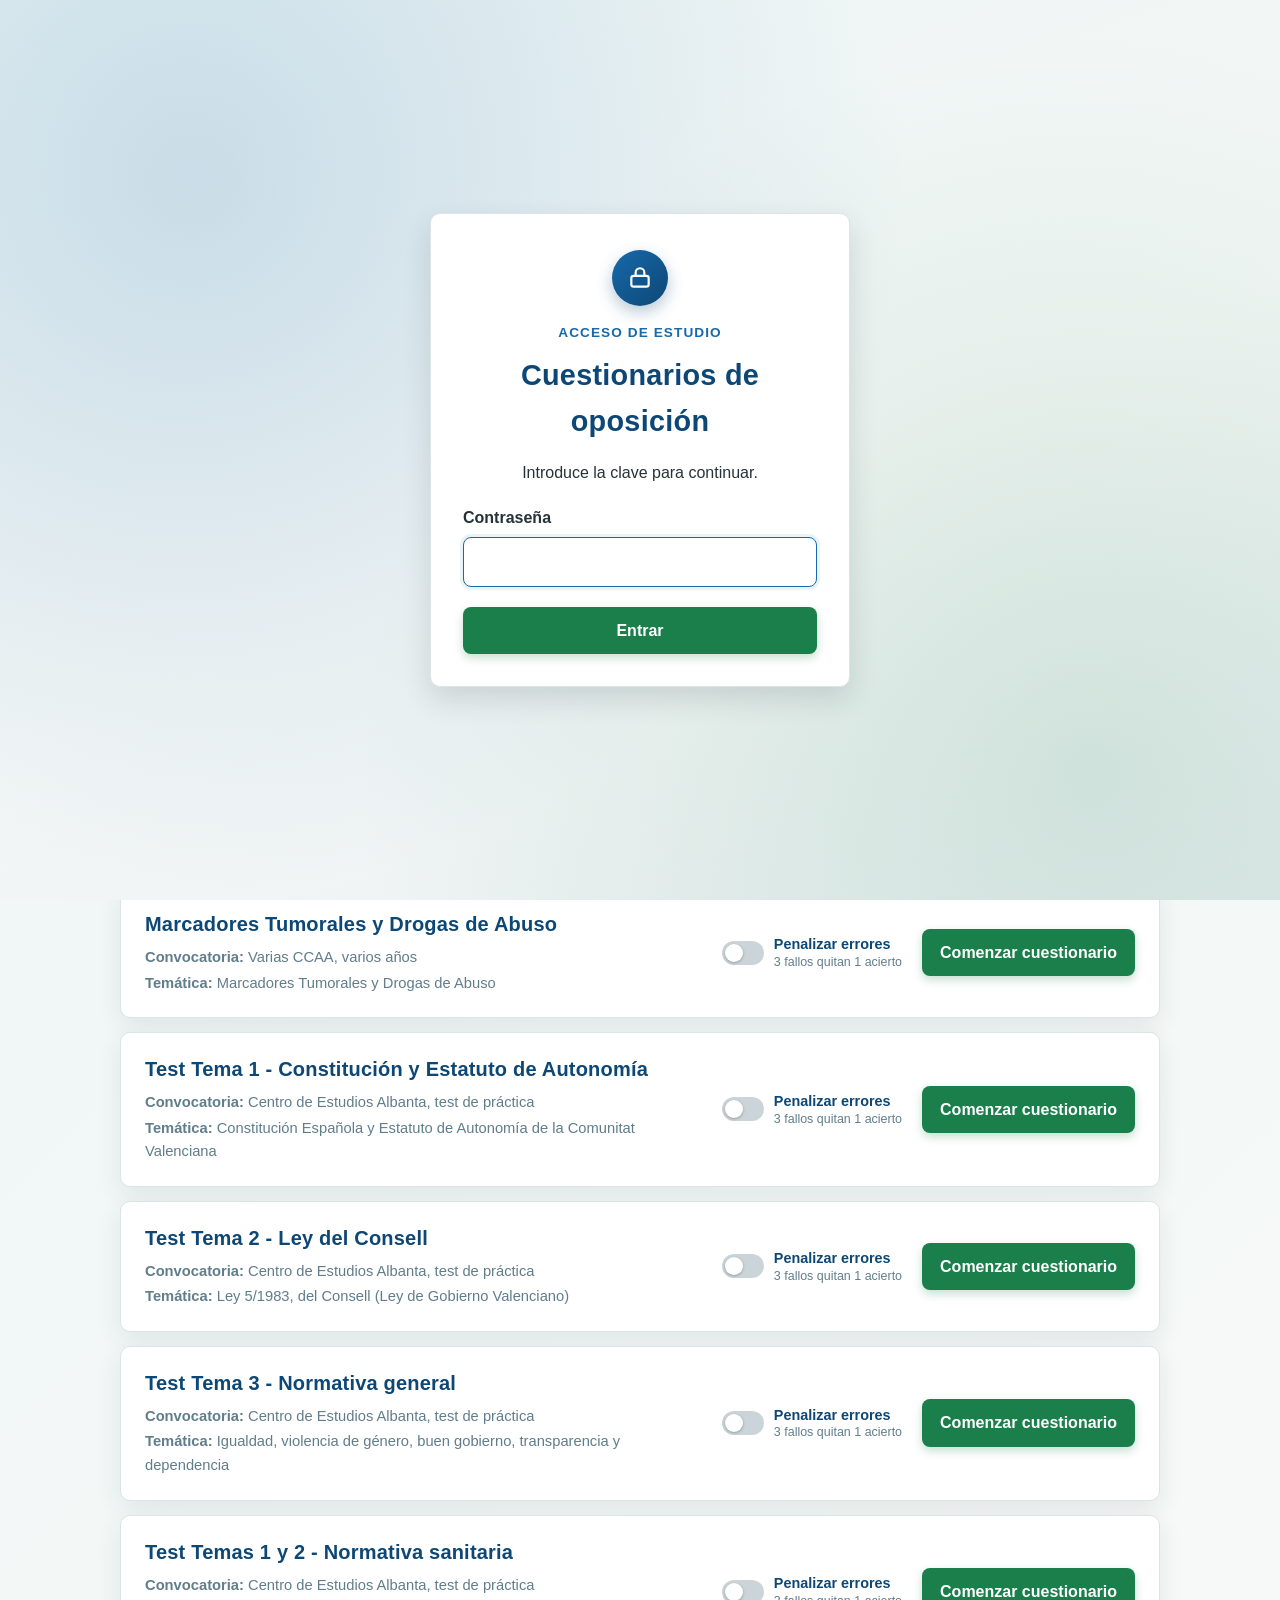
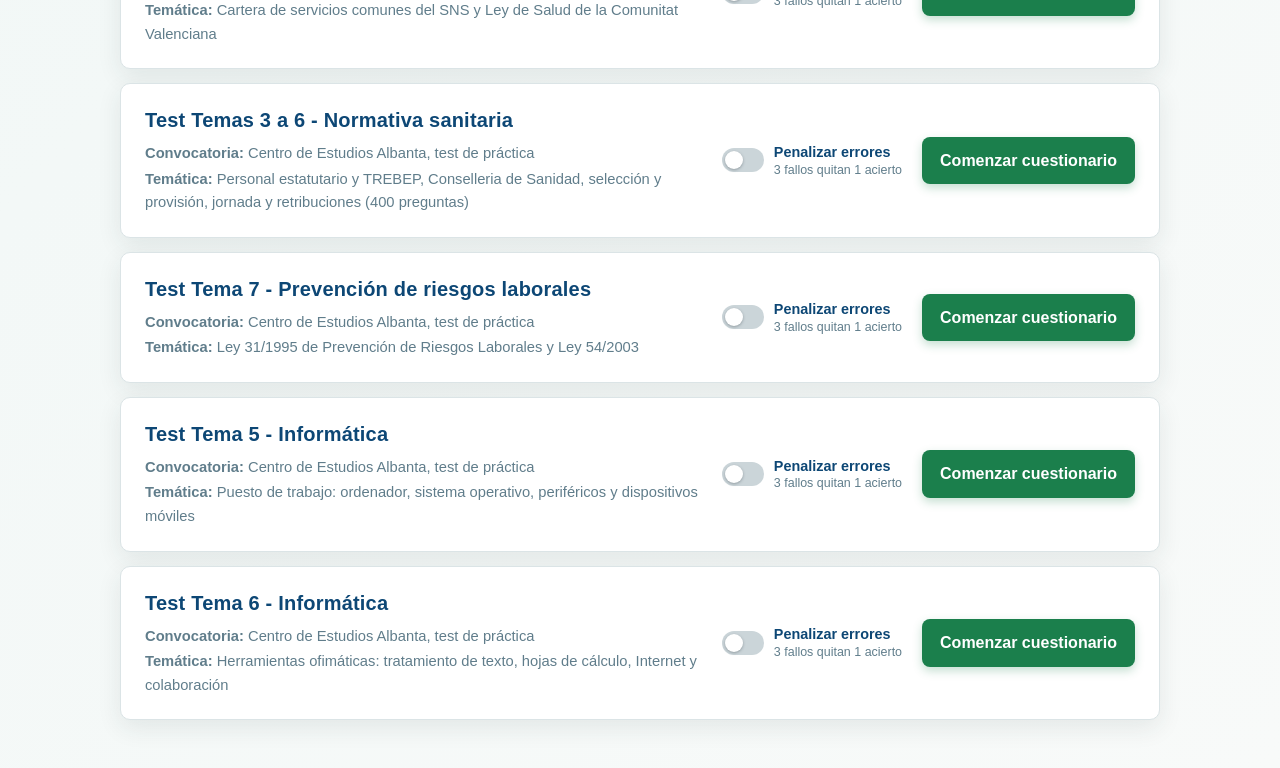
<file: index.html>
<!doctype html>
<html lang="es">
  <head>
    <meta charset="UTF-8" />
    <meta name="viewport" content="width=device-width, initial-scale=1" />
    <title>Cuestionarios de oposición</title>
    <link rel="stylesheet" href="css/styles.css" />
  </head>
  <body class="indice-page">
    <main class="indice-contenido">
      <div class="barra-flotante">
        <button
          type="button"
          class="ajustes-boton"
          id="ayuda-toggle"
          aria-haspopup="dialog"
          aria-label="Ayuda"
        >
          <svg
            viewBox="0 0 24 24"
            width="20"
            height="20"
            fill="none"
            stroke="currentColor"
            stroke-width="2"
            stroke-linecap="round"
            stroke-linejoin="round"
          >
            <circle cx="12" cy="12" r="10"></circle>
            <path d="M9.09 9a3 3 0 0 1 5.83 1c0 2-3 3-3 3"></path>
            <line x1="12" y1="17" x2="12.01" y2="17"></line>
          </svg>
        </button>
        <div class="ajustes-menu">
          <button
            type="button"
            class="ajustes-boton"
            id="ajustes-toggle"
            aria-haspopup="true"
            aria-expanded="false"
            aria-label="Opciones"
          >
            <svg
              viewBox="0 0 24 24"
              width="20"
              height="20"
              fill="none"
              stroke="currentColor"
              stroke-width="2"
              stroke-linecap="round"
              stroke-linejoin="round"
            >
              <circle cx="12" cy="12" r="3"></circle>
              <path
                d="M19.4 15a1.65 1.65 0 0 0 .33 1.82l.06.06a2 2 0 1 1-2.83 2.83l-.06-.06a1.65 1.65 0 0 0-1.82-.33 1.65 1.65 0 0 0-1 1.51V21a2 2 0 0 1-4 0v-.09A1.65 1.65 0 0 0 9 19.4a1.65 1.65 0 0 0-1.82.33l-.06.06a2 2 0 1 1-2.83-2.83l.06-.06a1.65 1.65 0 0 0 .33-1.82 1.65 1.65 0 0 0-1.51-1H3a2 2 0 0 1 0-4h.09A1.65 1.65 0 0 0 4.6 9a1.65 1.65 0 0 0-.33-1.82l-.06-.06a2 2 0 1 1 2.83-2.83l.06.06a1.65 1.65 0 0 0 1.82.33H9a1.65 1.65 0 0 0 1-1.51V3a2 2 0 0 1 4 0v.09a1.65 1.65 0 0 0 1 1.51 1.65 1.65 0 0 0 1.82-.33l.06-.06a2 2 0 1 1 2.83 2.83l-.06.06a1.65 1.65 0 0 0-.33 1.82V9a1.65 1.65 0 0 0 1.51 1H21a2 2 0 0 1 0 4h-.09a1.65 1.65 0 0 0-1.51 1z"
              ></path>
            </svg>
          </button>
          <div class="ajustes-lista" id="ajustes-lista" hidden>
            <button type="button" id="borrar-fallos" class="ajustes-item">
              Eliminar registros de respuestas
            </button>
            <button type="button" id="restablecer-todo" class="ajustes-item">
              Restablecer todo
            </button>
          </div>
        </div>
      </div>

      <div class="ayuda-overlay" id="ayuda-overlay" hidden>
        <div class="ayuda-panel" role="dialog" aria-label="Ayuda">
          <button
            type="button"
            class="ayuda-cerrar"
            id="ayuda-cerrar"
            aria-label="Cerrar"
          >
            <svg
              viewBox="0 0 24 24"
              width="16"
              height="16"
              fill="none"
              stroke="currentColor"
              stroke-width="2.5"
              stroke-linecap="round"
              stroke-linejoin="round"
            >
              <line x1="18" y1="6" x2="6" y2="18"></line>
              <line x1="6" y1="6" x2="18" y2="18"></line>
            </svg>
          </button>
          <h2>Cómo funciona</h2>
          <div class="ayuda-seccion">
            <h3>Hacer un cuestionario</h3>
            <p>
              Elige uno del listado y pulsa "Comenzar cuestionario". Marca tus
              respuestas y pulsa "Corregir examen" para ver los aciertos y
              fallos, o "Reiniciar cuestionario" para volver a empezar.
            </p>
          </div>
          <div class="ayuda-seccion">
            <h3>Continuar donde lo dejaste</h3>
            <p>
              Mientras no corrijas el examen, tus respuestas marcadas ese día
              se guardan solas en el navegador. Puedes salir con "Volver al
              índice" y el botón cambiará a "Continuar cuestionario". Al día
              siguiente el cuestionario vuelve a empezar en blanco.
            </p>
          </div>
          <div class="ayuda-seccion">
            <h3>Penalizar errores</h3>
            <p>
              Activa el interruptor de un cuestionario antes de entrar para
              que cada 3 fallos resten 1 acierto en el porcentaje final. Se
              desactiva solo cada vez que vuelves a entrar.
            </p>
          </div>
          <div class="ayuda-seccion">
            <h3>Llevar tus datos a otro dispositivo</h3>
            <p>
              En "Gestionar datos de estudio" puedes exportar un archivo con
              tus respuestas y fallos guardados, y luego importarlo en otro
              navegador u ordenador para seguir donde lo dejaste.
            </p>
          </div>
          <div class="ayuda-seccion">
            <h3>Opciones (icono de engranaje)</h3>
            <p>
              Desde ahí puedes borrar solo el registro de preguntas falladas,
              o restablecer todos los datos guardados si quieres empezar de
              cero.
            </p>
          </div>
          <div class="ayuda-seccion">
            <h3>Añadir un cuestionario nuevo</h3>
            <ol class="ayuda-pasos">
              <li>Abre la carpeta del proyecto en VSCode.</li>
              <li>
                Copia el PDF del examen dentro de la carpeta
                <code>assets/pdfs</code>.
              </li>
              <li>
                Arriba a la derecha, cambia el chat de Copilot a
                <strong>Claude Code</strong>.
              </li>
              <li>
                Escríbele algo como: "He dejado un nuevo PDF en assets/pdfs,
                genera un nuevo cuestionario a partir de él".
              </li>
              <li>
                Claude Code creará el cuestionario y lo añadirá al listado;
                revisa que todo esté correcto y ya estará disponible aquí.
              </li>
            </ol>
          </div>
          <p class="ayuda-nota">
            Todo se guarda únicamente en tu navegador: nada se envía a ningún
            servidor.
          </p>
        </div>
      </div>

      <div class="indice-hero">
        <p class="indice-kicker">Banco de estudio</p>
        <h1>Cuestionarios de oposición</h1>
        <p class="indice-descripcion">
          Selecciona un cuestionario para comenzar. La colección irá creciendo
          a medida que incorporemos nuevos exámenes.
        </p>
      </div>
      <details class="datos-locales">
        <summary>Gestionar datos de estudio</summary>
        <div class="datos-locales-contenido">
          <p>
            Exporta tus respuestas y preguntas falladas para trasladarlas a otro
            dispositivo.
          </p>
          <div class="indice-acciones" aria-label="Gestión de datos locales">
            <button
              class="boton boton-secundario"
              id="exportar-datos"
              type="button"
            >
              Exportar datos
            </button>
            <label class="boton boton-principal" for="importar-datos">
              Importar datos
              <input
                id="importar-datos"
                type="file"
                accept="application/json"
                hidden
              />
            </label>
          </div>
          <ol class="datos-instrucciones">
            <li>
              Pulsa <strong>Exportar datos</strong> en el dispositivo de origen.
            </li>
            <li>
              Transfiere <strong>datos-cuestionarios.json</strong> por correo,
              nube o USB.
            </li>
            <li>
              En el dispositivo nuevo, pulsa <strong>Importar datos</strong> y
              selecciona el archivo.
            </li>
          </ol>
        </div>
      </details>

      <section class="cuestionarios" aria-label="Cuestionarios disponibles">
        <article class="cuestionario" data-quiz-id="hematologia">
          <div class="cuestionario-info">
            <h2>Hematología</h2>
            <p><strong>Convocatoria:</strong> Andalucía, 2017</p>
            <p><strong>Temática:</strong> Hematología</p>
          </div>
          <div class="cuestionario-acciones">
            <label class="penalizacion-control">
              <span class="switch">
                <input type="checkbox" data-penalty-toggle />
                <span class="switch-riel"></span>
              </span>
              <span class="penalizacion-texto">
                Penalizar errores
                <small>3 fallos quitan 1 acierto</small>
              </span>
            </label>
            <a
              class="boton boton-principal quiz-link"
              href="assets/cuestionarios/hemato/Cuestionario_hemato.html"
              >Comenzar cuestionario</a
            >
          </div>
        </article>
        <article class="cuestionario" data-quiz-id="hemostiasia1">
          <div class="cuestionario-info">
            <h2>Hemostasia</h2>
            <p><strong>Convocatoria:</strong> Varias CCAA, varios años</p>
            <p><strong>Temática:</strong> Hemostasia</p>
          </div>
          <div class="cuestionario-acciones">
            <label class="penalizacion-control">
              <span class="switch">
                <input type="checkbox" data-penalty-toggle />
                <span class="switch-riel"></span>
              </span>
              <span class="penalizacion-texto">
                Penalizar errores
                <small>3 fallos quitan 1 acierto</small>
              </span>
            </label>
            <a
              class="boton boton-principal quiz-link"
              href="assets/cuestionarios/hemostiasia/hemostiasia1.html"
              >Comenzar cuestionario</a
            >
          </div>
        </article>
        <article class="cuestionario" data-quiz-id="banco-sangre1">
          <div class="cuestionario-info">
            <h2>Banco de Sangre</h2>
            <p><strong>Convocatoria:</strong> Varias CCAA, varios años</p>
            <p><strong>Temática:</strong> Banco de Sangre</p>
          </div>
          <div class="cuestionario-acciones">
            <label class="penalizacion-control">
              <span class="switch">
                <input type="checkbox" data-penalty-toggle />
                <span class="switch-riel"></span>
              </span>
              <span class="penalizacion-texto">
                Penalizar errores
                <small>3 fallos quitan 1 acierto</small>
              </span>
            </label>
            <a
              class="boton boton-principal quiz-link"
              href="assets/cuestionarios/banco-sangre/banco-sangre1.html"
              >Comenzar cuestionario</a
            >
          </div>
        </article>
        <article class="cuestionario" data-quiz-id="marcadores-tumorales1">
          <div class="cuestionario-info">
            <h2>Marcadores Tumorales y Drogas de Abuso</h2>
            <p><strong>Convocatoria:</strong> Varias CCAA, varios años</p>
            <p><strong>Temática:</strong> Marcadores Tumorales y Drogas de Abuso</p>
          </div>
          <div class="cuestionario-acciones">
            <label class="penalizacion-control">
              <span class="switch">
                <input type="checkbox" data-penalty-toggle />
                <span class="switch-riel"></span>
              </span>
              <span class="penalizacion-texto">
                Penalizar errores
                <small>3 fallos quitan 1 acierto</small>
              </span>
            </label>
            <a
              class="boton boton-principal quiz-link"
              href="assets/cuestionarios/marcadores-tumorales/marcadores-tumorales1.html"
              >Comenzar cuestionario</a
            >
          </div>
        </article>
        <article class="cuestionario" data-quiz-id="general-t1">
          <div class="cuestionario-info">
            <h2>Test Tema 1 - Constitución y Estatuto de Autonomía</h2>
            <p><strong>Convocatoria:</strong> Centro de Estudios Albanta, test de práctica</p>
            <p><strong>Temática:</strong> Constitución Española y Estatuto de Autonomía de la Comunitat Valenciana</p>
          </div>
          <div class="cuestionario-acciones">
            <label class="penalizacion-control">
              <span class="switch">
                <input type="checkbox" data-penalty-toggle />
                <span class="switch-riel"></span>
              </span>
              <span class="penalizacion-texto">
                Penalizar errores
                <small>3 fallos quitan 1 acierto</small>
              </span>
            </label>
            <a
              class="boton boton-principal quiz-link"
              href="assets/cuestionarios/general/general-t1.html"
              >Comenzar cuestionario</a
            >
          </div>
        </article>
        <article class="cuestionario" data-quiz-id="general-t2">
          <div class="cuestionario-info">
            <h2>Test Tema 2 - Ley del Consell</h2>
            <p><strong>Convocatoria:</strong> Centro de Estudios Albanta, test de práctica</p>
            <p><strong>Temática:</strong> Ley 5/1983, del Consell (Ley de Gobierno Valenciano)</p>
          </div>
          <div class="cuestionario-acciones">
            <label class="penalizacion-control">
              <span class="switch">
                <input type="checkbox" data-penalty-toggle />
                <span class="switch-riel"></span>
              </span>
              <span class="penalizacion-texto">
                Penalizar errores
                <small>3 fallos quitan 1 acierto</small>
              </span>
            </label>
            <a
              class="boton boton-principal quiz-link"
              href="assets/cuestionarios/general/general-t2.html"
              >Comenzar cuestionario</a
            >
          </div>
        </article>
        <article class="cuestionario" data-quiz-id="general-t3">
          <div class="cuestionario-info">
            <h2>Test Tema 3 - Normativa general</h2>
            <p><strong>Convocatoria:</strong> Centro de Estudios Albanta, test de práctica</p>
            <p><strong>Temática:</strong> Igualdad, violencia de género, buen gobierno, transparencia y dependencia</p>
          </div>
          <div class="cuestionario-acciones">
            <label class="penalizacion-control">
              <span class="switch">
                <input type="checkbox" data-penalty-toggle />
                <span class="switch-riel"></span>
              </span>
              <span class="penalizacion-texto">
                Penalizar errores
                <small>3 fallos quitan 1 acierto</small>
              </span>
            </label>
            <a
              class="boton boton-principal quiz-link"
              href="assets/cuestionarios/general/general-t3.html"
              >Comenzar cuestionario</a
            >
          </div>
        </article>
        <article class="cuestionario" data-quiz-id="sns-t1t2">
          <div class="cuestionario-info">
            <h2>Test Temas 1 y 2 - Normativa sanitaria</h2>
            <p><strong>Convocatoria:</strong> Centro de Estudios Albanta, test de práctica</p>
            <p><strong>Temática:</strong> Cartera de servicios comunes del SNS y Ley de Salud de la Comunitat Valenciana</p>
          </div>
          <div class="cuestionario-acciones">
            <label class="penalizacion-control">
              <span class="switch">
                <input type="checkbox" data-penalty-toggle />
                <span class="switch-riel"></span>
              </span>
              <span class="penalizacion-texto">
                Penalizar errores
                <small>3 fallos quitan 1 acierto</small>
              </span>
            </label>
            <a
              class="boton boton-principal quiz-link"
              href="assets/cuestionarios/sns/sns-t1t2.html"
              >Comenzar cuestionario</a
            >
          </div>
        </article>
        <article class="cuestionario" data-quiz-id="sns-t3t6">
          <div class="cuestionario-info">
            <h2>Test Temas 3 a 6 - Normativa sanitaria</h2>
            <p><strong>Convocatoria:</strong> Centro de Estudios Albanta, test de práctica</p>
            <p><strong>Temática:</strong> Personal estatutario y TREBEP, Conselleria de Sanidad, selección y provisión, jornada y retribuciones (400 preguntas)</p>
          </div>
          <div class="cuestionario-acciones">
            <label class="penalizacion-control">
              <span class="switch">
                <input type="checkbox" data-penalty-toggle />
                <span class="switch-riel"></span>
              </span>
              <span class="penalizacion-texto">
                Penalizar errores
                <small>3 fallos quitan 1 acierto</small>
              </span>
            </label>
            <a
              class="boton boton-principal quiz-link"
              href="assets/cuestionarios/sns/sns-t3t6.html"
              >Comenzar cuestionario</a
            >
          </div>
        </article>
        <article class="cuestionario" data-quiz-id="sns-t7">
          <div class="cuestionario-info">
            <h2>Test Tema 7 - Prevención de riesgos laborales</h2>
            <p><strong>Convocatoria:</strong> Centro de Estudios Albanta, test de práctica</p>
            <p><strong>Temática:</strong> Ley 31/1995 de Prevención de Riesgos Laborales y Ley 54/2003</p>
          </div>
          <div class="cuestionario-acciones">
            <label class="penalizacion-control">
              <span class="switch">
                <input type="checkbox" data-penalty-toggle />
                <span class="switch-riel"></span>
              </span>
              <span class="penalizacion-texto">
                Penalizar errores
                <small>3 fallos quitan 1 acierto</small>
              </span>
            </label>
            <a
              class="boton boton-principal quiz-link"
              href="assets/cuestionarios/sns/sns-t7.html"
              >Comenzar cuestionario</a
            >
          </div>
        </article>
        <article class="cuestionario" data-quiz-id="informatica-t5">
          <div class="cuestionario-info">
            <h2>Test Tema 5 - Informática</h2>
            <p><strong>Convocatoria:</strong> Centro de Estudios Albanta, test de práctica</p>
            <p><strong>Temática:</strong> Puesto de trabajo: ordenador, sistema operativo, periféricos y dispositivos móviles</p>
          </div>
          <div class="cuestionario-acciones">
            <label class="penalizacion-control">
              <span class="switch">
                <input type="checkbox" data-penalty-toggle />
                <span class="switch-riel"></span>
              </span>
              <span class="penalizacion-texto">
                Penalizar errores
                <small>3 fallos quitan 1 acierto</small>
              </span>
            </label>
            <a
              class="boton boton-principal quiz-link"
              href="assets/cuestionarios/informatica/informatica-t5.html"
              >Comenzar cuestionario</a
            >
          </div>
        </article>
        <article class="cuestionario" data-quiz-id="informatica-t6">
          <div class="cuestionario-info">
            <h2>Test Tema 6 - Informática</h2>
            <p><strong>Convocatoria:</strong> Centro de Estudios Albanta, test de práctica</p>
            <p><strong>Temática:</strong> Herramientas ofimáticas: tratamiento de texto, hojas de cálculo, Internet y colaboración</p>
          </div>
          <div class="cuestionario-acciones">
            <label class="penalizacion-control">
              <span class="switch">
                <input type="checkbox" data-penalty-toggle />
                <span class="switch-riel"></span>
              </span>
              <span class="penalizacion-texto">
                Penalizar errores
                <small>3 fallos quitan 1 acierto</small>
              </span>
            </label>
            <a
              class="boton boton-principal quiz-link"
              href="assets/cuestionarios/informatica/informatica-t6.html"
              >Comenzar cuestionario</a
            >
          </div>
        </article>
      </section>
    </main>
    <script src="js/access.js"></script>
    <script src="js/index.js"></script>
  </body>
</html>
</file>
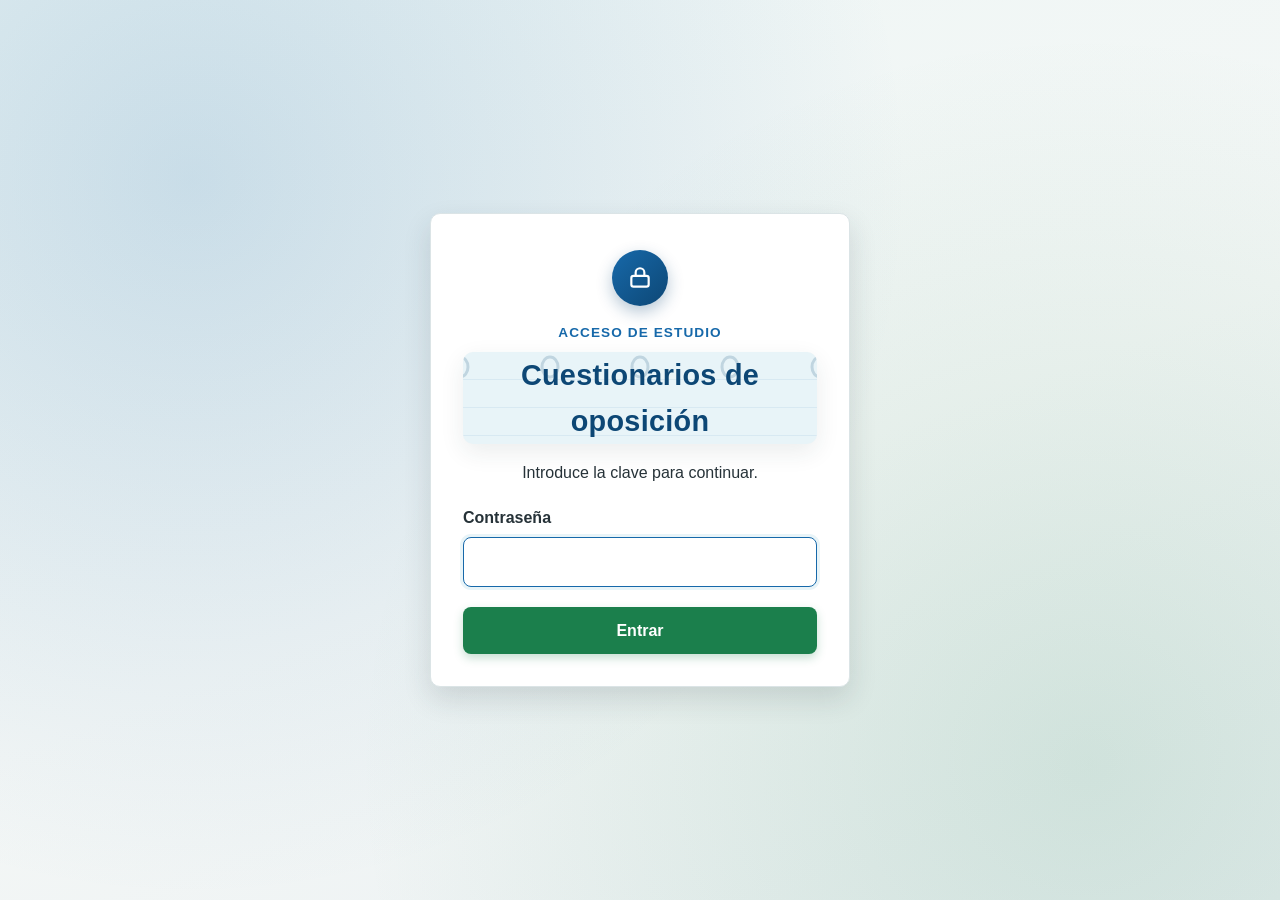
<file: assets/plantillas/plantilla-cuestionario.html>
<!doctype html>
<html lang="es">
  <head>
    <meta charset="UTF-8" />
    <meta name="viewport" content="width=device-width, initial-scale=1" />
    <title>[Título del cuestionario]</title>
    <link rel="stylesheet" href="../../../css/styles.css" />
  </head>
  <body class="quiz-page" data-quiz-id="[identificador-unico]">
    <a class="volver-indice" href="../../../index.html">Volver al índice</a>
    <h1>
      [Título del cuestionario]<br /><small>[Descripción o fuente]</small>
    </h1>

    <form id="quiz-form">
      <!-- Repite este bloque para cada convocatoria, comunidad o sección. -->
      <h2>[Comunidad o convocatoria] - [Año]</h2>

      <!-- Este bloque es opcional y sirve para describir un caso clínico. -->
      <!--
      <div class="intro-caso">
        [Enunciado del caso clínico o información previa]
      </div>
      -->

      <!-- Cada data-key debe ser único dentro de todos los cuestionarios. -->
      <div class="pregunta" data-key="[identificador-pregunta]">
        <div class="titulo-pregunta">[Número]. [Enunciado de la pregunta]</div>
        <ul class="opciones">
          <li>
            <label
              ><input type="radio" name="[identificador-pregunta]" value="a" />
              A) [Opción A]</label
            >
          </li>
          <li>
            <label
              ><input type="radio" name="[identificador-pregunta]" value="b" />
              B) [Opción B]</label
            >
          </li>
          <li>
            <label
              ><input type="radio" name="[identificador-pregunta]" value="c" />
              C) [Opción C]</label
            >
          </li>
          <li>
            <label
              ><input type="radio" name="[identificador-pregunta]" value="d" />
              D) [Opción D]</label
            >
          </li>
        </ul>
      </div>

      <!--
      Para una pregunta anulada:
      1. Mantén sus opciones y añade [ANULADA] al título.
      2. Usa "anulada" como valor en window.quizAnswers.
      -->
    </form>

    <div class="botones-container">
      <div id="resultado"></div>
      <button type="button" id="btn-continuar" hidden>
        Continuar cuestionario
      </button>
      <button type="button" id="btn-corregir">Corregir examen</button>
      <button type="button" id="btn-reiniciar">Reiniciar cuestionario</button>
    </div>

    <script>
      // Añade aquí una entrada por pregunta: "identificador": "a", "b", "c", "d" o "anulada".
      window.quizAnswers = {
        "[identificador-pregunta]": "[respuesta-correcta]",
      };
    </script>
    <script src="../../../js/access.js"></script>
    <script src="../../../js/quiz.js"></script>
  </body>
</html>
</file>
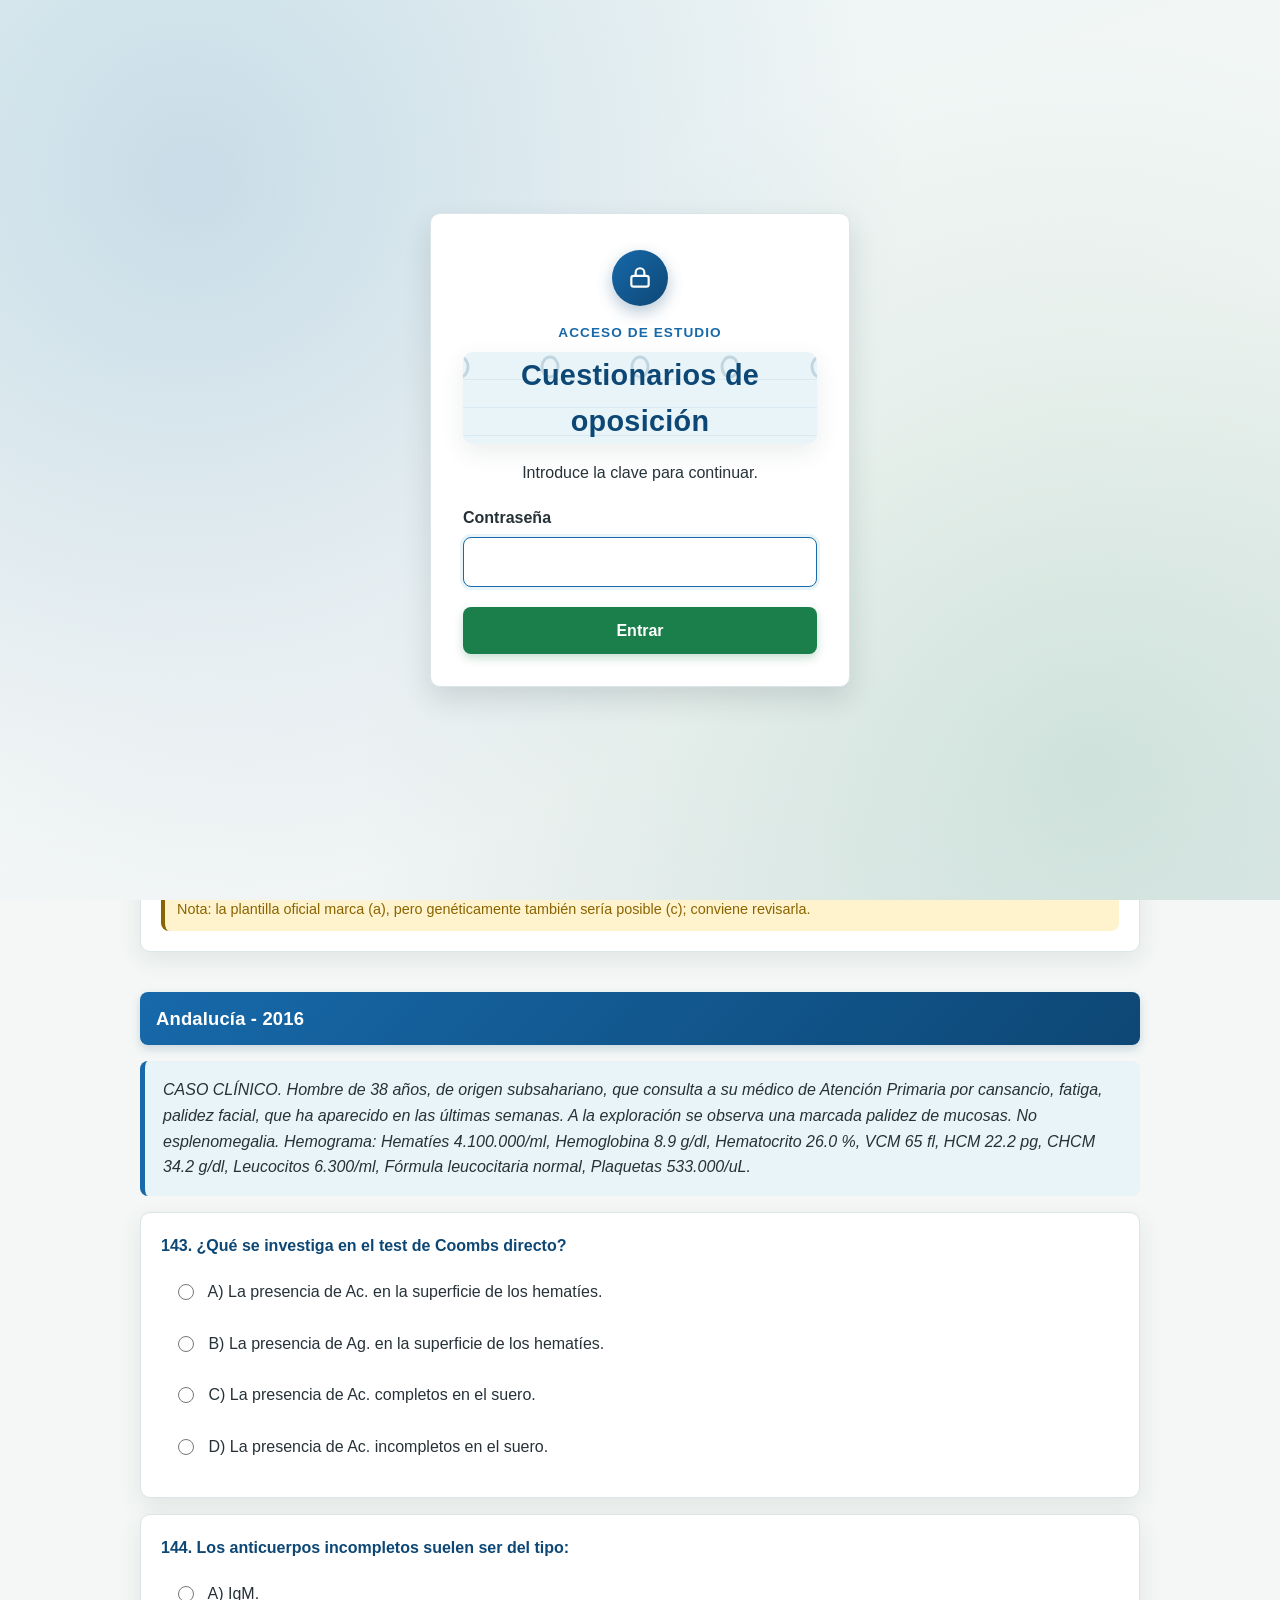
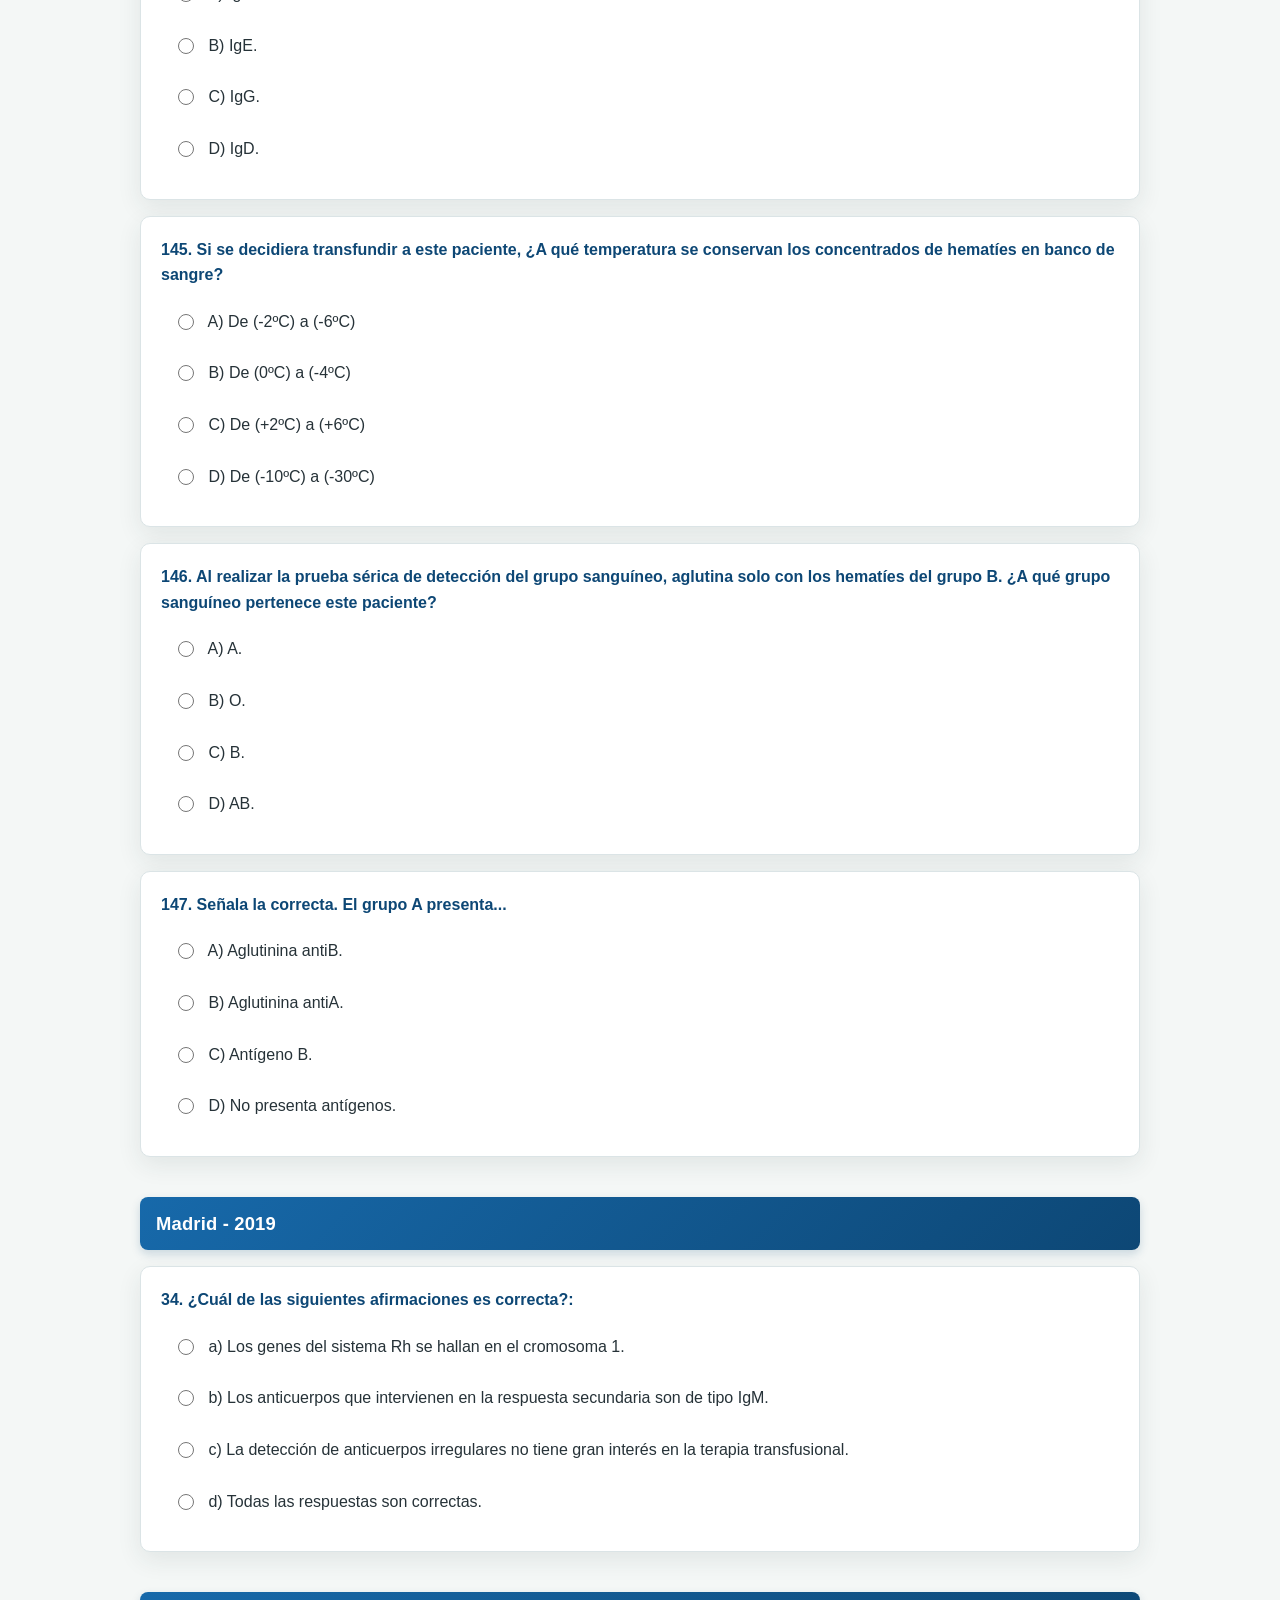
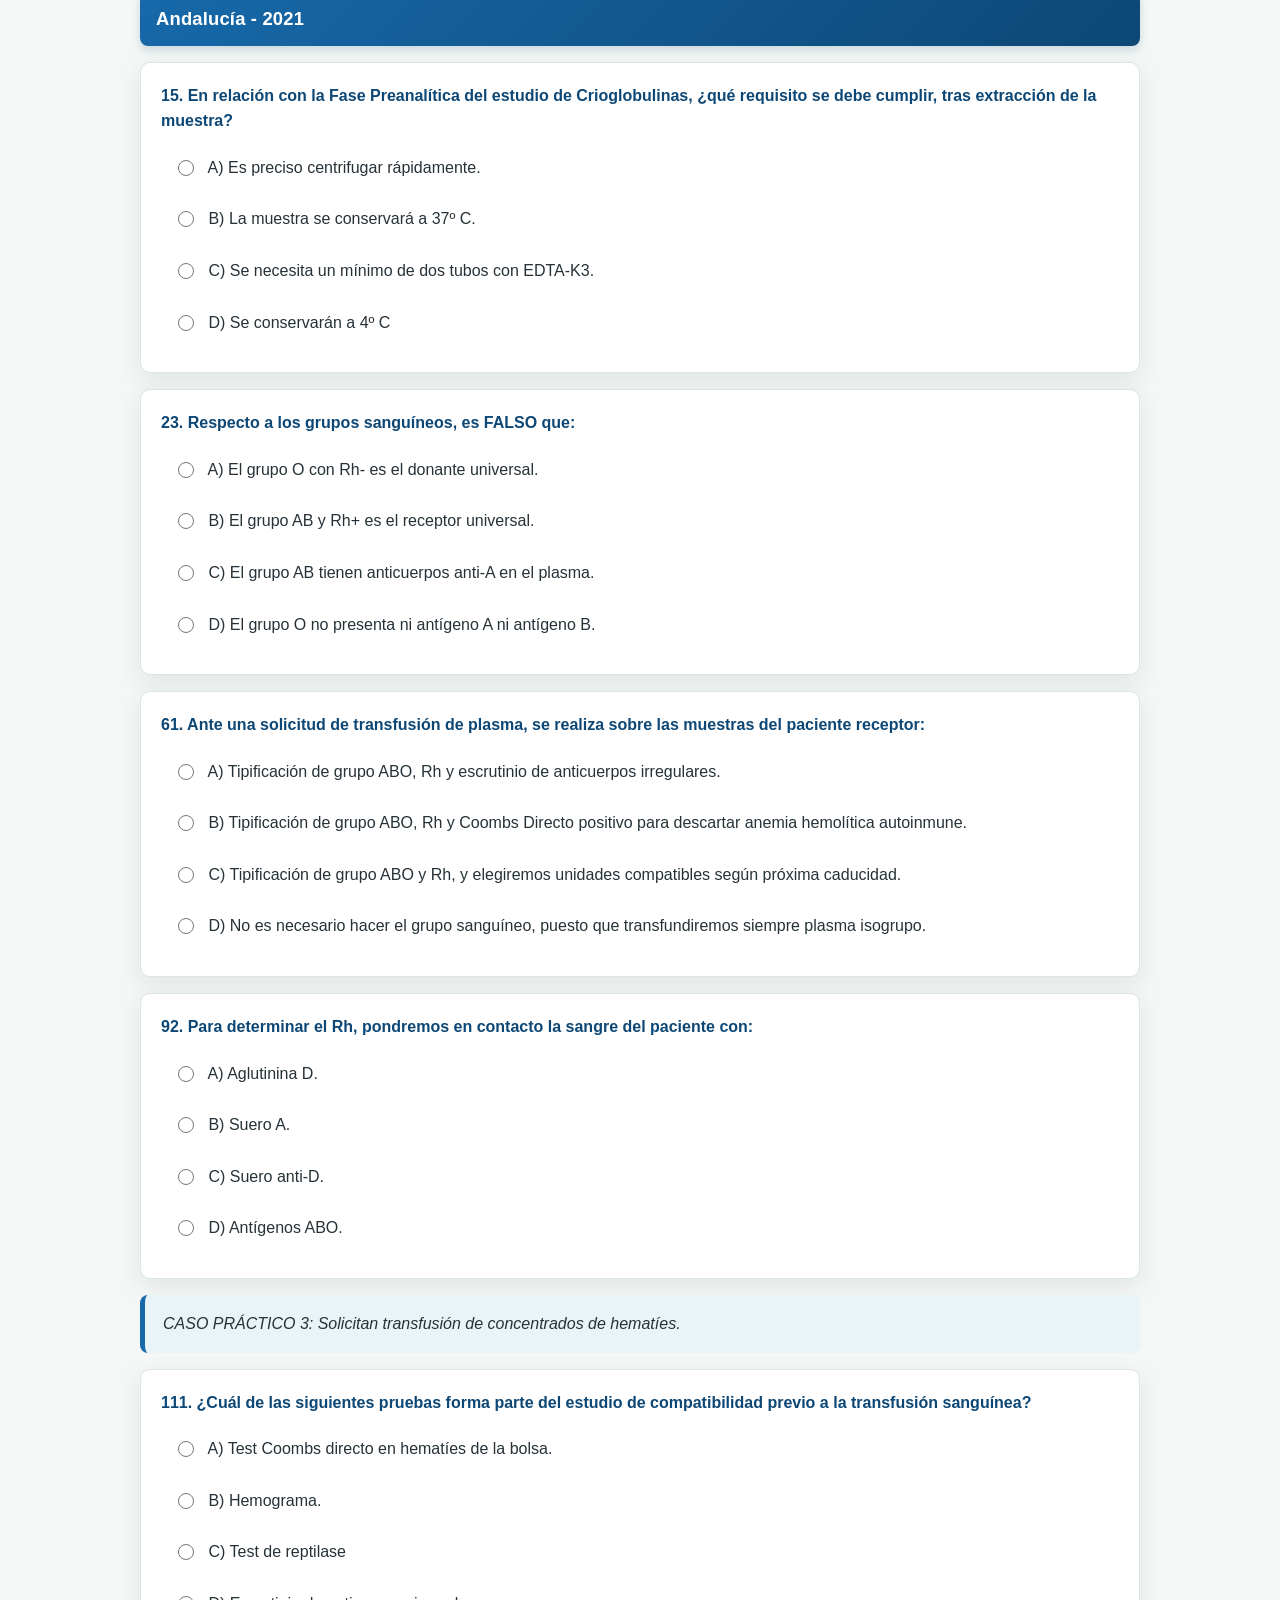
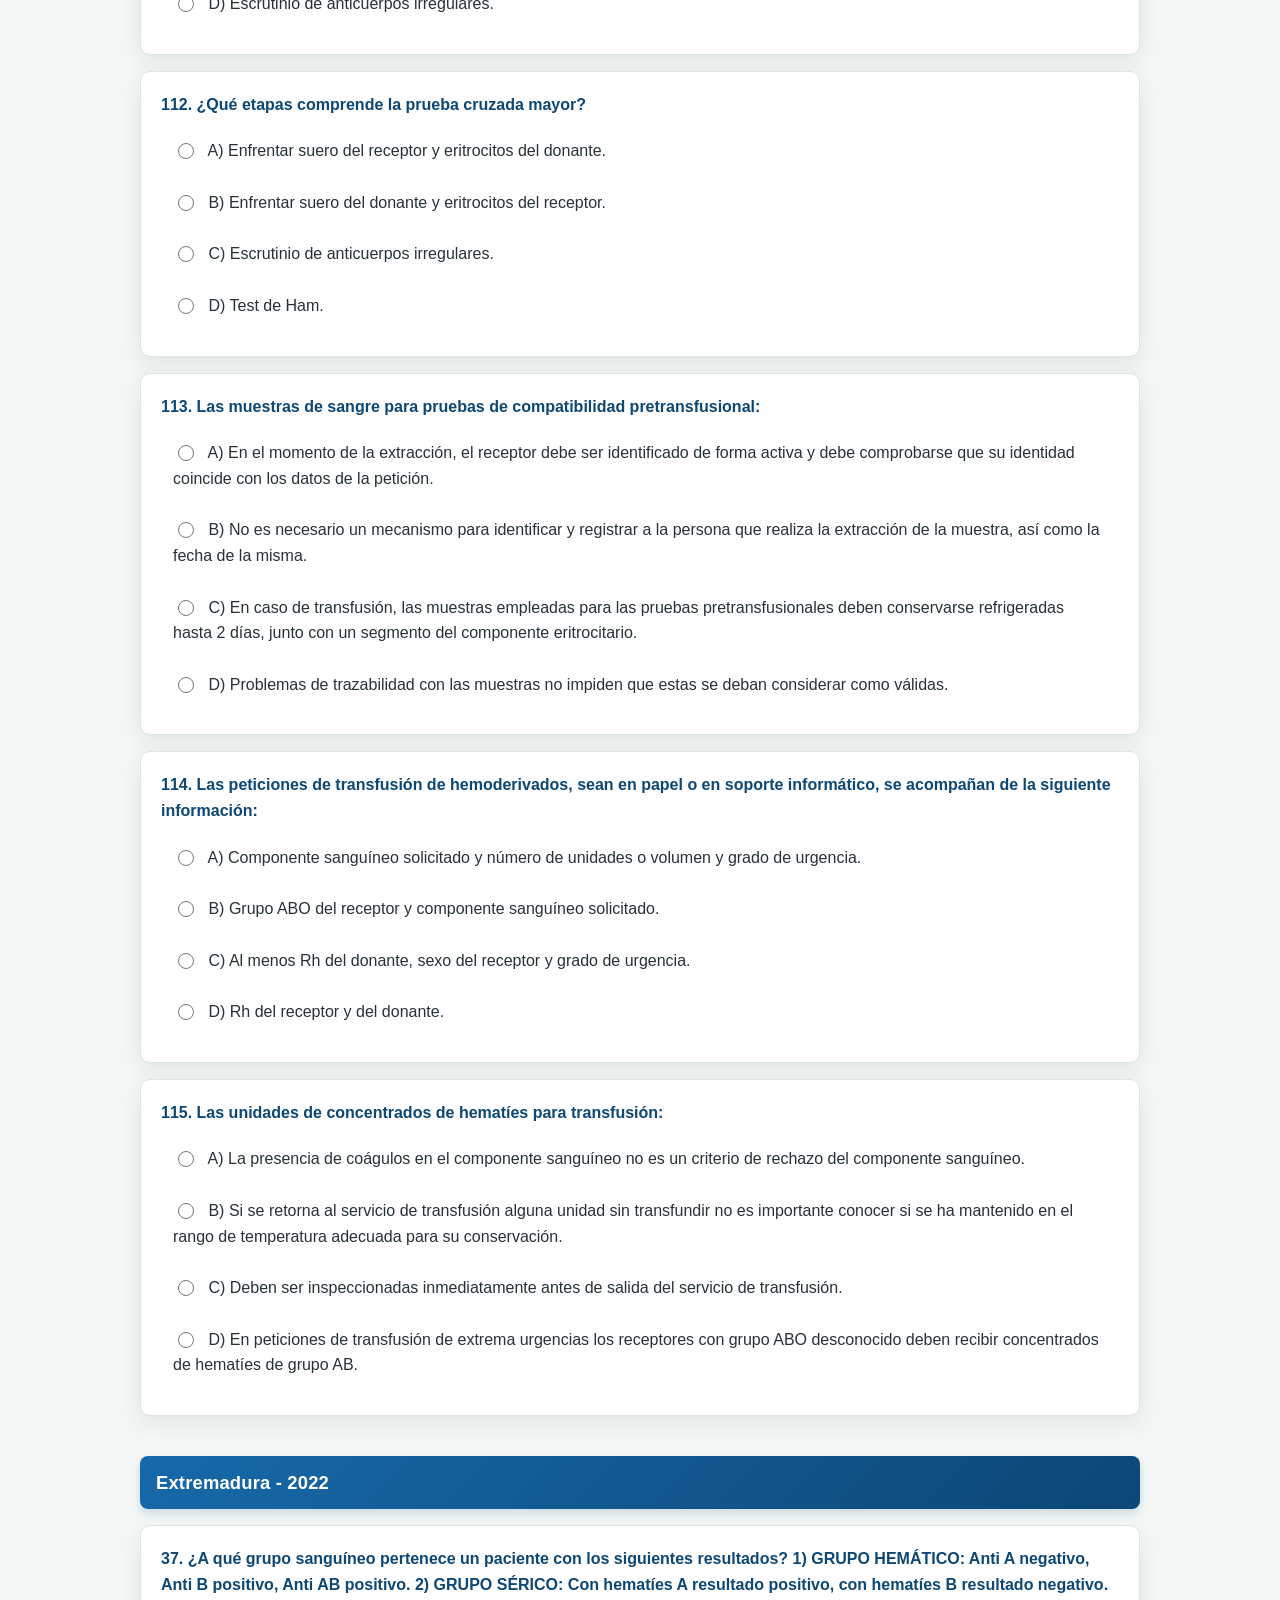
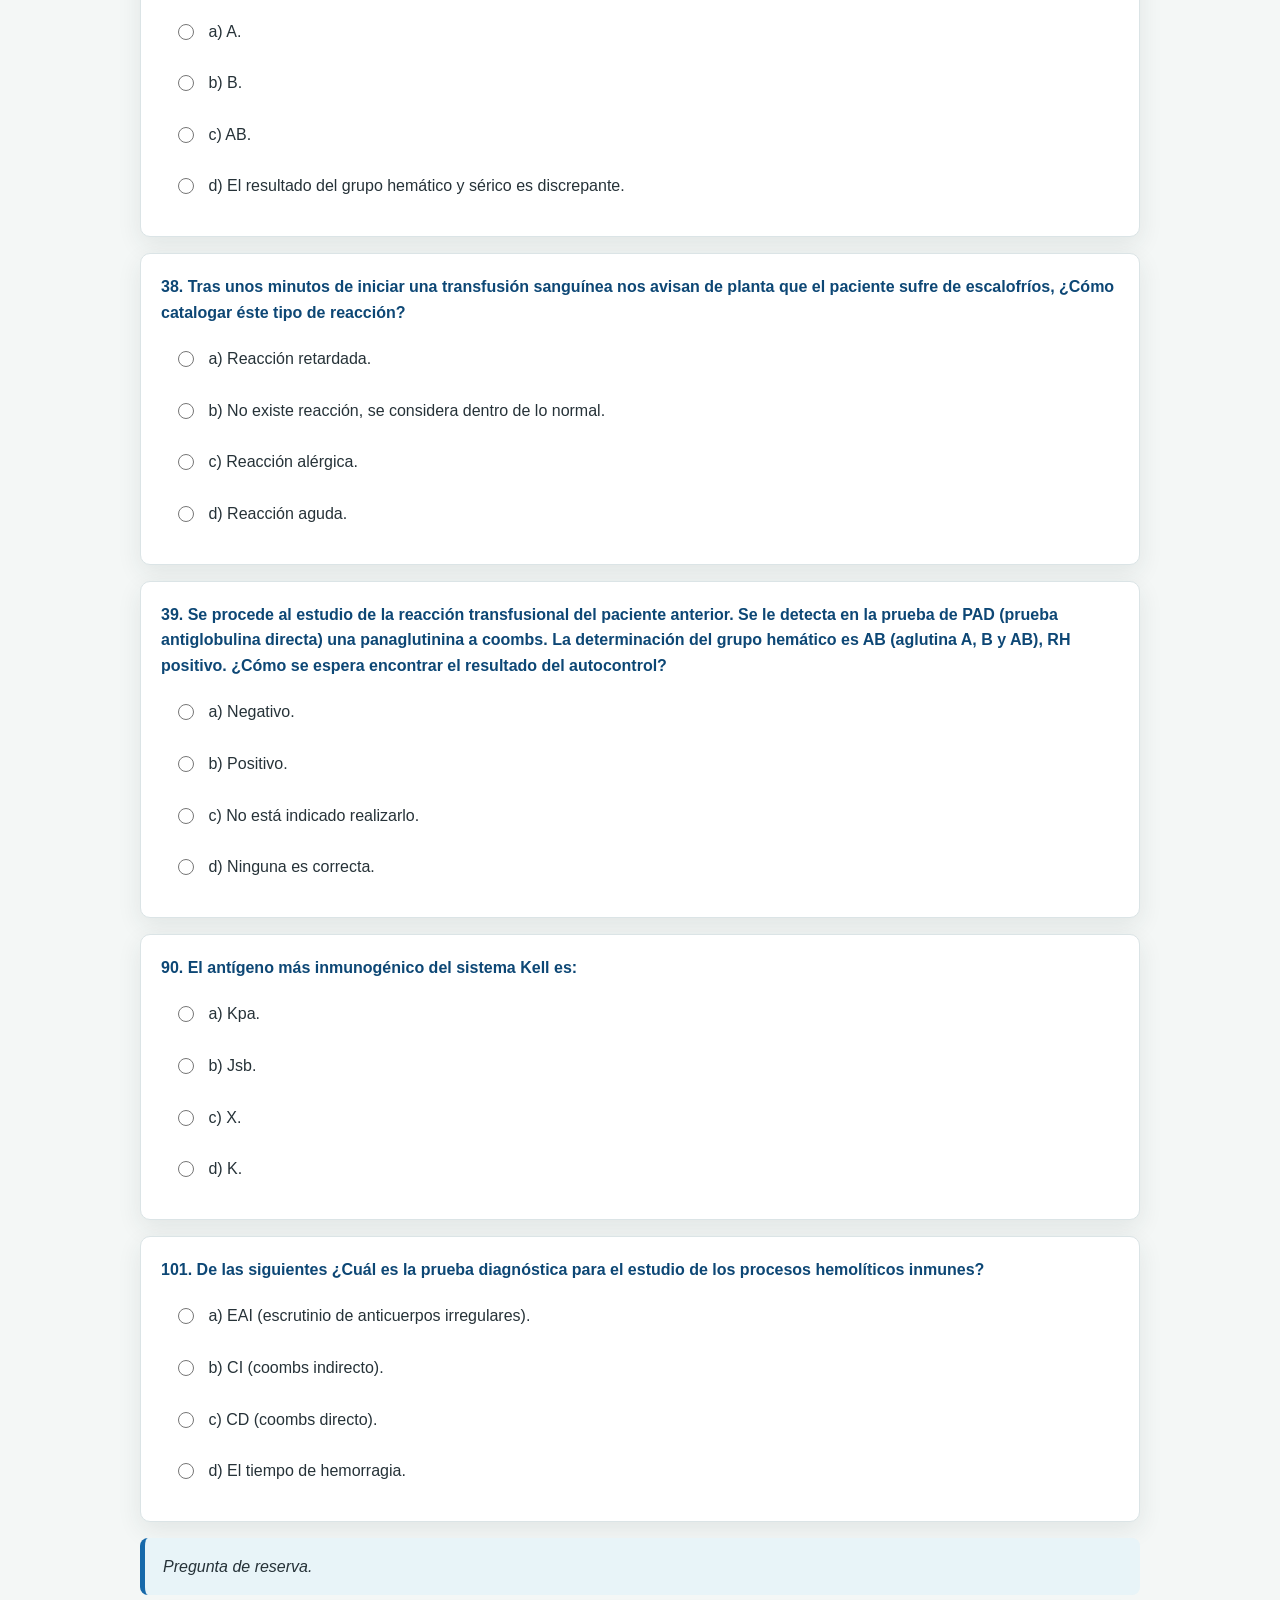
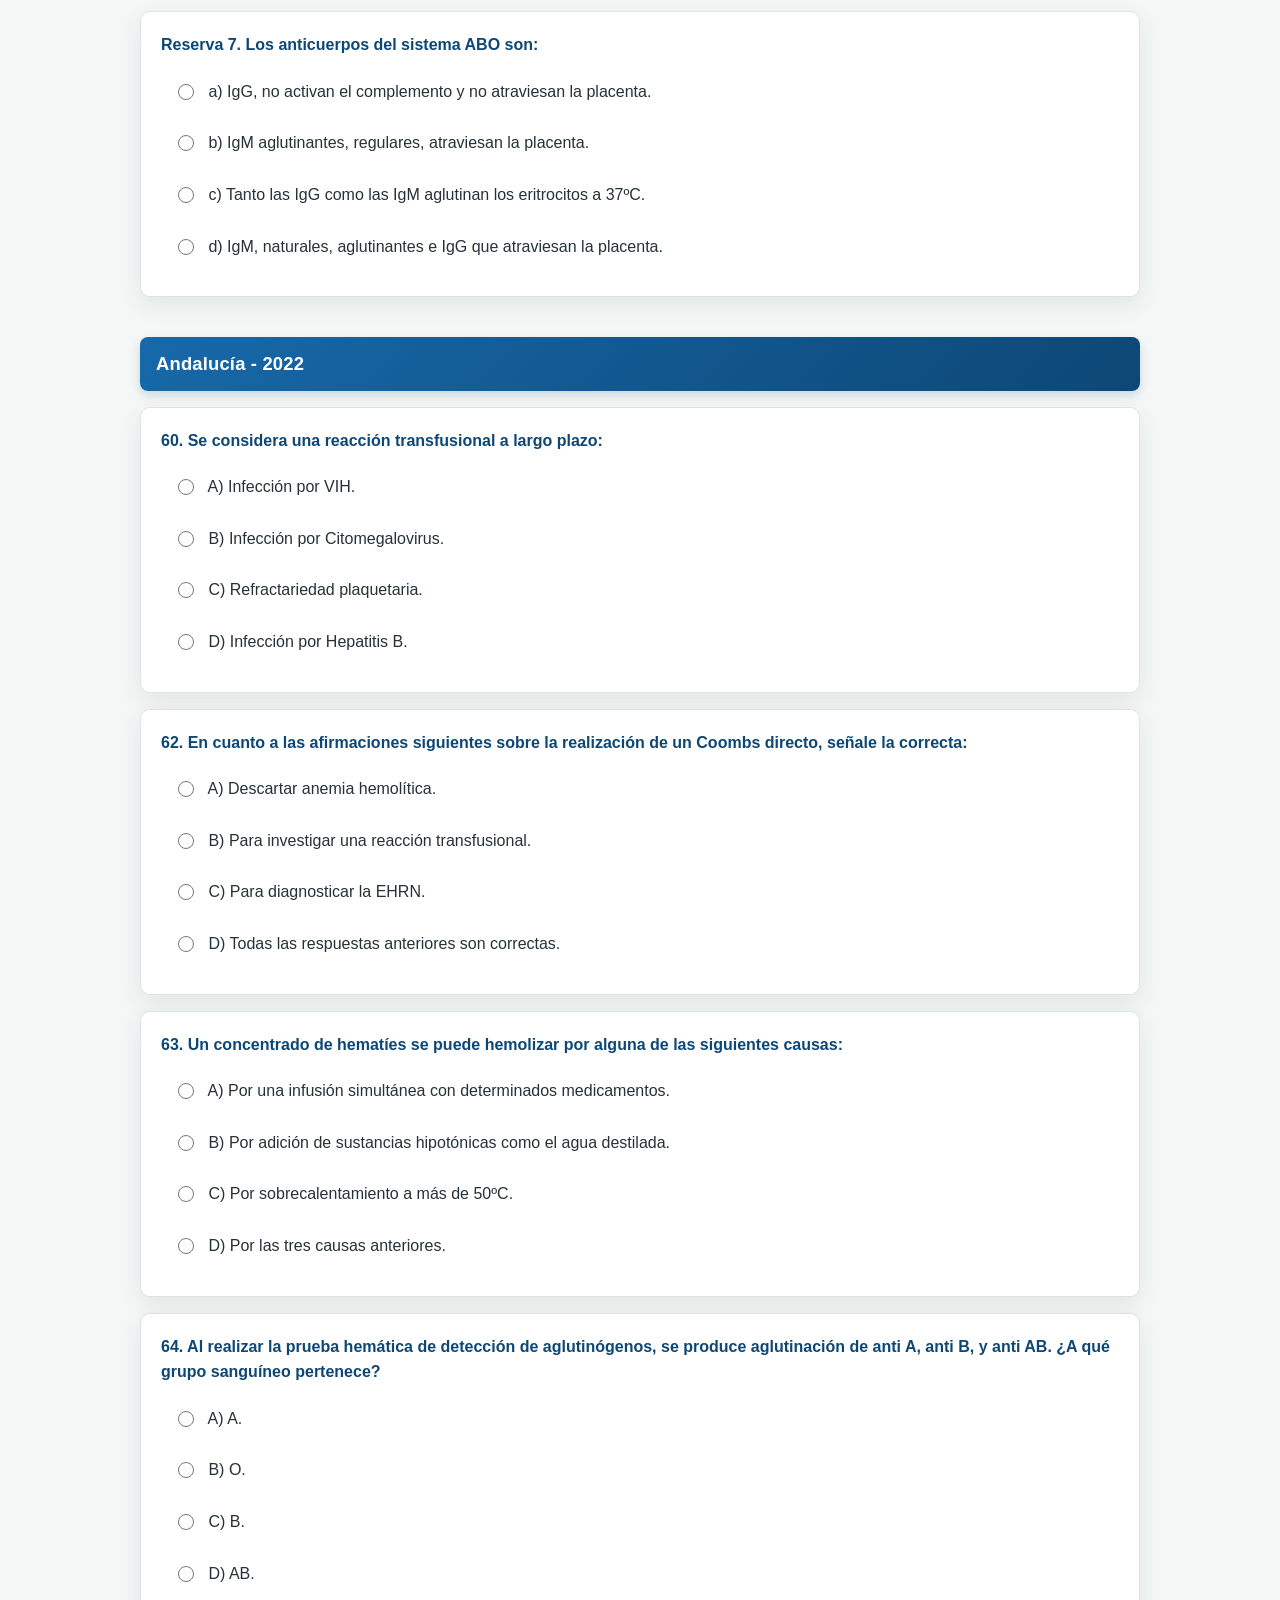
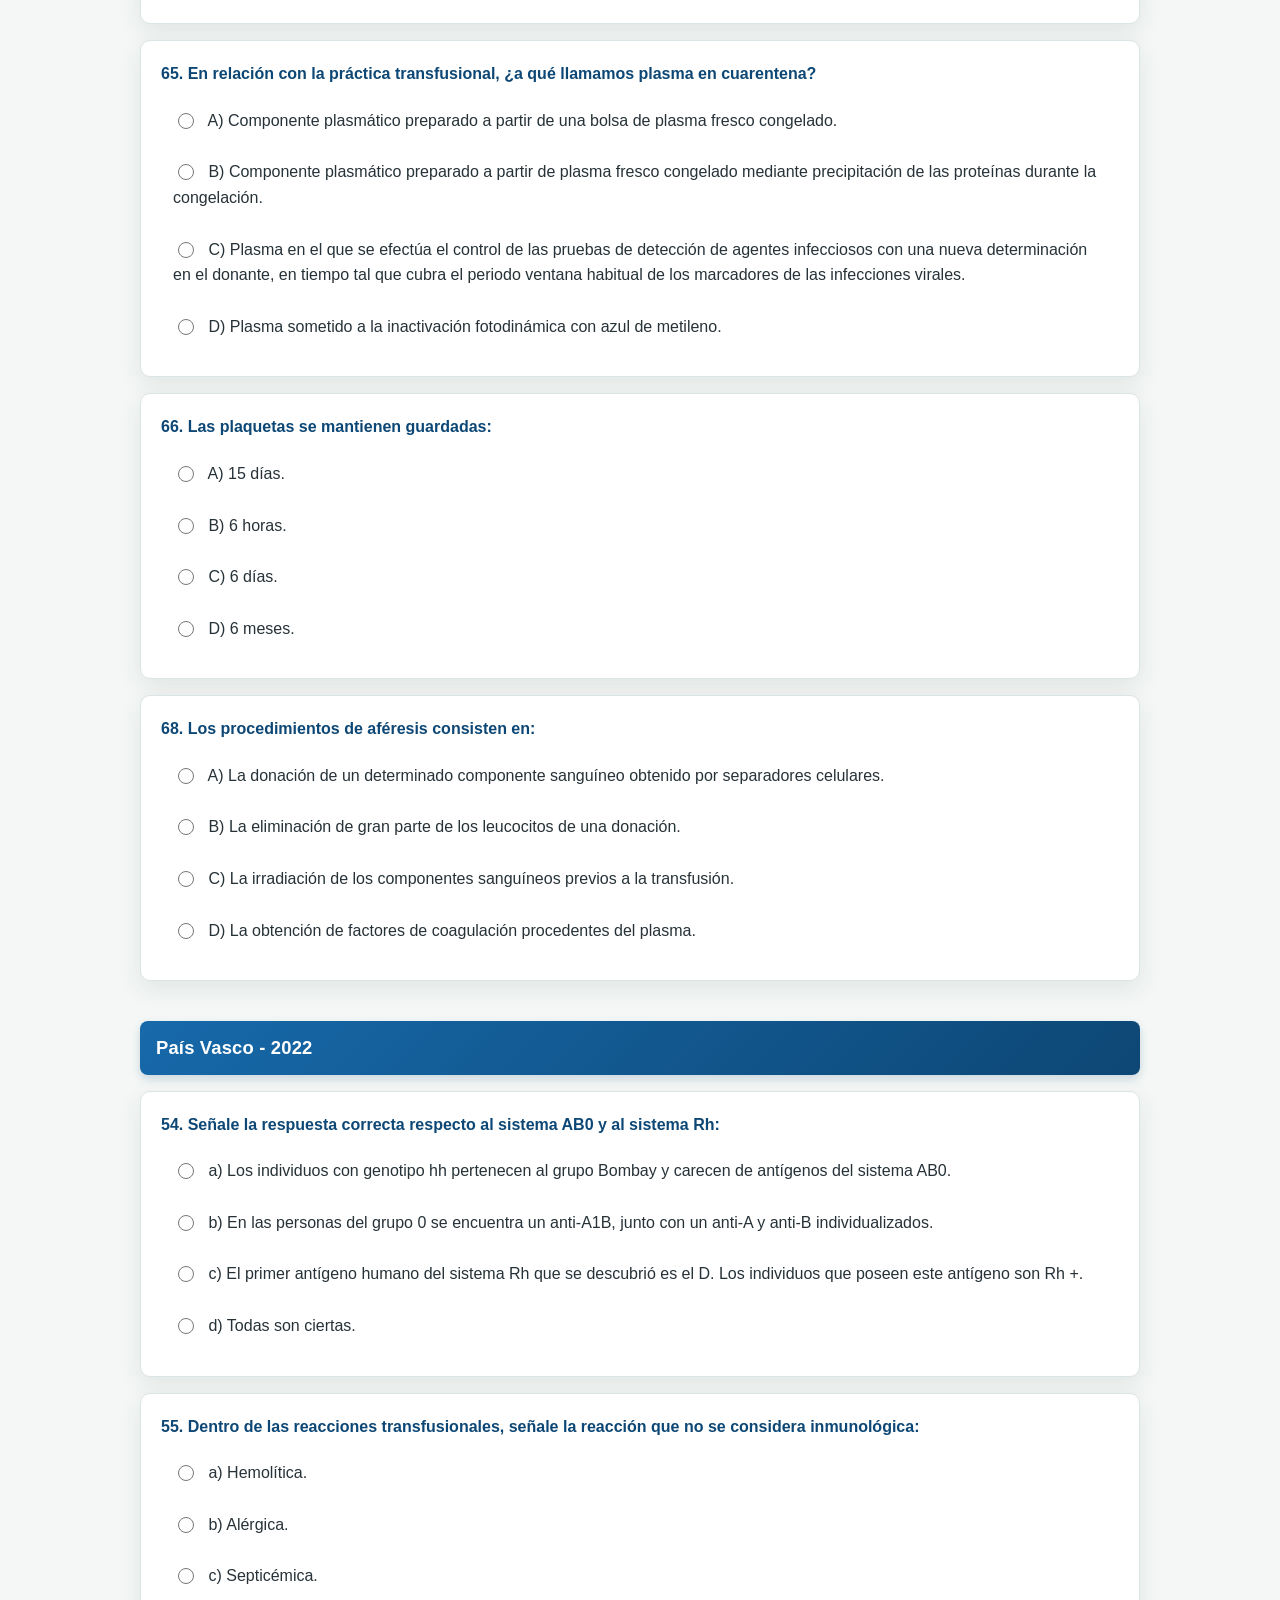
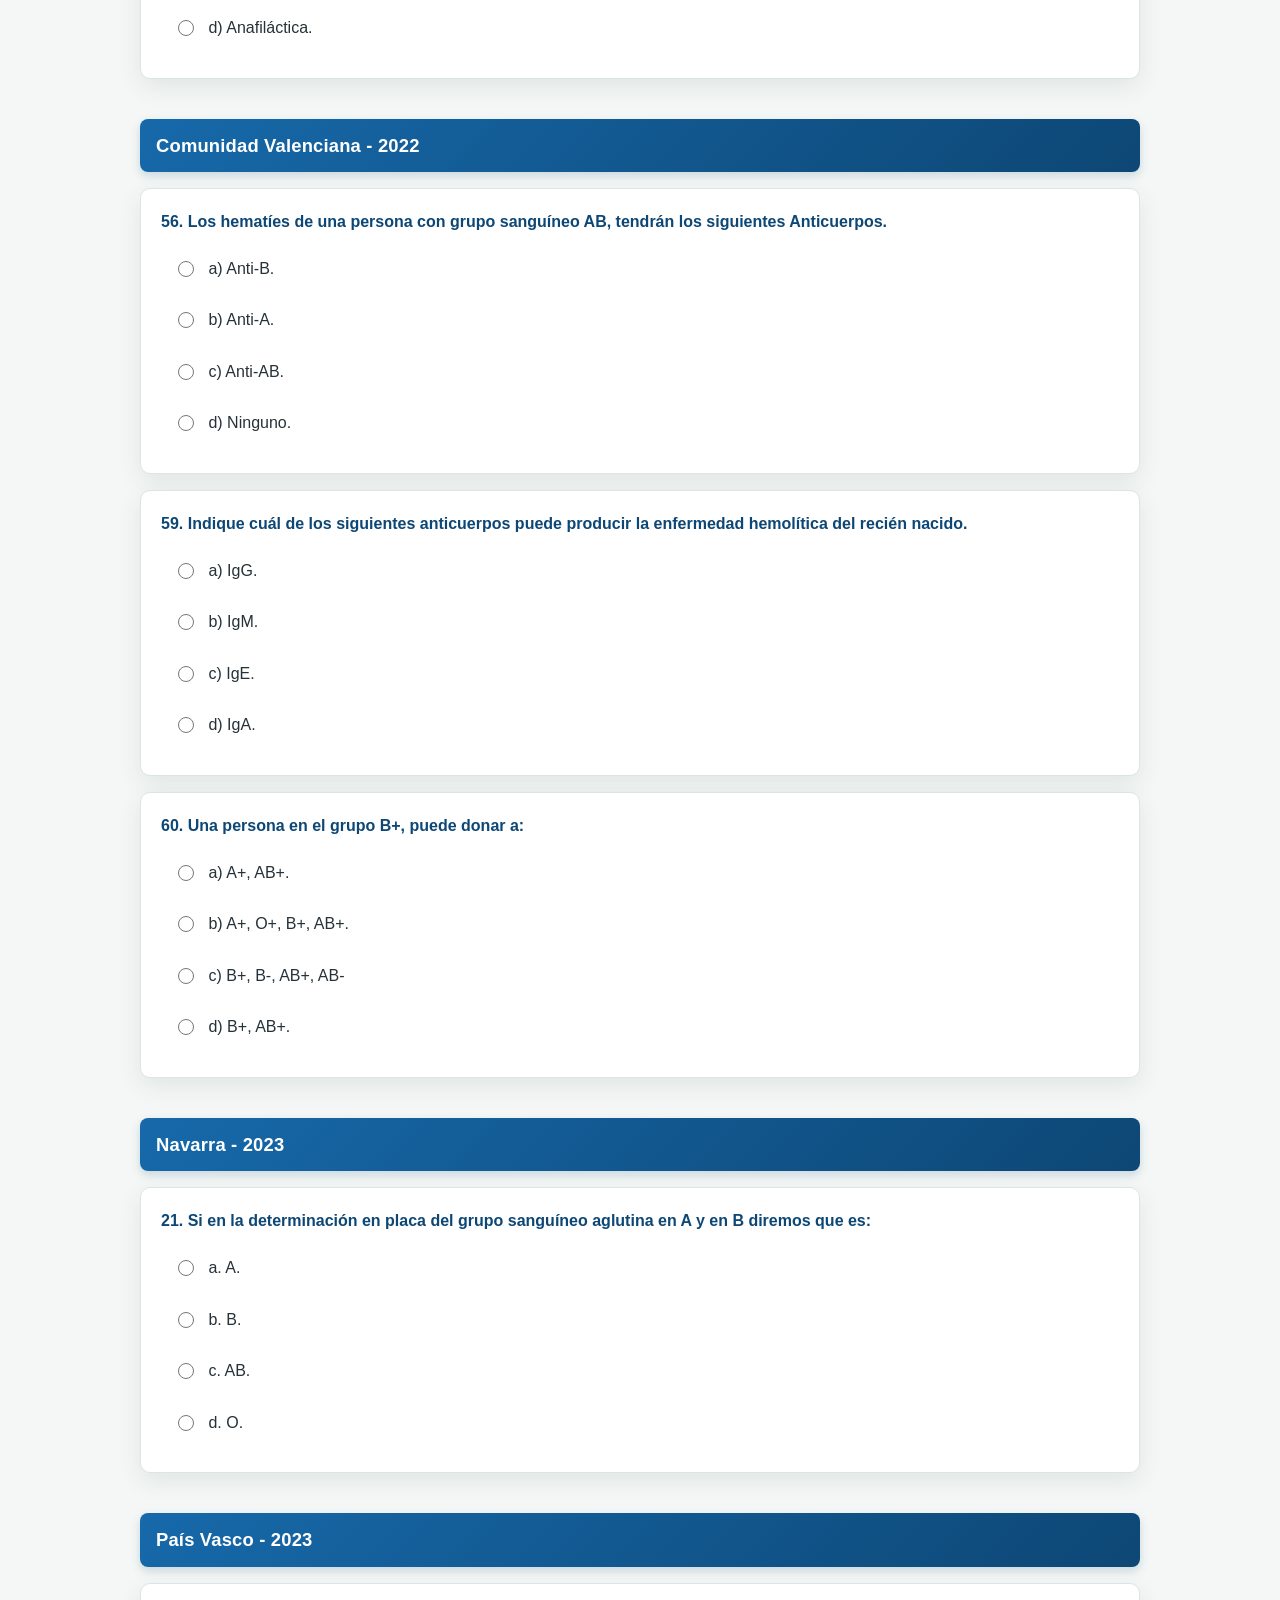
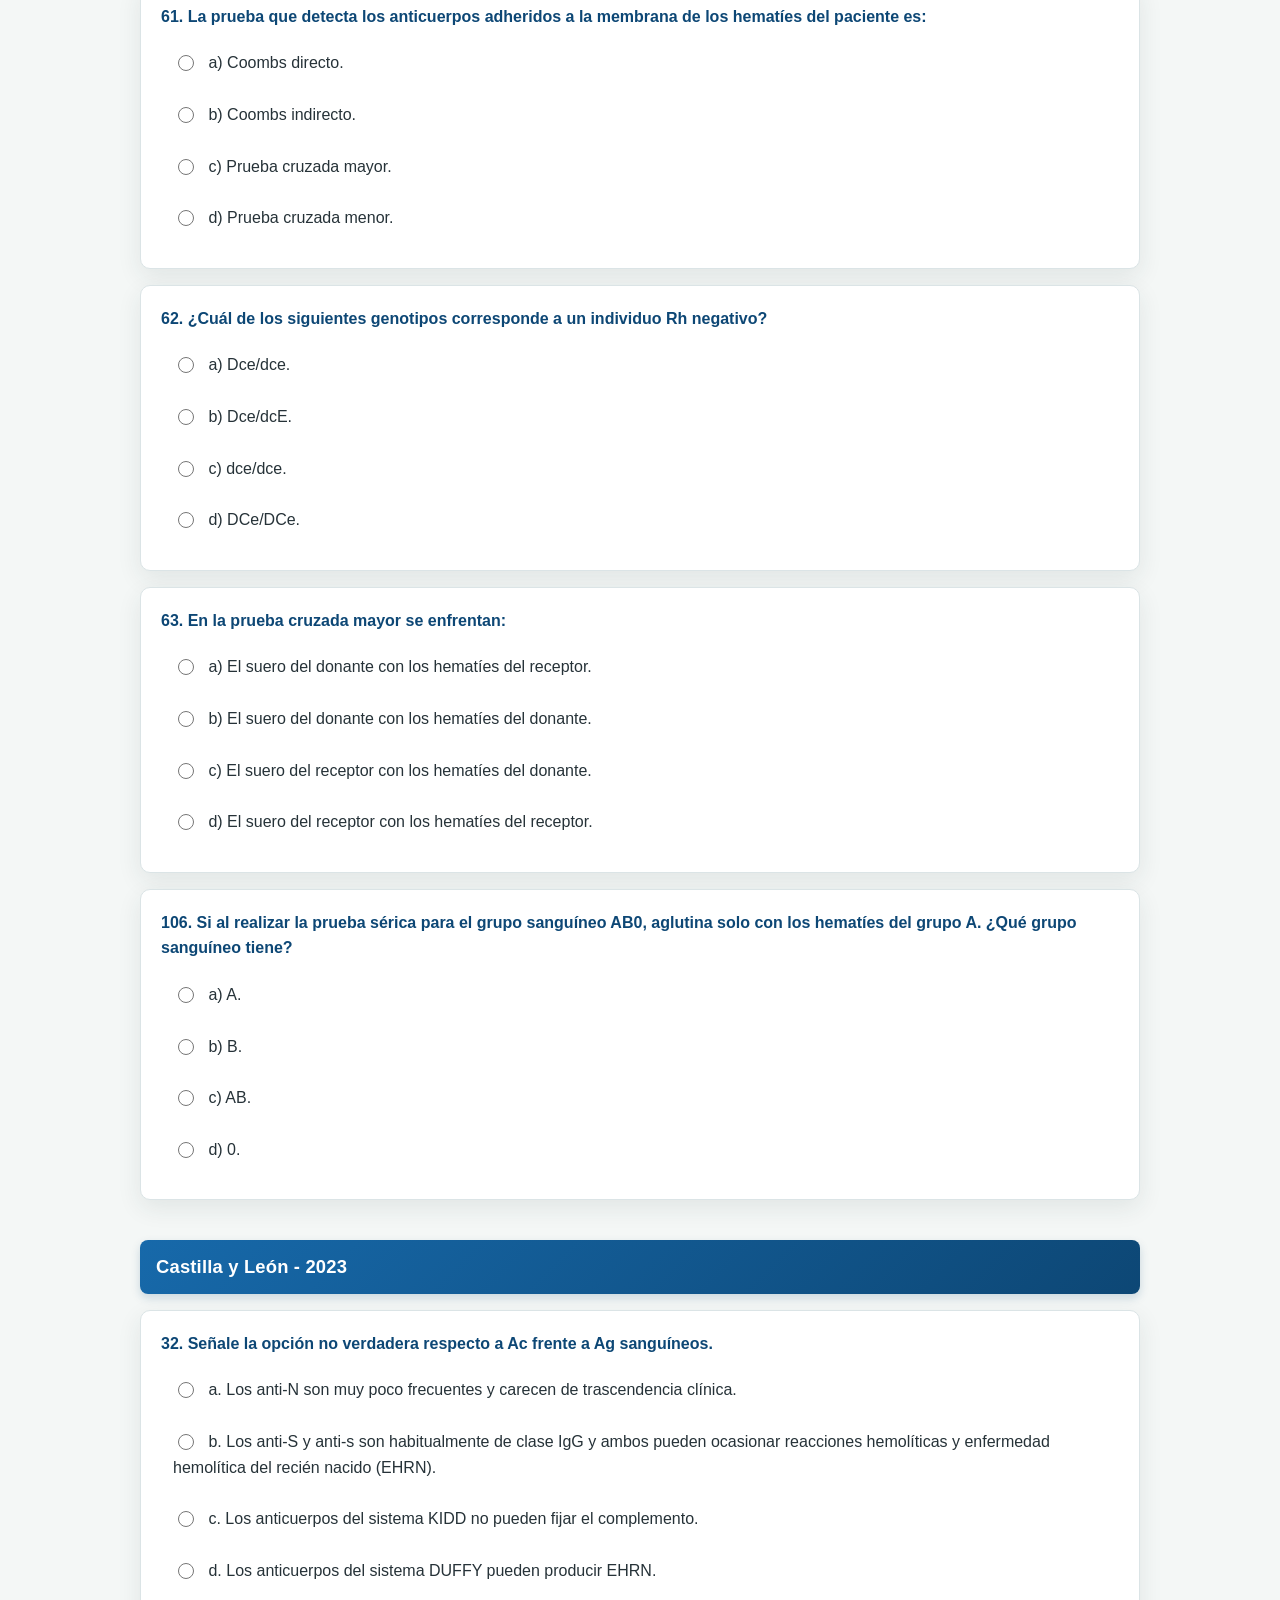
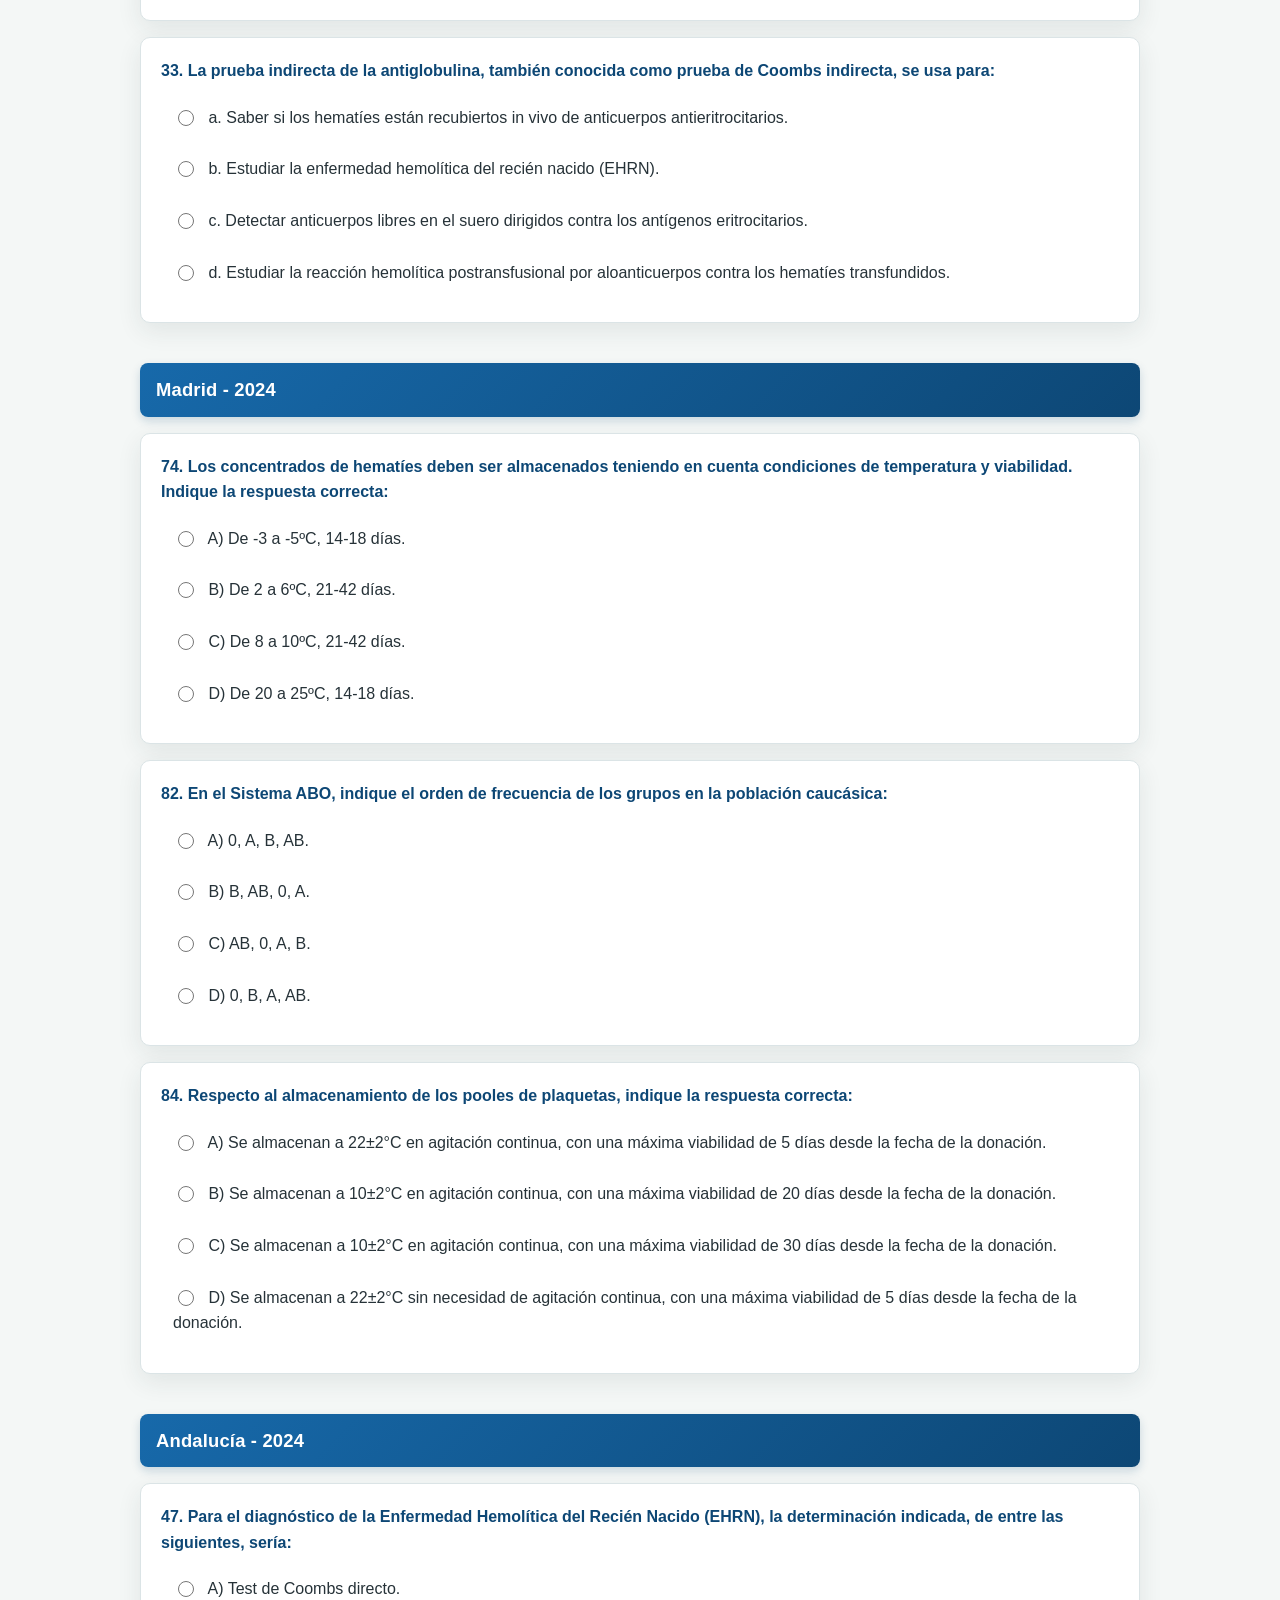
<file: assets/cuestionarios/banco-sangre/banco-sangre1.html>
<!doctype html>
<html lang="es">
  <head>
    <meta charset="UTF-8" />
    <meta name="viewport" content="width=device-width, initial-scale=1" />
    <title>Banco de Sangre</title>
    <link rel="stylesheet" href="../../../css/styles.css" />
  </head>
  <body class="quiz-page" data-quiz-id="banco-sangre1">
    <a class="volver-indice" href="../../../index.html">Volver al índice</a>
    <h1>Banco de Sangre<br /><small>Exámenes Oficiales TEL</small></h1>

    <form id="quiz-form">
      <h2>Andalucía - 2017</h2>

      <div class="pregunta" data-key="andalucia_2017_65">
        <div class="titulo-pregunta">
          65. El antígeno más inmunógeno del Sistema Kell, es:
        </div>
        <ul class="opciones">
          <li><label><input type="radio" name="andalucia_2017_65" value="a" /> A) X.</label></li>
          <li><label><input type="radio" name="andalucia_2017_65" value="b" /> B) Jsb.</label></li>
          <li><label><input type="radio" name="andalucia_2017_65" value="c" /> C) Kpa.</label></li>
          <li><label><input type="radio" name="andalucia_2017_65" value="d" /> D) K.</label></li>
        </ul>
      </div>

      <div class="pregunta" data-key="andalucia_2017_66">
        <div class="titulo-pregunta">
          66. Si el grupo sanguíneo del padre es A y el de la madre es B, el grupo del hijo:
        </div>
        <ul class="opciones">
          <li><label><input type="radio" name="andalucia_2017_66" value="a" /> A) Tiene que ser AB.</label></li>
          <li><label><input type="radio" name="andalucia_2017_66" value="b" /> B) Sólo puede ser A.</label></li>
          <li><label><input type="radio" name="andalucia_2017_66" value="c" /> C) Puede ser A, B, AB o O.</label></li>
          <li><label><input type="radio" name="andalucia_2017_66" value="d" /> D) Sólo puede ser B.</label></li>
        </ul>
        <div class="nota-pregunta">
          Nota: la plantilla oficial marca (a), pero genéticamente también sería
          posible (c); conviene revisarla.
        </div>
      </div>

      <h2>Andalucía - 2016</h2>

      <div class="intro-caso">
        CASO CLÍNICO. Hombre de 38 años, de origen subsahariano, que consulta a su
        médico de Atención Primaria por cansancio, fatiga, palidez facial, que ha
        aparecido en las últimas semanas. A la exploración se observa una marcada
        palidez de mucosas. No esplenomegalia. Hemograma: Hematíes 4.100.000/ml,
        Hemoglobina 8.9 g/dl, Hematocrito 26.0 %, VCM 65 fl, HCM 22.2 pg, CHCM 34.2
        g/dl, Leucocitos 6.300/ml, Fórmula leucocitaria normal, Plaquetas 533.000/uL.
      </div>

      <div class="pregunta" data-key="andalucia_2016_143">
        <div class="titulo-pregunta">
          143. ¿Qué se investiga en el test de Coombs directo?
        </div>
        <ul class="opciones">
          <li><label><input type="radio" name="andalucia_2016_143" value="a" /> A) La presencia de Ac. en la superficie de los hematíes.</label></li>
          <li><label><input type="radio" name="andalucia_2016_143" value="b" /> B) La presencia de Ag. en la superficie de los hematíes.</label></li>
          <li><label><input type="radio" name="andalucia_2016_143" value="c" /> C) La presencia de Ac. completos en el suero.</label></li>
          <li><label><input type="radio" name="andalucia_2016_143" value="d" /> D) La presencia de Ac. incompletos en el suero.</label></li>
        </ul>
      </div>

      <div class="pregunta" data-key="andalucia_2016_144">
        <div class="titulo-pregunta">
          144. Los anticuerpos incompletos suelen ser del tipo:
        </div>
        <ul class="opciones">
          <li><label><input type="radio" name="andalucia_2016_144" value="a" /> A) IgM.</label></li>
          <li><label><input type="radio" name="andalucia_2016_144" value="b" /> B) IgE.</label></li>
          <li><label><input type="radio" name="andalucia_2016_144" value="c" /> C) IgG.</label></li>
          <li><label><input type="radio" name="andalucia_2016_144" value="d" /> D) IgD.</label></li>
        </ul>
      </div>

      <div class="pregunta" data-key="andalucia_2016_145">
        <div class="titulo-pregunta">
          145. Si se decidiera transfundir a este paciente, ¿A qué temperatura se
          conservan los concentrados de hematíes en banco de sangre?
        </div>
        <ul class="opciones">
          <li><label><input type="radio" name="andalucia_2016_145" value="a" /> A) De (-2ºC) a (-6ºC)</label></li>
          <li><label><input type="radio" name="andalucia_2016_145" value="b" /> B) De (0ºC) a (-4ºC)</label></li>
          <li><label><input type="radio" name="andalucia_2016_145" value="c" /> C) De (+2ºC) a (+6ºC)</label></li>
          <li><label><input type="radio" name="andalucia_2016_145" value="d" /> D) De (-10ºC) a (-30ºC)</label></li>
        </ul>
      </div>

      <div class="pregunta" data-key="andalucia_2016_146">
        <div class="titulo-pregunta">
          146. Al realizar la prueba sérica de detección del grupo sanguíneo, aglutina
          solo con los hematíes del grupo B. ¿A qué grupo sanguíneo pertenece este
          paciente?
        </div>
        <ul class="opciones">
          <li><label><input type="radio" name="andalucia_2016_146" value="a" /> A) A.</label></li>
          <li><label><input type="radio" name="andalucia_2016_146" value="b" /> B) O.</label></li>
          <li><label><input type="radio" name="andalucia_2016_146" value="c" /> C) B.</label></li>
          <li><label><input type="radio" name="andalucia_2016_146" value="d" /> D) AB.</label></li>
        </ul>
      </div>

      <div class="pregunta" data-key="andalucia_2016_147">
        <div class="titulo-pregunta">
          147. Señala la correcta. El grupo A presenta...
        </div>
        <ul class="opciones">
          <li><label><input type="radio" name="andalucia_2016_147" value="a" /> A) Aglutinina antiB.</label></li>
          <li><label><input type="radio" name="andalucia_2016_147" value="b" /> B) Aglutinina antiA.</label></li>
          <li><label><input type="radio" name="andalucia_2016_147" value="c" /> C) Antígeno B.</label></li>
          <li><label><input type="radio" name="andalucia_2016_147" value="d" /> D) No presenta antígenos.</label></li>
        </ul>
      </div>

      <h2>Madrid - 2019</h2>

      <div class="pregunta" data-key="madrid_2019_34">
        <div class="titulo-pregunta">
          34. ¿Cuál de las siguientes afirmaciones es correcta?:
        </div>
        <ul class="opciones">
          <li><label><input type="radio" name="madrid_2019_34" value="a" /> a) Los genes del sistema Rh se hallan en el cromosoma 1.</label></li>
          <li><label><input type="radio" name="madrid_2019_34" value="b" /> b) Los anticuerpos que intervienen en la respuesta secundaria son de tipo IgM.</label></li>
          <li><label><input type="radio" name="madrid_2019_34" value="c" /> c) La detección de anticuerpos irregulares no tiene gran interés en la terapia transfusional.</label></li>
          <li><label><input type="radio" name="madrid_2019_34" value="d" /> d) Todas las respuestas son correctas.</label></li>
        </ul>
      </div>

      <h2>Andalucía - 2021</h2>

      <div class="pregunta" data-key="andalucia_2021_15">
        <div class="titulo-pregunta">
          15. En relación con la Fase Preanalítica del estudio de Crioglobulinas, ¿qué
          requisito se debe cumplir, tras extracción de la muestra?
        </div>
        <ul class="opciones">
          <li><label><input type="radio" name="andalucia_2021_15" value="a" /> A) Es preciso centrifugar rápidamente.</label></li>
          <li><label><input type="radio" name="andalucia_2021_15" value="b" /> B) La muestra se conservará a 37º C.</label></li>
          <li><label><input type="radio" name="andalucia_2021_15" value="c" /> C) Se necesita un mínimo de dos tubos con EDTA-K3.</label></li>
          <li><label><input type="radio" name="andalucia_2021_15" value="d" /> D) Se conservarán a 4º C</label></li>
        </ul>
      </div>

      <div class="pregunta" data-key="andalucia_2021_23">
        <div class="titulo-pregunta">
          23. Respecto a los grupos sanguíneos, es FALSO que:
        </div>
        <ul class="opciones">
          <li><label><input type="radio" name="andalucia_2021_23" value="a" /> A) El grupo O con Rh- es el donante universal.</label></li>
          <li><label><input type="radio" name="andalucia_2021_23" value="b" /> B) El grupo AB y Rh+ es el receptor universal.</label></li>
          <li><label><input type="radio" name="andalucia_2021_23" value="c" /> C) El grupo AB tienen anticuerpos anti-A en el plasma.</label></li>
          <li><label><input type="radio" name="andalucia_2021_23" value="d" /> D) El grupo O no presenta ni antígeno A ni antígeno B.</label></li>
        </ul>
      </div>

      <div class="pregunta" data-key="andalucia_2021_61">
        <div class="titulo-pregunta">
          61. Ante una solicitud de transfusión de plasma, se realiza sobre las muestras
          del paciente receptor:
        </div>
        <ul class="opciones">
          <li><label><input type="radio" name="andalucia_2021_61" value="a" /> A) Tipificación de grupo ABO, Rh y escrutinio de anticuerpos irregulares.</label></li>
          <li><label><input type="radio" name="andalucia_2021_61" value="b" /> B) Tipificación de grupo ABO, Rh y Coombs Directo positivo para descartar anemia hemolítica autoinmune.</label></li>
          <li><label><input type="radio" name="andalucia_2021_61" value="c" /> C) Tipificación de grupo ABO y Rh, y elegiremos unidades compatibles según próxima caducidad.</label></li>
          <li><label><input type="radio" name="andalucia_2021_61" value="d" /> D) No es necesario hacer el grupo sanguíneo, puesto que transfundiremos siempre plasma isogrupo.</label></li>
        </ul>
      </div>

      <div class="pregunta" data-key="andalucia_2021_92">
        <div class="titulo-pregunta">
          92. Para determinar el Rh, pondremos en contacto la sangre del paciente con:
        </div>
        <ul class="opciones">
          <li><label><input type="radio" name="andalucia_2021_92" value="a" /> A) Aglutinina D.</label></li>
          <li><label><input type="radio" name="andalucia_2021_92" value="b" /> B) Suero A.</label></li>
          <li><label><input type="radio" name="andalucia_2021_92" value="c" /> C) Suero anti-D.</label></li>
          <li><label><input type="radio" name="andalucia_2021_92" value="d" /> D) Antígenos ABO.</label></li>
        </ul>
      </div>

      <div class="intro-caso">
        CASO PRÁCTICO 3: Solicitan transfusión de concentrados de hematíes.
      </div>

      <div class="pregunta" data-key="andalucia_2021_111">
        <div class="titulo-pregunta">
          111. ¿Cuál de las siguientes pruebas forma parte del estudio de compatibilidad
          previo a la transfusión sanguínea?
        </div>
        <ul class="opciones">
          <li><label><input type="radio" name="andalucia_2021_111" value="a" /> A) Test Coombs directo en hematíes de la bolsa.</label></li>
          <li><label><input type="radio" name="andalucia_2021_111" value="b" /> B) Hemograma.</label></li>
          <li><label><input type="radio" name="andalucia_2021_111" value="c" /> C) Test de reptilase</label></li>
          <li><label><input type="radio" name="andalucia_2021_111" value="d" /> D) Escrutinio de anticuerpos irregulares.</label></li>
        </ul>
      </div>

      <div class="pregunta" data-key="andalucia_2021_112">
        <div class="titulo-pregunta">
          112. ¿Qué etapas comprende la prueba cruzada mayor?
        </div>
        <ul class="opciones">
          <li><label><input type="radio" name="andalucia_2021_112" value="a" /> A) Enfrentar suero del receptor y eritrocitos del donante.</label></li>
          <li><label><input type="radio" name="andalucia_2021_112" value="b" /> B) Enfrentar suero del donante y eritrocitos del receptor.</label></li>
          <li><label><input type="radio" name="andalucia_2021_112" value="c" /> C) Escrutinio de anticuerpos irregulares.</label></li>
          <li><label><input type="radio" name="andalucia_2021_112" value="d" /> D) Test de Ham.</label></li>
        </ul>
      </div>

      <div class="pregunta" data-key="andalucia_2021_113">
        <div class="titulo-pregunta">
          113. Las muestras de sangre para pruebas de compatibilidad pretransfusional:
        </div>
        <ul class="opciones">
          <li><label><input type="radio" name="andalucia_2021_113" value="a" /> A) En el momento de la extracción, el receptor debe ser identificado de forma activa y debe comprobarse que su identidad coincide con los datos de la petición.</label></li>
          <li><label><input type="radio" name="andalucia_2021_113" value="b" /> B) No es necesario un mecanismo para identificar y registrar a la persona que realiza la extracción de la muestra, así como la fecha de la misma.</label></li>
          <li><label><input type="radio" name="andalucia_2021_113" value="c" /> C) En caso de transfusión, las muestras empleadas para las pruebas pretransfusionales deben conservarse refrigeradas hasta 2 días, junto con un segmento del componente eritrocitario.</label></li>
          <li><label><input type="radio" name="andalucia_2021_113" value="d" /> D) Problemas de trazabilidad con las muestras no impiden que estas se deban considerar como válidas.</label></li>
        </ul>
      </div>

      <div class="pregunta" data-key="andalucia_2021_114">
        <div class="titulo-pregunta">
          114. Las peticiones de transfusión de hemoderivados, sean en papel o en soporte
          informático, se acompañan de la siguiente información:
        </div>
        <ul class="opciones">
          <li><label><input type="radio" name="andalucia_2021_114" value="a" /> A) Componente sanguíneo solicitado y número de unidades o volumen y grado de urgencia.</label></li>
          <li><label><input type="radio" name="andalucia_2021_114" value="b" /> B) Grupo ABO del receptor y componente sanguíneo solicitado.</label></li>
          <li><label><input type="radio" name="andalucia_2021_114" value="c" /> C) Al menos Rh del donante, sexo del receptor y grado de urgencia.</label></li>
          <li><label><input type="radio" name="andalucia_2021_114" value="d" /> D) Rh del receptor y del donante.</label></li>
        </ul>
      </div>

      <div class="pregunta" data-key="andalucia_2021_115">
        <div class="titulo-pregunta">
          115. Las unidades de concentrados de hematíes para transfusión:
        </div>
        <ul class="opciones">
          <li><label><input type="radio" name="andalucia_2021_115" value="a" /> A) La presencia de coágulos en el componente sanguíneo no es un criterio de rechazo del componente sanguíneo.</label></li>
          <li><label><input type="radio" name="andalucia_2021_115" value="b" /> B) Si se retorna al servicio de transfusión alguna unidad sin transfundir no es importante conocer si se ha mantenido en el rango de temperatura adecuada para su conservación.</label></li>
          <li><label><input type="radio" name="andalucia_2021_115" value="c" /> C) Deben ser inspeccionadas inmediatamente antes de salida del servicio de transfusión.</label></li>
          <li><label><input type="radio" name="andalucia_2021_115" value="d" /> D) En peticiones de transfusión de extrema urgencias los receptores con grupo ABO desconocido deben recibir concentrados de hematíes de grupo AB.</label></li>
        </ul>
      </div>

      <h2>Extremadura - 2022</h2>

      <div class="pregunta" data-key="extremadura_2022_37">
        <div class="titulo-pregunta">
          37. ¿A qué grupo sanguíneo pertenece un paciente con los siguientes
          resultados? 1) GRUPO HEMÁTICO: Anti A negativo, Anti B positivo, Anti AB
          positivo. 2) GRUPO SÉRICO: Con hematíes A resultado positivo, con hematíes B
          resultado negativo.
        </div>
        <ul class="opciones">
          <li><label><input type="radio" name="extremadura_2022_37" value="a" /> a) A.</label></li>
          <li><label><input type="radio" name="extremadura_2022_37" value="b" /> b) B.</label></li>
          <li><label><input type="radio" name="extremadura_2022_37" value="c" /> c) AB.</label></li>
          <li><label><input type="radio" name="extremadura_2022_37" value="d" /> d) El resultado del grupo hemático y sérico es discrepante.</label></li>
        </ul>
      </div>

      <div class="pregunta" data-key="extremadura_2022_38">
        <div class="titulo-pregunta">
          38. Tras unos minutos de iniciar una transfusión sanguínea nos avisan de
          planta que el paciente sufre de escalofríos, ¿Cómo catalogar éste tipo de
          reacción?
        </div>
        <ul class="opciones">
          <li><label><input type="radio" name="extremadura_2022_38" value="a" /> a) Reacción retardada.</label></li>
          <li><label><input type="radio" name="extremadura_2022_38" value="b" /> b) No existe reacción, se considera dentro de lo normal.</label></li>
          <li><label><input type="radio" name="extremadura_2022_38" value="c" /> c) Reacción alérgica.</label></li>
          <li><label><input type="radio" name="extremadura_2022_38" value="d" /> d) Reacción aguda.</label></li>
        </ul>
      </div>

      <div class="pregunta" data-key="extremadura_2022_39">
        <div class="titulo-pregunta">
          39. Se procede al estudio de la reacción transfusional del paciente anterior.
          Se le detecta en la prueba de PAD (prueba antiglobulina directa) una
          panaglutinina a coombs. La determinación del grupo hemático es AB (aglutina
          A, B y AB), RH positivo. ¿Cómo se espera encontrar el resultado del
          autocontrol?
        </div>
        <ul class="opciones">
          <li><label><input type="radio" name="extremadura_2022_39" value="a" /> a) Negativo.</label></li>
          <li><label><input type="radio" name="extremadura_2022_39" value="b" /> b) Positivo.</label></li>
          <li><label><input type="radio" name="extremadura_2022_39" value="c" /> c) No está indicado realizarlo.</label></li>
          <li><label><input type="radio" name="extremadura_2022_39" value="d" /> d) Ninguna es correcta.</label></li>
        </ul>
      </div>

      <div class="pregunta" data-key="extremadura_2022_90">
        <div class="titulo-pregunta">
          90. El antígeno más inmunogénico del sistema Kell es:
        </div>
        <ul class="opciones">
          <li><label><input type="radio" name="extremadura_2022_90" value="a" /> a) Kpa.</label></li>
          <li><label><input type="radio" name="extremadura_2022_90" value="b" /> b) Jsb.</label></li>
          <li><label><input type="radio" name="extremadura_2022_90" value="c" /> c) X.</label></li>
          <li><label><input type="radio" name="extremadura_2022_90" value="d" /> d) K.</label></li>
        </ul>
      </div>

      <div class="pregunta" data-key="extremadura_2022_101">
        <div class="titulo-pregunta">
          101. De las siguientes ¿Cuál es la prueba diagnóstica para el estudio de los
          procesos hemolíticos inmunes?
        </div>
        <ul class="opciones">
          <li><label><input type="radio" name="extremadura_2022_101" value="a" /> a) EAI (escrutinio de anticuerpos irregulares).</label></li>
          <li><label><input type="radio" name="extremadura_2022_101" value="b" /> b) CI (coombs indirecto).</label></li>
          <li><label><input type="radio" name="extremadura_2022_101" value="c" /> c) CD (coombs directo).</label></li>
          <li><label><input type="radio" name="extremadura_2022_101" value="d" /> d) El tiempo de hemorragia.</label></li>
        </ul>
      </div>

      <div class="intro-caso">Pregunta de reserva.</div>

      <div class="pregunta" data-key="extremadura_2022_reserva_7">
        <div class="titulo-pregunta">
          Reserva 7. Los anticuerpos del sistema ABO son:
        </div>
        <ul class="opciones">
          <li><label><input type="radio" name="extremadura_2022_reserva_7" value="a" /> a) IgG, no activan el complemento y no atraviesan la placenta.</label></li>
          <li><label><input type="radio" name="extremadura_2022_reserva_7" value="b" /> b) IgM aglutinantes, regulares, atraviesan la placenta.</label></li>
          <li><label><input type="radio" name="extremadura_2022_reserva_7" value="c" /> c) Tanto las IgG como las IgM aglutinan los eritrocitos a 37ºC.</label></li>
          <li><label><input type="radio" name="extremadura_2022_reserva_7" value="d" /> d) IgM, naturales, aglutinantes e IgG que atraviesan la placenta.</label></li>
        </ul>
      </div>

      <h2>Andalucía - 2022</h2>

      <div class="pregunta" data-key="andalucia_2022_60">
        <div class="titulo-pregunta">
          60. Se considera una reacción transfusional a largo plazo:
        </div>
        <ul class="opciones">
          <li><label><input type="radio" name="andalucia_2022_60" value="a" /> A) Infección por VIH.</label></li>
          <li><label><input type="radio" name="andalucia_2022_60" value="b" /> B) Infección por Citomegalovirus.</label></li>
          <li><label><input type="radio" name="andalucia_2022_60" value="c" /> C) Refractariedad plaquetaria.</label></li>
          <li><label><input type="radio" name="andalucia_2022_60" value="d" /> D) Infección por Hepatitis B.</label></li>
        </ul>
      </div>

      <div class="pregunta" data-key="andalucia_2022_62">
        <div class="titulo-pregunta">
          62. En cuanto a las afirmaciones siguientes sobre la realización de un
          Coombs directo, señale la correcta:
        </div>
        <ul class="opciones">
          <li><label><input type="radio" name="andalucia_2022_62" value="a" /> A) Descartar anemia hemolítica.</label></li>
          <li><label><input type="radio" name="andalucia_2022_62" value="b" /> B) Para investigar una reacción transfusional.</label></li>
          <li><label><input type="radio" name="andalucia_2022_62" value="c" /> C) Para diagnosticar la EHRN.</label></li>
          <li><label><input type="radio" name="andalucia_2022_62" value="d" /> D) Todas las respuestas anteriores son correctas.</label></li>
        </ul>
      </div>

      <div class="pregunta" data-key="andalucia_2022_63">
        <div class="titulo-pregunta">
          63. Un concentrado de hematíes se puede hemolizar por alguna de las
          siguientes causas:
        </div>
        <ul class="opciones">
          <li><label><input type="radio" name="andalucia_2022_63" value="a" /> A) Por una infusión simultánea con determinados medicamentos.</label></li>
          <li><label><input type="radio" name="andalucia_2022_63" value="b" /> B) Por adición de sustancias hipotónicas como el agua destilada.</label></li>
          <li><label><input type="radio" name="andalucia_2022_63" value="c" /> C) Por sobrecalentamiento a más de 50ºC.</label></li>
          <li><label><input type="radio" name="andalucia_2022_63" value="d" /> D) Por las tres causas anteriores.</label></li>
        </ul>
      </div>

      <div class="pregunta" data-key="andalucia_2022_64">
        <div class="titulo-pregunta">
          64. Al realizar la prueba hemática de detección de aglutinógenos, se produce
          aglutinación de anti A, anti B, y anti AB. ¿A qué grupo sanguíneo pertenece?
        </div>
        <ul class="opciones">
          <li><label><input type="radio" name="andalucia_2022_64" value="a" /> A) A.</label></li>
          <li><label><input type="radio" name="andalucia_2022_64" value="b" /> B) O.</label></li>
          <li><label><input type="radio" name="andalucia_2022_64" value="c" /> C) B.</label></li>
          <li><label><input type="radio" name="andalucia_2022_64" value="d" /> D) AB.</label></li>
        </ul>
      </div>

      <div class="pregunta" data-key="andalucia_2022_65">
        <div class="titulo-pregunta">
          65. En relación con la práctica transfusional, ¿a qué llamamos plasma en
          cuarentena?
        </div>
        <ul class="opciones">
          <li><label><input type="radio" name="andalucia_2022_65" value="a" /> A) Componente plasmático preparado a partir de una bolsa de plasma fresco congelado.</label></li>
          <li><label><input type="radio" name="andalucia_2022_65" value="b" /> B) Componente plasmático preparado a partir de plasma fresco congelado mediante precipitación de las proteínas durante la congelación.</label></li>
          <li><label><input type="radio" name="andalucia_2022_65" value="c" /> C) Plasma en el que se efectúa el control de las pruebas de detección de agentes infecciosos con una nueva determinación en el donante, en tiempo tal que cubra el periodo ventana habitual de los marcadores de las infecciones virales.</label></li>
          <li><label><input type="radio" name="andalucia_2022_65" value="d" /> D) Plasma sometido a la inactivación fotodinámica con azul de metileno.</label></li>
        </ul>
      </div>

      <div class="pregunta" data-key="andalucia_2022_66">
        <div class="titulo-pregunta">
          66. Las plaquetas se mantienen guardadas:
        </div>
        <ul class="opciones">
          <li><label><input type="radio" name="andalucia_2022_66" value="a" /> A) 15 días.</label></li>
          <li><label><input type="radio" name="andalucia_2022_66" value="b" /> B) 6 horas.</label></li>
          <li><label><input type="radio" name="andalucia_2022_66" value="c" /> C) 6 días.</label></li>
          <li><label><input type="radio" name="andalucia_2022_66" value="d" /> D) 6 meses.</label></li>
        </ul>
      </div>

      <div class="pregunta" data-key="andalucia_2022_68">
        <div class="titulo-pregunta">
          68. Los procedimientos de aféresis consisten en:
        </div>
        <ul class="opciones">
          <li><label><input type="radio" name="andalucia_2022_68" value="a" /> A) La donación de un determinado componente sanguíneo obtenido por separadores celulares.</label></li>
          <li><label><input type="radio" name="andalucia_2022_68" value="b" /> B) La eliminación de gran parte de los leucocitos de una donación.</label></li>
          <li><label><input type="radio" name="andalucia_2022_68" value="c" /> C) La irradiación de los componentes sanguíneos previos a la transfusión.</label></li>
          <li><label><input type="radio" name="andalucia_2022_68" value="d" /> D) La obtención de factores de coagulación procedentes del plasma.</label></li>
        </ul>
      </div>

      <h2>País Vasco - 2022</h2>

      <div class="pregunta" data-key="pais_vasco_2022_54">
        <div class="titulo-pregunta">
          54. Señale la respuesta correcta respecto al sistema AB0 y al sistema Rh:
        </div>
        <ul class="opciones">
          <li><label><input type="radio" name="pais_vasco_2022_54" value="a" /> a) Los individuos con genotipo hh pertenecen al grupo Bombay y carecen de antígenos del sistema AB0.</label></li>
          <li><label><input type="radio" name="pais_vasco_2022_54" value="b" /> b) En las personas del grupo 0 se encuentra un anti-A1B, junto con un anti-A y anti-B individualizados.</label></li>
          <li><label><input type="radio" name="pais_vasco_2022_54" value="c" /> c) El primer antígeno humano del sistema Rh que se descubrió es el D. Los individuos que poseen este antígeno son Rh +.</label></li>
          <li><label><input type="radio" name="pais_vasco_2022_54" value="d" /> d) Todas son ciertas.</label></li>
        </ul>
      </div>

      <div class="pregunta" data-key="pais_vasco_2022_55">
        <div class="titulo-pregunta">
          55. Dentro de las reacciones transfusionales, señale la reacción que no se
          considera inmunológica:
        </div>
        <ul class="opciones">
          <li><label><input type="radio" name="pais_vasco_2022_55" value="a" /> a) Hemolítica.</label></li>
          <li><label><input type="radio" name="pais_vasco_2022_55" value="b" /> b) Alérgica.</label></li>
          <li><label><input type="radio" name="pais_vasco_2022_55" value="c" /> c) Septicémica.</label></li>
          <li><label><input type="radio" name="pais_vasco_2022_55" value="d" /> d) Anafiláctica.</label></li>
        </ul>
      </div>

      <h2>Comunidad Valenciana - 2022</h2>

      <div class="pregunta" data-key="comunidad_valenciana_2022_56">
        <div class="titulo-pregunta">
          56. Los hematíes de una persona con grupo sanguíneo AB, tendrán los
          siguientes Anticuerpos.
        </div>
        <ul class="opciones">
          <li><label><input type="radio" name="comunidad_valenciana_2022_56" value="a" /> a) Anti-B.</label></li>
          <li><label><input type="radio" name="comunidad_valenciana_2022_56" value="b" /> b) Anti-A.</label></li>
          <li><label><input type="radio" name="comunidad_valenciana_2022_56" value="c" /> c) Anti-AB.</label></li>
          <li><label><input type="radio" name="comunidad_valenciana_2022_56" value="d" /> d) Ninguno.</label></li>
        </ul>
      </div>

      <div class="pregunta" data-key="comunidad_valenciana_2022_59">
        <div class="titulo-pregunta">
          59. Indique cuál de los siguientes anticuerpos puede producir la enfermedad
          hemolítica del recién nacido.
        </div>
        <ul class="opciones">
          <li><label><input type="radio" name="comunidad_valenciana_2022_59" value="a" /> a) IgG.</label></li>
          <li><label><input type="radio" name="comunidad_valenciana_2022_59" value="b" /> b) IgM.</label></li>
          <li><label><input type="radio" name="comunidad_valenciana_2022_59" value="c" /> c) IgE.</label></li>
          <li><label><input type="radio" name="comunidad_valenciana_2022_59" value="d" /> d) IgA.</label></li>
        </ul>
      </div>

      <div class="pregunta" data-key="comunidad_valenciana_2022_60">
        <div class="titulo-pregunta">
          60. Una persona en el grupo B+, puede donar a:
        </div>
        <ul class="opciones">
          <li><label><input type="radio" name="comunidad_valenciana_2022_60" value="a" /> a) A+, AB+.</label></li>
          <li><label><input type="radio" name="comunidad_valenciana_2022_60" value="b" /> b) A+, O+, B+, AB+.</label></li>
          <li><label><input type="radio" name="comunidad_valenciana_2022_60" value="c" /> c) B+, B-, AB+, AB-</label></li>
          <li><label><input type="radio" name="comunidad_valenciana_2022_60" value="d" /> d) B+, AB+.</label></li>
        </ul>
      </div>

      <h2>Navarra - 2023</h2>

      <div class="pregunta" data-key="navarra_2023_21">
        <div class="titulo-pregunta">
          21. Si en la determinación en placa del grupo sanguíneo aglutina en A y en B
          diremos que es:
        </div>
        <ul class="opciones">
          <li><label><input type="radio" name="navarra_2023_21" value="a" /> a. A.</label></li>
          <li><label><input type="radio" name="navarra_2023_21" value="b" /> b. B.</label></li>
          <li><label><input type="radio" name="navarra_2023_21" value="c" /> c. AB.</label></li>
          <li><label><input type="radio" name="navarra_2023_21" value="d" /> d. O.</label></li>
        </ul>
      </div>

      <h2>País Vasco - 2023</h2>

      <div class="pregunta" data-key="pais_vasco_2023_61">
        <div class="titulo-pregunta">
          61. La prueba que detecta los anticuerpos adheridos a la membrana de los
          hematíes del paciente es:
        </div>
        <ul class="opciones">
          <li><label><input type="radio" name="pais_vasco_2023_61" value="a" /> a) Coombs directo.</label></li>
          <li><label><input type="radio" name="pais_vasco_2023_61" value="b" /> b) Coombs indirecto.</label></li>
          <li><label><input type="radio" name="pais_vasco_2023_61" value="c" /> c) Prueba cruzada mayor.</label></li>
          <li><label><input type="radio" name="pais_vasco_2023_61" value="d" /> d) Prueba cruzada menor.</label></li>
        </ul>
      </div>

      <div class="pregunta" data-key="pais_vasco_2023_62">
        <div class="titulo-pregunta">
          62. ¿Cuál de los siguientes genotipos corresponde a un individuo Rh negativo?
        </div>
        <ul class="opciones">
          <li><label><input type="radio" name="pais_vasco_2023_62" value="a" /> a) Dce/dce.</label></li>
          <li><label><input type="radio" name="pais_vasco_2023_62" value="b" /> b) Dce/dcE.</label></li>
          <li><label><input type="radio" name="pais_vasco_2023_62" value="c" /> c) dce/dce.</label></li>
          <li><label><input type="radio" name="pais_vasco_2023_62" value="d" /> d) DCe/DCe.</label></li>
        </ul>
      </div>

      <div class="pregunta" data-key="pais_vasco_2023_63">
        <div class="titulo-pregunta">
          63. En la prueba cruzada mayor se enfrentan:
        </div>
        <ul class="opciones">
          <li><label><input type="radio" name="pais_vasco_2023_63" value="a" /> a) El suero del donante con los hematíes del receptor.</label></li>
          <li><label><input type="radio" name="pais_vasco_2023_63" value="b" /> b) El suero del donante con los hematíes del donante.</label></li>
          <li><label><input type="radio" name="pais_vasco_2023_63" value="c" /> c) El suero del receptor con los hematíes del donante.</label></li>
          <li><label><input type="radio" name="pais_vasco_2023_63" value="d" /> d) El suero del receptor con los hematíes del receptor.</label></li>
        </ul>
      </div>

      <div class="pregunta" data-key="pais_vasco_2023_106">
        <div class="titulo-pregunta">
          106. Si al realizar la prueba sérica para el grupo sanguíneo AB0, aglutina
          solo con los hematíes del grupo A. ¿Qué grupo sanguíneo tiene?
        </div>
        <ul class="opciones">
          <li><label><input type="radio" name="pais_vasco_2023_106" value="a" /> a) A.</label></li>
          <li><label><input type="radio" name="pais_vasco_2023_106" value="b" /> b) B.</label></li>
          <li><label><input type="radio" name="pais_vasco_2023_106" value="c" /> c) AB.</label></li>
          <li><label><input type="radio" name="pais_vasco_2023_106" value="d" /> d) 0.</label></li>
        </ul>
      </div>

      <h2>Castilla y León - 2023</h2>

      <div class="pregunta" data-key="castilla_y_leon_2023_32">
        <div class="titulo-pregunta">
          32. Señale la opción no verdadera respecto a Ac frente a Ag sanguíneos.
        </div>
        <ul class="opciones">
          <li><label><input type="radio" name="castilla_y_leon_2023_32" value="a" /> a. Los anti-N son muy poco frecuentes y carecen de trascendencia clínica.</label></li>
          <li><label><input type="radio" name="castilla_y_leon_2023_32" value="b" /> b. Los anti-S y anti-s son habitualmente de clase IgG y ambos pueden ocasionar reacciones hemolíticas y enfermedad hemolítica del recién nacido (EHRN).</label></li>
          <li><label><input type="radio" name="castilla_y_leon_2023_32" value="c" /> c. Los anticuerpos del sistema KIDD no pueden fijar el complemento.</label></li>
          <li><label><input type="radio" name="castilla_y_leon_2023_32" value="d" /> d. Los anticuerpos del sistema DUFFY pueden producir EHRN.</label></li>
        </ul>
      </div>

      <div class="pregunta" data-key="castilla_y_leon_2023_33">
        <div class="titulo-pregunta">
          33. La prueba indirecta de la antiglobulina, también conocida como prueba de
          Coombs indirecta, se usa para:
        </div>
        <ul class="opciones">
          <li><label><input type="radio" name="castilla_y_leon_2023_33" value="a" /> a. Saber si los hematíes están recubiertos in vivo de anticuerpos antieritrocitarios.</label></li>
          <li><label><input type="radio" name="castilla_y_leon_2023_33" value="b" /> b. Estudiar la enfermedad hemolítica del recién nacido (EHRN).</label></li>
          <li><label><input type="radio" name="castilla_y_leon_2023_33" value="c" /> c. Detectar anticuerpos libres en el suero dirigidos contra los antígenos eritrocitarios.</label></li>
          <li><label><input type="radio" name="castilla_y_leon_2023_33" value="d" /> d. Estudiar la reacción hemolítica postransfusional por aloanticuerpos contra los hematíes transfundidos.</label></li>
        </ul>
      </div>

      <h2>Madrid - 2024</h2>

      <div class="pregunta" data-key="madrid_2024_74">
        <div class="titulo-pregunta">
          74. Los concentrados de hematíes deben ser almacenados teniendo en cuenta
          condiciones de temperatura y viabilidad. Indique la respuesta correcta:
        </div>
        <ul class="opciones">
          <li><label><input type="radio" name="madrid_2024_74" value="a" /> A) De -3 a -5ºC, 14-18 días.</label></li>
          <li><label><input type="radio" name="madrid_2024_74" value="b" /> B) De 2 a 6ºC, 21-42 días.</label></li>
          <li><label><input type="radio" name="madrid_2024_74" value="c" /> C) De 8 a 10ºC, 21-42 días.</label></li>
          <li><label><input type="radio" name="madrid_2024_74" value="d" /> D) De 20 a 25ºC, 14-18 días.</label></li>
        </ul>
      </div>

      <div class="pregunta" data-key="madrid_2024_82">
        <div class="titulo-pregunta">
          82. En el Sistema ABO, indique el orden de frecuencia de los grupos en la
          población caucásica:
        </div>
        <ul class="opciones">
          <li><label><input type="radio" name="madrid_2024_82" value="a" /> A) 0, A, B, AB.</label></li>
          <li><label><input type="radio" name="madrid_2024_82" value="b" /> B) B, AB, 0, A.</label></li>
          <li><label><input type="radio" name="madrid_2024_82" value="c" /> C) AB, 0, A, B.</label></li>
          <li><label><input type="radio" name="madrid_2024_82" value="d" /> D) 0, B, A, AB.</label></li>
        </ul>
      </div>

      <div class="pregunta" data-key="madrid_2024_84">
        <div class="titulo-pregunta">
          84. Respecto al almacenamiento de los pooles de plaquetas, indique la
          respuesta correcta:
        </div>
        <ul class="opciones">
          <li><label><input type="radio" name="madrid_2024_84" value="a" /> A) Se almacenan a 22±2°C en agitación continua, con una máxima viabilidad de 5 días desde la fecha de la donación.</label></li>
          <li><label><input type="radio" name="madrid_2024_84" value="b" /> B) Se almacenan a 10±2°C en agitación continua, con una máxima viabilidad de 20 días desde la fecha de la donación.</label></li>
          <li><label><input type="radio" name="madrid_2024_84" value="c" /> C) Se almacenan a 10±2°C en agitación continua, con una máxima viabilidad de 30 días desde la fecha de la donación.</label></li>
          <li><label><input type="radio" name="madrid_2024_84" value="d" /> D) Se almacenan a 22±2°C sin necesidad de agitación continua, con una máxima viabilidad de 5 días desde la fecha de la donación.</label></li>
        </ul>
      </div>

      <h2>Andalucía - 2024</h2>

      <div class="pregunta" data-key="andalucia_2024_47">
        <div class="titulo-pregunta">
          47. Para el diagnóstico de la Enfermedad Hemolítica del Recién Nacido
          (EHRN), la determinación indicada, de entre las siguientes, sería:
        </div>
        <ul class="opciones">
          <li><label><input type="radio" name="andalucia_2024_47" value="a" /> A) Test de Coombs directo.</label></li>
          <li><label><input type="radio" name="andalucia_2024_47" value="b" /> B) Glucosa.</label></li>
          <li><label><input type="radio" name="andalucia_2024_47" value="c" /> C) Gasometría.</label></li>
          <li><label><input type="radio" name="andalucia_2024_47" value="d" /> D) Estudio de coagulación.</label></li>
        </ul>
      </div>

      <div class="pregunta" data-key="andalucia_2024_48">
        <div class="titulo-pregunta">
          48. Respecto a los grupos sanguíneos, ¿quiénes se consideran los "receptores
          universales"?
        </div>
        <ul class="opciones">
          <li><label><input type="radio" name="andalucia_2024_48" value="a" /> A) AB+.</label></li>
          <li><label><input type="radio" name="andalucia_2024_48" value="b" /> B) AB.</label></li>
          <li><label><input type="radio" name="andalucia_2024_48" value="c" /> C) O+.</label></li>
          <li><label><input type="radio" name="andalucia_2024_48" value="d" /> D) O-.</label></li>
        </ul>
      </div>

      <div class="pregunta" data-key="andalucia_2024_49">
        <div class="titulo-pregunta">
          49. En todas las etiquetas de los concentrados de hematíes a transfundir
          viene reflejada una serie de información, entre las que NO se encuentra:
        </div>
        <ul class="opciones">
          <li><label><input type="radio" name="andalucia_2024_49" value="a" /> A) El nombre del producto.</label></li>
          <li><label><input type="radio" name="andalucia_2024_49" value="b" /> B) El centro de procedencia.</label></li>
          <li><label><input type="radio" name="andalucia_2024_49" value="c" /> C) El conservante usado.</label></li>
          <li><label><input type="radio" name="andalucia_2024_49" value="d" /> D) Test de Coombs directo.</label></li>
        </ul>
      </div>

      <div class="pregunta" data-key="andalucia_2024_50">
        <div class="titulo-pregunta">
          50. Si estuviese indicado transfundir una bolsa de plasma fresco congelado,
          sabemos que una vez descongelado, y para que los factores de coagulación más
          lábiles –como el factor V y el factor VIII- estén en condiciones óptimas, no
          debe trascurrir más de:
        </div>
        <ul class="opciones">
          <li><label><input type="radio" name="andalucia_2024_50" value="a" /> A) Una semana descongelado.</label></li>
          <li><label><input type="radio" name="andalucia_2024_50" value="b" /> B) Dos días descongelado.</label></li>
          <li><label><input type="radio" name="andalucia_2024_50" value="c" /> C) 24 horas descongelado.</label></li>
          <li><label><input type="radio" name="andalucia_2024_50" value="d" /> D) Dos semanas descongelado.</label></li>
        </ul>
      </div>

      <div class="pregunta" data-key="andalucia_2024_51">
        <div class="titulo-pregunta">
          51. El contenido en centímetros cúbicos (cc) o mililitros de cada bolsa de
          sangre total extraída a un donante, es aproximadamente de:
        </div>
        <ul class="opciones">
          <li><label><input type="radio" name="andalucia_2024_51" value="a" /> A) 200 cc.</label></li>
          <li><label><input type="radio" name="andalucia_2024_51" value="b" /> B) 300 cc.</label></li>
          <li><label><input type="radio" name="andalucia_2024_51" value="c" /> C) 450 cc.</label></li>
          <li><label><input type="radio" name="andalucia_2024_51" value="d" /> D) 700 cc.</label></li>
        </ul>
      </div>

      <div class="pregunta" data-key="andalucia_2024_52">
        <div class="titulo-pregunta">
          52. Teniendo en cuenta los criterios de exclusión permanente para donantes,
          ¿cuál de los siguientes NO SERÍA uno de ellos?
        </div>
        <ul class="opciones">
          <li><label><input type="radio" name="andalucia_2024_52" value="a" /> A) Diabetes que precisa tratamiento con insulina.</label></li>
          <li><label><input type="radio" name="andalucia_2024_52" value="b" /> B) Hepatitis C.</label></li>
          <li><label><input type="radio" name="andalucia_2024_52" value="c" /> C) Hipertensión arterial grave.</label></li>
          <li><label><input type="radio" name="andalucia_2024_52" value="d" /> D) Tuberculosis.</label></li>
        </ul>
        <div class="nota-pregunta">
          Nota: el propio banco de preguntas marca esta respuesta como
          impugnable, dudando entre (d) y (a).
        </div>
      </div>

      <div class="pregunta" data-key="andalucia_2024_152">
        <div class="titulo-pregunta">
          152. En relación con la práctica transfusional, ¿a qué llamamos "plasma en
          cuarentena"?
        </div>
        <ul class="opciones">
          <li><label><input type="radio" name="andalucia_2024_152" value="a" /> A) Componente plasmático preparado a partir de una bolsa de plasma fresco congelado.</label></li>
          <li><label><input type="radio" name="andalucia_2024_152" value="b" /> B) Componente plasmático preparado a partir de plasma fresco congelado mediante precipitación de las proteínas durante la congelación.</label></li>
          <li><label><input type="radio" name="andalucia_2024_152" value="c" /> C) Plasma en el que se efectúa el control de las pruebas de detección de agentes infecciosos con una nueva determinación en el donante, en tiempo tal que cubra el periodo ventana habitual de los marcadores de las infecciones virales.</label></li>
          <li><label><input type="radio" name="andalucia_2024_152" value="d" /> D) Plasma sometido a la inactivación fotodinámica con azul de metileno.</label></li>
        </ul>
      </div>

      <h2>Aragón - 2024</h2>

      <div class="pregunta" data-key="aragon_2024_38">
        <div class="titulo-pregunta">
          38. De las siguientes causas de discrepancia hemático sérica: (señale la
          respuesta INCORRECTA)
        </div>
        <ul class="opciones">
          <li><label><input type="radio" name="aragon_2024_38" value="a" /> A) Paciente trasplantado de médula ósea no isogrupo.</label></li>
          <li><label><input type="radio" name="aragon_2024_38" value="b" /> B) Anti-A o Anti-B en concentraciones bajas o ausentes.</label></li>
          <li><label><input type="radio" name="aragon_2024_38" value="c" /> C) Presencia de crioglobulinas.</label></li>
          <li><label><input type="radio" name="aragon_2024_38" value="d" /> D) Presencia de Anti-Kell.</label></li>
        </ul>
      </div>

      <div class="pregunta" data-key="aragon_2024_83">
        <div class="titulo-pregunta">
          83. El tiempo que pueden permanecer las plaquetas con reducción de patógenos
          en incubador, en agitación y con el sistema cerrado sin transfundir es:
        </div>
        <ul class="opciones">
          <li><label><input type="radio" name="aragon_2024_83" value="a" /> A) Máximo 24 horas.</label></li>
          <li><label><input type="radio" name="aragon_2024_83" value="b" /> B) 3 días.</label></li>
          <li><label><input type="radio" name="aragon_2024_83" value="c" /> C) Máximo 7 días.</label></li>
          <li><label><input type="radio" name="aragon_2024_83" value="d" /> D) 1 mes.</label></li>
        </ul>
      </div>

      <div class="pregunta" data-key="aragon_2024_104">
        <div class="titulo-pregunta">
          104. De los siguientes sistemas de antígenos eritrocitarios, la presencia de
          uno de estos fenotipos da resistencia a su portador al Plasmodium vivax:
        </div>
        <ul class="opciones">
          <li><label><input type="radio" name="aragon_2024_104" value="a" /> A) Sistema KIDD Jk (a-b-).</label></li>
          <li><label><input type="radio" name="aragon_2024_104" value="b" /> B) Sistema KELL Kp (a+b-).</label></li>
          <li><label><input type="radio" name="aragon_2024_104" value="c" /> C) Sistema DUFFY Fy (a-b-).</label></li>
          <li><label><input type="radio" name="aragon_2024_104" value="d" /> D) Sistema DUFFY Fy (a-b+).</label></li>
        </ul>
      </div>
    </form>

    <div class="botones-container">
      <div id="resultado"></div>
      <button type="button" id="btn-continuar" hidden>
        Continuar cuestionario
      </button>
      <button type="button" id="btn-corregir">Corregir examen</button>
      <button type="button" id="btn-reiniciar">Reiniciar cuestionario</button>
    </div>

    <script>
      window.quizAnswers = {
        andalucia_2017_65: "d",
        andalucia_2017_66: "a",
        andalucia_2016_143: "a",
        andalucia_2016_144: "c",
        andalucia_2016_145: "c",
        andalucia_2016_146: "a",
        andalucia_2016_147: "a",
        madrid_2019_34: "a",
        andalucia_2021_15: "b",
        andalucia_2021_23: "c",
        andalucia_2021_61: "c",
        andalucia_2021_92: "c",
        andalucia_2021_111: "d",
        andalucia_2021_112: "a",
        andalucia_2021_113: "a",
        andalucia_2021_114: "a",
        andalucia_2021_115: "c",
        extremadura_2022_37: "b",
        extremadura_2022_38: "d",
        extremadura_2022_39: "b",
        extremadura_2022_90: "d",
        extremadura_2022_101: "c",
        extremadura_2022_reserva_7: "d",
        andalucia_2022_60: "c",
        andalucia_2022_62: "d",
        andalucia_2022_63: "d",
        andalucia_2022_64: "d",
        andalucia_2022_65: "c",
        andalucia_2022_66: "c",
        andalucia_2022_68: "a",
        pais_vasco_2022_54: "d",
        pais_vasco_2022_55: "c",
        comunidad_valenciana_2022_56: "d",
        comunidad_valenciana_2022_59: "a",
        comunidad_valenciana_2022_60: "d",
        navarra_2023_21: "c",
        pais_vasco_2023_61: "a",
        pais_vasco_2023_62: "c",
        pais_vasco_2023_63: "c",
        pais_vasco_2023_106: "b",
        castilla_y_leon_2023_32: "c",
        castilla_y_leon_2023_33: "c",
        madrid_2024_74: "b",
        madrid_2024_82: "a",
        madrid_2024_84: "a",
        andalucia_2024_47: "a",
        andalucia_2024_48: "a",
        andalucia_2024_49: "d",
        andalucia_2024_50: "c",
        andalucia_2024_51: "c",
        andalucia_2024_52: "d",
        andalucia_2024_152: "c",
        aragon_2024_38: "c",
        aragon_2024_83: "c",
        aragon_2024_104: "c",
      };
    </script>
    <script src="../../../js/access.js"></script>
    <script src="../../../js/quiz.js"></script>
  </body>
</html>
</file>
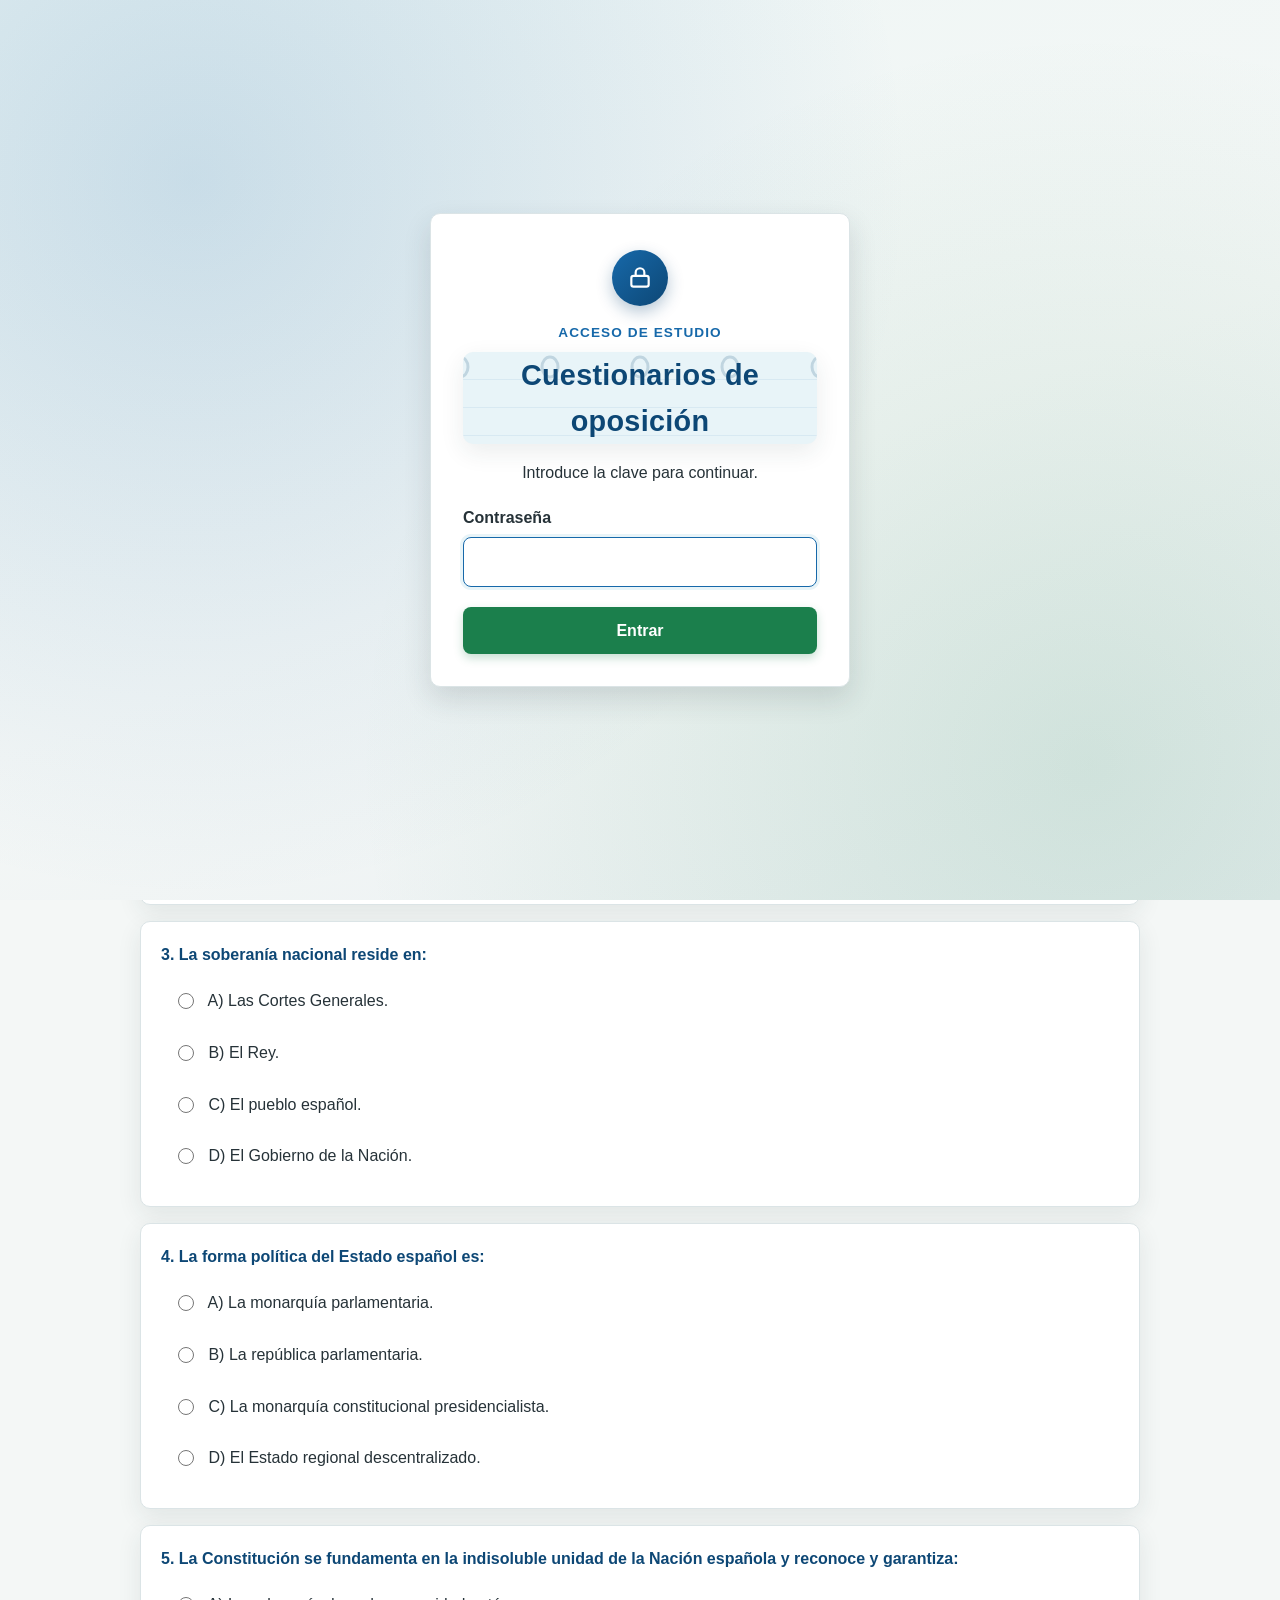
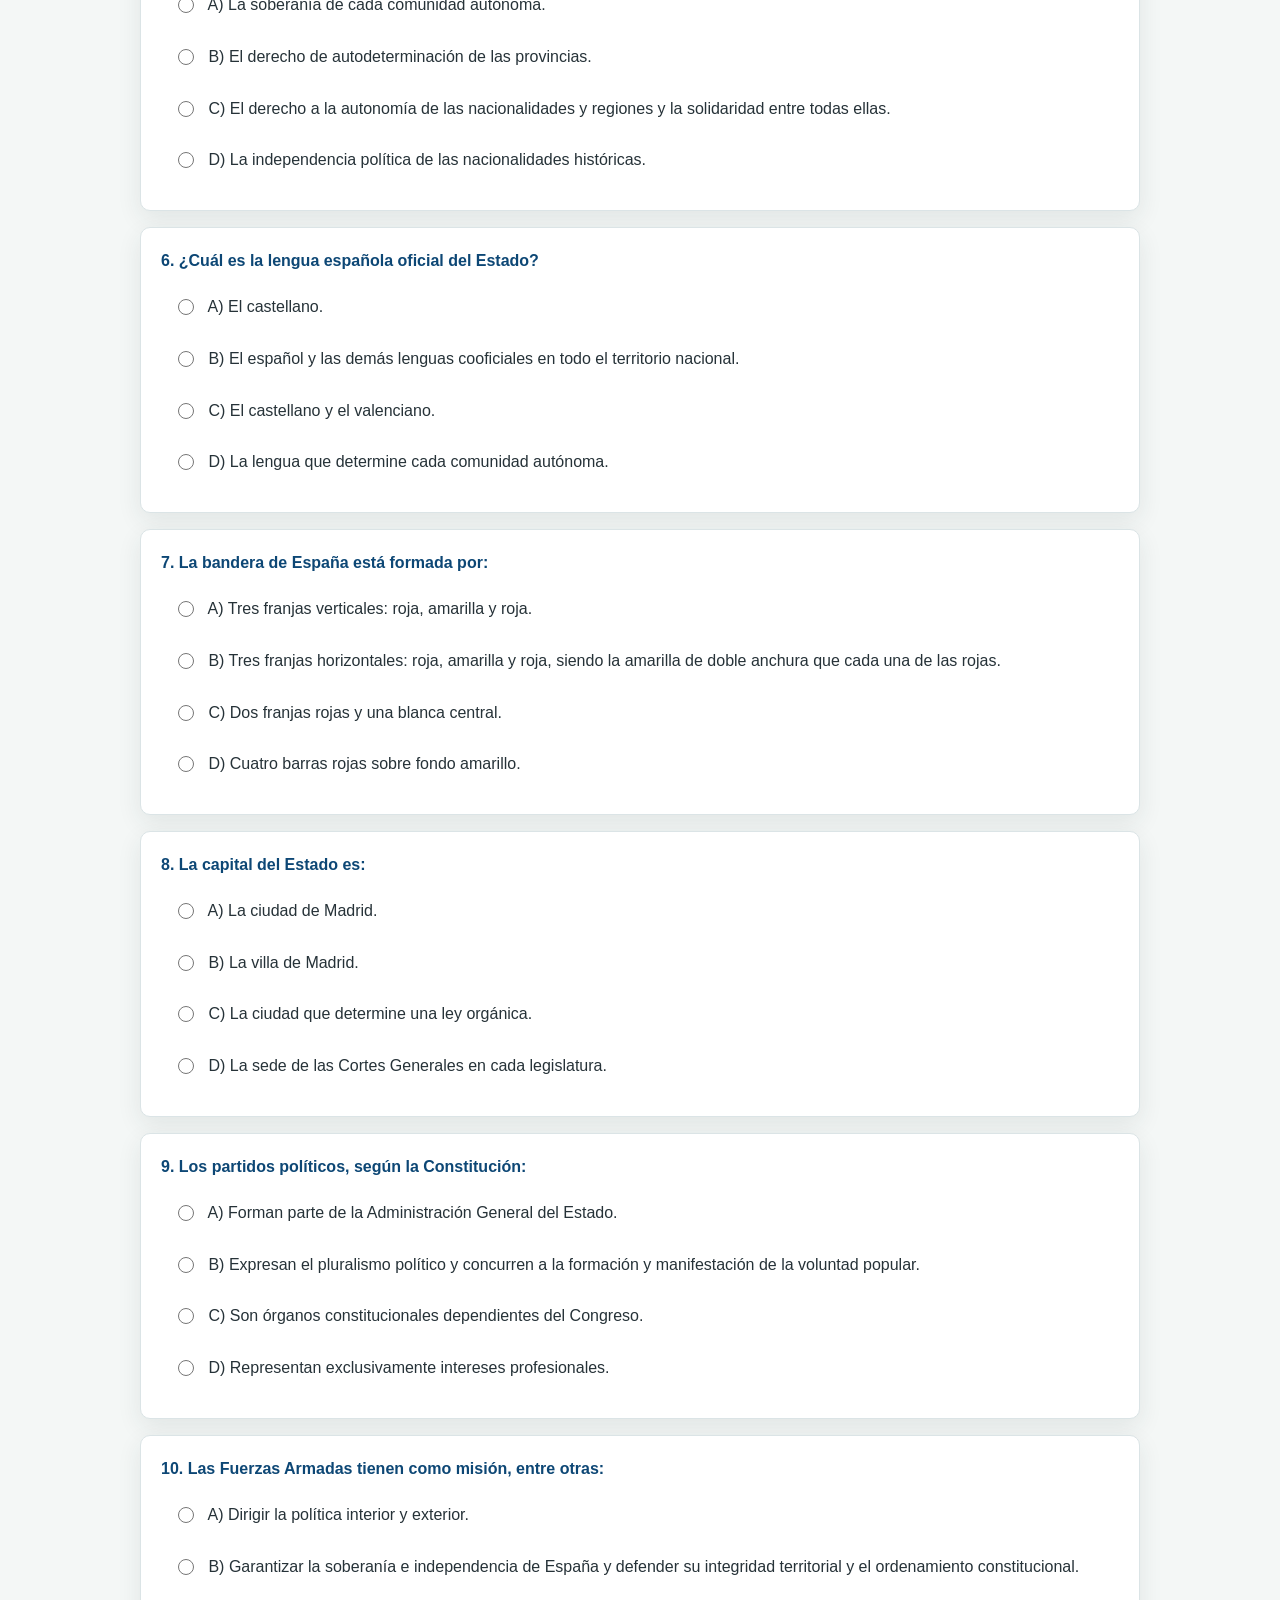
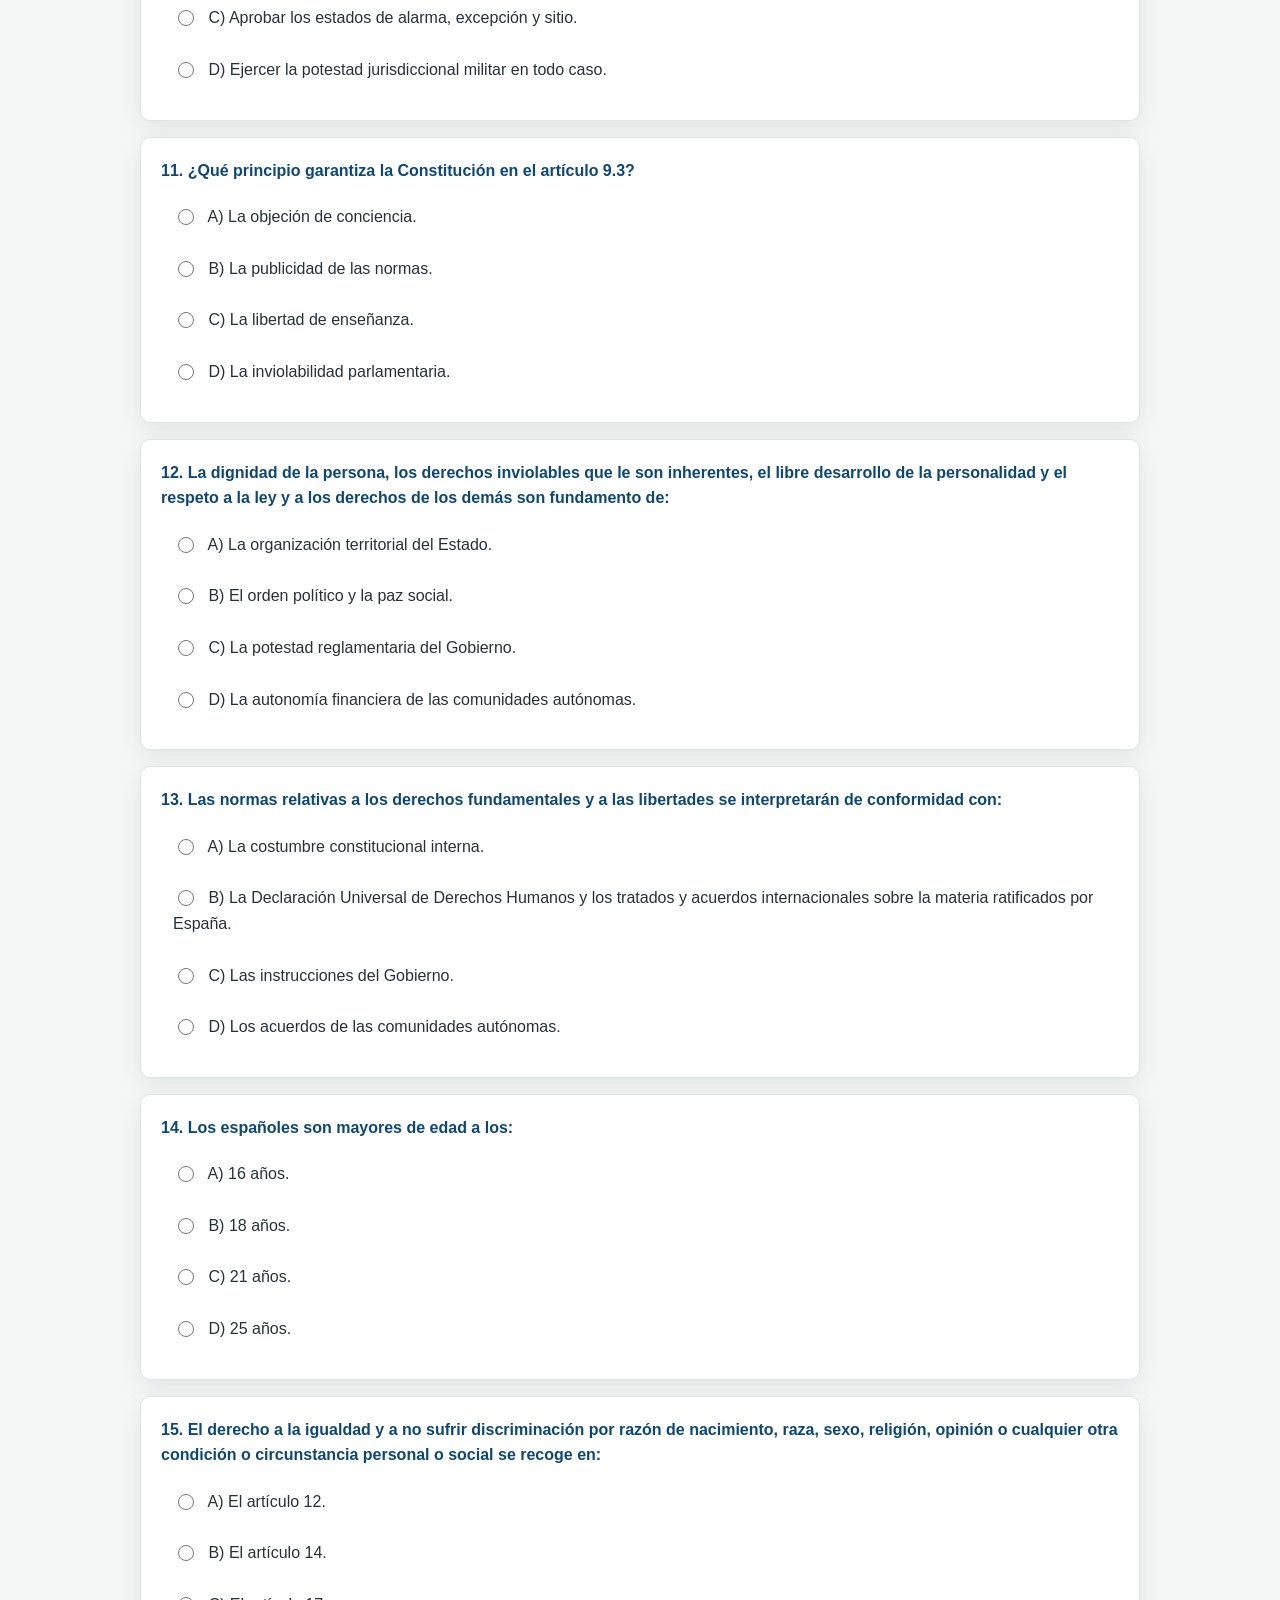
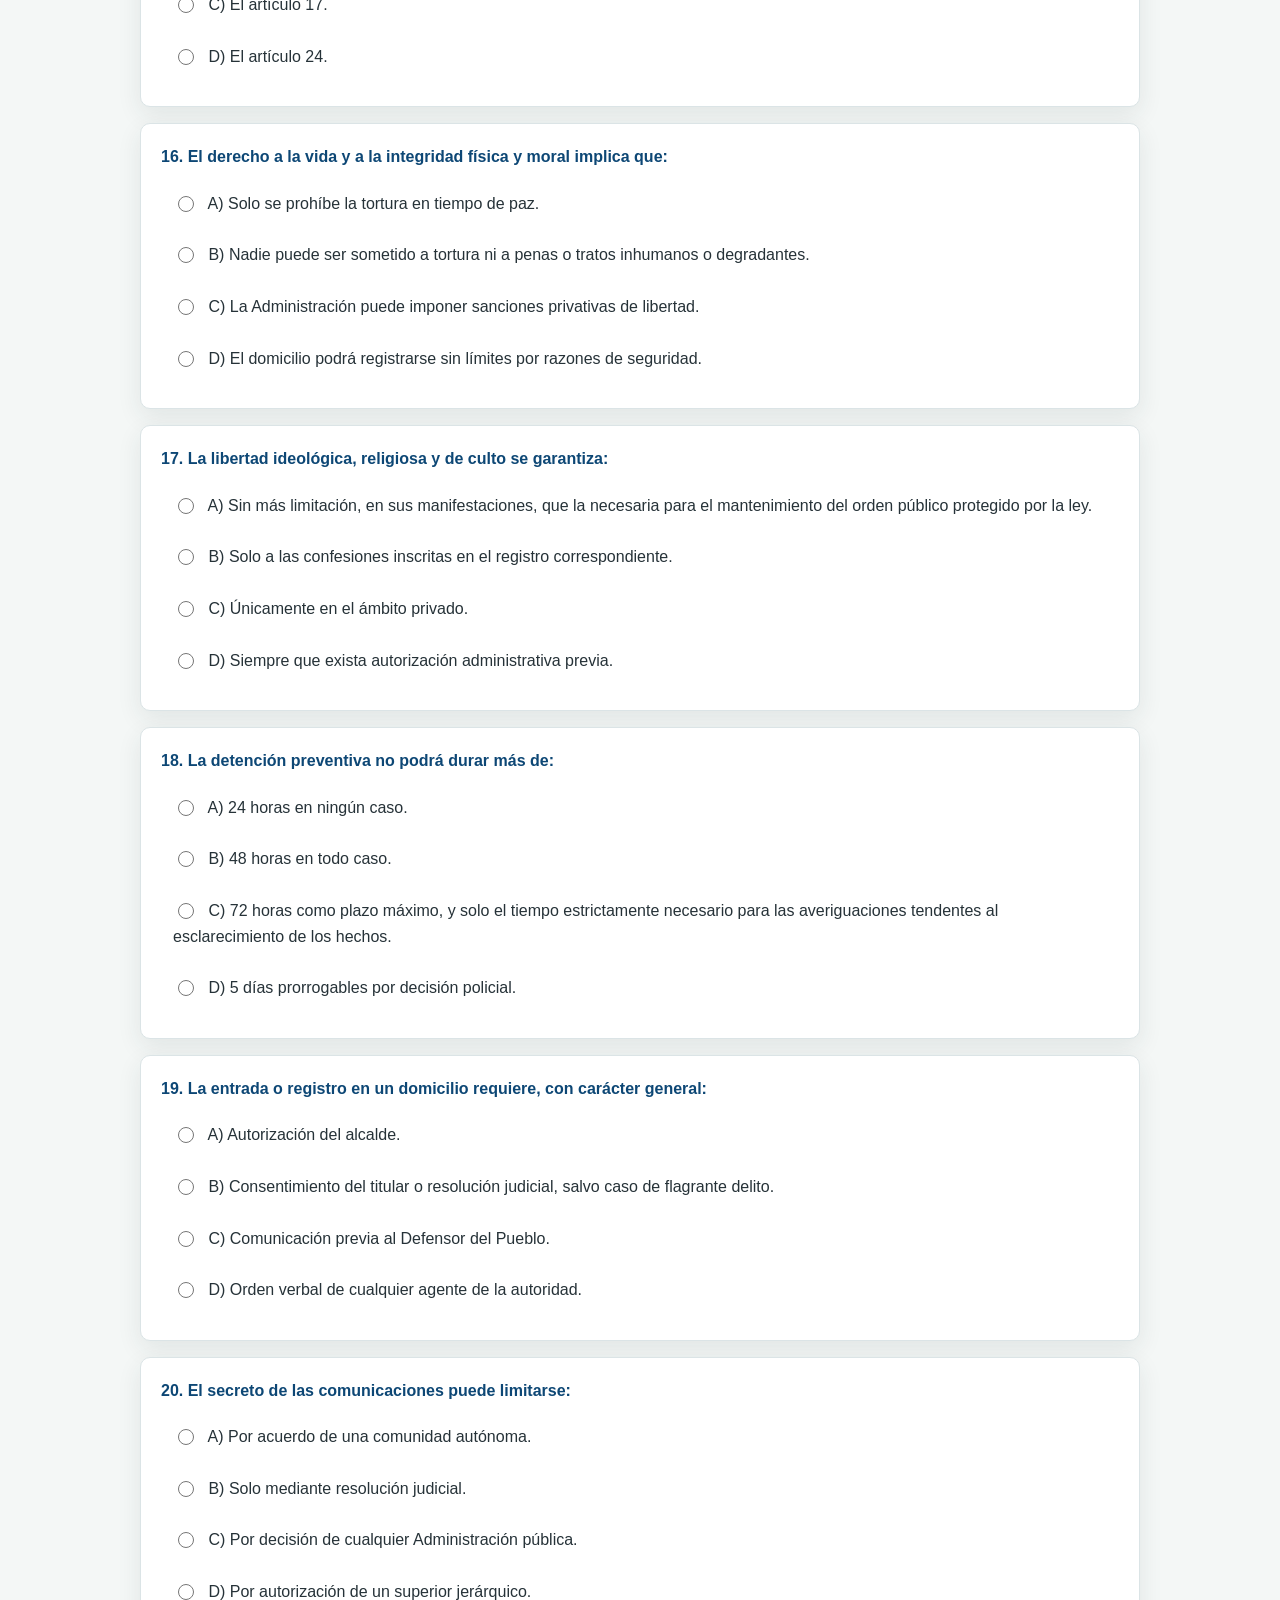
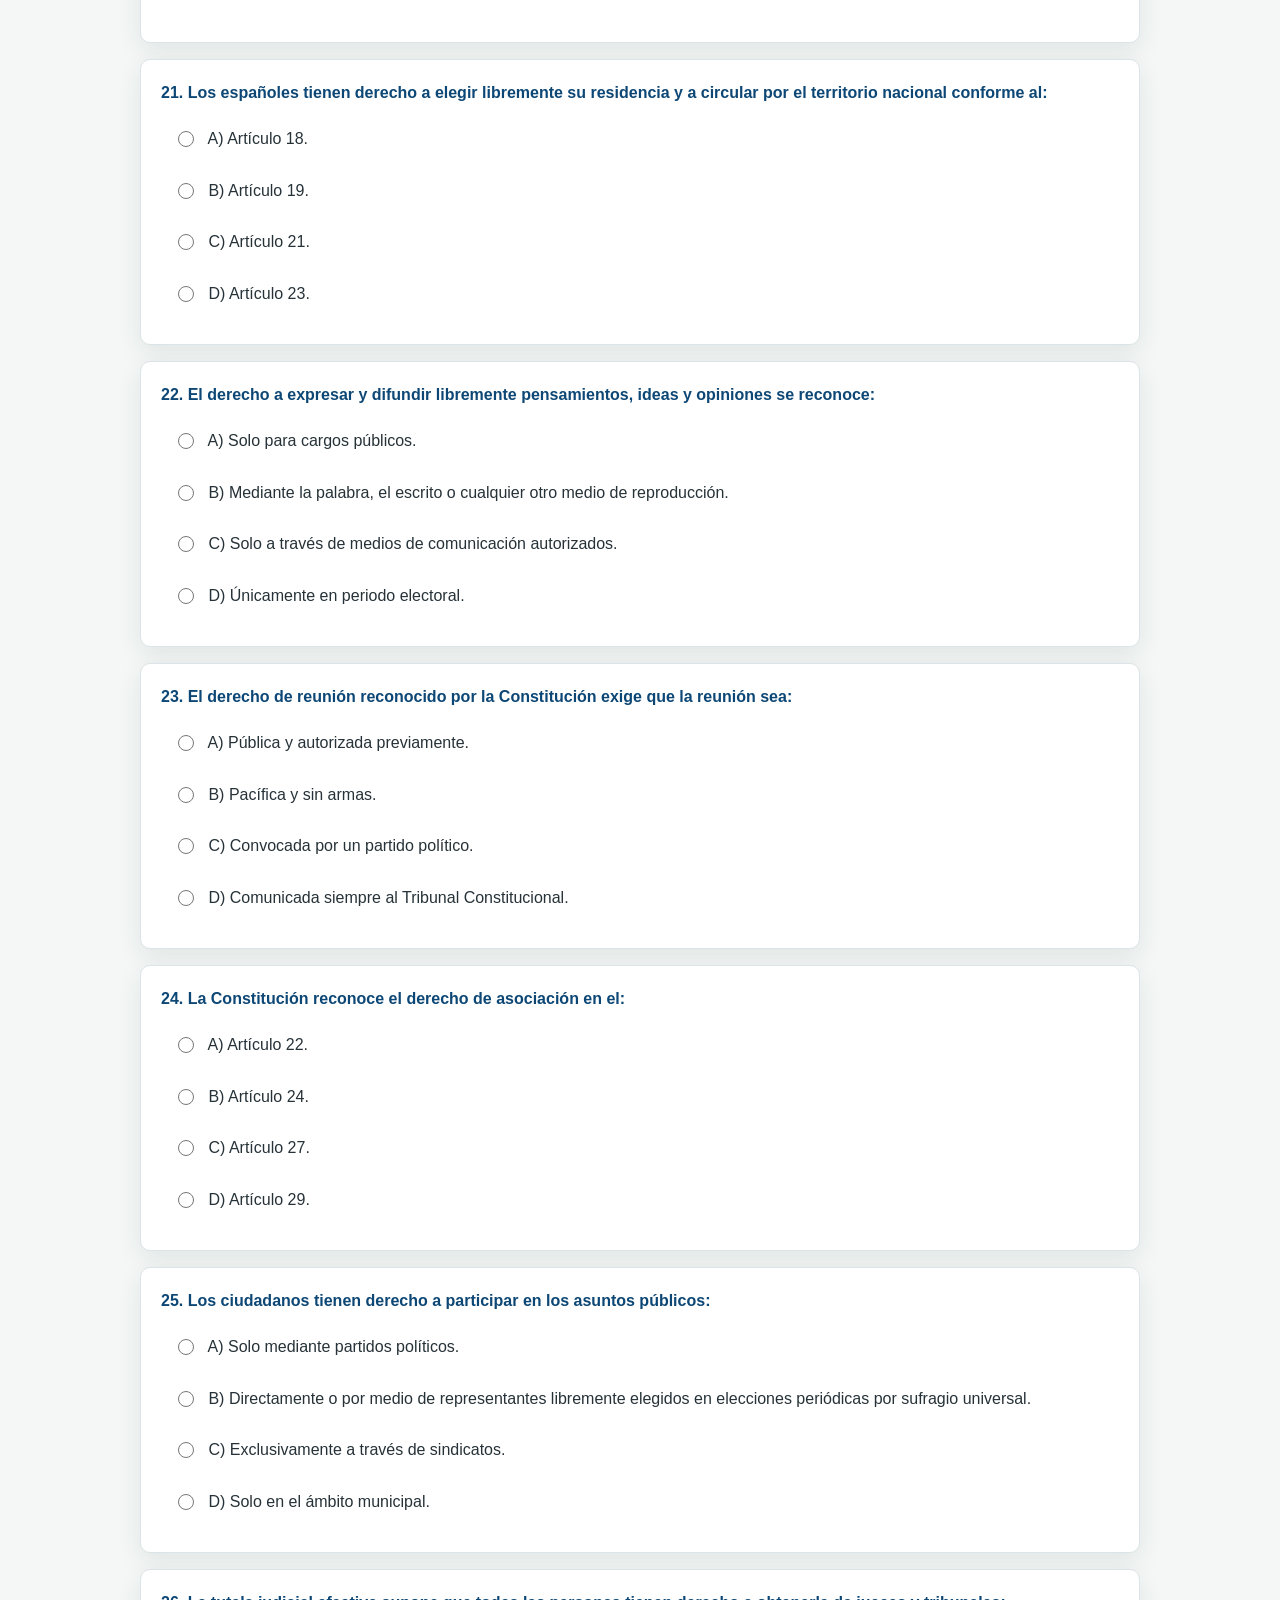
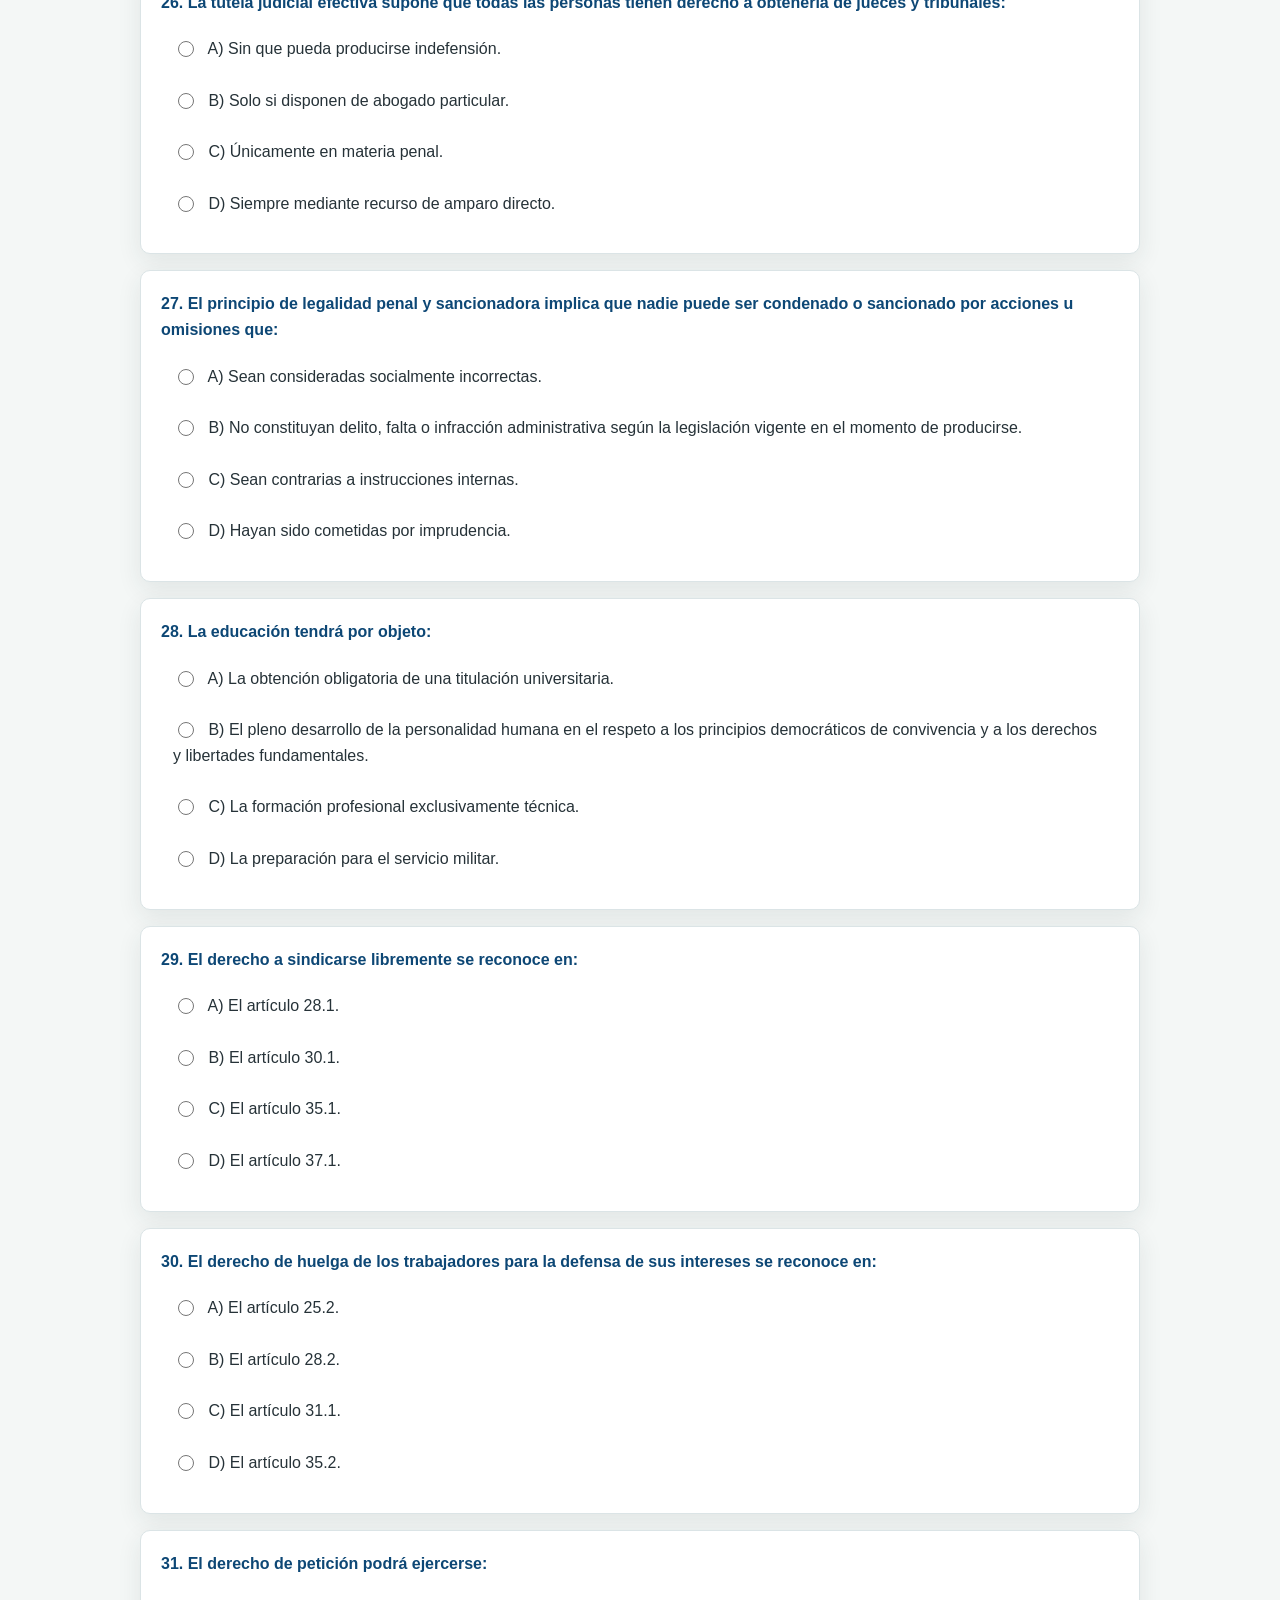
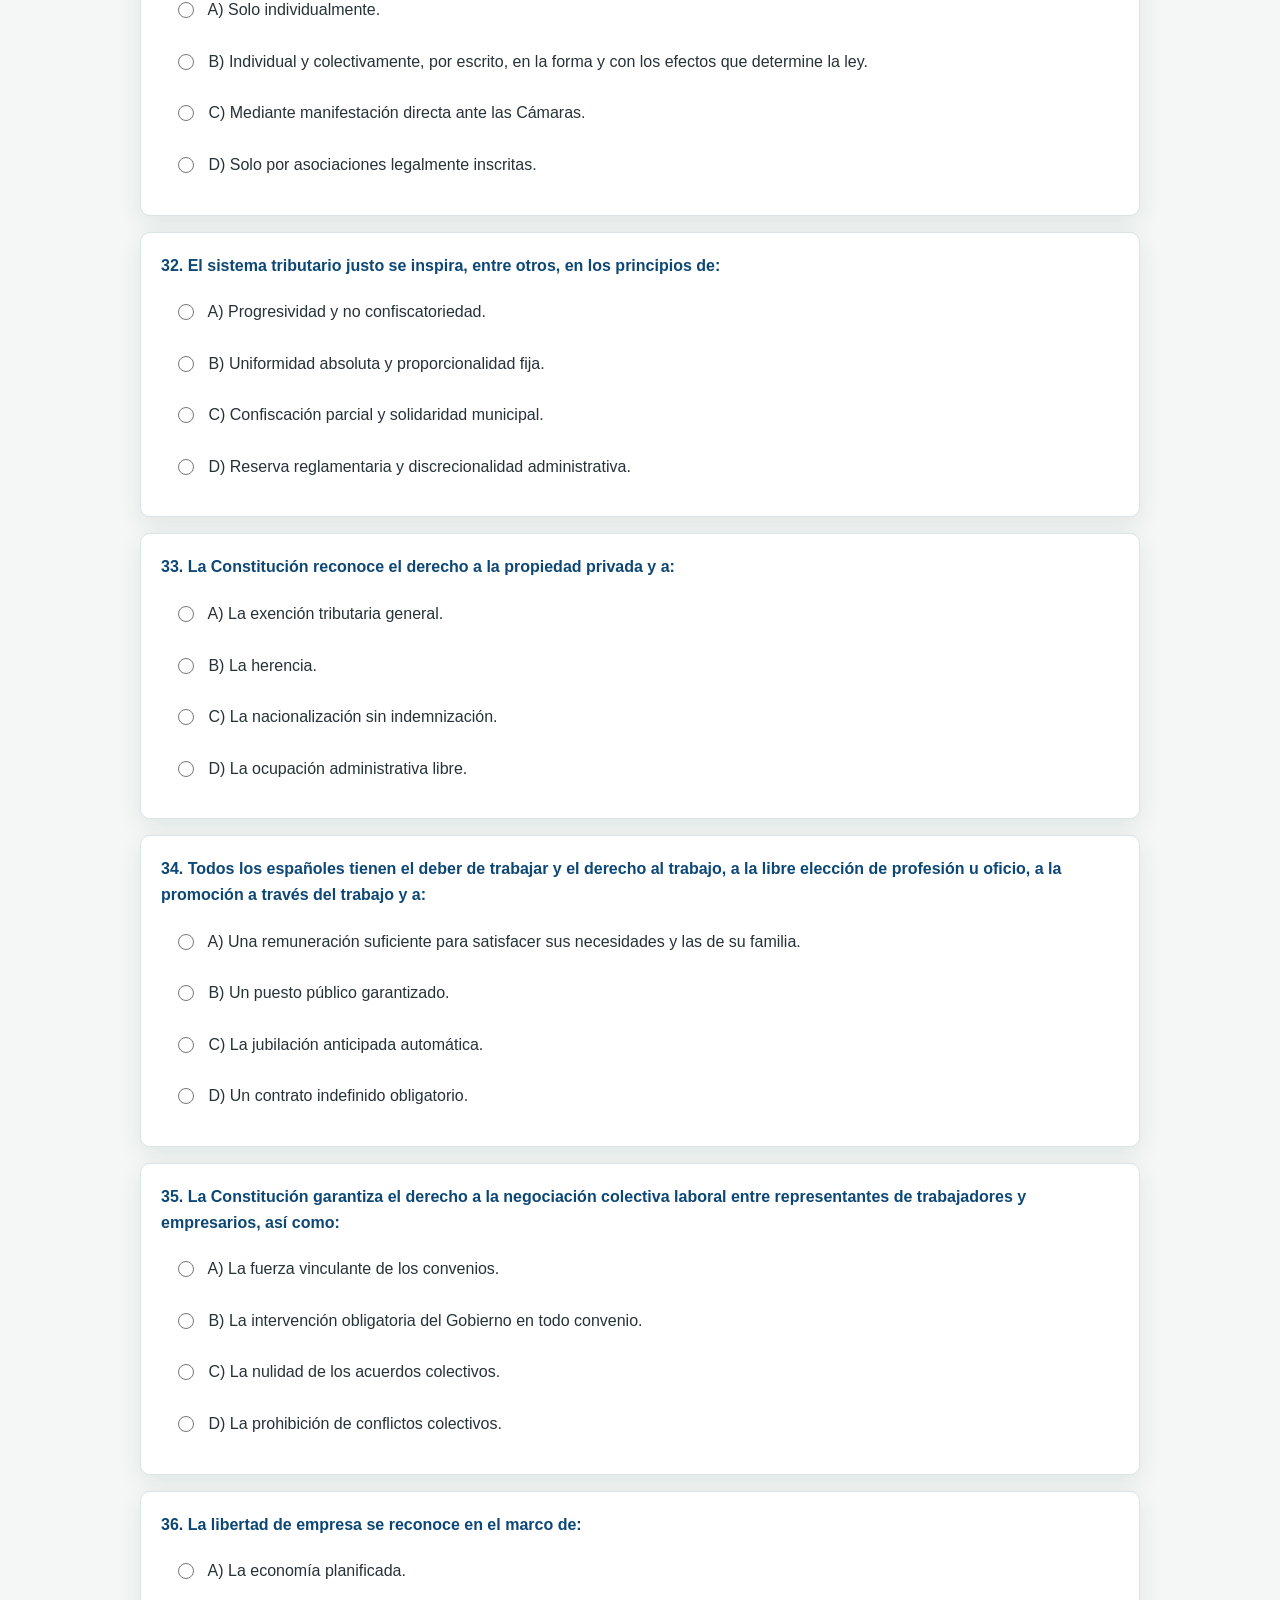
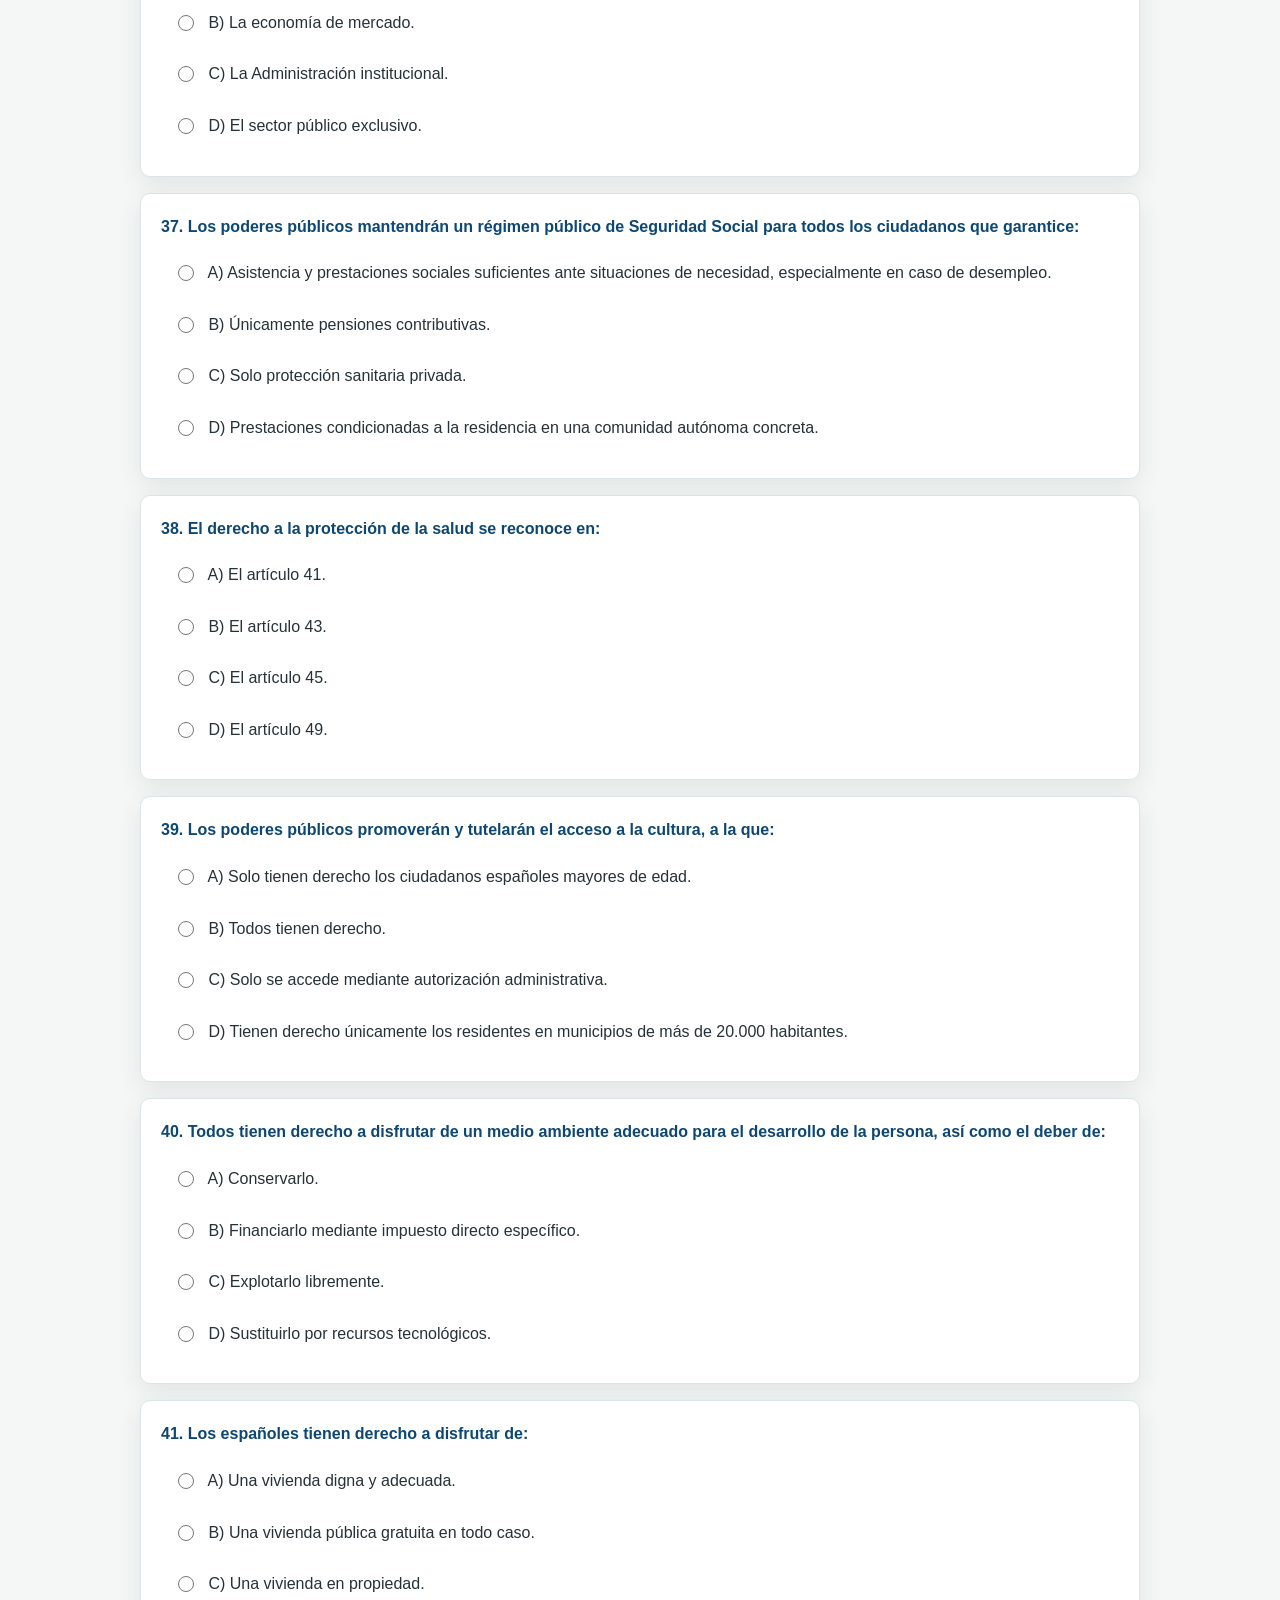
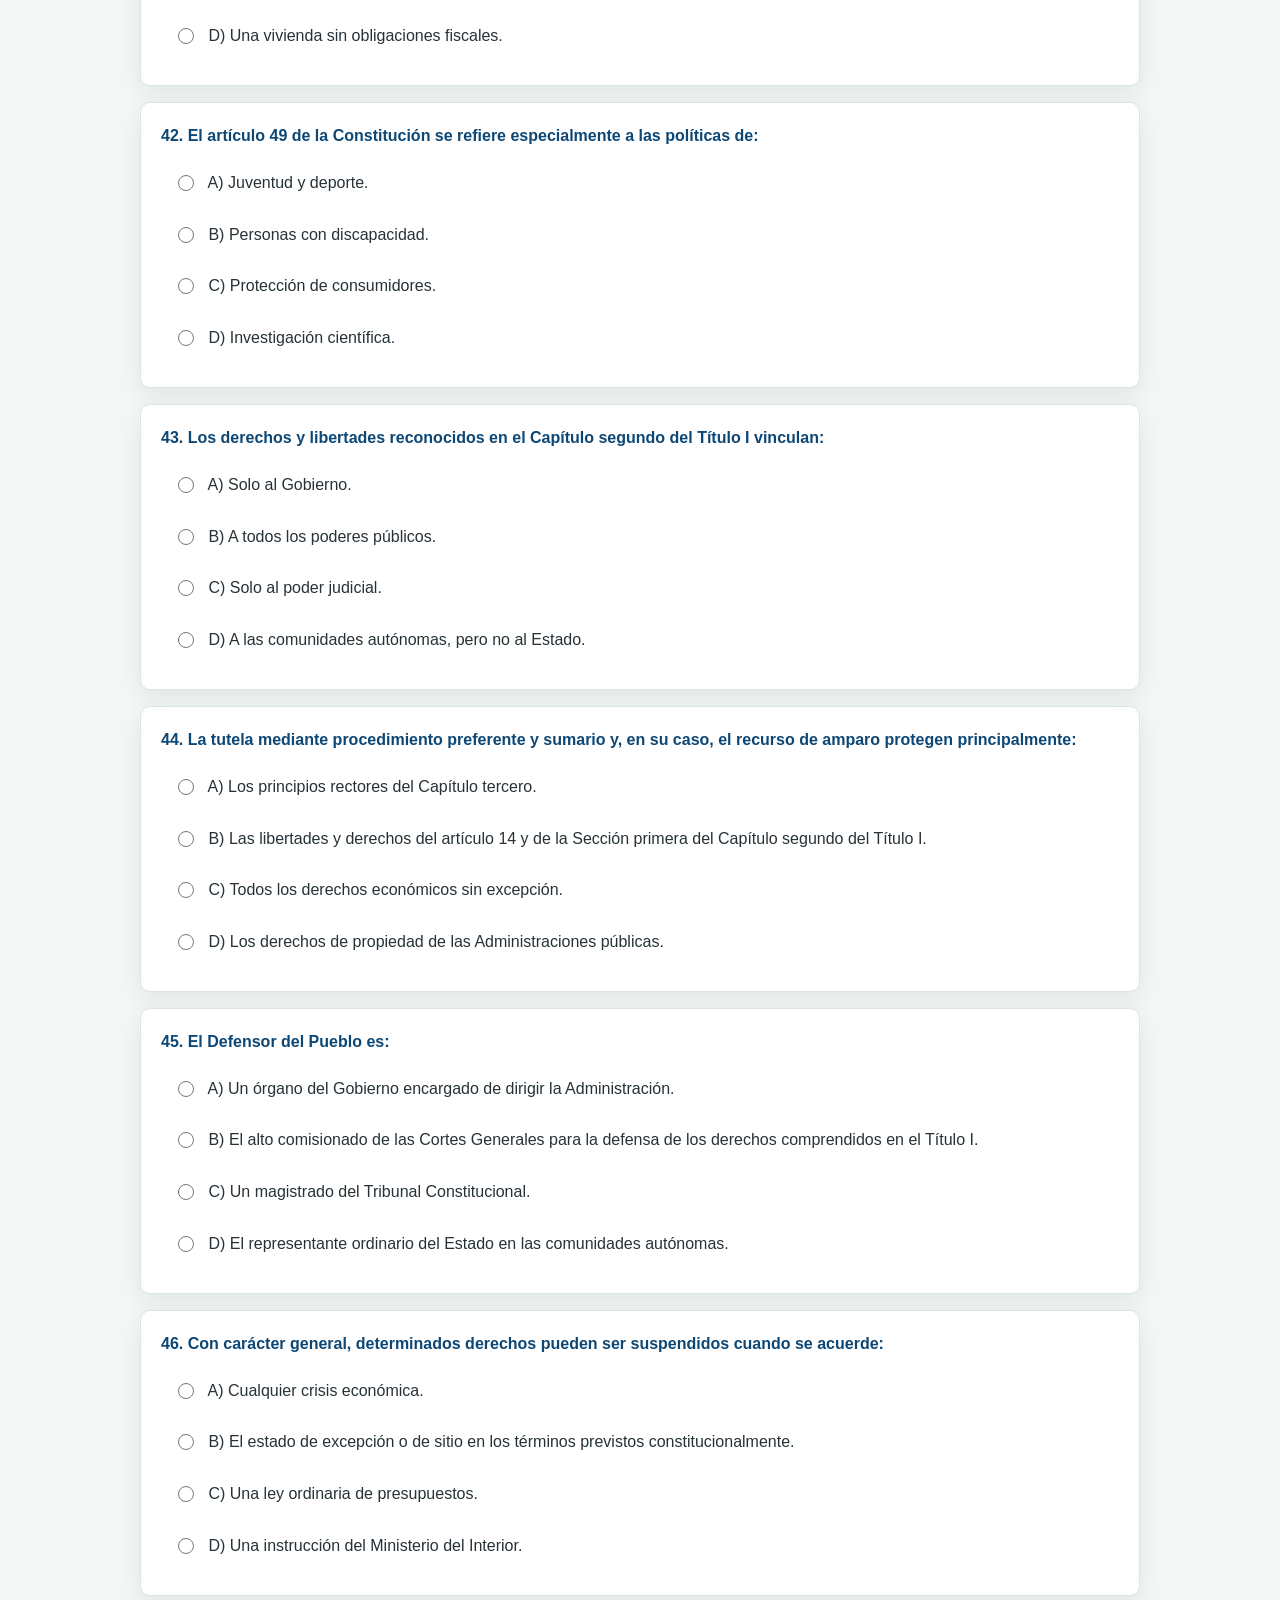
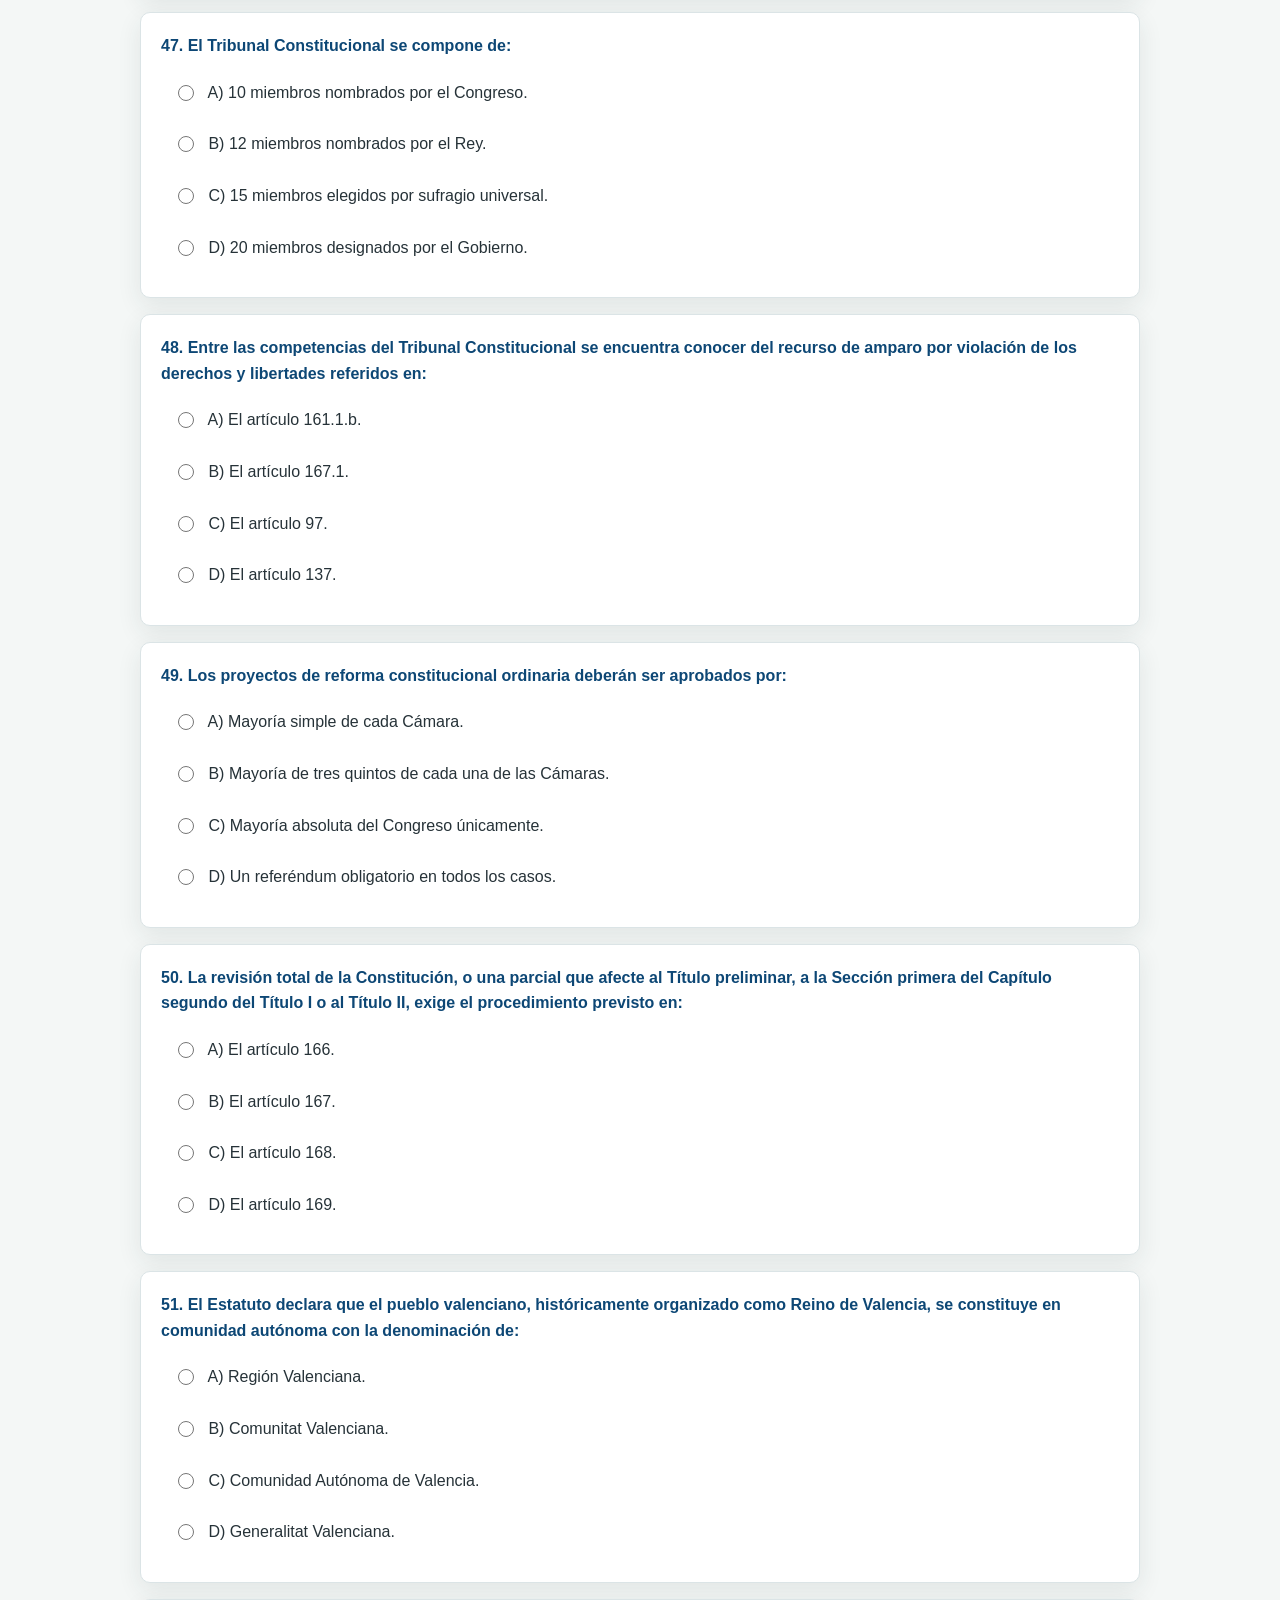
<file: assets/cuestionarios/general/general-t1.html>
<!doctype html>
<html lang="es">
  <head>
    <meta charset="UTF-8" />
    <meta name="viewport" content="width=device-width, initial-scale=1" />
    <title>Test Tema 1 - Constitución y Estatuto de Autonomía</title>
    <link rel="stylesheet" href="../../../css/styles.css" />
  </head>
  <body class="quiz-page" data-quiz-id="general-t1">
    <a class="volver-indice" href="../../../index.html">Volver al índice</a>
    <h1>
      Test Tema 1 - Constitución y Estatuto de Autonomía<br /><small
        >Centro de Estudios Albanta</small
      >
    </h1>

    <form id="quiz-form">
      <h2>Constitución Española y Estatuto de Autonomía de la Comunitat Valenciana</h2>

      <div class="pregunta" data-key="general_t1_1">
        <div class="titulo-pregunta">1. Según la Constitución Española, España se constituye en:</div>
        <ul class="opciones">
          <li>
            <label
              ><input type="radio" name="general_t1_1" value="a" />
              A) Un Estado federal y parlamentario.</label
            >
          </li>
          <li>
            <label
              ><input type="radio" name="general_t1_1" value="b" />
              B) Un Estado social y democrático de Derecho.</label
            >
          </li>
          <li>
            <label
              ><input type="radio" name="general_t1_1" value="c" />
              C) Una monarquía presidencialista.</label
            >
          </li>
          <li>
            <label
              ><input type="radio" name="general_t1_1" value="d" />
              D) Una confederación de nacionalidades y regiones.</label
            >
          </li>
        </ul>
      </div>

      <div class="pregunta" data-key="general_t1_2">
        <div class="titulo-pregunta">2. ¿Cuáles son los valores superiores del ordenamiento jurídico español?</div>
        <ul class="opciones">
          <li>
            <label
              ><input type="radio" name="general_t1_2" value="a" />
              A) Unidad, autonomía, solidaridad y justicia.</label
            >
          </li>
          <li>
            <label
              ><input type="radio" name="general_t1_2" value="b" />
              B) Libertad, justicia, igualdad y pluralismo político.</label
            >
          </li>
          <li>
            <label
              ><input type="radio" name="general_t1_2" value="c" />
              C) Legalidad, jerarquía normativa, publicidad y seguridad jurídica.</label
            >
          </li>
          <li>
            <label
              ><input type="radio" name="general_t1_2" value="d" />
              D) Soberanía, monarquía, autonomía y descentralización.</label
            >
          </li>
        </ul>
      </div>

      <div class="pregunta" data-key="general_t1_3">
        <div class="titulo-pregunta">3. La soberanía nacional reside en:</div>
        <ul class="opciones">
          <li>
            <label
              ><input type="radio" name="general_t1_3" value="a" />
              A) Las Cortes Generales.</label
            >
          </li>
          <li>
            <label
              ><input type="radio" name="general_t1_3" value="b" />
              B) El Rey.</label
            >
          </li>
          <li>
            <label
              ><input type="radio" name="general_t1_3" value="c" />
              C) El pueblo español.</label
            >
          </li>
          <li>
            <label
              ><input type="radio" name="general_t1_3" value="d" />
              D) El Gobierno de la Nación.</label
            >
          </li>
        </ul>
      </div>

      <div class="pregunta" data-key="general_t1_4">
        <div class="titulo-pregunta">4. La forma política del Estado español es:</div>
        <ul class="opciones">
          <li>
            <label
              ><input type="radio" name="general_t1_4" value="a" />
              A) La monarquía parlamentaria.</label
            >
          </li>
          <li>
            <label
              ><input type="radio" name="general_t1_4" value="b" />
              B) La república parlamentaria.</label
            >
          </li>
          <li>
            <label
              ><input type="radio" name="general_t1_4" value="c" />
              C) La monarquía constitucional presidencialista.</label
            >
          </li>
          <li>
            <label
              ><input type="radio" name="general_t1_4" value="d" />
              D) El Estado regional descentralizado.</label
            >
          </li>
        </ul>
      </div>

      <div class="pregunta" data-key="general_t1_5">
        <div class="titulo-pregunta">5. La Constitución se fundamenta en la indisoluble unidad de la Nación española y reconoce y garantiza:</div>
        <ul class="opciones">
          <li>
            <label
              ><input type="radio" name="general_t1_5" value="a" />
              A) La soberanía de cada comunidad autónoma.</label
            >
          </li>
          <li>
            <label
              ><input type="radio" name="general_t1_5" value="b" />
              B) El derecho de autodeterminación de las provincias.</label
            >
          </li>
          <li>
            <label
              ><input type="radio" name="general_t1_5" value="c" />
              C) El derecho a la autonomía de las nacionalidades y regiones y la solidaridad entre todas ellas.</label
            >
          </li>
          <li>
            <label
              ><input type="radio" name="general_t1_5" value="d" />
              D) La independencia política de las nacionalidades históricas.</label
            >
          </li>
        </ul>
      </div>

      <div class="pregunta" data-key="general_t1_6">
        <div class="titulo-pregunta">6. ¿Cuál es la lengua española oficial del Estado?</div>
        <ul class="opciones">
          <li>
            <label
              ><input type="radio" name="general_t1_6" value="a" />
              A) El castellano.</label
            >
          </li>
          <li>
            <label
              ><input type="radio" name="general_t1_6" value="b" />
              B) El español y las demás lenguas cooficiales en todo el territorio nacional.</label
            >
          </li>
          <li>
            <label
              ><input type="radio" name="general_t1_6" value="c" />
              C) El castellano y el valenciano.</label
            >
          </li>
          <li>
            <label
              ><input type="radio" name="general_t1_6" value="d" />
              D) La lengua que determine cada comunidad autónoma.</label
            >
          </li>
        </ul>
      </div>

      <div class="pregunta" data-key="general_t1_7">
        <div class="titulo-pregunta">7. La bandera de España está formada por:</div>
        <ul class="opciones">
          <li>
            <label
              ><input type="radio" name="general_t1_7" value="a" />
              A) Tres franjas verticales: roja, amarilla y roja.</label
            >
          </li>
          <li>
            <label
              ><input type="radio" name="general_t1_7" value="b" />
              B) Tres franjas horizontales: roja, amarilla y roja, siendo la amarilla de doble anchura que cada una de las rojas.</label
            >
          </li>
          <li>
            <label
              ><input type="radio" name="general_t1_7" value="c" />
              C) Dos franjas rojas y una blanca central.</label
            >
          </li>
          <li>
            <label
              ><input type="radio" name="general_t1_7" value="d" />
              D) Cuatro barras rojas sobre fondo amarillo.</label
            >
          </li>
        </ul>
      </div>

      <div class="pregunta" data-key="general_t1_8">
        <div class="titulo-pregunta">8. La capital del Estado es:</div>
        <ul class="opciones">
          <li>
            <label
              ><input type="radio" name="general_t1_8" value="a" />
              A) La ciudad de Madrid.</label
            >
          </li>
          <li>
            <label
              ><input type="radio" name="general_t1_8" value="b" />
              B) La villa de Madrid.</label
            >
          </li>
          <li>
            <label
              ><input type="radio" name="general_t1_8" value="c" />
              C) La ciudad que determine una ley orgánica.</label
            >
          </li>
          <li>
            <label
              ><input type="radio" name="general_t1_8" value="d" />
              D) La sede de las Cortes Generales en cada legislatura.</label
            >
          </li>
        </ul>
      </div>

      <div class="pregunta" data-key="general_t1_9">
        <div class="titulo-pregunta">9. Los partidos políticos, según la Constitución:</div>
        <ul class="opciones">
          <li>
            <label
              ><input type="radio" name="general_t1_9" value="a" />
              A) Forman parte de la Administración General del Estado.</label
            >
          </li>
          <li>
            <label
              ><input type="radio" name="general_t1_9" value="b" />
              B) Expresan el pluralismo político y concurren a la formación y manifestación de la voluntad popular.</label
            >
          </li>
          <li>
            <label
              ><input type="radio" name="general_t1_9" value="c" />
              C) Son órganos constitucionales dependientes del Congreso.</label
            >
          </li>
          <li>
            <label
              ><input type="radio" name="general_t1_9" value="d" />
              D) Representan exclusivamente intereses profesionales.</label
            >
          </li>
        </ul>
      </div>

      <div class="pregunta" data-key="general_t1_10">
        <div class="titulo-pregunta">10. Las Fuerzas Armadas tienen como misión, entre otras:</div>
        <ul class="opciones">
          <li>
            <label
              ><input type="radio" name="general_t1_10" value="a" />
              A) Dirigir la política interior y exterior.</label
            >
          </li>
          <li>
            <label
              ><input type="radio" name="general_t1_10" value="b" />
              B) Garantizar la soberanía e independencia de España y defender su integridad territorial y el ordenamiento constitucional.</label
            >
          </li>
          <li>
            <label
              ><input type="radio" name="general_t1_10" value="c" />
              C) Aprobar los estados de alarma, excepción y sitio.</label
            >
          </li>
          <li>
            <label
              ><input type="radio" name="general_t1_10" value="d" />
              D) Ejercer la potestad jurisdiccional militar en todo caso.</label
            >
          </li>
        </ul>
      </div>

      <div class="pregunta" data-key="general_t1_11">
        <div class="titulo-pregunta">11. ¿Qué principio garantiza la Constitución en el artículo 9.3?</div>
        <ul class="opciones">
          <li>
            <label
              ><input type="radio" name="general_t1_11" value="a" />
              A) La objeción de conciencia.</label
            >
          </li>
          <li>
            <label
              ><input type="radio" name="general_t1_11" value="b" />
              B) La publicidad de las normas.</label
            >
          </li>
          <li>
            <label
              ><input type="radio" name="general_t1_11" value="c" />
              C) La libertad de enseñanza.</label
            >
          </li>
          <li>
            <label
              ><input type="radio" name="general_t1_11" value="d" />
              D) La inviolabilidad parlamentaria.</label
            >
          </li>
        </ul>
      </div>

      <div class="pregunta" data-key="general_t1_12">
        <div class="titulo-pregunta">12. La dignidad de la persona, los derechos inviolables que le son inherentes, el libre desarrollo de la personalidad y el respeto a la ley y a los derechos de los demás son fundamento de:</div>
        <ul class="opciones">
          <li>
            <label
              ><input type="radio" name="general_t1_12" value="a" />
              A) La organización territorial del Estado.</label
            >
          </li>
          <li>
            <label
              ><input type="radio" name="general_t1_12" value="b" />
              B) El orden político y la paz social.</label
            >
          </li>
          <li>
            <label
              ><input type="radio" name="general_t1_12" value="c" />
              C) La potestad reglamentaria del Gobierno.</label
            >
          </li>
          <li>
            <label
              ><input type="radio" name="general_t1_12" value="d" />
              D) La autonomía financiera de las comunidades autónomas.</label
            >
          </li>
        </ul>
      </div>

      <div class="pregunta" data-key="general_t1_13">
        <div class="titulo-pregunta">13. Las normas relativas a los derechos fundamentales y a las libertades se interpretarán de conformidad con:</div>
        <ul class="opciones">
          <li>
            <label
              ><input type="radio" name="general_t1_13" value="a" />
              A) La costumbre constitucional interna.</label
            >
          </li>
          <li>
            <label
              ><input type="radio" name="general_t1_13" value="b" />
              B) La Declaración Universal de Derechos Humanos y los tratados y acuerdos internacionales sobre la materia ratificados por España.</label
            >
          </li>
          <li>
            <label
              ><input type="radio" name="general_t1_13" value="c" />
              C) Las instrucciones del Gobierno.</label
            >
          </li>
          <li>
            <label
              ><input type="radio" name="general_t1_13" value="d" />
              D) Los acuerdos de las comunidades autónomas.</label
            >
          </li>
        </ul>
      </div>

      <div class="pregunta" data-key="general_t1_14">
        <div class="titulo-pregunta">14. Los españoles son mayores de edad a los:</div>
        <ul class="opciones">
          <li>
            <label
              ><input type="radio" name="general_t1_14" value="a" />
              A) 16 años.</label
            >
          </li>
          <li>
            <label
              ><input type="radio" name="general_t1_14" value="b" />
              B) 18 años.</label
            >
          </li>
          <li>
            <label
              ><input type="radio" name="general_t1_14" value="c" />
              C) 21 años.</label
            >
          </li>
          <li>
            <label
              ><input type="radio" name="general_t1_14" value="d" />
              D) 25 años.</label
            >
          </li>
        </ul>
      </div>

      <div class="pregunta" data-key="general_t1_15">
        <div class="titulo-pregunta">15. El derecho a la igualdad y a no sufrir discriminación por razón de nacimiento, raza, sexo, religión, opinión o cualquier otra condición o circunstancia personal o social se recoge en:</div>
        <ul class="opciones">
          <li>
            <label
              ><input type="radio" name="general_t1_15" value="a" />
              A) El artículo 12.</label
            >
          </li>
          <li>
            <label
              ><input type="radio" name="general_t1_15" value="b" />
              B) El artículo 14.</label
            >
          </li>
          <li>
            <label
              ><input type="radio" name="general_t1_15" value="c" />
              C) El artículo 17.</label
            >
          </li>
          <li>
            <label
              ><input type="radio" name="general_t1_15" value="d" />
              D) El artículo 24.</label
            >
          </li>
        </ul>
      </div>

      <div class="pregunta" data-key="general_t1_16">
        <div class="titulo-pregunta">16. El derecho a la vida y a la integridad física y moral implica que:</div>
        <ul class="opciones">
          <li>
            <label
              ><input type="radio" name="general_t1_16" value="a" />
              A) Solo se prohíbe la tortura en tiempo de paz.</label
            >
          </li>
          <li>
            <label
              ><input type="radio" name="general_t1_16" value="b" />
              B) Nadie puede ser sometido a tortura ni a penas o tratos inhumanos o degradantes.</label
            >
          </li>
          <li>
            <label
              ><input type="radio" name="general_t1_16" value="c" />
              C) La Administración puede imponer sanciones privativas de libertad.</label
            >
          </li>
          <li>
            <label
              ><input type="radio" name="general_t1_16" value="d" />
              D) El domicilio podrá registrarse sin límites por razones de seguridad.</label
            >
          </li>
        </ul>
      </div>

      <div class="pregunta" data-key="general_t1_17">
        <div class="titulo-pregunta">17. La libertad ideológica, religiosa y de culto se garantiza:</div>
        <ul class="opciones">
          <li>
            <label
              ><input type="radio" name="general_t1_17" value="a" />
              A) Sin más limitación, en sus manifestaciones, que la necesaria para el mantenimiento del orden público protegido por la ley.</label
            >
          </li>
          <li>
            <label
              ><input type="radio" name="general_t1_17" value="b" />
              B) Solo a las confesiones inscritas en el registro correspondiente.</label
            >
          </li>
          <li>
            <label
              ><input type="radio" name="general_t1_17" value="c" />
              C) Únicamente en el ámbito privado.</label
            >
          </li>
          <li>
            <label
              ><input type="radio" name="general_t1_17" value="d" />
              D) Siempre que exista autorización administrativa previa.</label
            >
          </li>
        </ul>
      </div>

      <div class="pregunta" data-key="general_t1_18">
        <div class="titulo-pregunta">18. La detención preventiva no podrá durar más de:</div>
        <ul class="opciones">
          <li>
            <label
              ><input type="radio" name="general_t1_18" value="a" />
              A) 24 horas en ningún caso.</label
            >
          </li>
          <li>
            <label
              ><input type="radio" name="general_t1_18" value="b" />
              B) 48 horas en todo caso.</label
            >
          </li>
          <li>
            <label
              ><input type="radio" name="general_t1_18" value="c" />
              C) 72 horas como plazo máximo, y solo el tiempo estrictamente necesario para las averiguaciones tendentes al esclarecimiento de los hechos.</label
            >
          </li>
          <li>
            <label
              ><input type="radio" name="general_t1_18" value="d" />
              D) 5 días prorrogables por decisión policial.</label
            >
          </li>
        </ul>
      </div>

      <div class="pregunta" data-key="general_t1_19">
        <div class="titulo-pregunta">19. La entrada o registro en un domicilio requiere, con carácter general:</div>
        <ul class="opciones">
          <li>
            <label
              ><input type="radio" name="general_t1_19" value="a" />
              A) Autorización del alcalde.</label
            >
          </li>
          <li>
            <label
              ><input type="radio" name="general_t1_19" value="b" />
              B) Consentimiento del titular o resolución judicial, salvo caso de flagrante delito.</label
            >
          </li>
          <li>
            <label
              ><input type="radio" name="general_t1_19" value="c" />
              C) Comunicación previa al Defensor del Pueblo.</label
            >
          </li>
          <li>
            <label
              ><input type="radio" name="general_t1_19" value="d" />
              D) Orden verbal de cualquier agente de la autoridad.</label
            >
          </li>
        </ul>
      </div>

      <div class="pregunta" data-key="general_t1_20">
        <div class="titulo-pregunta">20. El secreto de las comunicaciones puede limitarse:</div>
        <ul class="opciones">
          <li>
            <label
              ><input type="radio" name="general_t1_20" value="a" />
              A) Por acuerdo de una comunidad autónoma.</label
            >
          </li>
          <li>
            <label
              ><input type="radio" name="general_t1_20" value="b" />
              B) Solo mediante resolución judicial.</label
            >
          </li>
          <li>
            <label
              ><input type="radio" name="general_t1_20" value="c" />
              C) Por decisión de cualquier Administración pública.</label
            >
          </li>
          <li>
            <label
              ><input type="radio" name="general_t1_20" value="d" />
              D) Por autorización de un superior jerárquico.</label
            >
          </li>
        </ul>
      </div>

      <div class="pregunta" data-key="general_t1_21">
        <div class="titulo-pregunta">21. Los españoles tienen derecho a elegir libremente su residencia y a circular por el territorio nacional conforme al:</div>
        <ul class="opciones">
          <li>
            <label
              ><input type="radio" name="general_t1_21" value="a" />
              A) Artículo 18.</label
            >
          </li>
          <li>
            <label
              ><input type="radio" name="general_t1_21" value="b" />
              B) Artículo 19.</label
            >
          </li>
          <li>
            <label
              ><input type="radio" name="general_t1_21" value="c" />
              C) Artículo 21.</label
            >
          </li>
          <li>
            <label
              ><input type="radio" name="general_t1_21" value="d" />
              D) Artículo 23.</label
            >
          </li>
        </ul>
      </div>

      <div class="pregunta" data-key="general_t1_22">
        <div class="titulo-pregunta">22. El derecho a expresar y difundir libremente pensamientos, ideas y opiniones se reconoce:</div>
        <ul class="opciones">
          <li>
            <label
              ><input type="radio" name="general_t1_22" value="a" />
              A) Solo para cargos públicos.</label
            >
          </li>
          <li>
            <label
              ><input type="radio" name="general_t1_22" value="b" />
              B) Mediante la palabra, el escrito o cualquier otro medio de reproducción.</label
            >
          </li>
          <li>
            <label
              ><input type="radio" name="general_t1_22" value="c" />
              C) Solo a través de medios de comunicación autorizados.</label
            >
          </li>
          <li>
            <label
              ><input type="radio" name="general_t1_22" value="d" />
              D) Únicamente en periodo electoral.</label
            >
          </li>
        </ul>
      </div>

      <div class="pregunta" data-key="general_t1_23">
        <div class="titulo-pregunta">23. El derecho de reunión reconocido por la Constitución exige que la reunión sea:</div>
        <ul class="opciones">
          <li>
            <label
              ><input type="radio" name="general_t1_23" value="a" />
              A) Pública y autorizada previamente.</label
            >
          </li>
          <li>
            <label
              ><input type="radio" name="general_t1_23" value="b" />
              B) Pacífica y sin armas.</label
            >
          </li>
          <li>
            <label
              ><input type="radio" name="general_t1_23" value="c" />
              C) Convocada por un partido político.</label
            >
          </li>
          <li>
            <label
              ><input type="radio" name="general_t1_23" value="d" />
              D) Comunicada siempre al Tribunal Constitucional.</label
            >
          </li>
        </ul>
      </div>

      <div class="pregunta" data-key="general_t1_24">
        <div class="titulo-pregunta">24. La Constitución reconoce el derecho de asociación en el:</div>
        <ul class="opciones">
          <li>
            <label
              ><input type="radio" name="general_t1_24" value="a" />
              A) Artículo 22.</label
            >
          </li>
          <li>
            <label
              ><input type="radio" name="general_t1_24" value="b" />
              B) Artículo 24.</label
            >
          </li>
          <li>
            <label
              ><input type="radio" name="general_t1_24" value="c" />
              C) Artículo 27.</label
            >
          </li>
          <li>
            <label
              ><input type="radio" name="general_t1_24" value="d" />
              D) Artículo 29.</label
            >
          </li>
        </ul>
      </div>

      <div class="pregunta" data-key="general_t1_25">
        <div class="titulo-pregunta">25. Los ciudadanos tienen derecho a participar en los asuntos públicos:</div>
        <ul class="opciones">
          <li>
            <label
              ><input type="radio" name="general_t1_25" value="a" />
              A) Solo mediante partidos políticos.</label
            >
          </li>
          <li>
            <label
              ><input type="radio" name="general_t1_25" value="b" />
              B) Directamente o por medio de representantes libremente elegidos en elecciones periódicas por sufragio universal.</label
            >
          </li>
          <li>
            <label
              ><input type="radio" name="general_t1_25" value="c" />
              C) Exclusivamente a través de sindicatos.</label
            >
          </li>
          <li>
            <label
              ><input type="radio" name="general_t1_25" value="d" />
              D) Solo en el ámbito municipal.</label
            >
          </li>
        </ul>
      </div>

      <div class="pregunta" data-key="general_t1_26">
        <div class="titulo-pregunta">26. La tutela judicial efectiva supone que todas las personas tienen derecho a obtenerla de jueces y tribunales:</div>
        <ul class="opciones">
          <li>
            <label
              ><input type="radio" name="general_t1_26" value="a" />
              A) Sin que pueda producirse indefensión.</label
            >
          </li>
          <li>
            <label
              ><input type="radio" name="general_t1_26" value="b" />
              B) Solo si disponen de abogado particular.</label
            >
          </li>
          <li>
            <label
              ><input type="radio" name="general_t1_26" value="c" />
              C) Únicamente en materia penal.</label
            >
          </li>
          <li>
            <label
              ><input type="radio" name="general_t1_26" value="d" />
              D) Siempre mediante recurso de amparo directo.</label
            >
          </li>
        </ul>
      </div>

      <div class="pregunta" data-key="general_t1_27">
        <div class="titulo-pregunta">27. El principio de legalidad penal y sancionadora implica que nadie puede ser condenado o sancionado por acciones u omisiones que:</div>
        <ul class="opciones">
          <li>
            <label
              ><input type="radio" name="general_t1_27" value="a" />
              A) Sean consideradas socialmente incorrectas.</label
            >
          </li>
          <li>
            <label
              ><input type="radio" name="general_t1_27" value="b" />
              B) No constituyan delito, falta o infracción administrativa según la legislación vigente en el momento de producirse.</label
            >
          </li>
          <li>
            <label
              ><input type="radio" name="general_t1_27" value="c" />
              C) Sean contrarias a instrucciones internas.</label
            >
          </li>
          <li>
            <label
              ><input type="radio" name="general_t1_27" value="d" />
              D) Hayan sido cometidas por imprudencia.</label
            >
          </li>
        </ul>
      </div>

      <div class="pregunta" data-key="general_t1_28">
        <div class="titulo-pregunta">28. La educación tendrá por objeto:</div>
        <ul class="opciones">
          <li>
            <label
              ><input type="radio" name="general_t1_28" value="a" />
              A) La obtención obligatoria de una titulación universitaria.</label
            >
          </li>
          <li>
            <label
              ><input type="radio" name="general_t1_28" value="b" />
              B) El pleno desarrollo de la personalidad humana en el respeto a los principios democráticos de convivencia y a los derechos y libertades fundamentales.</label
            >
          </li>
          <li>
            <label
              ><input type="radio" name="general_t1_28" value="c" />
              C) La formación profesional exclusivamente técnica.</label
            >
          </li>
          <li>
            <label
              ><input type="radio" name="general_t1_28" value="d" />
              D) La preparación para el servicio militar.</label
            >
          </li>
        </ul>
      </div>

      <div class="pregunta" data-key="general_t1_29">
        <div class="titulo-pregunta">29. El derecho a sindicarse libremente se reconoce en:</div>
        <ul class="opciones">
          <li>
            <label
              ><input type="radio" name="general_t1_29" value="a" />
              A) El artículo 28.1.</label
            >
          </li>
          <li>
            <label
              ><input type="radio" name="general_t1_29" value="b" />
              B) El artículo 30.1.</label
            >
          </li>
          <li>
            <label
              ><input type="radio" name="general_t1_29" value="c" />
              C) El artículo 35.1.</label
            >
          </li>
          <li>
            <label
              ><input type="radio" name="general_t1_29" value="d" />
              D) El artículo 37.1.</label
            >
          </li>
        </ul>
      </div>

      <div class="pregunta" data-key="general_t1_30">
        <div class="titulo-pregunta">30. El derecho de huelga de los trabajadores para la defensa de sus intereses se reconoce en:</div>
        <ul class="opciones">
          <li>
            <label
              ><input type="radio" name="general_t1_30" value="a" />
              A) El artículo 25.2.</label
            >
          </li>
          <li>
            <label
              ><input type="radio" name="general_t1_30" value="b" />
              B) El artículo 28.2.</label
            >
          </li>
          <li>
            <label
              ><input type="radio" name="general_t1_30" value="c" />
              C) El artículo 31.1.</label
            >
          </li>
          <li>
            <label
              ><input type="radio" name="general_t1_30" value="d" />
              D) El artículo 35.2.</label
            >
          </li>
        </ul>
      </div>

      <div class="pregunta" data-key="general_t1_31">
        <div class="titulo-pregunta">31. El derecho de petición podrá ejercerse:</div>
        <ul class="opciones">
          <li>
            <label
              ><input type="radio" name="general_t1_31" value="a" />
              A) Solo individualmente.</label
            >
          </li>
          <li>
            <label
              ><input type="radio" name="general_t1_31" value="b" />
              B) Individual y colectivamente, por escrito, en la forma y con los efectos que determine la ley.</label
            >
          </li>
          <li>
            <label
              ><input type="radio" name="general_t1_31" value="c" />
              C) Mediante manifestación directa ante las Cámaras.</label
            >
          </li>
          <li>
            <label
              ><input type="radio" name="general_t1_31" value="d" />
              D) Solo por asociaciones legalmente inscritas.</label
            >
          </li>
        </ul>
      </div>

      <div class="pregunta" data-key="general_t1_32">
        <div class="titulo-pregunta">32. El sistema tributario justo se inspira, entre otros, en los principios de:</div>
        <ul class="opciones">
          <li>
            <label
              ><input type="radio" name="general_t1_32" value="a" />
              A) Progresividad y no confiscatoriedad.</label
            >
          </li>
          <li>
            <label
              ><input type="radio" name="general_t1_32" value="b" />
              B) Uniformidad absoluta y proporcionalidad fija.</label
            >
          </li>
          <li>
            <label
              ><input type="radio" name="general_t1_32" value="c" />
              C) Confiscación parcial y solidaridad municipal.</label
            >
          </li>
          <li>
            <label
              ><input type="radio" name="general_t1_32" value="d" />
              D) Reserva reglamentaria y discrecionalidad administrativa.</label
            >
          </li>
        </ul>
      </div>

      <div class="pregunta" data-key="general_t1_33">
        <div class="titulo-pregunta">33. La Constitución reconoce el derecho a la propiedad privada y a:</div>
        <ul class="opciones">
          <li>
            <label
              ><input type="radio" name="general_t1_33" value="a" />
              A) La exención tributaria general.</label
            >
          </li>
          <li>
            <label
              ><input type="radio" name="general_t1_33" value="b" />
              B) La herencia.</label
            >
          </li>
          <li>
            <label
              ><input type="radio" name="general_t1_33" value="c" />
              C) La nacionalización sin indemnización.</label
            >
          </li>
          <li>
            <label
              ><input type="radio" name="general_t1_33" value="d" />
              D) La ocupación administrativa libre.</label
            >
          </li>
        </ul>
      </div>

      <div class="pregunta" data-key="general_t1_34">
        <div class="titulo-pregunta">34. Todos los españoles tienen el deber de trabajar y el derecho al trabajo, a la libre elección de profesión u oficio, a la promoción a través del trabajo y a:</div>
        <ul class="opciones">
          <li>
            <label
              ><input type="radio" name="general_t1_34" value="a" />
              A) Una remuneración suficiente para satisfacer sus necesidades y las de su familia.</label
            >
          </li>
          <li>
            <label
              ><input type="radio" name="general_t1_34" value="b" />
              B) Un puesto público garantizado.</label
            >
          </li>
          <li>
            <label
              ><input type="radio" name="general_t1_34" value="c" />
              C) La jubilación anticipada automática.</label
            >
          </li>
          <li>
            <label
              ><input type="radio" name="general_t1_34" value="d" />
              D) Un contrato indefinido obligatorio.</label
            >
          </li>
        </ul>
      </div>

      <div class="pregunta" data-key="general_t1_35">
        <div class="titulo-pregunta">35. La Constitución garantiza el derecho a la negociación colectiva laboral entre representantes de trabajadores y empresarios, así como:</div>
        <ul class="opciones">
          <li>
            <label
              ><input type="radio" name="general_t1_35" value="a" />
              A) La fuerza vinculante de los convenios.</label
            >
          </li>
          <li>
            <label
              ><input type="radio" name="general_t1_35" value="b" />
              B) La intervención obligatoria del Gobierno en todo convenio.</label
            >
          </li>
          <li>
            <label
              ><input type="radio" name="general_t1_35" value="c" />
              C) La nulidad de los acuerdos colectivos.</label
            >
          </li>
          <li>
            <label
              ><input type="radio" name="general_t1_35" value="d" />
              D) La prohibición de conflictos colectivos.</label
            >
          </li>
        </ul>
      </div>

      <div class="pregunta" data-key="general_t1_36">
        <div class="titulo-pregunta">36. La libertad de empresa se reconoce en el marco de:</div>
        <ul class="opciones">
          <li>
            <label
              ><input type="radio" name="general_t1_36" value="a" />
              A) La economía planificada.</label
            >
          </li>
          <li>
            <label
              ><input type="radio" name="general_t1_36" value="b" />
              B) La economía de mercado.</label
            >
          </li>
          <li>
            <label
              ><input type="radio" name="general_t1_36" value="c" />
              C) La Administración institucional.</label
            >
          </li>
          <li>
            <label
              ><input type="radio" name="general_t1_36" value="d" />
              D) El sector público exclusivo.</label
            >
          </li>
        </ul>
      </div>

      <div class="pregunta" data-key="general_t1_37">
        <div class="titulo-pregunta">37. Los poderes públicos mantendrán un régimen público de Seguridad Social para todos los ciudadanos que garantice:</div>
        <ul class="opciones">
          <li>
            <label
              ><input type="radio" name="general_t1_37" value="a" />
              A) Asistencia y prestaciones sociales suficientes ante situaciones de necesidad, especialmente en caso de desempleo.</label
            >
          </li>
          <li>
            <label
              ><input type="radio" name="general_t1_37" value="b" />
              B) Únicamente pensiones contributivas.</label
            >
          </li>
          <li>
            <label
              ><input type="radio" name="general_t1_37" value="c" />
              C) Solo protección sanitaria privada.</label
            >
          </li>
          <li>
            <label
              ><input type="radio" name="general_t1_37" value="d" />
              D) Prestaciones condicionadas a la residencia en una comunidad autónoma concreta.</label
            >
          </li>
        </ul>
      </div>

      <div class="pregunta" data-key="general_t1_38">
        <div class="titulo-pregunta">38. El derecho a la protección de la salud se reconoce en:</div>
        <ul class="opciones">
          <li>
            <label
              ><input type="radio" name="general_t1_38" value="a" />
              A) El artículo 41.</label
            >
          </li>
          <li>
            <label
              ><input type="radio" name="general_t1_38" value="b" />
              B) El artículo 43.</label
            >
          </li>
          <li>
            <label
              ><input type="radio" name="general_t1_38" value="c" />
              C) El artículo 45.</label
            >
          </li>
          <li>
            <label
              ><input type="radio" name="general_t1_38" value="d" />
              D) El artículo 49.</label
            >
          </li>
        </ul>
      </div>

      <div class="pregunta" data-key="general_t1_39">
        <div class="titulo-pregunta">39. Los poderes públicos promoverán y tutelarán el acceso a la cultura, a la que:</div>
        <ul class="opciones">
          <li>
            <label
              ><input type="radio" name="general_t1_39" value="a" />
              A) Solo tienen derecho los ciudadanos españoles mayores de edad.</label
            >
          </li>
          <li>
            <label
              ><input type="radio" name="general_t1_39" value="b" />
              B) Todos tienen derecho.</label
            >
          </li>
          <li>
            <label
              ><input type="radio" name="general_t1_39" value="c" />
              C) Solo se accede mediante autorización administrativa.</label
            >
          </li>
          <li>
            <label
              ><input type="radio" name="general_t1_39" value="d" />
              D) Tienen derecho únicamente los residentes en municipios de más de 20.000 habitantes.</label
            >
          </li>
        </ul>
      </div>

      <div class="pregunta" data-key="general_t1_40">
        <div class="titulo-pregunta">40. Todos tienen derecho a disfrutar de un medio ambiente adecuado para el desarrollo de la persona, así como el deber de:</div>
        <ul class="opciones">
          <li>
            <label
              ><input type="radio" name="general_t1_40" value="a" />
              A) Conservarlo.</label
            >
          </li>
          <li>
            <label
              ><input type="radio" name="general_t1_40" value="b" />
              B) Financiarlo mediante impuesto directo específico.</label
            >
          </li>
          <li>
            <label
              ><input type="radio" name="general_t1_40" value="c" />
              C) Explotarlo libremente.</label
            >
          </li>
          <li>
            <label
              ><input type="radio" name="general_t1_40" value="d" />
              D) Sustituirlo por recursos tecnológicos.</label
            >
          </li>
        </ul>
      </div>

      <div class="pregunta" data-key="general_t1_41">
        <div class="titulo-pregunta">41. Los españoles tienen derecho a disfrutar de:</div>
        <ul class="opciones">
          <li>
            <label
              ><input type="radio" name="general_t1_41" value="a" />
              A) Una vivienda digna y adecuada.</label
            >
          </li>
          <li>
            <label
              ><input type="radio" name="general_t1_41" value="b" />
              B) Una vivienda pública gratuita en todo caso.</label
            >
          </li>
          <li>
            <label
              ><input type="radio" name="general_t1_41" value="c" />
              C) Una vivienda en propiedad.</label
            >
          </li>
          <li>
            <label
              ><input type="radio" name="general_t1_41" value="d" />
              D) Una vivienda sin obligaciones fiscales.</label
            >
          </li>
        </ul>
      </div>

      <div class="pregunta" data-key="general_t1_42">
        <div class="titulo-pregunta">42. El artículo 49 de la Constitución se refiere especialmente a las políticas de:</div>
        <ul class="opciones">
          <li>
            <label
              ><input type="radio" name="general_t1_42" value="a" />
              A) Juventud y deporte.</label
            >
          </li>
          <li>
            <label
              ><input type="radio" name="general_t1_42" value="b" />
              B) Personas con discapacidad.</label
            >
          </li>
          <li>
            <label
              ><input type="radio" name="general_t1_42" value="c" />
              C) Protección de consumidores.</label
            >
          </li>
          <li>
            <label
              ><input type="radio" name="general_t1_42" value="d" />
              D) Investigación científica.</label
            >
          </li>
        </ul>
      </div>

      <div class="pregunta" data-key="general_t1_43">
        <div class="titulo-pregunta">43. Los derechos y libertades reconocidos en el Capítulo segundo del Título I vinculan:</div>
        <ul class="opciones">
          <li>
            <label
              ><input type="radio" name="general_t1_43" value="a" />
              A) Solo al Gobierno.</label
            >
          </li>
          <li>
            <label
              ><input type="radio" name="general_t1_43" value="b" />
              B) A todos los poderes públicos.</label
            >
          </li>
          <li>
            <label
              ><input type="radio" name="general_t1_43" value="c" />
              C) Solo al poder judicial.</label
            >
          </li>
          <li>
            <label
              ><input type="radio" name="general_t1_43" value="d" />
              D) A las comunidades autónomas, pero no al Estado.</label
            >
          </li>
        </ul>
      </div>

      <div class="pregunta" data-key="general_t1_44">
        <div class="titulo-pregunta">44. La tutela mediante procedimiento preferente y sumario y, en su caso, el recurso de amparo protegen principalmente:</div>
        <ul class="opciones">
          <li>
            <label
              ><input type="radio" name="general_t1_44" value="a" />
              A) Los principios rectores del Capítulo tercero.</label
            >
          </li>
          <li>
            <label
              ><input type="radio" name="general_t1_44" value="b" />
              B) Las libertades y derechos del artículo 14 y de la Sección primera del Capítulo segundo del Título I.</label
            >
          </li>
          <li>
            <label
              ><input type="radio" name="general_t1_44" value="c" />
              C) Todos los derechos económicos sin excepción.</label
            >
          </li>
          <li>
            <label
              ><input type="radio" name="general_t1_44" value="d" />
              D) Los derechos de propiedad de las Administraciones públicas.</label
            >
          </li>
        </ul>
      </div>

      <div class="pregunta" data-key="general_t1_45">
        <div class="titulo-pregunta">45. El Defensor del Pueblo es:</div>
        <ul class="opciones">
          <li>
            <label
              ><input type="radio" name="general_t1_45" value="a" />
              A) Un órgano del Gobierno encargado de dirigir la Administración.</label
            >
          </li>
          <li>
            <label
              ><input type="radio" name="general_t1_45" value="b" />
              B) El alto comisionado de las Cortes Generales para la defensa de los derechos comprendidos en el Título I.</label
            >
          </li>
          <li>
            <label
              ><input type="radio" name="general_t1_45" value="c" />
              C) Un magistrado del Tribunal Constitucional.</label
            >
          </li>
          <li>
            <label
              ><input type="radio" name="general_t1_45" value="d" />
              D) El representante ordinario del Estado en las comunidades autónomas.</label
            >
          </li>
        </ul>
      </div>

      <div class="pregunta" data-key="general_t1_46">
        <div class="titulo-pregunta">46. Con carácter general, determinados derechos pueden ser suspendidos cuando se acuerde:</div>
        <ul class="opciones">
          <li>
            <label
              ><input type="radio" name="general_t1_46" value="a" />
              A) Cualquier crisis económica.</label
            >
          </li>
          <li>
            <label
              ><input type="radio" name="general_t1_46" value="b" />
              B) El estado de excepción o de sitio en los términos previstos constitucionalmente.</label
            >
          </li>
          <li>
            <label
              ><input type="radio" name="general_t1_46" value="c" />
              C) Una ley ordinaria de presupuestos.</label
            >
          </li>
          <li>
            <label
              ><input type="radio" name="general_t1_46" value="d" />
              D) Una instrucción del Ministerio del Interior.</label
            >
          </li>
        </ul>
      </div>

      <div class="pregunta" data-key="general_t1_47">
        <div class="titulo-pregunta">47. El Tribunal Constitucional se compone de:</div>
        <ul class="opciones">
          <li>
            <label
              ><input type="radio" name="general_t1_47" value="a" />
              A) 10 miembros nombrados por el Congreso.</label
            >
          </li>
          <li>
            <label
              ><input type="radio" name="general_t1_47" value="b" />
              B) 12 miembros nombrados por el Rey.</label
            >
          </li>
          <li>
            <label
              ><input type="radio" name="general_t1_47" value="c" />
              C) 15 miembros elegidos por sufragio universal.</label
            >
          </li>
          <li>
            <label
              ><input type="radio" name="general_t1_47" value="d" />
              D) 20 miembros designados por el Gobierno.</label
            >
          </li>
        </ul>
      </div>

      <div class="pregunta" data-key="general_t1_48">
        <div class="titulo-pregunta">48. Entre las competencias del Tribunal Constitucional se encuentra conocer del recurso de amparo por violación de los derechos y libertades referidos en:</div>
        <ul class="opciones">
          <li>
            <label
              ><input type="radio" name="general_t1_48" value="a" />
              A) El artículo 161.1.b.</label
            >
          </li>
          <li>
            <label
              ><input type="radio" name="general_t1_48" value="b" />
              B) El artículo 167.1.</label
            >
          </li>
          <li>
            <label
              ><input type="radio" name="general_t1_48" value="c" />
              C) El artículo 97.</label
            >
          </li>
          <li>
            <label
              ><input type="radio" name="general_t1_48" value="d" />
              D) El artículo 137.</label
            >
          </li>
        </ul>
      </div>

      <div class="pregunta" data-key="general_t1_49">
        <div class="titulo-pregunta">49. Los proyectos de reforma constitucional ordinaria deberán ser aprobados por:</div>
        <ul class="opciones">
          <li>
            <label
              ><input type="radio" name="general_t1_49" value="a" />
              A) Mayoría simple de cada Cámara.</label
            >
          </li>
          <li>
            <label
              ><input type="radio" name="general_t1_49" value="b" />
              B) Mayoría de tres quintos de cada una de las Cámaras.</label
            >
          </li>
          <li>
            <label
              ><input type="radio" name="general_t1_49" value="c" />
              C) Mayoría absoluta del Congreso únicamente.</label
            >
          </li>
          <li>
            <label
              ><input type="radio" name="general_t1_49" value="d" />
              D) Un referéndum obligatorio en todos los casos.</label
            >
          </li>
        </ul>
      </div>

      <div class="pregunta" data-key="general_t1_50">
        <div class="titulo-pregunta">50. La revisión total de la Constitución, o una parcial que afecte al Título preliminar, a la Sección primera del Capítulo segundo del Título I o al Título II, exige el procedimiento previsto en:</div>
        <ul class="opciones">
          <li>
            <label
              ><input type="radio" name="general_t1_50" value="a" />
              A) El artículo 166.</label
            >
          </li>
          <li>
            <label
              ><input type="radio" name="general_t1_50" value="b" />
              B) El artículo 167.</label
            >
          </li>
          <li>
            <label
              ><input type="radio" name="general_t1_50" value="c" />
              C) El artículo 168.</label
            >
          </li>
          <li>
            <label
              ><input type="radio" name="general_t1_50" value="d" />
              D) El artículo 169.</label
            >
          </li>
        </ul>
      </div>

      <div class="pregunta" data-key="general_t1_51">
        <div class="titulo-pregunta">51. El Estatuto declara que el pueblo valenciano, históricamente organizado como Reino de Valencia, se constituye en comunidad autónoma con la denominación de:</div>
        <ul class="opciones">
          <li>
            <label
              ><input type="radio" name="general_t1_51" value="a" />
              A) Región Valenciana.</label
            >
          </li>
          <li>
            <label
              ><input type="radio" name="general_t1_51" value="b" />
              B) Comunitat Valenciana.</label
            >
          </li>
          <li>
            <label
              ><input type="radio" name="general_t1_51" value="c" />
              C) Comunidad Autónoma de Valencia.</label
            >
          </li>
          <li>
            <label
              ><input type="radio" name="general_t1_51" value="d" />
              D) Generalitat Valenciana.</label
            >
          </li>
        </ul>
      </div>

      <div class="pregunta" data-key="general_t1_52">
        <div class="titulo-pregunta">52. El Estatuto de Autonomía es:</div>
        <ul class="opciones">
          <li>
            <label
              ><input type="radio" name="general_t1_52" value="a" />
              A) Una ley ordinaria autonómica.</label
            >
          </li>
          <li>
            <label
              ><input type="radio" name="general_t1_52" value="b" />
              B) La norma institucional básica de la Comunitat Valenciana.</label
            >
          </li>
          <li>
            <label
              ><input type="radio" name="general_t1_52" value="c" />
              C) Un reglamento del Consell.</label
            >
          </li>
          <li>
            <label
              ><input type="radio" name="general_t1_52" value="d" />
              D) Una disposición administrativa de Les Corts.</label
            >
          </li>
        </ul>
      </div>

      <div class="pregunta" data-key="general_t1_53">
        <div class="titulo-pregunta">53. El territorio de la Comunitat Valenciana comprende:</div>
        <ul class="opciones">
          <li>
            <label
              ><input type="radio" name="general_t1_53" value="a" />
              A) Los municipios de las provincias de Alicante, Castellón y Valencia.</label
            >
          </li>
          <li>
            <label
              ><input type="radio" name="general_t1_53" value="b" />
              B) Solo las provincias de Valencia y Alicante.</label
            >
          </li>
          <li>
            <label
              ><input type="radio" name="general_t1_53" value="c" />
              C) Las comarcas que apruebe el Consell por decreto.</label
            >
          </li>
          <li>
            <label
              ><input type="radio" name="general_t1_53" value="d" />
              D) Los municipios adheridos mediante convenio.</label
            >
          </li>
        </ul>
      </div>

      <div class="pregunta" data-key="general_t1_54">
        <div class="titulo-pregunta">54. Tienen la condición política de valencianos:</div>
        <ul class="opciones">
          <li>
            <label
              ><input type="radio" name="general_t1_54" value="a" />
              A) Todos los españoles nacidos en la Comunitat Valenciana, aunque residan fuera.</label
            >
          </li>
          <li>
            <label
              ><input type="radio" name="general_t1_54" value="b" />
              B) Los ciudadanos españoles que tengan o adquieran vecindad administrativa en cualquiera de los municipios de la Comunitat Valenciana.</label
            >
          </li>
          <li>
            <label
              ><input type="radio" name="general_t1_54" value="c" />
              C) Todos los residentes extranjeros.</label
            >
          </li>
          <li>
            <label
              ><input type="radio" name="general_t1_54" value="d" />
              D) Solo quienes tengan vecindad civil valenciana.</label
            >
          </li>
        </ul>
      </div>

      <div class="pregunta" data-key="general_t1_55">
        <div class="titulo-pregunta">55. La bandera de la Comunitat Valenciana es:</div>
        <ul class="opciones">
          <li>
            <label
              ><input type="radio" name="general_t1_55" value="a" />
              A) La Senyera tradicional compuesta por cuatro barras rojas sobre fondo amarillo, coronadas sobre franja azul junto al asta.</label
            >
          </li>
          <li>
            <label
              ><input type="radio" name="general_t1_55" value="b" />
              B) Una bandera blanca con el escudo de la Generalitat.</label
            >
          </li>
          <li>
            <label
              ><input type="radio" name="general_t1_55" value="c" />
              C) Tres franjas horizontales roja, amarilla y roja.</label
            >
          </li>
          <li>
            <label
              ><input type="radio" name="general_t1_55" value="d" />
              D) Una bandera azul con cuatro estrellas.</label
            >
          </li>
        </ul>
      </div>

      <div class="pregunta" data-key="general_t1_56">
        <div class="titulo-pregunta">56. La lengua propia de la Comunitat Valenciana es:</div>
        <ul class="opciones">
          <li>
            <label
              ><input type="radio" name="general_t1_56" value="a" />
              A) El castellano.</label
            >
          </li>
          <li>
            <label
              ><input type="radio" name="general_t1_56" value="b" />
              B) El valenciano.</label
            >
          </li>
          <li>
            <label
              ><input type="radio" name="general_t1_56" value="c" />
              C) El catalán.</label
            >
          </li>
          <li>
            <label
              ><input type="radio" name="general_t1_56" value="d" />
              D) El valenciano y el castellano por igual como lenguas propias.</label
            >
          </li>
        </ul>
      </div>

      <div class="pregunta" data-key="general_t1_57">
        <div class="titulo-pregunta">57. El Estatuto establece que los dos idiomas oficiales de la Comunitat Valenciana son:</div>
        <ul class="opciones">
          <li>
            <label
              ><input type="radio" name="general_t1_57" value="a" />
              A) Valenciano y castellano.</label
            >
          </li>
          <li>
            <label
              ><input type="radio" name="general_t1_57" value="b" />
              B) Castellano e inglés.</label
            >
          </li>
          <li>
            <label
              ><input type="radio" name="general_t1_57" value="c" />
              C) Valenciano y francés.</label
            >
          </li>
          <li>
            <label
              ><input type="radio" name="general_t1_57" value="d" />
              D) Castellano únicamente, sin perjuicio de modalidades lingüísticas.</label
            >
          </li>
        </ul>
      </div>

      <div class="pregunta" data-key="general_t1_58">
        <div class="titulo-pregunta">58. La institución normativa del idioma valenciano es:</div>
        <ul class="opciones">
          <li>
            <label
              ><input type="radio" name="general_t1_58" value="a" />
              A) El Consell Jurídic Consultiu.</label
            >
          </li>
          <li>
            <label
              ><input type="radio" name="general_t1_58" value="b" />
              B) La Acadèmia Valenciana de la Llengua.</label
            >
          </li>
          <li>
            <label
              ><input type="radio" name="general_t1_58" value="c" />
              C) La Sindicatura de Comptes.</label
            >
          </li>
          <li>
            <label
              ><input type="radio" name="general_t1_58" value="d" />
              D) El Comité Econòmic i Social.</label
            >
          </li>
        </ul>
      </div>

      <div class="pregunta" data-key="general_t1_59">
        <div class="titulo-pregunta">59. El desarrollo legislativo de las competencias de la Generalitat procurará:</div>
        <ul class="opciones">
          <li>
            <label
              ><input type="radio" name="general_t1_59" value="a" />
              A) La recuperación de los contenidos de los Fueros del histórico Reino de Valencia.</label
            >
          </li>
          <li>
            <label
              ><input type="radio" name="general_t1_59" value="b" />
              B) La sustitución del Estatuto por normas reglamentarias.</label
            >
          </li>
          <li>
            <label
              ><input type="radio" name="general_t1_59" value="c" />
              C) La supresión del derecho civil valenciano.</label
            >
          </li>
          <li>
            <label
              ><input type="radio" name="general_t1_59" value="d" />
              D) La desaparición de las instituciones tradicionales.</label
            >
          </li>
        </ul>
      </div>

      <div class="pregunta" data-key="general_t1_60">
        <div class="titulo-pregunta">60. Los valencianos, como ciudadanos españoles y europeos, son titulares de los derechos, deberes y libertades reconocidos en:</div>
        <ul class="opciones">
          <li>
            <label
              ><input type="radio" name="general_t1_60" value="a" />
              A) Solo el Estatuto.</label
            >
          </li>
          <li>
            <label
              ><input type="radio" name="general_t1_60" value="b" />
              B) La Constitución Española, el ordenamiento de la Unión Europea y los instrumentos internacionales de protección de los derechos humanos.</label
            >
          </li>
          <li>
            <label
              ><input type="radio" name="general_t1_60" value="c" />
              C) Únicamente las leyes de Les Corts.</label
            >
          </li>
          <li>
            <label
              ><input type="radio" name="general_t1_60" value="d" />
              D) Los reglamentos municipales.</label
            >
          </li>
        </ul>
      </div>

      <div class="pregunta" data-key="general_t1_61">
        <div class="titulo-pregunta">61. El derecho a una buena administración y al acceso a documentos de las instituciones y administraciones públicas valencianas se reconoce en:</div>
        <ul class="opciones">
          <li>
            <label
              ><input type="radio" name="general_t1_61" value="a" />
              A) El artículo 9.1.</label
            >
          </li>
          <li>
            <label
              ><input type="radio" name="general_t1_61" value="b" />
              B) El artículo 13.1.</label
            >
          </li>
          <li>
            <label
              ><input type="radio" name="general_t1_61" value="c" />
              C) El artículo 20.1.</label
            >
          </li>
          <li>
            <label
              ><input type="radio" name="general_t1_61" value="d" />
              D) El artículo 67.1.</label
            >
          </li>
        </ul>
      </div>

      <div class="pregunta" data-key="general_t1_62">
        <div class="titulo-pregunta">62. La Generalitat debe velar para que mujeres y hombres puedan participar plenamente en la vida laboral, social, familiar y política sin discriminación:</div>
        <ul class="opciones">
          <li>
            <label
              ><input type="radio" name="general_t1_62" value="a" />
              A) De acuerdo con el artículo 11.</label
            >
          </li>
          <li>
            <label
              ><input type="radio" name="general_t1_62" value="b" />
              B) De acuerdo con el artículo 16.</label
            >
          </li>
          <li>
            <label
              ><input type="radio" name="general_t1_62" value="c" />
              C) De acuerdo con el artículo 50.</label
            >
          </li>
          <li>
            <label
              ><input type="radio" name="general_t1_62" value="d" />
              D) De acuerdo con el artículo 66.</label
            >
          </li>
        </ul>
      </div>

      <div class="pregunta" data-key="general_t1_63">
        <div class="titulo-pregunta">63. La Generalitat procurará a las personas afectadas por discapacidad su integración y participación social y profesional, especialmente mediante:</div>
        <ul class="opciones">
          <li>
            <label
              ><input type="radio" name="general_t1_63" value="a" />
              A) La eliminación de barreras arquitectónicas.</label
            >
          </li>
          <li>
            <label
              ><input type="radio" name="general_t1_63" value="b" />
              B) La supresión de prestaciones sociales.</label
            >
          </li>
          <li>
            <label
              ><input type="radio" name="general_t1_63" value="c" />
              C) La reserva de derechos solo a mayores de edad.</label
            >
          </li>
          <li>
            <label
              ><input type="radio" name="general_t1_63" value="d" />
              D) La exclusión de ayudas públicas.</label
            >
          </li>
        </ul>
      </div>

      <div class="pregunta" data-key="general_t1_64">
        <div class="titulo-pregunta">64. El Estatuto reconoce que la Generalitat garantizará el derecho de acceso a:</div>
        <ul class="opciones">
          <li>
            <label
              ><input type="radio" name="general_t1_64" value="a" />
              A) Una vivienda digna de los ciudadanos valencianos.</label
            >
          </li>
          <li>
            <label
              ><input type="radio" name="general_t1_64" value="b" />
              B) Una vivienda gratuita en régimen de propiedad.</label
            >
          </li>
          <li>
            <label
              ><input type="radio" name="general_t1_64" value="c" />
              C) Una vivienda solo para empleados públicos.</label
            >
          </li>
          <li>
            <label
              ><input type="radio" name="general_t1_64" value="d" />
              D) Una vivienda exclusivamente rural.</label
            >
          </li>
        </ul>
      </div>

      <div class="pregunta" data-key="general_t1_65">
        <div class="titulo-pregunta">65. El derecho de los valencianos a disponer de abastecimiento suficiente de agua de calidad se recoge en:</div>
        <ul class="opciones">
          <li>
            <label
              ><input type="radio" name="general_t1_65" value="a" />
              A) El artículo 15.</label
            >
          </li>
          <li>
            <label
              ><input type="radio" name="general_t1_65" value="b" />
              B) El artículo 17.1.</label
            >
          </li>
          <li>
            <label
              ><input type="radio" name="general_t1_65" value="c" />
              C) El artículo 27.1.</label
            >
          </li>
          <li>
            <label
              ><input type="radio" name="general_t1_65" value="d" />
              D) El artículo 54.1.</label
            >
          </li>
        </ul>
      </div>

      <div class="pregunta" data-key="general_t1_66">
        <div class="titulo-pregunta">66. El derecho a gozar de una vida y un medio ambiente seguro, sano y ecológicamente equilibrado se reconoce en:</div>
        <ul class="opciones">
          <li>
            <label
              ><input type="radio" name="general_t1_66" value="a" />
              A) El artículo 17.2.</label
            >
          </li>
          <li>
            <label
              ><input type="radio" name="general_t1_66" value="b" />
              B) El artículo 19.1.</label
            >
          </li>
          <li>
            <label
              ><input type="radio" name="general_t1_66" value="c" />
              C) El artículo 49.1.</label
            >
          </li>
          <li>
            <label
              ><input type="radio" name="general_t1_66" value="d" />
              D) El artículo 68.1.</label
            >
          </li>
        </ul>
      </div>

      <div class="pregunta" data-key="general_t1_67">
        <div class="titulo-pregunta">67. El Estatuto reconoce el derecho de acceso de los valencianos a las nuevas tecnologías y a que la Generalitat desarrolle políticas activas para impulsar:</div>
        <ul class="opciones">
          <li>
            <label
              ><input type="radio" name="general_t1_67" value="a" />
              A) La sociedad de la información.</label
            >
          </li>
          <li>
            <label
              ><input type="radio" name="general_t1_67" value="b" />
              B) La unidad provincial obligatoria.</label
            >
          </li>
          <li>
            <label
              ><input type="radio" name="general_t1_67" value="c" />
              C) La Administración militar.</label
            >
          </li>
          <li>
            <label
              ><input type="radio" name="general_t1_67" value="d" />
              D) La supresión de la enseñanza pública.</label
            >
          </li>
        </ul>
      </div>

      <div class="pregunta" data-key="general_t1_68">
        <div class="titulo-pregunta">68. El conjunto de instituciones de autogobierno de la Comunitat Valenciana constituye:</div>
        <ul class="opciones">
          <li>
            <label
              ><input type="radio" name="general_t1_68" value="a" />
              A) El Consell.</label
            >
          </li>
          <li>
            <label
              ><input type="radio" name="general_t1_68" value="b" />
              B) Les Corts.</label
            >
          </li>
          <li>
            <label
              ><input type="radio" name="general_t1_68" value="c" />
              C) La Generalitat.</label
            >
          </li>
          <li>
            <label
              ><input type="radio" name="general_t1_68" value="d" />
              D) La Administración local valenciana.</label
            >
          </li>
        </ul>
      </div>

      <div class="pregunta" data-key="general_t1_69">
        <div class="titulo-pregunta">69. Forman parte de la Generalitat, como instituciones básicas:</div>
        <ul class="opciones">
          <li>
            <label
              ><input type="radio" name="general_t1_69" value="a" />
              A) Les Corts, el President y el Consell.</label
            >
          </li>
          <li>
            <label
              ><input type="radio" name="general_t1_69" value="b" />
              B) Solo Les Corts y las diputaciones provinciales.</label
            >
          </li>
          <li>
            <label
              ><input type="radio" name="general_t1_69" value="c" />
              C) El Tribunal Constitucional y el Senado.</label
            >
          </li>
          <li>
            <label
              ><input type="radio" name="general_t1_69" value="d" />
              D) El Defensor del Pueblo y el Gobierno de España.</label
            >
          </li>
        </ul>
      </div>

      <div class="pregunta" data-key="general_t1_70">
        <div class="titulo-pregunta">70. La potestad legislativa dentro de la Comunitat Valenciana corresponde a:</div>
        <ul class="opciones">
          <li>
            <label
              ><input type="radio" name="general_t1_70" value="a" />
              A) El Consell.</label
            >
          </li>
          <li>
            <label
              ><input type="radio" name="general_t1_70" value="b" />
              B) Les Corts.</label
            >
          </li>
          <li>
            <label
              ><input type="radio" name="general_t1_70" value="c" />
              C) La Sindicatura de Comptes.</label
            >
          </li>
          <li>
            <label
              ><input type="radio" name="general_t1_70" value="d" />
              D) Las diputaciones provinciales.</label
            >
          </li>
        </ul>
      </div>

      <div class="pregunta" data-key="general_t1_71">
        <div class="titulo-pregunta">71. Les Corts tienen su sede en:</div>
        <ul class="opciones">
          <li>
            <label
              ><input type="radio" name="general_t1_71" value="a" />
              A) El Palau de la Generalitat.</label
            >
          </li>
          <li>
            <label
              ><input type="radio" name="general_t1_71" value="b" />
              B) El Palau dels Borja de la ciudad de Valencia.</label
            >
          </li>
          <li>
            <label
              ><input type="radio" name="general_t1_71" value="c" />
              C) La Diputación de Valencia.</label
            >
          </li>
          <li>
            <label
              ><input type="radio" name="general_t1_71" value="d" />
              D) El Tribunal Superior de Justicia de la Comunitat Valenciana.</label
            >
          </li>
        </ul>
      </div>

      <div class="pregunta" data-key="general_t1_72">
        <div class="titulo-pregunta">72. Entre las funciones de Les Corts se encuentra:</div>
        <ul class="opciones">
          <li>
            <label
              ><input type="radio" name="general_t1_72" value="a" />
              A) Elegir al President de la Generalitat.</label
            >
          </li>
          <li>
            <label
              ><input type="radio" name="general_t1_72" value="b" />
              B) Nombrar directamente a los jueces valencianos.</label
            >
          </li>
          <li>
            <label
              ><input type="radio" name="general_t1_72" value="c" />
              C) Autorizar todos los contratos privados.</label
            >
          </li>
          <li>
            <label
              ><input type="radio" name="general_t1_72" value="d" />
              D) Dirigir la política exterior del Estado.</label
            >
          </li>
        </ul>
      </div>

      <div class="pregunta" data-key="general_t1_73">
        <div class="titulo-pregunta">73. El número de diputados y diputadas de Les Corts no será inferior a:</div>
        <ul class="opciones">
          <li>
            <label
              ><input type="radio" name="general_t1_73" value="a" />
              A) 75.</label
            >
          </li>
          <li>
            <label
              ><input type="radio" name="general_t1_73" value="b" />
              B) 85.</label
            >
          </li>
          <li>
            <label
              ><input type="radio" name="general_t1_73" value="c" />
              C) 99.</label
            >
          </li>
          <li>
            <label
              ><input type="radio" name="general_t1_73" value="d" />
              D) 120.</label
            >
          </li>
        </ul>
      </div>

      <div class="pregunta" data-key="general_t1_74">
        <div class="titulo-pregunta">74. Los miembros de Les Corts son inviolables:</div>
        <ul class="opciones">
          <li>
            <label
              ><input type="radio" name="general_t1_74" value="a" />
              A) Por las opiniones manifestadas y votos emitidos en el ejercicio de sus funciones.</label
            >
          </li>
          <li>
            <label
              ><input type="radio" name="general_t1_74" value="b" />
              B) Por cualquier acto privado.</label
            >
          </li>
          <li>
            <label
              ><input type="radio" name="general_t1_74" value="c" />
              C) Solo durante los periodos electorales.</label
            >
          </li>
          <li>
            <label
              ><input type="radio" name="general_t1_74" value="d" />
              D) Solo ante la jurisdicción civil.</label
            >
          </li>
        </ul>
      </div>

      <div class="pregunta" data-key="general_t1_75">
        <div class="titulo-pregunta">75. La iniciativa legislativa corresponde, con carácter general, a:</div>
        <ul class="opciones">
          <li>
            <label
              ><input type="radio" name="general_t1_75" value="a" />
              A) Les Corts y el Consell.</label
            >
          </li>
          <li>
            <label
              ><input type="radio" name="general_t1_75" value="b" />
              B) Solo al President.</label
            >
          </li>
          <li>
            <label
              ><input type="radio" name="general_t1_75" value="c" />
              C) Solo al Gobierno de España.</label
            >
          </li>
          <li>
            <label
              ><input type="radio" name="general_t1_75" value="d" />
              D) Solo a los ayuntamientos.</label
            >
          </li>
        </ul>
      </div>

      <div class="pregunta" data-key="general_t1_76">
        <div class="titulo-pregunta">76. El President de la Generalitat será elegido por:</div>
        <ul class="opciones">
          <li>
            <label
              ><input type="radio" name="general_t1_76" value="a" />
              A) El Consell.</label
            >
          </li>
          <li>
            <label
              ><input type="radio" name="general_t1_76" value="b" />
              B) Les Corts de entre sus miembros y nombrado por el Rey.</label
            >
          </li>
          <li>
            <label
              ><input type="radio" name="general_t1_76" value="c" />
              C) Los alcaldes de la Comunitat Valenciana.</label
            >
          </li>
          <li>
            <label
              ><input type="radio" name="general_t1_76" value="d" />
              D) El Senado.</label
            >
          </li>
        </ul>
      </div>

      <div class="pregunta" data-key="general_t1_77">
        <div class="titulo-pregunta">77. Si el candidato a President no obtiene mayoría absoluta en primera votación, la segunda votación se celebrará:</div>
        <ul class="opciones">
          <li>
            <label
              ><input type="radio" name="general_t1_77" value="a" />
              A) A las 24 horas y exigirá mayoría absoluta.</label
            >
          </li>
          <li>
            <label
              ><input type="radio" name="general_t1_77" value="b" />
              B) A las 48 horas y bastará mayoría simple.</label
            >
          </li>
          <li>
            <label
              ><input type="radio" name="general_t1_77" value="c" />
              C) A los 15 días y exigirá mayoría de dos tercios.</label
            >
          </li>
          <li>
            <label
              ><input type="radio" name="general_t1_77" value="d" />
              D) Inmediatamente y bastará mayoría simple.</label
            >
          </li>
        </ul>
      </div>

      <div class="pregunta" data-key="general_t1_78">
        <div class="titulo-pregunta">78. El President de la Generalitat ostenta:</div>
        <ul class="opciones">
          <li>
            <label
              ><input type="radio" name="general_t1_78" value="a" />
              A) La representación ordinaria del Estado en la Comunitat Valenciana y la más alta representación de la Comunitat Valenciana.</label
            >
          </li>
          <li>
            <label
              ><input type="radio" name="general_t1_78" value="b" />
              B) La presidencia del Tribunal Superior de Justicia.</label
            >
          </li>
          <li>
            <label
              ><input type="radio" name="general_t1_78" value="c" />
              C) La dirección de Les Corts.</label
            >
          </li>
          <li>
            <label
              ><input type="radio" name="general_t1_78" value="d" />
              D) La jefatura de las diputaciones provinciales.</label
            >
          </li>
        </ul>
      </div>

      <div class="pregunta" data-key="general_t1_79">
        <div class="titulo-pregunta">79. El Consell es:</div>
        <ul class="opciones">
          <li>
            <label
              ><input type="radio" name="general_t1_79" value="a" />
              A) El órgano colegiado de gobierno de la Generalitat que ostenta la potestad ejecutiva y reglamentaria.</label
            >
          </li>
          <li>
            <label
              ><input type="radio" name="general_t1_79" value="b" />
              B) El órgano legislativo de la Comunitat Valenciana.</label
            >
          </li>
          <li>
            <label
              ><input type="radio" name="general_t1_79" value="c" />
              C) El órgano judicial superior valenciano.</label
            >
          </li>
          <li>
            <label
              ><input type="radio" name="general_t1_79" value="d" />
              D) Un órgano consultivo de las diputaciones.</label
            >
          </li>
        </ul>
      </div>

      <div class="pregunta" data-key="general_t1_80">
        <div class="titulo-pregunta">80. Los consellers son designados por:</div>
        <ul class="opciones">
          <li>
            <label
              ><input type="radio" name="general_t1_80" value="a" />
              A) El Rey.</label
            >
          </li>
          <li>
            <label
              ><input type="radio" name="general_t1_80" value="b" />
              B) El President de la Generalitat.</label
            >
          </li>
          <li>
            <label
              ><input type="radio" name="general_t1_80" value="c" />
              C) Les Corts por mayoría de dos tercios.</label
            >
          </li>
          <li>
            <label
              ><input type="radio" name="general_t1_80" value="d" />
              D) El Congreso de los Diputados.</label
            >
          </li>
        </ul>
      </div>

      <div class="pregunta" data-key="general_t1_81">
        <div class="titulo-pregunta">81. El Consell responde políticamente ante Les Corts:</div>
        <ul class="opciones">
          <li>
            <label
              ><input type="radio" name="general_t1_81" value="a" />
              A) De forma solidaria, sin perjuicio de la responsabilidad directa de sus miembros por su gestión.</label
            >
          </li>
          <li>
            <label
              ><input type="radio" name="general_t1_81" value="b" />
              B) Solo de forma individual.</label
            >
          </li>
          <li>
            <label
              ><input type="radio" name="general_t1_81" value="c" />
              C) Solo ante el Tribunal Constitucional.</label
            >
          </li>
          <li>
            <label
              ><input type="radio" name="general_t1_81" value="d" />
              D) Únicamente cuando lo solicite el Rey.</label
            >
          </li>
        </ul>
      </div>

      <div class="pregunta" data-key="general_t1_82">
        <div class="titulo-pregunta">82. El Síndic de Greuges es:</div>
        <ul class="opciones">
          <li>
            <label
              ><input type="radio" name="general_t1_82" value="a" />
              A) El alto comisionado de Les Corts para la defensa de los derechos y libertades reconocidos en la Constitución y en el Estatuto.</label
            >
          </li>
          <li>
            <label
              ><input type="radio" name="general_t1_82" value="b" />
              B) El órgano de control externo económico y presupuestario.</label
            >
          </li>
          <li>
            <label
              ><input type="radio" name="general_t1_82" value="c" />
              C) El órgano consultivo supremo del Consell.</label
            >
          </li>
          <li>
            <label
              ><input type="radio" name="general_t1_82" value="d" />
              D) El presidente de la Acadèmia Valenciana de la Llengua.</label
            >
          </li>
        </ul>
      </div>

      <div class="pregunta" data-key="general_t1_83">
        <div class="titulo-pregunta">83. La Sindicatura de Comptes ejerce:</div>
        <ul class="opciones">
          <li>
            <label
              ><input type="radio" name="general_t1_83" value="a" />
              A) El control externo económico y presupuestario de la actividad financiera de la Generalitat, de los entes locales y del resto del sector público valenciano.</label
            >
          </li>
          <li>
            <label
              ><input type="radio" name="general_t1_83" value="b" />
              B) La potestad reglamentaria del Consell.</label
            >
          </li>
          <li>
            <label
              ><input type="radio" name="general_t1_83" value="c" />
              C) La defensa judicial de los ciudadanos.</label
            >
          </li>
          <li>
            <label
              ><input type="radio" name="general_t1_83" value="d" />
              D) La función normativa del idioma valenciano.</label
            >
          </li>
        </ul>
      </div>

      <div class="pregunta" data-key="general_t1_84">
        <div class="titulo-pregunta">84. En el ejercicio de sus competencias, la Generalitat gozará de:</div>
        <ul class="opciones">
          <li>
            <label
              ><input type="radio" name="general_t1_84" value="a" />
              A) Las potestades y privilegios propios de la Administración del Estado.</label
            >
          </li>
          <li>
            <label
              ><input type="radio" name="general_t1_84" value="b" />
              B) La soberanía plena sobre el territorio.</label
            >
          </li>
          <li>
            <label
              ><input type="radio" name="general_t1_84" value="c" />
              C) La potestad de reformar la Constitución.</label
            >
          </li>
          <li>
            <label
              ><input type="radio" name="general_t1_84" value="d" />
              D) Competencias exclusivas en relaciones internacionales del Estado.</label
            >
          </li>
        </ul>
      </div>

      <div class="pregunta" data-key="general_t1_85">
        <div class="titulo-pregunta">85. La Generalitat tiene competencia exclusiva sobre la organización de sus instituciones de autogobierno:</div>
        <ul class="opciones">
          <li>
            <label
              ><input type="radio" name="general_t1_85" value="a" />
              A) En el marco del Estatuto.</label
            >
          </li>
          <li>
            <label
              ><input type="radio" name="general_t1_85" value="b" />
              B) Solo si lo autoriza el Senado.</label
            >
          </li>
          <li>
            <label
              ><input type="radio" name="general_t1_85" value="c" />
              C) Por delegación anual del Gobierno.</label
            >
          </li>
          <li>
            <label
              ><input type="radio" name="general_t1_85" value="d" />
              D) Únicamente mediante reglamento estatal.</label
            >
          </li>
        </ul>
      </div>

      <div class="pregunta" data-key="general_t1_86">
        <div class="titulo-pregunta">86. La conservación, desarrollo y modificación del Derecho civil foral valenciano es competencia:</div>
        <ul class="opciones">
          <li>
            <label
              ><input type="radio" name="general_t1_86" value="a" />
              A) Exclusiva de la Generalitat.</label
            >
          </li>
          <li>
            <label
              ><input type="radio" name="general_t1_86" value="b" />
              B) Exclusiva del Estado.</label
            >
          </li>
          <li>
            <label
              ><input type="radio" name="general_t1_86" value="c" />
              C) Compartida con los ayuntamientos.</label
            >
          </li>
          <li>
            <label
              ><input type="radio" name="general_t1_86" value="d" />
              D) De las diputaciones provinciales.</label
            >
          </li>
        </ul>
      </div>

      <div class="pregunta" data-key="general_t1_87">
        <div class="titulo-pregunta">87. La cultura aparece en el Estatuto como:</div>
        <ul class="opciones">
          <li>
            <label
              ><input type="radio" name="general_t1_87" value="a" />
              A) Competencia exclusiva de la Generalitat.</label
            >
          </li>
          <li>
            <label
              ><input type="radio" name="general_t1_87" value="b" />
              B) Competencia exclusiva del Estado.</label
            >
          </li>
          <li>
            <label
              ><input type="radio" name="general_t1_87" value="c" />
              C) Materia prohibida a las comunidades autónomas.</label
            >
          </li>
          <li>
            <label
              ><input type="radio" name="general_t1_87" value="d" />
              D) Competencia municipal obligatoria.</label
            >
          </li>
        </ul>
      </div>

      <div class="pregunta" data-key="general_t1_88">
        <div class="titulo-pregunta">88. La ordenación del territorio y del litoral, urbanismo y vivienda figuran como competencia exclusiva de la Generalitat en:</div>
        <ul class="opciones">
          <li>
            <label
              ><input type="radio" name="general_t1_88" value="a" />
              A) El artículo 49.1.9.ª.</label
            >
          </li>
          <li>
            <label
              ><input type="radio" name="general_t1_88" value="b" />
              B) El artículo 50.6.</label
            >
          </li>
          <li>
            <label
              ><input type="radio" name="general_t1_88" value="c" />
              C) El artículo 61.1.</label
            >
          </li>
          <li>
            <label
              ><input type="radio" name="general_t1_88" value="d" />
              D) El artículo 70.2.</label
            >
          </li>
        </ul>
      </div>

      <div class="pregunta" data-key="general_t1_89">
        <div class="titulo-pregunta">89. La protección civil y la seguridad pública aparecen en el Estatuto como competencia de la Generalitat, sin perjuicio de la competencia estatal en materia de seguridad pública, en:</div>
        <ul class="opciones">
          <li>
            <label
              ><input type="radio" name="general_t1_89" value="a" />
              A) El artículo 49.3.14.ª.</label
            >
          </li>
          <li>
            <label
              ><input type="radio" name="general_t1_89" value="b" />
              B) El artículo 17.2.</label
            >
          </li>
          <li>
            <label
              ><input type="radio" name="general_t1_89" value="c" />
              C) El artículo 28.1.</label
            >
          </li>
          <li>
            <label
              ><input type="radio" name="general_t1_89" value="d" />
              D) El artículo 72.g.</label
            >
          </li>
        </ul>
      </div>

      <div class="pregunta" data-key="general_t1_90">
        <div class="titulo-pregunta">90. En el marco de la legislación básica del Estado, corresponde a la Generalitat el desarrollo legislativo y la ejecución en materia de:</div>
        <ul class="opciones">
          <li>
            <label
              ><input type="radio" name="general_t1_90" value="a" />
              A) Protección del medio ambiente, sin perjuicio de sus facultades para establecer normas adicionales de protección.</label
            >
          </li>
          <li>
            <label
              ><input type="radio" name="general_t1_90" value="b" />
              B) Defensa nacional.</label
            >
          </li>
          <li>
            <label
              ><input type="radio" name="general_t1_90" value="c" />
              C) Nacionalidad, inmigración y extranjería en exclusiva.</label
            >
          </li>
          <li>
            <label
              ><input type="radio" name="general_t1_90" value="d" />
              D) Relaciones internacionales del Estado.</label
            >
          </li>
        </ul>
      </div>

      <div class="pregunta" data-key="general_t1_91">
        <div class="titulo-pregunta">91. En materia de legislación laboral, corresponde a la Generalitat:</div>
        <ul class="opciones">
          <li>
            <label
              ><input type="radio" name="general_t1_91" value="a" />
              A) La ejecución de la legislación del Estado, sin perjuicio de la alta inspección estatal, y el fomento activo de la ocupación.</label
            >
          </li>
          <li>
            <label
              ><input type="radio" name="general_t1_91" value="b" />
              B) La aprobación del Estatuto de los Trabajadores.</label
            >
          </li>
          <li>
            <label
              ><input type="radio" name="general_t1_91" value="c" />
              C) La regulación exclusiva de las condiciones básicas de todos los trabajadores del Estado.</label
            >
          </li>
          <li>
            <label
              ><input type="radio" name="general_t1_91" value="d" />
              D) La supresión de la alta inspección del Estado.</label
            >
          </li>
        </ul>
      </div>

      <div class="pregunta" data-key="general_t1_92">
        <div class="titulo-pregunta">92. La organización, administración y gestión de todas las instituciones sanitarias públicas dentro del territorio de la Comunitat Valenciana es:</div>
        <ul class="opciones">
          <li>
            <label
              ><input type="radio" name="general_t1_92" value="a" />
              A) Competencia exclusiva de la Generalitat.</label
            >
          </li>
          <li>
            <label
              ><input type="radio" name="general_t1_92" value="b" />
              B) Competencia exclusiva de los ayuntamientos.</label
            >
          </li>
          <li>
            <label
              ><input type="radio" name="general_t1_92" value="c" />
              C) Competencia exclusiva del Senado.</label
            >
          </li>
          <li>
            <label
              ><input type="radio" name="general_t1_92" value="d" />
              D) Competencia de las diputaciones provinciales sin intervención autonómica.</label
            >
          </li>
        </ul>
      </div>

      <div class="pregunta" data-key="general_t1_93">
        <div class="titulo-pregunta">93. Los convenios de colaboración para la gestión y prestación de servicios en materias de competencia exclusiva, celebrados con el Estado u otras comunidades autónomas, deberán ser:</div>
        <ul class="opciones">
          <li>
            <label
              ><input type="radio" name="general_t1_93" value="a" />
              A) Aprobados por Les Corts y comunicados a las Cortes Generales.</label
            >
          </li>
          <li>
            <label
              ><input type="radio" name="general_t1_93" value="b" />
              B) Aprobados únicamente por el President.</label
            >
          </li>
          <li>
            <label
              ><input type="radio" name="general_t1_93" value="c" />
              C) Autorizados por cada ayuntamiento afectado.</label
            >
          </li>
          <li>
            <label
              ><input type="radio" name="general_t1_93" value="d" />
              D) Sometidos siempre a referéndum autonómico.</label
            >
          </li>
        </ul>
      </div>

      <div class="pregunta" data-key="general_t1_94">
        <div class="titulo-pregunta">94. Las relaciones de la Comunitat Valenciana con el Estado y las demás comunidades autónomas se fundamentan en:</div>
        <ul class="opciones">
          <li>
            <label
              ><input type="radio" name="general_t1_94" value="a" />
              A) Lealtad institucional y solidaridad.</label
            >
          </li>
          <li>
            <label
              ><input type="radio" name="general_t1_94" value="b" />
              B) Jerarquía administrativa y subordinación municipal.</label
            >
          </li>
          <li>
            <label
              ><input type="radio" name="general_t1_94" value="c" />
              C) Independencia y soberanía plena.</label
            >
          </li>
          <li>
            <label
              ><input type="radio" name="general_t1_94" value="d" />
              D) Competencia económica y exclusividad territorial.</label
            >
          </li>
        </ul>
      </div>

      <div class="pregunta" data-key="general_t1_95">
        <div class="titulo-pregunta">95. La Comunitat Valenciana tendrá una Delegación en Bruselas como órgano administrativo de:</div>
        <ul class="opciones">
          <li>
            <label
              ><input type="radio" name="general_t1_95" value="a" />
              A) Representación, defensa y promoción de sus intereses multisectoriales ante las instituciones y órganos de la Unión Europea.</label
            >
          </li>
          <li>
            <label
              ><input type="radio" name="general_t1_95" value="b" />
              B) Control de los tribunales europeos.</label
            >
          </li>
          <li>
            <label
              ><input type="radio" name="general_t1_95" value="c" />
              C) Aprobación de tratados internacionales.</label
            >
          </li>
          <li>
            <label
              ><input type="radio" name="general_t1_95" value="d" />
              D) Dirección de la política exterior española.</label
            >
          </li>
        </ul>
      </div>

      <div class="pregunta" data-key="general_t1_96">
        <div class="titulo-pregunta">96. En materia de acción exterior, la Generalitat podrá:</div>
        <ul class="opciones">
          <li>
            <label
              ><input type="radio" name="general_t1_96" value="a" />
              A) Participar en la acción exterior del Estado cuando incida en el ámbito de sus competencias.</label
            >
          </li>
          <li>
            <label
              ><input type="radio" name="general_t1_96" value="b" />
              B) Celebrar tratados internacionales vinculantes por sí sola.</label
            >
          </li>
          <li>
            <label
              ><input type="radio" name="general_t1_96" value="c" />
              C) Dirigir la representación diplomática de España.</label
            >
          </li>
          <li>
            <label
              ><input type="radio" name="general_t1_96" value="d" />
              D) Sustituir al Gobierno del Estado ante la Unión Europea.</label
            >
          </li>
        </ul>
      </div>

      <div class="pregunta" data-key="general_t1_97">
        <div class="titulo-pregunta">97. Las entidades locales comprendidas en el territorio de la Comunitat Valenciana administran con autonomía:</div>
        <ul class="opciones">
          <li>
            <label
              ><input type="radio" name="general_t1_97" value="a" />
              A) Sus asuntos propios, de acuerdo con la Constitución y el Estatuto.</label
            >
          </li>
          <li>
            <label
              ><input type="radio" name="general_t1_97" value="b" />
              B) Todas las competencias estatales.</label
            >
          </li>
          <li>
            <label
              ><input type="radio" name="general_t1_97" value="c" />
              C) Las relaciones internacionales municipales.</label
            >
          </li>
          <li>
            <label
              ><input type="radio" name="general_t1_97" value="d" />
              D) Las competencias sanitarias estatales sin límite.</label
            >
          </li>
        </ul>
      </div>

      <div class="pregunta" data-key="general_t1_98">
        <div class="titulo-pregunta">98. Los municipios estarán regidos por:</div>
        <ul class="opciones">
          <li>
            <label
              ><input type="radio" name="general_t1_98" value="a" />
              A) Ayuntamientos de carácter representativo, elegidos por sufragio universal, igual, libre, directo y secreto.</label
            >
          </li>
          <li>
            <label
              ><input type="radio" name="general_t1_98" value="b" />
              B) Consejos comarcales nombrados por la Generalitat.</label
            >
          </li>
          <li>
            <label
              ><input type="radio" name="general_t1_98" value="c" />
              C) Diputaciones provinciales elegidas por sorteo.</label
            >
          </li>
          <li>
            <label
              ><input type="radio" name="general_t1_98" value="d" />
              D) Órganos administrativos designados por el Estado.</label
            >
          </li>
        </ul>
      </div>

      <div class="pregunta" data-key="general_t1_99">
        <div class="titulo-pregunta">99. Las Diputaciones Provinciales son expresión, dentro de la Comunitat Valenciana, de:</div>
        <ul class="opciones">
          <li>
            <label
              ><input type="radio" name="general_t1_99" value="a" />
              A) La autonomía provincial.</label
            >
          </li>
          <li>
            <label
              ><input type="radio" name="general_t1_99" value="b" />
              B) La soberanía de cada provincia.</label
            >
          </li>
          <li>
            <label
              ><input type="radio" name="general_t1_99" value="c" />
              C) La Administración periférica del Estado exclusivamente.</label
            >
          </li>
          <li>
            <label
              ><input type="radio" name="general_t1_99" value="d" />
              D) La acción exterior valenciana.</label
            >
          </li>
        </ul>
      </div>

      <div class="pregunta" data-key="general_t1_100">
        <div class="titulo-pregunta">100. La financiación de la Generalitat se basa en los principios de:</div>
        <ul class="opciones">
          <li>
            <label
              ><input type="radio" name="general_t1_100" value="a" />
              A) Autonomía, suficiencia y solidaridad.</label
            >
          </li>
          <li>
            <label
              ><input type="radio" name="general_t1_100" value="b" />
              B) Unidad, jerarquía y dependencia.</label
            >
          </li>
          <li>
            <label
              ><input type="radio" name="general_t1_100" value="c" />
              C) Proporcionalidad, confiscación y centralización.</label
            >
          </li>
          <li>
            <label
              ><input type="radio" name="general_t1_100" value="d" />
              D) Eficacia, publicidad y tutela judicial.</label
            >
          </li>
        </ul>
      </div>
    </form>

    <div class="botones-container">
      <div id="resultado"></div>
      <button type="button" id="btn-continuar" hidden>
        Continuar cuestionario
      </button>
      <button type="button" id="btn-corregir">Corregir examen</button>
      <button type="button" id="btn-reiniciar">Reiniciar cuestionario</button>
    </div>

    <script>
      window.quizAnswers = {
        general_t1_1: "b",
        general_t1_2: "b",
        general_t1_3: "c",
        general_t1_4: "a",
        general_t1_5: "c",
        general_t1_6: "a",
        general_t1_7: "b",
        general_t1_8: "b",
        general_t1_9: "b",
        general_t1_10: "b",
        general_t1_11: "b",
        general_t1_12: "b",
        general_t1_13: "b",
        general_t1_14: "b",
        general_t1_15: "b",
        general_t1_16: "b",
        general_t1_17: "a",
        general_t1_18: "c",
        general_t1_19: "b",
        general_t1_20: "b",
        general_t1_21: "b",
        general_t1_22: "b",
        general_t1_23: "b",
        general_t1_24: "a",
        general_t1_25: "b",
        general_t1_26: "a",
        general_t1_27: "b",
        general_t1_28: "b",
        general_t1_29: "a",
        general_t1_30: "b",
        general_t1_31: "b",
        general_t1_32: "a",
        general_t1_33: "b",
        general_t1_34: "a",
        general_t1_35: "a",
        general_t1_36: "b",
        general_t1_37: "a",
        general_t1_38: "b",
        general_t1_39: "b",
        general_t1_40: "a",
        general_t1_41: "a",
        general_t1_42: "b",
        general_t1_43: "b",
        general_t1_44: "b",
        general_t1_45: "b",
        general_t1_46: "b",
        general_t1_47: "b",
        general_t1_48: "a",
        general_t1_49: "b",
        general_t1_50: "c",
        general_t1_51: "b",
        general_t1_52: "b",
        general_t1_53: "a",
        general_t1_54: "b",
        general_t1_55: "a",
        general_t1_56: "b",
        general_t1_57: "a",
        general_t1_58: "b",
        general_t1_59: "a",
        general_t1_60: "b",
        general_t1_61: "a",
        general_t1_62: "a",
        general_t1_63: "a",
        general_t1_64: "a",
        general_t1_65: "b",
        general_t1_66: "a",
        general_t1_67: "a",
        general_t1_68: "c",
        general_t1_69: "a",
        general_t1_70: "b",
        general_t1_71: "b",
        general_t1_72: "a",
        general_t1_73: "c",
        general_t1_74: "a",
        general_t1_75: "a",
        general_t1_76: "b",
        general_t1_77: "b",
        general_t1_78: "a",
        general_t1_79: "a",
        general_t1_80: "b",
        general_t1_81: "a",
        general_t1_82: "a",
        general_t1_83: "a",
        general_t1_84: "a",
        general_t1_85: "a",
        general_t1_86: "a",
        general_t1_87: "a",
        general_t1_88: "a",
        general_t1_89: "a",
        general_t1_90: "a",
        general_t1_91: "a",
        general_t1_92: "a",
        general_t1_93: "a",
        general_t1_94: "a",
        general_t1_95: "a",
        general_t1_96: "a",
        general_t1_97: "a",
        general_t1_98: "a",
        general_t1_99: "a",
        general_t1_100: "a",
      };
    </script>
    <script src="../../../js/access.js"></script>
    <script src="../../../js/quiz.js"></script>
  </body>
</html>
</file>
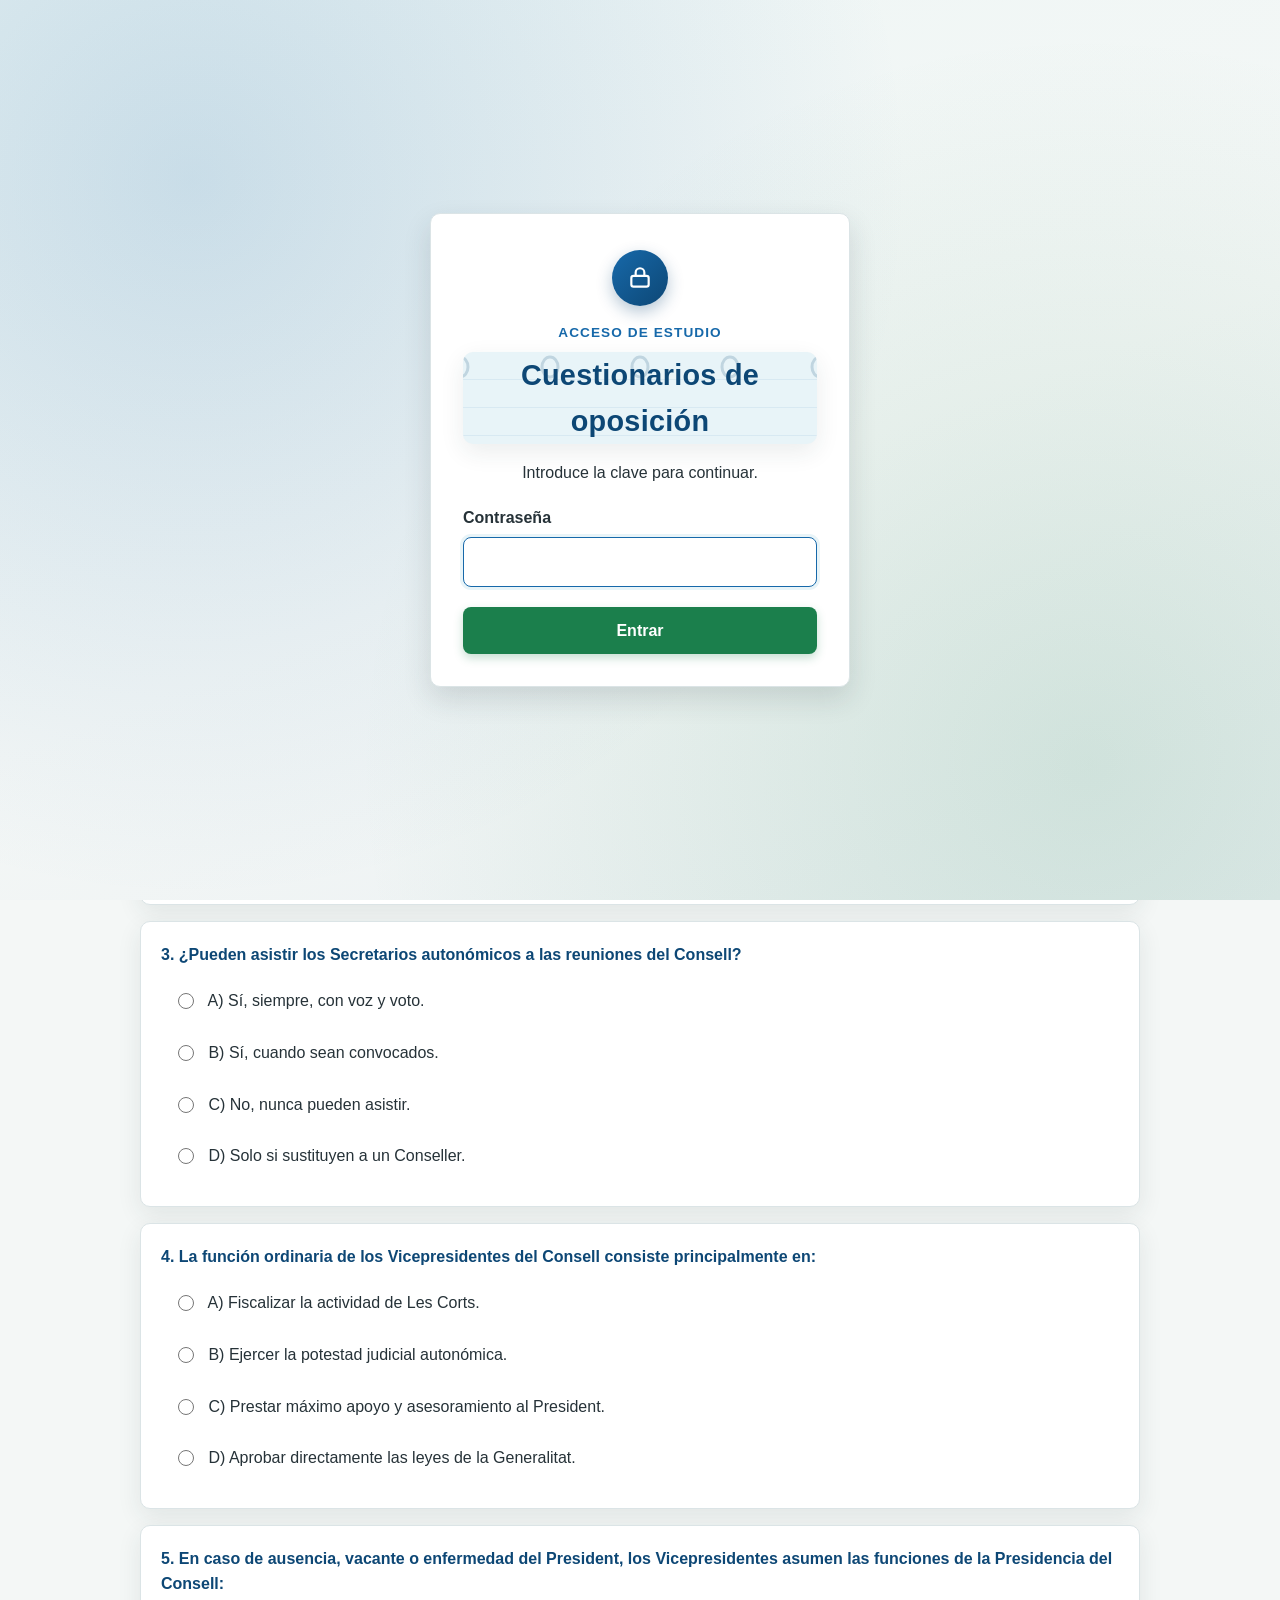
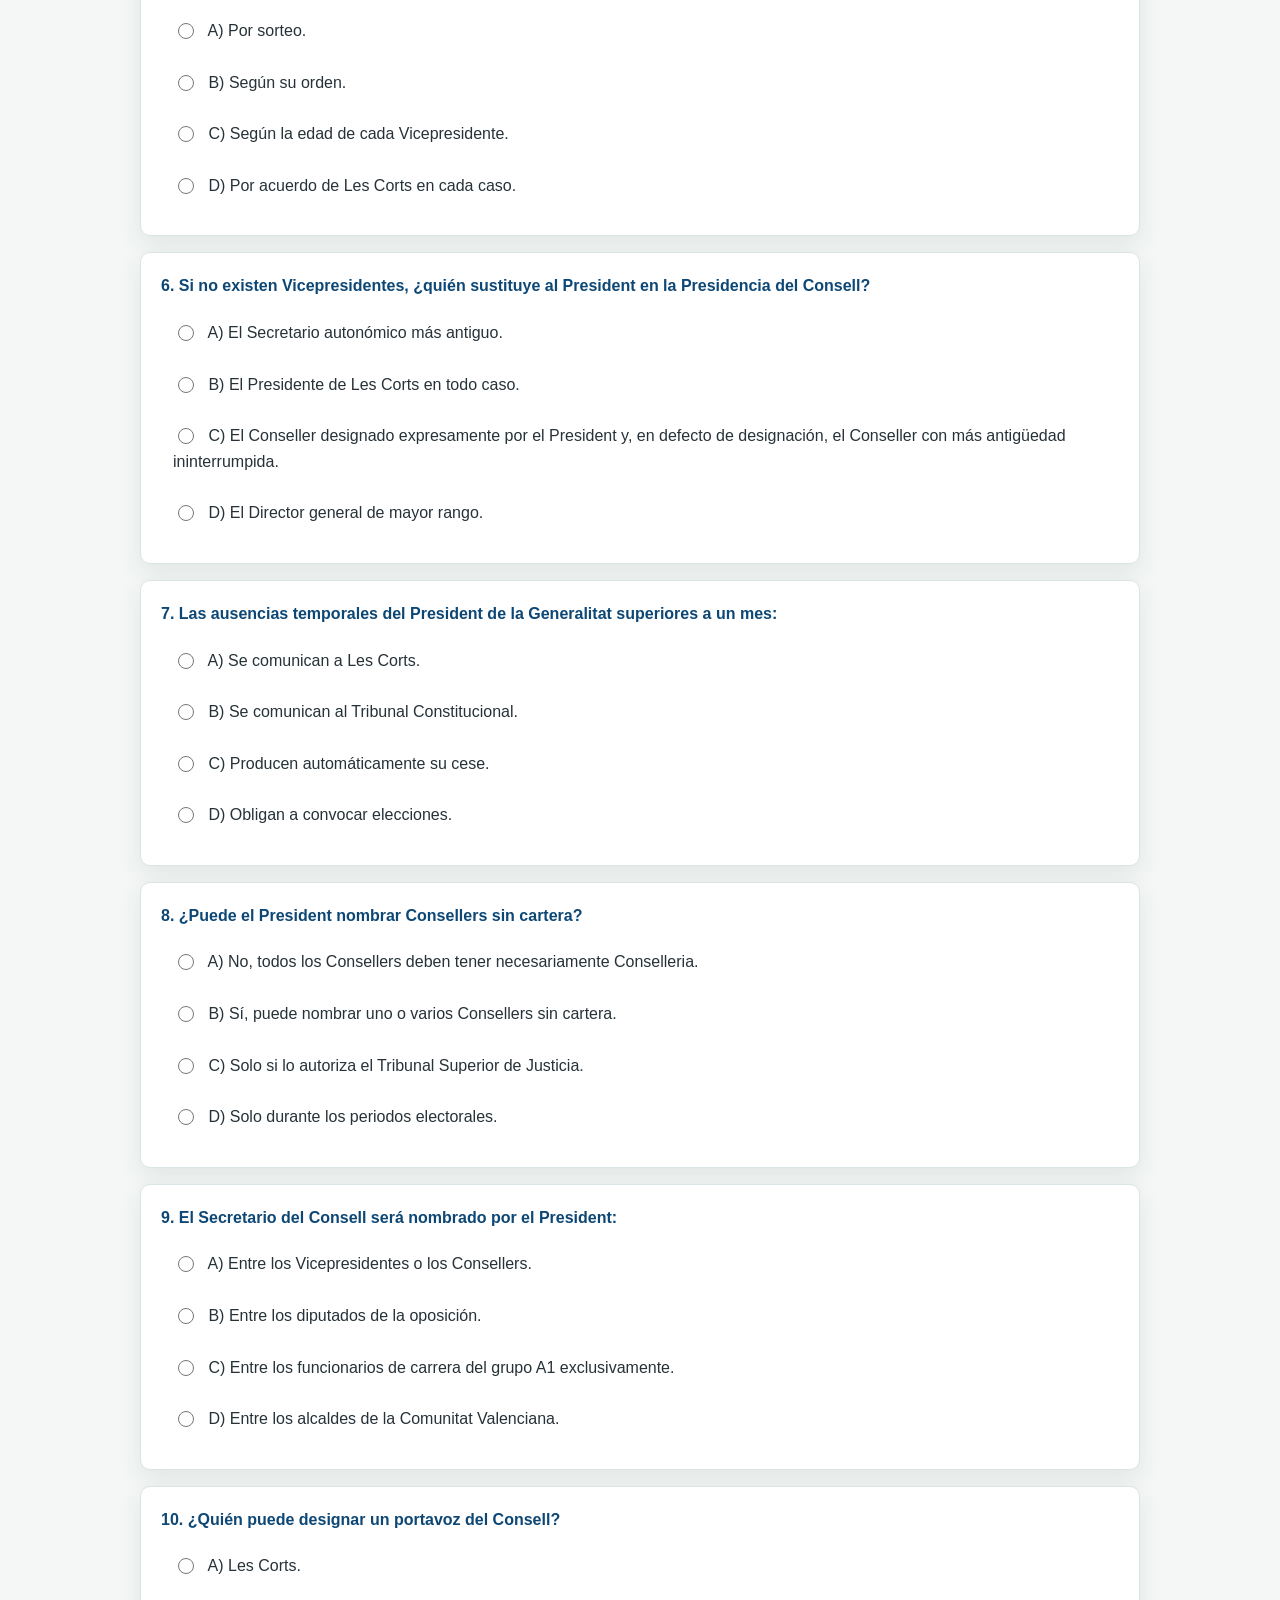
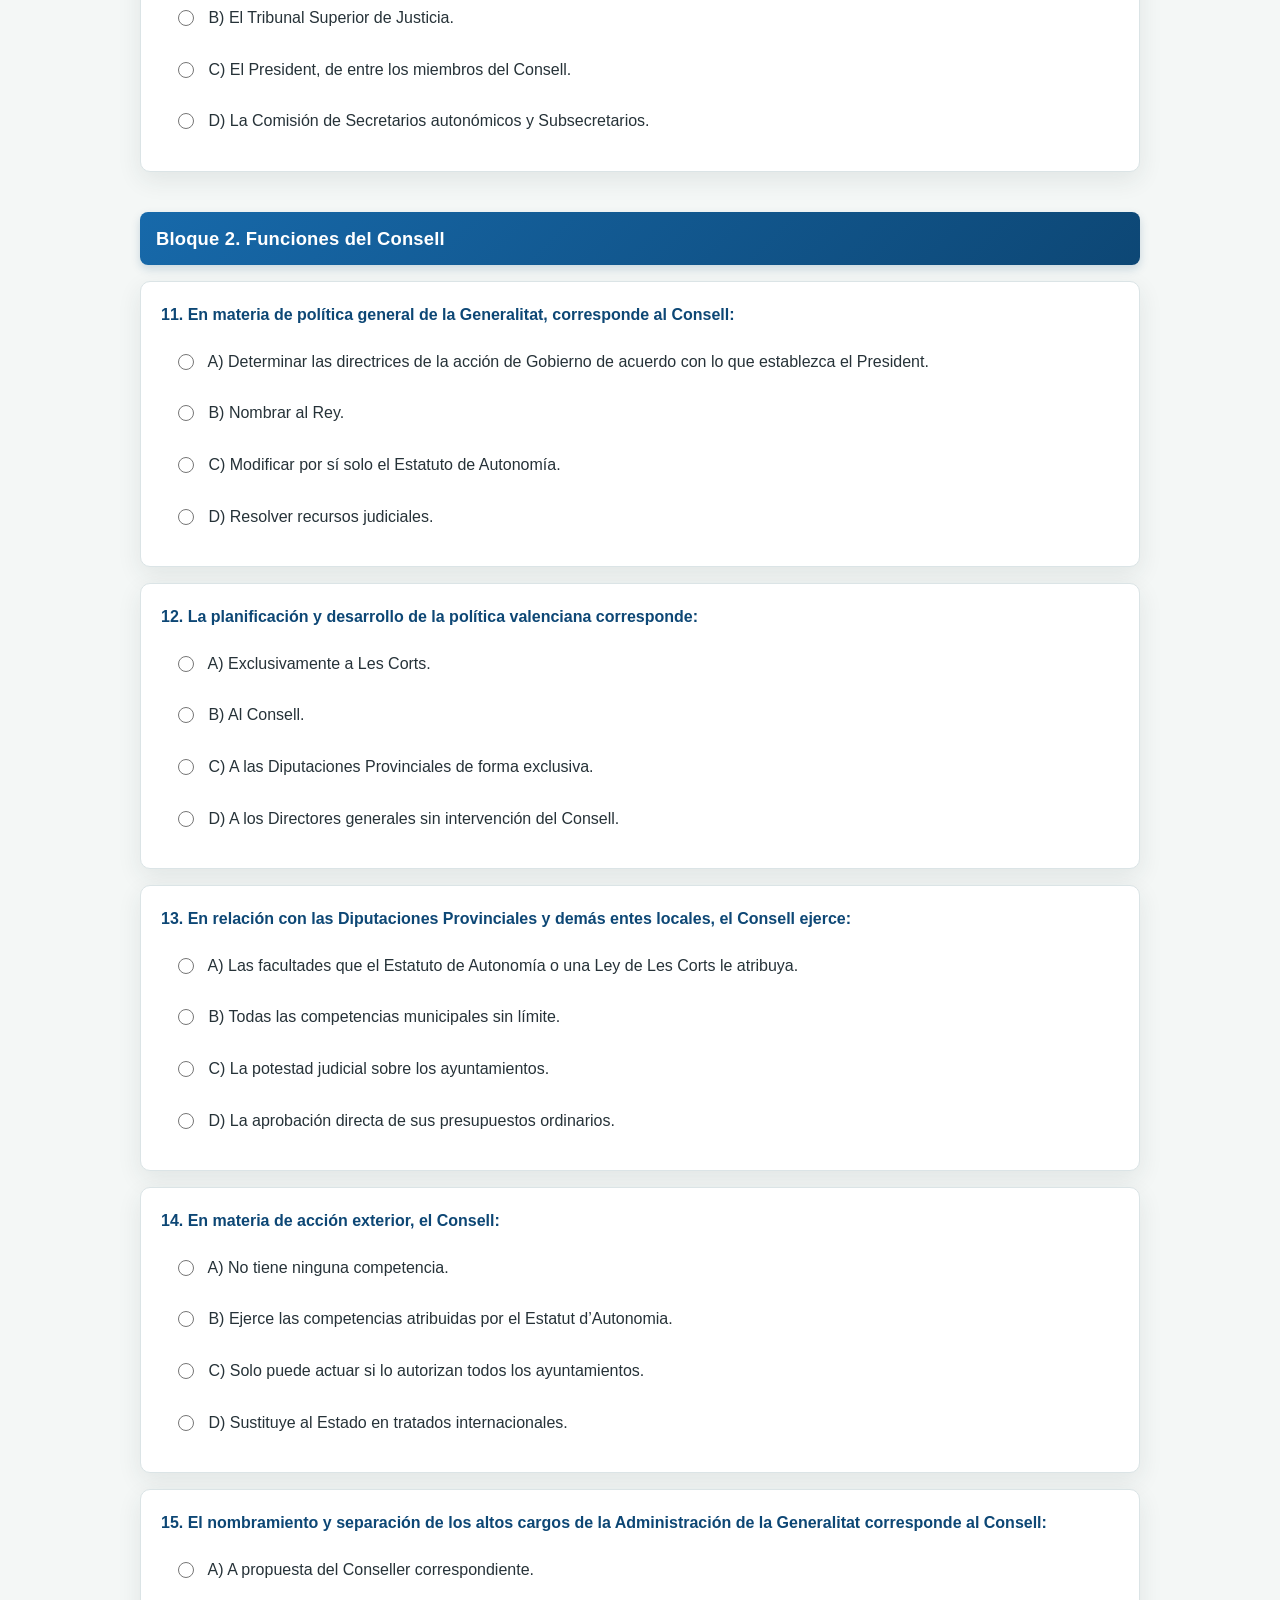
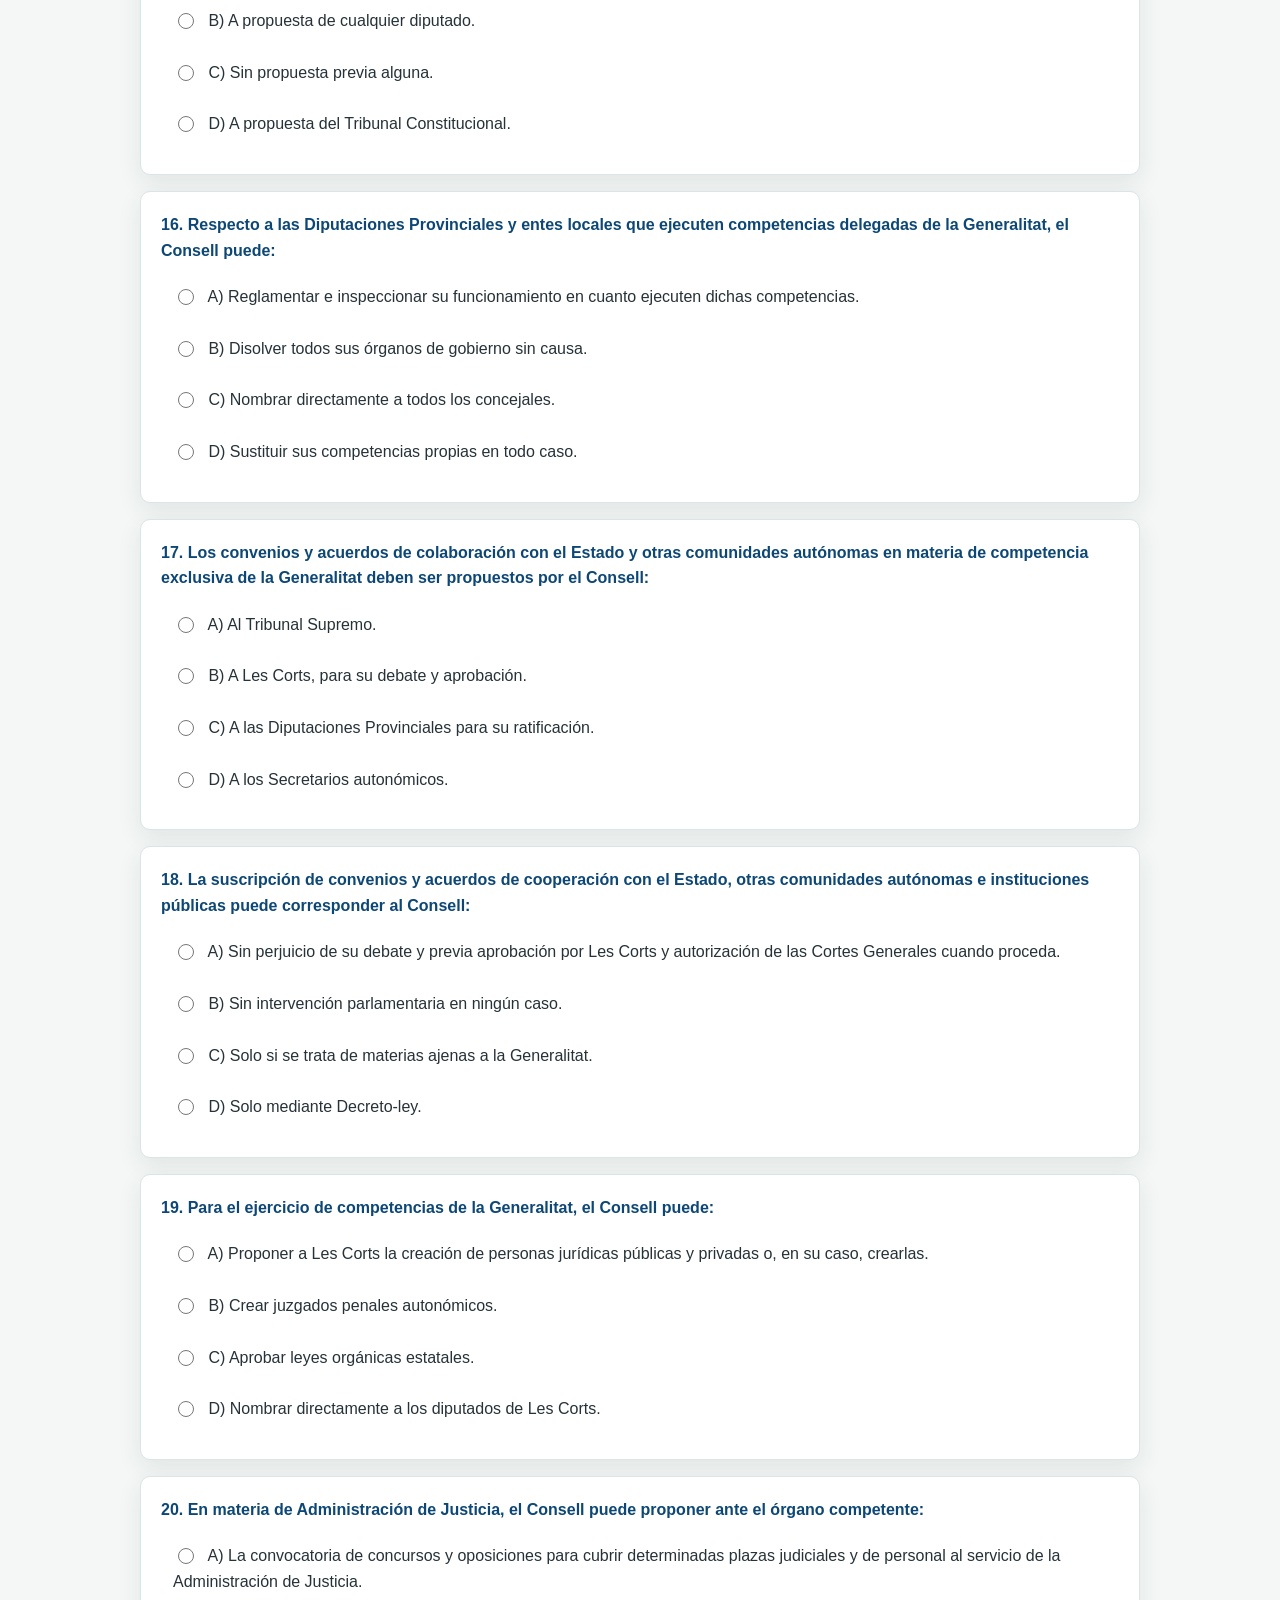
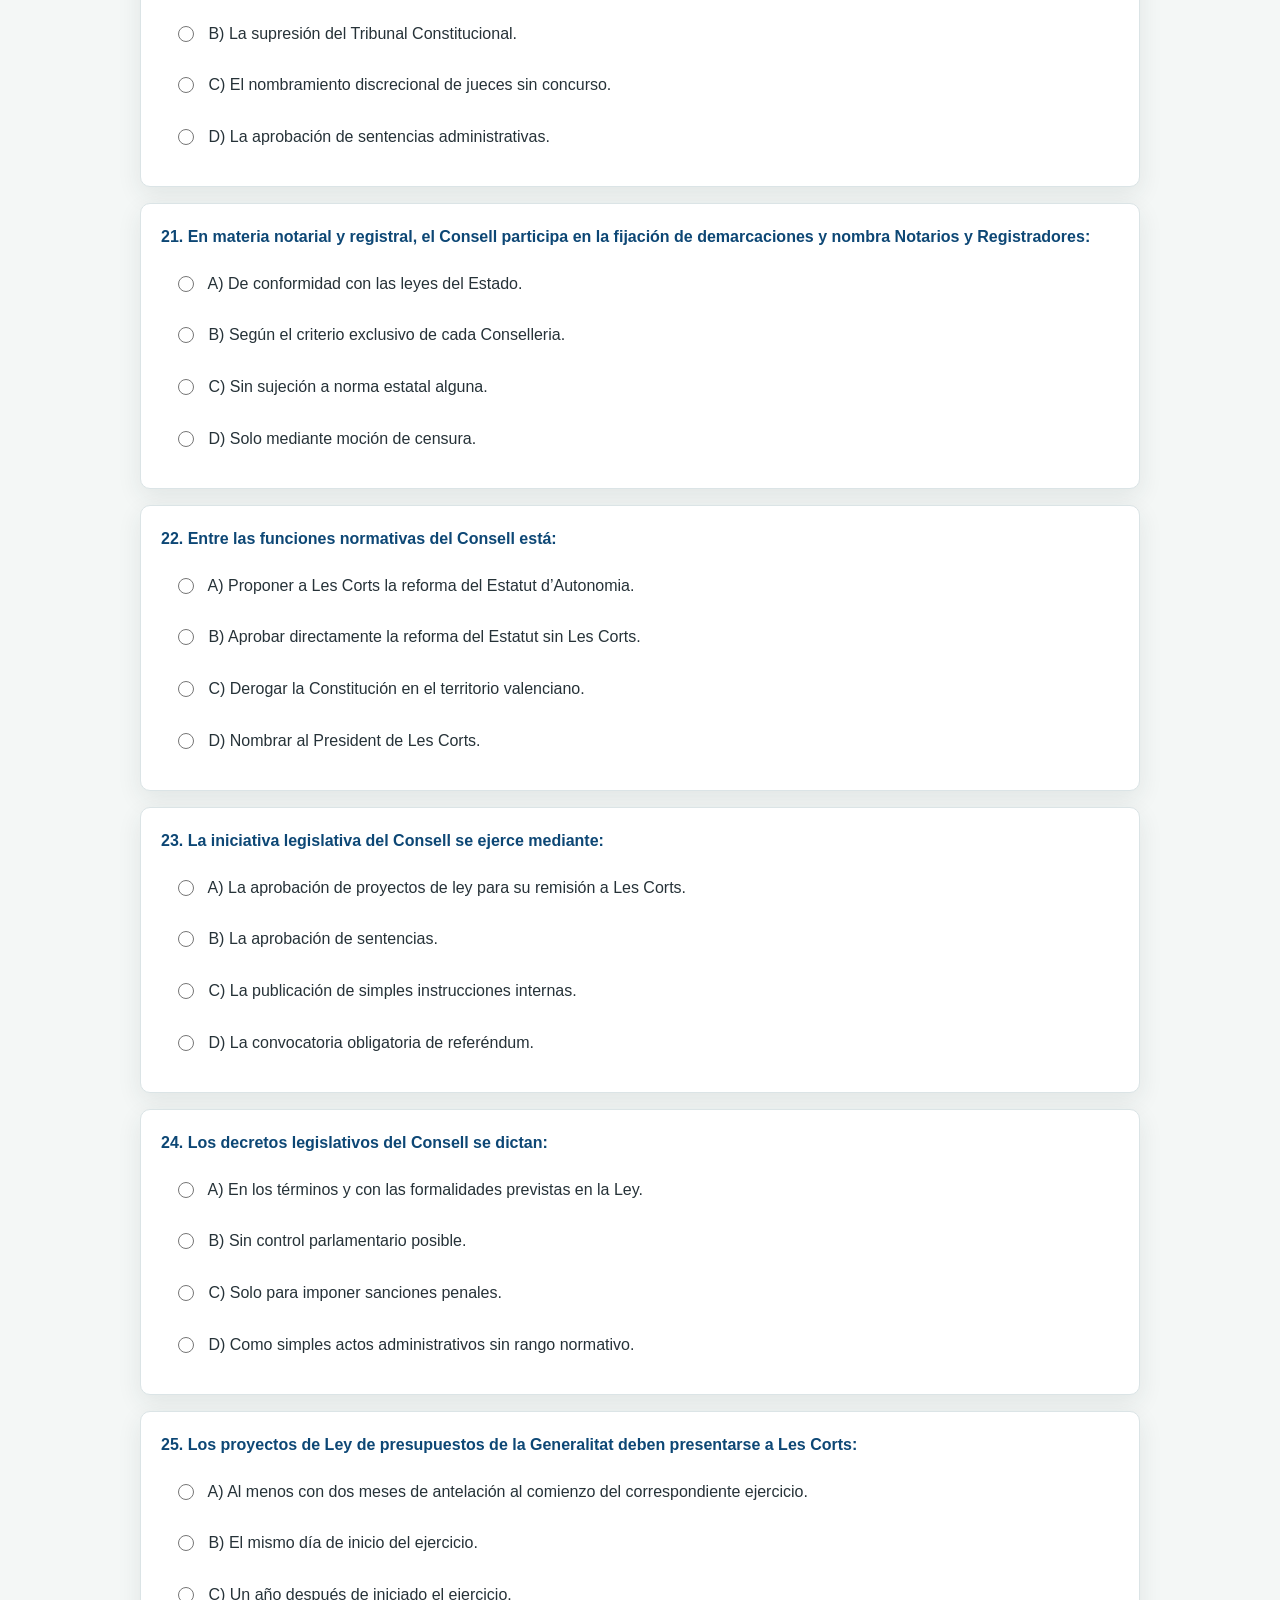
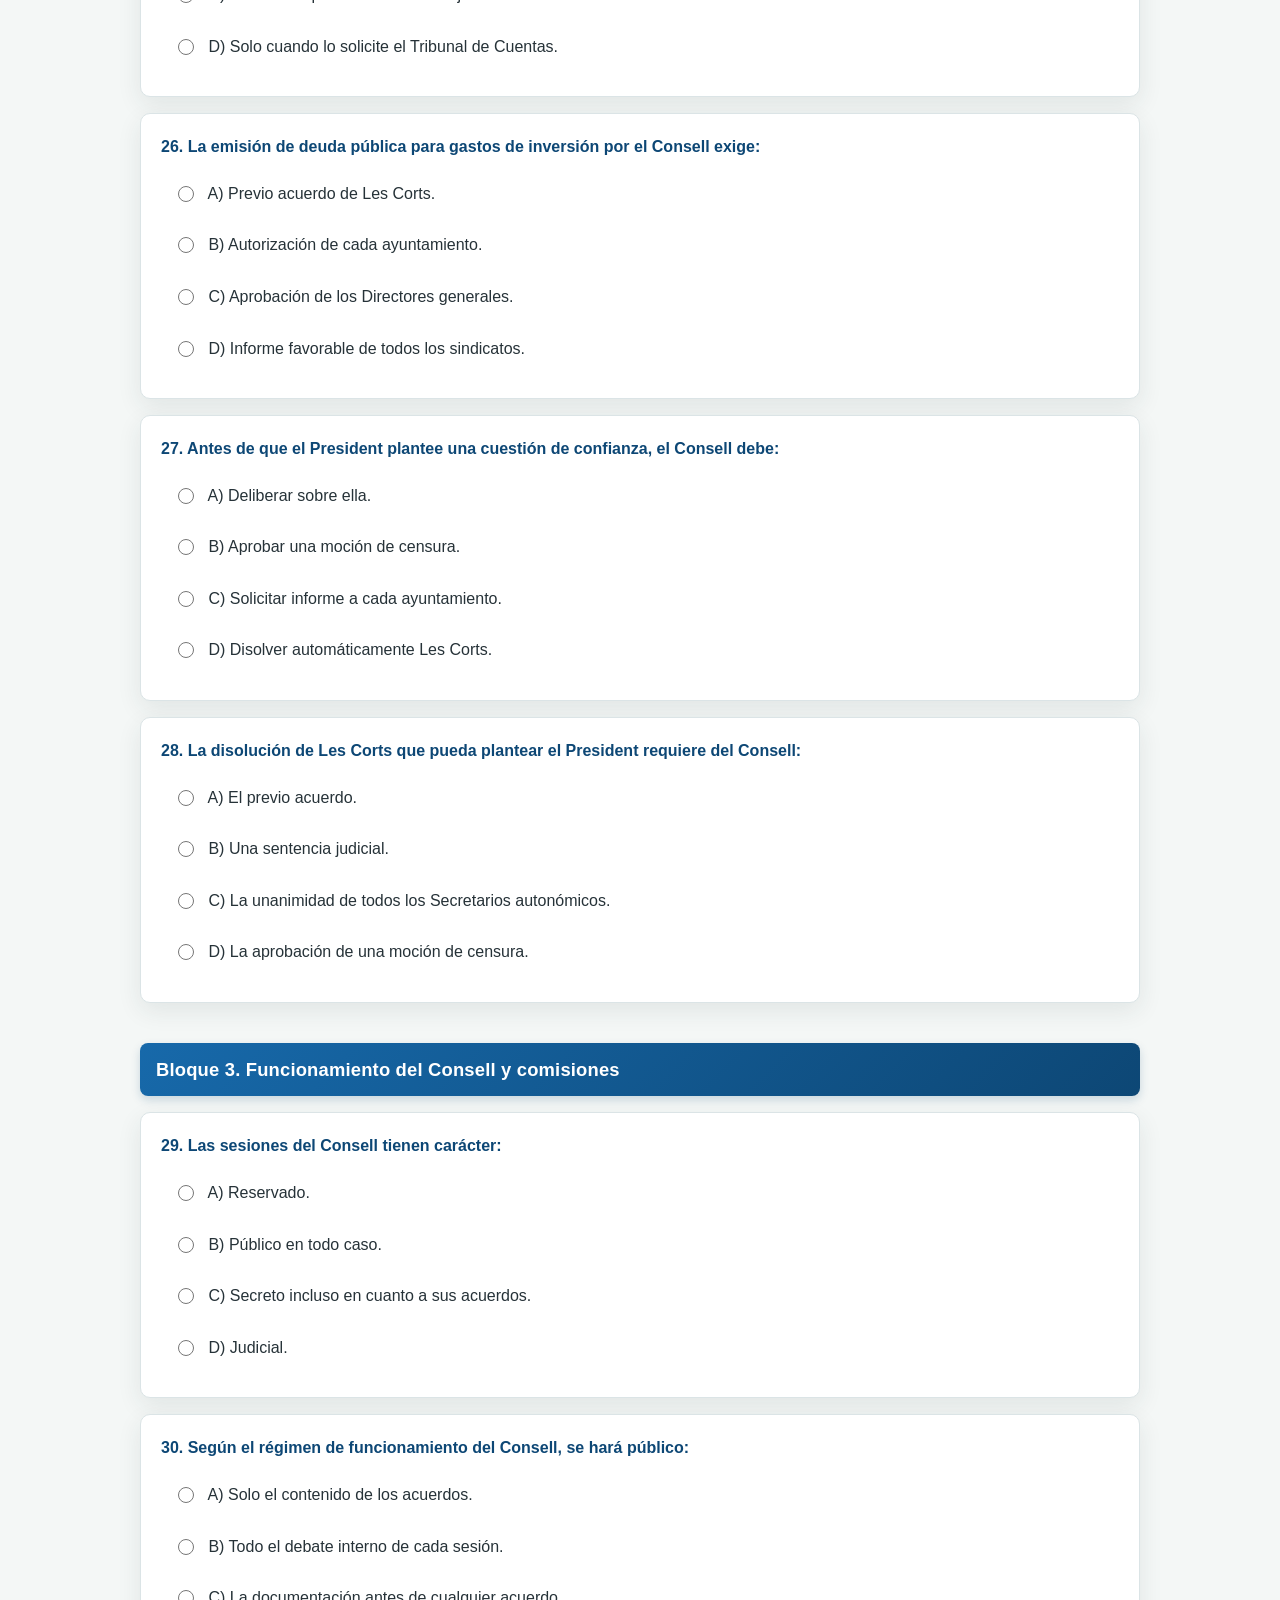
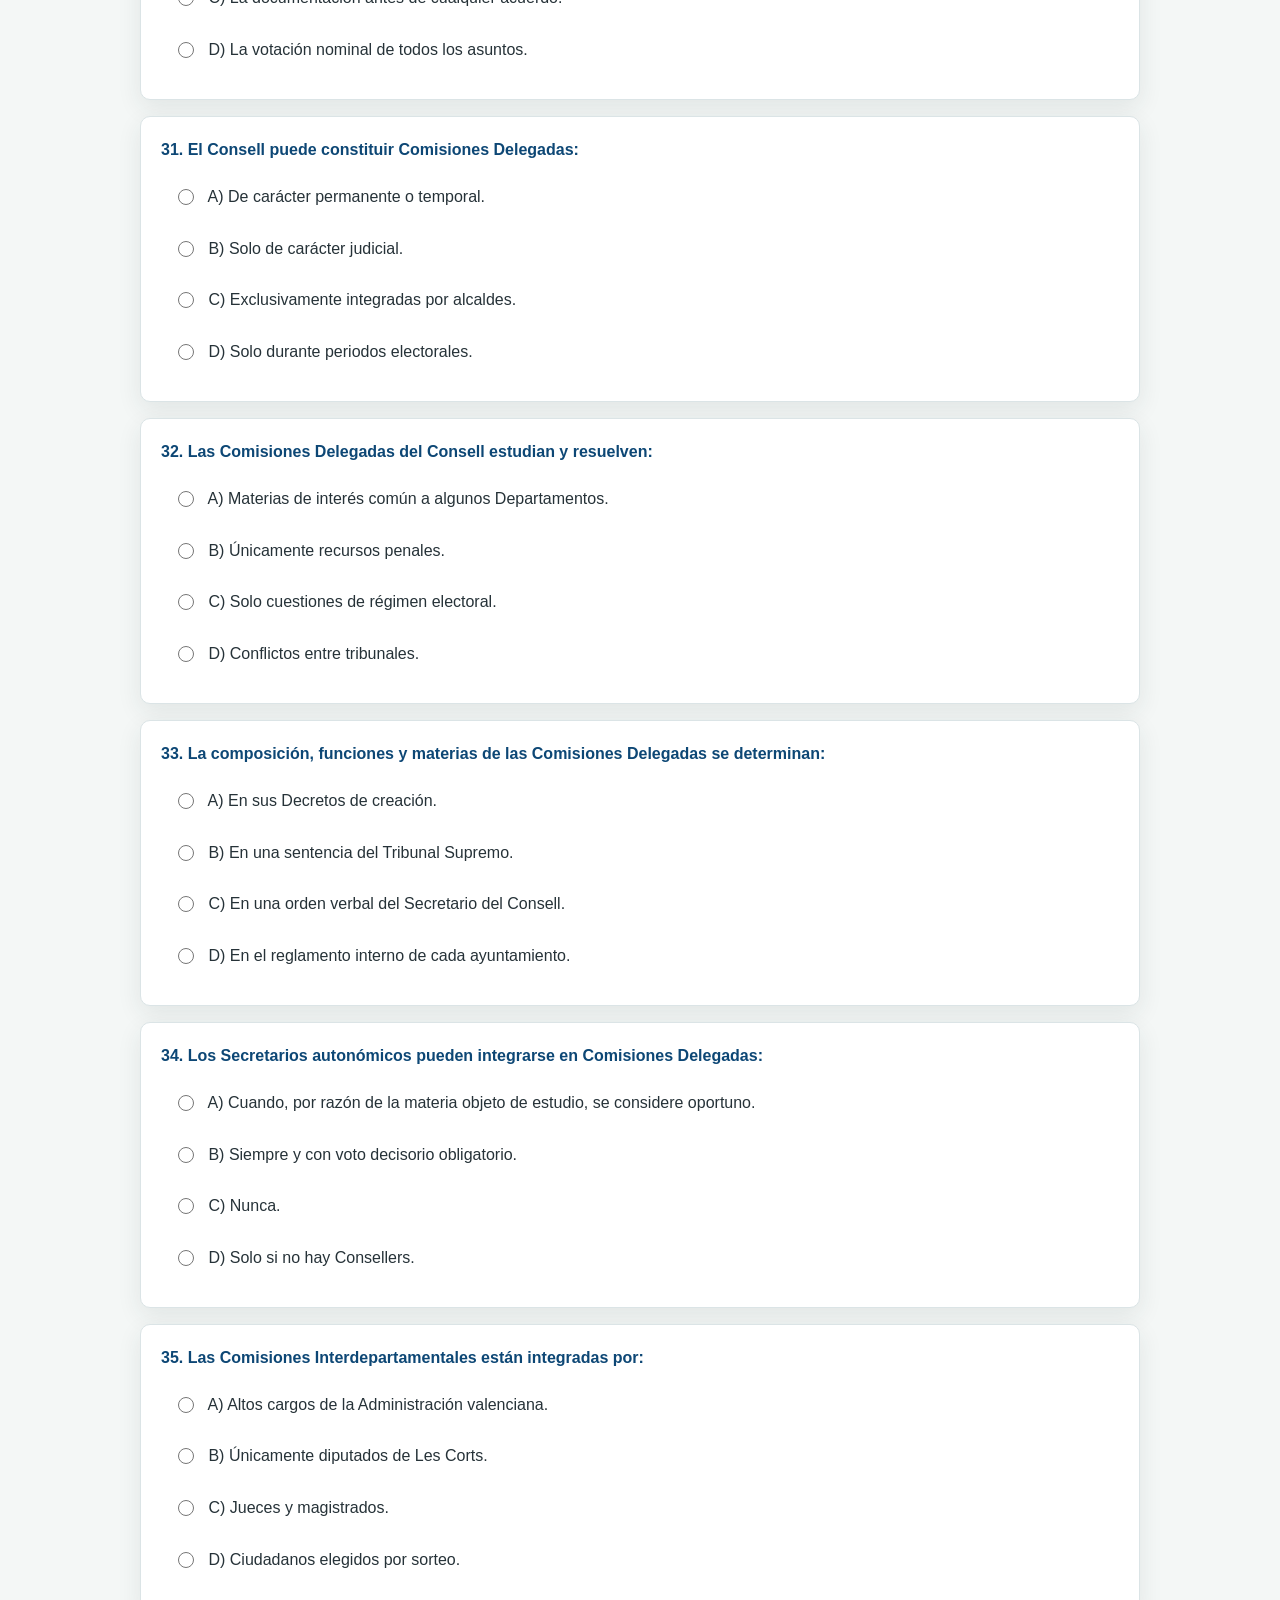
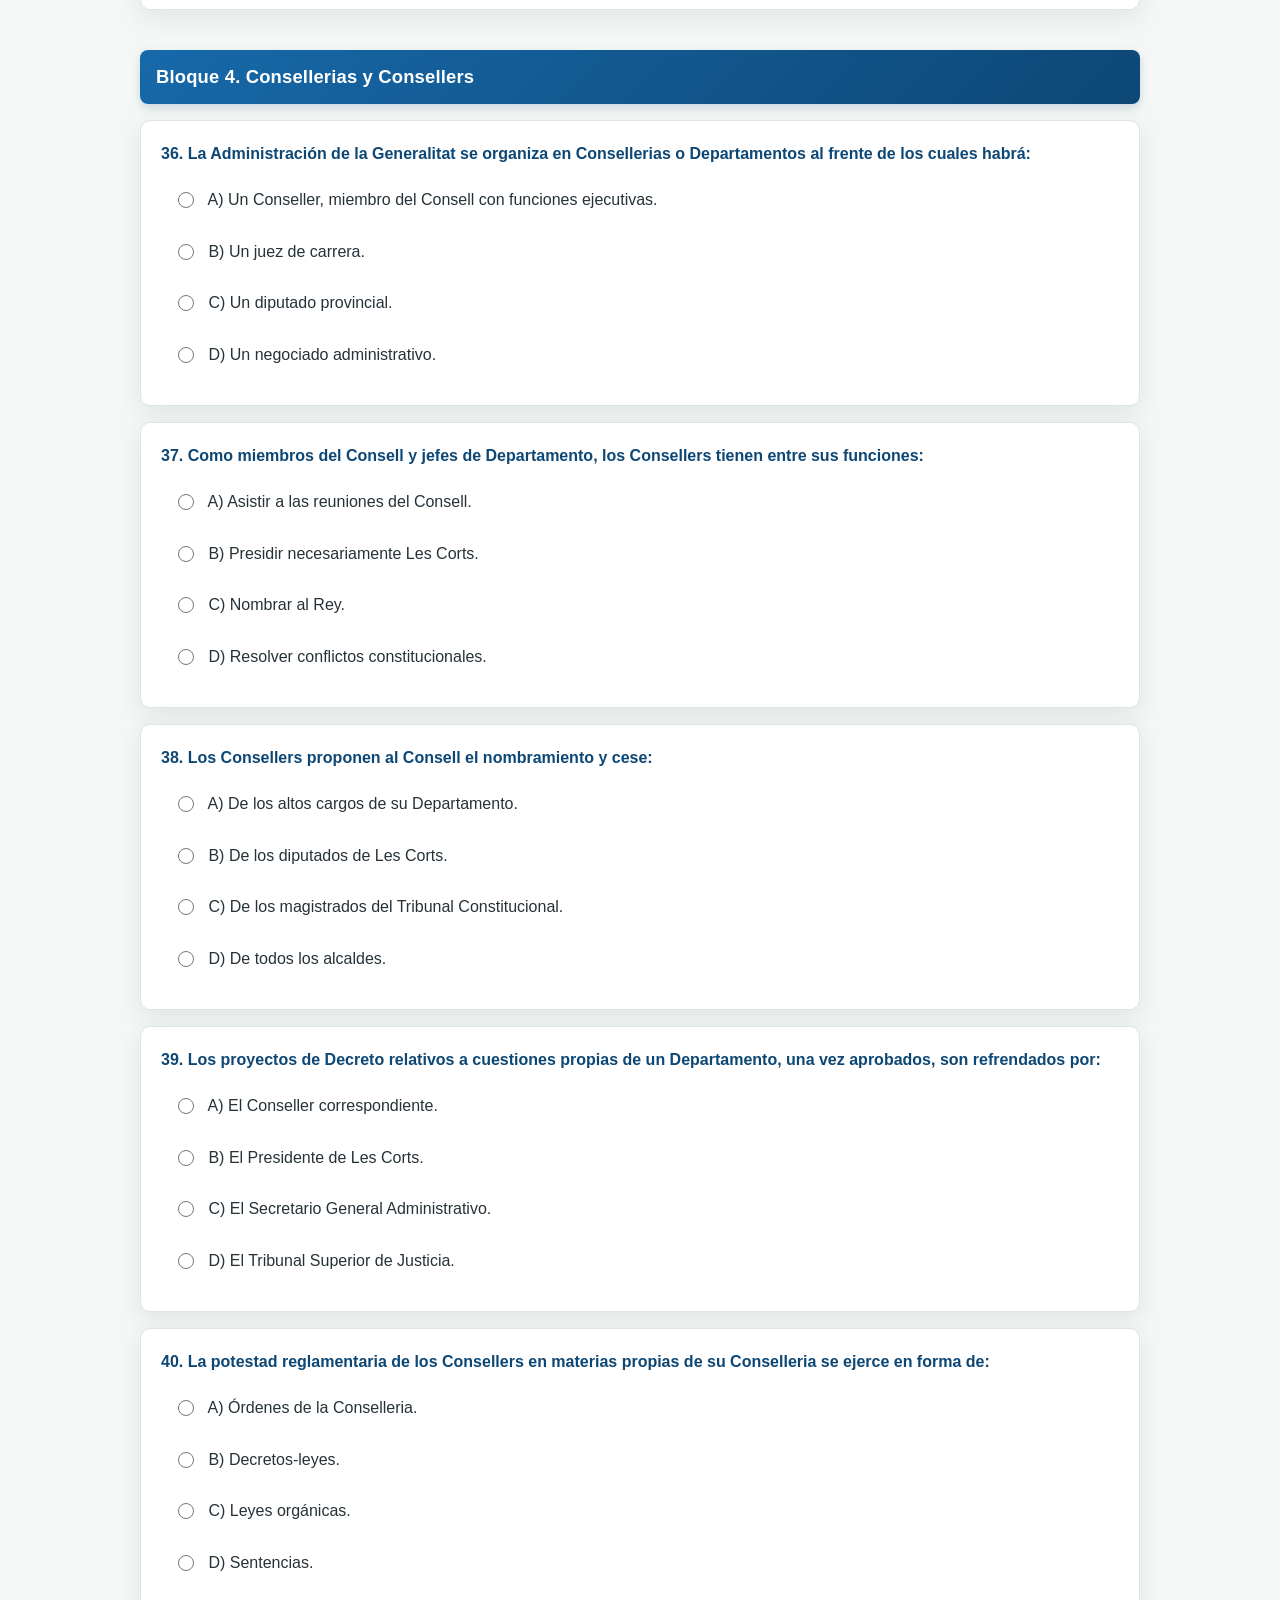
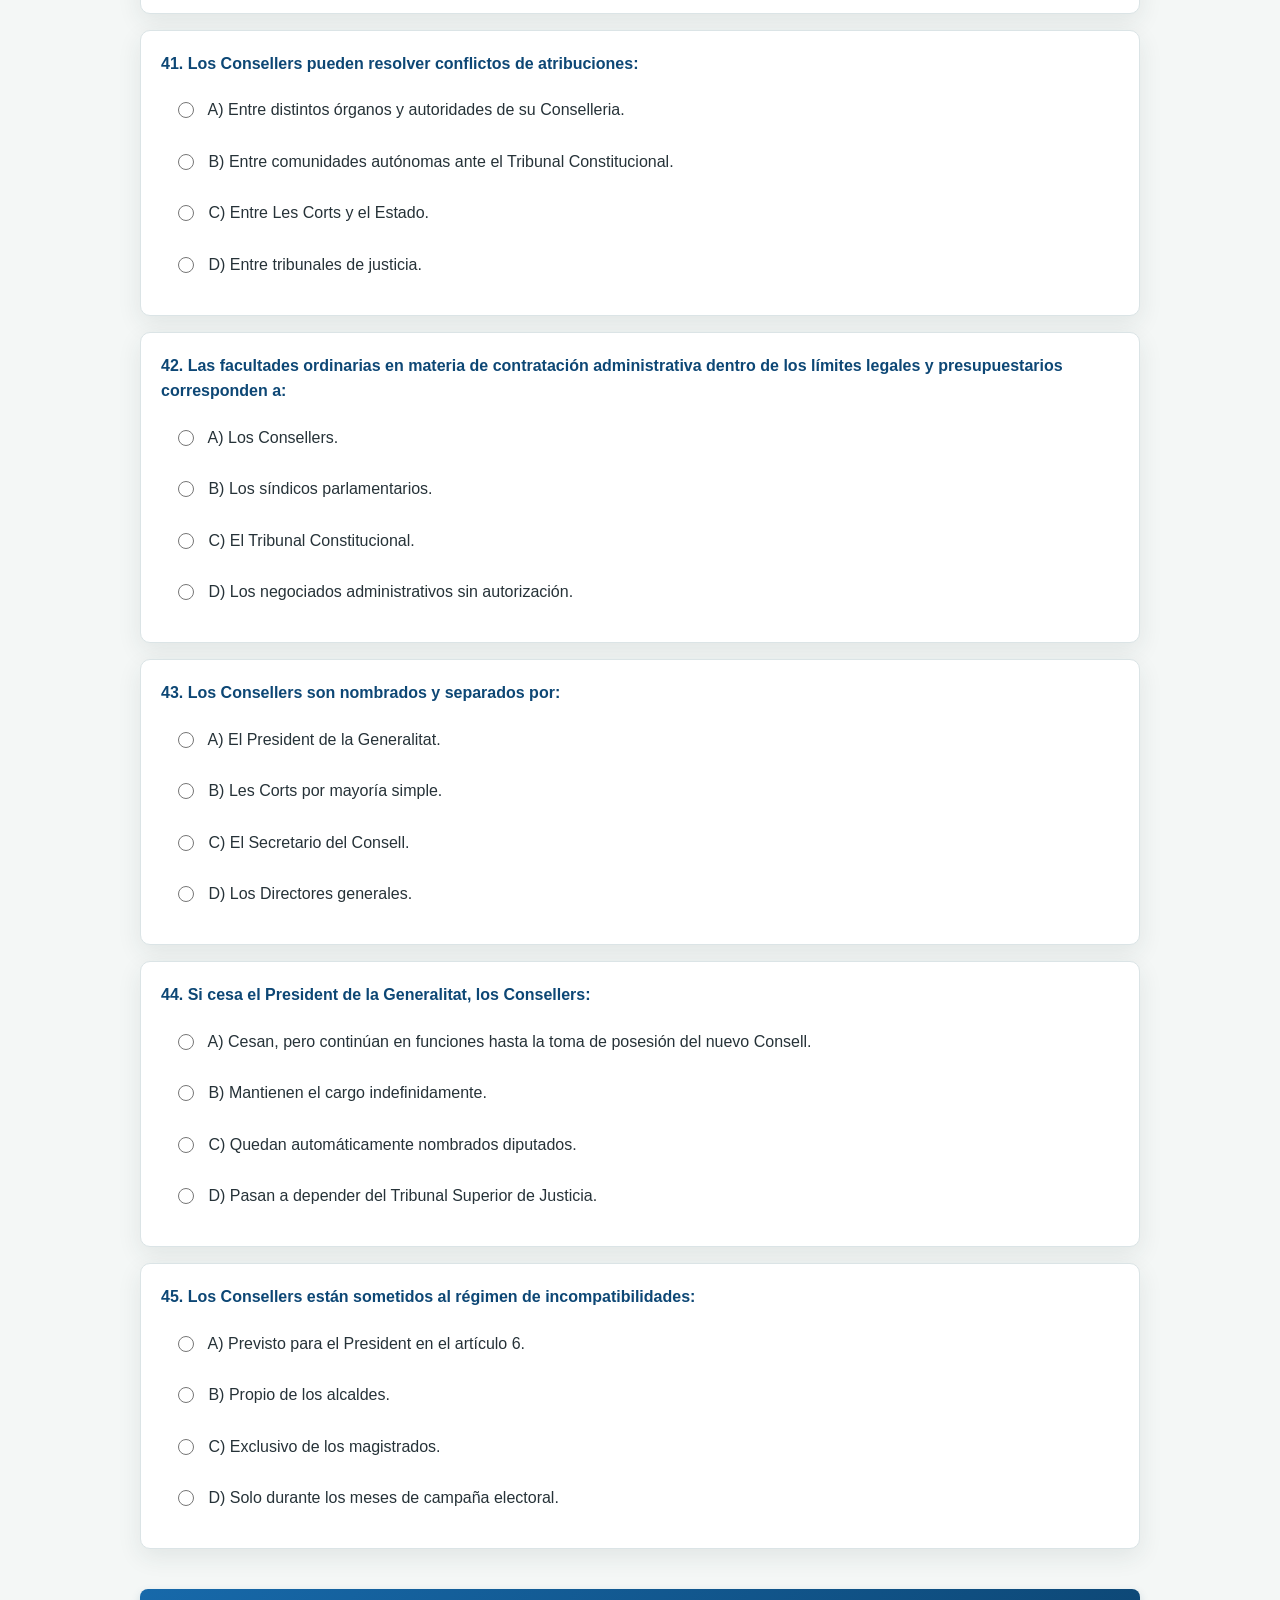
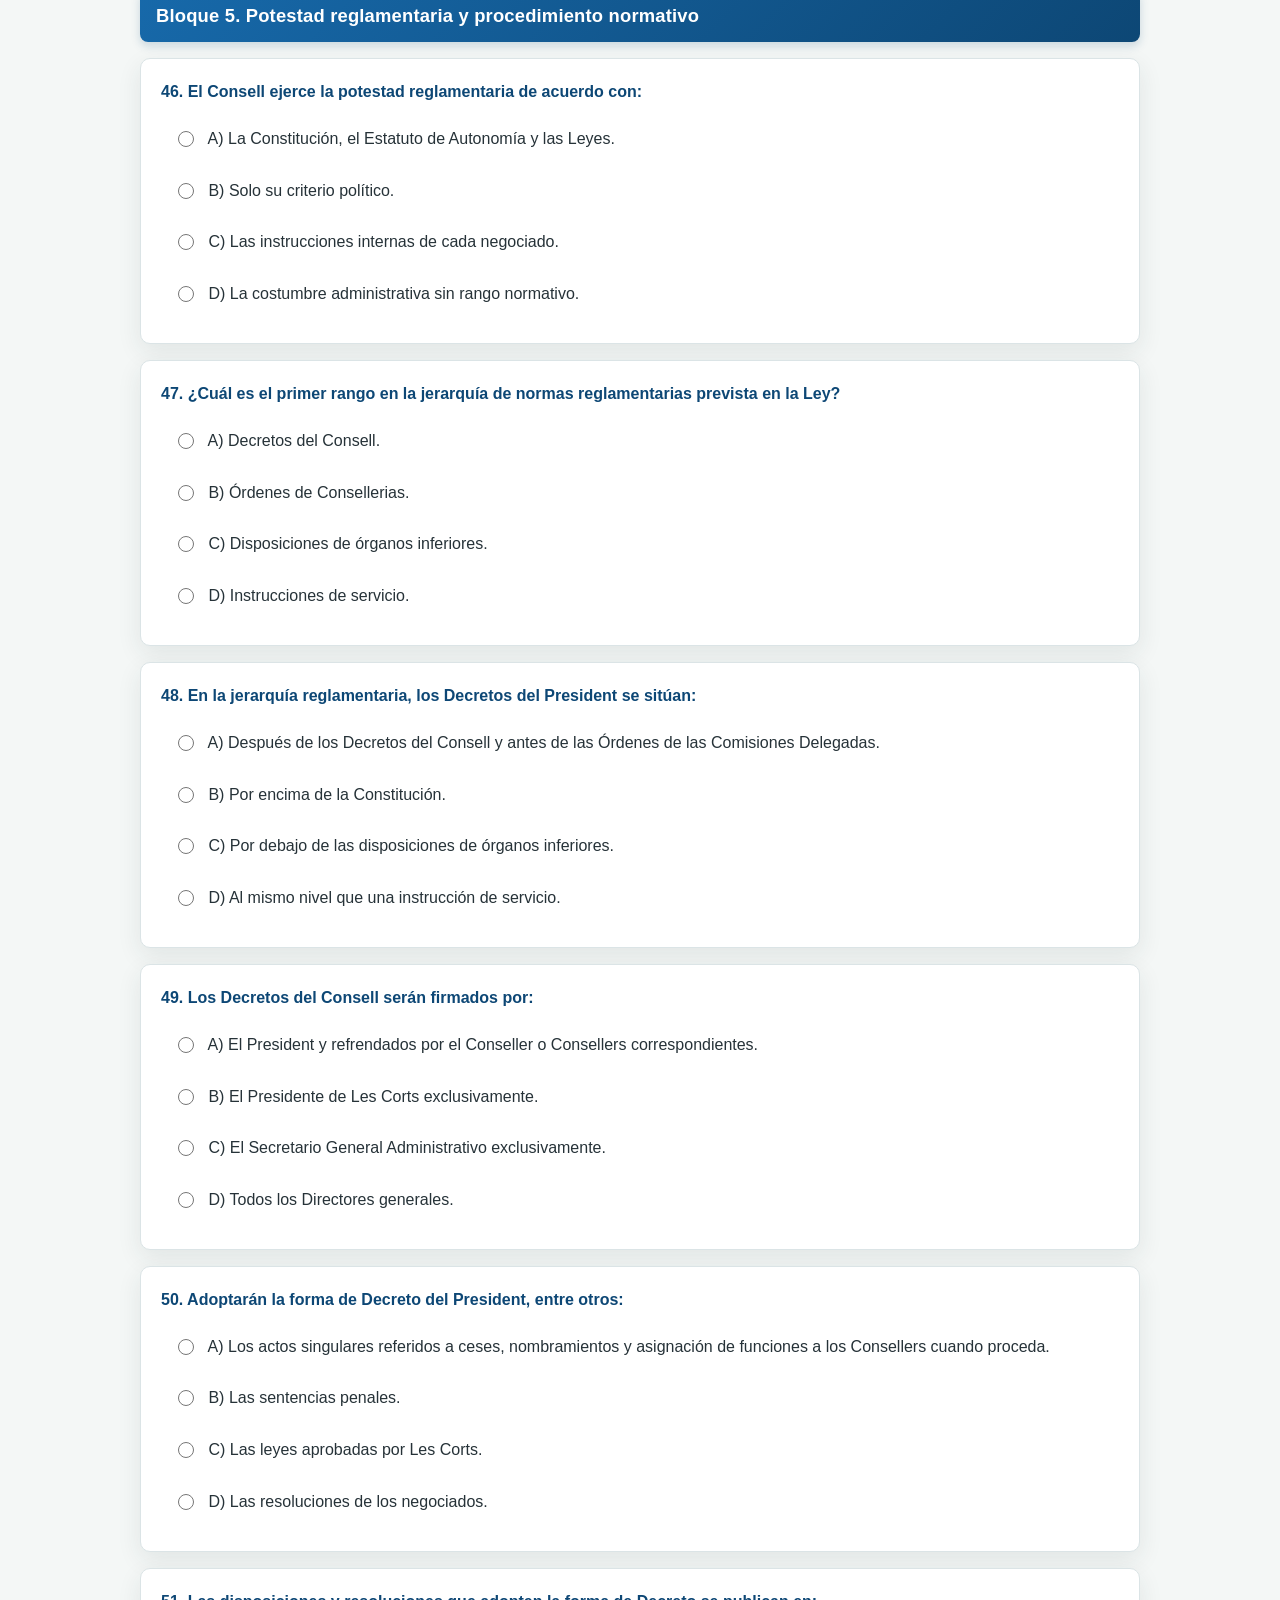
<file: assets/cuestionarios/general/general-t2.html>
<!doctype html>
<html lang="es">
  <head>
    <meta charset="UTF-8" />
    <meta name="viewport" content="width=device-width, initial-scale=1" />
    <title>Test Tema 2 - Ley del Consell</title>
    <link rel="stylesheet" href="../../../css/styles.css" />
  </head>
  <body class="quiz-page" data-quiz-id="general-t2">
    <a class="volver-indice" href="../../../index.html">Volver al índice</a>
    <h1>
      Test Tema 2 - Ley del Consell<br /><small
        >Ley 5/1983, del Consell - Centro de Estudios Albanta</small
      >
    </h1>

    <form id="quiz-form">

      <h2>Bloque 1. El Consell: concepto, composición y vicepresidencias</h2>

      <div class="pregunta" data-key="general_t2_1">
        <div class="titulo-pregunta">1. Según la Ley 5/1983, ¿qué es el Consell?</div>
        <ul class="opciones">
          <li>
            <label
              ><input type="radio" name="general_t2_1" value="a" />
              A) Un órgano consultivo de Les Corts.</label
            >
          </li>
          <li>
            <label
              ><input type="radio" name="general_t2_1" value="b" />
              B) El órgano colegiado que ostenta la potestad ejecutiva y reglamentaria y dirige la Administración de la Generalitat.</label
            >
          </li>
          <li>
            <label
              ><input type="radio" name="general_t2_1" value="c" />
              C) Un órgano judicial de la Comunitat Valenciana.</label
            >
          </li>
          <li>
            <label
              ><input type="radio" name="general_t2_1" value="d" />
              D) Una comisión permanente de coordinación parlamentaria.</label
            >
          </li>
        </ul>
      </div>

      <div class="pregunta" data-key="general_t2_2">
        <div class="titulo-pregunta">2. ¿Quiénes integran el Consell, con carácter general?</div>
        <ul class="opciones">
          <li>
            <label
              ><input type="radio" name="general_t2_2" value="a" />
              A) El President de la Generalitat, los diputados autonómicos y los alcaldes.</label
            >
          </li>
          <li>
            <label
              ><input type="radio" name="general_t2_2" value="b" />
              B) El President de la Generalitat, el Presidente de Les Corts y los síndicos parlamentarios.</label
            >
          </li>
          <li>
            <label
              ><input type="radio" name="general_t2_2" value="c" />
              C) El President de la Generalitat, el Vicepresidente o Vicepresidentes, en su caso, y los Consellers.</label
            >
          </li>
          <li>
            <label
              ><input type="radio" name="general_t2_2" value="d" />
              D) Los Secretarios autonómicos y los Subsecretarios exclusivamente.</label
            >
          </li>
        </ul>
      </div>

      <div class="pregunta" data-key="general_t2_3">
        <div class="titulo-pregunta">3. ¿Pueden asistir los Secretarios autonómicos a las reuniones del Consell?</div>
        <ul class="opciones">
          <li>
            <label
              ><input type="radio" name="general_t2_3" value="a" />
              A) Sí, siempre, con voz y voto.</label
            >
          </li>
          <li>
            <label
              ><input type="radio" name="general_t2_3" value="b" />
              B) Sí, cuando sean convocados.</label
            >
          </li>
          <li>
            <label
              ><input type="radio" name="general_t2_3" value="c" />
              C) No, nunca pueden asistir.</label
            >
          </li>
          <li>
            <label
              ><input type="radio" name="general_t2_3" value="d" />
              D) Solo si sustituyen a un Conseller.</label
            >
          </li>
        </ul>
      </div>

      <div class="pregunta" data-key="general_t2_4">
        <div class="titulo-pregunta">4. La función ordinaria de los Vicepresidentes del Consell consiste principalmente en:</div>
        <ul class="opciones">
          <li>
            <label
              ><input type="radio" name="general_t2_4" value="a" />
              A) Fiscalizar la actividad de Les Corts.</label
            >
          </li>
          <li>
            <label
              ><input type="radio" name="general_t2_4" value="b" />
              B) Ejercer la potestad judicial autonómica.</label
            >
          </li>
          <li>
            <label
              ><input type="radio" name="general_t2_4" value="c" />
              C) Prestar máximo apoyo y asesoramiento al President.</label
            >
          </li>
          <li>
            <label
              ><input type="radio" name="general_t2_4" value="d" />
              D) Aprobar directamente las leyes de la Generalitat.</label
            >
          </li>
        </ul>
      </div>

      <div class="pregunta" data-key="general_t2_5">
        <div class="titulo-pregunta">5. En caso de ausencia, vacante o enfermedad del President, los Vicepresidentes asumen las funciones de la Presidencia del Consell:</div>
        <ul class="opciones">
          <li>
            <label
              ><input type="radio" name="general_t2_5" value="a" />
              A) Por sorteo.</label
            >
          </li>
          <li>
            <label
              ><input type="radio" name="general_t2_5" value="b" />
              B) Según su orden.</label
            >
          </li>
          <li>
            <label
              ><input type="radio" name="general_t2_5" value="c" />
              C) Según la edad de cada Vicepresidente.</label
            >
          </li>
          <li>
            <label
              ><input type="radio" name="general_t2_5" value="d" />
              D) Por acuerdo de Les Corts en cada caso.</label
            >
          </li>
        </ul>
      </div>

      <div class="pregunta" data-key="general_t2_6">
        <div class="titulo-pregunta">6. Si no existen Vicepresidentes, ¿quién sustituye al President en la Presidencia del Consell?</div>
        <ul class="opciones">
          <li>
            <label
              ><input type="radio" name="general_t2_6" value="a" />
              A) El Secretario autonómico más antiguo.</label
            >
          </li>
          <li>
            <label
              ><input type="radio" name="general_t2_6" value="b" />
              B) El Presidente de Les Corts en todo caso.</label
            >
          </li>
          <li>
            <label
              ><input type="radio" name="general_t2_6" value="c" />
              C) El Conseller designado expresamente por el President y, en defecto de designación, el Conseller con más antigüedad ininterrumpida.</label
            >
          </li>
          <li>
            <label
              ><input type="radio" name="general_t2_6" value="d" />
              D) El Director general de mayor rango.</label
            >
          </li>
        </ul>
      </div>

      <div class="pregunta" data-key="general_t2_7">
        <div class="titulo-pregunta">7. Las ausencias temporales del President de la Generalitat superiores a un mes:</div>
        <ul class="opciones">
          <li>
            <label
              ><input type="radio" name="general_t2_7" value="a" />
              A) Se comunican a Les Corts.</label
            >
          </li>
          <li>
            <label
              ><input type="radio" name="general_t2_7" value="b" />
              B) Se comunican al Tribunal Constitucional.</label
            >
          </li>
          <li>
            <label
              ><input type="radio" name="general_t2_7" value="c" />
              C) Producen automáticamente su cese.</label
            >
          </li>
          <li>
            <label
              ><input type="radio" name="general_t2_7" value="d" />
              D) Obligan a convocar elecciones.</label
            >
          </li>
        </ul>
      </div>

      <div class="pregunta" data-key="general_t2_8">
        <div class="titulo-pregunta">8. ¿Puede el President nombrar Consellers sin cartera?</div>
        <ul class="opciones">
          <li>
            <label
              ><input type="radio" name="general_t2_8" value="a" />
              A) No, todos los Consellers deben tener necesariamente Conselleria.</label
            >
          </li>
          <li>
            <label
              ><input type="radio" name="general_t2_8" value="b" />
              B) Sí, puede nombrar uno o varios Consellers sin cartera.</label
            >
          </li>
          <li>
            <label
              ><input type="radio" name="general_t2_8" value="c" />
              C) Solo si lo autoriza el Tribunal Superior de Justicia.</label
            >
          </li>
          <li>
            <label
              ><input type="radio" name="general_t2_8" value="d" />
              D) Solo durante los periodos electorales.</label
            >
          </li>
        </ul>
      </div>

      <div class="pregunta" data-key="general_t2_9">
        <div class="titulo-pregunta">9. El Secretario del Consell será nombrado por el President:</div>
        <ul class="opciones">
          <li>
            <label
              ><input type="radio" name="general_t2_9" value="a" />
              A) Entre los Vicepresidentes o los Consellers.</label
            >
          </li>
          <li>
            <label
              ><input type="radio" name="general_t2_9" value="b" />
              B) Entre los diputados de la oposición.</label
            >
          </li>
          <li>
            <label
              ><input type="radio" name="general_t2_9" value="c" />
              C) Entre los funcionarios de carrera del grupo A1 exclusivamente.</label
            >
          </li>
          <li>
            <label
              ><input type="radio" name="general_t2_9" value="d" />
              D) Entre los alcaldes de la Comunitat Valenciana.</label
            >
          </li>
        </ul>
      </div>

      <div class="pregunta" data-key="general_t2_10">
        <div class="titulo-pregunta">10. ¿Quién puede designar un portavoz del Consell?</div>
        <ul class="opciones">
          <li>
            <label
              ><input type="radio" name="general_t2_10" value="a" />
              A) Les Corts.</label
            >
          </li>
          <li>
            <label
              ><input type="radio" name="general_t2_10" value="b" />
              B) El Tribunal Superior de Justicia.</label
            >
          </li>
          <li>
            <label
              ><input type="radio" name="general_t2_10" value="c" />
              C) El President, de entre los miembros del Consell.</label
            >
          </li>
          <li>
            <label
              ><input type="radio" name="general_t2_10" value="d" />
              D) La Comisión de Secretarios autonómicos y Subsecretarios.</label
            >
          </li>
        </ul>
      </div>

      <h2>Bloque 2. Funciones del Consell</h2>

      <div class="pregunta" data-key="general_t2_11">
        <div class="titulo-pregunta">11. En materia de política general de la Generalitat, corresponde al Consell:</div>
        <ul class="opciones">
          <li>
            <label
              ><input type="radio" name="general_t2_11" value="a" />
              A) Determinar las directrices de la acción de Gobierno de acuerdo con lo que establezca el President.</label
            >
          </li>
          <li>
            <label
              ><input type="radio" name="general_t2_11" value="b" />
              B) Nombrar al Rey.</label
            >
          </li>
          <li>
            <label
              ><input type="radio" name="general_t2_11" value="c" />
              C) Modificar por sí solo el Estatuto de Autonomía.</label
            >
          </li>
          <li>
            <label
              ><input type="radio" name="general_t2_11" value="d" />
              D) Resolver recursos judiciales.</label
            >
          </li>
        </ul>
      </div>

      <div class="pregunta" data-key="general_t2_12">
        <div class="titulo-pregunta">12. La planificación y desarrollo de la política valenciana corresponde:</div>
        <ul class="opciones">
          <li>
            <label
              ><input type="radio" name="general_t2_12" value="a" />
              A) Exclusivamente a Les Corts.</label
            >
          </li>
          <li>
            <label
              ><input type="radio" name="general_t2_12" value="b" />
              B) Al Consell.</label
            >
          </li>
          <li>
            <label
              ><input type="radio" name="general_t2_12" value="c" />
              C) A las Diputaciones Provinciales de forma exclusiva.</label
            >
          </li>
          <li>
            <label
              ><input type="radio" name="general_t2_12" value="d" />
              D) A los Directores generales sin intervención del Consell.</label
            >
          </li>
        </ul>
      </div>

      <div class="pregunta" data-key="general_t2_13">
        <div class="titulo-pregunta">13. En relación con las Diputaciones Provinciales y demás entes locales, el Consell ejerce:</div>
        <ul class="opciones">
          <li>
            <label
              ><input type="radio" name="general_t2_13" value="a" />
              A) Las facultades que el Estatuto de Autonomía o una Ley de Les Corts le atribuya.</label
            >
          </li>
          <li>
            <label
              ><input type="radio" name="general_t2_13" value="b" />
              B) Todas las competencias municipales sin límite.</label
            >
          </li>
          <li>
            <label
              ><input type="radio" name="general_t2_13" value="c" />
              C) La potestad judicial sobre los ayuntamientos.</label
            >
          </li>
          <li>
            <label
              ><input type="radio" name="general_t2_13" value="d" />
              D) La aprobación directa de sus presupuestos ordinarios.</label
            >
          </li>
        </ul>
      </div>

      <div class="pregunta" data-key="general_t2_14">
        <div class="titulo-pregunta">14. En materia de acción exterior, el Consell:</div>
        <ul class="opciones">
          <li>
            <label
              ><input type="radio" name="general_t2_14" value="a" />
              A) No tiene ninguna competencia.</label
            >
          </li>
          <li>
            <label
              ><input type="radio" name="general_t2_14" value="b" />
              B) Ejerce las competencias atribuidas por el Estatut d’Autonomia.</label
            >
          </li>
          <li>
            <label
              ><input type="radio" name="general_t2_14" value="c" />
              C) Solo puede actuar si lo autorizan todos los ayuntamientos.</label
            >
          </li>
          <li>
            <label
              ><input type="radio" name="general_t2_14" value="d" />
              D) Sustituye al Estado en tratados internacionales.</label
            >
          </li>
        </ul>
      </div>

      <div class="pregunta" data-key="general_t2_15">
        <div class="titulo-pregunta">15. El nombramiento y separación de los altos cargos de la Administración de la Generalitat corresponde al Consell:</div>
        <ul class="opciones">
          <li>
            <label
              ><input type="radio" name="general_t2_15" value="a" />
              A) A propuesta del Conseller correspondiente.</label
            >
          </li>
          <li>
            <label
              ><input type="radio" name="general_t2_15" value="b" />
              B) A propuesta de cualquier diputado.</label
            >
          </li>
          <li>
            <label
              ><input type="radio" name="general_t2_15" value="c" />
              C) Sin propuesta previa alguna.</label
            >
          </li>
          <li>
            <label
              ><input type="radio" name="general_t2_15" value="d" />
              D) A propuesta del Tribunal Constitucional.</label
            >
          </li>
        </ul>
      </div>

      <div class="pregunta" data-key="general_t2_16">
        <div class="titulo-pregunta">16. Respecto a las Diputaciones Provinciales y entes locales que ejecuten competencias delegadas de la Generalitat, el Consell puede:</div>
        <ul class="opciones">
          <li>
            <label
              ><input type="radio" name="general_t2_16" value="a" />
              A) Reglamentar e inspeccionar su funcionamiento en cuanto ejecuten dichas competencias.</label
            >
          </li>
          <li>
            <label
              ><input type="radio" name="general_t2_16" value="b" />
              B) Disolver todos sus órganos de gobierno sin causa.</label
            >
          </li>
          <li>
            <label
              ><input type="radio" name="general_t2_16" value="c" />
              C) Nombrar directamente a todos los concejales.</label
            >
          </li>
          <li>
            <label
              ><input type="radio" name="general_t2_16" value="d" />
              D) Sustituir sus competencias propias en todo caso.</label
            >
          </li>
        </ul>
      </div>

      <div class="pregunta" data-key="general_t2_17">
        <div class="titulo-pregunta">17. Los convenios y acuerdos de colaboración con el Estado y otras comunidades autónomas en materia de competencia exclusiva de la Generalitat deben ser propuestos por el Consell:</div>
        <ul class="opciones">
          <li>
            <label
              ><input type="radio" name="general_t2_17" value="a" />
              A) Al Tribunal Supremo.</label
            >
          </li>
          <li>
            <label
              ><input type="radio" name="general_t2_17" value="b" />
              B) A Les Corts, para su debate y aprobación.</label
            >
          </li>
          <li>
            <label
              ><input type="radio" name="general_t2_17" value="c" />
              C) A las Diputaciones Provinciales para su ratificación.</label
            >
          </li>
          <li>
            <label
              ><input type="radio" name="general_t2_17" value="d" />
              D) A los Secretarios autonómicos.</label
            >
          </li>
        </ul>
      </div>

      <div class="pregunta" data-key="general_t2_18">
        <div class="titulo-pregunta">18. La suscripción de convenios y acuerdos de cooperación con el Estado, otras comunidades autónomas e instituciones públicas puede corresponder al Consell:</div>
        <ul class="opciones">
          <li>
            <label
              ><input type="radio" name="general_t2_18" value="a" />
              A) Sin perjuicio de su debate y previa aprobación por Les Corts y autorización de las Cortes Generales cuando proceda.</label
            >
          </li>
          <li>
            <label
              ><input type="radio" name="general_t2_18" value="b" />
              B) Sin intervención parlamentaria en ningún caso.</label
            >
          </li>
          <li>
            <label
              ><input type="radio" name="general_t2_18" value="c" />
              C) Solo si se trata de materias ajenas a la Generalitat.</label
            >
          </li>
          <li>
            <label
              ><input type="radio" name="general_t2_18" value="d" />
              D) Solo mediante Decreto-ley.</label
            >
          </li>
        </ul>
      </div>

      <div class="pregunta" data-key="general_t2_19">
        <div class="titulo-pregunta">19. Para el ejercicio de competencias de la Generalitat, el Consell puede:</div>
        <ul class="opciones">
          <li>
            <label
              ><input type="radio" name="general_t2_19" value="a" />
              A) Proponer a Les Corts la creación de personas jurídicas públicas y privadas o, en su caso, crearlas.</label
            >
          </li>
          <li>
            <label
              ><input type="radio" name="general_t2_19" value="b" />
              B) Crear juzgados penales autonómicos.</label
            >
          </li>
          <li>
            <label
              ><input type="radio" name="general_t2_19" value="c" />
              C) Aprobar leyes orgánicas estatales.</label
            >
          </li>
          <li>
            <label
              ><input type="radio" name="general_t2_19" value="d" />
              D) Nombrar directamente a los diputados de Les Corts.</label
            >
          </li>
        </ul>
      </div>

      <div class="pregunta" data-key="general_t2_20">
        <div class="titulo-pregunta">20. En materia de Administración de Justicia, el Consell puede proponer ante el órgano competente:</div>
        <ul class="opciones">
          <li>
            <label
              ><input type="radio" name="general_t2_20" value="a" />
              A) La convocatoria de concursos y oposiciones para cubrir determinadas plazas judiciales y de personal al servicio de la Administración de Justicia.</label
            >
          </li>
          <li>
            <label
              ><input type="radio" name="general_t2_20" value="b" />
              B) La supresión del Tribunal Constitucional.</label
            >
          </li>
          <li>
            <label
              ><input type="radio" name="general_t2_20" value="c" />
              C) El nombramiento discrecional de jueces sin concurso.</label
            >
          </li>
          <li>
            <label
              ><input type="radio" name="general_t2_20" value="d" />
              D) La aprobación de sentencias administrativas.</label
            >
          </li>
        </ul>
      </div>

      <div class="pregunta" data-key="general_t2_21">
        <div class="titulo-pregunta">21. En materia notarial y registral, el Consell participa en la fijación de demarcaciones y nombra Notarios y Registradores:</div>
        <ul class="opciones">
          <li>
            <label
              ><input type="radio" name="general_t2_21" value="a" />
              A) De conformidad con las leyes del Estado.</label
            >
          </li>
          <li>
            <label
              ><input type="radio" name="general_t2_21" value="b" />
              B) Según el criterio exclusivo de cada Conselleria.</label
            >
          </li>
          <li>
            <label
              ><input type="radio" name="general_t2_21" value="c" />
              C) Sin sujeción a norma estatal alguna.</label
            >
          </li>
          <li>
            <label
              ><input type="radio" name="general_t2_21" value="d" />
              D) Solo mediante moción de censura.</label
            >
          </li>
        </ul>
      </div>

      <div class="pregunta" data-key="general_t2_22">
        <div class="titulo-pregunta">22. Entre las funciones normativas del Consell está:</div>
        <ul class="opciones">
          <li>
            <label
              ><input type="radio" name="general_t2_22" value="a" />
              A) Proponer a Les Corts la reforma del Estatut d’Autonomia.</label
            >
          </li>
          <li>
            <label
              ><input type="radio" name="general_t2_22" value="b" />
              B) Aprobar directamente la reforma del Estatut sin Les Corts.</label
            >
          </li>
          <li>
            <label
              ><input type="radio" name="general_t2_22" value="c" />
              C) Derogar la Constitución en el territorio valenciano.</label
            >
          </li>
          <li>
            <label
              ><input type="radio" name="general_t2_22" value="d" />
              D) Nombrar al President de Les Corts.</label
            >
          </li>
        </ul>
      </div>

      <div class="pregunta" data-key="general_t2_23">
        <div class="titulo-pregunta">23. La iniciativa legislativa del Consell se ejerce mediante:</div>
        <ul class="opciones">
          <li>
            <label
              ><input type="radio" name="general_t2_23" value="a" />
              A) La aprobación de proyectos de ley para su remisión a Les Corts.</label
            >
          </li>
          <li>
            <label
              ><input type="radio" name="general_t2_23" value="b" />
              B) La aprobación de sentencias.</label
            >
          </li>
          <li>
            <label
              ><input type="radio" name="general_t2_23" value="c" />
              C) La publicación de simples instrucciones internas.</label
            >
          </li>
          <li>
            <label
              ><input type="radio" name="general_t2_23" value="d" />
              D) La convocatoria obligatoria de referéndum.</label
            >
          </li>
        </ul>
      </div>

      <div class="pregunta" data-key="general_t2_24">
        <div class="titulo-pregunta">24. Los decretos legislativos del Consell se dictan:</div>
        <ul class="opciones">
          <li>
            <label
              ><input type="radio" name="general_t2_24" value="a" />
              A) En los términos y con las formalidades previstas en la Ley.</label
            >
          </li>
          <li>
            <label
              ><input type="radio" name="general_t2_24" value="b" />
              B) Sin control parlamentario posible.</label
            >
          </li>
          <li>
            <label
              ><input type="radio" name="general_t2_24" value="c" />
              C) Solo para imponer sanciones penales.</label
            >
          </li>
          <li>
            <label
              ><input type="radio" name="general_t2_24" value="d" />
              D) Como simples actos administrativos sin rango normativo.</label
            >
          </li>
        </ul>
      </div>

      <div class="pregunta" data-key="general_t2_25">
        <div class="titulo-pregunta">25. Los proyectos de Ley de presupuestos de la Generalitat deben presentarse a Les Corts:</div>
        <ul class="opciones">
          <li>
            <label
              ><input type="radio" name="general_t2_25" value="a" />
              A) Al menos con dos meses de antelación al comienzo del correspondiente ejercicio.</label
            >
          </li>
          <li>
            <label
              ><input type="radio" name="general_t2_25" value="b" />
              B) El mismo día de inicio del ejercicio.</label
            >
          </li>
          <li>
            <label
              ><input type="radio" name="general_t2_25" value="c" />
              C) Un año después de iniciado el ejercicio.</label
            >
          </li>
          <li>
            <label
              ><input type="radio" name="general_t2_25" value="d" />
              D) Solo cuando lo solicite el Tribunal de Cuentas.</label
            >
          </li>
        </ul>
      </div>

      <div class="pregunta" data-key="general_t2_26">
        <div class="titulo-pregunta">26. La emisión de deuda pública para gastos de inversión por el Consell exige:</div>
        <ul class="opciones">
          <li>
            <label
              ><input type="radio" name="general_t2_26" value="a" />
              A) Previo acuerdo de Les Corts.</label
            >
          </li>
          <li>
            <label
              ><input type="radio" name="general_t2_26" value="b" />
              B) Autorización de cada ayuntamiento.</label
            >
          </li>
          <li>
            <label
              ><input type="radio" name="general_t2_26" value="c" />
              C) Aprobación de los Directores generales.</label
            >
          </li>
          <li>
            <label
              ><input type="radio" name="general_t2_26" value="d" />
              D) Informe favorable de todos los sindicatos.</label
            >
          </li>
        </ul>
      </div>

      <div class="pregunta" data-key="general_t2_27">
        <div class="titulo-pregunta">27. Antes de que el President plantee una cuestión de confianza, el Consell debe:</div>
        <ul class="opciones">
          <li>
            <label
              ><input type="radio" name="general_t2_27" value="a" />
              A) Deliberar sobre ella.</label
            >
          </li>
          <li>
            <label
              ><input type="radio" name="general_t2_27" value="b" />
              B) Aprobar una moción de censura.</label
            >
          </li>
          <li>
            <label
              ><input type="radio" name="general_t2_27" value="c" />
              C) Solicitar informe a cada ayuntamiento.</label
            >
          </li>
          <li>
            <label
              ><input type="radio" name="general_t2_27" value="d" />
              D) Disolver automáticamente Les Corts.</label
            >
          </li>
        </ul>
      </div>

      <div class="pregunta" data-key="general_t2_28">
        <div class="titulo-pregunta">28. La disolución de Les Corts que pueda plantear el President requiere del Consell:</div>
        <ul class="opciones">
          <li>
            <label
              ><input type="radio" name="general_t2_28" value="a" />
              A) El previo acuerdo.</label
            >
          </li>
          <li>
            <label
              ><input type="radio" name="general_t2_28" value="b" />
              B) Una sentencia judicial.</label
            >
          </li>
          <li>
            <label
              ><input type="radio" name="general_t2_28" value="c" />
              C) La unanimidad de todos los Secretarios autonómicos.</label
            >
          </li>
          <li>
            <label
              ><input type="radio" name="general_t2_28" value="d" />
              D) La aprobación de una moción de censura.</label
            >
          </li>
        </ul>
      </div>

      <h2>Bloque 3. Funcionamiento del Consell y comisiones</h2>

      <div class="pregunta" data-key="general_t2_29">
        <div class="titulo-pregunta">29. Las sesiones del Consell tienen carácter:</div>
        <ul class="opciones">
          <li>
            <label
              ><input type="radio" name="general_t2_29" value="a" />
              A) Reservado.</label
            >
          </li>
          <li>
            <label
              ><input type="radio" name="general_t2_29" value="b" />
              B) Público en todo caso.</label
            >
          </li>
          <li>
            <label
              ><input type="radio" name="general_t2_29" value="c" />
              C) Secreto incluso en cuanto a sus acuerdos.</label
            >
          </li>
          <li>
            <label
              ><input type="radio" name="general_t2_29" value="d" />
              D) Judicial.</label
            >
          </li>
        </ul>
      </div>

      <div class="pregunta" data-key="general_t2_30">
        <div class="titulo-pregunta">30. Según el régimen de funcionamiento del Consell, se hará público:</div>
        <ul class="opciones">
          <li>
            <label
              ><input type="radio" name="general_t2_30" value="a" />
              A) Solo el contenido de los acuerdos.</label
            >
          </li>
          <li>
            <label
              ><input type="radio" name="general_t2_30" value="b" />
              B) Todo el debate interno de cada sesión.</label
            >
          </li>
          <li>
            <label
              ><input type="radio" name="general_t2_30" value="c" />
              C) La documentación antes de cualquier acuerdo.</label
            >
          </li>
          <li>
            <label
              ><input type="radio" name="general_t2_30" value="d" />
              D) La votación nominal de todos los asuntos.</label
            >
          </li>
        </ul>
      </div>

      <div class="pregunta" data-key="general_t2_31">
        <div class="titulo-pregunta">31. El Consell puede constituir Comisiones Delegadas:</div>
        <ul class="opciones">
          <li>
            <label
              ><input type="radio" name="general_t2_31" value="a" />
              A) De carácter permanente o temporal.</label
            >
          </li>
          <li>
            <label
              ><input type="radio" name="general_t2_31" value="b" />
              B) Solo de carácter judicial.</label
            >
          </li>
          <li>
            <label
              ><input type="radio" name="general_t2_31" value="c" />
              C) Exclusivamente integradas por alcaldes.</label
            >
          </li>
          <li>
            <label
              ><input type="radio" name="general_t2_31" value="d" />
              D) Solo durante periodos electorales.</label
            >
          </li>
        </ul>
      </div>

      <div class="pregunta" data-key="general_t2_32">
        <div class="titulo-pregunta">32. Las Comisiones Delegadas del Consell estudian y resuelven:</div>
        <ul class="opciones">
          <li>
            <label
              ><input type="radio" name="general_t2_32" value="a" />
              A) Materias de interés común a algunos Departamentos.</label
            >
          </li>
          <li>
            <label
              ><input type="radio" name="general_t2_32" value="b" />
              B) Únicamente recursos penales.</label
            >
          </li>
          <li>
            <label
              ><input type="radio" name="general_t2_32" value="c" />
              C) Solo cuestiones de régimen electoral.</label
            >
          </li>
          <li>
            <label
              ><input type="radio" name="general_t2_32" value="d" />
              D) Conflictos entre tribunales.</label
            >
          </li>
        </ul>
      </div>

      <div class="pregunta" data-key="general_t2_33">
        <div class="titulo-pregunta">33. La composición, funciones y materias de las Comisiones Delegadas se determinan:</div>
        <ul class="opciones">
          <li>
            <label
              ><input type="radio" name="general_t2_33" value="a" />
              A) En sus Decretos de creación.</label
            >
          </li>
          <li>
            <label
              ><input type="radio" name="general_t2_33" value="b" />
              B) En una sentencia del Tribunal Supremo.</label
            >
          </li>
          <li>
            <label
              ><input type="radio" name="general_t2_33" value="c" />
              C) En una orden verbal del Secretario del Consell.</label
            >
          </li>
          <li>
            <label
              ><input type="radio" name="general_t2_33" value="d" />
              D) En el reglamento interno de cada ayuntamiento.</label
            >
          </li>
        </ul>
      </div>

      <div class="pregunta" data-key="general_t2_34">
        <div class="titulo-pregunta">34. Los Secretarios autonómicos pueden integrarse en Comisiones Delegadas:</div>
        <ul class="opciones">
          <li>
            <label
              ><input type="radio" name="general_t2_34" value="a" />
              A) Cuando, por razón de la materia objeto de estudio, se considere oportuno.</label
            >
          </li>
          <li>
            <label
              ><input type="radio" name="general_t2_34" value="b" />
              B) Siempre y con voto decisorio obligatorio.</label
            >
          </li>
          <li>
            <label
              ><input type="radio" name="general_t2_34" value="c" />
              C) Nunca.</label
            >
          </li>
          <li>
            <label
              ><input type="radio" name="general_t2_34" value="d" />
              D) Solo si no hay Consellers.</label
            >
          </li>
        </ul>
      </div>

      <div class="pregunta" data-key="general_t2_35">
        <div class="titulo-pregunta">35. Las Comisiones Interdepartamentales están integradas por:</div>
        <ul class="opciones">
          <li>
            <label
              ><input type="radio" name="general_t2_35" value="a" />
              A) Altos cargos de la Administración valenciana.</label
            >
          </li>
          <li>
            <label
              ><input type="radio" name="general_t2_35" value="b" />
              B) Únicamente diputados de Les Corts.</label
            >
          </li>
          <li>
            <label
              ><input type="radio" name="general_t2_35" value="c" />
              C) Jueces y magistrados.</label
            >
          </li>
          <li>
            <label
              ><input type="radio" name="general_t2_35" value="d" />
              D) Ciudadanos elegidos por sorteo.</label
            >
          </li>
        </ul>
      </div>

      <h2>Bloque 4. Consellerias y Consellers</h2>

      <div class="pregunta" data-key="general_t2_36">
        <div class="titulo-pregunta">36. La Administración de la Generalitat se organiza en Consellerias o Departamentos al frente de los cuales habrá:</div>
        <ul class="opciones">
          <li>
            <label
              ><input type="radio" name="general_t2_36" value="a" />
              A) Un Conseller, miembro del Consell con funciones ejecutivas.</label
            >
          </li>
          <li>
            <label
              ><input type="radio" name="general_t2_36" value="b" />
              B) Un juez de carrera.</label
            >
          </li>
          <li>
            <label
              ><input type="radio" name="general_t2_36" value="c" />
              C) Un diputado provincial.</label
            >
          </li>
          <li>
            <label
              ><input type="radio" name="general_t2_36" value="d" />
              D) Un negociado administrativo.</label
            >
          </li>
        </ul>
      </div>

      <div class="pregunta" data-key="general_t2_37">
        <div class="titulo-pregunta">37. Como miembros del Consell y jefes de Departamento, los Consellers tienen entre sus funciones:</div>
        <ul class="opciones">
          <li>
            <label
              ><input type="radio" name="general_t2_37" value="a" />
              A) Asistir a las reuniones del Consell.</label
            >
          </li>
          <li>
            <label
              ><input type="radio" name="general_t2_37" value="b" />
              B) Presidir necesariamente Les Corts.</label
            >
          </li>
          <li>
            <label
              ><input type="radio" name="general_t2_37" value="c" />
              C) Nombrar al Rey.</label
            >
          </li>
          <li>
            <label
              ><input type="radio" name="general_t2_37" value="d" />
              D) Resolver conflictos constitucionales.</label
            >
          </li>
        </ul>
      </div>

      <div class="pregunta" data-key="general_t2_38">
        <div class="titulo-pregunta">38. Los Consellers proponen al Consell el nombramiento y cese:</div>
        <ul class="opciones">
          <li>
            <label
              ><input type="radio" name="general_t2_38" value="a" />
              A) De los altos cargos de su Departamento.</label
            >
          </li>
          <li>
            <label
              ><input type="radio" name="general_t2_38" value="b" />
              B) De los diputados de Les Corts.</label
            >
          </li>
          <li>
            <label
              ><input type="radio" name="general_t2_38" value="c" />
              C) De los magistrados del Tribunal Constitucional.</label
            >
          </li>
          <li>
            <label
              ><input type="radio" name="general_t2_38" value="d" />
              D) De todos los alcaldes.</label
            >
          </li>
        </ul>
      </div>

      <div class="pregunta" data-key="general_t2_39">
        <div class="titulo-pregunta">39. Los proyectos de Decreto relativos a cuestiones propias de un Departamento, una vez aprobados, son refrendados por:</div>
        <ul class="opciones">
          <li>
            <label
              ><input type="radio" name="general_t2_39" value="a" />
              A) El Conseller correspondiente.</label
            >
          </li>
          <li>
            <label
              ><input type="radio" name="general_t2_39" value="b" />
              B) El Presidente de Les Corts.</label
            >
          </li>
          <li>
            <label
              ><input type="radio" name="general_t2_39" value="c" />
              C) El Secretario General Administrativo.</label
            >
          </li>
          <li>
            <label
              ><input type="radio" name="general_t2_39" value="d" />
              D) El Tribunal Superior de Justicia.</label
            >
          </li>
        </ul>
      </div>

      <div class="pregunta" data-key="general_t2_40">
        <div class="titulo-pregunta">40. La potestad reglamentaria de los Consellers en materias propias de su Conselleria se ejerce en forma de:</div>
        <ul class="opciones">
          <li>
            <label
              ><input type="radio" name="general_t2_40" value="a" />
              A) Órdenes de la Conselleria.</label
            >
          </li>
          <li>
            <label
              ><input type="radio" name="general_t2_40" value="b" />
              B) Decretos-leyes.</label
            >
          </li>
          <li>
            <label
              ><input type="radio" name="general_t2_40" value="c" />
              C) Leyes orgánicas.</label
            >
          </li>
          <li>
            <label
              ><input type="radio" name="general_t2_40" value="d" />
              D) Sentencias.</label
            >
          </li>
        </ul>
      </div>

      <div class="pregunta" data-key="general_t2_41">
        <div class="titulo-pregunta">41. Los Consellers pueden resolver conflictos de atribuciones:</div>
        <ul class="opciones">
          <li>
            <label
              ><input type="radio" name="general_t2_41" value="a" />
              A) Entre distintos órganos y autoridades de su Conselleria.</label
            >
          </li>
          <li>
            <label
              ><input type="radio" name="general_t2_41" value="b" />
              B) Entre comunidades autónomas ante el Tribunal Constitucional.</label
            >
          </li>
          <li>
            <label
              ><input type="radio" name="general_t2_41" value="c" />
              C) Entre Les Corts y el Estado.</label
            >
          </li>
          <li>
            <label
              ><input type="radio" name="general_t2_41" value="d" />
              D) Entre tribunales de justicia.</label
            >
          </li>
        </ul>
      </div>

      <div class="pregunta" data-key="general_t2_42">
        <div class="titulo-pregunta">42. Las facultades ordinarias en materia de contratación administrativa dentro de los límites legales y presupuestarios corresponden a:</div>
        <ul class="opciones">
          <li>
            <label
              ><input type="radio" name="general_t2_42" value="a" />
              A) Los Consellers.</label
            >
          </li>
          <li>
            <label
              ><input type="radio" name="general_t2_42" value="b" />
              B) Los síndicos parlamentarios.</label
            >
          </li>
          <li>
            <label
              ><input type="radio" name="general_t2_42" value="c" />
              C) El Tribunal Constitucional.</label
            >
          </li>
          <li>
            <label
              ><input type="radio" name="general_t2_42" value="d" />
              D) Los negociados administrativos sin autorización.</label
            >
          </li>
        </ul>
      </div>

      <div class="pregunta" data-key="general_t2_43">
        <div class="titulo-pregunta">43. Los Consellers son nombrados y separados por:</div>
        <ul class="opciones">
          <li>
            <label
              ><input type="radio" name="general_t2_43" value="a" />
              A) El President de la Generalitat.</label
            >
          </li>
          <li>
            <label
              ><input type="radio" name="general_t2_43" value="b" />
              B) Les Corts por mayoría simple.</label
            >
          </li>
          <li>
            <label
              ><input type="radio" name="general_t2_43" value="c" />
              C) El Secretario del Consell.</label
            >
          </li>
          <li>
            <label
              ><input type="radio" name="general_t2_43" value="d" />
              D) Los Directores generales.</label
            >
          </li>
        </ul>
      </div>

      <div class="pregunta" data-key="general_t2_44">
        <div class="titulo-pregunta">44. Si cesa el President de la Generalitat, los Consellers:</div>
        <ul class="opciones">
          <li>
            <label
              ><input type="radio" name="general_t2_44" value="a" />
              A) Cesan, pero continúan en funciones hasta la toma de posesión del nuevo Consell.</label
            >
          </li>
          <li>
            <label
              ><input type="radio" name="general_t2_44" value="b" />
              B) Mantienen el cargo indefinidamente.</label
            >
          </li>
          <li>
            <label
              ><input type="radio" name="general_t2_44" value="c" />
              C) Quedan automáticamente nombrados diputados.</label
            >
          </li>
          <li>
            <label
              ><input type="radio" name="general_t2_44" value="d" />
              D) Pasan a depender del Tribunal Superior de Justicia.</label
            >
          </li>
        </ul>
      </div>

      <div class="pregunta" data-key="general_t2_45">
        <div class="titulo-pregunta">45. Los Consellers están sometidos al régimen de incompatibilidades:</div>
        <ul class="opciones">
          <li>
            <label
              ><input type="radio" name="general_t2_45" value="a" />
              A) Previsto para el President en el artículo 6.</label
            >
          </li>
          <li>
            <label
              ><input type="radio" name="general_t2_45" value="b" />
              B) Propio de los alcaldes.</label
            >
          </li>
          <li>
            <label
              ><input type="radio" name="general_t2_45" value="c" />
              C) Exclusivo de los magistrados.</label
            >
          </li>
          <li>
            <label
              ><input type="radio" name="general_t2_45" value="d" />
              D) Solo durante los meses de campaña electoral.</label
            >
          </li>
        </ul>
      </div>

      <h2>Bloque 5. Potestad reglamentaria y procedimiento normativo</h2>

      <div class="pregunta" data-key="general_t2_46">
        <div class="titulo-pregunta">46. El Consell ejerce la potestad reglamentaria de acuerdo con:</div>
        <ul class="opciones">
          <li>
            <label
              ><input type="radio" name="general_t2_46" value="a" />
              A) La Constitución, el Estatuto de Autonomía y las Leyes.</label
            >
          </li>
          <li>
            <label
              ><input type="radio" name="general_t2_46" value="b" />
              B) Solo su criterio político.</label
            >
          </li>
          <li>
            <label
              ><input type="radio" name="general_t2_46" value="c" />
              C) Las instrucciones internas de cada negociado.</label
            >
          </li>
          <li>
            <label
              ><input type="radio" name="general_t2_46" value="d" />
              D) La costumbre administrativa sin rango normativo.</label
            >
          </li>
        </ul>
      </div>

      <div class="pregunta" data-key="general_t2_47">
        <div class="titulo-pregunta">47. ¿Cuál es el primer rango en la jerarquía de normas reglamentarias prevista en la Ley?</div>
        <ul class="opciones">
          <li>
            <label
              ><input type="radio" name="general_t2_47" value="a" />
              A) Decretos del Consell.</label
            >
          </li>
          <li>
            <label
              ><input type="radio" name="general_t2_47" value="b" />
              B) Órdenes de Consellerias.</label
            >
          </li>
          <li>
            <label
              ><input type="radio" name="general_t2_47" value="c" />
              C) Disposiciones de órganos inferiores.</label
            >
          </li>
          <li>
            <label
              ><input type="radio" name="general_t2_47" value="d" />
              D) Instrucciones de servicio.</label
            >
          </li>
        </ul>
      </div>

      <div class="pregunta" data-key="general_t2_48">
        <div class="titulo-pregunta">48. En la jerarquía reglamentaria, los Decretos del President se sitúan:</div>
        <ul class="opciones">
          <li>
            <label
              ><input type="radio" name="general_t2_48" value="a" />
              A) Después de los Decretos del Consell y antes de las Órdenes de las Comisiones Delegadas.</label
            >
          </li>
          <li>
            <label
              ><input type="radio" name="general_t2_48" value="b" />
              B) Por encima de la Constitución.</label
            >
          </li>
          <li>
            <label
              ><input type="radio" name="general_t2_48" value="c" />
              C) Por debajo de las disposiciones de órganos inferiores.</label
            >
          </li>
          <li>
            <label
              ><input type="radio" name="general_t2_48" value="d" />
              D) Al mismo nivel que una instrucción de servicio.</label
            >
          </li>
        </ul>
      </div>

      <div class="pregunta" data-key="general_t2_49">
        <div class="titulo-pregunta">49. Los Decretos del Consell serán firmados por:</div>
        <ul class="opciones">
          <li>
            <label
              ><input type="radio" name="general_t2_49" value="a" />
              A) El President y refrendados por el Conseller o Consellers correspondientes.</label
            >
          </li>
          <li>
            <label
              ><input type="radio" name="general_t2_49" value="b" />
              B) El Presidente de Les Corts exclusivamente.</label
            >
          </li>
          <li>
            <label
              ><input type="radio" name="general_t2_49" value="c" />
              C) El Secretario General Administrativo exclusivamente.</label
            >
          </li>
          <li>
            <label
              ><input type="radio" name="general_t2_49" value="d" />
              D) Todos los Directores generales.</label
            >
          </li>
        </ul>
      </div>

      <div class="pregunta" data-key="general_t2_50">
        <div class="titulo-pregunta">50. Adoptarán la forma de Decreto del President, entre otros:</div>
        <ul class="opciones">
          <li>
            <label
              ><input type="radio" name="general_t2_50" value="a" />
              A) Los actos singulares referidos a ceses, nombramientos y asignación de funciones a los Consellers cuando proceda.</label
            >
          </li>
          <li>
            <label
              ><input type="radio" name="general_t2_50" value="b" />
              B) Las sentencias penales.</label
            >
          </li>
          <li>
            <label
              ><input type="radio" name="general_t2_50" value="c" />
              C) Las leyes aprobadas por Les Corts.</label
            >
          </li>
          <li>
            <label
              ><input type="radio" name="general_t2_50" value="d" />
              D) Las resoluciones de los negociados.</label
            >
          </li>
        </ul>
      </div>

      <div class="pregunta" data-key="general_t2_51">
        <div class="titulo-pregunta">51. Las disposiciones y resoluciones que adopten la forma de Decreto se publican en:</div>
        <ul class="opciones">
          <li>
            <label
              ><input type="radio" name="general_t2_51" value="a" />
              A) El Diari Oficial de la Comunitat Valenciana.</label
            >
          </li>
          <li>
            <label
              ><input type="radio" name="general_t2_51" value="b" />
              B) El tablón de anuncios de cada ayuntamiento exclusivamente.</label
            >
          </li>
          <li>
            <label
              ><input type="radio" name="general_t2_51" value="c" />
              C) El Diario Oficial de la Unión Europea siempre.</label
            >
          </li>
          <li>
            <label
              ><input type="radio" name="general_t2_51" value="d" />
              D) El boletín interno de cada Conselleria sin publicidad oficial.</label
            >
          </li>
        </ul>
      </div>

      <div class="pregunta" data-key="general_t2_52">
        <div class="titulo-pregunta">52. Las Órdenes de las Comisiones Delegadas del Consell son firmadas por:</div>
        <ul class="opciones">
          <li>
            <label
              ><input type="radio" name="general_t2_52" value="a" />
              A) El Presidente de la Comisión y refrendadas por el Secretario de la misma.</label
            >
          </li>
          <li>
            <label
              ><input type="radio" name="general_t2_52" value="b" />
              B) El Rey y el President.</label
            >
          </li>
          <li>
            <label
              ><input type="radio" name="general_t2_52" value="c" />
              C) Todos los Consellers individualmente.</label
            >
          </li>
          <li>
            <label
              ><input type="radio" name="general_t2_52" value="d" />
              D) La Mesa de Les Corts.</label
            >
          </li>
        </ul>
      </div>

      <div class="pregunta" data-key="general_t2_53">
        <div class="titulo-pregunta">53. Las Órdenes de Conselleria proceden del ejercicio de la potestad reglamentaria de los titulares de las Consellerias y quedan circunscritas:</div>
        <ul class="opciones">
          <li>
            <label
              ><input type="radio" name="general_t2_53" value="a" />
              A) A las materias de su departamento.</label
            >
          </li>
          <li>
            <label
              ><input type="radio" name="general_t2_53" value="b" />
              B) A cualquier materia estatal.</label
            >
          </li>
          <li>
            <label
              ><input type="radio" name="general_t2_53" value="c" />
              C) A la reforma del Estatuto.</label
            >
          </li>
          <li>
            <label
              ><input type="radio" name="general_t2_53" value="d" />
              D) A la potestad judicial.</label
            >
          </li>
        </ul>
      </div>

      <div class="pregunta" data-key="general_t2_54">
        <div class="titulo-pregunta">54. En el ejercicio de la potestad reglamentaria no se puede:</div>
        <ul class="opciones">
          <li>
            <label
              ><input type="radio" name="general_t2_54" value="a" />
              A) Establecer penas ni imponer exacciones, tasas parafiscales y otras cargas similares.</label
            >
          </li>
          <li>
            <label
              ><input type="radio" name="general_t2_54" value="b" />
              B) Regular materias organizativas cuando proceda.</label
            >
          </li>
          <li>
            <label
              ><input type="radio" name="general_t2_54" value="c" />
              C) Publicar decretos.</label
            >
          </li>
          <li>
            <label
              ><input type="radio" name="general_t2_54" value="d" />
              D) Dictar órdenes de Conselleria dentro de su materia.</label
            >
          </li>
        </ul>
      </div>

      <div class="pregunta" data-key="general_t2_55">
        <div class="titulo-pregunta">55. Las disposiciones generales que regulen materias reservadas a la Ley sin autorización expresa son:</div>
        <ul class="opciones">
          <li>
            <label
              ><input type="radio" name="general_t2_55" value="a" />
              A) Nulas de pleno derecho.</label
            >
          </li>
          <li>
            <label
              ><input type="radio" name="general_t2_55" value="b" />
              B) Válidas si las firma un Director general.</label
            >
          </li>
          <li>
            <label
              ><input type="radio" name="general_t2_55" value="c" />
              C) Válidas durante treinta días.</label
            >
          </li>
          <li>
            <label
              ><input type="radio" name="general_t2_55" value="d" />
              D) Convertidas automáticamente en leyes.</label
            >
          </li>
        </ul>
      </div>

      <div class="pregunta" data-key="general_t2_56">
        <div class="titulo-pregunta">56. El anteproyecto de Ley elaborado por la Conselleria competente debe ir acompañado de:</div>
        <ul class="opciones">
          <li>
            <label
              ><input type="radio" name="general_t2_56" value="a" />
              A) Estudios e informes que justifiquen su necesidad y oportunidad, y memoria económica.</label
            >
          </li>
          <li>
            <label
              ><input type="radio" name="general_t2_56" value="b" />
              B) Solo una nota verbal.</label
            >
          </li>
          <li>
            <label
              ><input type="radio" name="general_t2_56" value="c" />
              C) Una sentencia judicial previa.</label
            >
          </li>
          <li>
            <label
              ><input type="radio" name="general_t2_56" value="d" />
              D) Un informe de cada ayuntamiento.</label
            >
          </li>
        </ul>
      </div>

      <div class="pregunta" data-key="general_t2_57">
        <div class="titulo-pregunta">57. En la elaboración de anteproyectos de Ley es preceptivo, en todo caso:</div>
        <ul class="opciones">
          <li>
            <label
              ><input type="radio" name="general_t2_57" value="a" />
              A) El informe del subsecretario o subsecretarios competentes y de la Abogacía General de la Generalitat.</label
            >
          </li>
          <li>
            <label
              ><input type="radio" name="general_t2_57" value="b" />
              B) El referéndum autonómico.</label
            >
          </li>
          <li>
            <label
              ><input type="radio" name="general_t2_57" value="c" />
              C) La aprobación previa del Tribunal Supremo.</label
            >
          </li>
          <li>
            <label
              ><input type="radio" name="general_t2_57" value="d" />
              D) La firma de todos los Secretarios autonómicos.</label
            >
          </li>
        </ul>
      </div>

      <div class="pregunta" data-key="general_t2_58">
        <div class="titulo-pregunta">58. En la elaboración de Reglamentos, cuando el proyecto afecte a derechos e intereses legítimos de los ciudadanos, se dará audiencia por plazo de:</div>
        <ul class="opciones">
          <li>
            <label
              ><input type="radio" name="general_t2_58" value="a" />
              A) Quince días.</label
            >
          </li>
          <li>
            <label
              ><input type="radio" name="general_t2_58" value="b" />
              B) Dos meses.</label
            >
          </li>
          <li>
            <label
              ><input type="radio" name="general_t2_58" value="c" />
              C) Cuarenta y ocho horas.</label
            >
          </li>
          <li>
            <label
              ><input type="radio" name="general_t2_58" value="d" />
              D) Un año.</label
            >
          </li>
        </ul>
      </div>

      <div class="pregunta" data-key="general_t2_59">
        <div class="titulo-pregunta">59. Los Reglamentos exclusivamente organizativos de la Presidencia y las Consellerias no requieren preceptivamente determinados trámites, entre ellos:</div>
        <ul class="opciones">
          <li>
            <label
              ><input type="radio" name="general_t2_59" value="a" />
              A) Audiencia, informe de la Abogacía General y dictamen del Consell Jurídic Consultiu.</label
            >
          </li>
          <li>
            <label
              ><input type="radio" name="general_t2_59" value="b" />
              B) Publicación en el Diari Oficial.</label
            >
          </li>
          <li>
            <label
              ><input type="radio" name="general_t2_59" value="c" />
              C) Existencia de órgano competente.</label
            >
          </li>
          <li>
            <label
              ><input type="radio" name="general_t2_59" value="d" />
              D) Aprobación por el órgano que corresponda.</label
            >
          </li>
        </ul>
      </div>

      <h2>Bloque 6. Relaciones entre el Consell y Les Corts</h2>

      <div class="pregunta" data-key="general_t2_60">
        <div class="titulo-pregunta">60. El Consell realizará ante Les Corts una declaración de política general:</div>
        <ul class="opciones">
          <li>
            <label
              ><input type="radio" name="general_t2_60" value="a" />
              A) En el primer pleno del primer período ordinario de sesiones anual, en septiembre.</label
            >
          </li>
          <li>
            <label
              ><input type="radio" name="general_t2_60" value="b" />
              B) Cada semana.</label
            >
          </li>
          <li>
            <label
              ><input type="radio" name="general_t2_60" value="c" />
              C) Solo al final de la legislatura.</label
            >
          </li>
          <li>
            <label
              ><input type="radio" name="general_t2_60" value="d" />
              D) Nunca ante Les Corts.</label
            >
          </li>
        </ul>
      </div>

      <div class="pregunta" data-key="general_t2_61">
        <div class="titulo-pregunta">61. La declaración de política general ante Les Corts será seguida de debate y podrá concluir con:</div>
        <ul class="opciones">
          <li>
            <label
              ><input type="radio" name="general_t2_61" value="a" />
              A) La aprobación de resoluciones.</label
            >
          </li>
          <li>
            <label
              ><input type="radio" name="general_t2_61" value="b" />
              B) Una sentencia judicial.</label
            >
          </li>
          <li>
            <label
              ><input type="radio" name="general_t2_61" value="c" />
              C) La elección automática de un nuevo President.</label
            >
          </li>
          <li>
            <label
              ><input type="radio" name="general_t2_61" value="d" />
              D) La aprobación directa de los presupuestos.</label
            >
          </li>
        </ul>
      </div>

      <div class="pregunta" data-key="general_t2_62">
        <div class="titulo-pregunta">62. En los años en que se celebre debate de investidura por elecciones a Les Corts u otra causa:</div>
        <ul class="opciones">
          <li>
            <label
              ><input type="radio" name="general_t2_62" value="a" />
              A) No tendrá lugar el debate de política general.</label
            >
          </li>
          <li>
            <label
              ><input type="radio" name="general_t2_62" value="b" />
              B) Habrá dos debates de política general obligatorios.</label
            >
          </li>
          <li>
            <label
              ><input type="radio" name="general_t2_62" value="c" />
              C) Se suspenderá la actividad de Les Corts todo el año.</label
            >
          </li>
          <li>
            <label
              ><input type="radio" name="general_t2_62" value="d" />
              D) Cesará automáticamente el Consell.</label
            >
          </li>
        </ul>
      </div>

      <div class="pregunta" data-key="general_t2_63">
        <div class="titulo-pregunta">63. Los miembros del Consell deberán comparecer ante el Pleno o Comisiones de Les Corts:</div>
        <ul class="opciones">
          <li>
            <label
              ><input type="radio" name="general_t2_63" value="a" />
              A) A petición propia o por acuerdo de Les Corts.</label
            >
          </li>
          <li>
            <label
              ><input type="radio" name="general_t2_63" value="b" />
              B) Solo por orden judicial.</label
            >
          </li>
          <li>
            <label
              ><input type="radio" name="general_t2_63" value="c" />
              C) Nunca ante Comisiones.</label
            >
          </li>
          <li>
            <label
              ><input type="radio" name="general_t2_63" value="d" />
              D) Solo si han cesado.</label
            >
          </li>
        </ul>
      </div>

      <div class="pregunta" data-key="general_t2_64">
        <div class="titulo-pregunta">64. El Consell debe facilitar a Les Corts los datos, informes o documentos solicitados en plazo no superior a:</div>
        <ul class="opciones">
          <li>
            <label
              ><input type="radio" name="general_t2_64" value="a" />
              A) Treinta días, o manifestar las razones fundadas en derecho que lo impidan.</label
            >
          </li>
          <li>
            <label
              ><input type="radio" name="general_t2_64" value="b" />
              B) Cinco días sin excepciones.</label
            >
          </li>
          <li>
            <label
              ><input type="radio" name="general_t2_64" value="c" />
              C) Dos años.</label
            >
          </li>
          <li>
            <label
              ><input type="radio" name="general_t2_64" value="d" />
              D) Setenta y dos horas siempre.</label
            >
          </li>
        </ul>
      </div>

      <div class="pregunta" data-key="general_t2_65">
        <div class="titulo-pregunta">65. Los miembros del Consell tienen acceso a las sesiones de Les Corts y:</div>
        <ul class="opciones">
          <li>
            <label
              ><input type="radio" name="general_t2_65" value="a" />
              A) La facultad de hacerse oír en ellas.</label
            >
          </li>
          <li>
            <label
              ><input type="radio" name="general_t2_65" value="b" />
              B) El derecho a votar como diputados aunque no lo sean.</label
            >
          </li>
          <li>
            <label
              ><input type="radio" name="general_t2_65" value="c" />
              C) La potestad de anular debates.</label
            >
          </li>
          <li>
            <label
              ><input type="radio" name="general_t2_65" value="d" />
              D) La facultad de sustituir a la Mesa.</label
            >
          </li>
        </ul>
      </div>

      <div class="pregunta" data-key="general_t2_66">
        <div class="titulo-pregunta">66. La relación ordinaria entre el Consell y Les Corts se canaliza a través de:</div>
        <ul class="opciones">
          <li>
            <label
              ><input type="radio" name="general_t2_66" value="a" />
              A) La Presidencia de la Generalitat y el representante del Consell en la Junta de Portavoces.</label
            >
          </li>
          <li>
            <label
              ><input type="radio" name="general_t2_66" value="b" />
              B) Los servicios periféricos.</label
            >
          </li>
          <li>
            <label
              ><input type="radio" name="general_t2_66" value="c" />
              C) Las subdirecciones generales.</label
            >
          </li>
          <li>
            <label
              ><input type="radio" name="general_t2_66" value="d" />
              D) Los negociados administrativos.</label
            >
          </li>
        </ul>
      </div>

      <div class="pregunta" data-key="general_t2_67">
        <div class="titulo-pregunta">67. El Consell responde solidariamente de su gestión política ante Les Corts:</div>
        <ul class="opciones">
          <li>
            <label
              ><input type="radio" name="general_t2_67" value="a" />
              A) Sin perjuicio de la responsabilidad directa de sus miembros por su gestión.</label
            >
          </li>
          <li>
            <label
              ><input type="radio" name="general_t2_67" value="b" />
              B) Sin que exista responsabilidad directa de sus miembros.</label
            >
          </li>
          <li>
            <label
              ><input type="radio" name="general_t2_67" value="c" />
              C) Solo ante el Tribunal Supremo.</label
            >
          </li>
          <li>
            <label
              ><input type="radio" name="general_t2_67" value="d" />
              D) Únicamente ante los ayuntamientos.</label
            >
          </li>
        </ul>
      </div>

      <div class="pregunta" data-key="general_t2_68">
        <div class="titulo-pregunta">68. La responsabilidad política del Consell es exigible mediante:</div>
        <ul class="opciones">
          <li>
            <label
              ><input type="radio" name="general_t2_68" value="a" />
              A) La moción de censura y la cuestión de confianza.</label
            >
          </li>
          <li>
            <label
              ><input type="radio" name="general_t2_68" value="b" />
              B) El recurso de alzada y el recurso potestativo de reposición.</label
            >
          </li>
          <li>
            <label
              ><input type="radio" name="general_t2_68" value="c" />
              C) La subasta pública.</label
            >
          </li>
          <li>
            <label
              ><input type="radio" name="general_t2_68" value="d" />
              D) La encomienda de gestión.</label
            >
          </li>
        </ul>
      </div>

      <div class="pregunta" data-key="general_t2_69">
        <div class="titulo-pregunta">69. La moción de censura permite a Les Corts exigir responsabilidad política:</div>
        <ul class="opciones">
          <li>
            <label
              ><input type="radio" name="general_t2_69" value="a" />
              A) Al President de la Generalitat.</label
            >
          </li>
          <li>
            <label
              ><input type="radio" name="general_t2_69" value="b" />
              B) A los jueces ordinarios.</label
            >
          </li>
          <li>
            <label
              ><input type="radio" name="general_t2_69" value="c" />
              C) A los alcaldes de todos los municipios.</label
            >
          </li>
          <li>
            <label
              ><input type="radio" name="general_t2_69" value="d" />
              D) A los funcionarios de base.</label
            >
          </li>
        </ul>
      </div>

      <div class="pregunta" data-key="general_t2_70">
        <div class="titulo-pregunta">70. La moción de censura debe ser propuesta, al menos, por:</div>
        <ul class="opciones">
          <li>
            <label
              ><input type="radio" name="general_t2_70" value="a" />
              A) La quinta parte de los diputados, en escrito motivado.</label
            >
          </li>
          <li>
            <label
              ><input type="radio" name="general_t2_70" value="b" />
              B) Un solo diputado sin motivación.</label
            >
          </li>
          <li>
            <label
              ><input type="radio" name="general_t2_70" value="c" />
              C) La mitad de los ayuntamientos.</label
            >
          </li>
          <li>
            <label
              ><input type="radio" name="general_t2_70" value="d" />
              D) El Secretario del Consell.</label
            >
          </li>
        </ul>
      </div>

      <div class="pregunta" data-key="general_t2_71">
        <div class="titulo-pregunta">71. La moción de censura debe incluir:</div>
        <ul class="opciones">
          <li>
            <label
              ><input type="radio" name="general_t2_71" value="a" />
              A) Un candidato a la Presidencia de la Generalitat que haya aceptado la candidatura.</label
            >
          </li>
          <li>
            <label
              ><input type="radio" name="general_t2_71" value="b" />
              B) Una terna de jueces.</label
            >
          </li>
          <li>
            <label
              ><input type="radio" name="general_t2_71" value="c" />
              C) Una reforma presupuestaria completa.</label
            >
          </li>
          <li>
            <label
              ><input type="radio" name="general_t2_71" value="d" />
              D) La disolución automática de Les Corts.</label
            >
          </li>
        </ul>
      </div>

      <div class="pregunta" data-key="general_t2_72">
        <div class="titulo-pregunta">72. La moción de censura no puede ser votada hasta que transcurran como mínimo:</div>
        <ul class="opciones">
          <li>
            <label
              ><input type="radio" name="general_t2_72" value="a" />
              A) Cinco días desde su presentación.</label
            >
          </li>
          <li>
            <label
              ><input type="radio" name="general_t2_72" value="b" />
              B) Veinticuatro horas desde su presentación.</label
            >
          </li>
          <li>
            <label
              ><input type="radio" name="general_t2_72" value="c" />
              C) Dos meses desde su presentación.</label
            >
          </li>
          <li>
            <label
              ><input type="radio" name="general_t2_72" value="d" />
              D) Un año desde su presentación.</label
            >
          </li>
        </ul>
      </div>

      <div class="pregunta" data-key="general_t2_73">
        <div class="titulo-pregunta">73. Para aprobar una moción de censura se requiere:</div>
        <ul class="opciones">
          <li>
            <label
              ><input type="radio" name="general_t2_73" value="a" />
              A) El voto favorable de la mayoría absoluta de los miembros de Les Corts.</label
            >
          </li>
          <li>
            <label
              ><input type="radio" name="general_t2_73" value="b" />
              B) Mayoría simple de los presentes.</label
            >
          </li>
          <li>
            <label
              ><input type="radio" name="general_t2_73" value="c" />
              C) Unanimidad de todos los diputados.</label
            >
          </li>
          <li>
            <label
              ><input type="radio" name="general_t2_73" value="d" />
              D) Informe favorable del Consell.</label
            >
          </li>
        </ul>
      </div>

      <div class="pregunta" data-key="general_t2_74">
        <div class="titulo-pregunta">74. La cuestión de confianza puede plantearla el President ante Les Corts:</div>
        <ul class="opciones">
          <li>
            <label
              ><input type="radio" name="general_t2_74" value="a" />
              A) Previa deliberación del Consell.</label
            >
          </li>
          <li>
            <label
              ><input type="radio" name="general_t2_74" value="b" />
              B) Sin intervención alguna del Consell.</label
            >
          </li>
          <li>
            <label
              ><input type="radio" name="general_t2_74" value="c" />
              C) Solo a petición de los ayuntamientos.</label
            >
          </li>
          <li>
            <label
              ><input type="radio" name="general_t2_74" value="d" />
              D) Por acuerdo de los Directores generales.</label
            >
          </li>
        </ul>
      </div>

      <h2>Bloque 7. Delegación legislativa, decretos-leyes y elecciones</h2>

      <div class="pregunta" data-key="general_t2_75">
        <div class="titulo-pregunta">75. Les Corts pueden delegar en el Consell la potestad de dictar normas con rango de Ley denominadas:</div>
        <ul class="opciones">
          <li>
            <label
              ><input type="radio" name="general_t2_75" value="a" />
              A) Decretos Legislativos.</label
            >
          </li>
          <li>
            <label
              ><input type="radio" name="general_t2_75" value="b" />
              B) Órdenes de servicio.</label
            >
          </li>
          <li>
            <label
              ><input type="radio" name="general_t2_75" value="c" />
              C) Resoluciones singulares.</label
            >
          </li>
          <li>
            <label
              ><input type="radio" name="general_t2_75" value="d" />
              D) Instrucciones internas.</label
            >
          </li>
        </ul>
      </div>

      <div class="pregunta" data-key="general_t2_76">
        <div class="titulo-pregunta">76. No pueden ser objeto de delegación legislativa al Consell las materias que afecten:</div>
        <ul class="opciones">
          <li>
            <label
              ><input type="radio" name="general_t2_76" value="a" />
              A) Al desarrollo de derechos fundamentales y libertades públicas.</label
            >
          </li>
          <li>
            <label
              ><input type="radio" name="general_t2_76" value="b" />
              B) A la organización interna de una oficina administrativa sin efectos externos.</label
            >
          </li>
          <li>
            <label
              ><input type="radio" name="general_t2_76" value="c" />
              C) A la recopilación de datos estadísticos internos.</label
            >
          </li>
          <li>
            <label
              ><input type="radio" name="general_t2_76" value="d" />
              D) A la designación de un representante en un órgano colegiado.</label
            >
          </li>
        </ul>
      </div>

      <div class="pregunta" data-key="general_t2_77">
        <div class="titulo-pregunta">77. La delegación legislativa al Consell:</div>
        <ul class="opciones">
          <li>
            <label
              ><input type="radio" name="general_t2_77" value="a" />
              A) Debe conferirse de forma expresa, para materia concreta y con fijación de plazo.</label
            >
          </li>
          <li>
            <label
              ><input type="radio" name="general_t2_77" value="b" />
              B) Puede entenderse concedida de modo implícito.</label
            >
          </li>
          <li>
            <label
              ><input type="radio" name="general_t2_77" value="c" />
              C) Puede otorgarse por tiempo indeterminado.</label
            >
          </li>
          <li>
            <label
              ><input type="radio" name="general_t2_77" value="d" />
              D) No requiere materia concreta.</label
            >
          </li>
        </ul>
      </div>

      <div class="pregunta" data-key="general_t2_78">
        <div class="titulo-pregunta">78. Cuando la delegación legislativa tenga por objeto formar textos articulados, debe otorgarse mediante:</div>
        <ul class="opciones">
          <li>
            <label
              ><input type="radio" name="general_t2_78" value="a" />
              A) Ley de bases.</label
            >
          </li>
          <li>
            <label
              ><input type="radio" name="general_t2_78" value="b" />
              B) Orden de Conselleria.</label
            >
          </li>
          <li>
            <label
              ><input type="radio" name="general_t2_78" value="c" />
              C) Decreto del President.</label
            >
          </li>
          <li>
            <label
              ><input type="radio" name="general_t2_78" value="d" />
              D) Instrucción de servicio.</label
            >
          </li>
        </ul>
      </div>

      <div class="pregunta" data-key="general_t2_79">
        <div class="titulo-pregunta">79. En casos de extraordinaria y urgente necesidad, el Consell puede dictar:</div>
        <ul class="opciones">
          <li>
            <label
              ><input type="radio" name="general_t2_79" value="a" />
              A) Decretos-leyes.</label
            >
          </li>
          <li>
            <label
              ><input type="radio" name="general_t2_79" value="b" />
              B) Sentencias.</label
            >
          </li>
          <li>
            <label
              ><input type="radio" name="general_t2_79" value="c" />
              C) Leyes orgánicas estatales.</label
            >
          </li>
          <li>
            <label
              ><input type="radio" name="general_t2_79" value="d" />
              D) Tratados internacionales.</label
            >
          </li>
        </ul>
      </div>

      <div class="pregunta" data-key="general_t2_80">
        <div class="titulo-pregunta">80. Los decretos-leyes deben someterse a debate y votación de totalidad en Les Corts sobre convalidación o derogación dentro del plazo de:</div>
        <ul class="opciones">
          <li>
            <label
              ><input type="radio" name="general_t2_80" value="a" />
              A) Treinta días siguientes a su promulgación.</label
            >
          </li>
          <li>
            <label
              ><input type="radio" name="general_t2_80" value="b" />
              B) Dos días desde su aprobación.</label
            >
          </li>
          <li>
            <label
              ><input type="radio" name="general_t2_80" value="c" />
              C) Un año desde su promulgación.</label
            >
          </li>
          <li>
            <label
              ><input type="radio" name="general_t2_80" value="d" />
              D) Cinco años.</label
            >
          </li>
        </ul>
      </div>

      <div class="pregunta" data-key="general_t2_81">
        <div class="titulo-pregunta">81. El Decreto de convocatoria de elecciones a Les Corts debe especificar, entre otros extremos:</div>
        <ul class="opciones">
          <li>
            <label
              ><input type="radio" name="general_t2_81" value="a" />
              A) El número de diputados a elegir en cada circunscripción, la duración de la campaña, el día de la votación y la constitución de Les Corts.</label
            >
          </li>
          <li>
            <label
              ><input type="radio" name="general_t2_81" value="b" />
              B) El nombramiento de todos los Consellers.</label
            >
          </li>
          <li>
            <label
              ><input type="radio" name="general_t2_81" value="c" />
              C) La aprobación de todos los presupuestos municipales.</label
            >
          </li>
          <li>
            <label
              ><input type="radio" name="general_t2_81" value="d" />
              D) La composición del Tribunal Constitucional.</label
            >
          </li>
        </ul>
      </div>

      <h2>Bloque 8. Administración Pública de la Generalitat</h2>

      <div class="pregunta" data-key="general_t2_82">
        <div class="titulo-pregunta">82. La Administración Pública de la Generalitat se organiza y actúa con:</div>
        <ul class="opciones">
          <li>
            <label
              ><input type="radio" name="general_t2_82" value="a" />
              A) Personalidad jurídica única.</label
            >
          </li>
          <li>
            <label
              ><input type="radio" name="general_t2_82" value="b" />
              B) Personalidad jurídica diferente para cada negociado.</label
            >
          </li>
          <li>
            <label
              ><input type="radio" name="general_t2_82" value="c" />
              C) Personalidad judicial propia.</label
            >
          </li>
          <li>
            <label
              ><input type="radio" name="general_t2_82" value="d" />
              D) Personalidad privada obligatoria.</label
            >
          </li>
        </ul>
      </div>

      <div class="pregunta" data-key="general_t2_83">
        <div class="titulo-pregunta">83. Entre los criterios de organización y actuación de la Administración Pública de la Generalitat están:</div>
        <ul class="opciones">
          <li>
            <label
              ><input type="radio" name="general_t2_83" value="a" />
              A) Eficacia, publicidad, jerarquía, descentralización, desconcentración y coordinación.</label
            >
          </li>
          <li>
            <label
              ><input type="radio" name="general_t2_83" value="b" />
              B) Secreto, arbitrariedad y ausencia de jerarquía.</label
            >
          </li>
          <li>
            <label
              ><input type="radio" name="general_t2_83" value="c" />
              C) Exclusivamente centralización y opacidad.</label
            >
          </li>
          <li>
            <label
              ><input type="radio" name="general_t2_83" value="d" />
              D) Solo economía de medios, sin sometimiento a la ley.</label
            >
          </li>
        </ul>
      </div>

      <div class="pregunta" data-key="general_t2_84">
        <div class="titulo-pregunta">84. La Administración Pública de la Generalitat actúa con sometimiento pleno:</div>
        <ul class="opciones">
          <li>
            <label
              ><input type="radio" name="general_t2_84" value="a" />
              A) A la ley y al derecho.</label
            >
          </li>
          <li>
            <label
              ><input type="radio" name="general_t2_84" value="b" />
              B) A la mera conveniencia política sin límites.</label
            >
          </li>
          <li>
            <label
              ><input type="radio" name="general_t2_84" value="c" />
              C) A instrucciones privadas.</label
            >
          </li>
          <li>
            <label
              ><input type="radio" name="general_t2_84" value="d" />
              D) A acuerdos verbales sin valor normativo.</label
            >
          </li>
        </ul>
      </div>

      <div class="pregunta" data-key="general_t2_85">
        <div class="titulo-pregunta">85. La creación de un órgano administrativo que suponga incremento del gasto público debe ir precedida de:</div>
        <ul class="opciones">
          <li>
            <label
              ><input type="radio" name="general_t2_85" value="a" />
              A) Un estudio económico del coste, rendimiento o utilidad y posibilidad de aprovechamiento de medios de otras Administraciones.</label
            >
          </li>
          <li>
            <label
              ><input type="radio" name="general_t2_85" value="b" />
              B) Una simple comunicación verbal.</label
            >
          </li>
          <li>
            <label
              ><input type="radio" name="general_t2_85" value="c" />
              C) Una moción de censura.</label
            >
          </li>
          <li>
            <label
              ><input type="radio" name="general_t2_85" value="d" />
              D) Una convocatoria electoral.</label
            >
          </li>
        </ul>
      </div>

      <div class="pregunta" data-key="general_t2_86">
        <div class="titulo-pregunta">86. El ejercicio de competencias propias de cada órgano puede delegarse:</div>
        <ul class="opciones">
          <li>
            <label
              ><input type="radio" name="general_t2_86" value="a" />
              A) En el órgano jerárquico inmediato inferior, salvo que por eficacia sea aconsejable atribuirlo a otro órgano.</label
            >
          </li>
          <li>
            <label
              ><input type="radio" name="general_t2_86" value="b" />
              B) En cualquier particular sin límite.</label
            >
          </li>
          <li>
            <label
              ><input type="radio" name="general_t2_86" value="c" />
              C) Siempre en Les Corts.</label
            >
          </li>
          <li>
            <label
              ><input type="radio" name="general_t2_86" value="d" />
              D) Solo en órganos judiciales.</label
            >
          </li>
        </ul>
      </div>

      <div class="pregunta" data-key="general_t2_87">
        <div class="titulo-pregunta">87. Según la Ley, no cabe la delegación de:</div>
        <ul class="opciones">
          <li>
            <label
              ><input type="radio" name="general_t2_87" value="a" />
              A) Competencias delegadas.</label
            >
          </li>
          <li>
            <label
              ><input type="radio" name="general_t2_87" value="b" />
              B) Competencias propias en ningún caso.</label
            >
          </li>
          <li>
            <label
              ><input type="radio" name="general_t2_87" value="c" />
              C) Funciones materiales de apoyo.</label
            >
          </li>
          <li>
            <label
              ><input type="radio" name="general_t2_87" value="d" />
              D) Tareas de archivo.</label
            >
          </li>
        </ul>
      </div>

      <div class="pregunta" data-key="general_t2_88">
        <div class="titulo-pregunta">88. Las delegaciones y sus renovaciones deben publicarse en:</div>
        <ul class="opciones">
          <li>
            <label
              ><input type="radio" name="general_t2_88" value="a" />
              A) El Diari Oficial de la Comunitat Valenciana.</label
            >
          </li>
          <li>
            <label
              ><input type="radio" name="general_t2_88" value="b" />
              B) Un tablón privado.</label
            >
          </li>
          <li>
            <label
              ><input type="radio" name="general_t2_88" value="c" />
              C) El boletín interno de un servicio sin publicidad.</label
            >
          </li>
          <li>
            <label
              ><input type="radio" name="general_t2_88" value="d" />
              D) La prensa local exclusivamente.</label
            >
          </li>
        </ul>
      </div>

      <div class="pregunta" data-key="general_t2_89">
        <div class="titulo-pregunta">89. El Reglamento orgánico de cada Conselleria se aprueba:</div>
        <ul class="opciones">
          <li>
            <label
              ><input type="radio" name="general_t2_89" value="a" />
              A) Por el Consell, a propuesta del Conseller respectivo.</label
            >
          </li>
          <li>
            <label
              ><input type="radio" name="general_t2_89" value="b" />
              B) Por el Secretario General Administrativo sin intervención del Consell.</label
            >
          </li>
          <li>
            <label
              ><input type="radio" name="general_t2_89" value="c" />
              C) Por cada servicio periférico.</label
            >
          </li>
          <li>
            <label
              ><input type="radio" name="general_t2_89" value="d" />
              D) Por los negociados.</label
            >
          </li>
        </ul>
      </div>

      <div class="pregunta" data-key="general_t2_90">
        <div class="titulo-pregunta">90. La organización de las Consellerias se estructura en:</div>
        <ul class="opciones">
          <li>
            <label
              ><input type="radio" name="general_t2_90" value="a" />
              A) Órganos superiores, nivel directivo y nivel administrativo.</label
            >
          </li>
          <li>
            <label
              ><input type="radio" name="general_t2_90" value="b" />
              B) Solo órganos judiciales y fiscales.</label
            >
          </li>
          <li>
            <label
              ><input type="radio" name="general_t2_90" value="c" />
              C) Diputaciones, ayuntamientos y mancomunidades.</label
            >
          </li>
          <li>
            <label
              ><input type="radio" name="general_t2_90" value="d" />
              D) Pleno, comisiones y ponencias.</label
            >
          </li>
        </ul>
      </div>

      <div class="pregunta" data-key="general_t2_91">
        <div class="titulo-pregunta">91. Son órganos superiores del Departamento:</div>
        <ul class="opciones">
          <li>
            <label
              ><input type="radio" name="general_t2_91" value="a" />
              A) El Conseller y los Secretarios autonómicos.</label
            >
          </li>
          <li>
            <label
              ><input type="radio" name="general_t2_91" value="b" />
              B) Los Subsecretarios y los negociados.</label
            >
          </li>
          <li>
            <label
              ><input type="radio" name="general_t2_91" value="c" />
              C) Los Directores generales y las secciones.</label
            >
          </li>
          <li>
            <label
              ><input type="radio" name="general_t2_91" value="d" />
              D) Los servicios periféricos exclusivamente.</label
            >
          </li>
        </ul>
      </div>

      <div class="pregunta" data-key="general_t2_92">
        <div class="titulo-pregunta">92. El nivel directivo está integrado por:</div>
        <ul class="opciones">
          <li>
            <label
              ><input type="radio" name="general_t2_92" value="a" />
              A) Subsecretarios, Directores generales y demás altos cargos con rango de Director general.</label
            >
          </li>
          <li>
            <label
              ><input type="radio" name="general_t2_92" value="b" />
              B) Negociados y unidades exclusivamente.</label
            >
          </li>
          <li>
            <label
              ><input type="radio" name="general_t2_92" value="c" />
              C) Diputados y senadores.</label
            >
          </li>
          <li>
            <label
              ><input type="radio" name="general_t2_92" value="d" />
              D) Órganos judiciales.</label
            >
          </li>
        </ul>
      </div>

      <div class="pregunta" data-key="general_t2_93">
        <div class="titulo-pregunta">93. Los Secretarios autonómicos dirigen y coordinan:</div>
        <ul class="opciones">
          <li>
            <label
              ><input type="radio" name="general_t2_93" value="a" />
              A) Los Centros Directivos adscritos bajo su dependencia.</label
            >
          </li>
          <li>
            <label
              ><input type="radio" name="general_t2_93" value="b" />
              B) Las salas de justicia.</label
            >
          </li>
          <li>
            <label
              ><input type="radio" name="general_t2_93" value="c" />
              C) Los grupos parlamentarios.</label
            >
          </li>
          <li>
            <label
              ><input type="radio" name="general_t2_93" value="d" />
              D) Las diputaciones provinciales siempre.</label
            >
          </li>
        </ul>
      </div>

      <div class="pregunta" data-key="general_t2_94">
        <div class="titulo-pregunta">94. Bajo la directa dependencia del President y de cada Conseller se creará:</div>
        <ul class="opciones">
          <li>
            <label
              ><input type="radio" name="general_t2_94" value="a" />
              A) La Subsecretaría.</label
            >
          </li>
          <li>
            <label
              ><input type="radio" name="general_t2_94" value="b" />
              B) El Tribunal Administrativo Autonómico Penal.</label
            >
          </li>
          <li>
            <label
              ><input type="radio" name="general_t2_94" value="c" />
              C) La Mesa de Les Corts.</label
            >
          </li>
          <li>
            <label
              ><input type="radio" name="general_t2_94" value="d" />
              D) La Comisión Electoral Permanente.</label
            >
          </li>
        </ul>
      </div>

      <div class="pregunta" data-key="general_t2_95">
        <div class="titulo-pregunta">95. El nivel administrativo se organiza en:</div>
        <ul class="opciones">
          <li>
            <label
              ><input type="radio" name="general_t2_95" value="a" />
              A) Subdirecciones generales, servicios, secciones, unidades y negociados, pudiendo establecerse otras unidades.</label
            >
          </li>
          <li>
            <label
              ><input type="radio" name="general_t2_95" value="b" />
              B) Solo Conseller y Secretarios autonómicos.</label
            >
          </li>
          <li>
            <label
              ><input type="radio" name="general_t2_95" value="c" />
              C) Solo Pleno y Comisiones.</label
            >
          </li>
          <li>
            <label
              ><input type="radio" name="general_t2_95" value="d" />
              D) Únicamente órganos judiciales.</label
            >
          </li>
        </ul>
      </div>

      <div class="pregunta" data-key="general_t2_96">
        <div class="titulo-pregunta">96. Los servicios periféricos tienen competencia:</div>
        <ul class="opciones">
          <li>
            <label
              ><input type="radio" name="general_t2_96" value="a" />
              A) Solo en su propio ámbito territorial.</label
            >
          </li>
          <li>
            <label
              ><input type="radio" name="general_t2_96" value="b" />
              B) Sobre todo el territorio de la Comunitat Valenciana siempre.</label
            >
          </li>
          <li>
            <label
              ><input type="radio" name="general_t2_96" value="c" />
              C) Sobre todo el Estado.</label
            >
          </li>
          <li>
            <label
              ><input type="radio" name="general_t2_96" value="d" />
              D) Solo en Les Corts.</label
            >
          </li>
        </ul>
      </div>

      <h2>Bloque 9. Responsabilidad y desarrollo de la norma</h2>

      <div class="pregunta" data-key="general_t2_97">
        <div class="titulo-pregunta">97. La responsabilidad penal y civil del President de la Generalitat y de los miembros del Consell se exige ante:</div>
        <ul class="opciones">
          <li>
            <label
              ><input type="radio" name="general_t2_97" value="a" />
              A) El Tribunal Superior de Justícia de la Comunitat Valenciana o, en su caso, el Tribunal Supremo.</label
            >
          </li>
          <li>
            <label
              ><input type="radio" name="general_t2_97" value="b" />
              B) La Comisión de Secretarios autonómicos y Subsecretarios.</label
            >
          </li>
          <li>
            <label
              ><input type="radio" name="general_t2_97" value="c" />
              C) Los servicios periféricos.</label
            >
          </li>
          <li>
            <label
              ><input type="radio" name="general_t2_97" value="d" />
              D) La Secretaría General Administrativa.</label
            >
          </li>
        </ul>
      </div>

      <div class="pregunta" data-key="general_t2_98">
        <div class="titulo-pregunta">98. Las responsabilidades penales y civiles de autoridades y funcionarios de la Generalitat se exigen conforme a:</div>
        <ul class="opciones">
          <li>
            <label
              ><input type="radio" name="general_t2_98" value="a" />
              A) Las disposiciones generales del Estado en la materia, con la salvedad prevista sobre el Tribunal Superior de Justicia Valenciano.</label
            >
          </li>
          <li>
            <label
              ><input type="radio" name="general_t2_98" value="b" />
              B) Las normas internas de cada negociado exclusivamente.</label
            >
          </li>
          <li>
            <label
              ><input type="radio" name="general_t2_98" value="c" />
              C) El acuerdo verbal del Conseller.</label
            >
          </li>
          <li>
            <label
              ><input type="radio" name="general_t2_98" value="d" />
              D) La costumbre administrativa local.</label
            >
          </li>
        </ul>
      </div>

      <div class="pregunta" data-key="general_t2_99">
        <div class="titulo-pregunta">99. La responsabilidad patrimonial de la Administración Pública de la Generalitat es exigible por:</div>
        <ul class="opciones">
          <li>
            <label
              ><input type="radio" name="general_t2_99" value="a" />
              A) Toda lesión que sufran los ciudadanos en sus bienes y derechos como consecuencia del funcionamiento de los servicios públicos, salvo fuerza mayor.</label
            >
          </li>
          <li>
            <label
              ><input type="radio" name="general_t2_99" value="b" />
              B) Cualquier daño causado exclusivamente por fuerza mayor.</label
            >
          </li>
          <li>
            <label
              ><input type="radio" name="general_t2_99" value="c" />
              C) Solo daños penales cometidos por particulares.</label
            >
          </li>
          <li>
            <label
              ><input type="radio" name="general_t2_99" value="d" />
              D) Únicamente desacuerdos políticos sin lesión.</label
            >
          </li>
        </ul>
      </div>

      <div class="pregunta" data-key="general_t2_100">
        <div class="titulo-pregunta">100. Para la aplicación y desarrollo de la Ley 5/1983, se autoriza al Consell a:</div>
        <ul class="opciones">
          <li>
            <label
              ><input type="radio" name="general_t2_100" value="a" />
              A) Adoptar las disposiciones reglamentarias precisas.</label
            >
          </li>
          <li>
            <label
              ><input type="radio" name="general_t2_100" value="b" />
              B) Modificar por decreto la Constitución.</label
            >
          </li>
          <li>
            <label
              ><input type="radio" name="general_t2_100" value="c" />
              C) Dictar sentencias judiciales.</label
            >
          </li>
          <li>
            <label
              ><input type="radio" name="general_t2_100" value="d" />
              D) Nombrar directamente a los diputados.</label
            >
          </li>
        </ul>
      </div>
    </form>

    <div class="botones-container">
      <div id="resultado"></div>
      <button type="button" id="btn-continuar" hidden>
        Continuar cuestionario
      </button>
      <button type="button" id="btn-corregir">Corregir examen</button>
      <button type="button" id="btn-reiniciar">Reiniciar cuestionario</button>
    </div>

    <script>
      window.quizAnswers = {
        general_t2_1: "b",
        general_t2_2: "c",
        general_t2_3: "b",
        general_t2_4: "c",
        general_t2_5: "b",
        general_t2_6: "c",
        general_t2_7: "a",
        general_t2_8: "b",
        general_t2_9: "a",
        general_t2_10: "c",
        general_t2_11: "a",
        general_t2_12: "b",
        general_t2_13: "a",
        general_t2_14: "b",
        general_t2_15: "a",
        general_t2_16: "a",
        general_t2_17: "b",
        general_t2_18: "a",
        general_t2_19: "a",
        general_t2_20: "a",
        general_t2_21: "a",
        general_t2_22: "a",
        general_t2_23: "a",
        general_t2_24: "a",
        general_t2_25: "a",
        general_t2_26: "a",
        general_t2_27: "a",
        general_t2_28: "a",
        general_t2_29: "a",
        general_t2_30: "a",
        general_t2_31: "a",
        general_t2_32: "a",
        general_t2_33: "a",
        general_t2_34: "a",
        general_t2_35: "a",
        general_t2_36: "a",
        general_t2_37: "a",
        general_t2_38: "a",
        general_t2_39: "a",
        general_t2_40: "a",
        general_t2_41: "a",
        general_t2_42: "a",
        general_t2_43: "a",
        general_t2_44: "a",
        general_t2_45: "a",
        general_t2_46: "a",
        general_t2_47: "a",
        general_t2_48: "a",
        general_t2_49: "a",
        general_t2_50: "a",
        general_t2_51: "a",
        general_t2_52: "a",
        general_t2_53: "a",
        general_t2_54: "a",
        general_t2_55: "a",
        general_t2_56: "a",
        general_t2_57: "a",
        general_t2_58: "a",
        general_t2_59: "a",
        general_t2_60: "a",
        general_t2_61: "a",
        general_t2_62: "a",
        general_t2_63: "a",
        general_t2_64: "a",
        general_t2_65: "a",
        general_t2_66: "a",
        general_t2_67: "a",
        general_t2_68: "a",
        general_t2_69: "a",
        general_t2_70: "a",
        general_t2_71: "a",
        general_t2_72: "a",
        general_t2_73: "a",
        general_t2_74: "a",
        general_t2_75: "a",
        general_t2_76: "a",
        general_t2_77: "a",
        general_t2_78: "a",
        general_t2_79: "a",
        general_t2_80: "a",
        general_t2_81: "a",
        general_t2_82: "a",
        general_t2_83: "a",
        general_t2_84: "a",
        general_t2_85: "a",
        general_t2_86: "a",
        general_t2_87: "a",
        general_t2_88: "a",
        general_t2_89: "a",
        general_t2_90: "a",
        general_t2_91: "a",
        general_t2_92: "a",
        general_t2_93: "a",
        general_t2_94: "a",
        general_t2_95: "a",
        general_t2_96: "a",
        general_t2_97: "a",
        general_t2_98: "a",
        general_t2_99: "a",
        general_t2_100: "a",
      };
    </script>
    <script src="../../../js/access.js"></script>
    <script src="../../../js/quiz.js"></script>
  </body>
</html>
</file>
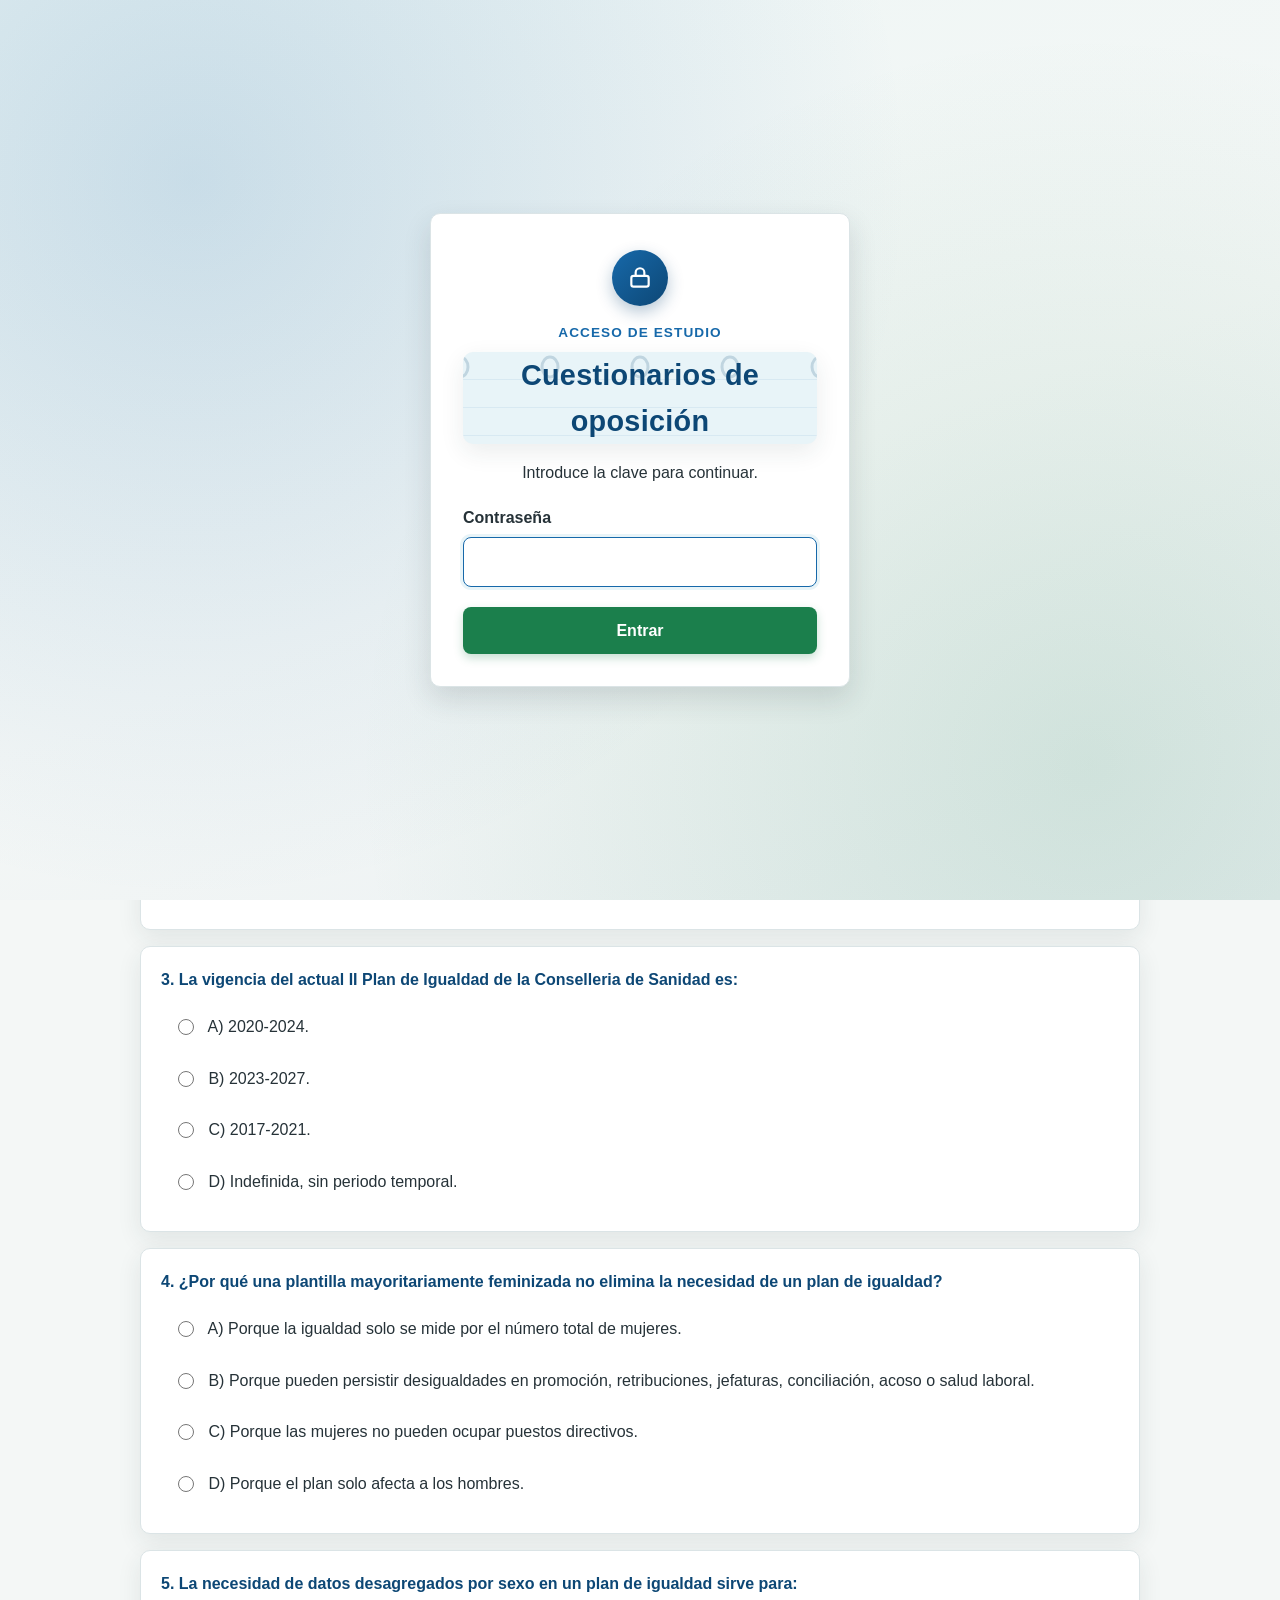
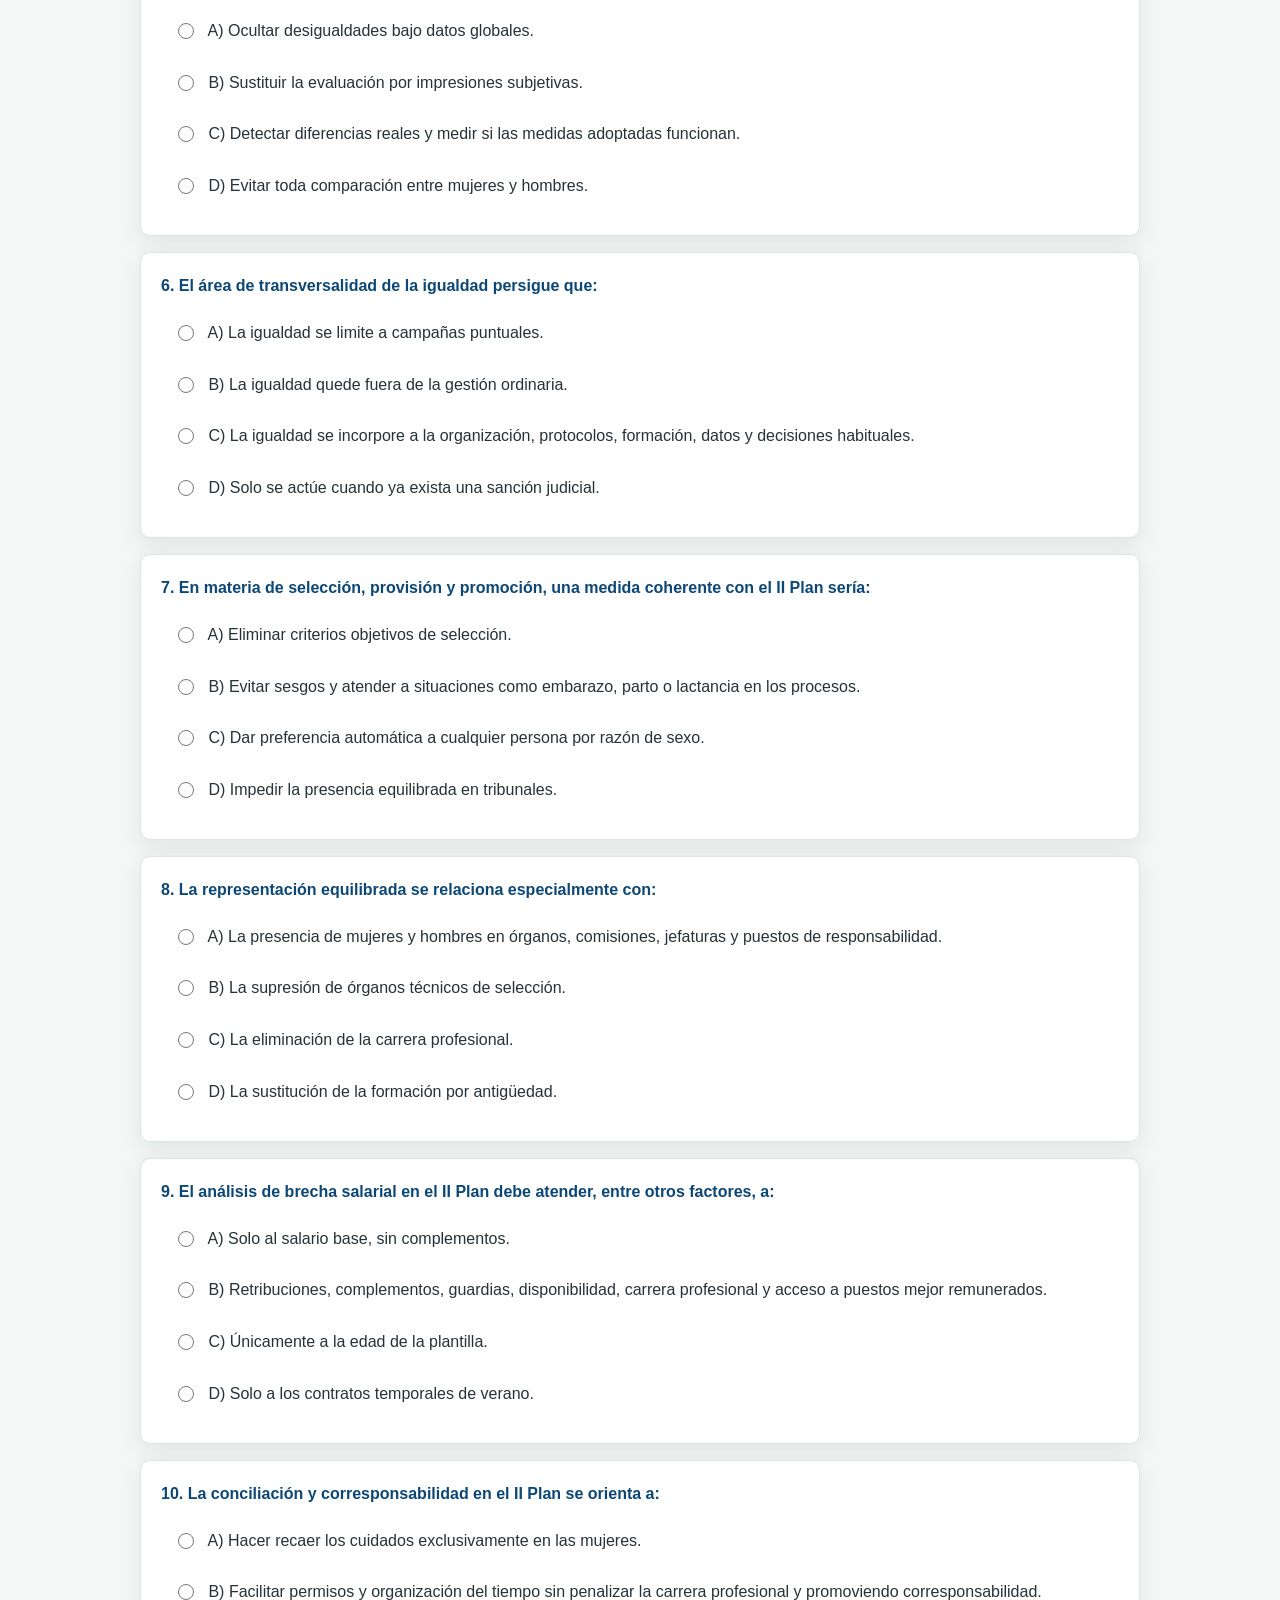
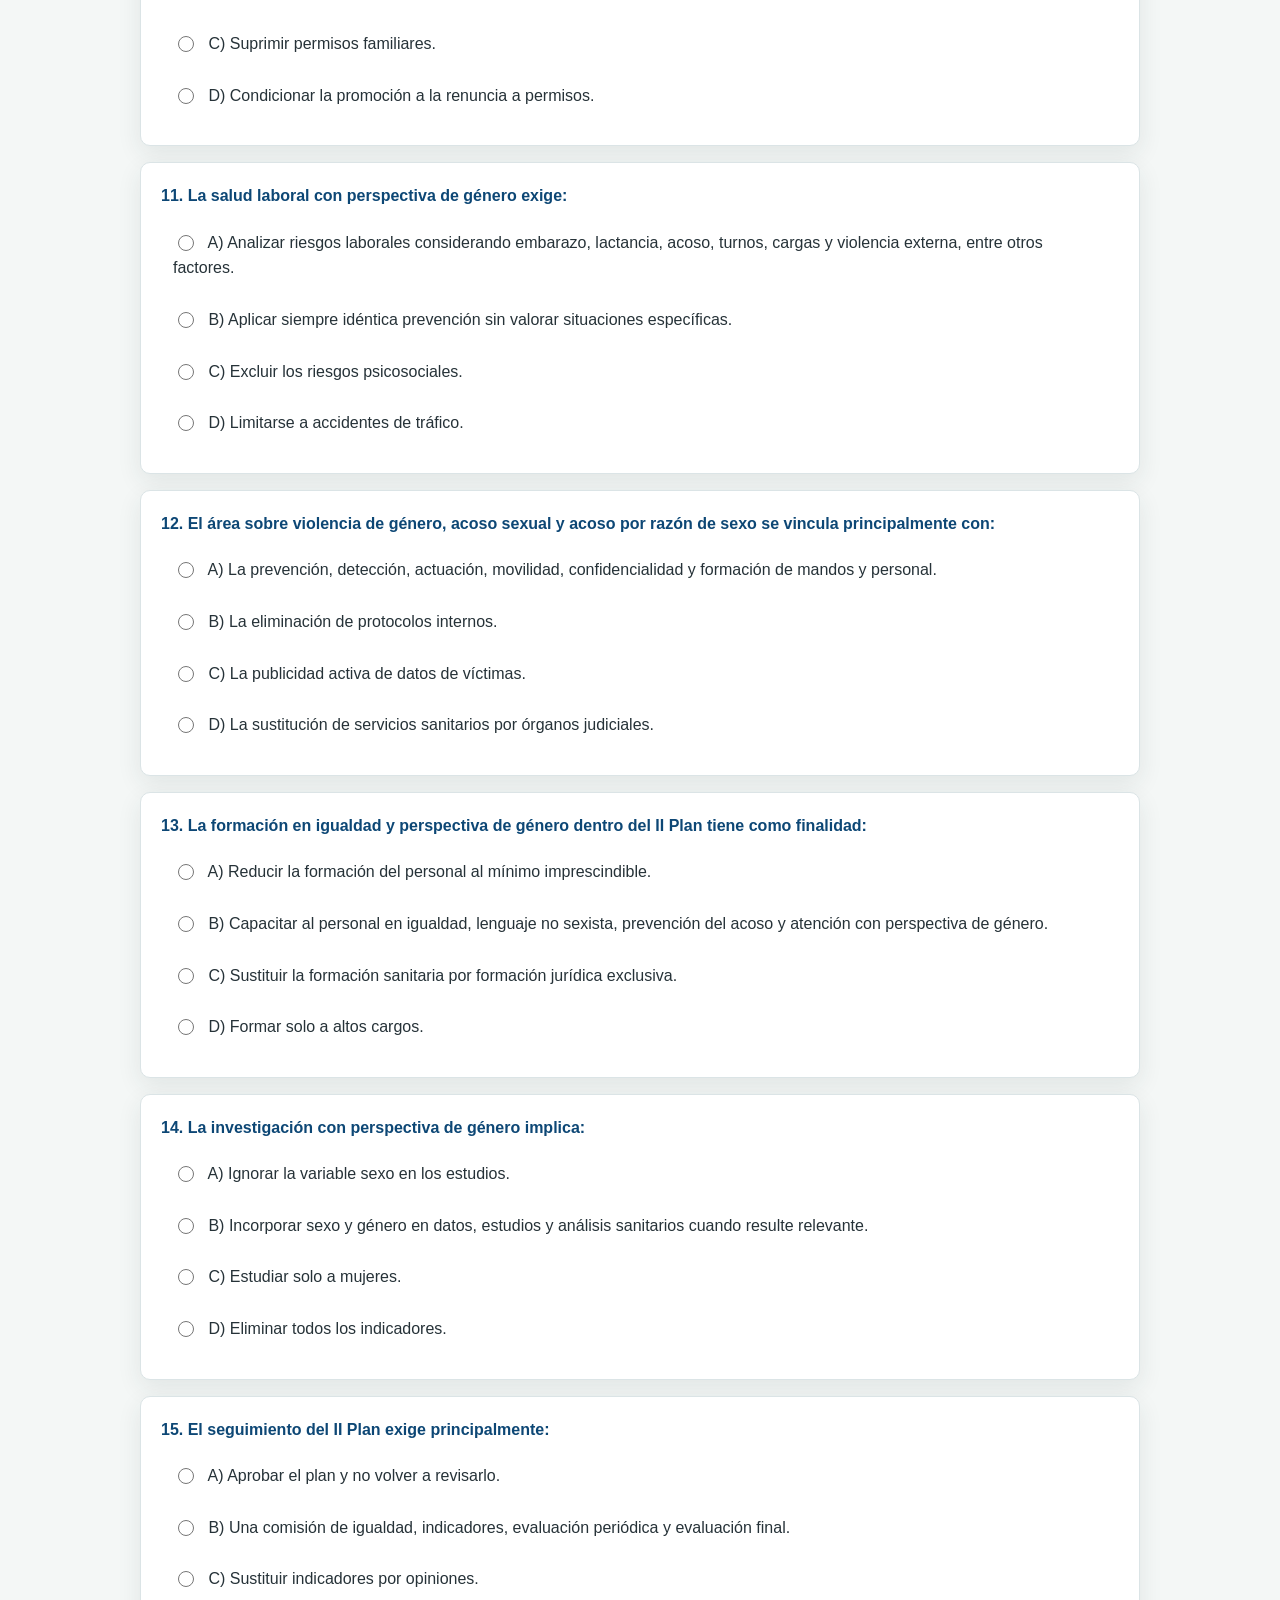
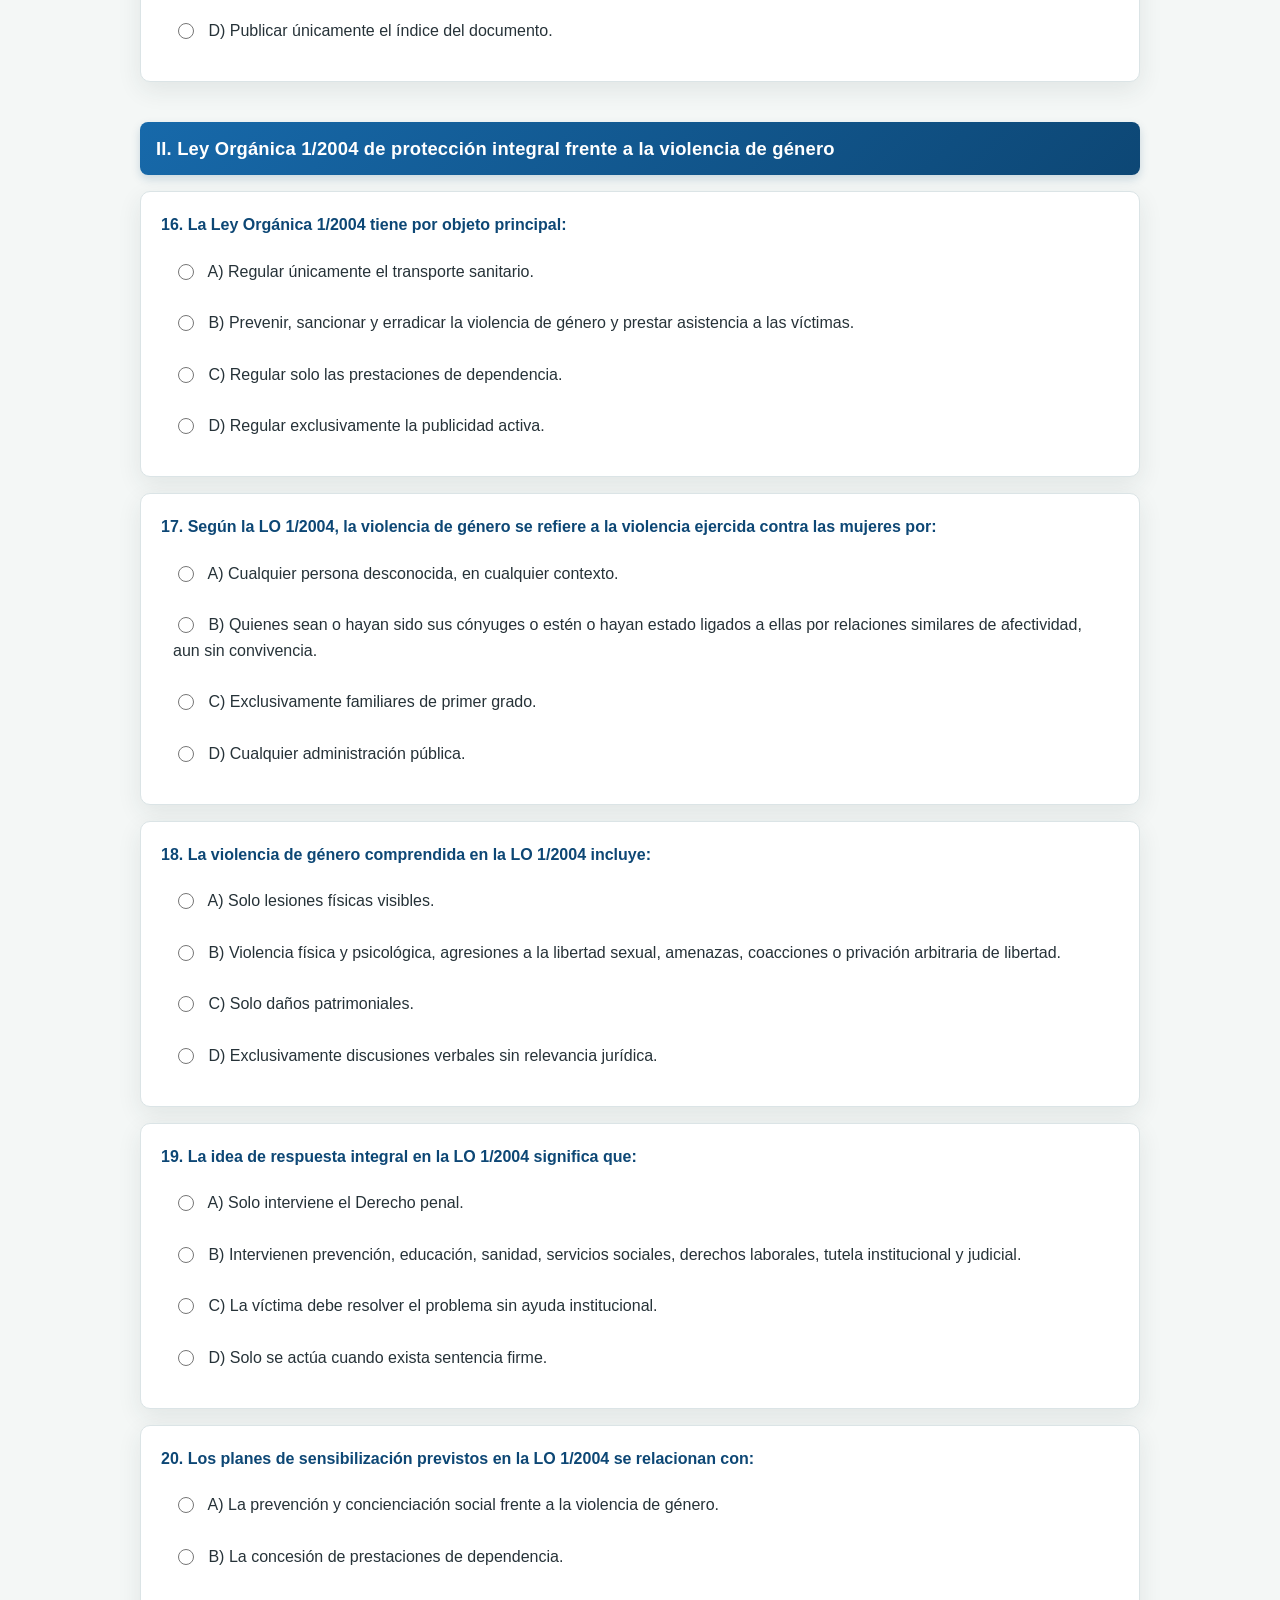
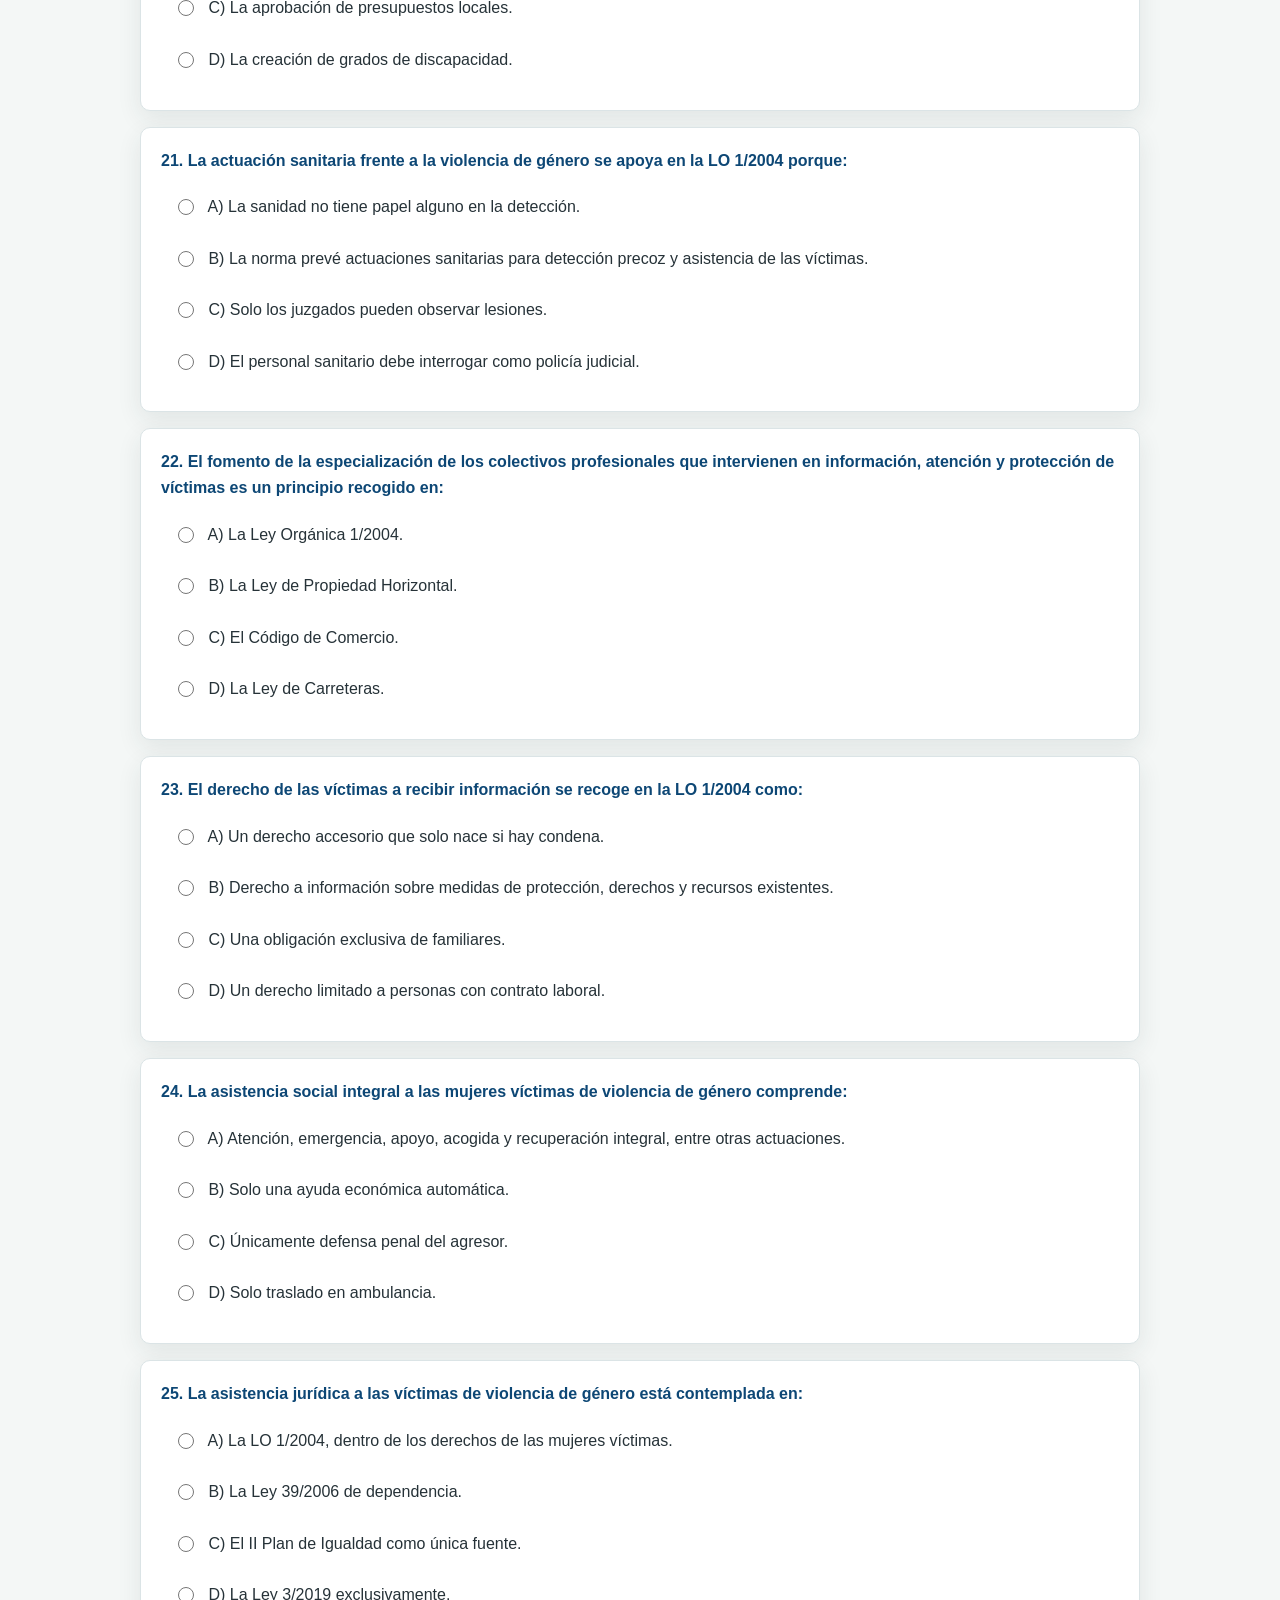
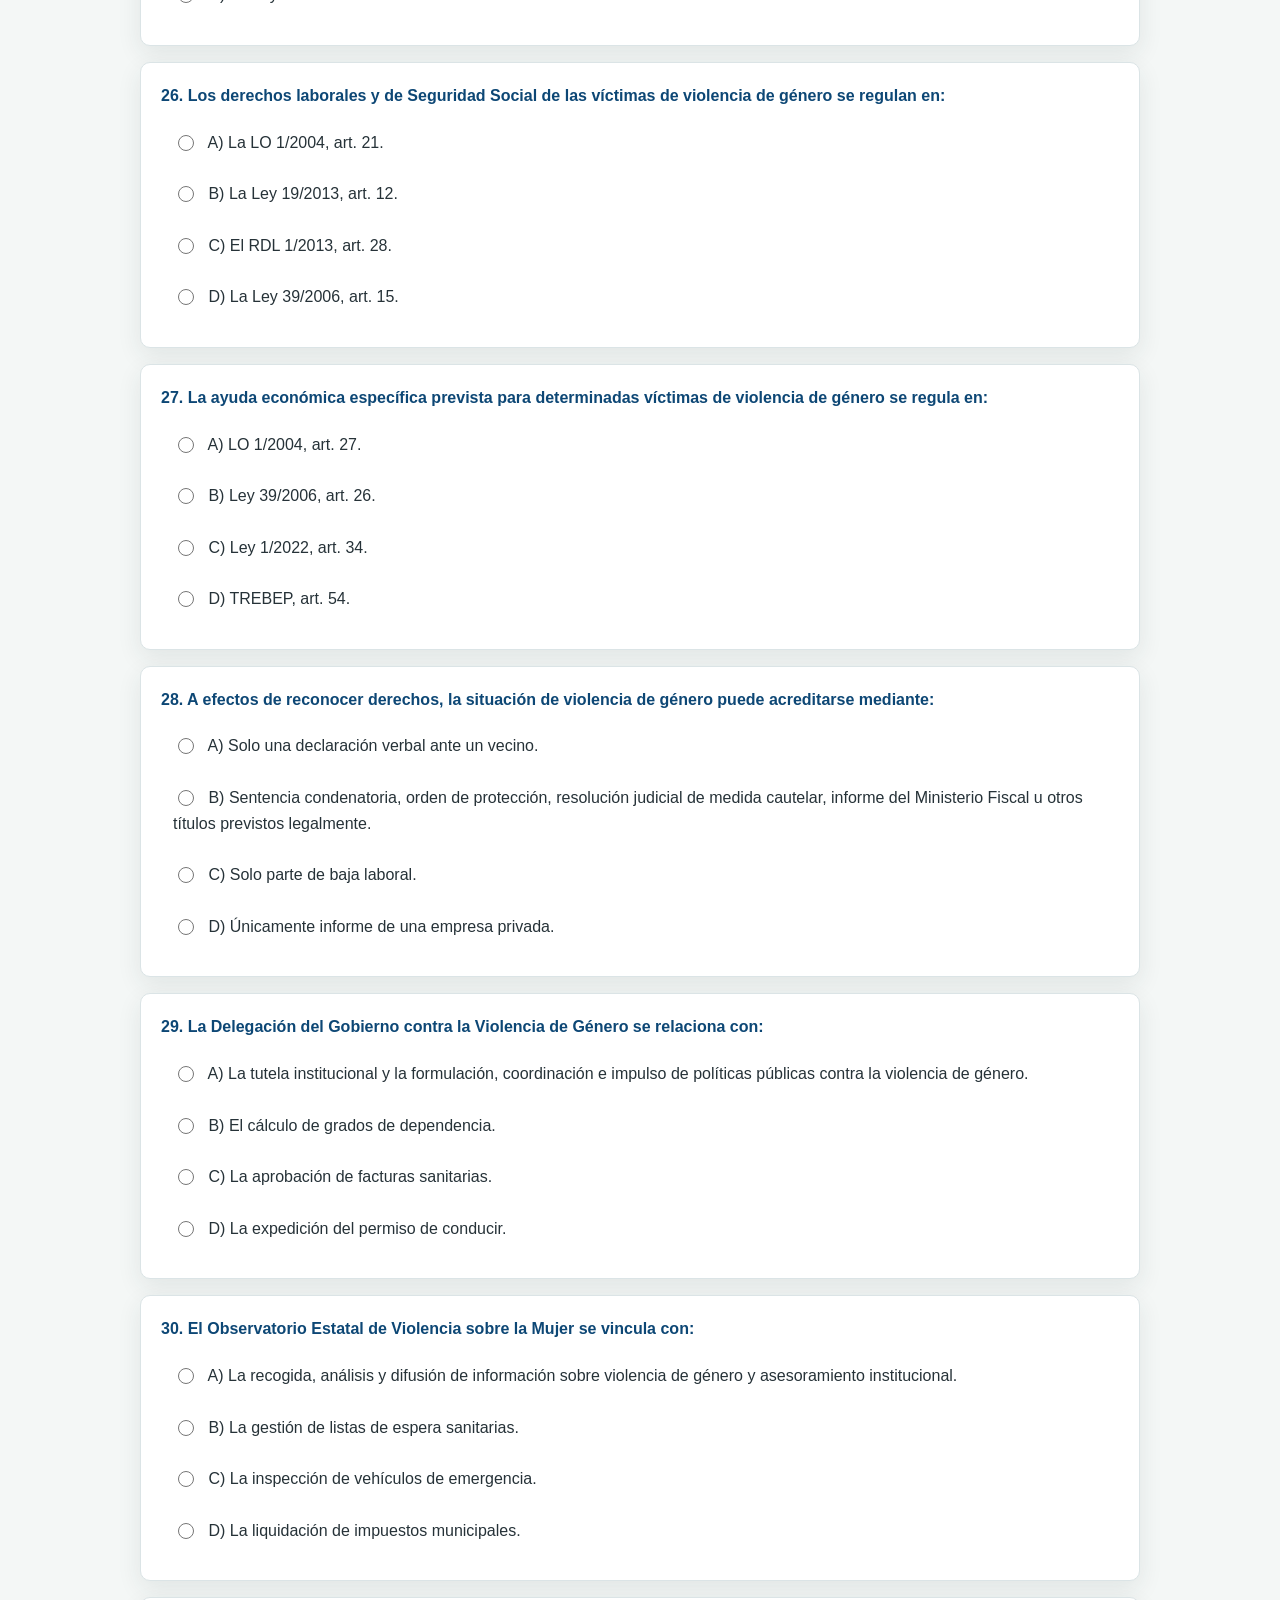
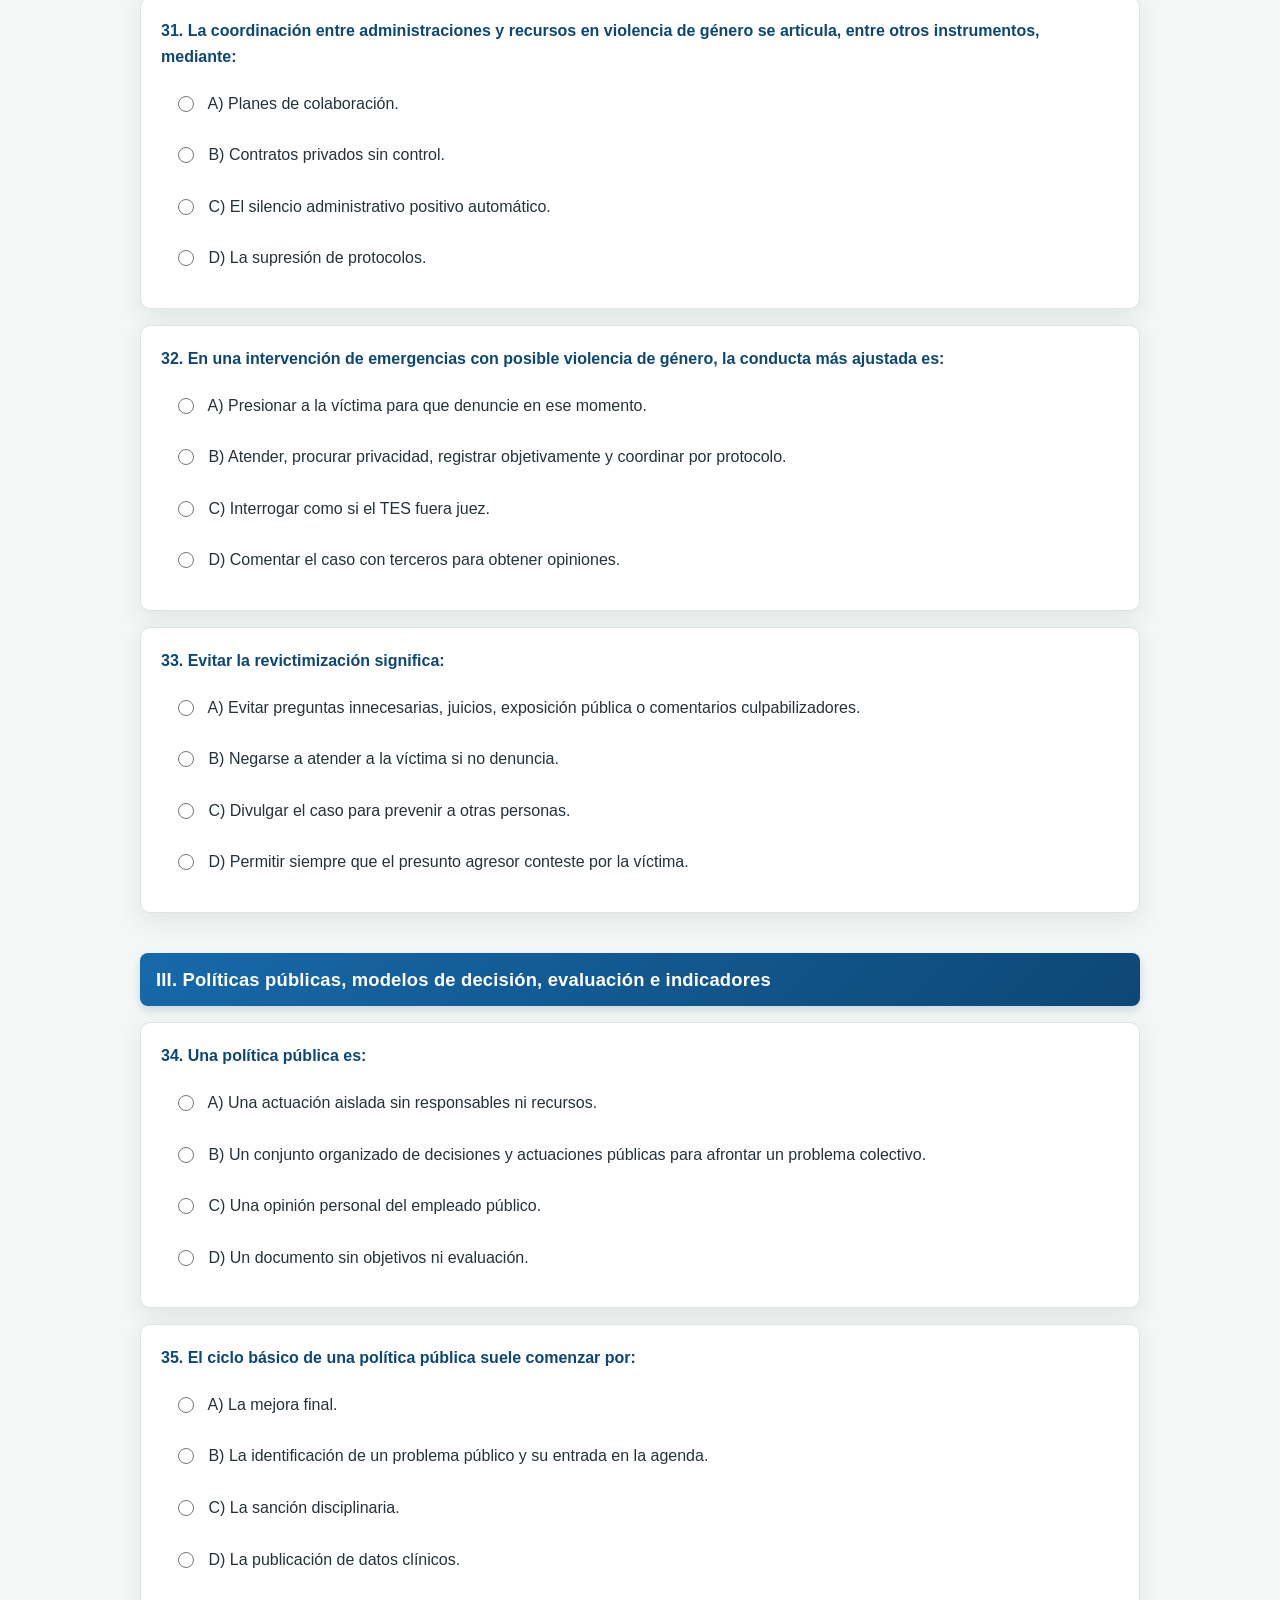
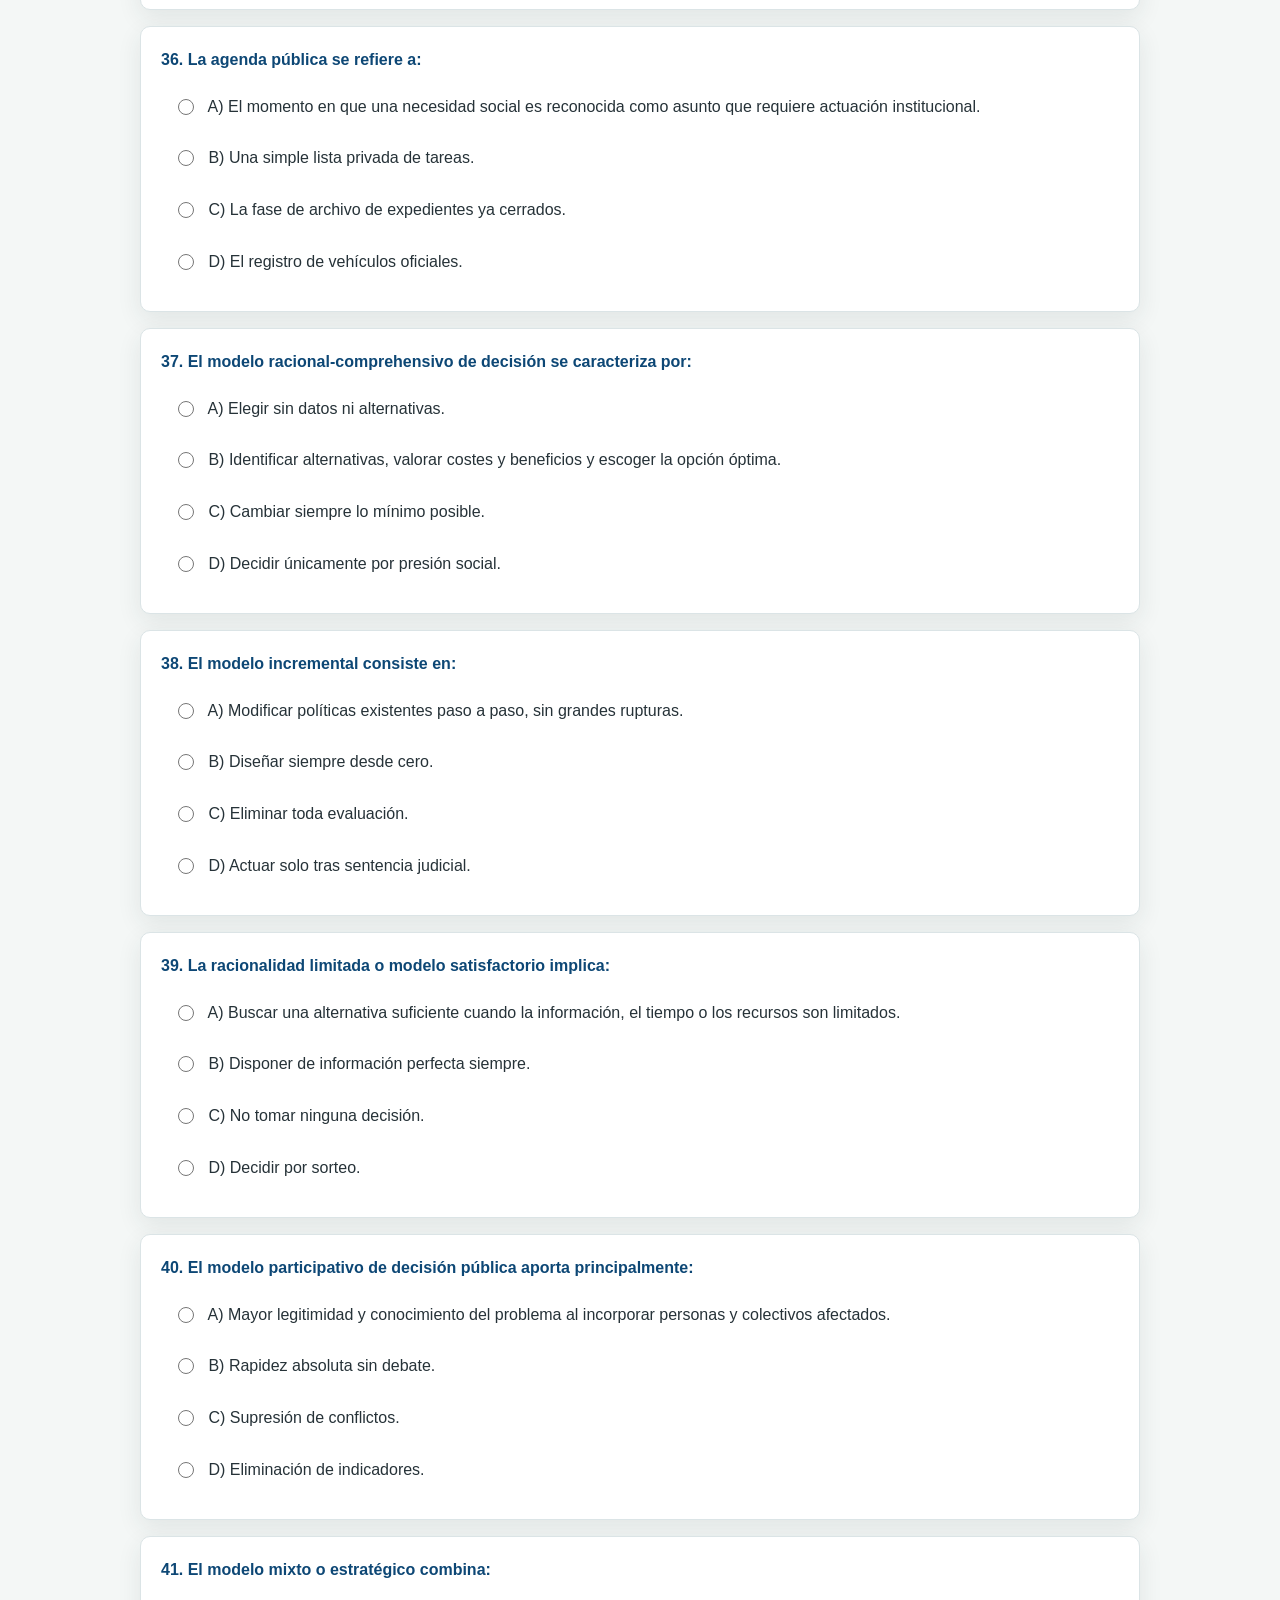
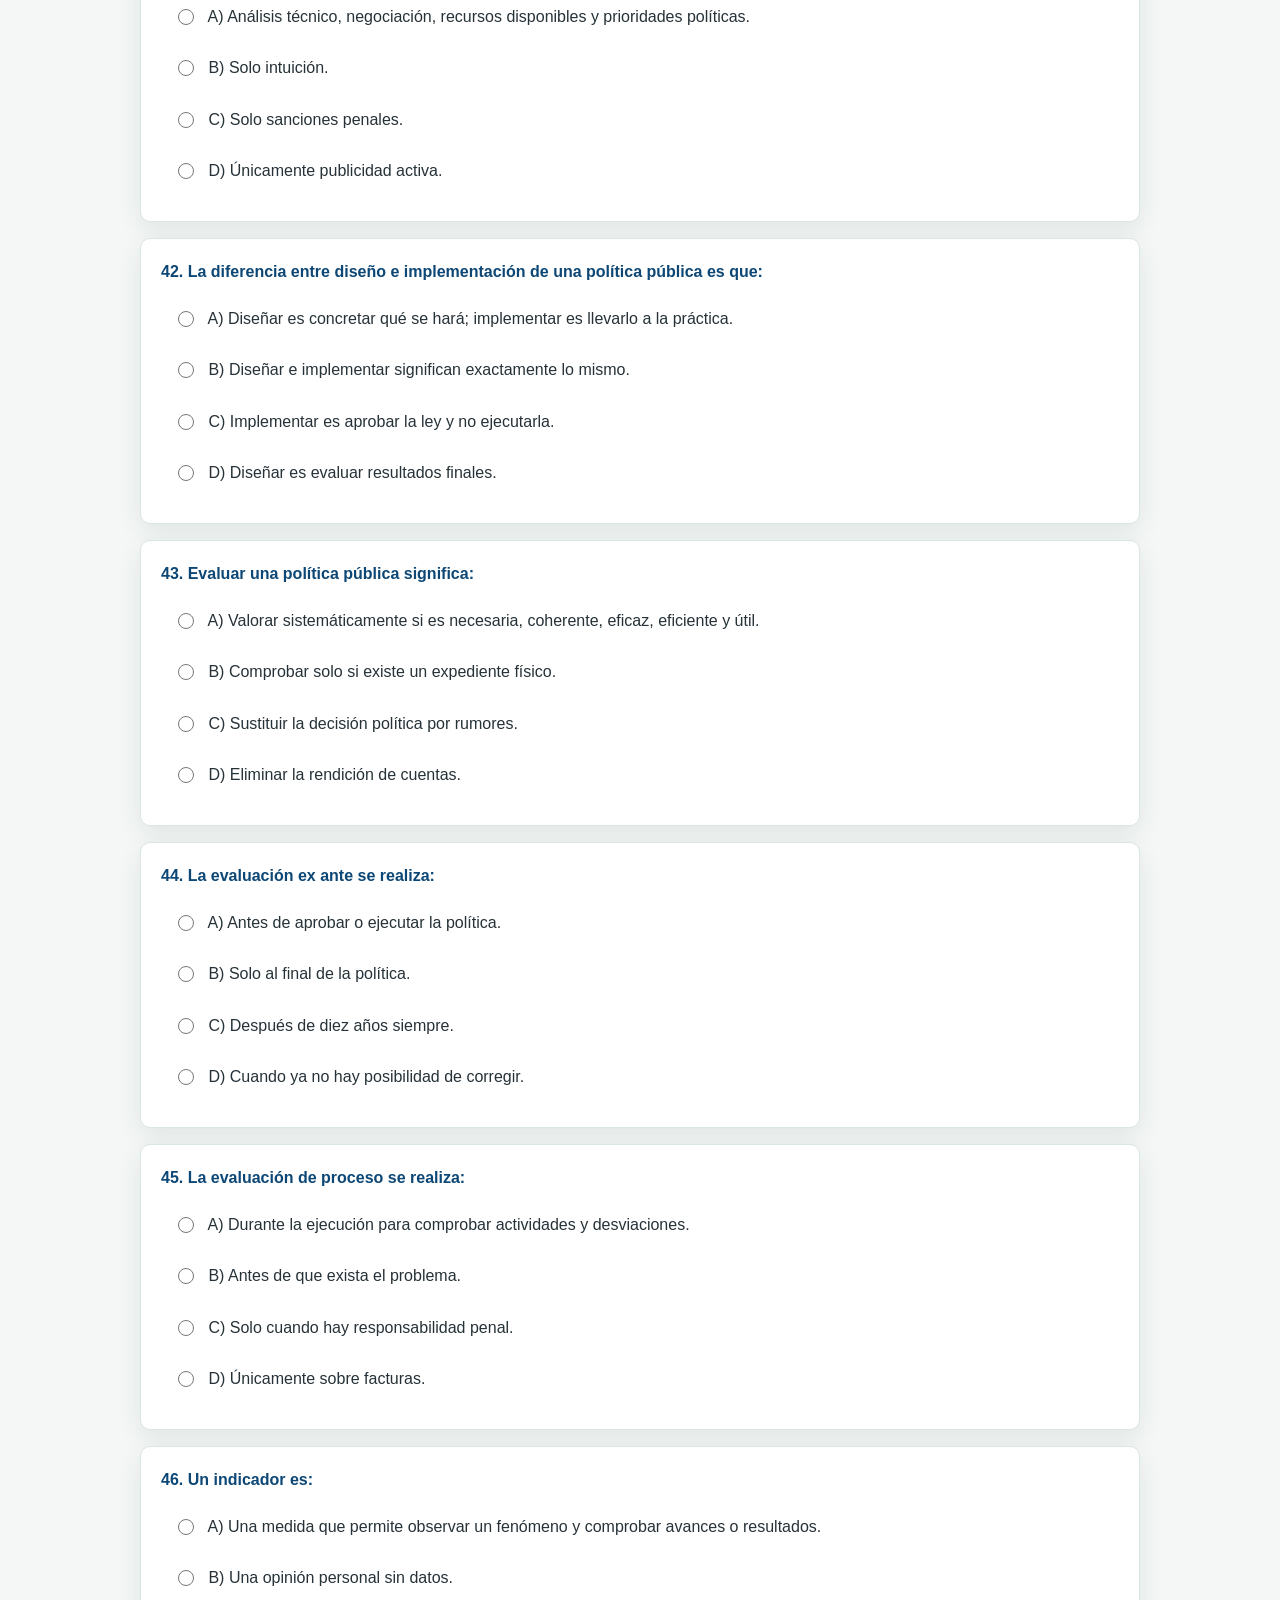
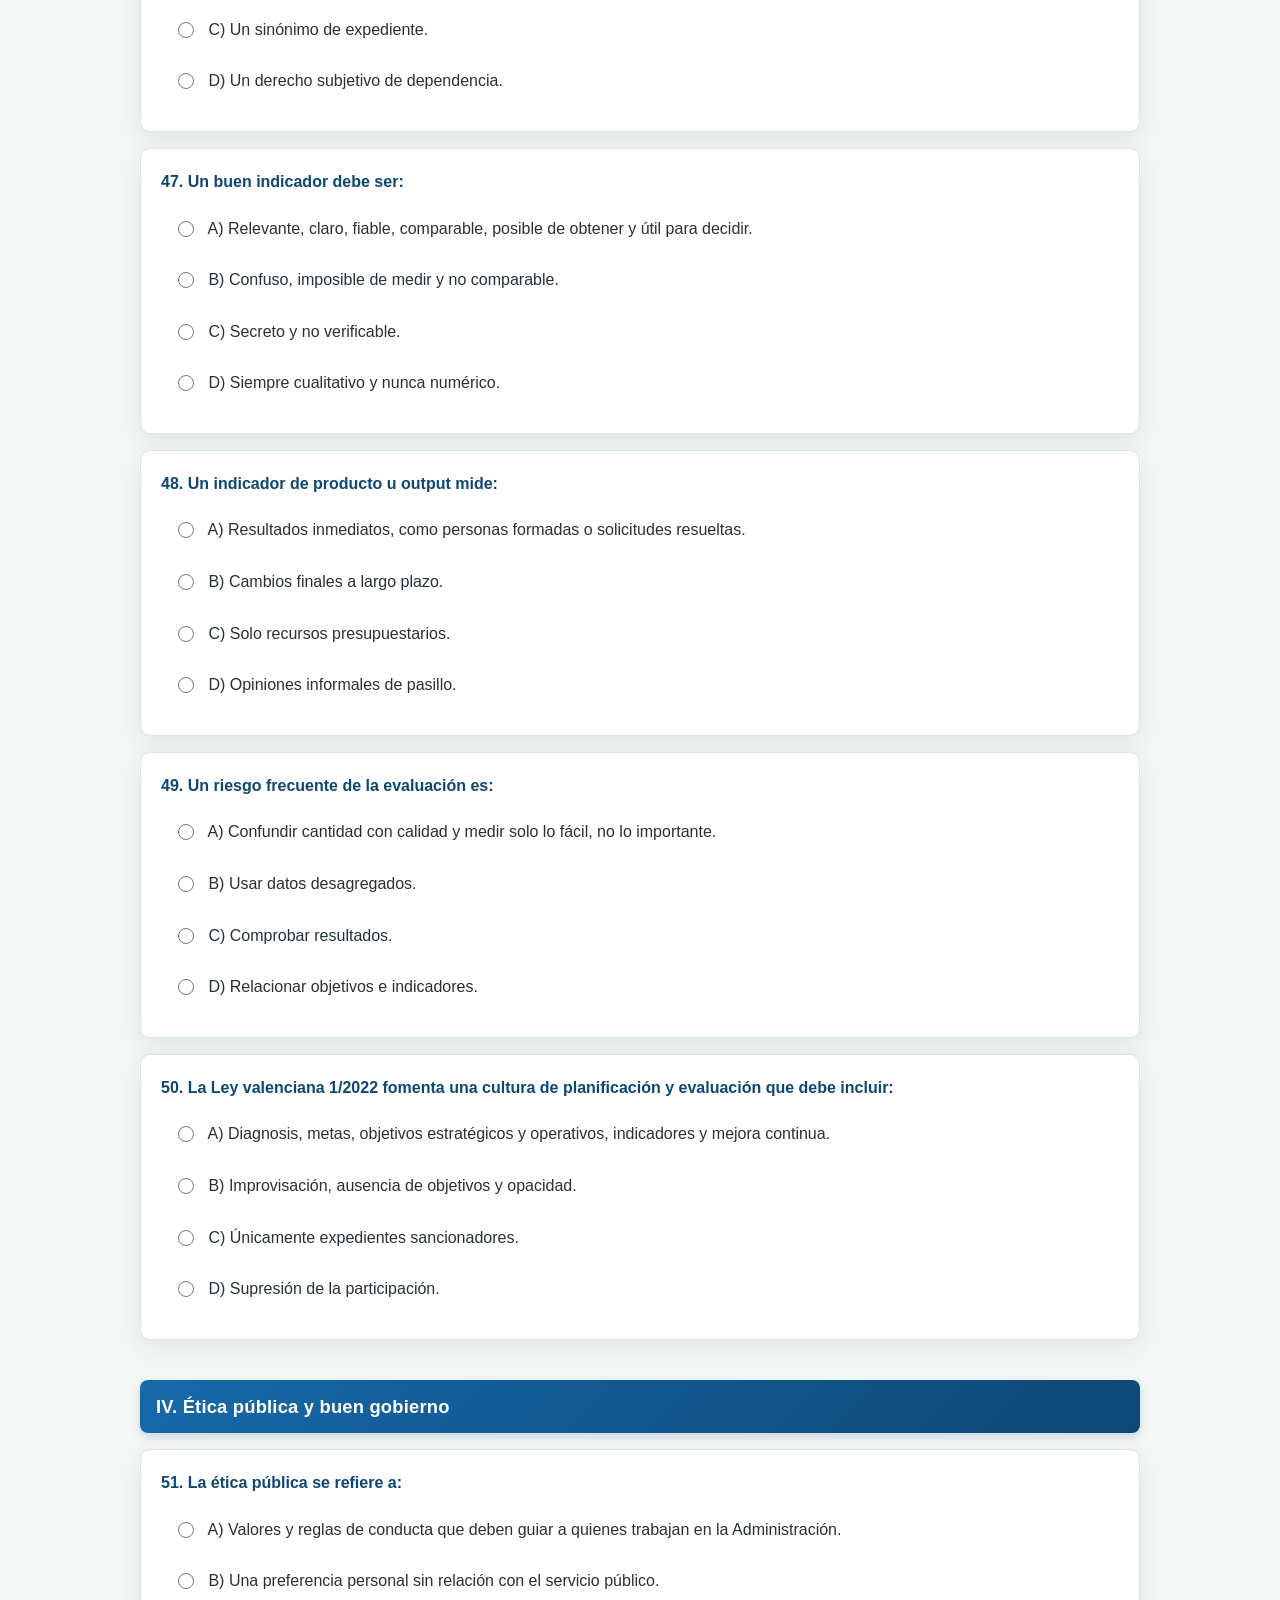
<file: assets/cuestionarios/general/general-t3.html>
<!doctype html>
<html lang="es">
  <head>
    <meta charset="UTF-8" />
    <meta name="viewport" content="width=device-width, initial-scale=1" />
    <title>Test Tema 3 - Normativa general</title>
    <link rel="stylesheet" href="../../../css/styles.css" />
  </head>
  <body class="quiz-page" data-quiz-id="general-t3">
    <a class="volver-indice" href="../../../index.html">Volver al índice</a>
    <h1>
      Test Tema 3 - Normativa general<br /><small
        >Igualdad, violencia de género, buen gobierno, transparencia y dependencia - Centro de Estudios Albanta</small
      >
    </h1>

    <form id="quiz-form">

      <h2>I. II Plan de Igualdad de la Conselleria de Sanidad</h2>

      <div class="pregunta" data-key="general_t3_1">
        <div class="titulo-pregunta">1. El II Plan de Igualdad de la Conselleria de Sanidad debe entenderse principalmente como:</div>
        <ul class="opciones">
          <li>
            <label
              ><input type="radio" name="general_t3_1" value="a" />
              A) Una norma penal de protección frente a la violencia de género.</label
            >
          </li>
          <li>
            <label
              ><input type="radio" name="general_t3_1" value="b" />
              B) Un instrumento de planificación interna basado en diagnóstico, medidas, responsables, indicadores y evaluación.</label
            >
          </li>
          <li>
            <label
              ><input type="radio" name="general_t3_1" value="c" />
              C) Un reglamento exclusivo para pacientes y personas usuarias.</label
            >
          </li>
          <li>
            <label
              ><input type="radio" name="general_t3_1" value="d" />
              D) Una instrucción sobre conducción de ambulancias.</label
            >
          </li>
        </ul>
      </div>

      <div class="pregunta" data-key="general_t3_2">
        <div class="titulo-pregunta">2. ¿A qué personal se aplica el II Plan de Igualdad de la Conselleria de Sanidad?</div>
        <ul class="opciones">
          <li>
            <label
              ><input type="radio" name="general_t3_2" value="a" />
              A) Solo al personal estatutario fijo.</label
            >
          </li>
          <li>
            <label
              ><input type="radio" name="general_t3_2" value="b" />
              B) Solo al personal sanitario facultativo.</label
            >
          </li>
          <li>
            <label
              ><input type="radio" name="general_t3_2" value="c" />
              C) A todo el personal gestionado por la Conselleria, con independencia de que su relación sea estatutaria, funcionarial o laboral.</label
            >
          </li>
          <li>
            <label
              ><input type="radio" name="general_t3_2" value="d" />
              D) Exclusivamente al personal directivo.</label
            >
          </li>
        </ul>
      </div>

      <div class="pregunta" data-key="general_t3_3">
        <div class="titulo-pregunta">3. La vigencia del actual II Plan de Igualdad de la Conselleria de Sanidad es:</div>
        <ul class="opciones">
          <li>
            <label
              ><input type="radio" name="general_t3_3" value="a" />
              A) 2020-2024.</label
            >
          </li>
          <li>
            <label
              ><input type="radio" name="general_t3_3" value="b" />
              B) 2023-2027.</label
            >
          </li>
          <li>
            <label
              ><input type="radio" name="general_t3_3" value="c" />
              C) 2017-2021.</label
            >
          </li>
          <li>
            <label
              ><input type="radio" name="general_t3_3" value="d" />
              D) Indefinida, sin periodo temporal.</label
            >
          </li>
        </ul>
      </div>

      <div class="pregunta" data-key="general_t3_4">
        <div class="titulo-pregunta">4. ¿Por qué una plantilla mayoritariamente feminizada no elimina la necesidad de un plan de igualdad?</div>
        <ul class="opciones">
          <li>
            <label
              ><input type="radio" name="general_t3_4" value="a" />
              A) Porque la igualdad solo se mide por el número total de mujeres.</label
            >
          </li>
          <li>
            <label
              ><input type="radio" name="general_t3_4" value="b" />
              B) Porque pueden persistir desigualdades en promoción, retribuciones, jefaturas, conciliación, acoso o salud laboral.</label
            >
          </li>
          <li>
            <label
              ><input type="radio" name="general_t3_4" value="c" />
              C) Porque las mujeres no pueden ocupar puestos directivos.</label
            >
          </li>
          <li>
            <label
              ><input type="radio" name="general_t3_4" value="d" />
              D) Porque el plan solo afecta a los hombres.</label
            >
          </li>
        </ul>
      </div>

      <div class="pregunta" data-key="general_t3_5">
        <div class="titulo-pregunta">5. La necesidad de datos desagregados por sexo en un plan de igualdad sirve para:</div>
        <ul class="opciones">
          <li>
            <label
              ><input type="radio" name="general_t3_5" value="a" />
              A) Ocultar desigualdades bajo datos globales.</label
            >
          </li>
          <li>
            <label
              ><input type="radio" name="general_t3_5" value="b" />
              B) Sustituir la evaluación por impresiones subjetivas.</label
            >
          </li>
          <li>
            <label
              ><input type="radio" name="general_t3_5" value="c" />
              C) Detectar diferencias reales y medir si las medidas adoptadas funcionan.</label
            >
          </li>
          <li>
            <label
              ><input type="radio" name="general_t3_5" value="d" />
              D) Evitar toda comparación entre mujeres y hombres.</label
            >
          </li>
        </ul>
      </div>

      <div class="pregunta" data-key="general_t3_6">
        <div class="titulo-pregunta">6. El área de transversalidad de la igualdad persigue que:</div>
        <ul class="opciones">
          <li>
            <label
              ><input type="radio" name="general_t3_6" value="a" />
              A) La igualdad se limite a campañas puntuales.</label
            >
          </li>
          <li>
            <label
              ><input type="radio" name="general_t3_6" value="b" />
              B) La igualdad quede fuera de la gestión ordinaria.</label
            >
          </li>
          <li>
            <label
              ><input type="radio" name="general_t3_6" value="c" />
              C) La igualdad se incorpore a la organización, protocolos, formación, datos y decisiones habituales.</label
            >
          </li>
          <li>
            <label
              ><input type="radio" name="general_t3_6" value="d" />
              D) Solo se actúe cuando ya exista una sanción judicial.</label
            >
          </li>
        </ul>
      </div>

      <div class="pregunta" data-key="general_t3_7">
        <div class="titulo-pregunta">7. En materia de selección, provisión y promoción, una medida coherente con el II Plan sería:</div>
        <ul class="opciones">
          <li>
            <label
              ><input type="radio" name="general_t3_7" value="a" />
              A) Eliminar criterios objetivos de selección.</label
            >
          </li>
          <li>
            <label
              ><input type="radio" name="general_t3_7" value="b" />
              B) Evitar sesgos y atender a situaciones como embarazo, parto o lactancia en los procesos.</label
            >
          </li>
          <li>
            <label
              ><input type="radio" name="general_t3_7" value="c" />
              C) Dar preferencia automática a cualquier persona por razón de sexo.</label
            >
          </li>
          <li>
            <label
              ><input type="radio" name="general_t3_7" value="d" />
              D) Impedir la presencia equilibrada en tribunales.</label
            >
          </li>
        </ul>
      </div>

      <div class="pregunta" data-key="general_t3_8">
        <div class="titulo-pregunta">8. La representación equilibrada se relaciona especialmente con:</div>
        <ul class="opciones">
          <li>
            <label
              ><input type="radio" name="general_t3_8" value="a" />
              A) La presencia de mujeres y hombres en órganos, comisiones, jefaturas y puestos de responsabilidad.</label
            >
          </li>
          <li>
            <label
              ><input type="radio" name="general_t3_8" value="b" />
              B) La supresión de órganos técnicos de selección.</label
            >
          </li>
          <li>
            <label
              ><input type="radio" name="general_t3_8" value="c" />
              C) La eliminación de la carrera profesional.</label
            >
          </li>
          <li>
            <label
              ><input type="radio" name="general_t3_8" value="d" />
              D) La sustitución de la formación por antigüedad.</label
            >
          </li>
        </ul>
      </div>

      <div class="pregunta" data-key="general_t3_9">
        <div class="titulo-pregunta">9. El análisis de brecha salarial en el II Plan debe atender, entre otros factores, a:</div>
        <ul class="opciones">
          <li>
            <label
              ><input type="radio" name="general_t3_9" value="a" />
              A) Solo al salario base, sin complementos.</label
            >
          </li>
          <li>
            <label
              ><input type="radio" name="general_t3_9" value="b" />
              B) Retribuciones, complementos, guardias, disponibilidad, carrera profesional y acceso a puestos mejor remunerados.</label
            >
          </li>
          <li>
            <label
              ><input type="radio" name="general_t3_9" value="c" />
              C) Únicamente a la edad de la plantilla.</label
            >
          </li>
          <li>
            <label
              ><input type="radio" name="general_t3_9" value="d" />
              D) Solo a los contratos temporales de verano.</label
            >
          </li>
        </ul>
      </div>

      <div class="pregunta" data-key="general_t3_10">
        <div class="titulo-pregunta">10. La conciliación y corresponsabilidad en el II Plan se orienta a:</div>
        <ul class="opciones">
          <li>
            <label
              ><input type="radio" name="general_t3_10" value="a" />
              A) Hacer recaer los cuidados exclusivamente en las mujeres.</label
            >
          </li>
          <li>
            <label
              ><input type="radio" name="general_t3_10" value="b" />
              B) Facilitar permisos y organización del tiempo sin penalizar la carrera profesional y promoviendo corresponsabilidad.</label
            >
          </li>
          <li>
            <label
              ><input type="radio" name="general_t3_10" value="c" />
              C) Suprimir permisos familiares.</label
            >
          </li>
          <li>
            <label
              ><input type="radio" name="general_t3_10" value="d" />
              D) Condicionar la promoción a la renuncia a permisos.</label
            >
          </li>
        </ul>
      </div>

      <div class="pregunta" data-key="general_t3_11">
        <div class="titulo-pregunta">11. La salud laboral con perspectiva de género exige:</div>
        <ul class="opciones">
          <li>
            <label
              ><input type="radio" name="general_t3_11" value="a" />
              A) Analizar riesgos laborales considerando embarazo, lactancia, acoso, turnos, cargas y violencia externa, entre otros factores.</label
            >
          </li>
          <li>
            <label
              ><input type="radio" name="general_t3_11" value="b" />
              B) Aplicar siempre idéntica prevención sin valorar situaciones específicas.</label
            >
          </li>
          <li>
            <label
              ><input type="radio" name="general_t3_11" value="c" />
              C) Excluir los riesgos psicosociales.</label
            >
          </li>
          <li>
            <label
              ><input type="radio" name="general_t3_11" value="d" />
              D) Limitarse a accidentes de tráfico.</label
            >
          </li>
        </ul>
      </div>

      <div class="pregunta" data-key="general_t3_12">
        <div class="titulo-pregunta">12. El área sobre violencia de género, acoso sexual y acoso por razón de sexo se vincula principalmente con:</div>
        <ul class="opciones">
          <li>
            <label
              ><input type="radio" name="general_t3_12" value="a" />
              A) La prevención, detección, actuación, movilidad, confidencialidad y formación de mandos y personal.</label
            >
          </li>
          <li>
            <label
              ><input type="radio" name="general_t3_12" value="b" />
              B) La eliminación de protocolos internos.</label
            >
          </li>
          <li>
            <label
              ><input type="radio" name="general_t3_12" value="c" />
              C) La publicidad activa de datos de víctimas.</label
            >
          </li>
          <li>
            <label
              ><input type="radio" name="general_t3_12" value="d" />
              D) La sustitución de servicios sanitarios por órganos judiciales.</label
            >
          </li>
        </ul>
      </div>

      <div class="pregunta" data-key="general_t3_13">
        <div class="titulo-pregunta">13. La formación en igualdad y perspectiva de género dentro del II Plan tiene como finalidad:</div>
        <ul class="opciones">
          <li>
            <label
              ><input type="radio" name="general_t3_13" value="a" />
              A) Reducir la formación del personal al mínimo imprescindible.</label
            >
          </li>
          <li>
            <label
              ><input type="radio" name="general_t3_13" value="b" />
              B) Capacitar al personal en igualdad, lenguaje no sexista, prevención del acoso y atención con perspectiva de género.</label
            >
          </li>
          <li>
            <label
              ><input type="radio" name="general_t3_13" value="c" />
              C) Sustituir la formación sanitaria por formación jurídica exclusiva.</label
            >
          </li>
          <li>
            <label
              ><input type="radio" name="general_t3_13" value="d" />
              D) Formar solo a altos cargos.</label
            >
          </li>
        </ul>
      </div>

      <div class="pregunta" data-key="general_t3_14">
        <div class="titulo-pregunta">14. La investigación con perspectiva de género implica:</div>
        <ul class="opciones">
          <li>
            <label
              ><input type="radio" name="general_t3_14" value="a" />
              A) Ignorar la variable sexo en los estudios.</label
            >
          </li>
          <li>
            <label
              ><input type="radio" name="general_t3_14" value="b" />
              B) Incorporar sexo y género en datos, estudios y análisis sanitarios cuando resulte relevante.</label
            >
          </li>
          <li>
            <label
              ><input type="radio" name="general_t3_14" value="c" />
              C) Estudiar solo a mujeres.</label
            >
          </li>
          <li>
            <label
              ><input type="radio" name="general_t3_14" value="d" />
              D) Eliminar todos los indicadores.</label
            >
          </li>
        </ul>
      </div>

      <div class="pregunta" data-key="general_t3_15">
        <div class="titulo-pregunta">15. El seguimiento del II Plan exige principalmente:</div>
        <ul class="opciones">
          <li>
            <label
              ><input type="radio" name="general_t3_15" value="a" />
              A) Aprobar el plan y no volver a revisarlo.</label
            >
          </li>
          <li>
            <label
              ><input type="radio" name="general_t3_15" value="b" />
              B) Una comisión de igualdad, indicadores, evaluación periódica y evaluación final.</label
            >
          </li>
          <li>
            <label
              ><input type="radio" name="general_t3_15" value="c" />
              C) Sustituir indicadores por opiniones.</label
            >
          </li>
          <li>
            <label
              ><input type="radio" name="general_t3_15" value="d" />
              D) Publicar únicamente el índice del documento.</label
            >
          </li>
        </ul>
      </div>

      <h2>II. Ley Orgánica 1/2004 de protección integral frente a la violencia de género</h2>

      <div class="pregunta" data-key="general_t3_16">
        <div class="titulo-pregunta">16. La Ley Orgánica 1/2004 tiene por objeto principal:</div>
        <ul class="opciones">
          <li>
            <label
              ><input type="radio" name="general_t3_16" value="a" />
              A) Regular únicamente el transporte sanitario.</label
            >
          </li>
          <li>
            <label
              ><input type="radio" name="general_t3_16" value="b" />
              B) Prevenir, sancionar y erradicar la violencia de género y prestar asistencia a las víctimas.</label
            >
          </li>
          <li>
            <label
              ><input type="radio" name="general_t3_16" value="c" />
              C) Regular solo las prestaciones de dependencia.</label
            >
          </li>
          <li>
            <label
              ><input type="radio" name="general_t3_16" value="d" />
              D) Regular exclusivamente la publicidad activa.</label
            >
          </li>
        </ul>
      </div>

      <div class="pregunta" data-key="general_t3_17">
        <div class="titulo-pregunta">17. Según la LO 1/2004, la violencia de género se refiere a la violencia ejercida contra las mujeres por:</div>
        <ul class="opciones">
          <li>
            <label
              ><input type="radio" name="general_t3_17" value="a" />
              A) Cualquier persona desconocida, en cualquier contexto.</label
            >
          </li>
          <li>
            <label
              ><input type="radio" name="general_t3_17" value="b" />
              B) Quienes sean o hayan sido sus cónyuges o estén o hayan estado ligados a ellas por relaciones similares de afectividad, aun sin convivencia.</label
            >
          </li>
          <li>
            <label
              ><input type="radio" name="general_t3_17" value="c" />
              C) Exclusivamente familiares de primer grado.</label
            >
          </li>
          <li>
            <label
              ><input type="radio" name="general_t3_17" value="d" />
              D) Cualquier administración pública.</label
            >
          </li>
        </ul>
      </div>

      <div class="pregunta" data-key="general_t3_18">
        <div class="titulo-pregunta">18. La violencia de género comprendida en la LO 1/2004 incluye:</div>
        <ul class="opciones">
          <li>
            <label
              ><input type="radio" name="general_t3_18" value="a" />
              A) Solo lesiones físicas visibles.</label
            >
          </li>
          <li>
            <label
              ><input type="radio" name="general_t3_18" value="b" />
              B) Violencia física y psicológica, agresiones a la libertad sexual, amenazas, coacciones o privación arbitraria de libertad.</label
            >
          </li>
          <li>
            <label
              ><input type="radio" name="general_t3_18" value="c" />
              C) Solo daños patrimoniales.</label
            >
          </li>
          <li>
            <label
              ><input type="radio" name="general_t3_18" value="d" />
              D) Exclusivamente discusiones verbales sin relevancia jurídica.</label
            >
          </li>
        </ul>
      </div>

      <div class="pregunta" data-key="general_t3_19">
        <div class="titulo-pregunta">19. La idea de respuesta integral en la LO 1/2004 significa que:</div>
        <ul class="opciones">
          <li>
            <label
              ><input type="radio" name="general_t3_19" value="a" />
              A) Solo interviene el Derecho penal.</label
            >
          </li>
          <li>
            <label
              ><input type="radio" name="general_t3_19" value="b" />
              B) Intervienen prevención, educación, sanidad, servicios sociales, derechos laborales, tutela institucional y judicial.</label
            >
          </li>
          <li>
            <label
              ><input type="radio" name="general_t3_19" value="c" />
              C) La víctima debe resolver el problema sin ayuda institucional.</label
            >
          </li>
          <li>
            <label
              ><input type="radio" name="general_t3_19" value="d" />
              D) Solo se actúa cuando exista sentencia firme.</label
            >
          </li>
        </ul>
      </div>

      <div class="pregunta" data-key="general_t3_20">
        <div class="titulo-pregunta">20. Los planes de sensibilización previstos en la LO 1/2004 se relacionan con:</div>
        <ul class="opciones">
          <li>
            <label
              ><input type="radio" name="general_t3_20" value="a" />
              A) La prevención y concienciación social frente a la violencia de género.</label
            >
          </li>
          <li>
            <label
              ><input type="radio" name="general_t3_20" value="b" />
              B) La concesión de prestaciones de dependencia.</label
            >
          </li>
          <li>
            <label
              ><input type="radio" name="general_t3_20" value="c" />
              C) La aprobación de presupuestos locales.</label
            >
          </li>
          <li>
            <label
              ><input type="radio" name="general_t3_20" value="d" />
              D) La creación de grados de discapacidad.</label
            >
          </li>
        </ul>
      </div>

      <div class="pregunta" data-key="general_t3_21">
        <div class="titulo-pregunta">21. La actuación sanitaria frente a la violencia de género se apoya en la LO 1/2004 porque:</div>
        <ul class="opciones">
          <li>
            <label
              ><input type="radio" name="general_t3_21" value="a" />
              A) La sanidad no tiene papel alguno en la detección.</label
            >
          </li>
          <li>
            <label
              ><input type="radio" name="general_t3_21" value="b" />
              B) La norma prevé actuaciones sanitarias para detección precoz y asistencia de las víctimas.</label
            >
          </li>
          <li>
            <label
              ><input type="radio" name="general_t3_21" value="c" />
              C) Solo los juzgados pueden observar lesiones.</label
            >
          </li>
          <li>
            <label
              ><input type="radio" name="general_t3_21" value="d" />
              D) El personal sanitario debe interrogar como policía judicial.</label
            >
          </li>
        </ul>
      </div>

      <div class="pregunta" data-key="general_t3_22">
        <div class="titulo-pregunta">22. El fomento de la especialización de los colectivos profesionales que intervienen en información, atención y protección de víctimas es un principio recogido en:</div>
        <ul class="opciones">
          <li>
            <label
              ><input type="radio" name="general_t3_22" value="a" />
              A) La Ley Orgánica 1/2004.</label
            >
          </li>
          <li>
            <label
              ><input type="radio" name="general_t3_22" value="b" />
              B) La Ley de Propiedad Horizontal.</label
            >
          </li>
          <li>
            <label
              ><input type="radio" name="general_t3_22" value="c" />
              C) El Código de Comercio.</label
            >
          </li>
          <li>
            <label
              ><input type="radio" name="general_t3_22" value="d" />
              D) La Ley de Carreteras.</label
            >
          </li>
        </ul>
      </div>

      <div class="pregunta" data-key="general_t3_23">
        <div class="titulo-pregunta">23. El derecho de las víctimas a recibir información se recoge en la LO 1/2004 como:</div>
        <ul class="opciones">
          <li>
            <label
              ><input type="radio" name="general_t3_23" value="a" />
              A) Un derecho accesorio que solo nace si hay condena.</label
            >
          </li>
          <li>
            <label
              ><input type="radio" name="general_t3_23" value="b" />
              B) Derecho a información sobre medidas de protección, derechos y recursos existentes.</label
            >
          </li>
          <li>
            <label
              ><input type="radio" name="general_t3_23" value="c" />
              C) Una obligación exclusiva de familiares.</label
            >
          </li>
          <li>
            <label
              ><input type="radio" name="general_t3_23" value="d" />
              D) Un derecho limitado a personas con contrato laboral.</label
            >
          </li>
        </ul>
      </div>

      <div class="pregunta" data-key="general_t3_24">
        <div class="titulo-pregunta">24. La asistencia social integral a las mujeres víctimas de violencia de género comprende:</div>
        <ul class="opciones">
          <li>
            <label
              ><input type="radio" name="general_t3_24" value="a" />
              A) Atención, emergencia, apoyo, acogida y recuperación integral, entre otras actuaciones.</label
            >
          </li>
          <li>
            <label
              ><input type="radio" name="general_t3_24" value="b" />
              B) Solo una ayuda económica automática.</label
            >
          </li>
          <li>
            <label
              ><input type="radio" name="general_t3_24" value="c" />
              C) Únicamente defensa penal del agresor.</label
            >
          </li>
          <li>
            <label
              ><input type="radio" name="general_t3_24" value="d" />
              D) Solo traslado en ambulancia.</label
            >
          </li>
        </ul>
      </div>

      <div class="pregunta" data-key="general_t3_25">
        <div class="titulo-pregunta">25. La asistencia jurídica a las víctimas de violencia de género está contemplada en:</div>
        <ul class="opciones">
          <li>
            <label
              ><input type="radio" name="general_t3_25" value="a" />
              A) La LO 1/2004, dentro de los derechos de las mujeres víctimas.</label
            >
          </li>
          <li>
            <label
              ><input type="radio" name="general_t3_25" value="b" />
              B) La Ley 39/2006 de dependencia.</label
            >
          </li>
          <li>
            <label
              ><input type="radio" name="general_t3_25" value="c" />
              C) El II Plan de Igualdad como única fuente.</label
            >
          </li>
          <li>
            <label
              ><input type="radio" name="general_t3_25" value="d" />
              D) La Ley 3/2019 exclusivamente.</label
            >
          </li>
        </ul>
      </div>

      <div class="pregunta" data-key="general_t3_26">
        <div class="titulo-pregunta">26. Los derechos laborales y de Seguridad Social de las víctimas de violencia de género se regulan en:</div>
        <ul class="opciones">
          <li>
            <label
              ><input type="radio" name="general_t3_26" value="a" />
              A) La LO 1/2004, art. 21.</label
            >
          </li>
          <li>
            <label
              ><input type="radio" name="general_t3_26" value="b" />
              B) La Ley 19/2013, art. 12.</label
            >
          </li>
          <li>
            <label
              ><input type="radio" name="general_t3_26" value="c" />
              C) El RDL 1/2013, art. 28.</label
            >
          </li>
          <li>
            <label
              ><input type="radio" name="general_t3_26" value="d" />
              D) La Ley 39/2006, art. 15.</label
            >
          </li>
        </ul>
      </div>

      <div class="pregunta" data-key="general_t3_27">
        <div class="titulo-pregunta">27. La ayuda económica específica prevista para determinadas víctimas de violencia de género se regula en:</div>
        <ul class="opciones">
          <li>
            <label
              ><input type="radio" name="general_t3_27" value="a" />
              A) LO 1/2004, art. 27.</label
            >
          </li>
          <li>
            <label
              ><input type="radio" name="general_t3_27" value="b" />
              B) Ley 39/2006, art. 26.</label
            >
          </li>
          <li>
            <label
              ><input type="radio" name="general_t3_27" value="c" />
              C) Ley 1/2022, art. 34.</label
            >
          </li>
          <li>
            <label
              ><input type="radio" name="general_t3_27" value="d" />
              D) TREBEP, art. 54.</label
            >
          </li>
        </ul>
      </div>

      <div class="pregunta" data-key="general_t3_28">
        <div class="titulo-pregunta">28. A efectos de reconocer derechos, la situación de violencia de género puede acreditarse mediante:</div>
        <ul class="opciones">
          <li>
            <label
              ><input type="radio" name="general_t3_28" value="a" />
              A) Solo una declaración verbal ante un vecino.</label
            >
          </li>
          <li>
            <label
              ><input type="radio" name="general_t3_28" value="b" />
              B) Sentencia condenatoria, orden de protección, resolución judicial de medida cautelar, informe del Ministerio Fiscal u otros títulos previstos legalmente.</label
            >
          </li>
          <li>
            <label
              ><input type="radio" name="general_t3_28" value="c" />
              C) Solo parte de baja laboral.</label
            >
          </li>
          <li>
            <label
              ><input type="radio" name="general_t3_28" value="d" />
              D) Únicamente informe de una empresa privada.</label
            >
          </li>
        </ul>
      </div>

      <div class="pregunta" data-key="general_t3_29">
        <div class="titulo-pregunta">29. La Delegación del Gobierno contra la Violencia de Género se relaciona con:</div>
        <ul class="opciones">
          <li>
            <label
              ><input type="radio" name="general_t3_29" value="a" />
              A) La tutela institucional y la formulación, coordinación e impulso de políticas públicas contra la violencia de género.</label
            >
          </li>
          <li>
            <label
              ><input type="radio" name="general_t3_29" value="b" />
              B) El cálculo de grados de dependencia.</label
            >
          </li>
          <li>
            <label
              ><input type="radio" name="general_t3_29" value="c" />
              C) La aprobación de facturas sanitarias.</label
            >
          </li>
          <li>
            <label
              ><input type="radio" name="general_t3_29" value="d" />
              D) La expedición del permiso de conducir.</label
            >
          </li>
        </ul>
      </div>

      <div class="pregunta" data-key="general_t3_30">
        <div class="titulo-pregunta">30. El Observatorio Estatal de Violencia sobre la Mujer se vincula con:</div>
        <ul class="opciones">
          <li>
            <label
              ><input type="radio" name="general_t3_30" value="a" />
              A) La recogida, análisis y difusión de información sobre violencia de género y asesoramiento institucional.</label
            >
          </li>
          <li>
            <label
              ><input type="radio" name="general_t3_30" value="b" />
              B) La gestión de listas de espera sanitarias.</label
            >
          </li>
          <li>
            <label
              ><input type="radio" name="general_t3_30" value="c" />
              C) La inspección de vehículos de emergencia.</label
            >
          </li>
          <li>
            <label
              ><input type="radio" name="general_t3_30" value="d" />
              D) La liquidación de impuestos municipales.</label
            >
          </li>
        </ul>
      </div>

      <div class="pregunta" data-key="general_t3_31">
        <div class="titulo-pregunta">31. La coordinación entre administraciones y recursos en violencia de género se articula, entre otros instrumentos, mediante:</div>
        <ul class="opciones">
          <li>
            <label
              ><input type="radio" name="general_t3_31" value="a" />
              A) Planes de colaboración.</label
            >
          </li>
          <li>
            <label
              ><input type="radio" name="general_t3_31" value="b" />
              B) Contratos privados sin control.</label
            >
          </li>
          <li>
            <label
              ><input type="radio" name="general_t3_31" value="c" />
              C) El silencio administrativo positivo automático.</label
            >
          </li>
          <li>
            <label
              ><input type="radio" name="general_t3_31" value="d" />
              D) La supresión de protocolos.</label
            >
          </li>
        </ul>
      </div>

      <div class="pregunta" data-key="general_t3_32">
        <div class="titulo-pregunta">32. En una intervención de emergencias con posible violencia de género, la conducta más ajustada es:</div>
        <ul class="opciones">
          <li>
            <label
              ><input type="radio" name="general_t3_32" value="a" />
              A) Presionar a la víctima para que denuncie en ese momento.</label
            >
          </li>
          <li>
            <label
              ><input type="radio" name="general_t3_32" value="b" />
              B) Atender, procurar privacidad, registrar objetivamente y coordinar por protocolo.</label
            >
          </li>
          <li>
            <label
              ><input type="radio" name="general_t3_32" value="c" />
              C) Interrogar como si el TES fuera juez.</label
            >
          </li>
          <li>
            <label
              ><input type="radio" name="general_t3_32" value="d" />
              D) Comentar el caso con terceros para obtener opiniones.</label
            >
          </li>
        </ul>
      </div>

      <div class="pregunta" data-key="general_t3_33">
        <div class="titulo-pregunta">33. Evitar la revictimización significa:</div>
        <ul class="opciones">
          <li>
            <label
              ><input type="radio" name="general_t3_33" value="a" />
              A) Evitar preguntas innecesarias, juicios, exposición pública o comentarios culpabilizadores.</label
            >
          </li>
          <li>
            <label
              ><input type="radio" name="general_t3_33" value="b" />
              B) Negarse a atender a la víctima si no denuncia.</label
            >
          </li>
          <li>
            <label
              ><input type="radio" name="general_t3_33" value="c" />
              C) Divulgar el caso para prevenir a otras personas.</label
            >
          </li>
          <li>
            <label
              ><input type="radio" name="general_t3_33" value="d" />
              D) Permitir siempre que el presunto agresor conteste por la víctima.</label
            >
          </li>
        </ul>
      </div>

      <h2>III. Políticas públicas, modelos de decisión, evaluación e indicadores</h2>

      <div class="pregunta" data-key="general_t3_34">
        <div class="titulo-pregunta">34. Una política pública es:</div>
        <ul class="opciones">
          <li>
            <label
              ><input type="radio" name="general_t3_34" value="a" />
              A) Una actuación aislada sin responsables ni recursos.</label
            >
          </li>
          <li>
            <label
              ><input type="radio" name="general_t3_34" value="b" />
              B) Un conjunto organizado de decisiones y actuaciones públicas para afrontar un problema colectivo.</label
            >
          </li>
          <li>
            <label
              ><input type="radio" name="general_t3_34" value="c" />
              C) Una opinión personal del empleado público.</label
            >
          </li>
          <li>
            <label
              ><input type="radio" name="general_t3_34" value="d" />
              D) Un documento sin objetivos ni evaluación.</label
            >
          </li>
        </ul>
      </div>

      <div class="pregunta" data-key="general_t3_35">
        <div class="titulo-pregunta">35. El ciclo básico de una política pública suele comenzar por:</div>
        <ul class="opciones">
          <li>
            <label
              ><input type="radio" name="general_t3_35" value="a" />
              A) La mejora final.</label
            >
          </li>
          <li>
            <label
              ><input type="radio" name="general_t3_35" value="b" />
              B) La identificación de un problema público y su entrada en la agenda.</label
            >
          </li>
          <li>
            <label
              ><input type="radio" name="general_t3_35" value="c" />
              C) La sanción disciplinaria.</label
            >
          </li>
          <li>
            <label
              ><input type="radio" name="general_t3_35" value="d" />
              D) La publicación de datos clínicos.</label
            >
          </li>
        </ul>
      </div>

      <div class="pregunta" data-key="general_t3_36">
        <div class="titulo-pregunta">36. La agenda pública se refiere a:</div>
        <ul class="opciones">
          <li>
            <label
              ><input type="radio" name="general_t3_36" value="a" />
              A) El momento en que una necesidad social es reconocida como asunto que requiere actuación institucional.</label
            >
          </li>
          <li>
            <label
              ><input type="radio" name="general_t3_36" value="b" />
              B) Una simple lista privada de tareas.</label
            >
          </li>
          <li>
            <label
              ><input type="radio" name="general_t3_36" value="c" />
              C) La fase de archivo de expedientes ya cerrados.</label
            >
          </li>
          <li>
            <label
              ><input type="radio" name="general_t3_36" value="d" />
              D) El registro de vehículos oficiales.</label
            >
          </li>
        </ul>
      </div>

      <div class="pregunta" data-key="general_t3_37">
        <div class="titulo-pregunta">37. El modelo racional-comprehensivo de decisión se caracteriza por:</div>
        <ul class="opciones">
          <li>
            <label
              ><input type="radio" name="general_t3_37" value="a" />
              A) Elegir sin datos ni alternativas.</label
            >
          </li>
          <li>
            <label
              ><input type="radio" name="general_t3_37" value="b" />
              B) Identificar alternativas, valorar costes y beneficios y escoger la opción óptima.</label
            >
          </li>
          <li>
            <label
              ><input type="radio" name="general_t3_37" value="c" />
              C) Cambiar siempre lo mínimo posible.</label
            >
          </li>
          <li>
            <label
              ><input type="radio" name="general_t3_37" value="d" />
              D) Decidir únicamente por presión social.</label
            >
          </li>
        </ul>
      </div>

      <div class="pregunta" data-key="general_t3_38">
        <div class="titulo-pregunta">38. El modelo incremental consiste en:</div>
        <ul class="opciones">
          <li>
            <label
              ><input type="radio" name="general_t3_38" value="a" />
              A) Modificar políticas existentes paso a paso, sin grandes rupturas.</label
            >
          </li>
          <li>
            <label
              ><input type="radio" name="general_t3_38" value="b" />
              B) Diseñar siempre desde cero.</label
            >
          </li>
          <li>
            <label
              ><input type="radio" name="general_t3_38" value="c" />
              C) Eliminar toda evaluación.</label
            >
          </li>
          <li>
            <label
              ><input type="radio" name="general_t3_38" value="d" />
              D) Actuar solo tras sentencia judicial.</label
            >
          </li>
        </ul>
      </div>

      <div class="pregunta" data-key="general_t3_39">
        <div class="titulo-pregunta">39. La racionalidad limitada o modelo satisfactorio implica:</div>
        <ul class="opciones">
          <li>
            <label
              ><input type="radio" name="general_t3_39" value="a" />
              A) Buscar una alternativa suficiente cuando la información, el tiempo o los recursos son limitados.</label
            >
          </li>
          <li>
            <label
              ><input type="radio" name="general_t3_39" value="b" />
              B) Disponer de información perfecta siempre.</label
            >
          </li>
          <li>
            <label
              ><input type="radio" name="general_t3_39" value="c" />
              C) No tomar ninguna decisión.</label
            >
          </li>
          <li>
            <label
              ><input type="radio" name="general_t3_39" value="d" />
              D) Decidir por sorteo.</label
            >
          </li>
        </ul>
      </div>

      <div class="pregunta" data-key="general_t3_40">
        <div class="titulo-pregunta">40. El modelo participativo de decisión pública aporta principalmente:</div>
        <ul class="opciones">
          <li>
            <label
              ><input type="radio" name="general_t3_40" value="a" />
              A) Mayor legitimidad y conocimiento del problema al incorporar personas y colectivos afectados.</label
            >
          </li>
          <li>
            <label
              ><input type="radio" name="general_t3_40" value="b" />
              B) Rapidez absoluta sin debate.</label
            >
          </li>
          <li>
            <label
              ><input type="radio" name="general_t3_40" value="c" />
              C) Supresión de conflictos.</label
            >
          </li>
          <li>
            <label
              ><input type="radio" name="general_t3_40" value="d" />
              D) Eliminación de indicadores.</label
            >
          </li>
        </ul>
      </div>

      <div class="pregunta" data-key="general_t3_41">
        <div class="titulo-pregunta">41. El modelo mixto o estratégico combina:</div>
        <ul class="opciones">
          <li>
            <label
              ><input type="radio" name="general_t3_41" value="a" />
              A) Análisis técnico, negociación, recursos disponibles y prioridades políticas.</label
            >
          </li>
          <li>
            <label
              ><input type="radio" name="general_t3_41" value="b" />
              B) Solo intuición.</label
            >
          </li>
          <li>
            <label
              ><input type="radio" name="general_t3_41" value="c" />
              C) Solo sanciones penales.</label
            >
          </li>
          <li>
            <label
              ><input type="radio" name="general_t3_41" value="d" />
              D) Únicamente publicidad activa.</label
            >
          </li>
        </ul>
      </div>

      <div class="pregunta" data-key="general_t3_42">
        <div class="titulo-pregunta">42. La diferencia entre diseño e implementación de una política pública es que:</div>
        <ul class="opciones">
          <li>
            <label
              ><input type="radio" name="general_t3_42" value="a" />
              A) Diseñar es concretar qué se hará; implementar es llevarlo a la práctica.</label
            >
          </li>
          <li>
            <label
              ><input type="radio" name="general_t3_42" value="b" />
              B) Diseñar e implementar significan exactamente lo mismo.</label
            >
          </li>
          <li>
            <label
              ><input type="radio" name="general_t3_42" value="c" />
              C) Implementar es aprobar la ley y no ejecutarla.</label
            >
          </li>
          <li>
            <label
              ><input type="radio" name="general_t3_42" value="d" />
              D) Diseñar es evaluar resultados finales.</label
            >
          </li>
        </ul>
      </div>

      <div class="pregunta" data-key="general_t3_43">
        <div class="titulo-pregunta">43. Evaluar una política pública significa:</div>
        <ul class="opciones">
          <li>
            <label
              ><input type="radio" name="general_t3_43" value="a" />
              A) Valorar sistemáticamente si es necesaria, coherente, eficaz, eficiente y útil.</label
            >
          </li>
          <li>
            <label
              ><input type="radio" name="general_t3_43" value="b" />
              B) Comprobar solo si existe un expediente físico.</label
            >
          </li>
          <li>
            <label
              ><input type="radio" name="general_t3_43" value="c" />
              C) Sustituir la decisión política por rumores.</label
            >
          </li>
          <li>
            <label
              ><input type="radio" name="general_t3_43" value="d" />
              D) Eliminar la rendición de cuentas.</label
            >
          </li>
        </ul>
      </div>

      <div class="pregunta" data-key="general_t3_44">
        <div class="titulo-pregunta">44. La evaluación ex ante se realiza:</div>
        <ul class="opciones">
          <li>
            <label
              ><input type="radio" name="general_t3_44" value="a" />
              A) Antes de aprobar o ejecutar la política.</label
            >
          </li>
          <li>
            <label
              ><input type="radio" name="general_t3_44" value="b" />
              B) Solo al final de la política.</label
            >
          </li>
          <li>
            <label
              ><input type="radio" name="general_t3_44" value="c" />
              C) Después de diez años siempre.</label
            >
          </li>
          <li>
            <label
              ><input type="radio" name="general_t3_44" value="d" />
              D) Cuando ya no hay posibilidad de corregir.</label
            >
          </li>
        </ul>
      </div>

      <div class="pregunta" data-key="general_t3_45">
        <div class="titulo-pregunta">45. La evaluación de proceso se realiza:</div>
        <ul class="opciones">
          <li>
            <label
              ><input type="radio" name="general_t3_45" value="a" />
              A) Durante la ejecución para comprobar actividades y desviaciones.</label
            >
          </li>
          <li>
            <label
              ><input type="radio" name="general_t3_45" value="b" />
              B) Antes de que exista el problema.</label
            >
          </li>
          <li>
            <label
              ><input type="radio" name="general_t3_45" value="c" />
              C) Solo cuando hay responsabilidad penal.</label
            >
          </li>
          <li>
            <label
              ><input type="radio" name="general_t3_45" value="d" />
              D) Únicamente sobre facturas.</label
            >
          </li>
        </ul>
      </div>

      <div class="pregunta" data-key="general_t3_46">
        <div class="titulo-pregunta">46. Un indicador es:</div>
        <ul class="opciones">
          <li>
            <label
              ><input type="radio" name="general_t3_46" value="a" />
              A) Una medida que permite observar un fenómeno y comprobar avances o resultados.</label
            >
          </li>
          <li>
            <label
              ><input type="radio" name="general_t3_46" value="b" />
              B) Una opinión personal sin datos.</label
            >
          </li>
          <li>
            <label
              ><input type="radio" name="general_t3_46" value="c" />
              C) Un sinónimo de expediente.</label
            >
          </li>
          <li>
            <label
              ><input type="radio" name="general_t3_46" value="d" />
              D) Un derecho subjetivo de dependencia.</label
            >
          </li>
        </ul>
      </div>

      <div class="pregunta" data-key="general_t3_47">
        <div class="titulo-pregunta">47. Un buen indicador debe ser:</div>
        <ul class="opciones">
          <li>
            <label
              ><input type="radio" name="general_t3_47" value="a" />
              A) Relevante, claro, fiable, comparable, posible de obtener y útil para decidir.</label
            >
          </li>
          <li>
            <label
              ><input type="radio" name="general_t3_47" value="b" />
              B) Confuso, imposible de medir y no comparable.</label
            >
          </li>
          <li>
            <label
              ><input type="radio" name="general_t3_47" value="c" />
              C) Secreto y no verificable.</label
            >
          </li>
          <li>
            <label
              ><input type="radio" name="general_t3_47" value="d" />
              D) Siempre cualitativo y nunca numérico.</label
            >
          </li>
        </ul>
      </div>

      <div class="pregunta" data-key="general_t3_48">
        <div class="titulo-pregunta">48. Un indicador de producto u output mide:</div>
        <ul class="opciones">
          <li>
            <label
              ><input type="radio" name="general_t3_48" value="a" />
              A) Resultados inmediatos, como personas formadas o solicitudes resueltas.</label
            >
          </li>
          <li>
            <label
              ><input type="radio" name="general_t3_48" value="b" />
              B) Cambios finales a largo plazo.</label
            >
          </li>
          <li>
            <label
              ><input type="radio" name="general_t3_48" value="c" />
              C) Solo recursos presupuestarios.</label
            >
          </li>
          <li>
            <label
              ><input type="radio" name="general_t3_48" value="d" />
              D) Opiniones informales de pasillo.</label
            >
          </li>
        </ul>
      </div>

      <div class="pregunta" data-key="general_t3_49">
        <div class="titulo-pregunta">49. Un riesgo frecuente de la evaluación es:</div>
        <ul class="opciones">
          <li>
            <label
              ><input type="radio" name="general_t3_49" value="a" />
              A) Confundir cantidad con calidad y medir solo lo fácil, no lo importante.</label
            >
          </li>
          <li>
            <label
              ><input type="radio" name="general_t3_49" value="b" />
              B) Usar datos desagregados.</label
            >
          </li>
          <li>
            <label
              ><input type="radio" name="general_t3_49" value="c" />
              C) Comprobar resultados.</label
            >
          </li>
          <li>
            <label
              ><input type="radio" name="general_t3_49" value="d" />
              D) Relacionar objetivos e indicadores.</label
            >
          </li>
        </ul>
      </div>

      <div class="pregunta" data-key="general_t3_50">
        <div class="titulo-pregunta">50. La Ley valenciana 1/2022 fomenta una cultura de planificación y evaluación que debe incluir:</div>
        <ul class="opciones">
          <li>
            <label
              ><input type="radio" name="general_t3_50" value="a" />
              A) Diagnosis, metas, objetivos estratégicos y operativos, indicadores y mejora continua.</label
            >
          </li>
          <li>
            <label
              ><input type="radio" name="general_t3_50" value="b" />
              B) Improvisación, ausencia de objetivos y opacidad.</label
            >
          </li>
          <li>
            <label
              ><input type="radio" name="general_t3_50" value="c" />
              C) Únicamente expedientes sancionadores.</label
            >
          </li>
          <li>
            <label
              ><input type="radio" name="general_t3_50" value="d" />
              D) Supresión de la participación.</label
            >
          </li>
        </ul>
      </div>

      <h2>IV. Ética pública y buen gobierno</h2>

      <div class="pregunta" data-key="general_t3_51">
        <div class="titulo-pregunta">51. La ética pública se refiere a:</div>
        <ul class="opciones">
          <li>
            <label
              ><input type="radio" name="general_t3_51" value="a" />
              A) Valores y reglas de conducta que deben guiar a quienes trabajan en la Administración.</label
            >
          </li>
          <li>
            <label
              ><input type="radio" name="general_t3_51" value="b" />
              B) Una preferencia personal sin relación con el servicio público.</label
            >
          </li>
          <li>
            <label
              ><input type="radio" name="general_t3_51" value="c" />
              C) Solo la cortesía externa, sin consecuencias.</label
            >
          </li>
          <li>
            <label
              ><input type="radio" name="general_t3_51" value="d" />
              D) Una materia exclusiva de pacientes.</label
            >
          </li>
        </ul>
      </div>

      <div class="pregunta" data-key="general_t3_52">
        <div class="titulo-pregunta">52. El buen gobierno se centra especialmente en:</div>
        <ul class="opciones">
          <li>
            <label
              ><input type="radio" name="general_t3_52" value="a" />
              A) La forma ética, transparente, planificada y responsable de dirigir instituciones públicas.</label
            >
          </li>
          <li>
            <label
              ><input type="radio" name="general_t3_52" value="b" />
              B) La ausencia de planificación.</label
            >
          </li>
          <li>
            <label
              ><input type="radio" name="general_t3_52" value="c" />
              C) El uso de información pública sin límites.</label
            >
          </li>
          <li>
            <label
              ><input type="radio" name="general_t3_52" value="d" />
              D) La discrecionalidad sin rendición de cuentas.</label
            >
          </li>
        </ul>
      </div>

      <div class="pregunta" data-key="general_t3_53">
        <div class="titulo-pregunta">53. Según el TREBEP, los empleados públicos deben actuar con principios como:</div>
        <ul class="opciones">
          <li>
            <label
              ><input type="radio" name="general_t3_53" value="a" />
              A) Objetividad, integridad, neutralidad, responsabilidad, imparcialidad, confidencialidad, transparencia y respeto a la igualdad.</label
            >
          </li>
          <li>
            <label
              ><input type="radio" name="general_t3_53" value="b" />
              B) Favoritismo, opacidad y arbitrariedad.</label
            >
          </li>
          <li>
            <label
              ><input type="radio" name="general_t3_53" value="c" />
              C) Interés privado por encima del general.</label
            >
          </li>
          <li>
            <label
              ><input type="radio" name="general_t3_53" value="d" />
              D) Uso personal de recursos públicos.</label
            >
          </li>
        </ul>
      </div>

      <div class="pregunta" data-key="general_t3_54">
        <div class="titulo-pregunta">54. Un principio ético básico del empleado público es:</div>
        <ul class="opciones">
          <li>
            <label
              ><input type="radio" name="general_t3_54" value="a" />
              A) Actuar conforme a la Constitución y al resto del ordenamiento jurídico.</label
            >
          </li>
          <li>
            <label
              ><input type="radio" name="general_t3_54" value="b" />
              B) Obedecer instrucciones manifiestamente ilegales.</label
            >
          </li>
          <li>
            <label
              ><input type="radio" name="general_t3_54" value="c" />
              C) Priorizar siempre intereses familiares.</label
            >
          </li>
          <li>
            <label
              ><input type="radio" name="general_t3_54" value="d" />
              D) Divulgar información sanitaria si resulta llamativa.</label
            >
          </li>
        </ul>
      </div>

      <div class="pregunta" data-key="general_t3_55">
        <div class="titulo-pregunta">55. El trato con atención y respeto a la ciudadanía, superiores y restantes empleados públicos es:</div>
        <ul class="opciones">
          <li>
            <label
              ><input type="radio" name="general_t3_55" value="a" />
              A) Un principio de conducta del personal empleado público.</label
            >
          </li>
          <li>
            <label
              ><input type="radio" name="general_t3_55" value="b" />
              B) Una recomendación sin respaldo jurídico.</label
            >
          </li>
          <li>
            <label
              ><input type="radio" name="general_t3_55" value="c" />
              C) Una regla solo para altos cargos.</label
            >
          </li>
          <li>
            <label
              ><input type="radio" name="general_t3_55" value="d" />
              D) Una obligación únicamente en expedientes sancionadores.</label
            >
          </li>
        </ul>
      </div>

      <div class="pregunta" data-key="general_t3_56">
        <div class="titulo-pregunta">56. Un conflicto de intereses aparece cuando:</div>
        <ul class="opciones">
          <li>
            <label
              ><input type="radio" name="general_t3_56" value="a" />
              A) Un interés personal, familiar, económico o de otro tipo puede comprometer la imparcialidad del deber público.</label
            >
          </li>
          <li>
            <label
              ><input type="radio" name="general_t3_56" value="b" />
              B) Una persona trabaja con diligencia.</label
            >
          </li>
          <li>
            <label
              ><input type="radio" name="general_t3_56" value="c" />
              C) Se cumple el horario.</label
            >
          </li>
          <li>
            <label
              ><input type="radio" name="general_t3_56" value="d" />
              D) Se protege la confidencialidad.</label
            >
          </li>
        </ul>
      </div>

      <div class="pregunta" data-key="general_t3_57">
        <div class="titulo-pregunta">57. Aceptar regalos o ventajas que puedan condicionar la imparcialidad vulnera:</div>
        <ul class="opciones">
          <li>
            <label
              ><input type="radio" name="general_t3_57" value="a" />
              A) La integridad y el deber de servicio al interés general.</label
            >
          </li>
          <li>
            <label
              ><input type="radio" name="general_t3_57" value="b" />
              B) El principio de accesibilidad.</label
            >
          </li>
          <li>
            <label
              ><input type="radio" name="general_t3_57" value="c" />
              C) La publicidad activa.</label
            >
          </li>
          <li>
            <label
              ><input type="radio" name="general_t3_57" value="d" />
              D) La teleasistencia.</label
            >
          </li>
        </ul>
      </div>

      <div class="pregunta" data-key="general_t3_58">
        <div class="titulo-pregunta">58. La confidencialidad en emergencias sanitarias exige:</div>
        <ul class="opciones">
          <li>
            <label
              ><input type="radio" name="general_t3_58" value="a" />
              A) Proteger datos personales y sanitarios y no comentar intervenciones fuera de los cauces profesionales.</label
            >
          </li>
          <li>
            <label
              ><input type="radio" name="general_t3_58" value="b" />
              B) Publicar imágenes de accidentes si no aparece el nombre.</label
            >
          </li>
          <li>
            <label
              ><input type="radio" name="general_t3_58" value="c" />
              C) Facilitar datos a cualquier familiar sin comprobar legitimación.</label
            >
          </li>
          <li>
            <label
              ><input type="radio" name="general_t3_58" value="d" />
              D) Usar mensajería privada para difundir casos.</label
            >
          </li>
        </ul>
      </div>

      <div class="pregunta" data-key="general_t3_59">
        <div class="titulo-pregunta">59. El uso del uniforme, ambulancia o información del servicio en redes sociales para promoción personal puede vulnerar:</div>
        <ul class="opciones">
          <li>
            <label
              ><input type="radio" name="general_t3_59" value="a" />
              A) Integridad, confidencialidad, imagen institucional e intimidad de las personas atendidas.</label
            >
          </li>
          <li>
            <label
              ><input type="radio" name="general_t3_59" value="b" />
              B) El derecho de acceso a información pública.</label
            >
          </li>
          <li>
            <label
              ><input type="radio" name="general_t3_59" value="c" />
              C) La prestación económica vinculada al servicio.</label
            >
          </li>
          <li>
            <label
              ><input type="radio" name="general_t3_59" value="d" />
              D) La racionalidad limitada.</label
            >
          </li>
        </ul>
      </div>

      <div class="pregunta" data-key="general_t3_60">
        <div class="titulo-pregunta">60. En la atención a personas vulnerables, el trato digno implica:</div>
        <ul class="opciones">
          <li>
            <label
              ><input type="radio" name="general_t3_60" value="a" />
              A) Explicar lo posible, adaptar la comunicación, proteger intimidad y evitar comentarios humillantes.</label
            >
          </li>
          <li>
            <label
              ><input type="radio" name="general_t3_60" value="b" />
              B) Infantilizar siempre a la persona.</label
            >
          </li>
          <li>
            <label
              ><input type="radio" name="general_t3_60" value="c" />
              C) Ignorar su autonomía.</label
            >
          </li>
          <li>
            <label
              ><input type="radio" name="general_t3_60" value="d" />
              D) Reducir a la persona a su diagnóstico.</label
            >
          </li>
        </ul>
      </div>

      <div class="pregunta" data-key="general_t3_61">
        <div class="titulo-pregunta">61. La Ley 1/2022 exige a los altos cargos principios como:</div>
        <ul class="opciones">
          <li>
            <label
              ><input type="radio" name="general_t3_61" value="a" />
              A) Integridad, ejemplaridad, transparencia, rendición de cuentas y buena administración.</label
            >
          </li>
          <li>
            <label
              ><input type="radio" name="general_t3_61" value="b" />
              B) Secreto absoluto de toda actividad pública.</label
            >
          </li>
          <li>
            <label
              ><input type="radio" name="general_t3_61" value="c" />
              C) Supresión de la evaluación.</label
            >
          </li>
          <li>
            <label
              ><input type="radio" name="general_t3_61" value="d" />
              D) Actuación sin control jurídico.</label
            >
          </li>
        </ul>
      </div>

      <div class="pregunta" data-key="general_t3_62">
        <div class="titulo-pregunta">62. Los códigos éticos o de conducta previstos por la Ley 1/2022 sirven para:</div>
        <ul class="opciones">
          <li>
            <label
              ><input type="radio" name="general_t3_62" value="a" />
              A) Concretar valores, normas de conducta, principios rectores y política de regalos.</label
            >
          </li>
          <li>
            <label
              ><input type="radio" name="general_t3_62" value="b" />
              B) Eliminar las obligaciones de transparencia.</label
            >
          </li>
          <li>
            <label
              ><input type="radio" name="general_t3_62" value="c" />
              C) Sustituir el ordenamiento jurídico.</label
            >
          </li>
          <li>
            <label
              ><input type="radio" name="general_t3_62" value="d" />
              D) Permitir regalos sin límite.</label
            >
          </li>
        </ul>
      </div>

      <h2>V. Transparencia en la Administración valenciana</h2>

      <div class="pregunta" data-key="general_t3_63">
        <div class="titulo-pregunta">63. La Ley 1/2022 de Transparencia y Buen Gobierno de la Comunitat Valenciana tiene por objeto:</div>
        <ul class="opciones">
          <li>
            <label
              ><input type="radio" name="general_t3_63" value="a" />
              A) Regular publicidad activa, derecho de acceso, reutilización y el Consejo Valenciano de Transparencia, entre otros aspectos.</label
            >
          </li>
          <li>
            <label
              ><input type="radio" name="general_t3_63" value="b" />
              B) Regular solo permisos laborales.</label
            >
          </li>
          <li>
            <label
              ><input type="radio" name="general_t3_63" value="c" />
              C) Crear grados de dependencia.</label
            >
          </li>
          <li>
            <label
              ><input type="radio" name="general_t3_63" value="d" />
              D) Regular exclusivamente la historia clínica.</label
            >
          </li>
        </ul>
      </div>

      <div class="pregunta" data-key="general_t3_64">
        <div class="titulo-pregunta">64. La publicidad activa consiste en:</div>
        <ul class="opciones">
          <li>
            <label
              ><input type="radio" name="general_t3_64" value="a" />
              A) Publicar de oficio información relevante sin esperar a que alguien la solicite.</label
            >
          </li>
          <li>
            <label
              ><input type="radio" name="general_t3_64" value="b" />
              B) Entregar datos clínicos de pacientes a cualquier ciudadano.</label
            >
          </li>
          <li>
            <label
              ><input type="radio" name="general_t3_64" value="c" />
              C) Publicar solo cuando lo ordene un juez.</label
            >
          </li>
          <li>
            <label
              ><input type="radio" name="general_t3_64" value="d" />
              D) Sustituir el derecho de acceso por silencio.</label
            >
          </li>
        </ul>
      </div>

      <div class="pregunta" data-key="general_t3_65">
        <div class="titulo-pregunta">65. El derecho de acceso a la información pública permite:</div>
        <ul class="opciones">
          <li>
            <label
              ><input type="radio" name="general_t3_65" value="a" />
              A) Solicitar información pública sin necesidad de motivar la solicitud ni invocar la ley.</label
            >
          </li>
          <li>
            <label
              ><input type="radio" name="general_t3_65" value="b" />
              B) Exigir datos sanitarios identificables de cualquier paciente.</label
            >
          </li>
          <li>
            <label
              ><input type="radio" name="general_t3_65" value="c" />
              C) Entrar en cualquier despacho público.</label
            >
          </li>
          <li>
            <label
              ><input type="radio" name="general_t3_65" value="d" />
              D) Anular la protección de datos personales.</label
            >
          </li>
        </ul>
      </div>

      <div class="pregunta" data-key="general_t3_66">
        <div class="titulo-pregunta">66. Los criterios generales de publicación de la información en publicidad activa exigen que sea:</div>
        <ul class="opciones">
          <li>
            <label
              ><input type="radio" name="general_t3_66" value="a" />
              A) Veraz, objetiva, actualizada, clara, estructurada, comprensible, accesible y fácilmente localizable.</label
            >
          </li>
          <li>
            <label
              ><input type="radio" name="general_t3_66" value="b" />
              B) Desordenada, difícil de encontrar y sin actualizar.</label
            >
          </li>
          <li>
            <label
              ><input type="radio" name="general_t3_66" value="c" />
              C) Exclusivamente en papel.</label
            >
          </li>
          <li>
            <label
              ><input type="radio" name="general_t3_66" value="d" />
              D) Incomprensible para evitar consultas.</label
            >
          </li>
        </ul>
      </div>

      <div class="pregunta" data-key="general_t3_67">
        <div class="titulo-pregunta">67. La información pública publicada o facilitada debe tratar los datos personales:</div>
        <ul class="opciones">
          <li>
            <label
              ><input type="radio" name="general_t3_67" value="a" />
              A) Conforme a principios de protección de datos, proporcionalidad, minimización y protección desde el diseño y por defecto.</label
            >
          </li>
          <li>
            <label
              ><input type="radio" name="general_t3_67" value="b" />
              B) Sin límite alguno.</label
            >
          </li>
          <li>
            <label
              ><input type="radio" name="general_t3_67" value="c" />
              C) Solo si lo pide un medio de comunicación.</label
            >
          </li>
          <li>
            <label
              ><input type="radio" name="general_t3_67" value="d" />
              D) Siempre publicando nombre y DNI completo.</label
            >
          </li>
        </ul>
      </div>

      <div class="pregunta" data-key="general_t3_68">
        <div class="titulo-pregunta">68. Cuando la publicidad activa contenga datos especialmente sensibles o relativos a menores o personas vulnerables:</div>
        <ul class="opciones">
          <li>
            <label
              ><input type="radio" name="general_t3_68" value="a" />
              A) Debe publicarse sin cambios.</label
            >
          </li>
          <li>
            <label
              ><input type="radio" name="general_t3_68" value="b" />
              B) Debe anonimizarse para impedir la identificación, salvo previsión legal específica.</label
            >
          </li>
          <li>
            <label
              ><input type="radio" name="general_t3_68" value="c" />
              C) Debe difundirse por redes sociales.</label
            >
          </li>
          <li>
            <label
              ><input type="radio" name="general_t3_68" value="d" />
              D) Debe entregarse solo verbalmente.</label
            >
          </li>
        </ul>
      </div>

      <div class="pregunta" data-key="general_t3_69">
        <div class="titulo-pregunta">69. El plazo ordinario para resolver y notificar una solicitud de acceso a información pública en la Ley 1/2022 es:</div>
        <ul class="opciones">
          <li>
            <label
              ><input type="radio" name="general_t3_69" value="a" />
              A) Diez días naturales.</label
            >
          </li>
          <li>
            <label
              ><input type="radio" name="general_t3_69" value="b" />
              B) Un mes desde la entrada de la solicitud en el registro competente.</label
            >
          </li>
          <li>
            <label
              ><input type="radio" name="general_t3_69" value="c" />
              C) Seis meses siempre.</label
            >
          </li>
          <li>
            <label
              ><input type="radio" name="general_t3_69" value="d" />
              D) No existe plazo.</label
            >
          </li>
        </ul>
      </div>

      <div class="pregunta" data-key="general_t3_70">
        <div class="titulo-pregunta">70. Si el volumen o complejidad de la información lo requiere, el plazo para resolver una solicitud de acceso puede:</div>
        <ul class="opciones">
          <li>
            <label
              ><input type="radio" name="general_t3_70" value="a" />
              A) Prorrogarse por un mes más mediante resolución motivada.</label
            >
          </li>
          <li>
            <label
              ><input type="radio" name="general_t3_70" value="b" />
              B) Prorrogarse indefinidamente sin motivación.</label
            >
          </li>
          <li>
            <label
              ><input type="radio" name="general_t3_70" value="c" />
              C) Reducirse siempre a 24 horas.</label
            >
          </li>
          <li>
            <label
              ><input type="radio" name="general_t3_70" value="d" />
              D) Convertirse en un expediente de dependencia.</label
            >
          </li>
        </ul>
      </div>

      <div class="pregunta" data-key="general_t3_71">
        <div class="titulo-pregunta">71. Transcurrido el plazo máximo sin resolución en una solicitud de acceso, la Ley 1/2022 establece que:</div>
        <ul class="opciones">
          <li>
            <label
              ><input type="radio" name="general_t3_71" value="a" />
              A) La solicitud se considera estimada automáticamente.</label
            >
          </li>
          <li>
            <label
              ><input type="radio" name="general_t3_71" value="b" />
              B) La solicitud se considera desestimada a efectos de recurso o reclamación.</label
            >
          </li>
          <li>
            <label
              ><input type="radio" name="general_t3_71" value="c" />
              C) Se publican todos los datos solicitados.</label
            >
          </li>
          <li>
            <label
              ><input type="radio" name="general_t3_71" value="d" />
              D) La Administración queda exenta de resolver.</label
            >
          </li>
        </ul>
      </div>

      <div class="pregunta" data-key="general_t3_72">
        <div class="titulo-pregunta">72. Los límites al derecho de acceso deben aplicarse:</div>
        <ul class="opciones">
          <li>
            <label
              ><input type="radio" name="general_t3_72" value="a" />
              A) De manera proporcional, motivada y restrictiva en beneficio del derecho de acceso.</label
            >
          </li>
          <li>
            <label
              ><input type="radio" name="general_t3_72" value="b" />
              B) Automáticamente para negar cualquier solicitud.</label
            >
          </li>
          <li>
            <label
              ><input type="radio" name="general_t3_72" value="c" />
              C) Sin motivar.</label
            >
          </li>
          <li>
            <label
              ><input type="radio" name="general_t3_72" value="d" />
              D) Solo por preferencia política.</label
            >
          </li>
        </ul>
      </div>

      <div class="pregunta" data-key="general_t3_73">
        <div class="titulo-pregunta">73. Cuando solo una parte de la información está afectada por un límite, procede en principio:</div>
        <ul class="opciones">
          <li>
            <label
              ><input type="radio" name="general_t3_73" value="a" />
              A) Facilitar acceso parcial, omitiendo la parte afectada si no distorsiona la información.</label
            >
          </li>
          <li>
            <label
              ><input type="radio" name="general_t3_73" value="b" />
              B) Denegar siempre toda la solicitud.</label
            >
          </li>
          <li>
            <label
              ><input type="radio" name="general_t3_73" value="c" />
              C) Publicar datos personales completos.</label
            >
          </li>
          <li>
            <label
              ><input type="radio" name="general_t3_73" value="d" />
              D) Destruir el expediente.</label
            >
          </li>
        </ul>
      </div>

      <div class="pregunta" data-key="general_t3_74">
        <div class="titulo-pregunta">74. El Consejo Valenciano de Transparencia es:</div>
        <ul class="opciones">
          <li>
            <label
              ><input type="radio" name="general_t3_74" value="a" />
              A) La autoridad de garantía en materia de transparencia en la Comunitat Valenciana.</label
            >
          </li>
          <li>
            <label
              ><input type="radio" name="general_t3_74" value="b" />
              B) Un órgano judicial penal.</label
            >
          </li>
          <li>
            <label
              ><input type="radio" name="general_t3_74" value="c" />
              C) Un servicio de ambulancias.</label
            >
          </li>
          <li>
            <label
              ><input type="radio" name="general_t3_74" value="d" />
              D) Una comisión de igualdad interna sanitaria.</label
            >
          </li>
        </ul>
      </div>

      <div class="pregunta" data-key="general_t3_75">
        <div class="titulo-pregunta">75. Una función del Consejo Valenciano de Transparencia es:</div>
        <ul class="opciones">
          <li>
            <label
              ><input type="radio" name="general_t3_75" value="a" />
              A) Resolver reclamaciones contra resoluciones en materia de acceso a la información pública.</label
            >
          </li>
          <li>
            <label
              ><input type="radio" name="general_t3_75" value="b" />
              B) Reconocer grados de dependencia.</label
            >
          </li>
          <li>
            <label
              ><input type="radio" name="general_t3_75" value="c" />
              C) Autorizar traslados sanitarios.</label
            >
          </li>
          <li>
            <label
              ><input type="radio" name="general_t3_75" value="d" />
              D) Aprobar protocolos clínicos.</label
            >
          </li>
        </ul>
      </div>

      <div class="pregunta" data-key="general_t3_76">
        <div class="titulo-pregunta">76. Las unidades de transparencia y participación en cada departamento del Consell tienen como finalidad:</div>
        <ul class="opciones">
          <li>
            <label
              ><input type="radio" name="general_t3_76" value="a" />
              A) Coordinar actuaciones en transparencia, acceso a información pública, datos abiertos y participación.</label
            >
          </li>
          <li>
            <label
              ><input type="radio" name="general_t3_76" value="b" />
              B) Suprimir el portal de transparencia.</label
            >
          </li>
          <li>
            <label
              ><input type="radio" name="general_t3_76" value="c" />
              C) Gestionar exclusivamente nóminas.</label
            >
          </li>
          <li>
            <label
              ><input type="radio" name="general_t3_76" value="d" />
              D) Resolver procedimientos penales.</label
            >
          </li>
        </ul>
      </div>

      <div class="pregunta" data-key="general_t3_77">
        <div class="titulo-pregunta">77. En sanidad, transparencia pública y confidencialidad asistencial se relacionan así:</div>
        <ul class="opciones">
          <li>
            <label
              ><input type="radio" name="general_t3_77" value="a" />
              A) Son compatibles: se informa sobre actividad pública, pero se protegen datos de salud e intimidad.</label
            >
          </li>
          <li>
            <label
              ><input type="radio" name="general_t3_77" value="b" />
              B) La transparencia permite publicar cualquier historia clínica.</label
            >
          </li>
          <li>
            <label
              ><input type="radio" name="general_t3_77" value="c" />
              C) La confidencialidad elimina toda transparencia institucional.</label
            >
          </li>
          <li>
            <label
              ><input type="radio" name="general_t3_77" value="d" />
              D) La publicidad activa sustituye al secreto profesional.</label
            >
          </li>
        </ul>
      </div>

      <div class="pregunta" data-key="general_t3_78">
        <div class="titulo-pregunta">78. La planificación estratégica en materia de transparencia en la Generalitat se prevé para:</div>
        <ul class="opciones">
          <li>
            <label
              ><input type="radio" name="general_t3_78" value="a" />
              A) Programar, implantar, seguir y mejorar las actuaciones de transparencia.</label
            >
          </li>
          <li>
            <label
              ><input type="radio" name="general_t3_78" value="b" />
              B) Eliminar la publicidad activa.</label
            >
          </li>
          <li>
            <label
              ><input type="radio" name="general_t3_78" value="c" />
              C) Evitar la evaluación.</label
            >
          </li>
          <li>
            <label
              ><input type="radio" name="general_t3_78" value="d" />
              D) Sustituir el Consejo Valenciano de Transparencia.</label
            >
          </li>
        </ul>
      </div>

      <h2>VI. Dependencia y diversidad funcional</h2>

      <div class="pregunta" data-key="general_t3_79">
        <div class="titulo-pregunta">79. La Ley 39/2006 tiene por objeto:</div>
        <ul class="opciones">
          <li>
            <label
              ><input type="radio" name="general_t3_79" value="a" />
              A) Regular condiciones básicas del derecho subjetivo a la promoción de la autonomía personal y atención a la dependencia mediante el SAAD.</label
            >
          </li>
          <li>
            <label
              ><input type="radio" name="general_t3_79" value="b" />
              B) Regular únicamente la violencia de género.</label
            >
          </li>
          <li>
            <label
              ><input type="radio" name="general_t3_79" value="c" />
              C) Regular solo la transparencia autonómica.</label
            >
          </li>
          <li>
            <label
              ><input type="radio" name="general_t3_79" value="d" />
              D) Regular la ética de altos cargos.</label
            >
          </li>
        </ul>
      </div>

      <div class="pregunta" data-key="general_t3_80">
        <div class="titulo-pregunta">80. La dependencia se define legalmente como:</div>
        <ul class="opciones">
          <li>
            <label
              ><input type="radio" name="general_t3_80" value="a" />
              A) Estado permanente en que, por edad, enfermedad o discapacidad y pérdida de autonomía, se precisan apoyos para actividades básicas o autonomía personal.</label
            >
          </li>
          <li>
            <label
              ><input type="radio" name="general_t3_80" value="b" />
              B) Una situación económica coyuntural sin relación con apoyos.</label
            >
          </li>
          <li>
            <label
              ><input type="radio" name="general_t3_80" value="c" />
              C) Una discapacidad reconocida automáticamente.</label
            >
          </li>
          <li>
            <label
              ><input type="radio" name="general_t3_80" value="d" />
              D) Un expediente de transparencia.</label
            >
          </li>
        </ul>
      </div>

      <div class="pregunta" data-key="general_t3_81">
        <div class="titulo-pregunta">81. Las actividades básicas de la vida diaria incluyen:</div>
        <ul class="opciones">
          <li>
            <label
              ><input type="radio" name="general_t3_81" value="a" />
              A) Tareas elementales como cuidado personal, movilidad esencial, actividades domésticas básicas u orientación.</label
            >
          </li>
          <li>
            <label
              ><input type="radio" name="general_t3_81" value="b" />
              B) Solo actividades deportivas.</label
            >
          </li>
          <li>
            <label
              ><input type="radio" name="general_t3_81" value="c" />
              C) Únicamente gestiones bancarias complejas.</label
            >
          </li>
          <li>
            <label
              ><input type="radio" name="general_t3_81" value="d" />
              D) Solo conducir vehículos.</label
            >
          </li>
        </ul>
      </div>

      <div class="pregunta" data-key="general_t3_82">
        <div class="titulo-pregunta">82. Entre los principios de la Ley 39/2006 se encuentra:</div>
        <ul class="opciones">
          <li>
            <label
              ><input type="radio" name="general_t3_82" value="a" />
              A) La atención integral e integrada y la colaboración de servicios sociales y sanitarios.</label
            >
          </li>
          <li>
            <label
              ><input type="radio" name="general_t3_82" value="b" />
              B) La exclusión de la iniciativa pública.</label
            >
          </li>
          <li>
            <label
              ><input type="radio" name="general_t3_82" value="c" />
              C) La ausencia de perspectiva de género.</label
            >
          </li>
          <li>
            <label
              ><input type="radio" name="general_t3_82" value="d" />
              D) La imposibilidad de permanencia en el entorno habitual.</label
            >
          </li>
        </ul>
      </div>

      <div class="pregunta" data-key="general_t3_83">
        <div class="titulo-pregunta">83. Las personas en situación de dependencia tienen derecho, entre otros, a:</div>
        <ul class="opciones">
          <li>
            <label
              ><input type="radio" name="general_t3_83" value="a" />
              A) Respeto de su dignidad e intimidad e información completa en términos comprensibles y accesibles.</label
            >
          </li>
          <li>
            <label
              ><input type="radio" name="general_t3_83" value="b" />
              B) Que sus datos se divulguen por interés general.</label
            >
          </li>
          <li>
            <label
              ><input type="radio" name="general_t3_83" value="c" />
              C) No participar nunca en decisiones.</label
            >
          </li>
          <li>
            <label
              ><input type="radio" name="general_t3_83" value="d" />
              D) Perder todos los derechos por necesitar apoyo.</label
            >
          </li>
        </ul>
      </div>

      <div class="pregunta" data-key="general_t3_84">
        <div class="titulo-pregunta">84. Son titulares de derechos de la Ley 39/2006 quienes, cumpliendo requisitos, se encuentren:</div>
        <ul class="opciones">
          <li>
            <label
              ><input type="radio" name="general_t3_84" value="a" />
              A) En situación de dependencia en alguno de los grados establecidos.</label
            >
          </li>
          <li>
            <label
              ><input type="radio" name="general_t3_84" value="b" />
              B) En situación de conflicto laboral.</label
            >
          </li>
          <li>
            <label
              ><input type="radio" name="general_t3_84" value="c" />
              C) Solicitando información pública sobre contratos.</label
            >
          </li>
          <li>
            <label
              ><input type="radio" name="general_t3_84" value="d" />
              D) En cualquier situación sin requisitos.</label
            >
          </li>
        </ul>
      </div>

      <div class="pregunta" data-key="general_t3_85">
        <div class="titulo-pregunta">85. Los grados de dependencia son:</div>
        <ul class="opciones">
          <li>
            <label
              ><input type="radio" name="general_t3_85" value="a" />
              A) Grado I moderada, Grado II severa y Grado III gran dependencia.</label
            >
          </li>
          <li>
            <label
              ><input type="radio" name="general_t3_85" value="b" />
              B) Leve, media y alta sin regulación.</label
            >
          </li>
          <li>
            <label
              ><input type="radio" name="general_t3_85" value="c" />
              C) A, B y C.</label
            >
          </li>
          <li>
            <label
              ><input type="radio" name="general_t3_85" value="d" />
              D) Inicial, intermedio y final.</label
            >
          </li>
        </ul>
      </div>

      <div class="pregunta" data-key="general_t3_86">
        <div class="titulo-pregunta">86. La valoración de la dependencia se realiza mediante:</div>
        <ul class="opciones">
          <li>
            <label
              ><input type="radio" name="general_t3_86" value="a" />
              A) Órganos de valoración autonómicos y baremo aprobado conforme al sistema legal.</label
            >
          </li>
          <li>
            <label
              ><input type="radio" name="general_t3_86" value="b" />
              B) Opinión informal de vecinos.</label
            >
          </li>
          <li>
            <label
              ><input type="radio" name="general_t3_86" value="c" />
              C) Decisión del conductor de la ambulancia.</label
            >
          </li>
          <li>
            <label
              ><input type="radio" name="general_t3_86" value="d" />
              D) Autodeclaración sin procedimiento.</label
            >
          </li>
        </ul>
      </div>

      <div class="pregunta" data-key="general_t3_87">
        <div class="titulo-pregunta">87. El reconocimiento de la situación de dependencia se efectúa mediante resolución de:</div>
        <ul class="opciones">
          <li>
            <label
              ><input type="radio" name="general_t3_87" value="a" />
              A) La Administración autonómica correspondiente a la residencia del solicitante.</label
            >
          </li>
          <li>
            <label
              ><input type="radio" name="general_t3_87" value="b" />
              B) La empresa privada que presta el servicio.</label
            >
          </li>
          <li>
            <label
              ><input type="radio" name="general_t3_87" value="c" />
              C) El juzgado de violencia sobre la mujer.</label
            >
          </li>
          <li>
            <label
              ><input type="radio" name="general_t3_87" value="d" />
              D) El Consejo Valenciano de Transparencia.</label
            >
          </li>
        </ul>
      </div>

      <div class="pregunta" data-key="general_t3_88">
        <div class="titulo-pregunta">88. El Programa Individual de Atención (PIA) sirve para:</div>
        <ul class="opciones">
          <li>
            <label
              ><input type="radio" name="general_t3_88" value="a" />
              A) Determinar las modalidades de intervención más adecuadas a las necesidades de la persona.</label
            >
          </li>
          <li>
            <label
              ><input type="radio" name="general_t3_88" value="b" />
              B) Imponer una sanción administrativa.</label
            >
          </li>
          <li>
            <label
              ><input type="radio" name="general_t3_88" value="c" />
              C) Publicar datos de salud.</label
            >
          </li>
          <li>
            <label
              ><input type="radio" name="general_t3_88" value="d" />
              D) Sustituir la valoración de grado.</label
            >
          </li>
        </ul>
      </div>

      <div class="pregunta" data-key="general_t3_89">
        <div class="titulo-pregunta">89. El catálogo de servicios de dependencia incluye, entre otros:</div>
        <ul class="opciones">
          <li>
            <label
              ><input type="radio" name="general_t3_89" value="a" />
              A) Prevención y promoción de autonomía, teleasistencia, ayuda a domicilio, centro de día/noche y atención residencial.</label
            >
          </li>
          <li>
            <label
              ><input type="radio" name="general_t3_89" value="b" />
              B) Solo una prestación económica única.</label
            >
          </li>
          <li>
            <label
              ><input type="radio" name="general_t3_89" value="c" />
              C) Únicamente transporte privado.</label
            >
          </li>
          <li>
            <label
              ><input type="radio" name="general_t3_89" value="d" />
              D) Exclusivamente asistencia jurídica.</label
            >
          </li>
        </ul>
      </div>

      <div class="pregunta" data-key="general_t3_90">
        <div class="titulo-pregunta">90. El grado de dependencia y la prestación reconocida pueden revisarse por:</div>
        <ul class="opciones">
          <li>
            <label
              ><input type="radio" name="general_t3_90" value="a" />
              A) Mejoría o empeoramiento de la situación, error de diagnóstico o aplicación del baremo, entre otras causas.</label
            >
          </li>
          <li>
            <label
              ><input type="radio" name="general_t3_90" value="b" />
              B) Simple cambio de opinión de un tercero sin procedimiento.</label
            >
          </li>
          <li>
            <label
              ><input type="radio" name="general_t3_90" value="c" />
              C) Solicitud de información pública.</label
            >
          </li>
          <li>
            <label
              ><input type="radio" name="general_t3_90" value="d" />
              D) La mera publicación del plan de igualdad.</label
            >
          </li>
        </ul>
      </div>

      <div class="pregunta" data-key="general_t3_91">
        <div class="titulo-pregunta">91. La discapacidad, según el RDL 1/2013, resulta de:</div>
        <ul class="opciones">
          <li>
            <label
              ><input type="radio" name="general_t3_91" value="a" />
              A) La interacción entre deficiencias previsiblemente permanentes y barreras que limitan la participación plena y efectiva.</label
            >
          </li>
          <li>
            <label
              ><input type="radio" name="general_t3_91" value="b" />
              B) Una incapacidad absoluta automática.</label
            >
          </li>
          <li>
            <label
              ><input type="radio" name="general_t3_91" value="c" />
              C) La edad por sí sola.</label
            >
          </li>
          <li>
            <label
              ><input type="radio" name="general_t3_91" value="d" />
              D) Una situación de dependencia siempre idéntica.</label
            >
          </li>
        </ul>
      </div>

      <div class="pregunta" data-key="general_t3_92">
        <div class="titulo-pregunta">92. Entre los principios del RDL 1/2013 están:</div>
        <ul class="opciones">
          <li>
            <label
              ><input type="radio" name="general_t3_92" value="a" />
              A) Dignidad, autonomía individual, vida independiente, no discriminación, igualdad de oportunidades e igualdad entre mujeres y hombres.</label
            >
          </li>
          <li>
            <label
              ><input type="radio" name="general_t3_92" value="b" />
              B) Segregación, aislamiento y trato paternalista.</label
            >
          </li>
          <li>
            <label
              ><input type="radio" name="general_t3_92" value="c" />
              C) Opacidad y ausencia de apoyos.</label
            >
          </li>
          <li>
            <label
              ><input type="radio" name="general_t3_92" value="d" />
              D) Exclusión de la participación social.</label
            >
          </li>
        </ul>
      </div>

      <div class="pregunta" data-key="general_t3_93">
        <div class="titulo-pregunta">93. El derecho a la protección de la salud de las personas con discapacidad implica:</div>
        <ul class="opciones">
          <li>
            <label
              ><input type="radio" name="general_t3_93" value="a" />
              A) Atención sin discriminación por discapacidad y coordinación social y sanitaria cuando sea necesaria.</label
            >
          </li>
          <li>
            <label
              ><input type="radio" name="general_t3_93" value="b" />
              B) Atención solo si la persona no tiene apoyos.</label
            >
          </li>
          <li>
            <label
              ><input type="radio" name="general_t3_93" value="c" />
              C) Exclusión de la salud mental.</label
            >
          </li>
          <li>
            <label
              ><input type="radio" name="general_t3_93" value="d" />
              D) Publicación de datos clínicos.</label
            >
          </li>
        </ul>
      </div>

      <div class="pregunta" data-key="general_t3_94">
        <div class="titulo-pregunta">94. El respeto a la autonomía de las personas con discapacidad exige que:</div>
        <ul class="opciones">
          <li>
            <label
              ><input type="radio" name="general_t3_94" value="a" />
              A) La información y el consentimiento se faciliten en formatos adecuados, accesibles y comprensibles.</label
            >
          </li>
          <li>
            <label
              ><input type="radio" name="general_t3_94" value="b" />
              B) Siempre decidan terceros sin escuchar a la persona.</label
            >
          </li>
          <li>
            <label
              ><input type="radio" name="general_t3_94" value="c" />
              C) La persona no reciba información.</label
            >
          </li>
          <li>
            <label
              ><input type="radio" name="general_t3_94" value="d" />
              D) Se prescinda de apoyos para la toma de decisiones.</label
            >
          </li>
        </ul>
      </div>

      <div class="pregunta" data-key="general_t3_95">
        <div class="titulo-pregunta">95. El derecho a la igualdad de las personas con discapacidad comporta que:</div>
        <ul class="opciones">
          <li>
            <label
              ><input type="radio" name="general_t3_95" value="a" />
              A) Tienen los mismos derechos que los demás ciudadanos y las administraciones deben promover medidas para hacerlos reales y efectivos.</label
            >
          </li>
          <li>
            <label
              ><input type="radio" name="general_t3_95" value="b" />
              B) Solo tienen derechos si viven en centros residenciales.</label
            >
          </li>
          <li>
            <label
              ><input type="radio" name="general_t3_95" value="c" />
              C) La igualdad se logra ignorando barreras.</label
            >
          </li>
          <li>
            <label
              ><input type="radio" name="general_t3_95" value="d" />
              D) No procede acción positiva en ningún caso.</label
            >
          </li>
        </ul>
      </div>

      <div class="pregunta" data-key="general_t3_96">
        <div class="titulo-pregunta">96. La accesibilidad universal se vincula con:</div>
        <ul class="opciones">
          <li>
            <label
              ><input type="radio" name="general_t3_96" value="a" />
              A) Entornos, procesos, bienes, productos, servicios, objetos e instrumentos comprensibles, utilizables y practicables por todas las personas en condiciones de seguridad y autonomía.</label
            >
          </li>
          <li>
            <label
              ><input type="radio" name="general_t3_96" value="b" />
              B) La eliminación de ajustes razonables.</label
            >
          </li>
          <li>
            <label
              ><input type="radio" name="general_t3_96" value="c" />
              C) La publicación de documentos ilegibles.</label
            >
          </li>
          <li>
            <label
              ><input type="radio" name="general_t3_96" value="d" />
              D) La sustitución del consentimiento informado.</label
            >
          </li>
        </ul>
      </div>

      <div class="pregunta" data-key="general_t3_97">
        <div class="titulo-pregunta">97. Las relaciones con las Administraciones Públicas deben cumplir condiciones básicas de accesibilidad y no discriminación en:</div>
        <ul class="opciones">
          <li>
            <label
              ><input type="radio" name="general_t3_97" value="a" />
              A) Oficinas, dispositivos, servicios de atención ciudadana y participación pública.</label
            >
          </li>
          <li>
            <label
              ><input type="radio" name="general_t3_97" value="b" />
              B) Solo medios de transporte privados.</label
            >
          </li>
          <li>
            <label
              ><input type="radio" name="general_t3_97" value="c" />
              C) Exclusivamente locales de ocio.</label
            >
          </li>
          <li>
            <label
              ><input type="radio" name="general_t3_97" value="d" />
              D) Únicamente contratos mercantiles.</label
            >
          </li>
        </ul>
      </div>

      <div class="pregunta" data-key="general_t3_98">
        <div class="titulo-pregunta">98. Los ajustes razonables son:</div>
        <ul class="opciones">
          <li>
            <label
              ><input type="radio" name="general_t3_98" value="a" />
              A) Adaptaciones necesarias y adecuadas que no impongan carga desproporcionada para garantizar igualdad de las personas con discapacidad.</label
            >
          </li>
          <li>
            <label
              ><input type="radio" name="general_t3_98" value="b" />
              B) Un trato de favor injustificado.</label
            >
          </li>
          <li>
            <label
              ><input type="radio" name="general_t3_98" value="c" />
              C) Una sanción disciplinaria.</label
            >
          </li>
          <li>
            <label
              ><input type="radio" name="general_t3_98" value="d" />
              D) Un trámite de transparencia.</label
            >
          </li>
        </ul>
      </div>

      <div class="pregunta" data-key="general_t3_99">
        <div class="titulo-pregunta">99. La Ley 3/2019 de servicios sociales inclusivos de la Comunitat Valenciana configura el Sistema Público Valenciano de Servicios Sociales como:</div>
        <ul class="opciones">
          <li>
            <label
              ><input type="radio" name="general_t3_99" value="a" />
              A) Un sistema orientado a derechos sociales, inclusión, autonomía, apoyo y protección frente a vulnerabilidad, dependencia o urgencia social.</label
            >
          </li>
          <li>
            <label
              ><input type="radio" name="general_t3_99" value="b" />
              B) Un sistema privado sin responsabilidad pública.</label
            >
          </li>
          <li>
            <label
              ><input type="radio" name="general_t3_99" value="c" />
              C) Un régimen penal especial.</label
            >
          </li>
          <li>
            <label
              ><input type="radio" name="general_t3_99" value="d" />
              D) Un sistema exclusivamente sanitario.</label
            >
          </li>
        </ul>
      </div>

      <div class="pregunta" data-key="general_t3_100">
        <div class="titulo-pregunta">100. La diferencia principal entre dependencia y discapacidad/diversidad funcional es que:</div>
        <ul class="opciones">
          <li>
            <label
              ><input type="radio" name="general_t3_100" value="a" />
              A) La dependencia valora necesidad de ayuda para actividades básicas y autonomía; la discapacidad se relaciona con barreras, derechos, accesibilidad e inclusión.</label
            >
          </li>
          <li>
            <label
              ><input type="radio" name="general_t3_100" value="b" />
              B) Son exactamente el mismo procedimiento.</label
            >
          </li>
          <li>
            <label
              ><input type="radio" name="general_t3_100" value="c" />
              C) La discapacidad siempre implica gran dependencia.</label
            >
          </li>
          <li>
            <label
              ><input type="radio" name="general_t3_100" value="d" />
              D) La dependencia nunca requiere apoyos.</label
            >
          </li>
        </ul>
      </div>
    </form>

    <div class="botones-container">
      <div id="resultado"></div>
      <button type="button" id="btn-continuar" hidden>
        Continuar cuestionario
      </button>
      <button type="button" id="btn-corregir">Corregir examen</button>
      <button type="button" id="btn-reiniciar">Reiniciar cuestionario</button>
    </div>

    <script>
      window.quizAnswers = {
        general_t3_1: "b",
        general_t3_2: "c",
        general_t3_3: "b",
        general_t3_4: "b",
        general_t3_5: "c",
        general_t3_6: "c",
        general_t3_7: "b",
        general_t3_8: "a",
        general_t3_9: "b",
        general_t3_10: "b",
        general_t3_11: "a",
        general_t3_12: "a",
        general_t3_13: "b",
        general_t3_14: "b",
        general_t3_15: "b",
        general_t3_16: "b",
        general_t3_17: "b",
        general_t3_18: "b",
        general_t3_19: "b",
        general_t3_20: "a",
        general_t3_21: "b",
        general_t3_22: "a",
        general_t3_23: "b",
        general_t3_24: "a",
        general_t3_25: "a",
        general_t3_26: "a",
        general_t3_27: "a",
        general_t3_28: "b",
        general_t3_29: "a",
        general_t3_30: "a",
        general_t3_31: "a",
        general_t3_32: "b",
        general_t3_33: "a",
        general_t3_34: "b",
        general_t3_35: "b",
        general_t3_36: "a",
        general_t3_37: "b",
        general_t3_38: "a",
        general_t3_39: "a",
        general_t3_40: "a",
        general_t3_41: "a",
        general_t3_42: "a",
        general_t3_43: "a",
        general_t3_44: "a",
        general_t3_45: "a",
        general_t3_46: "a",
        general_t3_47: "a",
        general_t3_48: "a",
        general_t3_49: "a",
        general_t3_50: "a",
        general_t3_51: "a",
        general_t3_52: "a",
        general_t3_53: "a",
        general_t3_54: "a",
        general_t3_55: "a",
        general_t3_56: "a",
        general_t3_57: "a",
        general_t3_58: "a",
        general_t3_59: "a",
        general_t3_60: "a",
        general_t3_61: "a",
        general_t3_62: "a",
        general_t3_63: "a",
        general_t3_64: "a",
        general_t3_65: "a",
        general_t3_66: "a",
        general_t3_67: "a",
        general_t3_68: "b",
        general_t3_69: "b",
        general_t3_70: "a",
        general_t3_71: "b",
        general_t3_72: "a",
        general_t3_73: "a",
        general_t3_74: "a",
        general_t3_75: "a",
        general_t3_76: "a",
        general_t3_77: "a",
        general_t3_78: "a",
        general_t3_79: "a",
        general_t3_80: "a",
        general_t3_81: "a",
        general_t3_82: "a",
        general_t3_83: "a",
        general_t3_84: "a",
        general_t3_85: "a",
        general_t3_86: "a",
        general_t3_87: "a",
        general_t3_88: "a",
        general_t3_89: "a",
        general_t3_90: "a",
        general_t3_91: "a",
        general_t3_92: "a",
        general_t3_93: "a",
        general_t3_94: "a",
        general_t3_95: "a",
        general_t3_96: "a",
        general_t3_97: "a",
        general_t3_98: "a",
        general_t3_99: "a",
        general_t3_100: "a",
      };
    </script>
    <script src="../../../js/access.js"></script>
    <script src="../../../js/quiz.js"></script>
  </body>
</html>
</file>
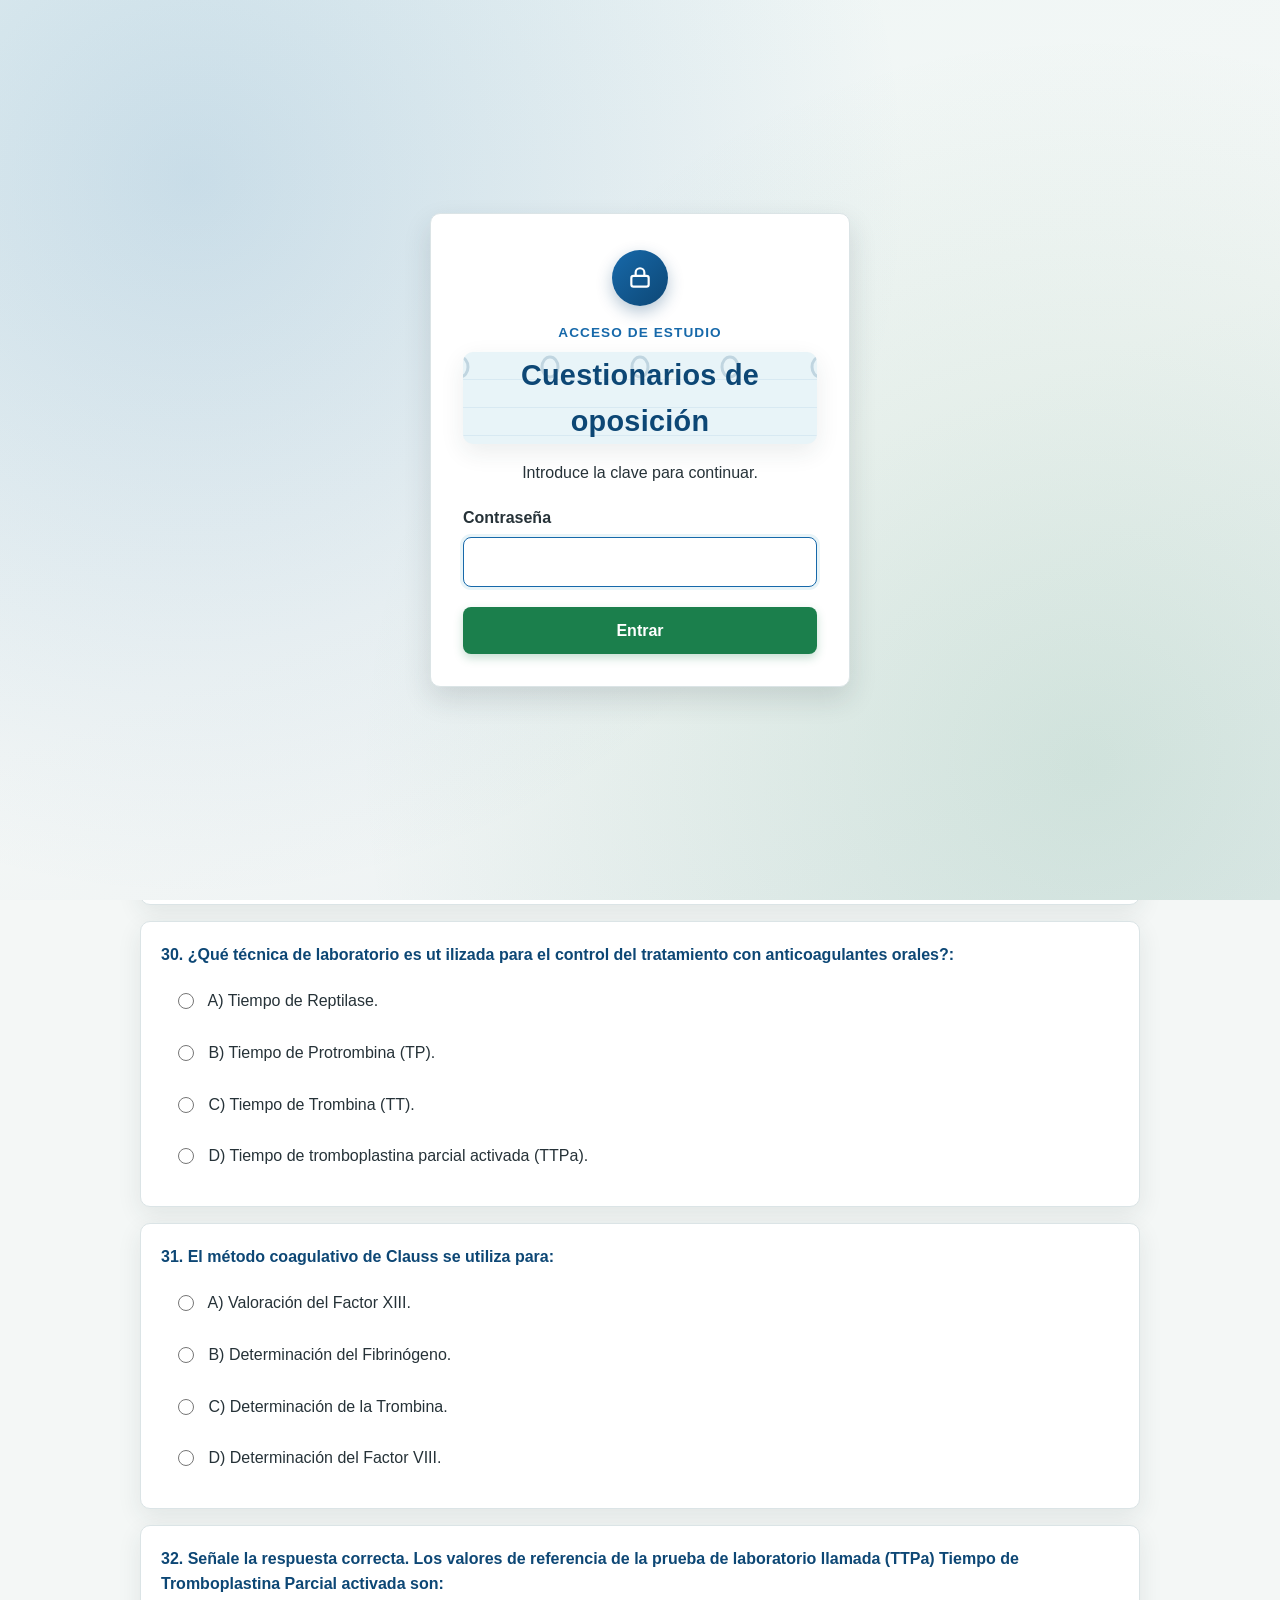
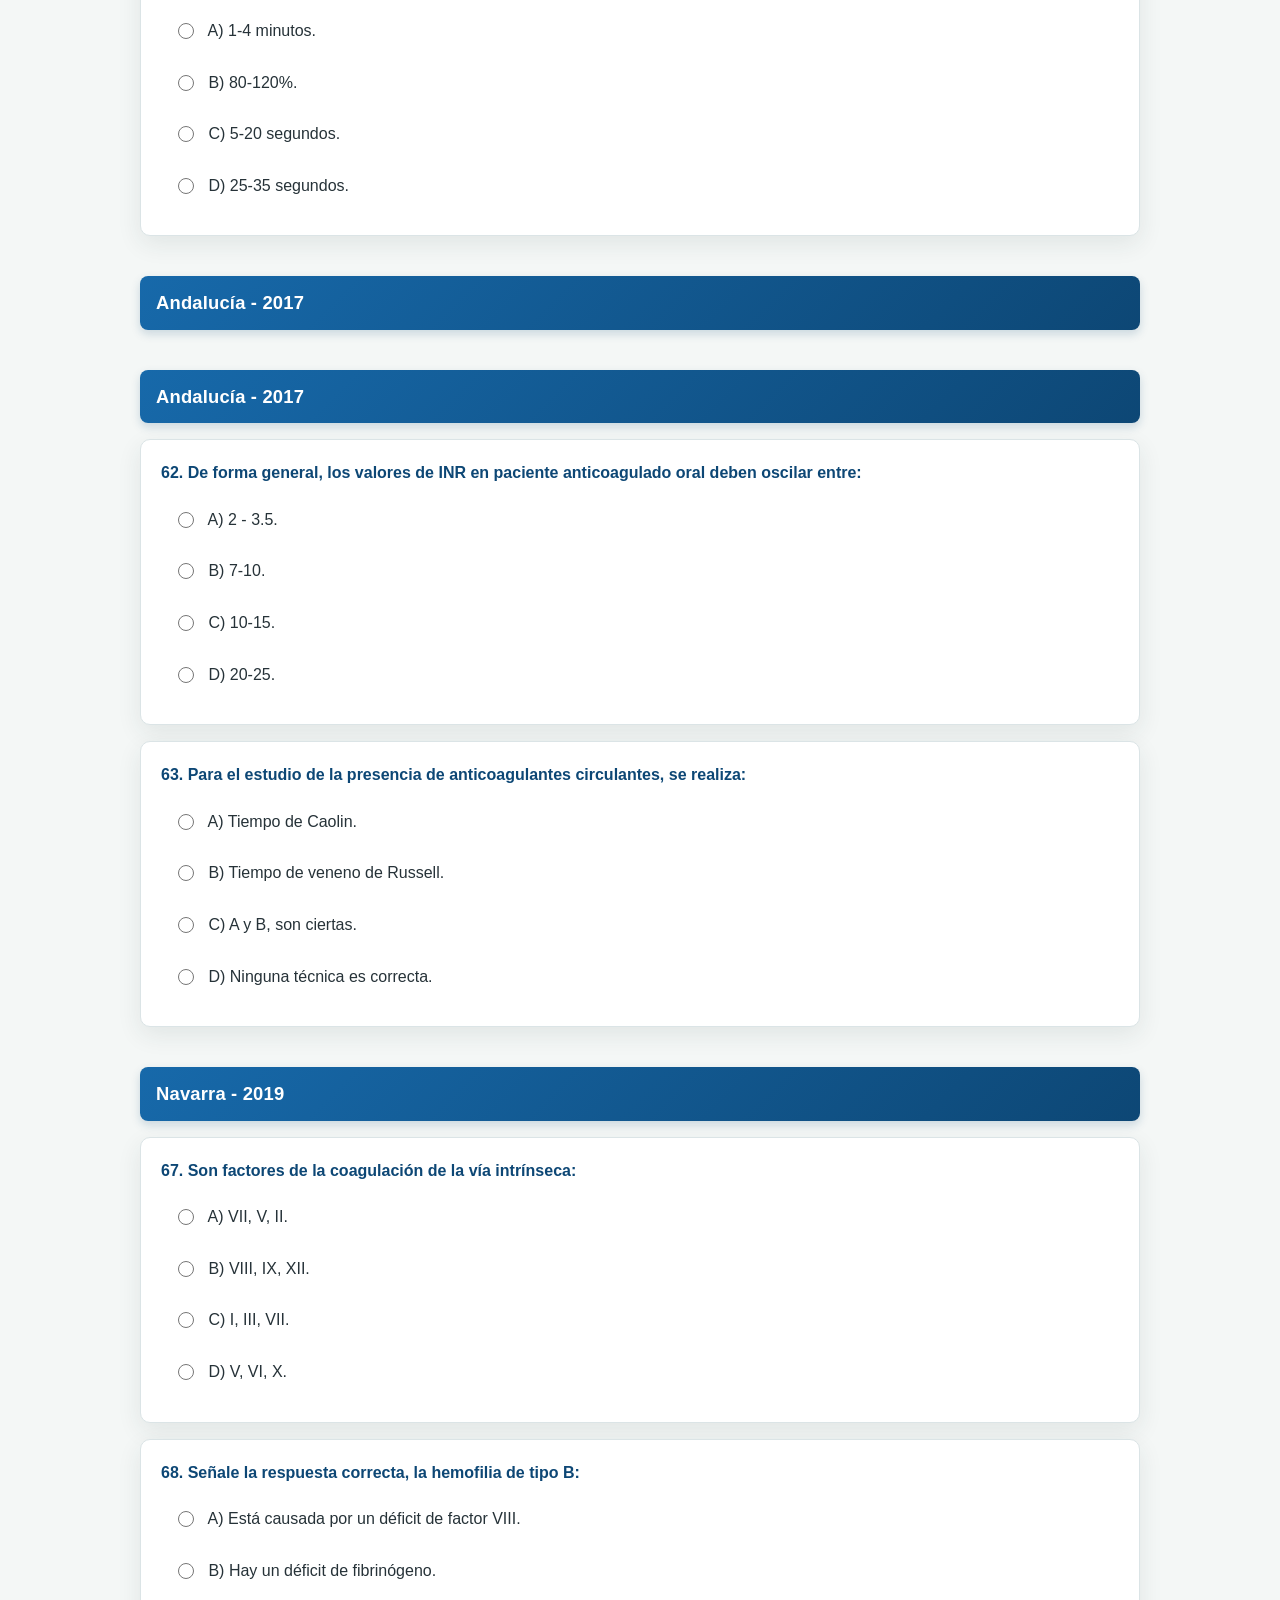
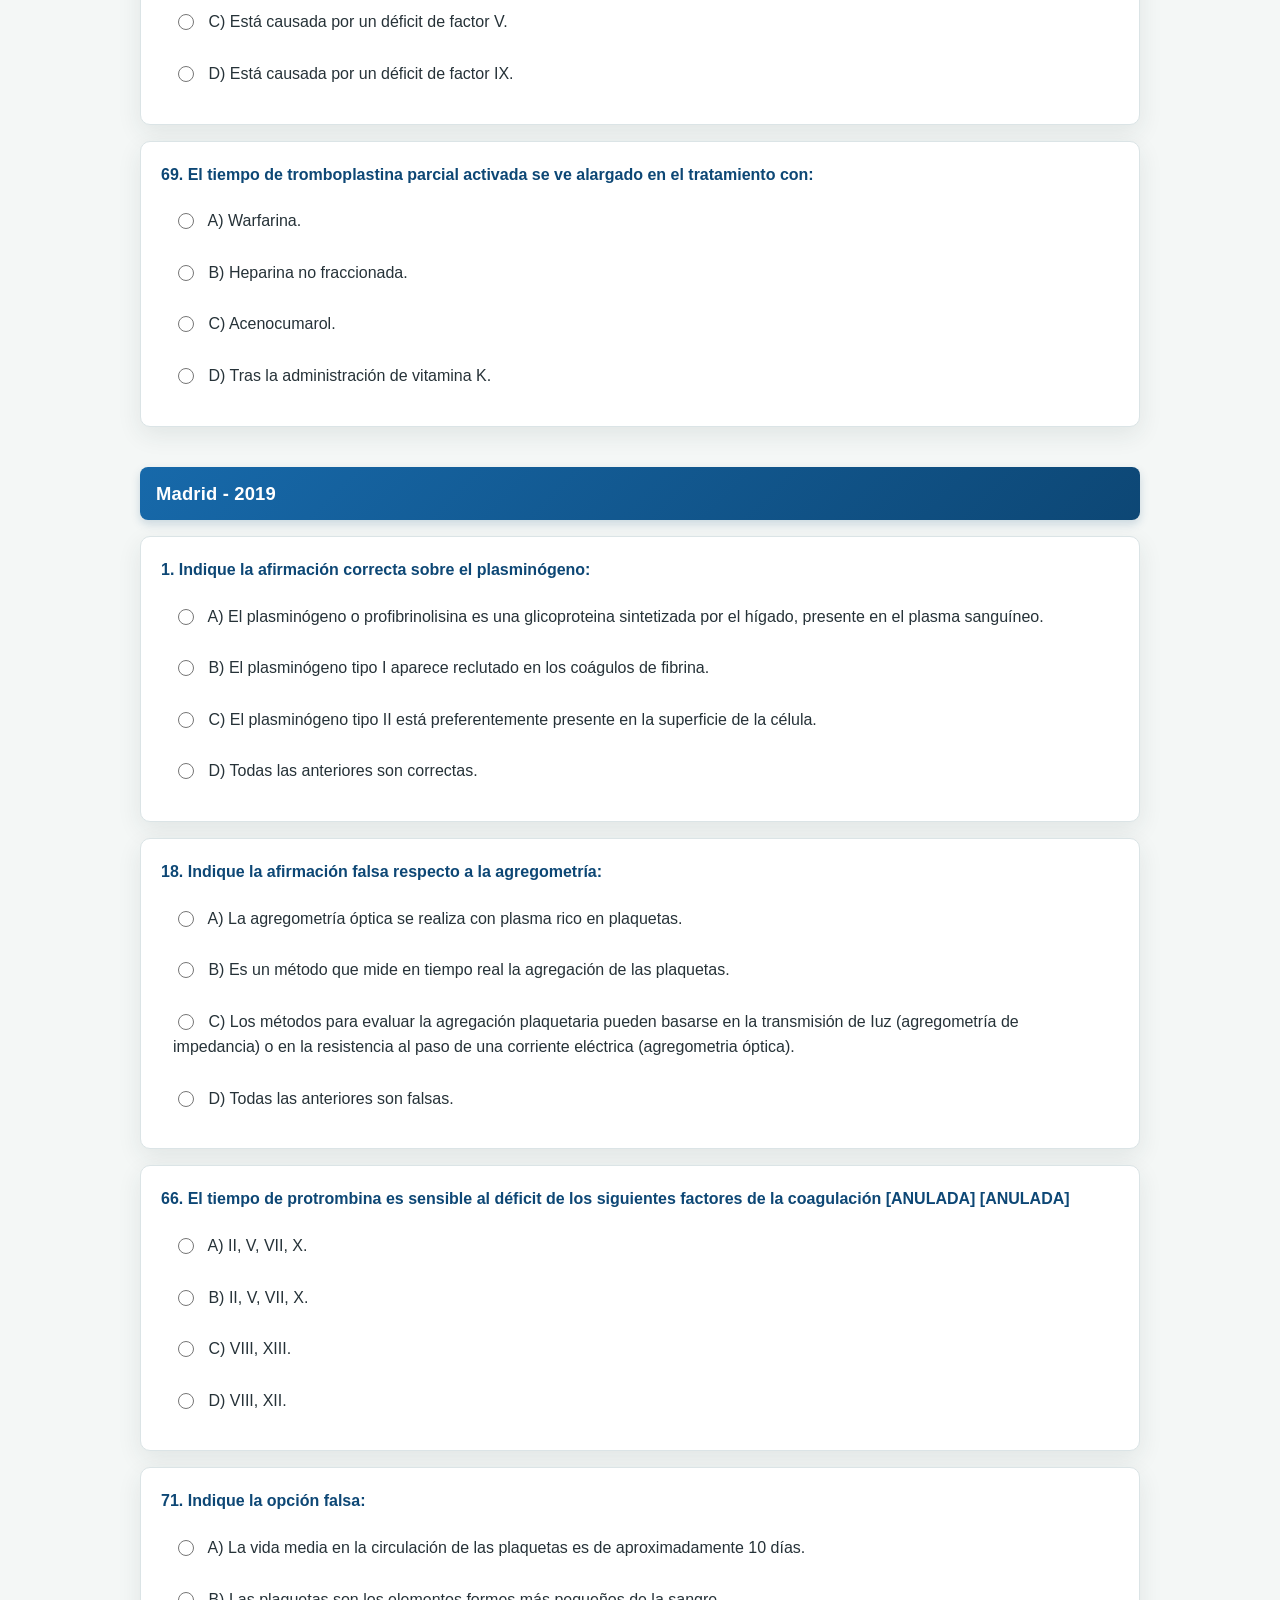
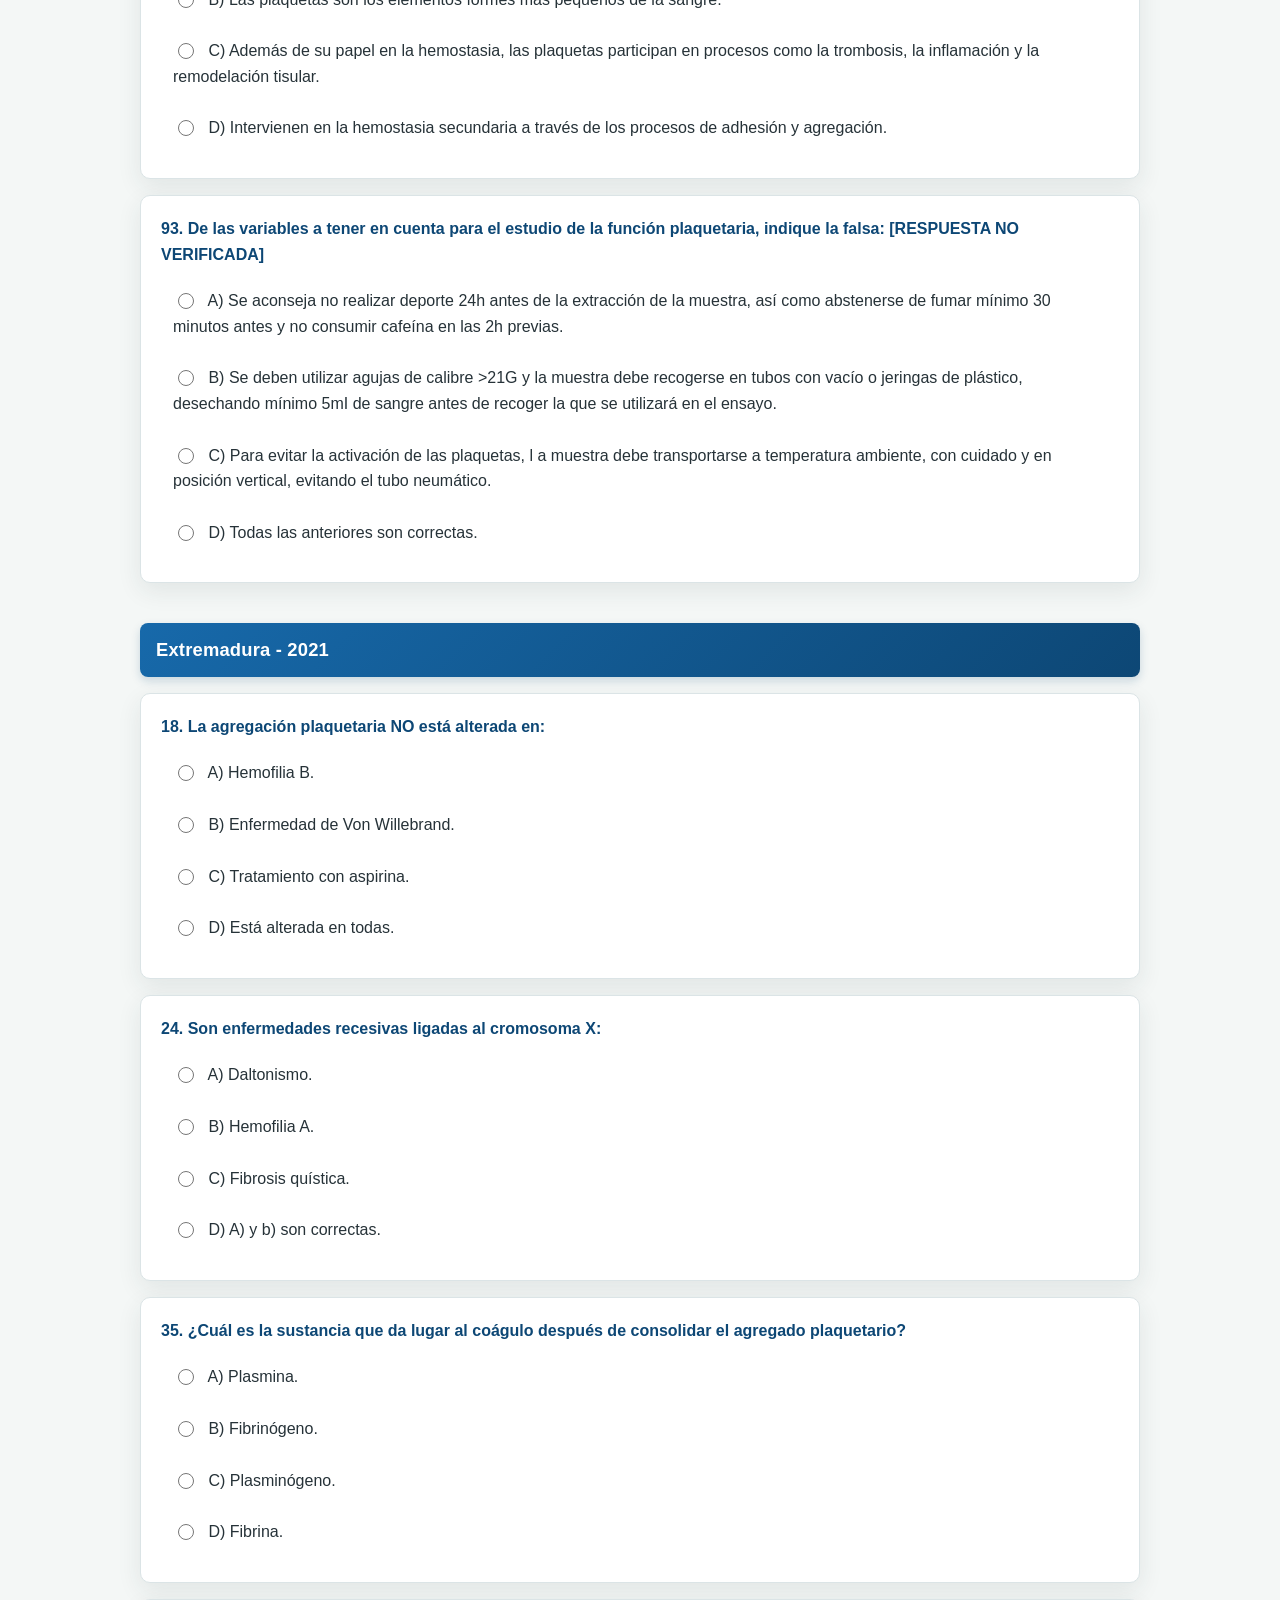
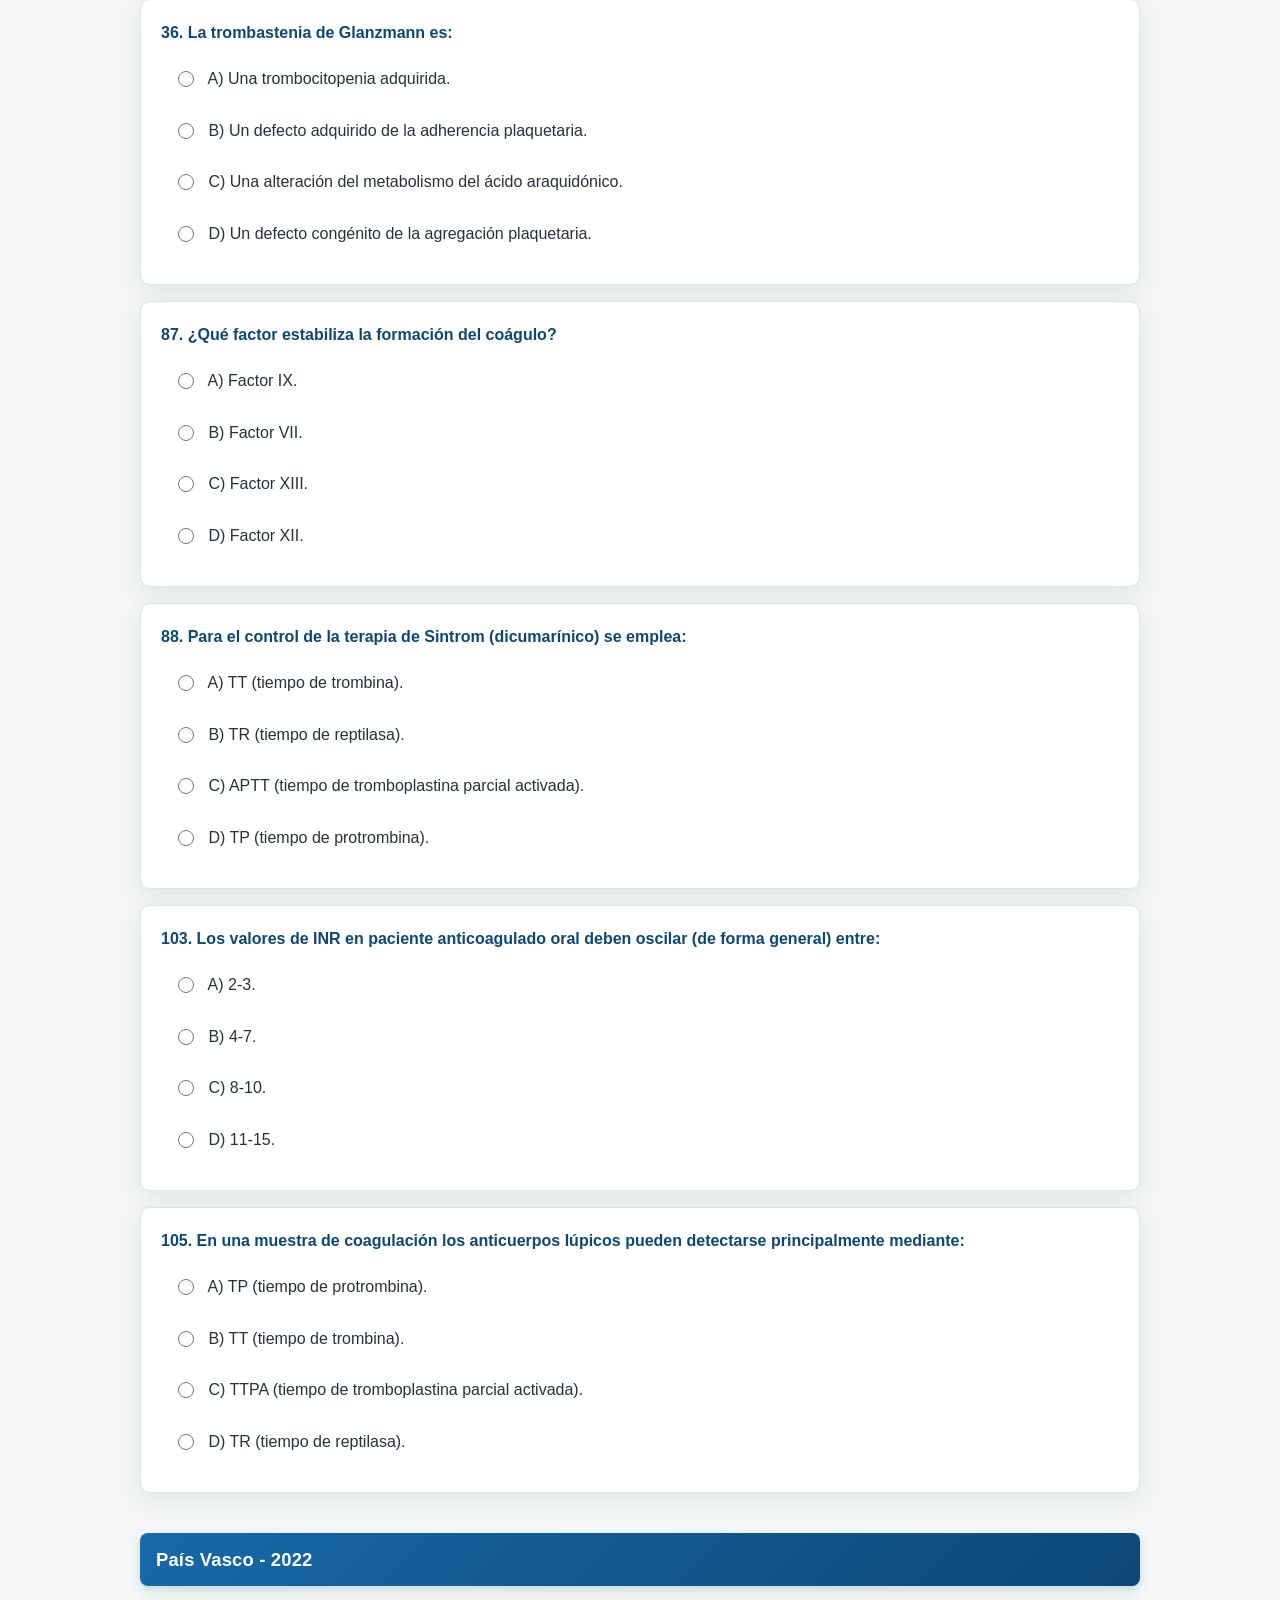
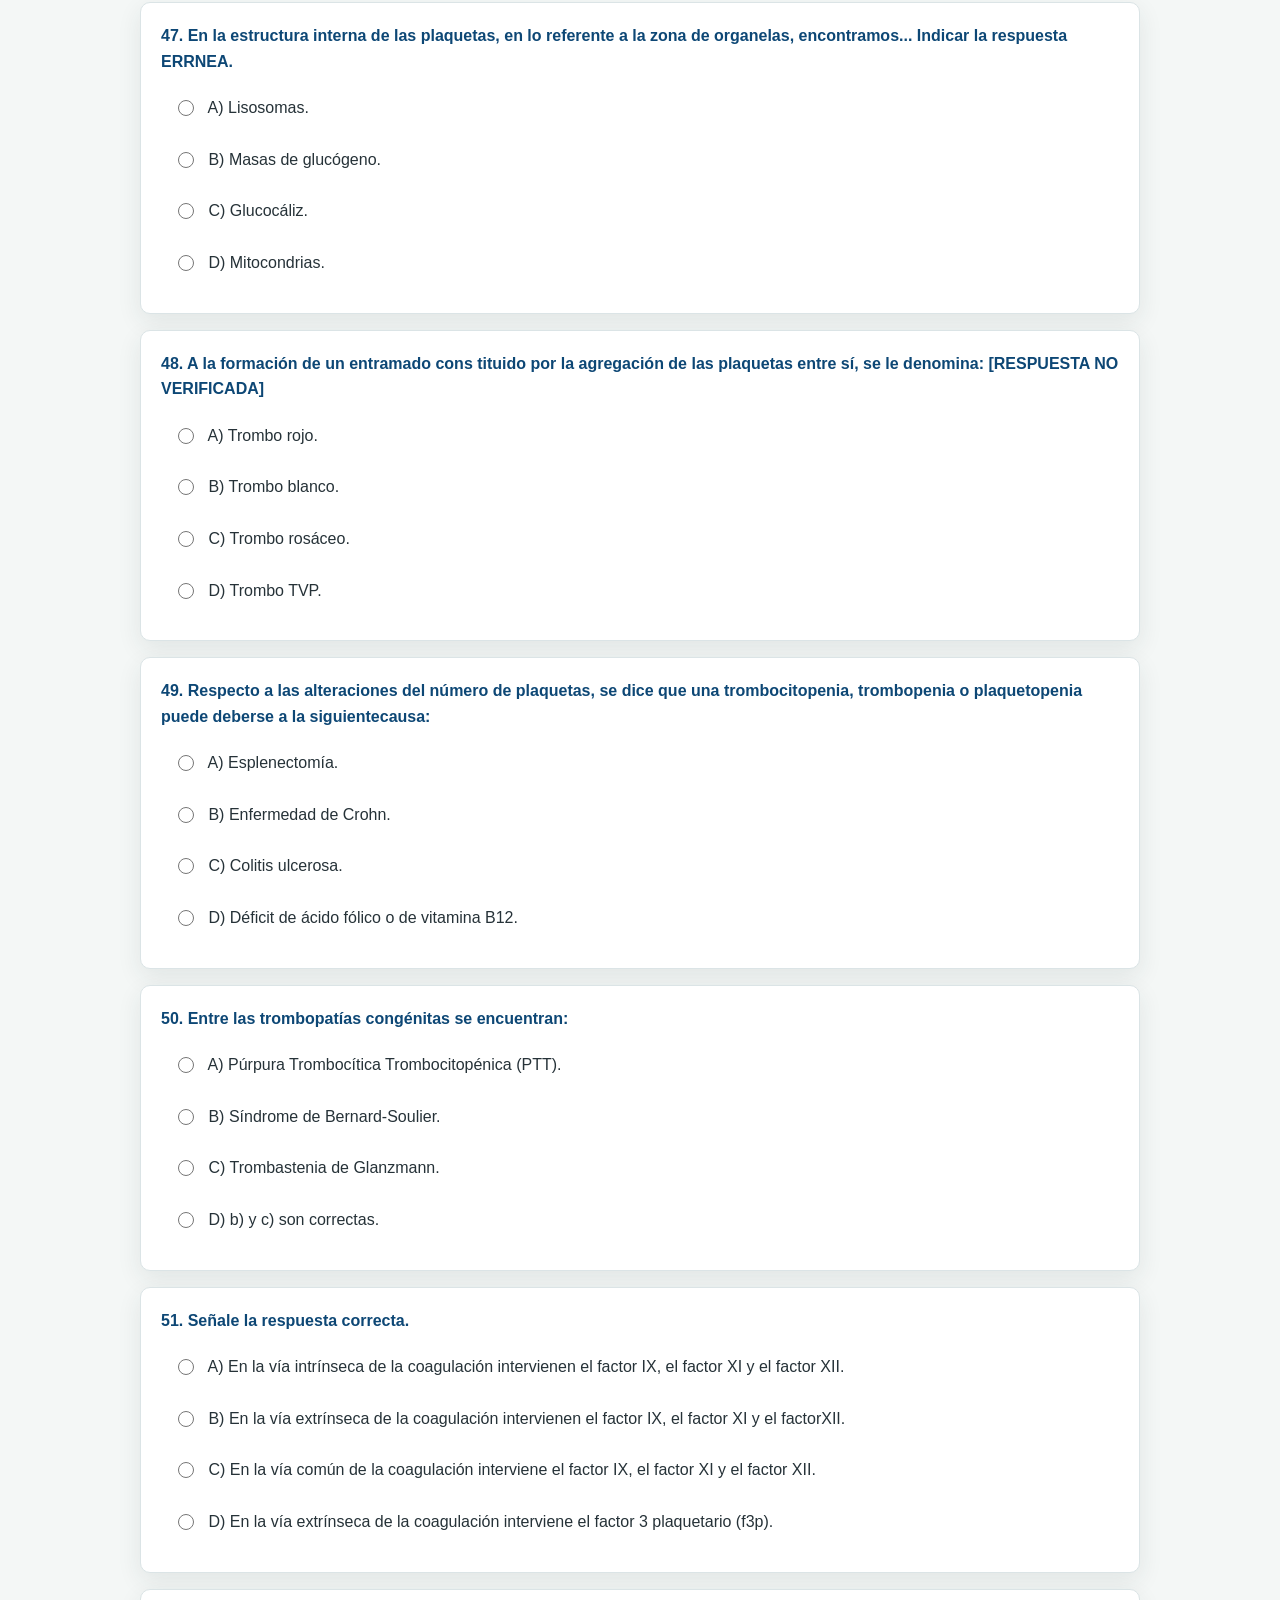
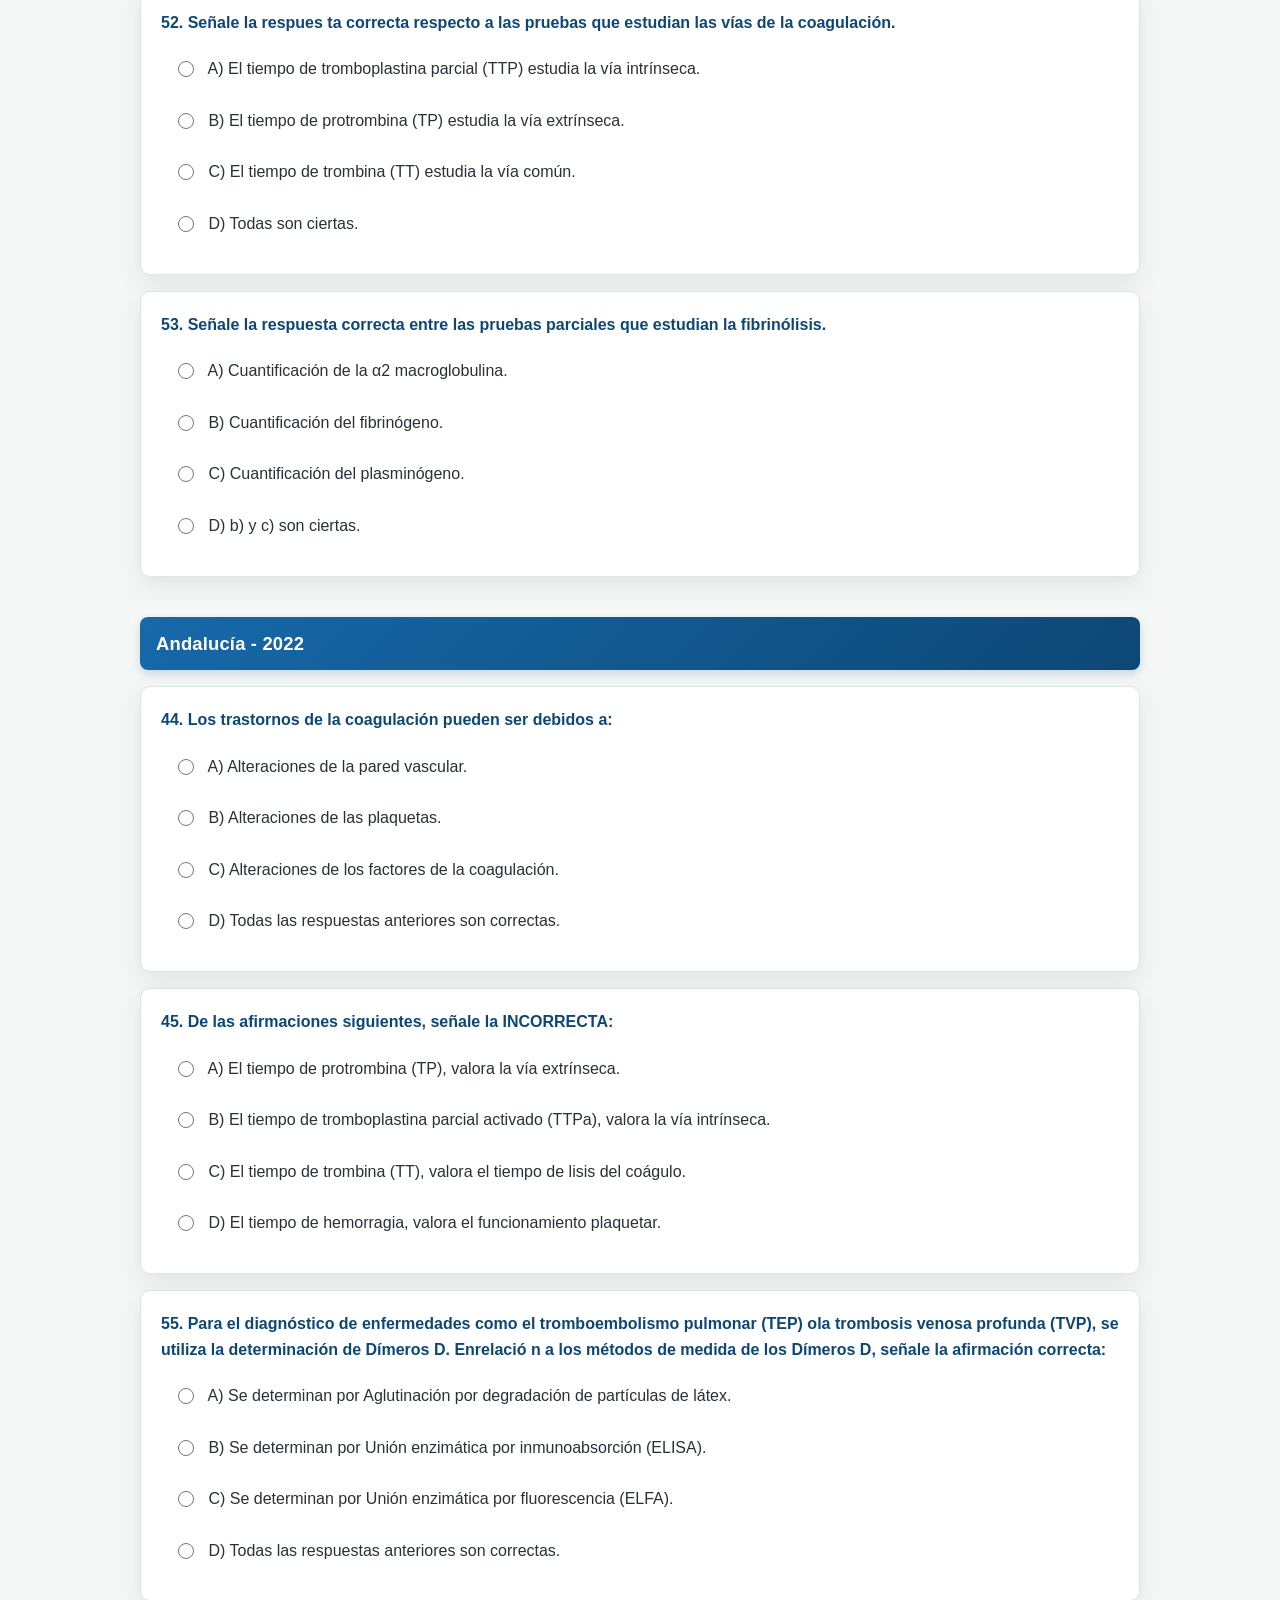
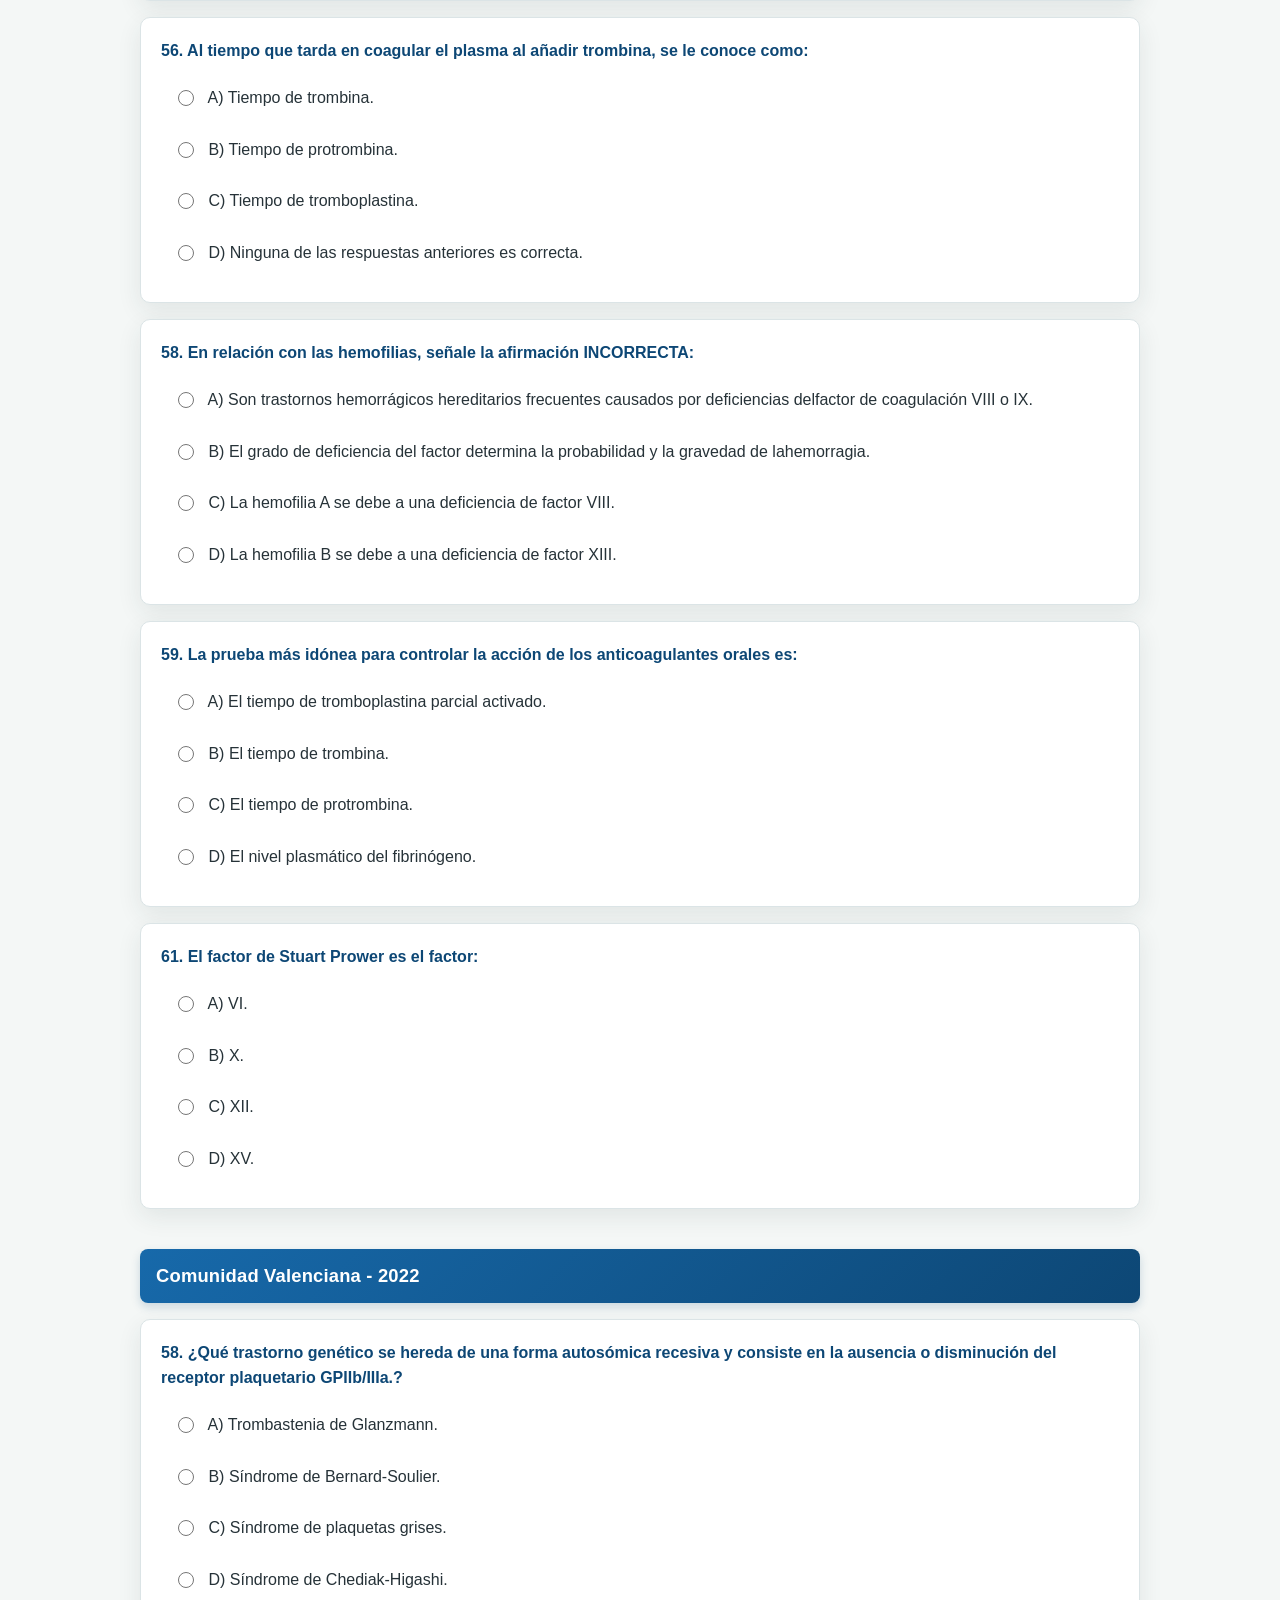
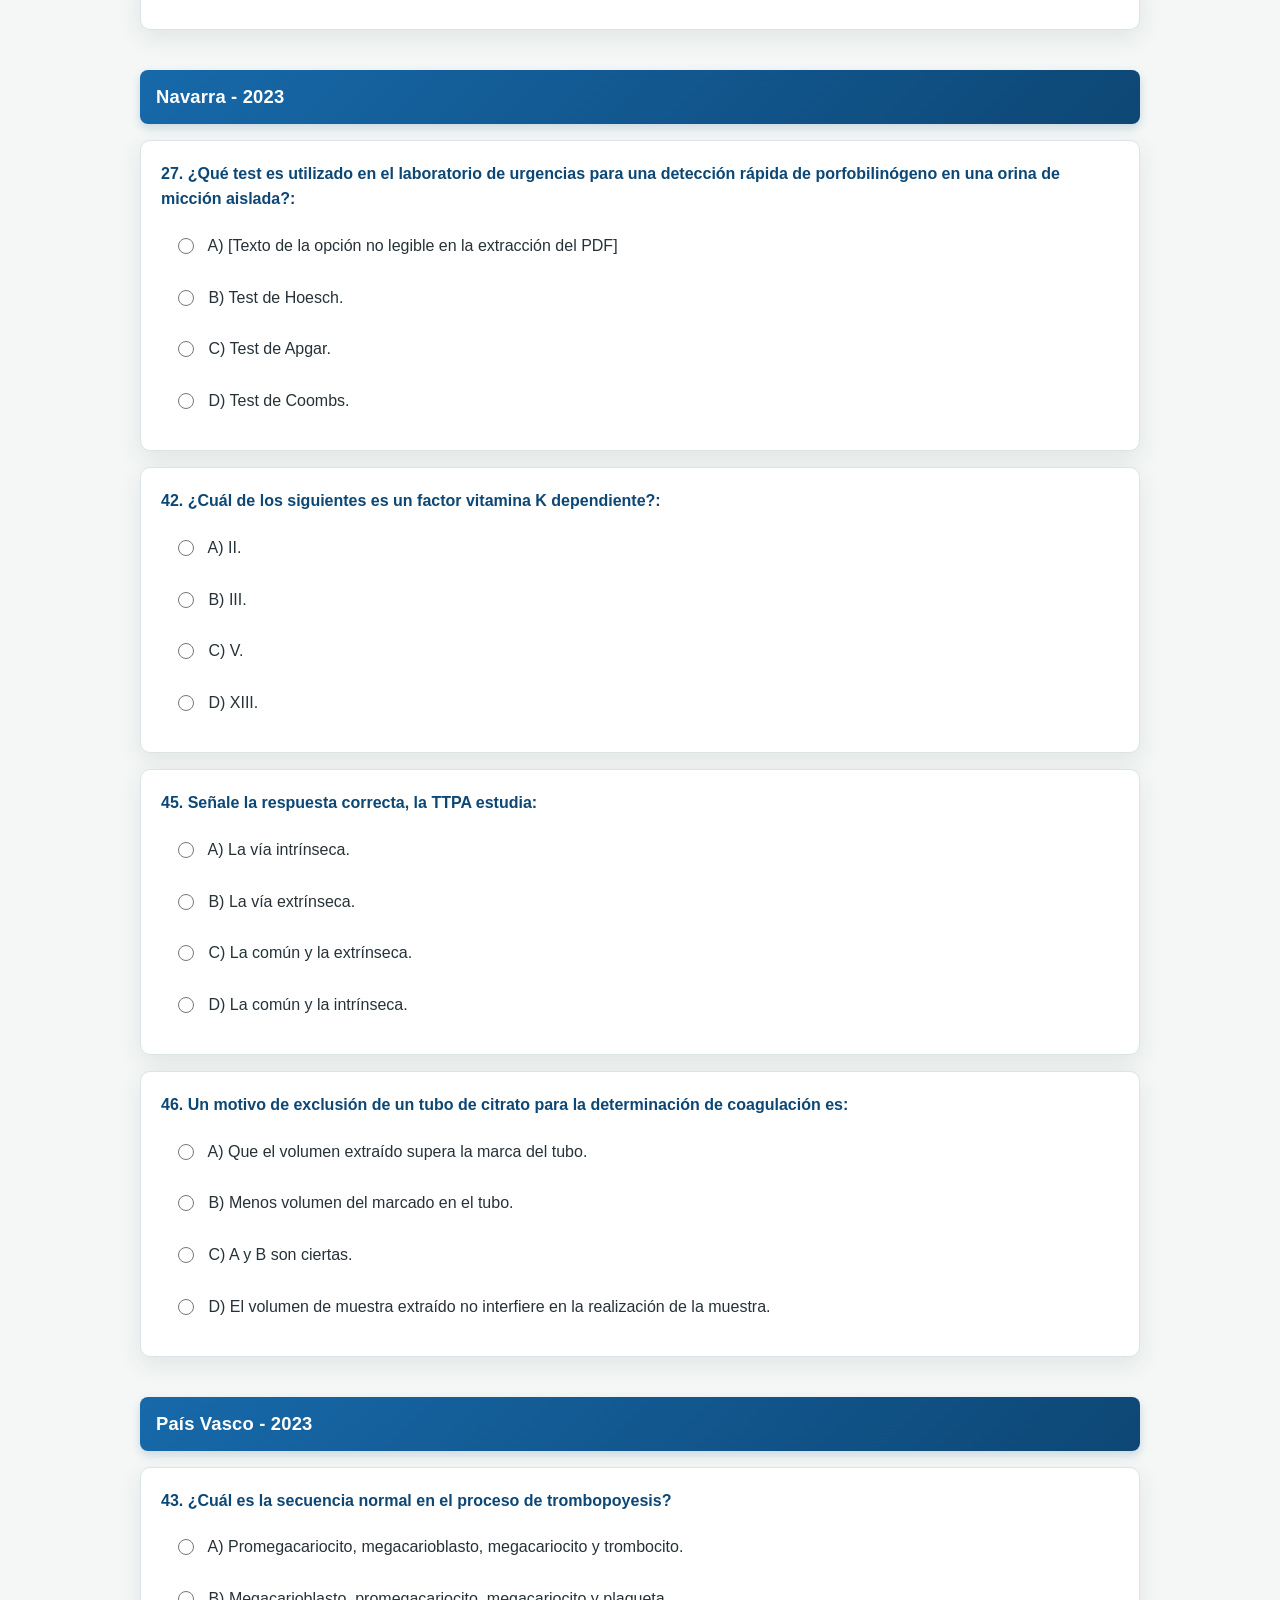
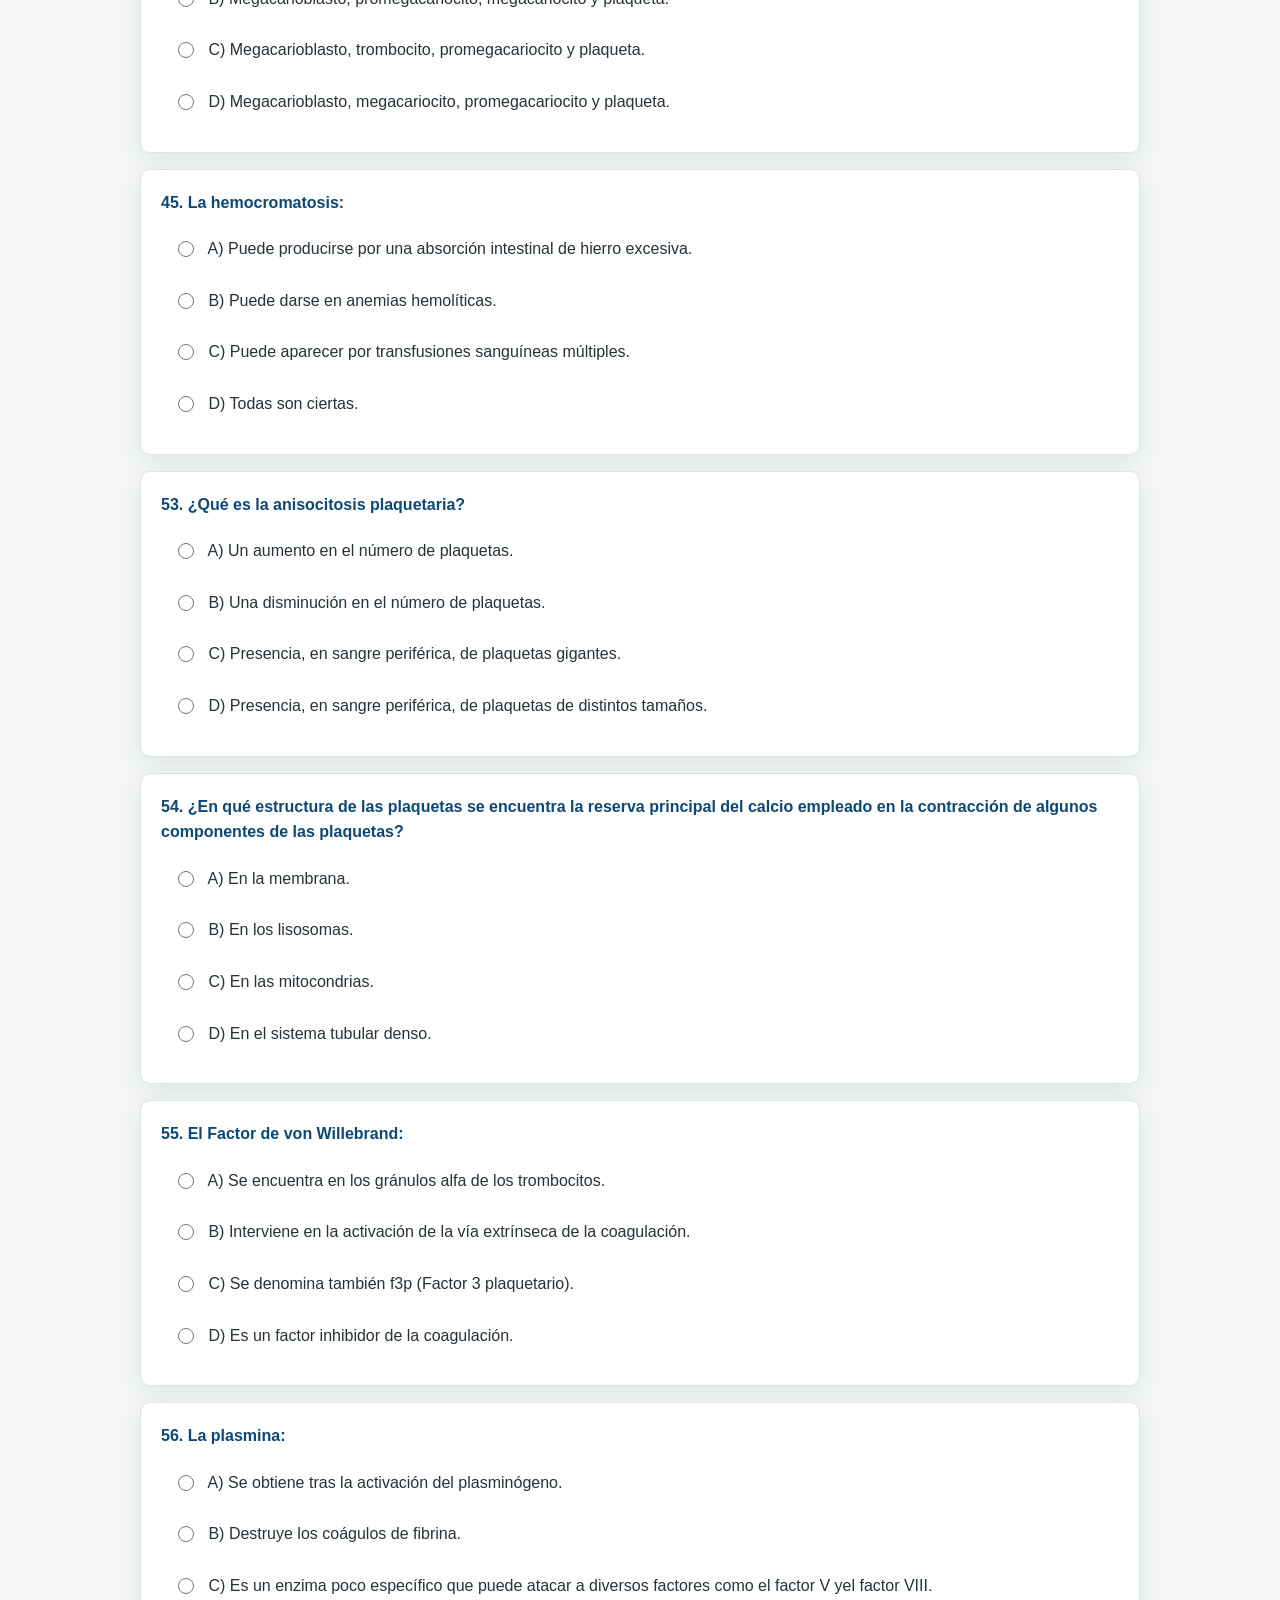
<file: assets/cuestionarios/hemostiasia/hemostiasia1.html>
<!doctype html>
<html lang="es">
  <head>
    <meta charset="UTF-8" />
    <meta name="viewport" content="width=device-width, initial-scale=1" />
    <title>Hemostasia</title>
    <link rel="stylesheet" href="../../../css/styles.css" />
  </head>
  <body class="quiz-page" data-quiz-id="hemostiasia1">
    <a class="volver-indice" href="../../../index.html">Volver al índice</a>
    <h1>Hemostasia<br /><small>Exámenes Oficiales TEL</small></h1>
    <form id="quiz-form">
      <h2>La Rioja - 2019</h2>
      <div class="pregunta" data-key="la_rioja_2019_28">
        <div class="titulo-pregunta">
          28. ¿Cuál de los siguientes factores de coagulación NO es dependiente
          de la vitamina K?:
        </div>
        <ul class="opciones">
          <li>
            <label
              ><input type="radio" name="la_rioja_2019_28" value="a" /> A)
              Protrombina o Factor II.</label
            >
          </li>
          <li>
            <label
              ><input type="radio" name="la_rioja_2019_28" value="b" /> B)
              Factor VIII.</label
            >
          </li>
          <li>
            <label
              ><input type="radio" name="la_rioja_2019_28" value="c" /> C)
              Factor IX.</label
            >
          </li>
          <li>
            <label
              ><input type="radio" name="la_rioja_2019_28" value="d" /> D)
              Factor VII.</label
            >
          </li>
        </ul>
      </div>
      <div class="pregunta" data-key="la_rioja_2019_29">
        <div class="titulo-pregunta">
          29. ¿Qué inhibidor fisiológico de la coagulación ejerce una acción
          proteolítica sobre los factores V y VIII?:
        </div>
        <ul class="opciones">
          <li>
            <label
              ><input type="radio" name="la_rioja_2019_29" value="a" /> A)
              Antitrombina III.</label
            >
          </li>
          <li>
            <label
              ><input type="radio" name="la_rioja_2019_29" value="b" /> B)
              Proteína C.</label
            >
          </li>
          <li>
            <label
              ><input type="radio" name="la_rioja_2019_29" value="c" /> C)
              Proteína S.</label
            >
          </li>
          <li>
            <label
              ><input type="radio" name="la_rioja_2019_29" value="d" /> D)
              Cofactor II de la heparina.</label
            >
          </li>
        </ul>
      </div>
      <div class="pregunta" data-key="la_rioja_2019_30">
        <div class="titulo-pregunta">
          30. ¿Qué técnica de laboratorio es ut ilizada para el control del
          tratamiento con anticoagulantes orales?:
        </div>
        <ul class="opciones">
          <li>
            <label
              ><input type="radio" name="la_rioja_2019_30" value="a" /> A)
              Tiempo de Reptilase.</label
            >
          </li>
          <li>
            <label
              ><input type="radio" name="la_rioja_2019_30" value="b" /> B)
              Tiempo de Protrombina (TP).</label
            >
          </li>
          <li>
            <label
              ><input type="radio" name="la_rioja_2019_30" value="c" /> C)
              Tiempo de Trombina (TT).</label
            >
          </li>
          <li>
            <label
              ><input type="radio" name="la_rioja_2019_30" value="d" /> D)
              Tiempo de tromboplastina parcial activada (TTPa).</label
            >
          </li>
        </ul>
      </div>
      <div class="pregunta" data-key="la_rioja_2019_31">
        <div class="titulo-pregunta">
          31. El método coagulativo de Clauss se utiliza para:
        </div>
        <ul class="opciones">
          <li>
            <label
              ><input type="radio" name="la_rioja_2019_31" value="a" /> A)
              Valoración del Factor XIII.</label
            >
          </li>
          <li>
            <label
              ><input type="radio" name="la_rioja_2019_31" value="b" /> B)
              Determinación del Fibrinógeno.</label
            >
          </li>
          <li>
            <label
              ><input type="radio" name="la_rioja_2019_31" value="c" /> C)
              Determinación de la Trombina.</label
            >
          </li>
          <li>
            <label
              ><input type="radio" name="la_rioja_2019_31" value="d" /> D)
              Determinación del Factor VIII.</label
            >
          </li>
        </ul>
      </div>
      <div class="pregunta" data-key="la_rioja_2019_32">
        <div class="titulo-pregunta">
          32. Señale la respuesta correcta. Los valores de referencia de la
          prueba de laboratorio llamada (TTPa) Tiempo de Tromboplastina Parcial
          activada son:
        </div>
        <ul class="opciones">
          <li>
            <label
              ><input type="radio" name="la_rioja_2019_32" value="a" /> A) 1-4
              minutos.</label
            >
          </li>
          <li>
            <label
              ><input type="radio" name="la_rioja_2019_32" value="b" /> B)
              80-120%.</label
            >
          </li>
          <li>
            <label
              ><input type="radio" name="la_rioja_2019_32" value="c" /> C) 5-20
              segundos.</label
            >
          </li>
          <li>
            <label
              ><input type="radio" name="la_rioja_2019_32" value="d" /> D) 25-35
              segundos.</label
            >
          </li>
        </ul>
      </div>
      <h2>Andalucía - 2017</h2>
      <h2>Andalucía - 2017</h2>
      <div class="pregunta" data-key="andalucia_2017_62">
        <div class="titulo-pregunta">
          62. De forma general, los valores de INR en paciente anticoagulado
          oral deben oscilar entre:
        </div>
        <ul class="opciones">
          <li>
            <label
              ><input type="radio" name="andalucia_2017_62" value="a" /> A) 2 -
              3.5.</label
            >
          </li>
          <li>
            <label
              ><input type="radio" name="andalucia_2017_62" value="b" /> B)
              7-10.</label
            >
          </li>
          <li>
            <label
              ><input type="radio" name="andalucia_2017_62" value="c" /> C)
              10-15.</label
            >
          </li>
          <li>
            <label
              ><input type="radio" name="andalucia_2017_62" value="d" /> D)
              20-25.</label
            >
          </li>
        </ul>
      </div>
      <div class="pregunta" data-key="andalucia_2017_63">
        <div class="titulo-pregunta">
          63. Para el estudio de la presencia de anticoagulantes circulantes, se
          realiza:
        </div>
        <ul class="opciones">
          <li>
            <label
              ><input type="radio" name="andalucia_2017_63" value="a" /> A)
              Tiempo de Caolin.</label
            >
          </li>
          <li>
            <label
              ><input type="radio" name="andalucia_2017_63" value="b" /> B)
              Tiempo de veneno de Russell.</label
            >
          </li>
          <li>
            <label
              ><input type="radio" name="andalucia_2017_63" value="c" /> C) A y
              B, son ciertas.</label
            >
          </li>
          <li>
            <label
              ><input type="radio" name="andalucia_2017_63" value="d" /> D)
              Ninguna técnica es correcta.</label
            >
          </li>
        </ul>
      </div>
      <h2>Navarra - 2019</h2>
      <div class="pregunta" data-key="navarra_2019_67">
        <div class="titulo-pregunta">
          67. Son factores de la coagulación de la vía intrínseca:
        </div>
        <ul class="opciones">
          <li>
            <label
              ><input type="radio" name="navarra_2019_67" value="a" /> A) VII,
              V, II.</label
            >
          </li>
          <li>
            <label
              ><input type="radio" name="navarra_2019_67" value="b" /> B) VIII,
              IX, XII.</label
            >
          </li>
          <li>
            <label
              ><input type="radio" name="navarra_2019_67" value="c" /> C) I,
              III, VII.</label
            >
          </li>
          <li>
            <label
              ><input type="radio" name="navarra_2019_67" value="d" /> D) V, VI,
              X.</label
            >
          </li>
        </ul>
      </div>
      <div class="pregunta" data-key="navarra_2019_68">
        <div class="titulo-pregunta">
          68. Señale la respuesta correcta, la hemofilia de tipo B:
        </div>
        <ul class="opciones">
          <li>
            <label
              ><input type="radio" name="navarra_2019_68" value="a" /> A) Está
              causada por un déficit de factor VIII.</label
            >
          </li>
          <li>
            <label
              ><input type="radio" name="navarra_2019_68" value="b" /> B) Hay un
              déficit de fibrinógeno.</label
            >
          </li>
          <li>
            <label
              ><input type="radio" name="navarra_2019_68" value="c" /> C) Está
              causada por un déficit de factor V.</label
            >
          </li>
          <li>
            <label
              ><input type="radio" name="navarra_2019_68" value="d" /> D) Está
              causada por un déficit de factor IX.</label
            >
          </li>
        </ul>
      </div>
      <div class="pregunta" data-key="navarra_2019_69">
        <div class="titulo-pregunta">
          69. El tiempo de tromboplastina parcial activada se ve alargado en el
          tratamiento con:
        </div>
        <ul class="opciones">
          <li>
            <label
              ><input type="radio" name="navarra_2019_69" value="a" /> A)
              Warfarina.</label
            >
          </li>
          <li>
            <label
              ><input type="radio" name="navarra_2019_69" value="b" /> B)
              Heparina no fraccionada.</label
            >
          </li>
          <li>
            <label
              ><input type="radio" name="navarra_2019_69" value="c" /> C)
              Acenocumarol.</label
            >
          </li>
          <li>
            <label
              ><input type="radio" name="navarra_2019_69" value="d" /> D) Tras
              la administración de vitamina K.</label
            >
          </li>
        </ul>
      </div>
      <h2>Madrid - 2019</h2>
      <div class="pregunta" data-key="madrid_2019_1">
        <div class="titulo-pregunta">
          1. Indique la afirmación correcta sobre el plasminógeno:
        </div>
        <ul class="opciones">
          <li>
            <label
              ><input type="radio" name="madrid_2019_1" value="a" /> A) El
              plasminógeno o profibrinolisina es una glicoproteina sintetizada
              por el hígado, presente en el plasma sanguíneo.</label
            >
          </li>
          <li>
            <label
              ><input type="radio" name="madrid_2019_1" value="b" /> B) El
              plasminógeno tipo I aparece reclutado en los coágulos de
              fibrina.</label
            >
          </li>
          <li>
            <label
              ><input type="radio" name="madrid_2019_1" value="c" /> C) El
              plasminógeno tipo II está preferentemente presente en la
              superficie de la célula.</label
            >
          </li>
          <li>
            <label
              ><input type="radio" name="madrid_2019_1" value="d" /> D) Todas
              las anteriores son correctas.</label
            >
          </li>
        </ul>
      </div>
      <div class="pregunta" data-key="madrid_2019_18">
        <div class="titulo-pregunta">
          18. Indique la afirmación falsa respecto a la agregometría:
        </div>
        <ul class="opciones">
          <li>
            <label
              ><input type="radio" name="madrid_2019_18" value="a" /> A) La
              agregometría óptica se realiza con plasma rico en
              plaquetas.</label
            >
          </li>
          <li>
            <label
              ><input type="radio" name="madrid_2019_18" value="b" /> B) Es un
              método que mide en tiempo real la agregación de las
              plaquetas.</label
            >
          </li>
          <li>
            <label
              ><input type="radio" name="madrid_2019_18" value="c" /> C) Los
              métodos para evaluar la agregación plaquetaria pueden basarse en
              la transmisión de Iuz (agregometría de impedancia) o en la
              resistencia al paso de una corriente eléctrica (agregometria
              óptica).</label
            >
          </li>
          <li>
            <label
              ><input type="radio" name="madrid_2019_18" value="d" /> D) Todas
              las anteriores son falsas.</label
            >
          </li>
        </ul>
      </div>
      <div class="pregunta" data-key="madrid_2019_66">
        <div class="titulo-pregunta">
          66. El tiempo de protrombina es sensible al déficit de los siguientes
          factores de la coagulación [ANULADA] [ANULADA]
        </div>
        <ul class="opciones">
          <li>
            <label
              ><input type="radio" name="madrid_2019_66" value="a" /> A) II, V,
              VII, X.</label
            >
          </li>
          <li>
            <label
              ><input type="radio" name="madrid_2019_66" value="b" /> B) II, V,
              VII, X.</label
            >
          </li>
          <li>
            <label
              ><input type="radio" name="madrid_2019_66" value="c" /> C) VIII,
              XIII.</label
            >
          </li>
          <li>
            <label
              ><input type="radio" name="madrid_2019_66" value="d" /> D) VIII,
              XII.</label
            >
          </li>
        </ul>
      </div>
      <div class="pregunta" data-key="madrid_2019_71">
        <div class="titulo-pregunta">71. Indique la opción falsa:</div>
        <ul class="opciones">
          <li>
            <label
              ><input type="radio" name="madrid_2019_71" value="a" /> A) La vida
              media en la circulación de las plaquetas es de aproximadamente 10
              días.</label
            >
          </li>
          <li>
            <label
              ><input type="radio" name="madrid_2019_71" value="b" /> B) Las
              plaquetas son los elementos formes más pequeños de la
              sangre.</label
            >
          </li>
          <li>
            <label
              ><input type="radio" name="madrid_2019_71" value="c" /> C) Además
              de su papel en la hemostasia, las plaquetas participan en procesos
              como la trombosis, la inflamación y la remodelación
              tisular.</label
            >
          </li>
          <li>
            <label
              ><input type="radio" name="madrid_2019_71" value="d" /> D)
              Intervienen en la hemostasia secundaria a través de los procesos
              de adhesión y agregación.</label
            >
          </li>
        </ul>
      </div>
      <div class="pregunta" data-key="madrid_2019_93">
        <div class="titulo-pregunta">
          93. De las variables a tener en cuenta para el estudio de la función
          plaquetaria, indique la falsa: [RESPUESTA NO VERIFICADA]
        </div>
        <ul class="opciones">
          <li>
            <label
              ><input type="radio" name="madrid_2019_93" value="a" /> A) Se
              aconseja no realizar deporte 24h antes de la extracción de la
              muestra, así como abstenerse de fumar mínimo 30 minutos antes y no
              consumir cafeína en las 2h previas.</label
            >
          </li>
          <li>
            <label
              ><input type="radio" name="madrid_2019_93" value="b" /> B) Se
              deben utilizar agujas de calibre &gt;21G y la muestra debe
              recogerse en tubos con vacío o jeringas de plástico, desechando
              mínimo 5mI de sangre antes de recoger la que se utilizará en el
              ensayo.</label
            >
          </li>
          <li>
            <label
              ><input type="radio" name="madrid_2019_93" value="c" /> C) Para
              evitar la activación de las plaquetas, l a muestra debe
              transportarse a temperatura ambiente, con cuidado y en posición
              vertical, evitando el tubo neumático.</label
            >
          </li>
          <li>
            <label
              ><input type="radio" name="madrid_2019_93" value="d" /> D) Todas
              las anteriores son correctas.</label
            >
          </li>
        </ul>
      </div>
      <h2>Extremadura - 2021</h2>
      <div class="pregunta" data-key="extremadura_2021_18">
        <div class="titulo-pregunta">
          18. La agregación plaquetaria NO está alterada en:
        </div>
        <ul class="opciones">
          <li>
            <label
              ><input type="radio" name="extremadura_2021_18" value="a" /> A)
              Hemofilia B.</label
            >
          </li>
          <li>
            <label
              ><input type="radio" name="extremadura_2021_18" value="b" /> B)
              Enfermedad de Von Willebrand.</label
            >
          </li>
          <li>
            <label
              ><input type="radio" name="extremadura_2021_18" value="c" /> C)
              Tratamiento con aspirina.</label
            >
          </li>
          <li>
            <label
              ><input type="radio" name="extremadura_2021_18" value="d" /> D)
              Está alterada en todas.</label
            >
          </li>
        </ul>
      </div>
      <div class="pregunta" data-key="extremadura_2021_24">
        <div class="titulo-pregunta">
          24. Son enfermedades recesivas ligadas al cromosoma X:
        </div>
        <ul class="opciones">
          <li>
            <label
              ><input type="radio" name="extremadura_2021_24" value="a" /> A)
              Daltonismo.</label
            >
          </li>
          <li>
            <label
              ><input type="radio" name="extremadura_2021_24" value="b" /> B)
              Hemofilia A.</label
            >
          </li>
          <li>
            <label
              ><input type="radio" name="extremadura_2021_24" value="c" /> C)
              Fibrosis quística.</label
            >
          </li>
          <li>
            <label
              ><input type="radio" name="extremadura_2021_24" value="d" /> D) A)
              y b) son correctas.</label
            >
          </li>
        </ul>
      </div>
      <div class="pregunta" data-key="extremadura_2021_35">
        <div class="titulo-pregunta">
          35. ¿Cuál es la sustancia que da lugar al coágulo después de
          consolidar el agregado plaquetario?
        </div>
        <ul class="opciones">
          <li>
            <label
              ><input type="radio" name="extremadura_2021_35" value="a" /> A)
              Plasmina.</label
            >
          </li>
          <li>
            <label
              ><input type="radio" name="extremadura_2021_35" value="b" /> B)
              Fibrinógeno.</label
            >
          </li>
          <li>
            <label
              ><input type="radio" name="extremadura_2021_35" value="c" /> C)
              Plasminógeno.</label
            >
          </li>
          <li>
            <label
              ><input type="radio" name="extremadura_2021_35" value="d" /> D)
              Fibrina.</label
            >
          </li>
        </ul>
      </div>
      <div class="pregunta" data-key="extremadura_2021_36">
        <div class="titulo-pregunta">36. La trombastenia de Glanzmann es:</div>
        <ul class="opciones">
          <li>
            <label
              ><input type="radio" name="extremadura_2021_36" value="a" /> A)
              Una trombocitopenia adquirida.</label
            >
          </li>
          <li>
            <label
              ><input type="radio" name="extremadura_2021_36" value="b" /> B) Un
              defecto adquirido de la adherencia plaquetaria.</label
            >
          </li>
          <li>
            <label
              ><input type="radio" name="extremadura_2021_36" value="c" /> C)
              Una alteración del metabolismo del ácido araquidónico.</label
            >
          </li>
          <li>
            <label
              ><input type="radio" name="extremadura_2021_36" value="d" /> D) Un
              defecto congénito de la agregación plaquetaria.</label
            >
          </li>
        </ul>
      </div>
      <div class="pregunta" data-key="extremadura_2021_87">
        <div class="titulo-pregunta">
          87. ¿Qué factor estabiliza la formación del coágulo?
        </div>
        <ul class="opciones">
          <li>
            <label
              ><input type="radio" name="extremadura_2021_87" value="a" /> A)
              Factor IX.</label
            >
          </li>
          <li>
            <label
              ><input type="radio" name="extremadura_2021_87" value="b" /> B)
              Factor VII.</label
            >
          </li>
          <li>
            <label
              ><input type="radio" name="extremadura_2021_87" value="c" /> C)
              Factor XIII.</label
            >
          </li>
          <li>
            <label
              ><input type="radio" name="extremadura_2021_87" value="d" /> D)
              Factor XII.</label
            >
          </li>
        </ul>
      </div>
      <div class="pregunta" data-key="extremadura_2021_88">
        <div class="titulo-pregunta">
          88. Para el control de la terapia de Sintrom (dicumarínico) se emplea:
        </div>
        <ul class="opciones">
          <li>
            <label
              ><input type="radio" name="extremadura_2021_88" value="a" /> A) TT
              (tiempo de trombina).</label
            >
          </li>
          <li>
            <label
              ><input type="radio" name="extremadura_2021_88" value="b" /> B) TR
              (tiempo de reptilasa).</label
            >
          </li>
          <li>
            <label
              ><input type="radio" name="extremadura_2021_88" value="c" /> C)
              APTT (tiempo de tromboplastina parcial activada).</label
            >
          </li>
          <li>
            <label
              ><input type="radio" name="extremadura_2021_88" value="d" /> D) TP
              (tiempo de protrombina).</label
            >
          </li>
        </ul>
      </div>
      <div class="pregunta" data-key="extremadura_2021_103">
        <div class="titulo-pregunta">
          103. Los valores de INR en paciente anticoagulado oral deben oscilar
          (de forma general) entre:
        </div>
        <ul class="opciones">
          <li>
            <label
              ><input type="radio" name="extremadura_2021_103" value="a" /> A)
              2-3.</label
            >
          </li>
          <li>
            <label
              ><input type="radio" name="extremadura_2021_103" value="b" /> B)
              4-7.</label
            >
          </li>
          <li>
            <label
              ><input type="radio" name="extremadura_2021_103" value="c" /> C)
              8-10.</label
            >
          </li>
          <li>
            <label
              ><input type="radio" name="extremadura_2021_103" value="d" /> D)
              11-15.</label
            >
          </li>
        </ul>
      </div>
      <div class="pregunta" data-key="extremadura_2021_105">
        <div class="titulo-pregunta">
          105. En una muestra de coagulación los anticuerpos lúpicos pueden
          detectarse principalmente mediante:
        </div>
        <ul class="opciones">
          <li>
            <label
              ><input type="radio" name="extremadura_2021_105" value="a" /> A)
              TP (tiempo de protrombina).</label
            >
          </li>
          <li>
            <label
              ><input type="radio" name="extremadura_2021_105" value="b" /> B)
              TT (tiempo de trombina).</label
            >
          </li>
          <li>
            <label
              ><input type="radio" name="extremadura_2021_105" value="c" /> C)
              TTPA (tiempo de tromboplastina parcial activada).</label
            >
          </li>
          <li>
            <label
              ><input type="radio" name="extremadura_2021_105" value="d" /> D)
              TR (tiempo de reptilasa).</label
            >
          </li>
        </ul>
      </div>
      <h2>País Vasco - 2022</h2>
      <div class="pregunta" data-key="pais_vasco_2022_47">
        <div class="titulo-pregunta">
          47. En la estructura interna de las plaquetas, en lo referente a la
          zona de organelas, encontramos... Indicar la respuesta ERRNEA.
        </div>
        <ul class="opciones">
          <li>
            <label
              ><input type="radio" name="pais_vasco_2022_47" value="a" /> A)
              Lisosomas.</label
            >
          </li>
          <li>
            <label
              ><input type="radio" name="pais_vasco_2022_47" value="b" /> B)
              Masas de glucógeno.</label
            >
          </li>
          <li>
            <label
              ><input type="radio" name="pais_vasco_2022_47" value="c" /> C)
              Glucocáliz.</label
            >
          </li>
          <li>
            <label
              ><input type="radio" name="pais_vasco_2022_47" value="d" /> D)
              Mitocondrias.</label
            >
          </li>
        </ul>
      </div>
      <div class="pregunta" data-key="pais_vasco_2022_48">
        <div class="titulo-pregunta">
          48. A la formación de un entramado cons tituido por la agregación de
          las plaquetas entre sí, se le denomina: [RESPUESTA NO VERIFICADA]
        </div>
        <ul class="opciones">
          <li>
            <label
              ><input type="radio" name="pais_vasco_2022_48" value="a" /> A)
              Trombo rojo.</label
            >
          </li>
          <li>
            <label
              ><input type="radio" name="pais_vasco_2022_48" value="b" /> B)
              Trombo blanco.</label
            >
          </li>
          <li>
            <label
              ><input type="radio" name="pais_vasco_2022_48" value="c" /> C)
              Trombo rosáceo.</label
            >
          </li>
          <li>
            <label
              ><input type="radio" name="pais_vasco_2022_48" value="d" /> D)
              Trombo TVP.</label
            >
          </li>
        </ul>
      </div>
      <div class="pregunta" data-key="pais_vasco_2022_49">
        <div class="titulo-pregunta">
          49. Respecto a las alteraciones del número de plaquetas, se dice que
          una trombocitopenia, trombopenia o plaquetopenia puede deberse a la
          siguientecausa:
        </div>
        <ul class="opciones">
          <li>
            <label
              ><input type="radio" name="pais_vasco_2022_49" value="a" /> A)
              Esplenectomía.</label
            >
          </li>
          <li>
            <label
              ><input type="radio" name="pais_vasco_2022_49" value="b" /> B)
              Enfermedad de Crohn.</label
            >
          </li>
          <li>
            <label
              ><input type="radio" name="pais_vasco_2022_49" value="c" /> C)
              Colitis ulcerosa.</label
            >
          </li>
          <li>
            <label
              ><input type="radio" name="pais_vasco_2022_49" value="d" /> D)
              Déficit de ácido fólico o de vitamina B12.</label
            >
          </li>
        </ul>
      </div>
      <div class="pregunta" data-key="pais_vasco_2022_50">
        <div class="titulo-pregunta">
          50. Entre las trombopatías congénitas se encuentran:
        </div>
        <ul class="opciones">
          <li>
            <label
              ><input type="radio" name="pais_vasco_2022_50" value="a" /> A)
              Púrpura Trombocítica Trombocitopénica (PTT).</label
            >
          </li>
          <li>
            <label
              ><input type="radio" name="pais_vasco_2022_50" value="b" /> B)
              Síndrome de Bernard-Soulier.</label
            >
          </li>
          <li>
            <label
              ><input type="radio" name="pais_vasco_2022_50" value="c" /> C)
              Trombastenia de Glanzmann.</label
            >
          </li>
          <li>
            <label
              ><input type="radio" name="pais_vasco_2022_50" value="d" /> D) b)
              y c) son correctas.</label
            >
          </li>
        </ul>
      </div>
      <div class="pregunta" data-key="pais_vasco_2022_51">
        <div class="titulo-pregunta">51. Señale la respuesta correcta.</div>
        <ul class="opciones">
          <li>
            <label
              ><input type="radio" name="pais_vasco_2022_51" value="a" /> A) En
              la vía intrínseca de la coagulación intervienen el factor IX, el
              factor XI y el factor XII.</label
            >
          </li>
          <li>
            <label
              ><input type="radio" name="pais_vasco_2022_51" value="b" /> B) En
              la vía extrínseca de la coagulación intervienen el factor IX, el
              factor XI y el factorXII.</label
            >
          </li>
          <li>
            <label
              ><input type="radio" name="pais_vasco_2022_51" value="c" /> C) En
              la vía común de la coagulación interviene el factor IX, el factor
              XI y el factor XII.</label
            >
          </li>
          <li>
            <label
              ><input type="radio" name="pais_vasco_2022_51" value="d" /> D) En
              la vía extrínseca de la coagulación interviene el factor 3
              plaquetario (f3p).</label
            >
          </li>
        </ul>
      </div>
      <div class="pregunta" data-key="pais_vasco_2022_52">
        <div class="titulo-pregunta">
          52. Señale la respues ta correcta respecto a las pruebas que estudian
          las vías de la coagulación.
        </div>
        <ul class="opciones">
          <li>
            <label
              ><input type="radio" name="pais_vasco_2022_52" value="a" /> A) El
              tiempo de tromboplastina parcial (TTP) estudia la vía
              intrínseca.</label
            >
          </li>
          <li>
            <label
              ><input type="radio" name="pais_vasco_2022_52" value="b" /> B) El
              tiempo de protrombina (TP) estudia la vía extrínseca.</label
            >
          </li>
          <li>
            <label
              ><input type="radio" name="pais_vasco_2022_52" value="c" /> C) El
              tiempo de trombina (TT) estudia la vía común.</label
            >
          </li>
          <li>
            <label
              ><input type="radio" name="pais_vasco_2022_52" value="d" /> D)
              Todas son ciertas.</label
            >
          </li>
        </ul>
      </div>
      <div class="pregunta" data-key="pais_vasco_2022_53">
        <div class="titulo-pregunta">
          53. Señale la respuesta correcta entre las pruebas parciales que
          estudian la fibrinólisis.
        </div>
        <ul class="opciones">
          <li>
            <label
              ><input type="radio" name="pais_vasco_2022_53" value="a" /> A)
              Cuantificación de la α2 macroglobulina.</label
            >
          </li>
          <li>
            <label
              ><input type="radio" name="pais_vasco_2022_53" value="b" /> B)
              Cuantificación del fibrinógeno.</label
            >
          </li>
          <li>
            <label
              ><input type="radio" name="pais_vasco_2022_53" value="c" /> C)
              Cuantificación del plasminógeno.</label
            >
          </li>
          <li>
            <label
              ><input type="radio" name="pais_vasco_2022_53" value="d" /> D) b)
              y c) son ciertas.</label
            >
          </li>
        </ul>
      </div>
      <h2>Andalucía - 2022</h2>
      <div class="pregunta" data-key="andalucia_2022_44">
        <div class="titulo-pregunta">
          44. Los trastornos de la coagulación pueden ser debidos a:
        </div>
        <ul class="opciones">
          <li>
            <label
              ><input type="radio" name="andalucia_2022_44" value="a" /> A)
              Alteraciones de la pared vascular.</label
            >
          </li>
          <li>
            <label
              ><input type="radio" name="andalucia_2022_44" value="b" /> B)
              Alteraciones de las plaquetas.</label
            >
          </li>
          <li>
            <label
              ><input type="radio" name="andalucia_2022_44" value="c" /> C)
              Alteraciones de los factores de la coagulación.</label
            >
          </li>
          <li>
            <label
              ><input type="radio" name="andalucia_2022_44" value="d" /> D)
              Todas las respuestas anteriores son correctas.</label
            >
          </li>
        </ul>
      </div>
      <div class="pregunta" data-key="andalucia_2022_45">
        <div class="titulo-pregunta">
          45. De las afirmaciones siguientes, señale la INCORRECTA:
        </div>
        <ul class="opciones">
          <li>
            <label
              ><input type="radio" name="andalucia_2022_45" value="a" /> A) El
              tiempo de protrombina (TP), valora la vía extrínseca.</label
            >
          </li>
          <li>
            <label
              ><input type="radio" name="andalucia_2022_45" value="b" /> B) El
              tiempo de tromboplastina parcial activado (TTPa), valora la vía
              intrínseca.</label
            >
          </li>
          <li>
            <label
              ><input type="radio" name="andalucia_2022_45" value="c" /> C) El
              tiempo de trombina (TT), valora el tiempo de lisis del
              coágulo.</label
            >
          </li>
          <li>
            <label
              ><input type="radio" name="andalucia_2022_45" value="d" /> D) El
              tiempo de hemorragia, valora el funcionamiento plaquetar.</label
            >
          </li>
        </ul>
      </div>
      <div class="pregunta" data-key="andalucia_2022_55">
        <div class="titulo-pregunta">
          55. Para el diagnóstico de enfermedades como el tromboembolismo
          pulmonar (TEP) ola trombosis venosa profunda (TVP), se utiliza la
          determinación de Dímeros D. Enrelació n a los métodos de medida de los
          Dímeros D, señale la afirmación correcta:
        </div>
        <ul class="opciones">
          <li>
            <label
              ><input type="radio" name="andalucia_2022_55" value="a" /> A) Se
              determinan por Aglutinación por degradación de partículas de
              látex.</label
            >
          </li>
          <li>
            <label
              ><input type="radio" name="andalucia_2022_55" value="b" /> B) Se
              determinan por Unión enzimática por inmunoabsorción
              (ELISA).</label
            >
          </li>
          <li>
            <label
              ><input type="radio" name="andalucia_2022_55" value="c" /> C) Se
              determinan por Unión enzimática por fluorescencia (ELFA).</label
            >
          </li>
          <li>
            <label
              ><input type="radio" name="andalucia_2022_55" value="d" /> D)
              Todas las respuestas anteriores son correctas.</label
            >
          </li>
        </ul>
      </div>
      <div class="pregunta" data-key="andalucia_2022_56">
        <div class="titulo-pregunta">
          56. Al tiempo que tarda en coagular el plasma al añadir trombina, se
          le conoce como:
        </div>
        <ul class="opciones">
          <li>
            <label
              ><input type="radio" name="andalucia_2022_56" value="a" /> A)
              Tiempo de trombina.</label
            >
          </li>
          <li>
            <label
              ><input type="radio" name="andalucia_2022_56" value="b" /> B)
              Tiempo de protrombina.</label
            >
          </li>
          <li>
            <label
              ><input type="radio" name="andalucia_2022_56" value="c" /> C)
              Tiempo de tromboplastina.</label
            >
          </li>
          <li>
            <label
              ><input type="radio" name="andalucia_2022_56" value="d" /> D)
              Ninguna de las respuestas anteriores es correcta.</label
            >
          </li>
        </ul>
      </div>
      <div class="pregunta" data-key="andalucia_2022_58">
        <div class="titulo-pregunta">
          58. En relación con las hemofilias, señale la afirmación INCORRECTA:
        </div>
        <ul class="opciones">
          <li>
            <label
              ><input type="radio" name="andalucia_2022_58" value="a" /> A) Son
              trastornos hemorrágicos hereditarios frecuentes causados por
              deficiencias delfactor de coagulación VIII o IX.</label
            >
          </li>
          <li>
            <label
              ><input type="radio" name="andalucia_2022_58" value="b" /> B) El
              grado de deficiencia del factor determina la probabilidad y la
              gravedad de lahemorragia.</label
            >
          </li>
          <li>
            <label
              ><input type="radio" name="andalucia_2022_58" value="c" /> C) La
              hemofilia A se debe a una deficiencia de factor VIII.</label
            >
          </li>
          <li>
            <label
              ><input type="radio" name="andalucia_2022_58" value="d" /> D) La
              hemofilia B se debe a una deficiencia de factor XIII.</label
            >
          </li>
        </ul>
      </div>
      <div class="pregunta" data-key="andalucia_2022_59">
        <div class="titulo-pregunta">
          59. La prueba más idónea para controlar la acción de los
          anticoagulantes orales es:
        </div>
        <ul class="opciones">
          <li>
            <label
              ><input type="radio" name="andalucia_2022_59" value="a" /> A) El
              tiempo de tromboplastina parcial activado.</label
            >
          </li>
          <li>
            <label
              ><input type="radio" name="andalucia_2022_59" value="b" /> B) El
              tiempo de trombina.</label
            >
          </li>
          <li>
            <label
              ><input type="radio" name="andalucia_2022_59" value="c" /> C) El
              tiempo de protrombina.</label
            >
          </li>
          <li>
            <label
              ><input type="radio" name="andalucia_2022_59" value="d" /> D) El
              nivel plasmático del fibrinógeno.</label
            >
          </li>
        </ul>
      </div>
      <div class="pregunta" data-key="andalucia_2022_61">
        <div class="titulo-pregunta">
          61. El factor de Stuart Prower es el factor:
        </div>
        <ul class="opciones">
          <li>
            <label
              ><input type="radio" name="andalucia_2022_61" value="a" /> A)
              VI.</label
            >
          </li>
          <li>
            <label
              ><input type="radio" name="andalucia_2022_61" value="b" /> B)
              X.</label
            >
          </li>
          <li>
            <label
              ><input type="radio" name="andalucia_2022_61" value="c" /> C)
              XII.</label
            >
          </li>
          <li>
            <label
              ><input type="radio" name="andalucia_2022_61" value="d" /> D)
              XV.</label
            >
          </li>
        </ul>
      </div>
      <h2>Comunidad Valenciana - 2022</h2>
      <div class="pregunta" data-key="comunidad_valenciana_2022_58">
        <div class="titulo-pregunta">
          58. ¿Qué trastorno genético se hereda de una forma autosómica recesiva
          y consiste en la ausencia o disminución del receptor plaquetario
          GPIIb/IIIa.?
        </div>
        <ul class="opciones">
          <li>
            <label
              ><input
                type="radio"
                name="comunidad_valenciana_2022_58"
                value="a"
              />
              A) Trombastenia de Glanzmann.</label
            >
          </li>
          <li>
            <label
              ><input
                type="radio"
                name="comunidad_valenciana_2022_58"
                value="b"
              />
              B) Síndrome de Bernard-Soulier.</label
            >
          </li>
          <li>
            <label
              ><input
                type="radio"
                name="comunidad_valenciana_2022_58"
                value="c"
              />
              C) Síndrome de plaquetas grises.</label
            >
          </li>
          <li>
            <label
              ><input
                type="radio"
                name="comunidad_valenciana_2022_58"
                value="d"
              />
              D) Síndrome de Chediak-Higashi.</label
            >
          </li>
        </ul>
      </div>
      <h2>Navarra - 2023</h2>
      <div class="pregunta" data-key="navarra_2023_27">
        <div class="titulo-pregunta">
          27. ¿Qué test es utilizado en el laboratorio de urgencias para una
          detección rápida de porfobilinógeno en una orina de micción aislada?:
        </div>
        <ul class="opciones">
          <li>
            <label
              ><input type="radio" name="navarra_2023_27" value="a" /> A) [Texto
              de la opción no legible en la extracción del PDF]</label
            >
          </li>
          <li>
            <label
              ><input type="radio" name="navarra_2023_27" value="b" /> B) Test
              de Hoesch.</label
            >
          </li>
          <li>
            <label
              ><input type="radio" name="navarra_2023_27" value="c" /> C) Test
              de Apgar.</label
            >
          </li>
          <li>
            <label
              ><input type="radio" name="navarra_2023_27" value="d" /> D) Test
              de Coombs.</label
            >
          </li>
        </ul>
      </div>
      <div class="pregunta" data-key="navarra_2023_42">
        <div class="titulo-pregunta">
          42. ¿Cuál de los siguientes es un factor vitamina K dependiente?:
        </div>
        <ul class="opciones">
          <li>
            <label
              ><input type="radio" name="navarra_2023_42" value="a" /> A)
              II.</label
            >
          </li>
          <li>
            <label
              ><input type="radio" name="navarra_2023_42" value="b" /> B)
              III.</label
            >
          </li>
          <li>
            <label
              ><input type="radio" name="navarra_2023_42" value="c" /> C)
              V.</label
            >
          </li>
          <li>
            <label
              ><input type="radio" name="navarra_2023_42" value="d" /> D)
              XIII.</label
            >
          </li>
        </ul>
      </div>
      <div class="pregunta" data-key="navarra_2023_45">
        <div class="titulo-pregunta">
          45. Señale la respuesta correcta, la TTPA estudia:
        </div>
        <ul class="opciones">
          <li>
            <label
              ><input type="radio" name="navarra_2023_45" value="a" /> A) La vía
              intrínseca.</label
            >
          </li>
          <li>
            <label
              ><input type="radio" name="navarra_2023_45" value="b" /> B) La vía
              extrínseca.</label
            >
          </li>
          <li>
            <label
              ><input type="radio" name="navarra_2023_45" value="c" /> C) La
              común y la extrínseca.</label
            >
          </li>
          <li>
            <label
              ><input type="radio" name="navarra_2023_45" value="d" /> D) La
              común y la intrínseca.</label
            >
          </li>
        </ul>
      </div>
      <div class="pregunta" data-key="navarra_2023_46">
        <div class="titulo-pregunta">
          46. Un motivo de exclusión de un tubo de citrato para la determinación
          de coagulación es:
        </div>
        <ul class="opciones">
          <li>
            <label
              ><input type="radio" name="navarra_2023_46" value="a" /> A) Que el
              volumen extraído supera la marca del tubo.</label
            >
          </li>
          <li>
            <label
              ><input type="radio" name="navarra_2023_46" value="b" /> B) Menos
              volumen del marcado en el tubo.</label
            >
          </li>
          <li>
            <label
              ><input type="radio" name="navarra_2023_46" value="c" /> C) A y B
              son ciertas.</label
            >
          </li>
          <li>
            <label
              ><input type="radio" name="navarra_2023_46" value="d" /> D) El
              volumen de muestra extraído no interfiere en la realización de la
              muestra.</label
            >
          </li>
        </ul>
      </div>
      <h2>País Vasco - 2023</h2>
      <div class="pregunta" data-key="pais_vasco_2023_43">
        <div class="titulo-pregunta">
          43. ¿Cuál es la secuencia normal en el proceso de trombopoyesis?
        </div>
        <ul class="opciones">
          <li>
            <label
              ><input type="radio" name="pais_vasco_2023_43" value="a" /> A)
              Promegacariocito, megacarioblasto, megacariocito y
              trombocito.</label
            >
          </li>
          <li>
            <label
              ><input type="radio" name="pais_vasco_2023_43" value="b" /> B)
              Megacarioblasto, promegacariocito, megacariocito y
              plaqueta.</label
            >
          </li>
          <li>
            <label
              ><input type="radio" name="pais_vasco_2023_43" value="c" /> C)
              Megacarioblasto, trombocito, promegacariocito y plaqueta.</label
            >
          </li>
          <li>
            <label
              ><input type="radio" name="pais_vasco_2023_43" value="d" /> D)
              Megacarioblasto, megacariocito, promegacariocito y
              plaqueta.</label
            >
          </li>
        </ul>
      </div>
      <div class="pregunta" data-key="pais_vasco_2023_45">
        <div class="titulo-pregunta">45. La hemocromatosis:</div>
        <ul class="opciones">
          <li>
            <label
              ><input type="radio" name="pais_vasco_2023_45" value="a" /> A)
              Puede producirse por una absorción intestinal de hierro
              excesiva.</label
            >
          </li>
          <li>
            <label
              ><input type="radio" name="pais_vasco_2023_45" value="b" /> B)
              Puede darse en anemias hemolíticas.</label
            >
          </li>
          <li>
            <label
              ><input type="radio" name="pais_vasco_2023_45" value="c" /> C)
              Puede aparecer por transfusiones sanguíneas múltiples.</label
            >
          </li>
          <li>
            <label
              ><input type="radio" name="pais_vasco_2023_45" value="d" /> D)
              Todas son ciertas.</label
            >
          </li>
        </ul>
      </div>
      <div class="pregunta" data-key="pais_vasco_2023_53">
        <div class="titulo-pregunta">
          53. ¿Qué es la anisocitosis plaquetaria?
        </div>
        <ul class="opciones">
          <li>
            <label
              ><input type="radio" name="pais_vasco_2023_53" value="a" /> A) Un
              aumento en el número de plaquetas.</label
            >
          </li>
          <li>
            <label
              ><input type="radio" name="pais_vasco_2023_53" value="b" /> B) Una
              disminución en el número de plaquetas.</label
            >
          </li>
          <li>
            <label
              ><input type="radio" name="pais_vasco_2023_53" value="c" /> C)
              Presencia, en sangre periférica, de plaquetas gigantes.</label
            >
          </li>
          <li>
            <label
              ><input type="radio" name="pais_vasco_2023_53" value="d" /> D)
              Presencia, en sangre periférica, de plaquetas de distintos
              tamaños.</label
            >
          </li>
        </ul>
      </div>
      <div class="pregunta" data-key="pais_vasco_2023_54">
        <div class="titulo-pregunta">
          54. ¿En qué estructura de las plaquetas se encuentra la reserva
          principal del calcio empleado en la contracción de algunos componentes
          de las plaquetas?
        </div>
        <ul class="opciones">
          <li>
            <label
              ><input type="radio" name="pais_vasco_2023_54" value="a" /> A) En
              la membrana.</label
            >
          </li>
          <li>
            <label
              ><input type="radio" name="pais_vasco_2023_54" value="b" /> B) En
              los lisosomas.</label
            >
          </li>
          <li>
            <label
              ><input type="radio" name="pais_vasco_2023_54" value="c" /> C) En
              las mitocondrias.</label
            >
          </li>
          <li>
            <label
              ><input type="radio" name="pais_vasco_2023_54" value="d" /> D) En
              el sistema tubular denso.</label
            >
          </li>
        </ul>
      </div>
      <div class="pregunta" data-key="pais_vasco_2023_55">
        <div class="titulo-pregunta">55. El Factor de von Willebrand:</div>
        <ul class="opciones">
          <li>
            <label
              ><input type="radio" name="pais_vasco_2023_55" value="a" /> A) Se
              encuentra en los gránulos alfa de los trombocitos.</label
            >
          </li>
          <li>
            <label
              ><input type="radio" name="pais_vasco_2023_55" value="b" /> B)
              Interviene en la activación de la vía extrínseca de la
              coagulación.</label
            >
          </li>
          <li>
            <label
              ><input type="radio" name="pais_vasco_2023_55" value="c" /> C) Se
              denomina también f3p (Factor 3 plaquetario).</label
            >
          </li>
          <li>
            <label
              ><input type="radio" name="pais_vasco_2023_55" value="d" /> D) Es
              un factor inhibidor de la coagulación.</label
            >
          </li>
        </ul>
      </div>
      <div class="pregunta" data-key="pais_vasco_2023_56">
        <div class="titulo-pregunta">56. La plasmina:</div>
        <ul class="opciones">
          <li>
            <label
              ><input type="radio" name="pais_vasco_2023_56" value="a" /> A) Se
              obtiene tras la activación del plasminógeno.</label
            >
          </li>
          <li>
            <label
              ><input type="radio" name="pais_vasco_2023_56" value="b" /> B)
              Destruye los coágulos de fibrina.</label
            >
          </li>
          <li>
            <label
              ><input type="radio" name="pais_vasco_2023_56" value="c" /> C) Es
              un enzima poco específico que puede atacar a diversos factores
              como el factor V yel factor VIII.</label
            >
          </li>
          <li>
            <label
              ><input type="radio" name="pais_vasco_2023_56" value="d" /> D)
              Todas son ciertas.</label
            >
          </li>
        </ul>
      </div>
      <div class="pregunta" data-key="pais_vasco_2023_57">
        <div class="titulo-pregunta">
          57. Para realizar el control del tratamiento anticoagulante con
          dicumarínicos administrados vía oral, se emplea la siguiente prueba:
        </div>
        <ul class="opciones">
          <li>
            <label
              ><input type="radio" name="pais_vasco_2023_57" value="a" /> A)
              Determinación enzimática del factor XIII.</label
            >
          </li>
          <li>
            <label
              ><input type="radio" name="pais_vasco_2023_57" value="b" /> B) TR
              (Tiempo de Reptilasa).</label
            >
          </li>
          <li>
            <label
              ><input type="radio" name="pais_vasco_2023_57" value="c" /> C) TP
              (Tiempo de Protrombina).</label
            >
          </li>
          <li>
            <label
              ><input type="radio" name="pais_vasco_2023_57" value="d" /> D)
              TTPA (Tiempo de Tromboplastina Parcial Activada).</label
            >
          </li>
        </ul>
      </div>
      <div class="pregunta" data-key="pais_vasco_2023_58">
        <div class="titulo-pregunta">
          58. ¿A qué tipo de alteración se debe la Hemofilia A?
        </div>
        <ul class="opciones">
          <li>
            <label
              ><input type="radio" name="pais_vasco_2023_58" value="a" /> A)
              Déficit de factor XI.</label
            >
          </li>
          <li>
            <label
              ><input type="radio" name="pais_vasco_2023_58" value="b" /> B)
              Déficit de factor VIII.</label
            >
          </li>
          <li>
            <label
              ><input type="radio" name="pais_vasco_2023_58" value="c" /> C)
              Exceso de Fibrinógeno.</label
            >
          </li>
          <li>
            <label
              ><input type="radio" name="pais_vasco_2023_58" value="d" /> D)
              Déficit de factor V.</label
            >
          </li>
        </ul>
      </div>
      <div class="pregunta" data-key="pais_vasco_2023_59">
        <div class="titulo-pregunta">59. Respecto al fibrinógeno:</div>
        <ul class="opciones">
          <li>
            <label
              ><input type="radio" name="pais_vasco_2023_59" value="a" /> A) Es
              un factor de coagulación presente en el suero.</label
            >
          </li>
          <li>
            <label
              ><input type="radio" name="pais_vasco_2023_59" value="b" /> B) Es
              el factor II de la coagulación.</label
            >
          </li>
          <li>
            <label
              ><input type="radio" name="pais_vasco_2023_59" value="c" /> C) No
              es sensible a la trombina.</label
            >
          </li>
          <li>
            <label
              ><input type="radio" name="pais_vasco_2023_59" value="d" /> D) Es
              una glucoprot eína cuya fracción proteica está constituida por
              tres pares de cadenaspolipeptídicas.</label
            >
          </li>
        </ul>
      </div>
      <div class="pregunta" data-key="pais_vasco_2023_60">
        <div class="titulo-pregunta">
          60. En las determinaciones cronométricas para el estudio de la
          coagulación ES FALSO QUE:
        </div>
        <ul class="opciones">
          <li>
            <label
              ><input type="radio" name="pais_vasco_2023_60" value="a" /> A)
              Cada prueba está diseñada para que la formación del coágulo
              dependa de un fa ctor o grupo de factores.</label
            >
          </li>
          <li>
            <label
              ><input type="radio" name="pais_vasco_2023_60" value="b" /> B) El
              instrumento utilizado es el coagulómetro.</label
            >
          </li>
          <li>
            <label
              ><input type="radio" name="pais_vasco_2023_60" value="c" /> C) La
              mayoría de ellas necesita el uso de una solución de cloruro
              cálcico para poner en marcha el proceso coagulatorio.</label
            >
          </li>
          <li>
            <label
              ><input type="radio" name="pais_vasco_2023_60" value="d" /> D) El
              tiempo de coagulación se acorta si el plasma carece del factor o
              factores analizados.</label
            >
          </li>
        </ul>
      </div>
      <h2>Castilla y León 2023</h2>
      <div class="pregunta" data-key="castilla_y_leon_2023_27">
        <div class="titulo-pregunta">
          27. La deficiencia congénita o disfunción de GPIb-IX-V, está asociada
          a:
        </div>
        <ul class="opciones">
          <li>
            <label
              ><input type="radio" name="castilla_y_leon_2023_27" value="a" />
              A) Enfermedad de Von Willebrand.</label
            >
          </li>
          <li>
            <label
              ><input type="radio" name="castilla_y_leon_2023_27" value="b" />
              B) Hemofilia.</label
            >
          </li>
          <li>
            <label
              ><input type="radio" name="castilla_y_leon_2023_27" value="c" />
              C) Tromboastenia de Glanzmann.</label
            >
          </li>
          <li>
            <label
              ><input type="radio" name="castilla_y_leon_2023_27" value="d" />
              D) Síndrome de Bernard-Soulier.</label
            >
          </li>
        </ul>
      </div>
      <div class="pregunta" data-key="castilla_y_leon_2023_28">
        <div class="titulo-pregunta">
          28. Un tiempo de protrombina prolongado nos indica:
        </div>
        <ul class="opciones">
          <li>
            <label
              ><input type="radio" name="castilla_y_leon_2023_28" value="a" />
              A) Déficit de factor VIII.</label
            >
          </li>
          <li>
            <label
              ><input type="radio" name="castilla_y_leon_2023_28" value="b" />
              B) Posible existencia de anticoagulante lúpico.</label
            >
          </li>
          <li>
            <label
              ><input type="radio" name="castilla_y_leon_2023_28" value="c" />
              C) Déficit aislado de factor II.</label
            >
          </li>
          <li>
            <label
              ><input type="radio" name="castilla_y_leon_2023_28" value="d" />
              D) Enfermedad de Von Willebrand.</label
            >
          </li>
        </ul>
      </div>
      <div class="pregunta" data-key="castilla_y_leon_2023_29">
        <div class="titulo-pregunta">
          29. Ante una alteración prolongada del tiempo parcial de
          tromboplastina activada(TTPA) podemos encontrar:
        </div>
        <ul class="opciones">
          <li>
            <label
              ><input type="radio" name="castilla_y_leon_2023_29" value="a" />
              A) Heparina no fraccionada en el plasma.</label
            >
          </li>
          <li>
            <label
              ><input type="radio" name="castilla_y_leon_2023_29" value="b" />
              B) Posible existencia de anticoagulante lúpico.</label
            >
          </li>
          <li>
            <label
              ><input type="radio" name="castilla_y_leon_2023_29" value="c" />
              C) Alteración de factores de la vía intrínseca.</label
            >
          </li>
          <li>
            <label
              ><input type="radio" name="castilla_y_leon_2023_29" value="d" />
              D) Todas son correctas.</label
            >
          </li>
        </ul>
      </div>
      <div class="pregunta" data-key="castilla_y_leon_2023_84">
        <div class="titulo-pregunta">
          84. En la determinación del fibrinógeno en plasma:
        </div>
        <ul class="opciones">
          <li>
            <label
              ><input type="radio" name="castilla_y_leon_2023_84" value="a" />
              A) Con una concentración elevada de trombina, el tiempo de
              coagulación del plasma es inversamente proporcional a la
              concentración de fibrinógeno.</label
            >
          </li>
          <li>
            <label
              ><input type="radio" name="castilla_y_leon_2023_84" value="b" />
              B) Con una concentración disminuida de trombina, el tiempo de
              coagulación del plasma es directamente proporcional a la
              concentración de fibrinógeno.</label
            >
          </li>
          <li>
            <label
              ><input type="radio" name="castilla_y_leon_2023_84" value="c" />
              C) Con una concentración elevada de trombina, el tiempo de
              coagulación del plasma es directamente proporcional a la
              concentración de fibrinógeno.</label
            >
          </li>
          <li>
            <label
              ><input type="radio" name="castilla_y_leon_2023_84" value="d" />
              D) Con una concentración disminuida de trombina, el tiempo de
              coagula ción del plasma es inversamente proporcional a la
              concentración de fibrinógeno.</label
            >
          </li>
        </ul>
      </div>
      <h2>MADRID 2024</h2>
      <div class="pregunta" data-key="madrid_2024_63">
        <div class="titulo-pregunta">
          63. La coagulación intravascular diseminada es una causa de
          trombocitopenia adquirida de origen periférico debida a:
        </div>
        <ul class="opciones">
          <li>
            <label
              ><input type="radio" name="madrid_2024_63" value="a" /> A)
              Distribución anormal.</label
            >
          </li>
          <li>
            <label
              ><input type="radio" name="madrid_2024_63" value="b" /> B)
              Hiperconsumo.</label
            >
          </li>
          <li>
            <label
              ><input type="radio" name="madrid_2024_63" value="c" /> C)
              Etiología inmune.</label
            >
          </li>
          <li>
            <label
              ><input type="radio" name="madrid_2024_63" value="d" /> D) A y C
              son correctas.</label
            >
          </li>
        </ul>
      </div>
      <h2>ANDALUCÍA 2024</h2>
      <div class="pregunta" data-key="andalucia_2024_45">
        <div class="titulo-pregunta">
          45. ¿Cuál NO se considera una prueba básica para el diagnóstico de una
          hemofilia?
        </div>
        <ul class="opciones">
          <li>
            <label
              ><input type="radio" name="andalucia_2024_45" value="a" /> A)
              Hemograma.</label
            >
          </li>
          <li>
            <label
              ><input type="radio" name="andalucia_2024_45" value="b" /> B)
              Estudio de factores de coagulación.</label
            >
          </li>
          <li>
            <label
              ><input type="radio" name="andalucia_2024_45" value="c" /> C)
              TTPA.</label
            >
          </li>
          <li>
            <label
              ><input type="radio" name="andalucia_2024_45" value="d" /> D)
              Dímeros D.</label
            >
          </li>
        </ul>
      </div>
      <div class="pregunta" data-key="andalucia_2024_46">
        <div class="titulo-pregunta">
          46. ¿El déficit de qué factor de la coagulación produce la hemofilia
          A?
        </div>
        <ul class="opciones">
          <li>
            <label
              ><input type="radio" name="andalucia_2024_46" value="a" /> A)
              Trombina.</label
            >
          </li>
          <li>
            <label
              ><input type="radio" name="andalucia_2024_46" value="b" /> B)
              Factor IX.</label
            >
          </li>
          <li>
            <label
              ><input type="radio" name="andalucia_2024_46" value="c" /> C)
              Factor XIII.</label
            >
          </li>
          <li>
            <label
              ><input type="radio" name="andalucia_2024_46" value="d" /> D)
              Factor VIII.</label
            >
          </li>
        </ul>
      </div>
      <div class="pregunta" data-key="andalucia_2024_151">
        <div class="titulo-pregunta">
          151. Cuando se produce agregación plaquetaria, dichas plaquetas
          segregan una sustancia que se denomina:
        </div>
        <ul class="opciones">
          <li>
            <label
              ><input type="radio" name="andalucia_2024_151" value="a" /> A)
              Insulina.</label
            >
          </li>
          <li>
            <label
              ><input type="radio" name="andalucia_2024_151" value="b" /> B)
              Renina.</label
            >
          </li>
          <li>
            <label
              ><input type="radio" name="andalucia_2024_151" value="c" /> C)
              Bromelina.</label
            >
          </li>
          <li>
            <label
              ><input type="radio" name="andalucia_2024_151" value="d" /> D)
              Serotonina.</label
            >
          </li>
        </ul>
      </div>
      <h2>ARAGN 2024</h2>
      <div class="pregunta" data-key="aragon_2024_99">
        <div class="titulo-pregunta">
          99. Respecto al factor XIII de la coagulación, señale la respuesta
          correcta:
        </div>
        <ul class="opciones">
          <li>
            <label
              ><input type="radio" name="aragon_2024_99" value="a" /> A) Es un
              factor de contacto.</label
            >
          </li>
          <li>
            <label
              ><input type="radio" name="aragon_2024_99" value="b" /> B) Es el
              factor estabilizante de la fibrina.</label
            >
          </li>
          <li>
            <label
              ><input type="radio" name="aragon_2024_99" value="c" /> C) No
              puede ser activado por la trombina.</label
            >
          </li>
          <li>
            <label
              ><input type="radio" name="aragon_2024_99" value="d" /> D) Es el
              factor de contacto predominante en suero.</label
            >
          </li>
        </ul>
      </div>
      <div class="pregunta" data-key="aragon_2024_102">
        <div class="titulo-pregunta">
          102. Las trombopenias pueden ser debidas a varios de los siguientes
          mecanismos EXCEPTO:
        </div>
        <ul class="opciones">
          <li>
            <label
              ><input type="radio" name="aragon_2024_102" value="a" /> A)
              Trombopoyesis ineficaz.</label
            >
          </li>
          <li>
            <label
              ><input type="radio" name="aragon_2024_102" value="b" /> B)
              Destrucción de plaquetas circulantes por autoanticuerpos.</label
            >
          </li>
          <li>
            <label
              ><input type="radio" name="aragon_2024_102" value="c" /> C)
              Hiperesplenismo.</label
            >
          </li>
          <li>
            <label
              ><input type="radio" name="aragon_2024_102" value="d" /> D)
              Trombocitosis plaquetaria por estrés.</label
            >
          </li>
        </ul>
      </div>
    </form>
    <div class="botones-container">
      <div id="resultado"></div>
      <button type="button" id="btn-continuar" hidden>
        Continuar cuestionario
      </button>
      <button type="button" id="btn-corregir">Corregir examen</button>
      <button type="button" id="btn-reiniciar">Reiniciar cuestionario</button>
    </div>
    <script>
      window.quizAnswers = {
        la_rioja_2019_28: "b",
        la_rioja_2019_29: "b",
        la_rioja_2019_30: "b",
        la_rioja_2019_31: "b",
        la_rioja_2019_32: "d",
        andalucia_2017_62: "a",
        andalucia_2017_63: "c",
        navarra_2019_67: "b",
        navarra_2019_68: "d",
        navarra_2019_69: "b",
        madrid_2019_1: "d",
        madrid_2019_18: "c",
        madrid_2019_66: "anulada",
        madrid_2019_71: "d",
        madrid_2019_93: "sin_verificar",
        extremadura_2021_18: "a",
        extremadura_2021_24: "d",
        extremadura_2021_35: "d",
        extremadura_2021_36: "d",
        extremadura_2021_87: "c",
        extremadura_2021_88: "d",
        extremadura_2021_103: "a",
        extremadura_2021_105: "c",
        pais_vasco_2022_47: "b",
        pais_vasco_2022_48: "sin_verificar",
        pais_vasco_2022_49: "d",
        pais_vasco_2022_50: "d",
        pais_vasco_2022_51: "a",
        pais_vasco_2022_52: "d",
        pais_vasco_2022_53: "d",
        andalucia_2022_44: "d",
        andalucia_2022_45: "c",
        andalucia_2022_55: "d",
        andalucia_2022_56: "a",
        andalucia_2022_58: "d",
        andalucia_2022_59: "c",
        andalucia_2022_61: "b",
        comunidad_valenciana_2022_58: "d",
        navarra_2023_27: "b",
        navarra_2023_42: "a",
        navarra_2023_45: "a",
        navarra_2023_46: "c",
        pais_vasco_2023_43: "b",
        pais_vasco_2023_45: "d",
        pais_vasco_2023_53: "d",
        pais_vasco_2023_54: "d",
        pais_vasco_2023_55: "a",
        pais_vasco_2023_56: "d",
        pais_vasco_2023_57: "c",
        pais_vasco_2023_58: "b",
        pais_vasco_2023_59: "d",
        pais_vasco_2023_60: "d",
        castilla_y_leon_2023_27: "d",
        castilla_y_leon_2023_28: "c",
        castilla_y_leon_2023_29: "d",
        castilla_y_leon_2023_84: "a",
        madrid_2024_63: "b",
        andalucia_2024_45: "d",
        andalucia_2024_46: "d",
        andalucia_2024_151: "d",
        aragon_2024_99: "b",
        aragon_2024_102: "d",
      };
    </script>
    <script src="../../../js/access.js"></script>
    <script src="../../../js/quiz.js"></script>
  </body>
</html>
</file>
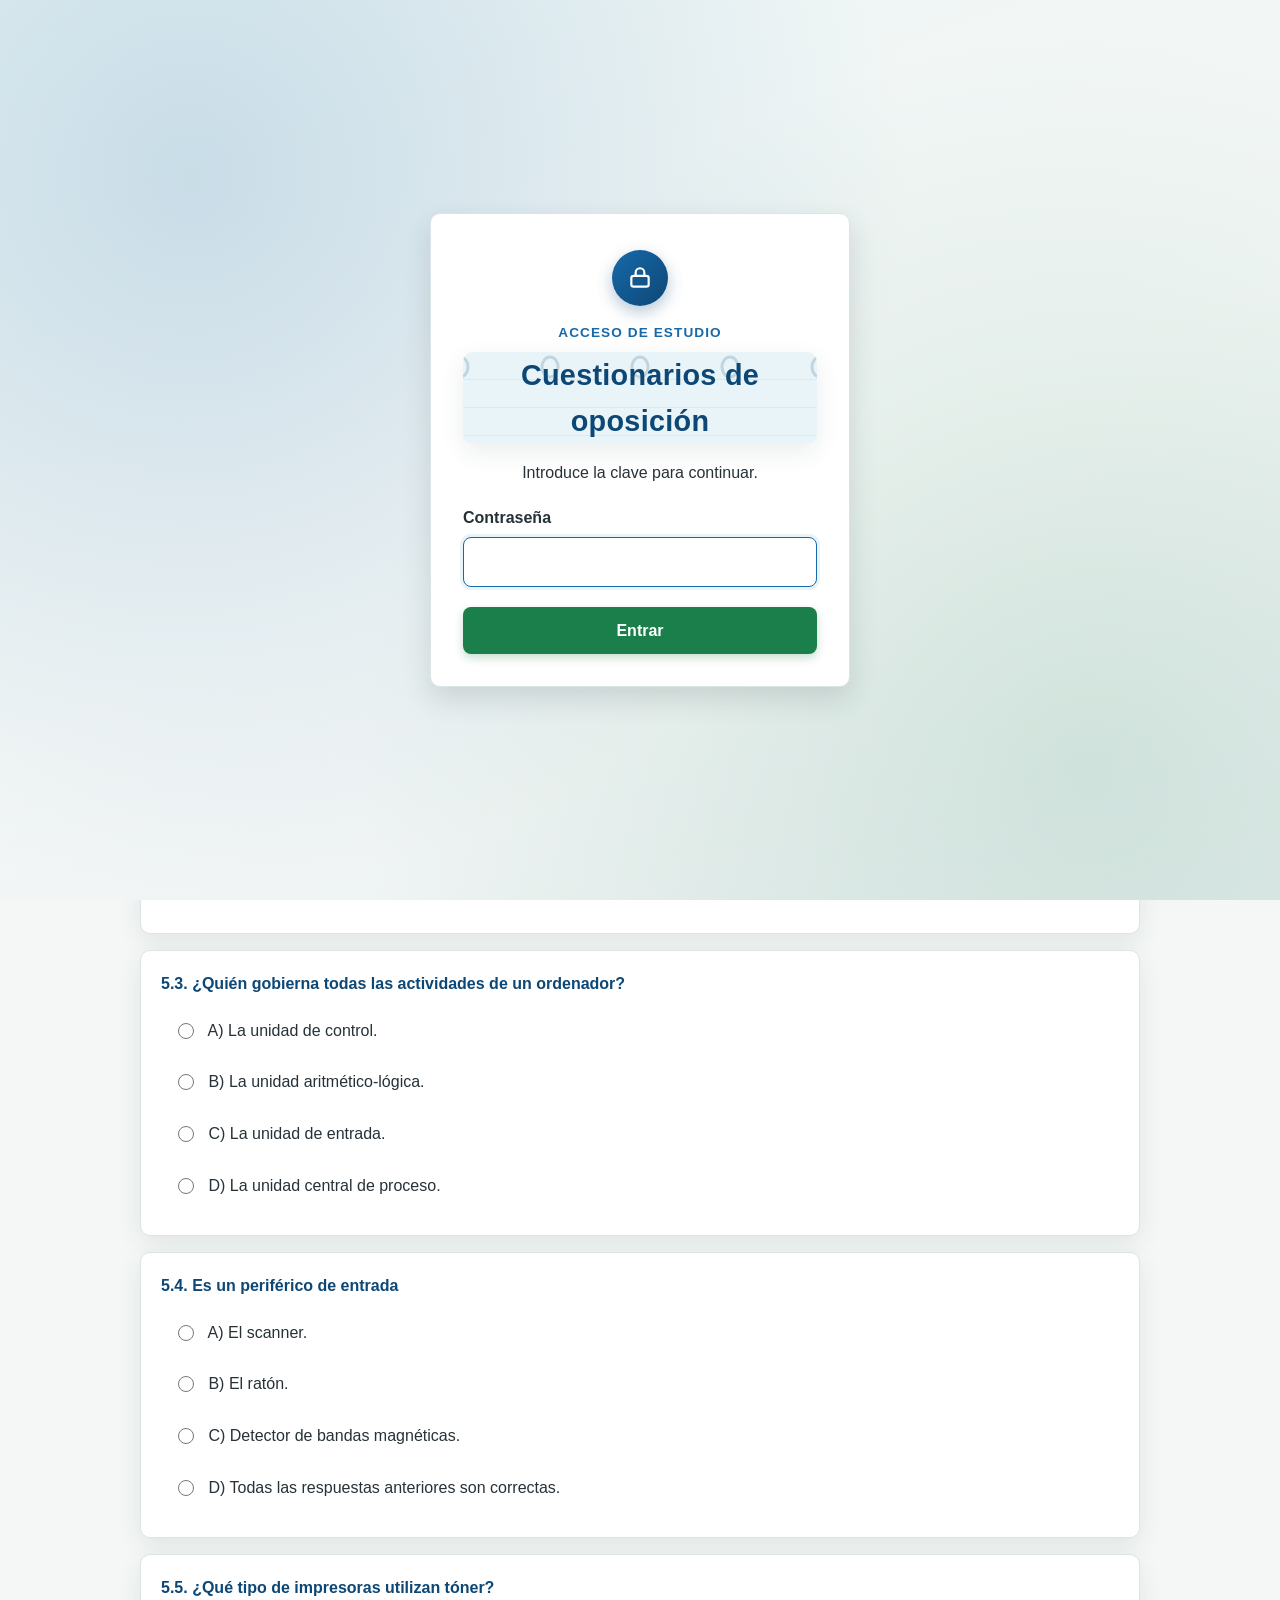
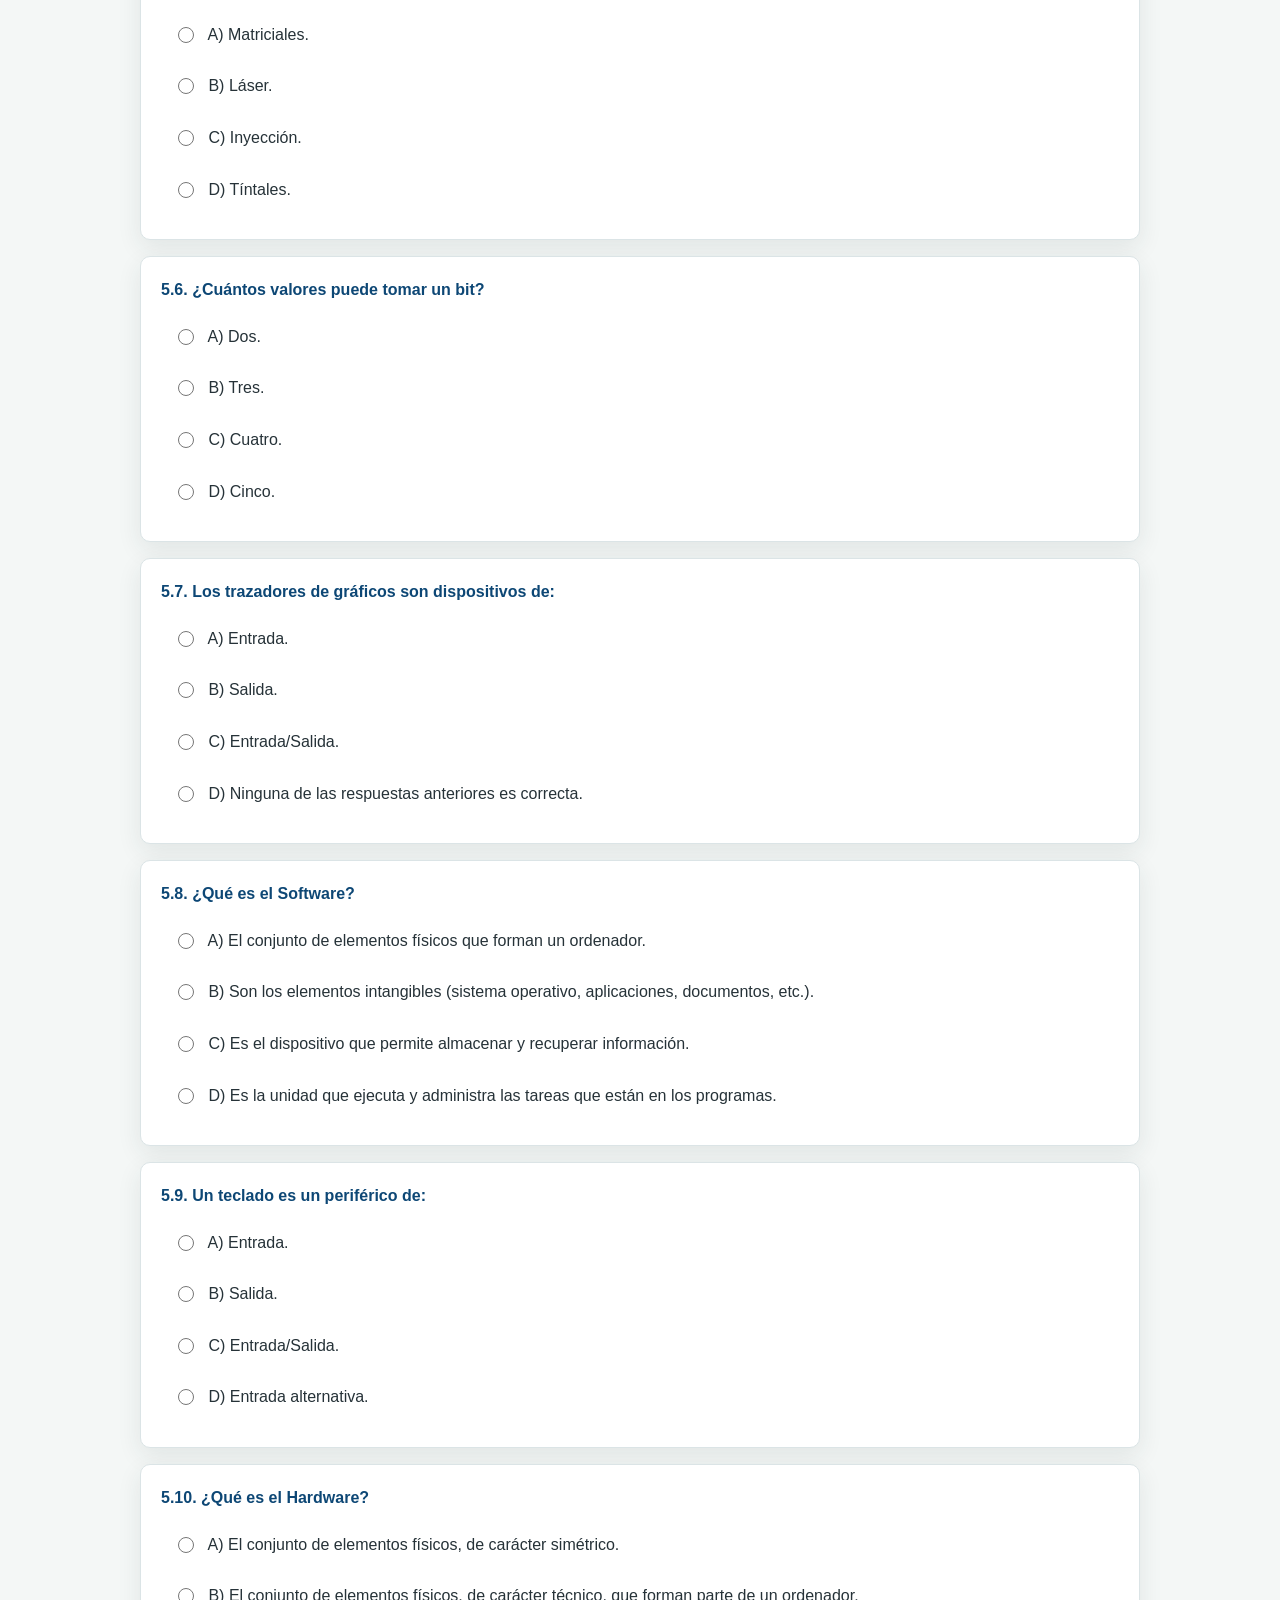
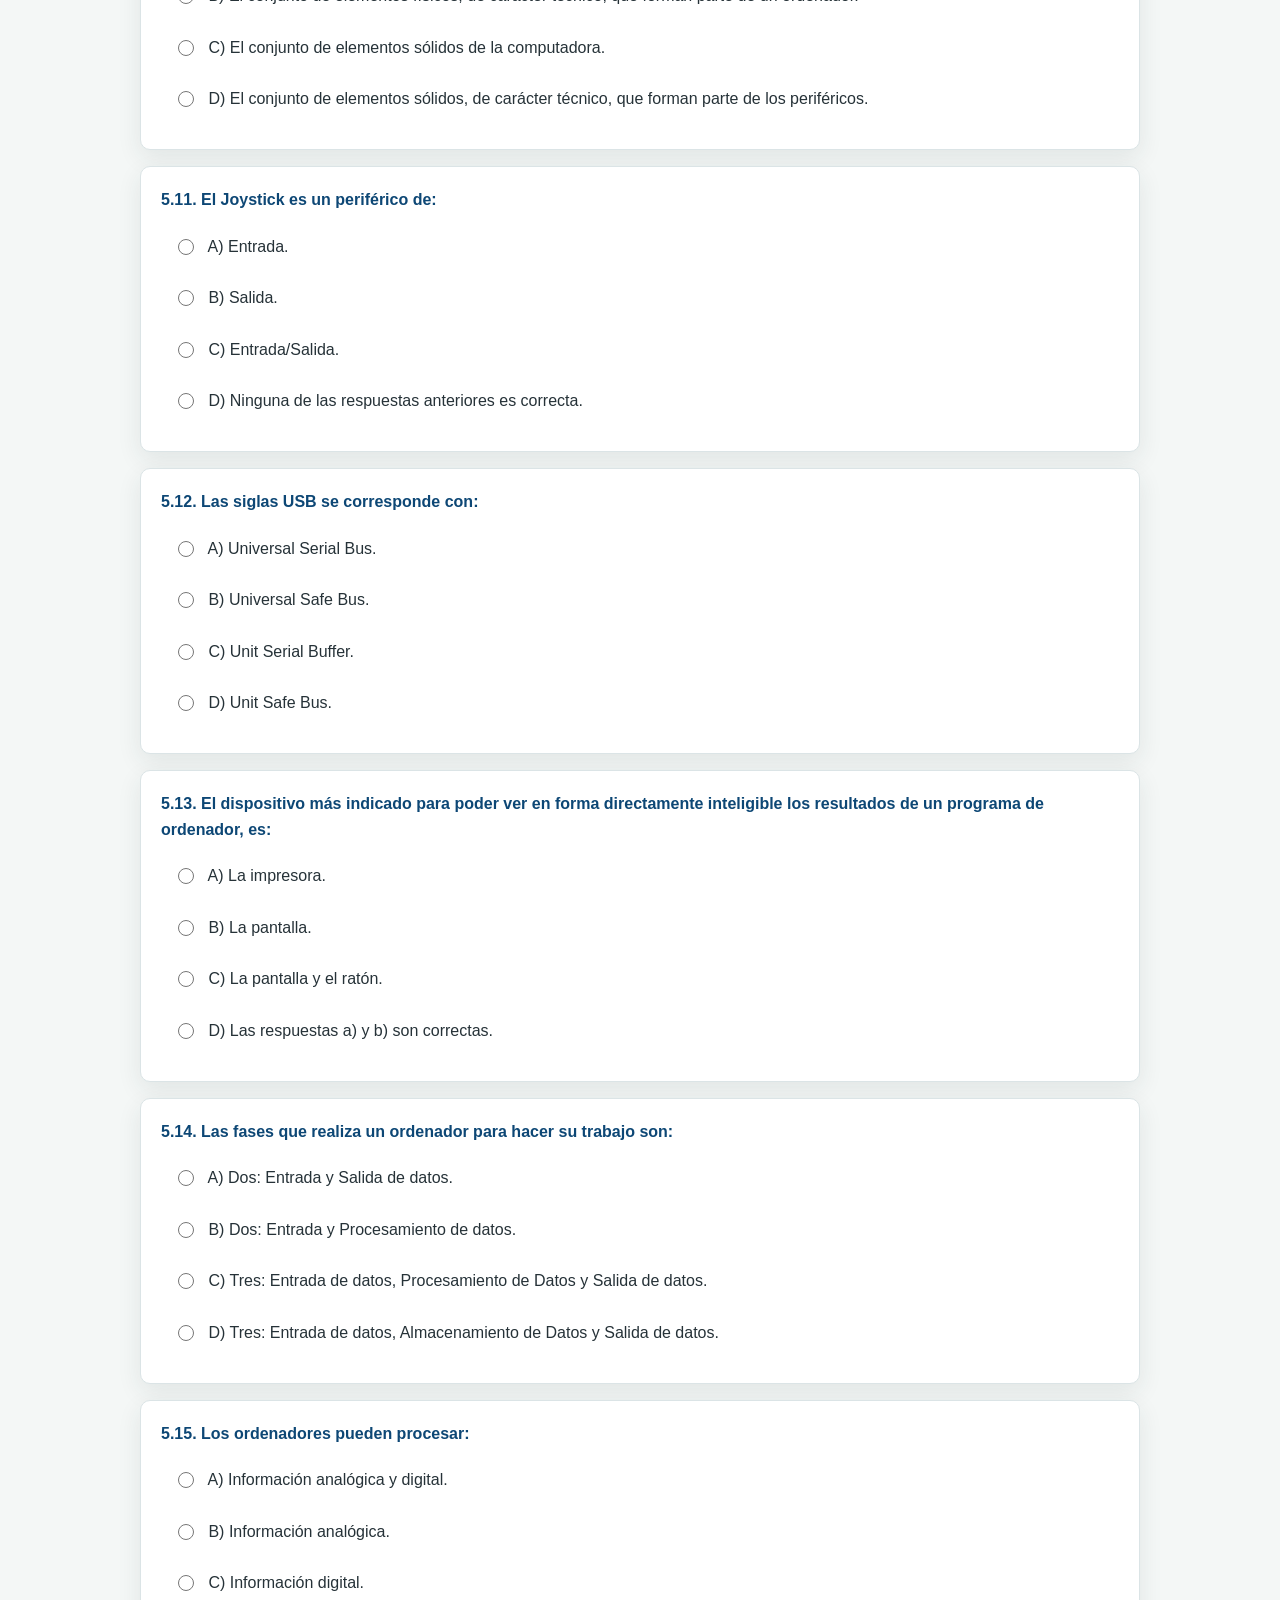
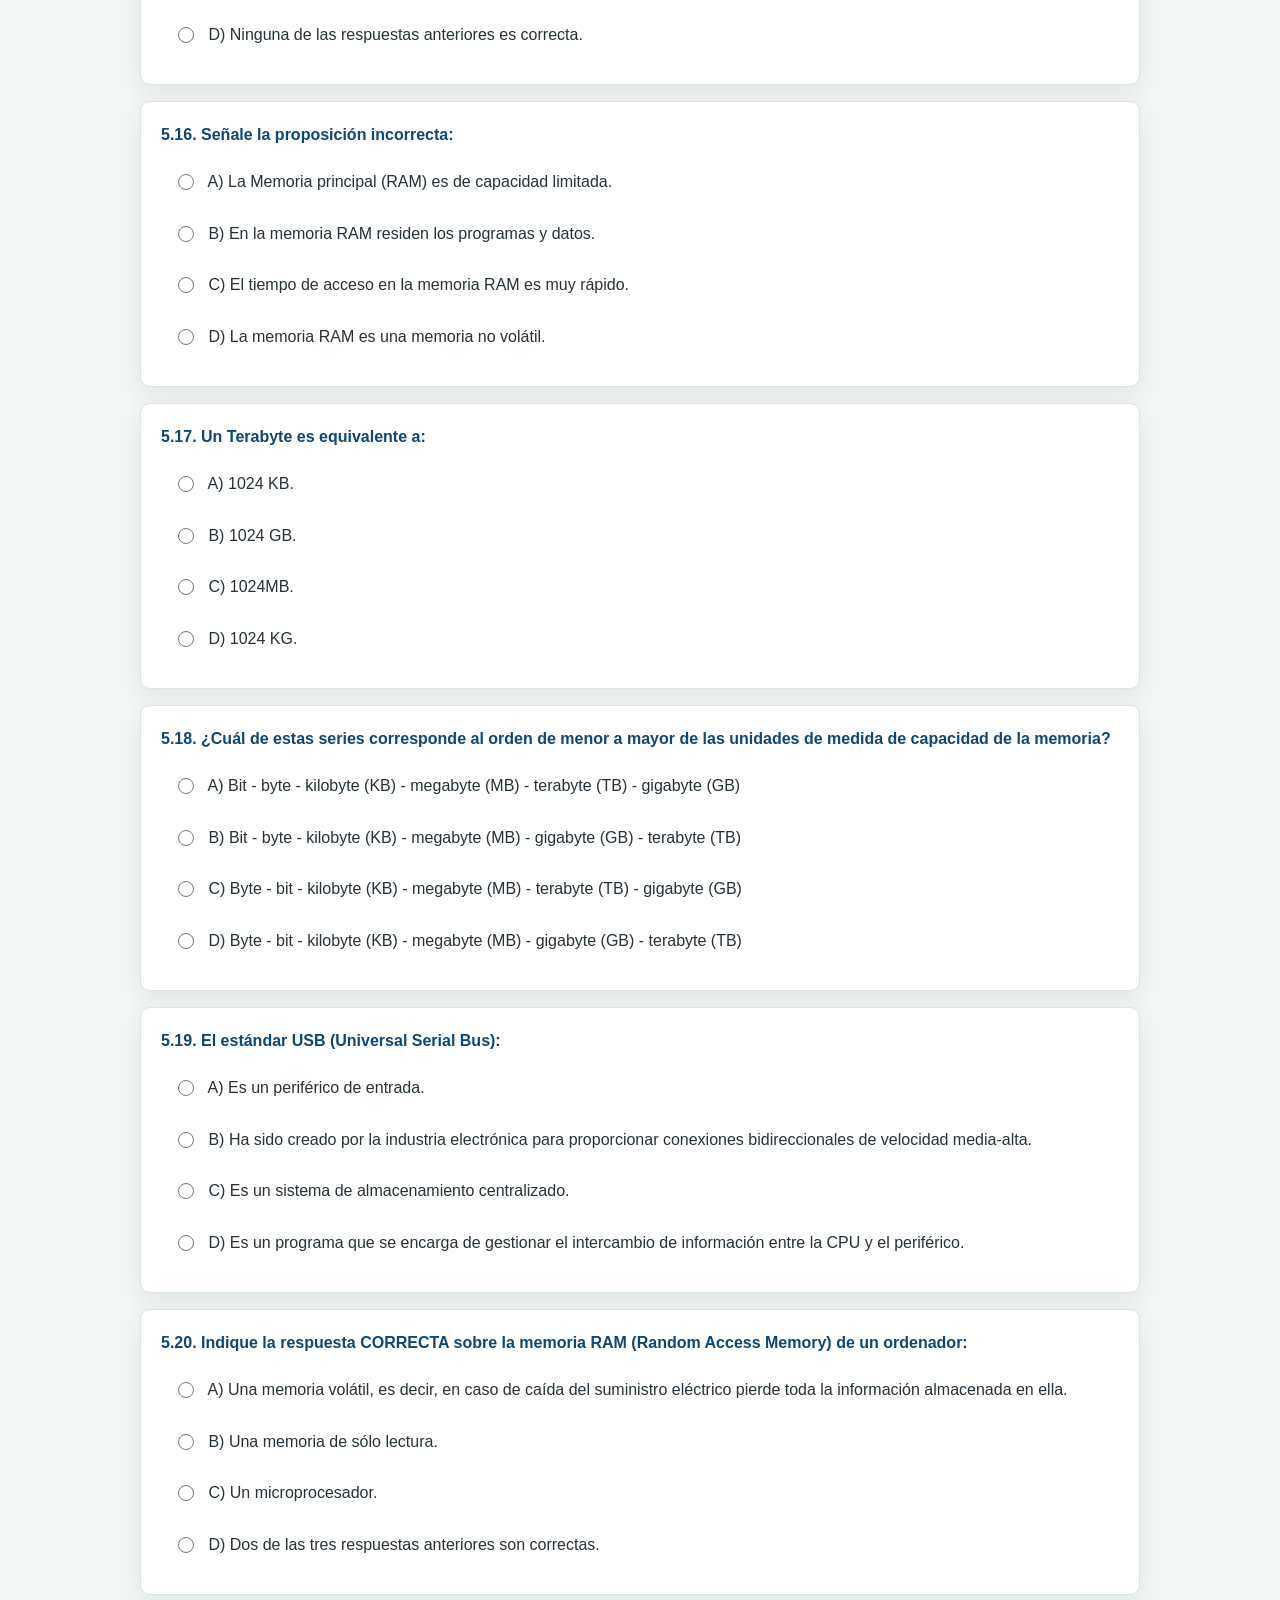
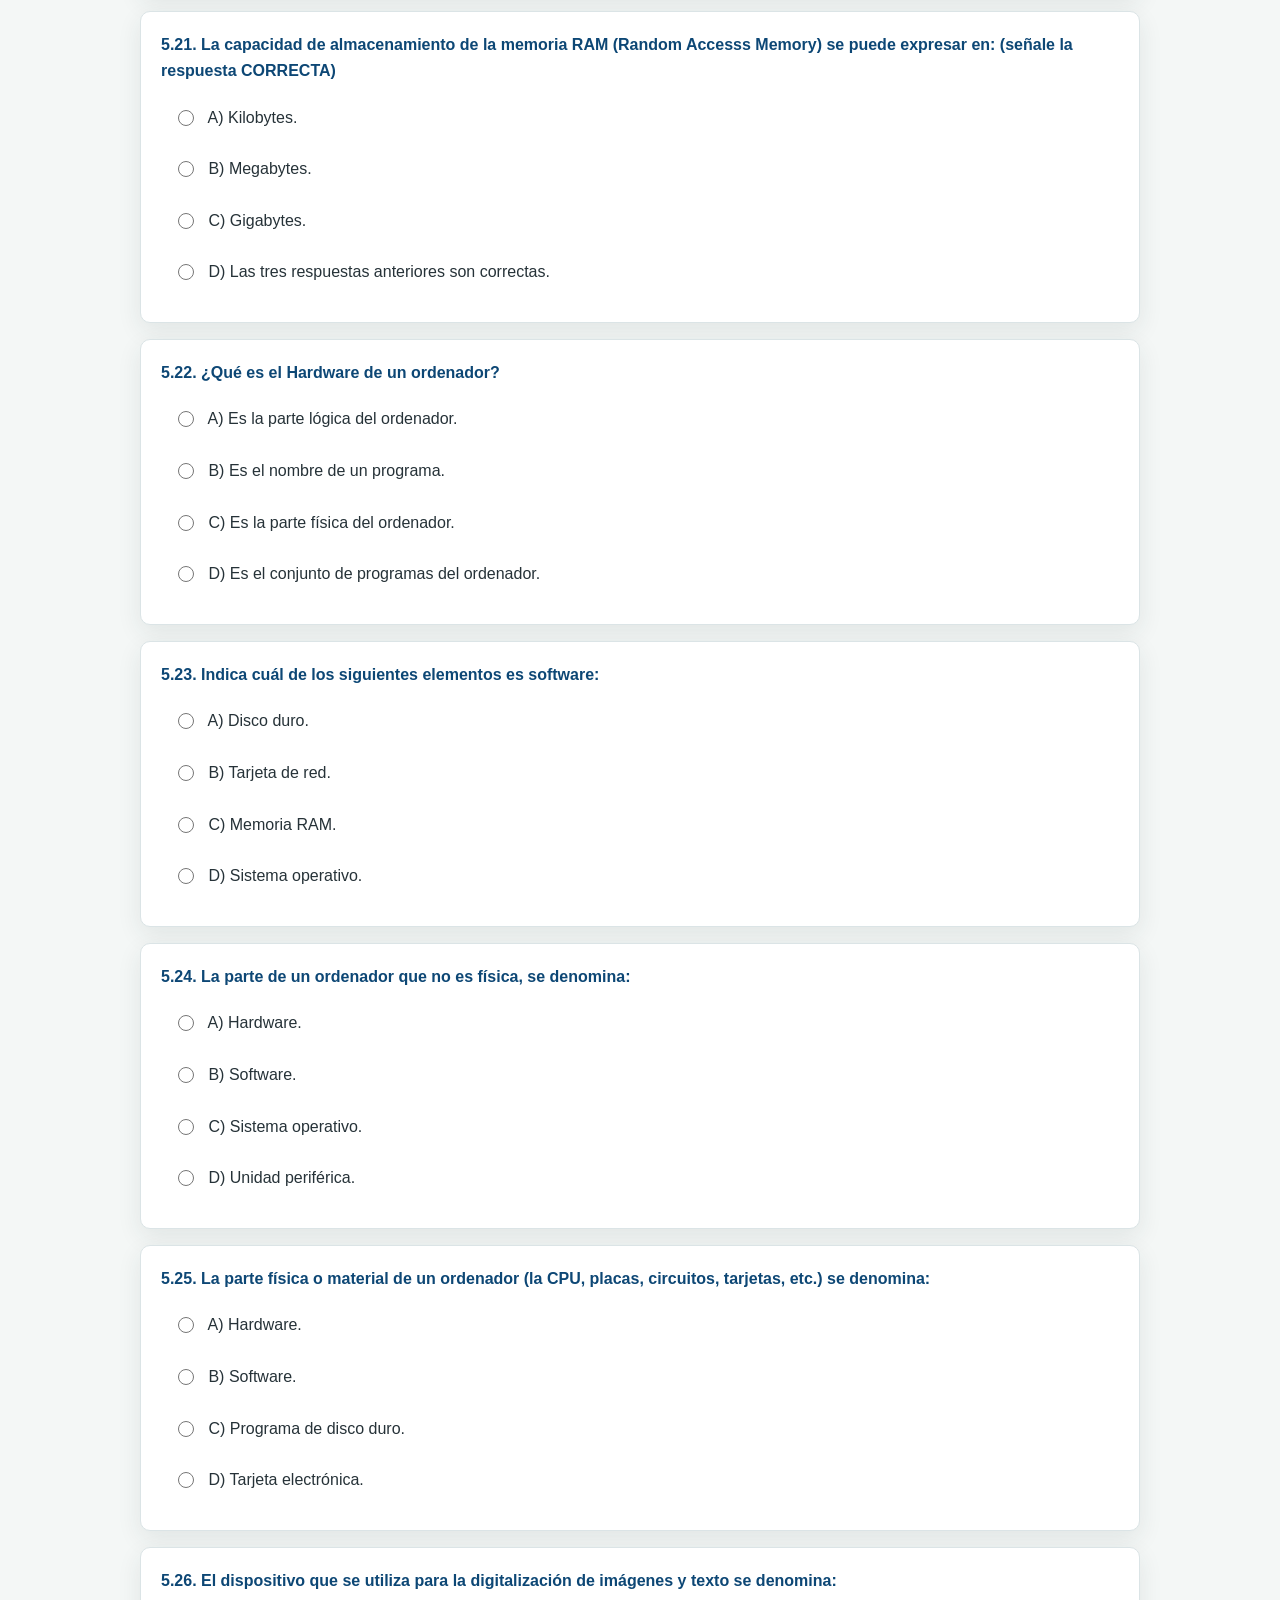
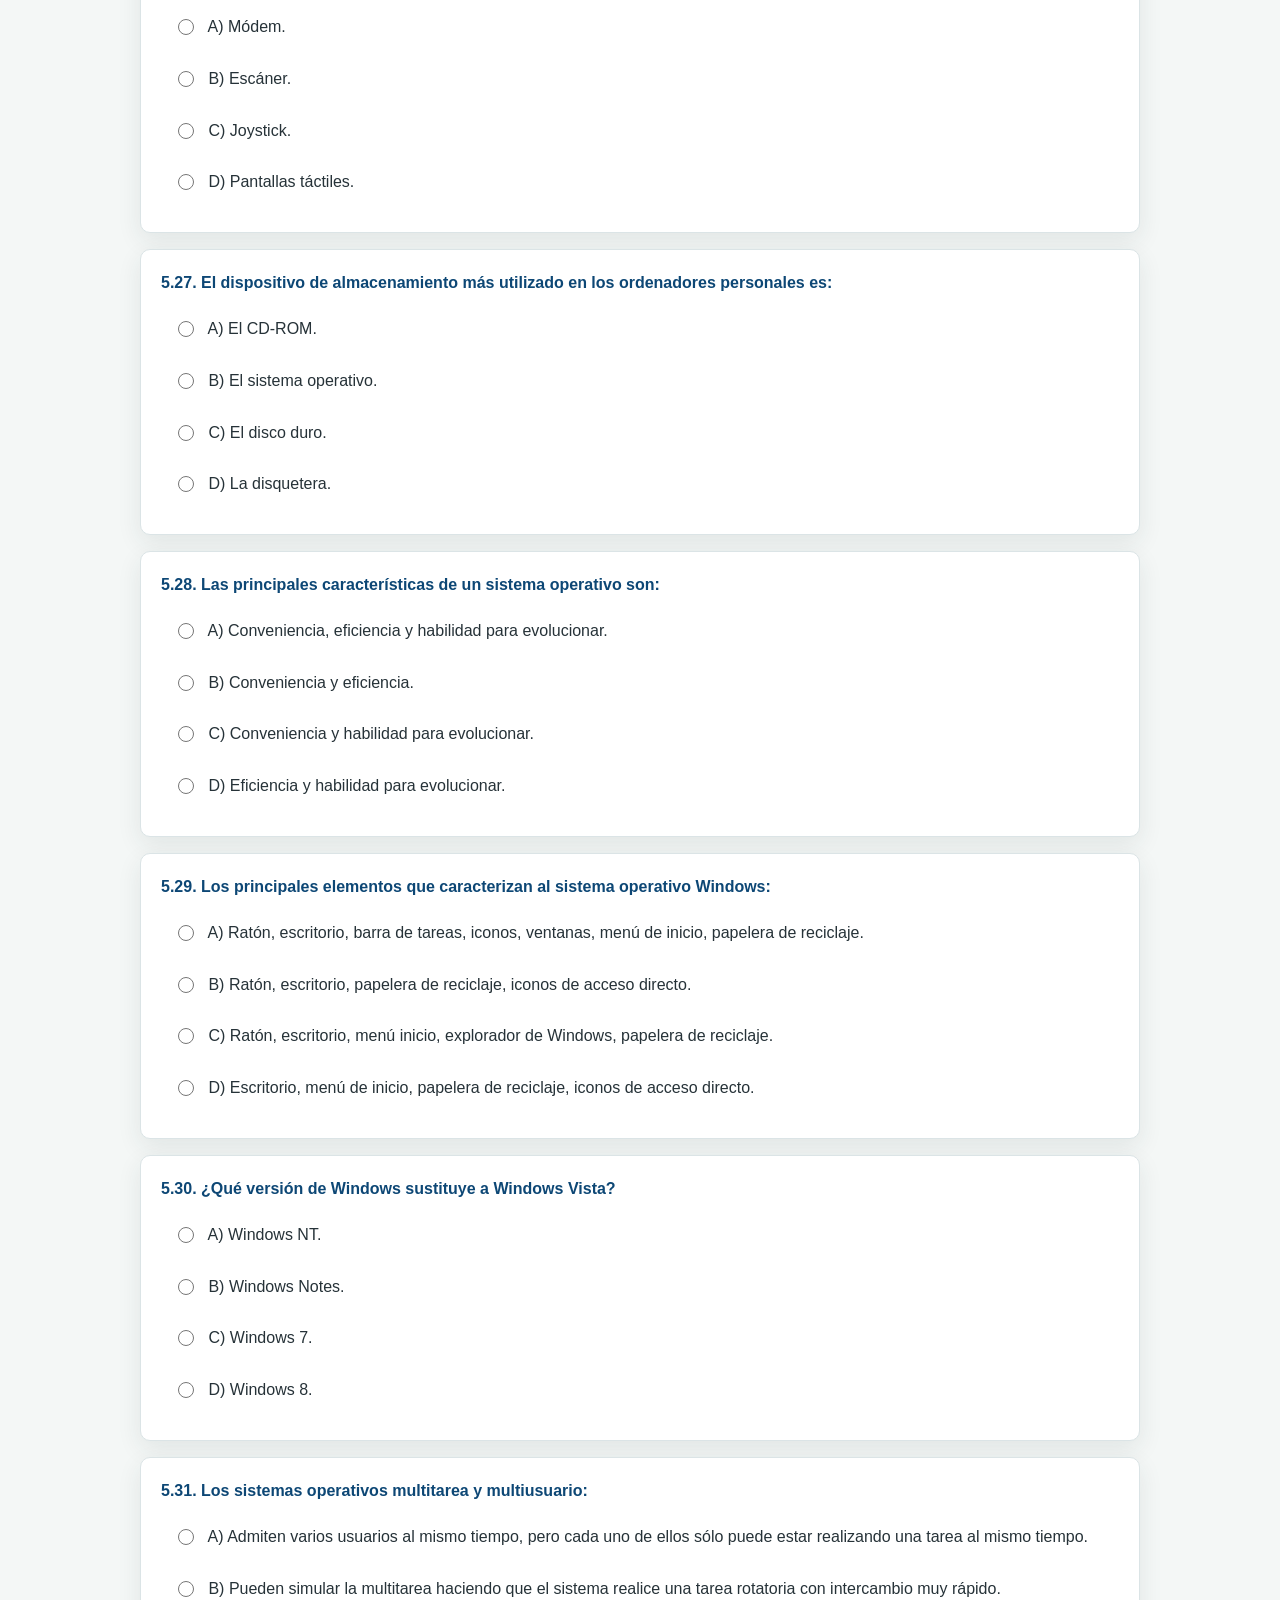
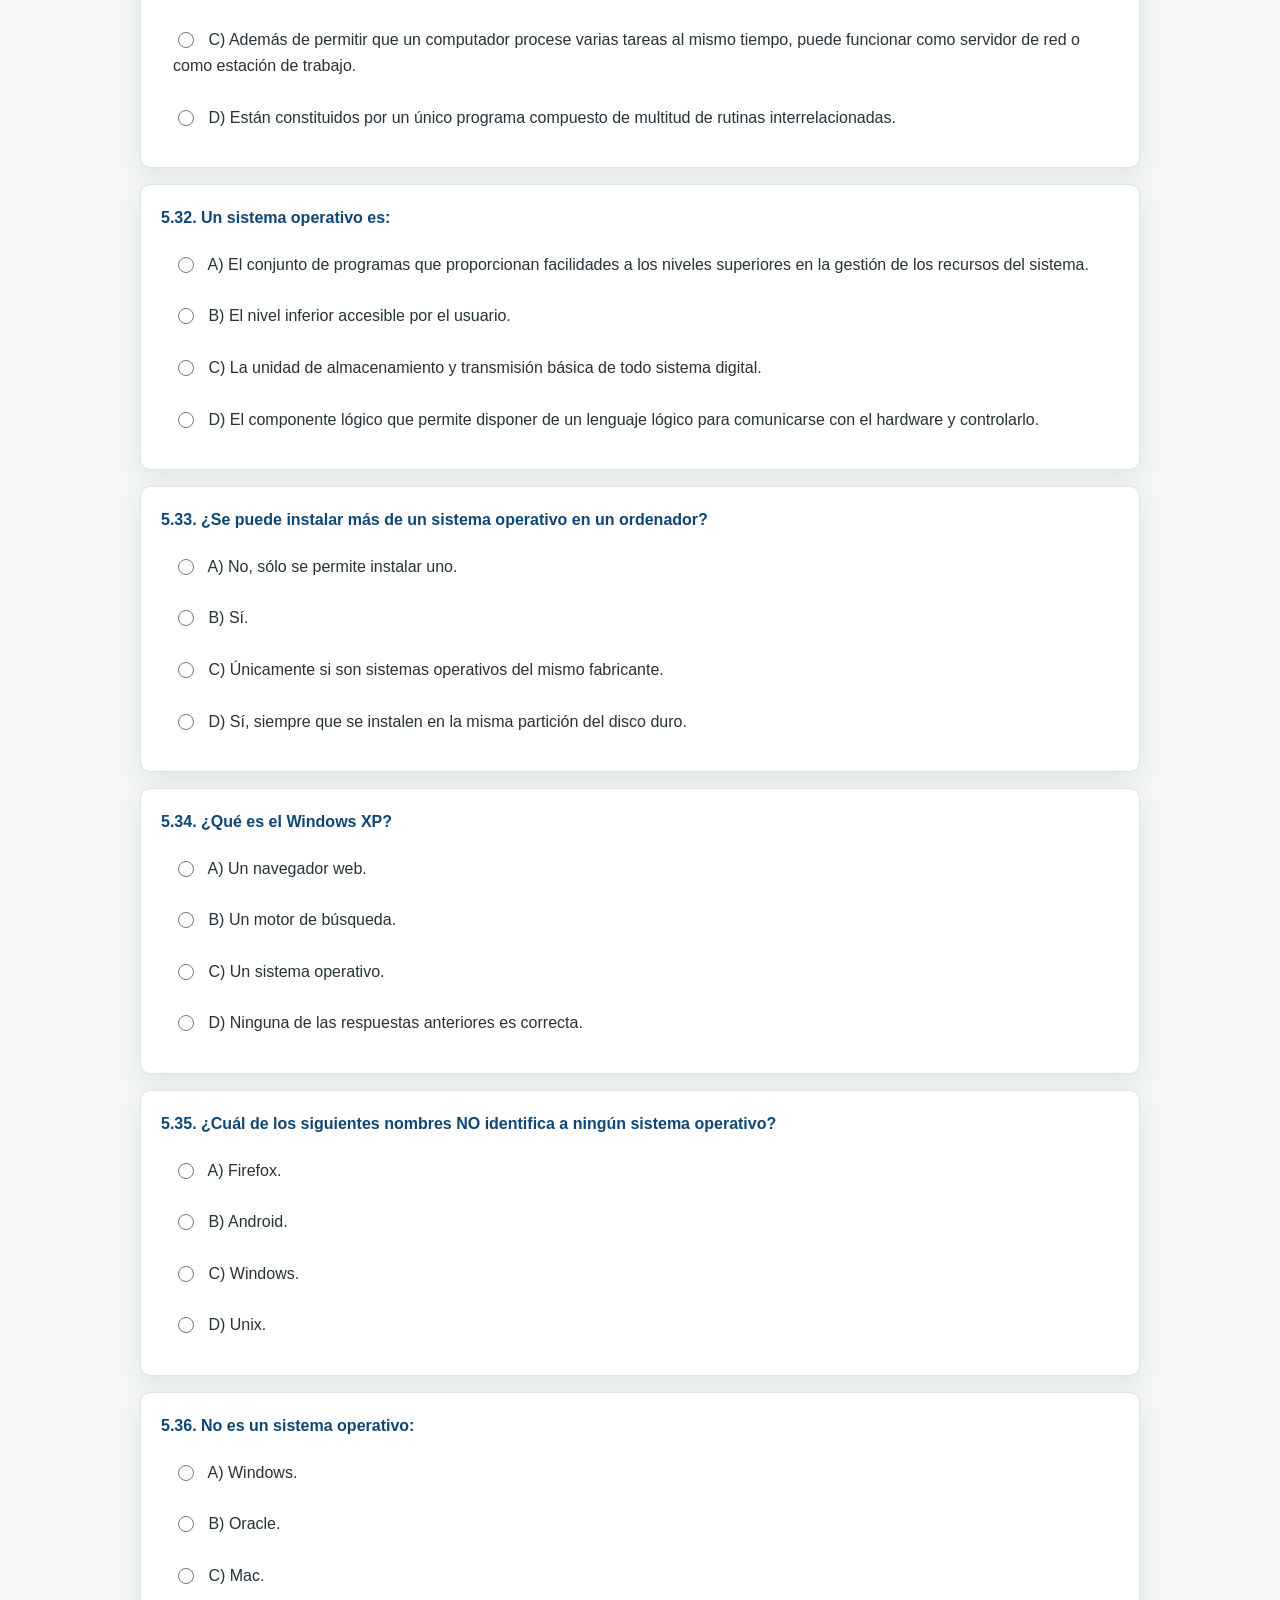
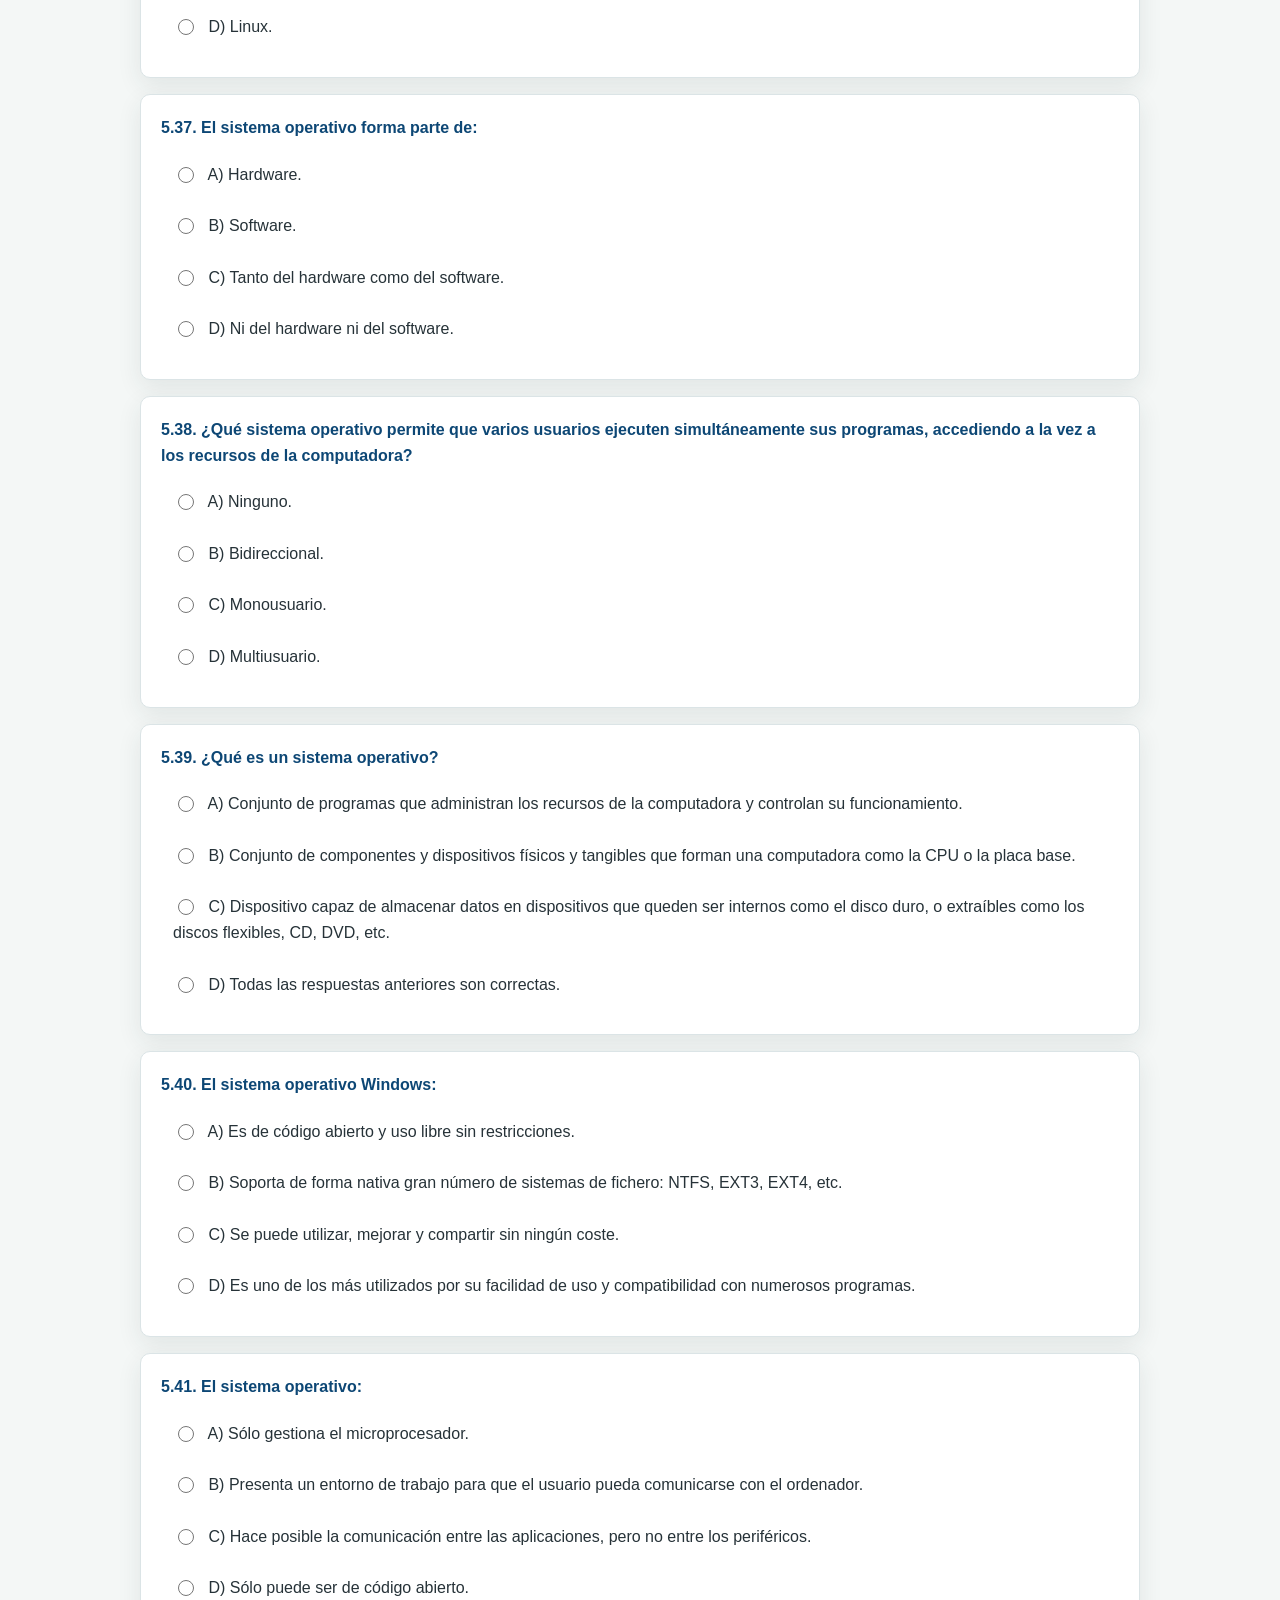
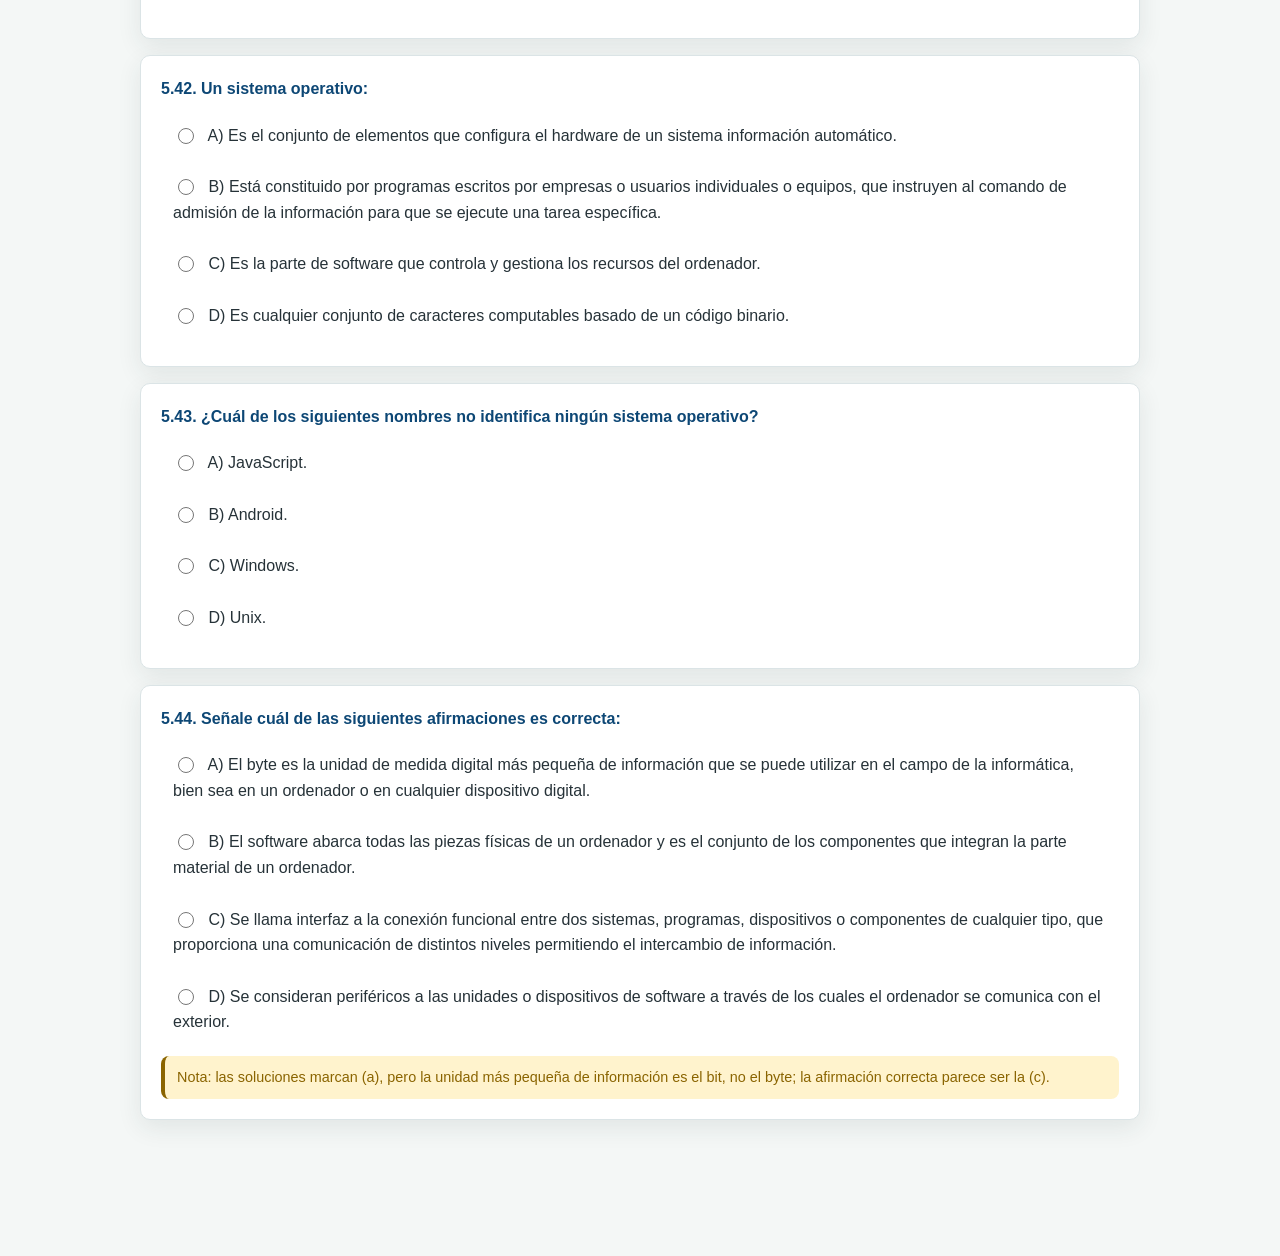
<file: assets/cuestionarios/informatica/informatica-t5.html>
<!doctype html>
<html lang="es">
  <head>
    <meta charset="UTF-8" />
    <meta name="viewport" content="width=device-width, initial-scale=1" />
    <title>Test Tema 5 - Informática</title>
    <link rel="stylesheet" href="../../../css/styles.css" />
  </head>
  <body class="quiz-page" data-quiz-id="informatica-t5">
    <a class="volver-indice" href="../../../index.html">Volver al índice</a>
    <h1>
      Test Tema 5 - Informática<br /><small
        >Centro de Estudios Albanta</small
      >
    </h1>

    <form id="quiz-form">
      <h2>5. Puesto de trabajo: conceptos básicos del ordenador, sistema operativo y periféricos. Dispositivos móviles</h2>

      <div class="pregunta" data-key="informatica_t5_1">
        <div class="titulo-pregunta">5.1. Señale la proposición incorrecta:</div>
        <ul class="opciones">
          <li>
            <label
              ><input type="radio" name="informatica_t5_1" value="a" />
              A) La unidad de información de un ordenador es el bit.</label
            >
          </li>
          <li>
            <label
              ><input type="radio" name="informatica_t5_1" value="b" />
              B) Los ordenadores solo pueden procesar información analógica.</label
            >
          </li>
          <li>
            <label
              ><input type="radio" name="informatica_t5_1" value="c" />
              C) Un grupo de ocho bits se llama byte.</label
            >
          </li>
          <li>
            <label
              ><input type="radio" name="informatica_t5_1" value="d" />
              D) La principal función de un ordenador es procesar datos.</label
            >
          </li>
        </ul>
      </div>

      <div class="pregunta" data-key="informatica_t5_2">
        <div class="titulo-pregunta">5.2. La memoria volátil que puede utilizarse para leer y escribir datos se denomina:</div>
        <ul class="opciones">
          <li>
            <label
              ><input type="radio" name="informatica_t5_2" value="a" />
              A) ROM.</label
            >
          </li>
          <li>
            <label
              ><input type="radio" name="informatica_t5_2" value="b" />
              B) RAM.</label
            >
          </li>
          <li>
            <label
              ><input type="radio" name="informatica_t5_2" value="c" />
              C) Caché.</label
            >
          </li>
          <li>
            <label
              ><input type="radio" name="informatica_t5_2" value="d" />
              D) Auxiliar.</label
            >
          </li>
        </ul>
      </div>

      <div class="pregunta" data-key="informatica_t5_3">
        <div class="titulo-pregunta">5.3. ¿Quién gobierna todas las actividades de un ordenador?</div>
        <ul class="opciones">
          <li>
            <label
              ><input type="radio" name="informatica_t5_3" value="a" />
              A) La unidad de control.</label
            >
          </li>
          <li>
            <label
              ><input type="radio" name="informatica_t5_3" value="b" />
              B) La unidad aritmético-lógica.</label
            >
          </li>
          <li>
            <label
              ><input type="radio" name="informatica_t5_3" value="c" />
              C) La unidad de entrada.</label
            >
          </li>
          <li>
            <label
              ><input type="radio" name="informatica_t5_3" value="d" />
              D) La unidad central de proceso.</label
            >
          </li>
        </ul>
      </div>

      <div class="pregunta" data-key="informatica_t5_4">
        <div class="titulo-pregunta">5.4. Es un periférico de entrada</div>
        <ul class="opciones">
          <li>
            <label
              ><input type="radio" name="informatica_t5_4" value="a" />
              A) El scanner.</label
            >
          </li>
          <li>
            <label
              ><input type="radio" name="informatica_t5_4" value="b" />
              B) El ratón.</label
            >
          </li>
          <li>
            <label
              ><input type="radio" name="informatica_t5_4" value="c" />
              C) Detector de bandas magnéticas.</label
            >
          </li>
          <li>
            <label
              ><input type="radio" name="informatica_t5_4" value="d" />
              D) Todas las respuestas anteriores son correctas.</label
            >
          </li>
        </ul>
      </div>

      <div class="pregunta" data-key="informatica_t5_5">
        <div class="titulo-pregunta">5.5. ¿Qué tipo de impresoras utilizan tóner?</div>
        <ul class="opciones">
          <li>
            <label
              ><input type="radio" name="informatica_t5_5" value="a" />
              A) Matriciales.</label
            >
          </li>
          <li>
            <label
              ><input type="radio" name="informatica_t5_5" value="b" />
              B) Láser.</label
            >
          </li>
          <li>
            <label
              ><input type="radio" name="informatica_t5_5" value="c" />
              C) Inyección.</label
            >
          </li>
          <li>
            <label
              ><input type="radio" name="informatica_t5_5" value="d" />
              D) Tíntales.</label
            >
          </li>
        </ul>
      </div>

      <div class="pregunta" data-key="informatica_t5_6">
        <div class="titulo-pregunta">5.6. ¿Cuántos valores puede tomar un bit?</div>
        <ul class="opciones">
          <li>
            <label
              ><input type="radio" name="informatica_t5_6" value="a" />
              A) Dos.</label
            >
          </li>
          <li>
            <label
              ><input type="radio" name="informatica_t5_6" value="b" />
              B) Tres.</label
            >
          </li>
          <li>
            <label
              ><input type="radio" name="informatica_t5_6" value="c" />
              C) Cuatro.</label
            >
          </li>
          <li>
            <label
              ><input type="radio" name="informatica_t5_6" value="d" />
              D) Cinco.</label
            >
          </li>
        </ul>
      </div>

      <div class="pregunta" data-key="informatica_t5_7">
        <div class="titulo-pregunta">5.7. Los trazadores de gráficos son dispositivos de:</div>
        <ul class="opciones">
          <li>
            <label
              ><input type="radio" name="informatica_t5_7" value="a" />
              A) Entrada.</label
            >
          </li>
          <li>
            <label
              ><input type="radio" name="informatica_t5_7" value="b" />
              B) Salida.</label
            >
          </li>
          <li>
            <label
              ><input type="radio" name="informatica_t5_7" value="c" />
              C) Entrada/Salida.</label
            >
          </li>
          <li>
            <label
              ><input type="radio" name="informatica_t5_7" value="d" />
              D) Ninguna de las respuestas anteriores es correcta.</label
            >
          </li>
        </ul>
      </div>

      <div class="pregunta" data-key="informatica_t5_8">
        <div class="titulo-pregunta">5.8. ¿Qué es el Software?</div>
        <ul class="opciones">
          <li>
            <label
              ><input type="radio" name="informatica_t5_8" value="a" />
              A) El conjunto de elementos físicos que forman un ordenador.</label
            >
          </li>
          <li>
            <label
              ><input type="radio" name="informatica_t5_8" value="b" />
              B) Son los elementos intangibles (sistema operativo, aplicaciones, documentos, etc.).</label
            >
          </li>
          <li>
            <label
              ><input type="radio" name="informatica_t5_8" value="c" />
              C) Es el dispositivo que permite almacenar y recuperar información.</label
            >
          </li>
          <li>
            <label
              ><input type="radio" name="informatica_t5_8" value="d" />
              D) Es la unidad que ejecuta y administra las tareas que están en los programas.</label
            >
          </li>
        </ul>
      </div>

      <div class="pregunta" data-key="informatica_t5_9">
        <div class="titulo-pregunta">5.9. Un teclado es un periférico de:</div>
        <ul class="opciones">
          <li>
            <label
              ><input type="radio" name="informatica_t5_9" value="a" />
              A) Entrada.</label
            >
          </li>
          <li>
            <label
              ><input type="radio" name="informatica_t5_9" value="b" />
              B) Salida.</label
            >
          </li>
          <li>
            <label
              ><input type="radio" name="informatica_t5_9" value="c" />
              C) Entrada/Salida.</label
            >
          </li>
          <li>
            <label
              ><input type="radio" name="informatica_t5_9" value="d" />
              D) Entrada alternativa.</label
            >
          </li>
        </ul>
      </div>

      <div class="pregunta" data-key="informatica_t5_10">
        <div class="titulo-pregunta">5.10. ¿Qué es el Hardware?</div>
        <ul class="opciones">
          <li>
            <label
              ><input type="radio" name="informatica_t5_10" value="a" />
              A) El conjunto de elementos físicos, de carácter simétrico.</label
            >
          </li>
          <li>
            <label
              ><input type="radio" name="informatica_t5_10" value="b" />
              B) El conjunto de elementos físicos, de carácter técnico, que forman parte de un ordenador.</label
            >
          </li>
          <li>
            <label
              ><input type="radio" name="informatica_t5_10" value="c" />
              C) El conjunto de elementos sólidos de la computadora.</label
            >
          </li>
          <li>
            <label
              ><input type="radio" name="informatica_t5_10" value="d" />
              D) El conjunto de elementos sólidos, de carácter técnico, que forman parte de los periféricos.</label
            >
          </li>
        </ul>
      </div>

      <div class="pregunta" data-key="informatica_t5_11">
        <div class="titulo-pregunta">5.11. El Joystick es un periférico de:</div>
        <ul class="opciones">
          <li>
            <label
              ><input type="radio" name="informatica_t5_11" value="a" />
              A) Entrada.</label
            >
          </li>
          <li>
            <label
              ><input type="radio" name="informatica_t5_11" value="b" />
              B) Salida.</label
            >
          </li>
          <li>
            <label
              ><input type="radio" name="informatica_t5_11" value="c" />
              C) Entrada/Salida.</label
            >
          </li>
          <li>
            <label
              ><input type="radio" name="informatica_t5_11" value="d" />
              D) Ninguna de las respuestas anteriores es correcta.</label
            >
          </li>
        </ul>
      </div>

      <div class="pregunta" data-key="informatica_t5_12">
        <div class="titulo-pregunta">5.12. Las siglas USB se corresponde con:</div>
        <ul class="opciones">
          <li>
            <label
              ><input type="radio" name="informatica_t5_12" value="a" />
              A) Universal Serial Bus.</label
            >
          </li>
          <li>
            <label
              ><input type="radio" name="informatica_t5_12" value="b" />
              B) Universal Safe Bus.</label
            >
          </li>
          <li>
            <label
              ><input type="radio" name="informatica_t5_12" value="c" />
              C) Unit Serial Buffer.</label
            >
          </li>
          <li>
            <label
              ><input type="radio" name="informatica_t5_12" value="d" />
              D) Unit Safe Bus.</label
            >
          </li>
        </ul>
      </div>

      <div class="pregunta" data-key="informatica_t5_13">
        <div class="titulo-pregunta">5.13. El dispositivo más indicado para poder ver en forma directamente inteligible los resultados de un programa de ordenador, es:</div>
        <ul class="opciones">
          <li>
            <label
              ><input type="radio" name="informatica_t5_13" value="a" />
              A) La impresora.</label
            >
          </li>
          <li>
            <label
              ><input type="radio" name="informatica_t5_13" value="b" />
              B) La pantalla.</label
            >
          </li>
          <li>
            <label
              ><input type="radio" name="informatica_t5_13" value="c" />
              C) La pantalla y el ratón.</label
            >
          </li>
          <li>
            <label
              ><input type="radio" name="informatica_t5_13" value="d" />
              D) Las respuestas a) y b) son correctas.</label
            >
          </li>
        </ul>
      </div>

      <div class="pregunta" data-key="informatica_t5_14">
        <div class="titulo-pregunta">5.14. Las fases que realiza un ordenador para hacer su trabajo son:</div>
        <ul class="opciones">
          <li>
            <label
              ><input type="radio" name="informatica_t5_14" value="a" />
              A) Dos: Entrada y Salida de datos.</label
            >
          </li>
          <li>
            <label
              ><input type="radio" name="informatica_t5_14" value="b" />
              B) Dos: Entrada y Procesamiento de datos.</label
            >
          </li>
          <li>
            <label
              ><input type="radio" name="informatica_t5_14" value="c" />
              C) Tres: Entrada de datos, Procesamiento de Datos y Salida de datos.</label
            >
          </li>
          <li>
            <label
              ><input type="radio" name="informatica_t5_14" value="d" />
              D) Tres: Entrada de datos, Almacenamiento de Datos y Salida de datos.</label
            >
          </li>
        </ul>
      </div>

      <div class="pregunta" data-key="informatica_t5_15">
        <div class="titulo-pregunta">5.15. Los ordenadores pueden procesar:</div>
        <ul class="opciones">
          <li>
            <label
              ><input type="radio" name="informatica_t5_15" value="a" />
              A) Información analógica y digital.</label
            >
          </li>
          <li>
            <label
              ><input type="radio" name="informatica_t5_15" value="b" />
              B) Información analógica.</label
            >
          </li>
          <li>
            <label
              ><input type="radio" name="informatica_t5_15" value="c" />
              C) Información digital.</label
            >
          </li>
          <li>
            <label
              ><input type="radio" name="informatica_t5_15" value="d" />
              D) Ninguna de las respuestas anteriores es correcta.</label
            >
          </li>
        </ul>
      </div>

      <div class="pregunta" data-key="informatica_t5_16">
        <div class="titulo-pregunta">5.16. Señale la proposición incorrecta:</div>
        <ul class="opciones">
          <li>
            <label
              ><input type="radio" name="informatica_t5_16" value="a" />
              A) La Memoria principal (RAM) es de capacidad limitada.</label
            >
          </li>
          <li>
            <label
              ><input type="radio" name="informatica_t5_16" value="b" />
              B) En la memoria RAM residen los programas y datos.</label
            >
          </li>
          <li>
            <label
              ><input type="radio" name="informatica_t5_16" value="c" />
              C) El tiempo de acceso en la memoria RAM es muy rápido.</label
            >
          </li>
          <li>
            <label
              ><input type="radio" name="informatica_t5_16" value="d" />
              D) La memoria RAM es una memoria no volátil.</label
            >
          </li>
        </ul>
      </div>

      <div class="pregunta" data-key="informatica_t5_17">
        <div class="titulo-pregunta">5.17. Un Terabyte es equivalente a:</div>
        <ul class="opciones">
          <li>
            <label
              ><input type="radio" name="informatica_t5_17" value="a" />
              A) 1024 KB.</label
            >
          </li>
          <li>
            <label
              ><input type="radio" name="informatica_t5_17" value="b" />
              B) 1024 GB.</label
            >
          </li>
          <li>
            <label
              ><input type="radio" name="informatica_t5_17" value="c" />
              C) 1024MB.</label
            >
          </li>
          <li>
            <label
              ><input type="radio" name="informatica_t5_17" value="d" />
              D) 1024 KG.</label
            >
          </li>
        </ul>
      </div>

      <div class="pregunta" data-key="informatica_t5_18">
        <div class="titulo-pregunta">5.18. ¿Cuál de estas series corresponde al orden de menor a mayor de las unidades de medida de capacidad de la memoria?</div>
        <ul class="opciones">
          <li>
            <label
              ><input type="radio" name="informatica_t5_18" value="a" />
              A) Bit - byte - kilobyte (KB) - megabyte (MB) - terabyte (TB) - gigabyte (GB)</label
            >
          </li>
          <li>
            <label
              ><input type="radio" name="informatica_t5_18" value="b" />
              B) Bit - byte - kilobyte (KB) - megabyte (MB) - gigabyte (GB) - terabyte (TB)</label
            >
          </li>
          <li>
            <label
              ><input type="radio" name="informatica_t5_18" value="c" />
              C) Byte - bit - kilobyte (KB) - megabyte (MB) - terabyte (TB) - gigabyte (GB)</label
            >
          </li>
          <li>
            <label
              ><input type="radio" name="informatica_t5_18" value="d" />
              D) Byte - bit - kilobyte (KB) - megabyte (MB) - gigabyte (GB) - terabyte (TB)</label
            >
          </li>
        </ul>
      </div>

      <div class="pregunta" data-key="informatica_t5_19">
        <div class="titulo-pregunta">5.19. El estándar USB (Universal Serial Bus):</div>
        <ul class="opciones">
          <li>
            <label
              ><input type="radio" name="informatica_t5_19" value="a" />
              A) Es un periférico de entrada.</label
            >
          </li>
          <li>
            <label
              ><input type="radio" name="informatica_t5_19" value="b" />
              B) Ha sido creado por la industria electrónica para proporcionar conexiones bidireccionales de velocidad media-alta.</label
            >
          </li>
          <li>
            <label
              ><input type="radio" name="informatica_t5_19" value="c" />
              C) Es un sistema de almacenamiento centralizado.</label
            >
          </li>
          <li>
            <label
              ><input type="radio" name="informatica_t5_19" value="d" />
              D) Es un programa que se encarga de gestionar el intercambio de información entre la CPU y el periférico.</label
            >
          </li>
        </ul>
      </div>

      <div class="pregunta" data-key="informatica_t5_20">
        <div class="titulo-pregunta">5.20. Indique la respuesta CORRECTA sobre la memoria RAM (Random Access Memory) de un ordenador:</div>
        <ul class="opciones">
          <li>
            <label
              ><input type="radio" name="informatica_t5_20" value="a" />
              A) Una memoria volátil, es decir, en caso de caída del suministro eléctrico pierde toda la información almacenada en ella.</label
            >
          </li>
          <li>
            <label
              ><input type="radio" name="informatica_t5_20" value="b" />
              B) Una memoria de sólo lectura.</label
            >
          </li>
          <li>
            <label
              ><input type="radio" name="informatica_t5_20" value="c" />
              C) Un microprocesador.</label
            >
          </li>
          <li>
            <label
              ><input type="radio" name="informatica_t5_20" value="d" />
              D) Dos de las tres respuestas anteriores son correctas.</label
            >
          </li>
        </ul>
      </div>

      <div class="pregunta" data-key="informatica_t5_21">
        <div class="titulo-pregunta">5.21. La capacidad de almacenamiento de la memoria RAM (Random Accesss Memory) se puede expresar en: (señale la respuesta CORRECTA)</div>
        <ul class="opciones">
          <li>
            <label
              ><input type="radio" name="informatica_t5_21" value="a" />
              A) Kilobytes.</label
            >
          </li>
          <li>
            <label
              ><input type="radio" name="informatica_t5_21" value="b" />
              B) Megabytes.</label
            >
          </li>
          <li>
            <label
              ><input type="radio" name="informatica_t5_21" value="c" />
              C) Gigabytes.</label
            >
          </li>
          <li>
            <label
              ><input type="radio" name="informatica_t5_21" value="d" />
              D) Las tres respuestas anteriores son correctas.</label
            >
          </li>
        </ul>
      </div>

      <div class="pregunta" data-key="informatica_t5_22">
        <div class="titulo-pregunta">5.22. ¿Qué es el Hardware de un ordenador?</div>
        <ul class="opciones">
          <li>
            <label
              ><input type="radio" name="informatica_t5_22" value="a" />
              A) Es la parte lógica del ordenador.</label
            >
          </li>
          <li>
            <label
              ><input type="radio" name="informatica_t5_22" value="b" />
              B) Es el nombre de un programa.</label
            >
          </li>
          <li>
            <label
              ><input type="radio" name="informatica_t5_22" value="c" />
              C) Es la parte física del ordenador.</label
            >
          </li>
          <li>
            <label
              ><input type="radio" name="informatica_t5_22" value="d" />
              D) Es el conjunto de programas del ordenador.</label
            >
          </li>
        </ul>
      </div>

      <div class="pregunta" data-key="informatica_t5_23">
        <div class="titulo-pregunta">5.23. Indica cuál de los siguientes elementos es software:</div>
        <ul class="opciones">
          <li>
            <label
              ><input type="radio" name="informatica_t5_23" value="a" />
              A) Disco duro.</label
            >
          </li>
          <li>
            <label
              ><input type="radio" name="informatica_t5_23" value="b" />
              B) Tarjeta de red.</label
            >
          </li>
          <li>
            <label
              ><input type="radio" name="informatica_t5_23" value="c" />
              C) Memoria RAM.</label
            >
          </li>
          <li>
            <label
              ><input type="radio" name="informatica_t5_23" value="d" />
              D) Sistema operativo.</label
            >
          </li>
        </ul>
      </div>

      <div class="pregunta" data-key="informatica_t5_24">
        <div class="titulo-pregunta">5.24. La parte de un ordenador que no es física, se denomina:</div>
        <ul class="opciones">
          <li>
            <label
              ><input type="radio" name="informatica_t5_24" value="a" />
              A) Hardware.</label
            >
          </li>
          <li>
            <label
              ><input type="radio" name="informatica_t5_24" value="b" />
              B) Software.</label
            >
          </li>
          <li>
            <label
              ><input type="radio" name="informatica_t5_24" value="c" />
              C) Sistema operativo.</label
            >
          </li>
          <li>
            <label
              ><input type="radio" name="informatica_t5_24" value="d" />
              D) Unidad periférica.</label
            >
          </li>
        </ul>
      </div>

      <div class="pregunta" data-key="informatica_t5_25">
        <div class="titulo-pregunta">5.25. La parte física o material de un ordenador (la CPU, placas, circuitos, tarjetas, etc.) se denomina:</div>
        <ul class="opciones">
          <li>
            <label
              ><input type="radio" name="informatica_t5_25" value="a" />
              A) Hardware.</label
            >
          </li>
          <li>
            <label
              ><input type="radio" name="informatica_t5_25" value="b" />
              B) Software.</label
            >
          </li>
          <li>
            <label
              ><input type="radio" name="informatica_t5_25" value="c" />
              C) Programa de disco duro.</label
            >
          </li>
          <li>
            <label
              ><input type="radio" name="informatica_t5_25" value="d" />
              D) Tarjeta electrónica.</label
            >
          </li>
        </ul>
      </div>

      <div class="pregunta" data-key="informatica_t5_26">
        <div class="titulo-pregunta">5.26. El dispositivo que se utiliza para la digitalización de imágenes y texto se denomina:</div>
        <ul class="opciones">
          <li>
            <label
              ><input type="radio" name="informatica_t5_26" value="a" />
              A) Módem.</label
            >
          </li>
          <li>
            <label
              ><input type="radio" name="informatica_t5_26" value="b" />
              B) Escáner.</label
            >
          </li>
          <li>
            <label
              ><input type="radio" name="informatica_t5_26" value="c" />
              C) Joystick.</label
            >
          </li>
          <li>
            <label
              ><input type="radio" name="informatica_t5_26" value="d" />
              D) Pantallas táctiles.</label
            >
          </li>
        </ul>
      </div>

      <div class="pregunta" data-key="informatica_t5_27">
        <div class="titulo-pregunta">5.27. El dispositivo de almacenamiento más utilizado en los ordenadores personales es:</div>
        <ul class="opciones">
          <li>
            <label
              ><input type="radio" name="informatica_t5_27" value="a" />
              A) El CD-ROM.</label
            >
          </li>
          <li>
            <label
              ><input type="radio" name="informatica_t5_27" value="b" />
              B) El sistema operativo.</label
            >
          </li>
          <li>
            <label
              ><input type="radio" name="informatica_t5_27" value="c" />
              C) El disco duro.</label
            >
          </li>
          <li>
            <label
              ><input type="radio" name="informatica_t5_27" value="d" />
              D) La disquetera.</label
            >
          </li>
        </ul>
      </div>

      <div class="pregunta" data-key="informatica_t5_28">
        <div class="titulo-pregunta">5.28. Las principales características de un sistema operativo son:</div>
        <ul class="opciones">
          <li>
            <label
              ><input type="radio" name="informatica_t5_28" value="a" />
              A) Conveniencia, eficiencia y habilidad para evolucionar.</label
            >
          </li>
          <li>
            <label
              ><input type="radio" name="informatica_t5_28" value="b" />
              B) Conveniencia y eficiencia.</label
            >
          </li>
          <li>
            <label
              ><input type="radio" name="informatica_t5_28" value="c" />
              C) Conveniencia y habilidad para evolucionar.</label
            >
          </li>
          <li>
            <label
              ><input type="radio" name="informatica_t5_28" value="d" />
              D) Eficiencia y habilidad para evolucionar.</label
            >
          </li>
        </ul>
      </div>

      <div class="pregunta" data-key="informatica_t5_29">
        <div class="titulo-pregunta">5.29. Los principales elementos que caracterizan al sistema operativo Windows:</div>
        <ul class="opciones">
          <li>
            <label
              ><input type="radio" name="informatica_t5_29" value="a" />
              A) Ratón, escritorio, barra de tareas, iconos, ventanas, menú de inicio, papelera de reciclaje.</label
            >
          </li>
          <li>
            <label
              ><input type="radio" name="informatica_t5_29" value="b" />
              B) Ratón, escritorio, papelera de reciclaje, iconos de acceso directo.</label
            >
          </li>
          <li>
            <label
              ><input type="radio" name="informatica_t5_29" value="c" />
              C) Ratón, escritorio, menú inicio, explorador de Windows, papelera de reciclaje.</label
            >
          </li>
          <li>
            <label
              ><input type="radio" name="informatica_t5_29" value="d" />
              D) Escritorio, menú de inicio, papelera de reciclaje, iconos de acceso directo.</label
            >
          </li>
        </ul>
      </div>

      <div class="pregunta" data-key="informatica_t5_30">
        <div class="titulo-pregunta">5.30. ¿Qué versión de Windows sustituye a Windows Vista?</div>
        <ul class="opciones">
          <li>
            <label
              ><input type="radio" name="informatica_t5_30" value="a" />
              A) Windows NT.</label
            >
          </li>
          <li>
            <label
              ><input type="radio" name="informatica_t5_30" value="b" />
              B) Windows Notes.</label
            >
          </li>
          <li>
            <label
              ><input type="radio" name="informatica_t5_30" value="c" />
              C) Windows 7.</label
            >
          </li>
          <li>
            <label
              ><input type="radio" name="informatica_t5_30" value="d" />
              D) Windows 8.</label
            >
          </li>
        </ul>
      </div>

      <div class="pregunta" data-key="informatica_t5_31">
        <div class="titulo-pregunta">5.31. Los sistemas operativos multitarea y multiusuario:</div>
        <ul class="opciones">
          <li>
            <label
              ><input type="radio" name="informatica_t5_31" value="a" />
              A) Admiten varios usuarios al mismo tiempo, pero cada uno de ellos sólo puede estar realizando una tarea al mismo tiempo.</label
            >
          </li>
          <li>
            <label
              ><input type="radio" name="informatica_t5_31" value="b" />
              B) Pueden simular la multitarea haciendo que el sistema realice una tarea rotatoria con intercambio muy rápido.</label
            >
          </li>
          <li>
            <label
              ><input type="radio" name="informatica_t5_31" value="c" />
              C) Además de permitir que un computador procese varias tareas al mismo tiempo, puede funcionar como servidor de red o como estación de trabajo.</label
            >
          </li>
          <li>
            <label
              ><input type="radio" name="informatica_t5_31" value="d" />
              D) Están constituidos por un único programa compuesto de multitud de rutinas interrelacionadas.</label
            >
          </li>
        </ul>
      </div>

      <div class="pregunta" data-key="informatica_t5_32">
        <div class="titulo-pregunta">5.32. Un sistema operativo es:</div>
        <ul class="opciones">
          <li>
            <label
              ><input type="radio" name="informatica_t5_32" value="a" />
              A) El conjunto de programas que proporcionan facilidades a los niveles superiores en la gestión de los recursos del sistema.</label
            >
          </li>
          <li>
            <label
              ><input type="radio" name="informatica_t5_32" value="b" />
              B) El nivel inferior accesible por el usuario.</label
            >
          </li>
          <li>
            <label
              ><input type="radio" name="informatica_t5_32" value="c" />
              C) La unidad de almacenamiento y transmisión básica de todo sistema digital.</label
            >
          </li>
          <li>
            <label
              ><input type="radio" name="informatica_t5_32" value="d" />
              D) El componente lógico que permite disponer de un lenguaje lógico para comunicarse con el hardware y controlarlo.</label
            >
          </li>
        </ul>
      </div>

      <div class="pregunta" data-key="informatica_t5_33">
        <div class="titulo-pregunta">5.33. ¿Se puede instalar más de un sistema operativo en un ordenador?</div>
        <ul class="opciones">
          <li>
            <label
              ><input type="radio" name="informatica_t5_33" value="a" />
              A) No, sólo se permite instalar uno.</label
            >
          </li>
          <li>
            <label
              ><input type="radio" name="informatica_t5_33" value="b" />
              B) Sí.</label
            >
          </li>
          <li>
            <label
              ><input type="radio" name="informatica_t5_33" value="c" />
              C) Únicamente si son sistemas operativos del mismo fabricante.</label
            >
          </li>
          <li>
            <label
              ><input type="radio" name="informatica_t5_33" value="d" />
              D) Sí, siempre que se instalen en la misma partición del disco duro.</label
            >
          </li>
        </ul>
      </div>

      <div class="pregunta" data-key="informatica_t5_34">
        <div class="titulo-pregunta">5.34. ¿Qué es el Windows XP?</div>
        <ul class="opciones">
          <li>
            <label
              ><input type="radio" name="informatica_t5_34" value="a" />
              A) Un navegador web.</label
            >
          </li>
          <li>
            <label
              ><input type="radio" name="informatica_t5_34" value="b" />
              B) Un motor de búsqueda.</label
            >
          </li>
          <li>
            <label
              ><input type="radio" name="informatica_t5_34" value="c" />
              C) Un sistema operativo.</label
            >
          </li>
          <li>
            <label
              ><input type="radio" name="informatica_t5_34" value="d" />
              D) Ninguna de las respuestas anteriores es correcta.</label
            >
          </li>
        </ul>
      </div>

      <div class="pregunta" data-key="informatica_t5_35">
        <div class="titulo-pregunta">5.35. ¿Cuál de los siguientes nombres NO identifica a ningún sistema operativo?</div>
        <ul class="opciones">
          <li>
            <label
              ><input type="radio" name="informatica_t5_35" value="a" />
              A) Firefox.</label
            >
          </li>
          <li>
            <label
              ><input type="radio" name="informatica_t5_35" value="b" />
              B) Android.</label
            >
          </li>
          <li>
            <label
              ><input type="radio" name="informatica_t5_35" value="c" />
              C) Windows.</label
            >
          </li>
          <li>
            <label
              ><input type="radio" name="informatica_t5_35" value="d" />
              D) Unix.</label
            >
          </li>
        </ul>
      </div>

      <div class="pregunta" data-key="informatica_t5_36">
        <div class="titulo-pregunta">5.36. No es un sistema operativo:</div>
        <ul class="opciones">
          <li>
            <label
              ><input type="radio" name="informatica_t5_36" value="a" />
              A) Windows.</label
            >
          </li>
          <li>
            <label
              ><input type="radio" name="informatica_t5_36" value="b" />
              B) Oracle.</label
            >
          </li>
          <li>
            <label
              ><input type="radio" name="informatica_t5_36" value="c" />
              C) Mac.</label
            >
          </li>
          <li>
            <label
              ><input type="radio" name="informatica_t5_36" value="d" />
              D) Linux.</label
            >
          </li>
        </ul>
      </div>

      <div class="pregunta" data-key="informatica_t5_37">
        <div class="titulo-pregunta">5.37. El sistema operativo forma parte de:</div>
        <ul class="opciones">
          <li>
            <label
              ><input type="radio" name="informatica_t5_37" value="a" />
              A) Hardware.</label
            >
          </li>
          <li>
            <label
              ><input type="radio" name="informatica_t5_37" value="b" />
              B) Software.</label
            >
          </li>
          <li>
            <label
              ><input type="radio" name="informatica_t5_37" value="c" />
              C) Tanto del hardware como del software.</label
            >
          </li>
          <li>
            <label
              ><input type="radio" name="informatica_t5_37" value="d" />
              D) Ni del hardware ni del software.</label
            >
          </li>
        </ul>
      </div>

      <div class="pregunta" data-key="informatica_t5_38">
        <div class="titulo-pregunta">5.38. ¿Qué sistema operativo permite que varios usuarios ejecuten simultáneamente sus programas, accediendo a la vez a los recursos de la computadora?</div>
        <ul class="opciones">
          <li>
            <label
              ><input type="radio" name="informatica_t5_38" value="a" />
              A) Ninguno.</label
            >
          </li>
          <li>
            <label
              ><input type="radio" name="informatica_t5_38" value="b" />
              B) Bidireccional.</label
            >
          </li>
          <li>
            <label
              ><input type="radio" name="informatica_t5_38" value="c" />
              C) Monousuario.</label
            >
          </li>
          <li>
            <label
              ><input type="radio" name="informatica_t5_38" value="d" />
              D) Multiusuario.</label
            >
          </li>
        </ul>
      </div>

      <div class="pregunta" data-key="informatica_t5_39">
        <div class="titulo-pregunta">5.39. ¿Qué es un sistema operativo?</div>
        <ul class="opciones">
          <li>
            <label
              ><input type="radio" name="informatica_t5_39" value="a" />
              A) Conjunto de programas que administran los recursos de la computadora y controlan su funcionamiento.</label
            >
          </li>
          <li>
            <label
              ><input type="radio" name="informatica_t5_39" value="b" />
              B) Conjunto de componentes y dispositivos físicos y tangibles que forman una computadora como la CPU o la placa base.</label
            >
          </li>
          <li>
            <label
              ><input type="radio" name="informatica_t5_39" value="c" />
              C) Dispositivo capaz de almacenar datos en dispositivos que queden ser internos como el disco duro, o extraíbles como los discos flexibles, CD, DVD, etc.</label
            >
          </li>
          <li>
            <label
              ><input type="radio" name="informatica_t5_39" value="d" />
              D) Todas las respuestas anteriores son correctas.</label
            >
          </li>
        </ul>
      </div>

      <div class="pregunta" data-key="informatica_t5_40">
        <div class="titulo-pregunta">5.40. El sistema operativo Windows:</div>
        <ul class="opciones">
          <li>
            <label
              ><input type="radio" name="informatica_t5_40" value="a" />
              A) Es de código abierto y uso libre sin restricciones.</label
            >
          </li>
          <li>
            <label
              ><input type="radio" name="informatica_t5_40" value="b" />
              B) Soporta de forma nativa gran número de sistemas de fichero: NTFS, EXT3, EXT4, etc.</label
            >
          </li>
          <li>
            <label
              ><input type="radio" name="informatica_t5_40" value="c" />
              C) Se puede utilizar, mejorar y compartir sin ningún coste.</label
            >
          </li>
          <li>
            <label
              ><input type="radio" name="informatica_t5_40" value="d" />
              D) Es uno de los más utilizados por su facilidad de uso y compatibilidad con numerosos programas.</label
            >
          </li>
        </ul>
      </div>

      <div class="pregunta" data-key="informatica_t5_41">
        <div class="titulo-pregunta">5.41. El sistema operativo:</div>
        <ul class="opciones">
          <li>
            <label
              ><input type="radio" name="informatica_t5_41" value="a" />
              A) Sólo gestiona el microprocesador.</label
            >
          </li>
          <li>
            <label
              ><input type="radio" name="informatica_t5_41" value="b" />
              B) Presenta un entorno de trabajo para que el usuario pueda comunicarse con el ordenador.</label
            >
          </li>
          <li>
            <label
              ><input type="radio" name="informatica_t5_41" value="c" />
              C) Hace posible la comunicación entre las aplicaciones, pero no entre los periféricos.</label
            >
          </li>
          <li>
            <label
              ><input type="radio" name="informatica_t5_41" value="d" />
              D) Sólo puede ser de código abierto.</label
            >
          </li>
        </ul>
      </div>

      <div class="pregunta" data-key="informatica_t5_42">
        <div class="titulo-pregunta">5.42. Un sistema operativo:</div>
        <ul class="opciones">
          <li>
            <label
              ><input type="radio" name="informatica_t5_42" value="a" />
              A) Es el conjunto de elementos que configura el hardware de un sistema información automático.</label
            >
          </li>
          <li>
            <label
              ><input type="radio" name="informatica_t5_42" value="b" />
              B) Está constituido por programas escritos por empresas o usuarios individuales o equipos, que instruyen al comando de admisión de la información para que se ejecute una tarea específica.</label
            >
          </li>
          <li>
            <label
              ><input type="radio" name="informatica_t5_42" value="c" />
              C) Es la parte de software que controla y gestiona los recursos del ordenador.</label
            >
          </li>
          <li>
            <label
              ><input type="radio" name="informatica_t5_42" value="d" />
              D) Es cualquier conjunto de caracteres computables basado de un código binario.</label
            >
          </li>
        </ul>
      </div>

      <div class="pregunta" data-key="informatica_t5_43">
        <div class="titulo-pregunta">5.43. ¿Cuál de los siguientes nombres no identifica ningún sistema operativo?</div>
        <ul class="opciones">
          <li>
            <label
              ><input type="radio" name="informatica_t5_43" value="a" />
              A) JavaScript.</label
            >
          </li>
          <li>
            <label
              ><input type="radio" name="informatica_t5_43" value="b" />
              B) Android.</label
            >
          </li>
          <li>
            <label
              ><input type="radio" name="informatica_t5_43" value="c" />
              C) Windows.</label
            >
          </li>
          <li>
            <label
              ><input type="radio" name="informatica_t5_43" value="d" />
              D) Unix.</label
            >
          </li>
        </ul>
      </div>

      <div class="pregunta" data-key="informatica_t5_44">
        <div class="titulo-pregunta">5.44. Señale cuál de las siguientes afirmaciones es correcta:</div>
        <ul class="opciones">
          <li>
            <label
              ><input type="radio" name="informatica_t5_44" value="a" />
              A) El byte es la unidad de medida digital más pequeña de información que se puede utilizar en el campo de la informática, bien sea en un ordenador o en cualquier dispositivo digital.</label
            >
          </li>
          <li>
            <label
              ><input type="radio" name="informatica_t5_44" value="b" />
              B) El software abarca todas las piezas físicas de un ordenador y es el conjunto de los componentes que integran la parte material de un ordenador.</label
            >
          </li>
          <li>
            <label
              ><input type="radio" name="informatica_t5_44" value="c" />
              C) Se llama interfaz a la conexión funcional entre dos sistemas, programas, dispositivos o componentes de cualquier tipo, que proporciona una comunicación de distintos niveles permitiendo el intercambio de información.</label
            >
          </li>
          <li>
            <label
              ><input type="radio" name="informatica_t5_44" value="d" />
              D) Se consideran periféricos a las unidades o dispositivos de software a través de los cuales el ordenador se comunica con el exterior.</label
            >
          </li>
        </ul>
        <div class="nota-pregunta">
          Nota: las soluciones marcan (a), pero la unidad más pequeña de
          información es el bit, no el byte; la afirmación correcta parece ser
          la (c).
        </div>
      </div>
    </form>

    <div class="botones-container">
      <div id="resultado"></div>
      <button type="button" id="btn-continuar" hidden>
        Continuar cuestionario
      </button>
      <button type="button" id="btn-corregir">Corregir examen</button>
      <button type="button" id="btn-reiniciar">Reiniciar cuestionario</button>
    </div>

    <script>
      window.quizAnswers = {
        informatica_t5_1: "b",
        informatica_t5_2: "b",
        informatica_t5_3: "a",
        informatica_t5_4: "d",
        informatica_t5_5: "b",
        informatica_t5_6: "a",
        informatica_t5_7: "b",
        informatica_t5_8: "b",
        informatica_t5_9: "a",
        informatica_t5_10: "b",
        informatica_t5_11: "a",
        informatica_t5_12: "a",
        informatica_t5_13: "d",
        informatica_t5_14: "c",
        informatica_t5_15: "c",
        informatica_t5_16: "d",
        informatica_t5_17: "b",
        informatica_t5_18: "b",
        informatica_t5_19: "b",
        informatica_t5_20: "a",
        informatica_t5_21: "d",
        informatica_t5_22: "c",
        informatica_t5_23: "d",
        informatica_t5_24: "b",
        informatica_t5_25: "a",
        informatica_t5_26: "b",
        informatica_t5_27: "c",
        informatica_t5_28: "a",
        informatica_t5_29: "a",
        informatica_t5_30: "c",
        informatica_t5_31: "c",
        informatica_t5_32: "a",
        informatica_t5_33: "b",
        informatica_t5_34: "c",
        informatica_t5_35: "a",
        informatica_t5_36: "b",
        informatica_t5_37: "b",
        informatica_t5_38: "d",
        informatica_t5_39: "a",
        informatica_t5_40: "d",
        informatica_t5_41: "b",
        informatica_t5_42: "c",
        informatica_t5_43: "a",
        informatica_t5_44: "a",
      };
    </script>
    <script src="../../../js/access.js"></script>
    <script src="../../../js/quiz.js"></script>
  </body>
</html>
</file>
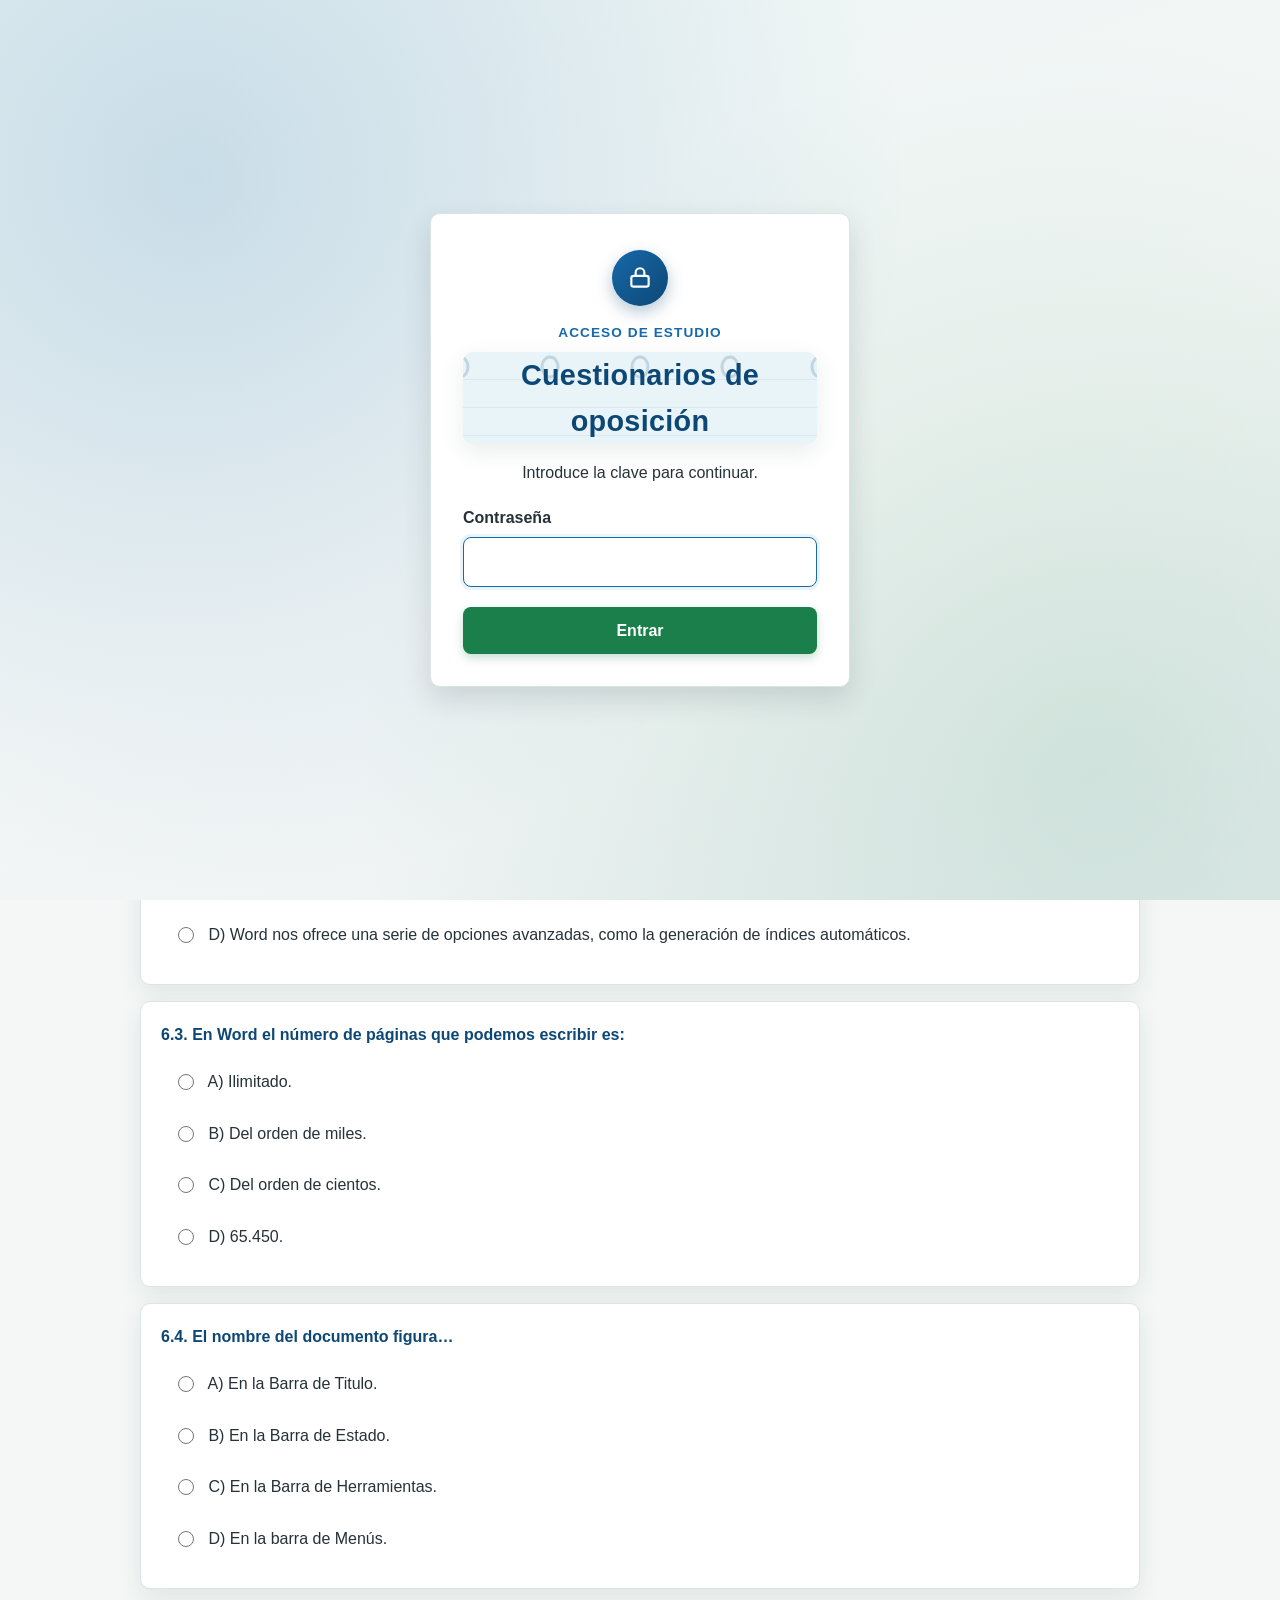
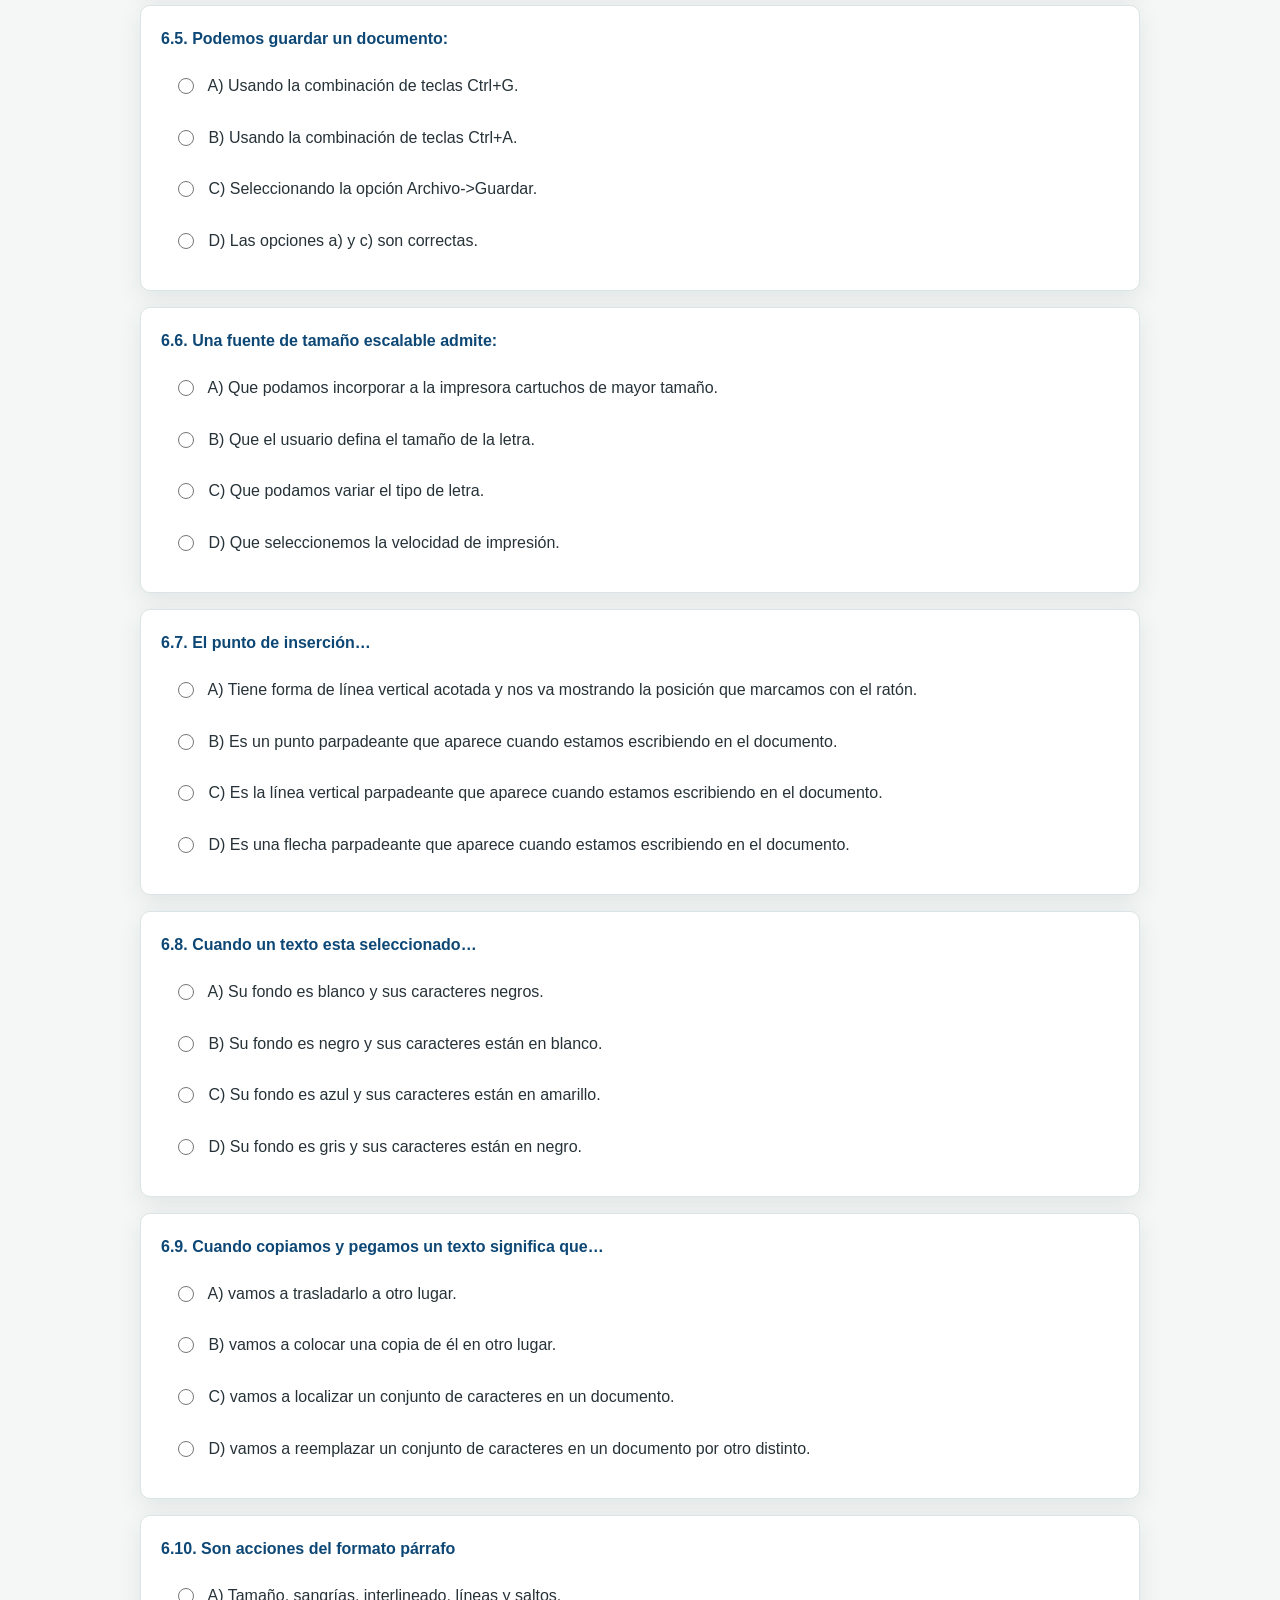
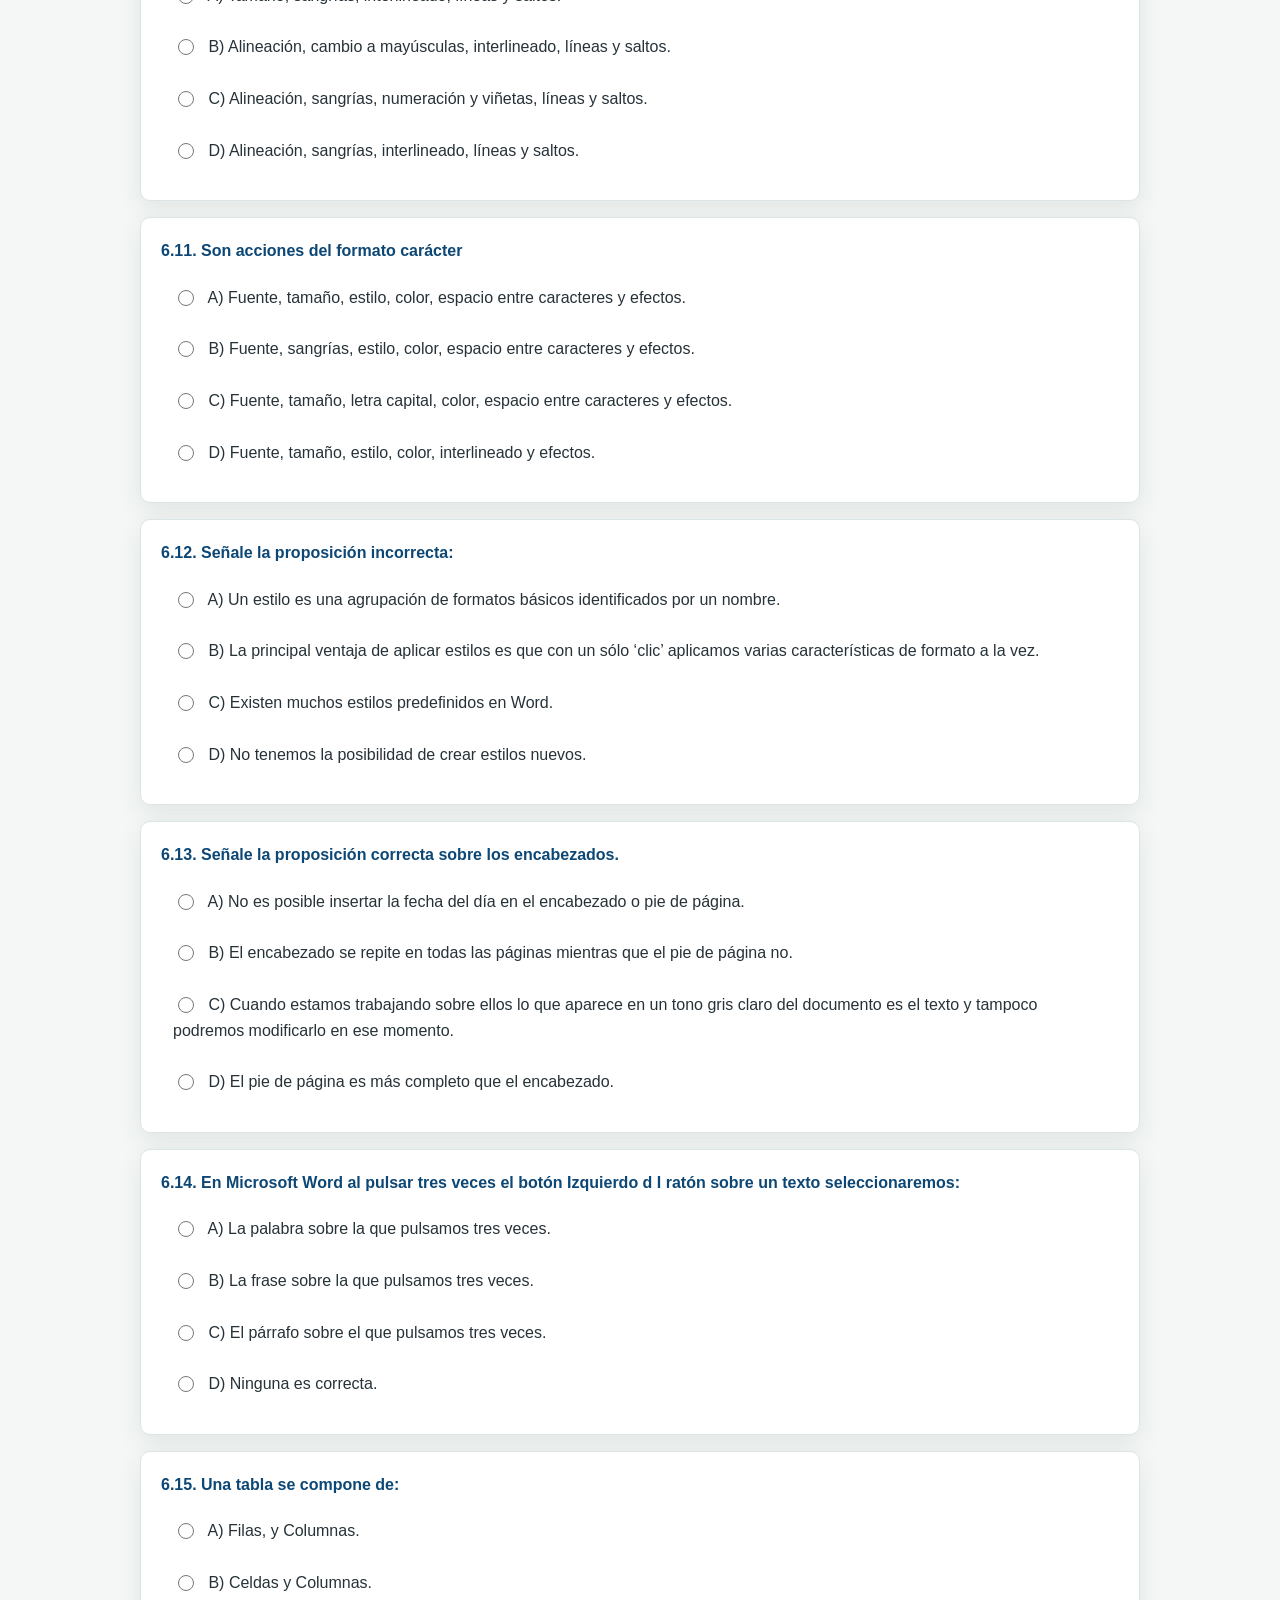
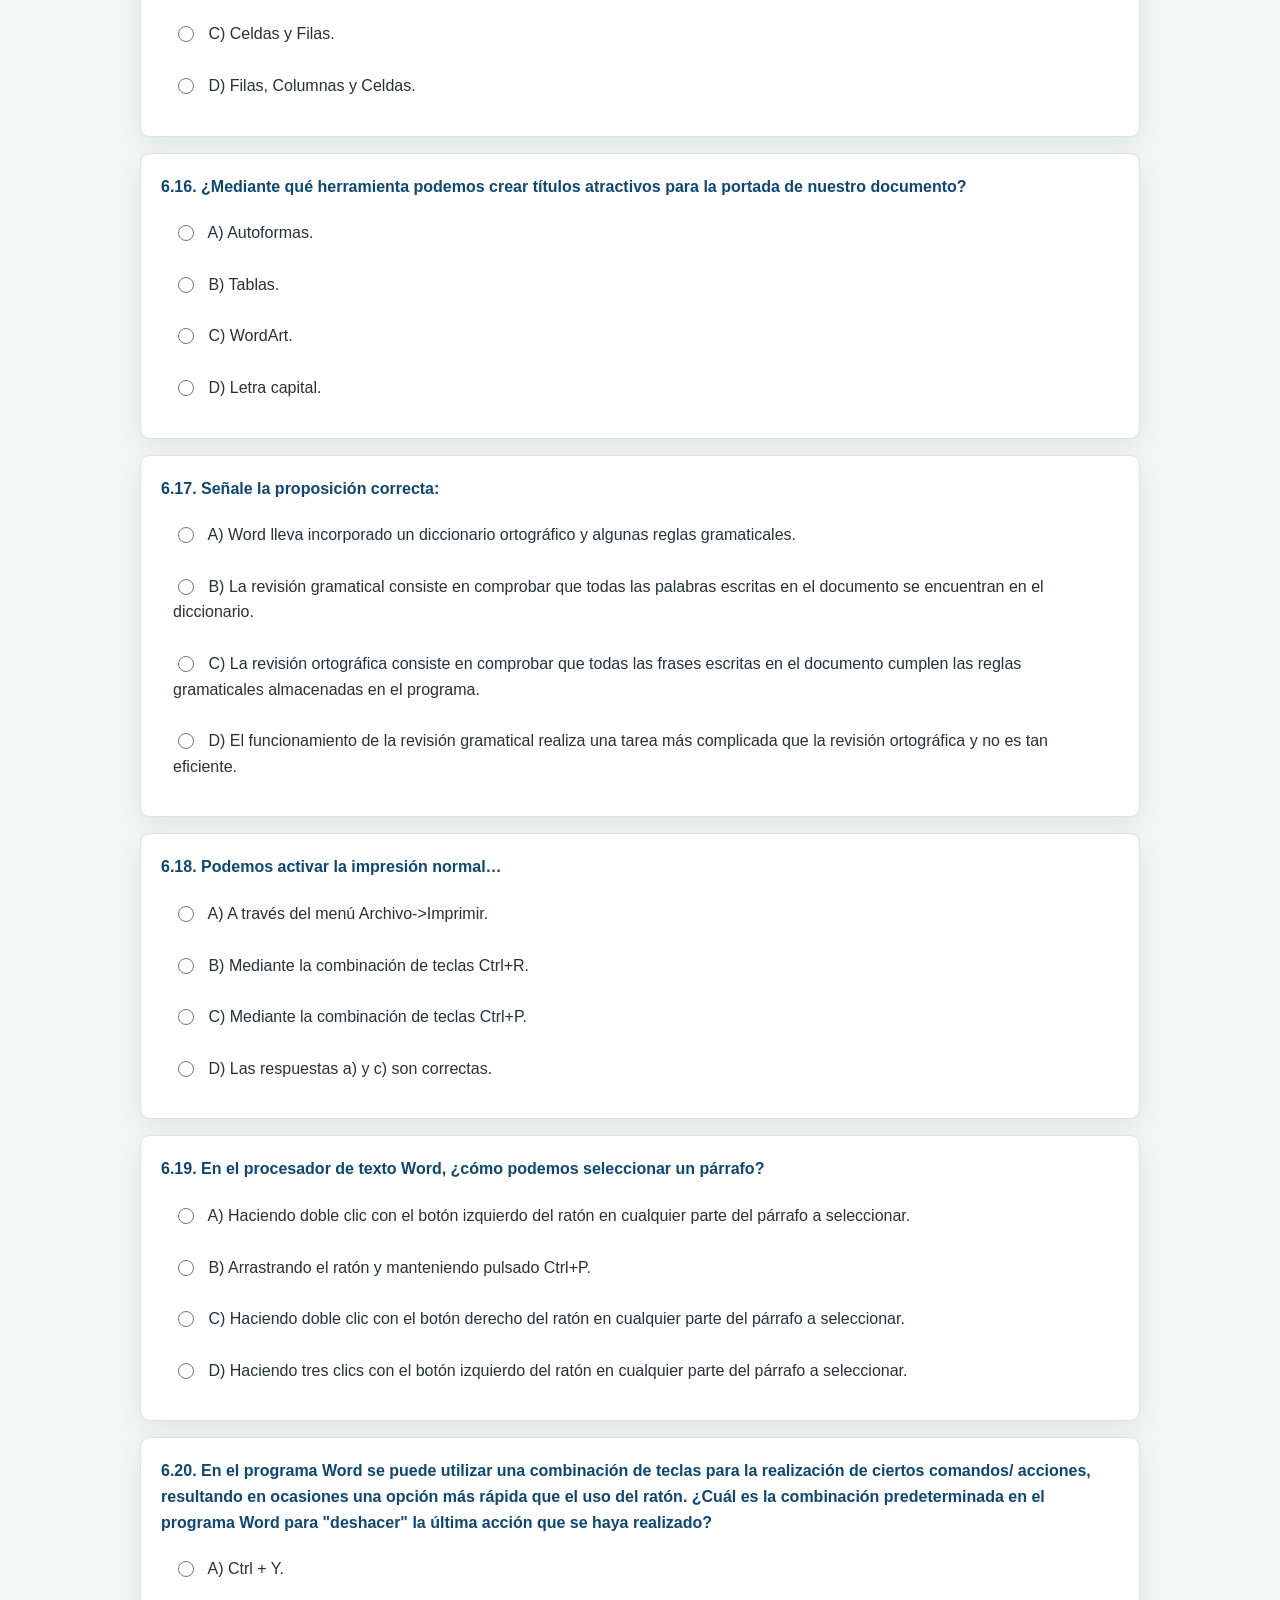
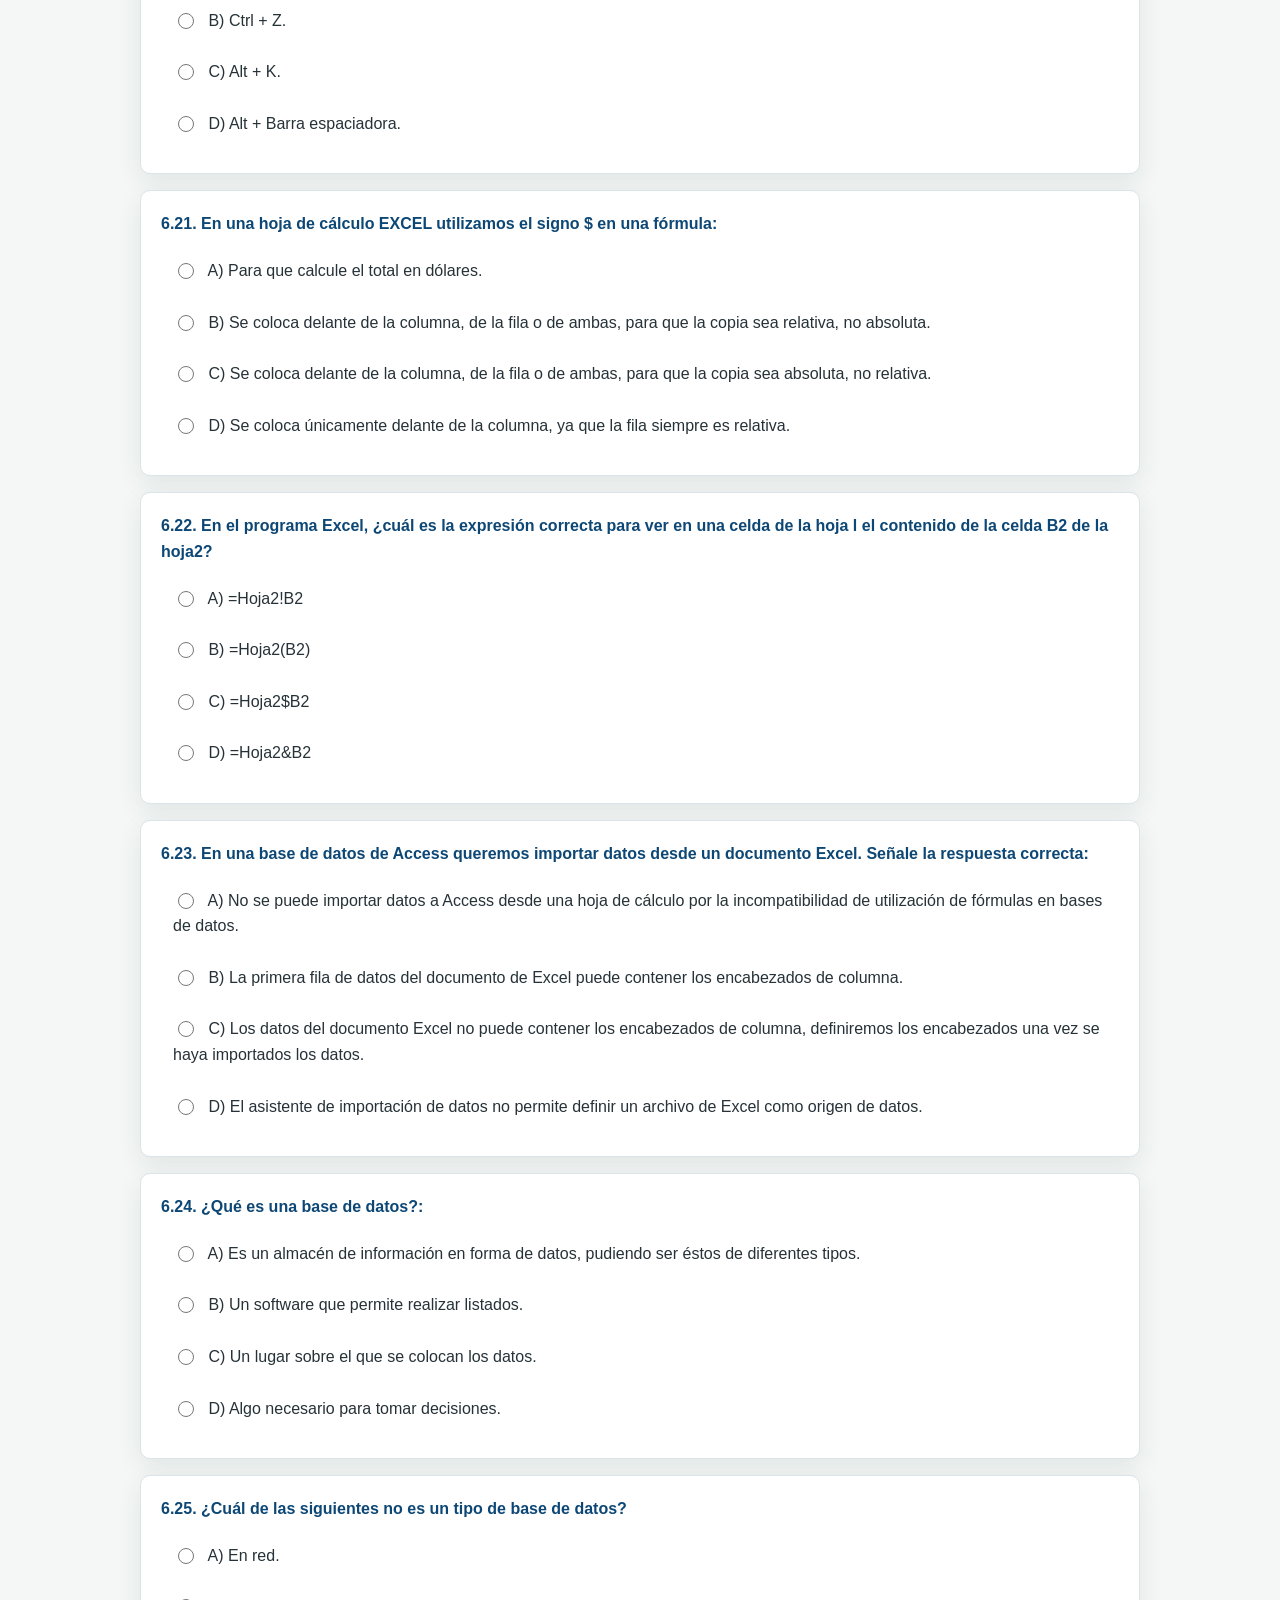
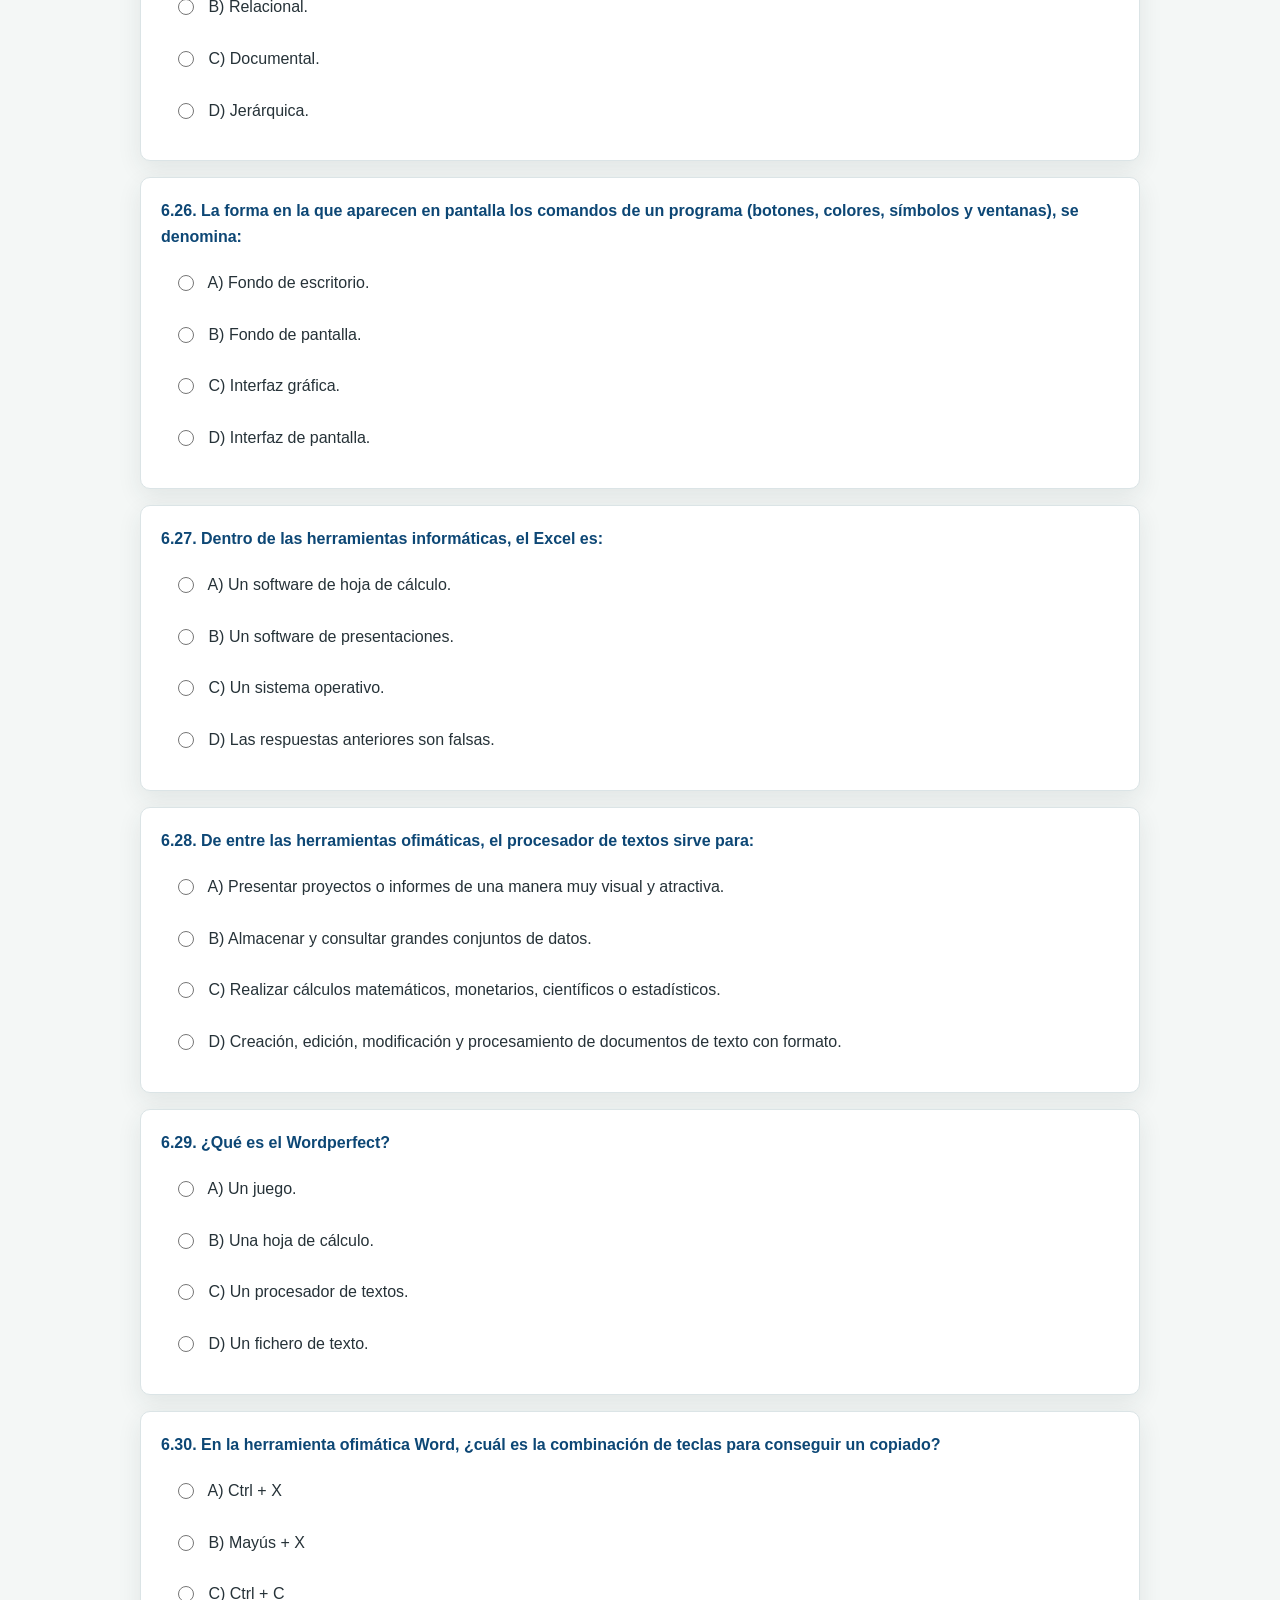
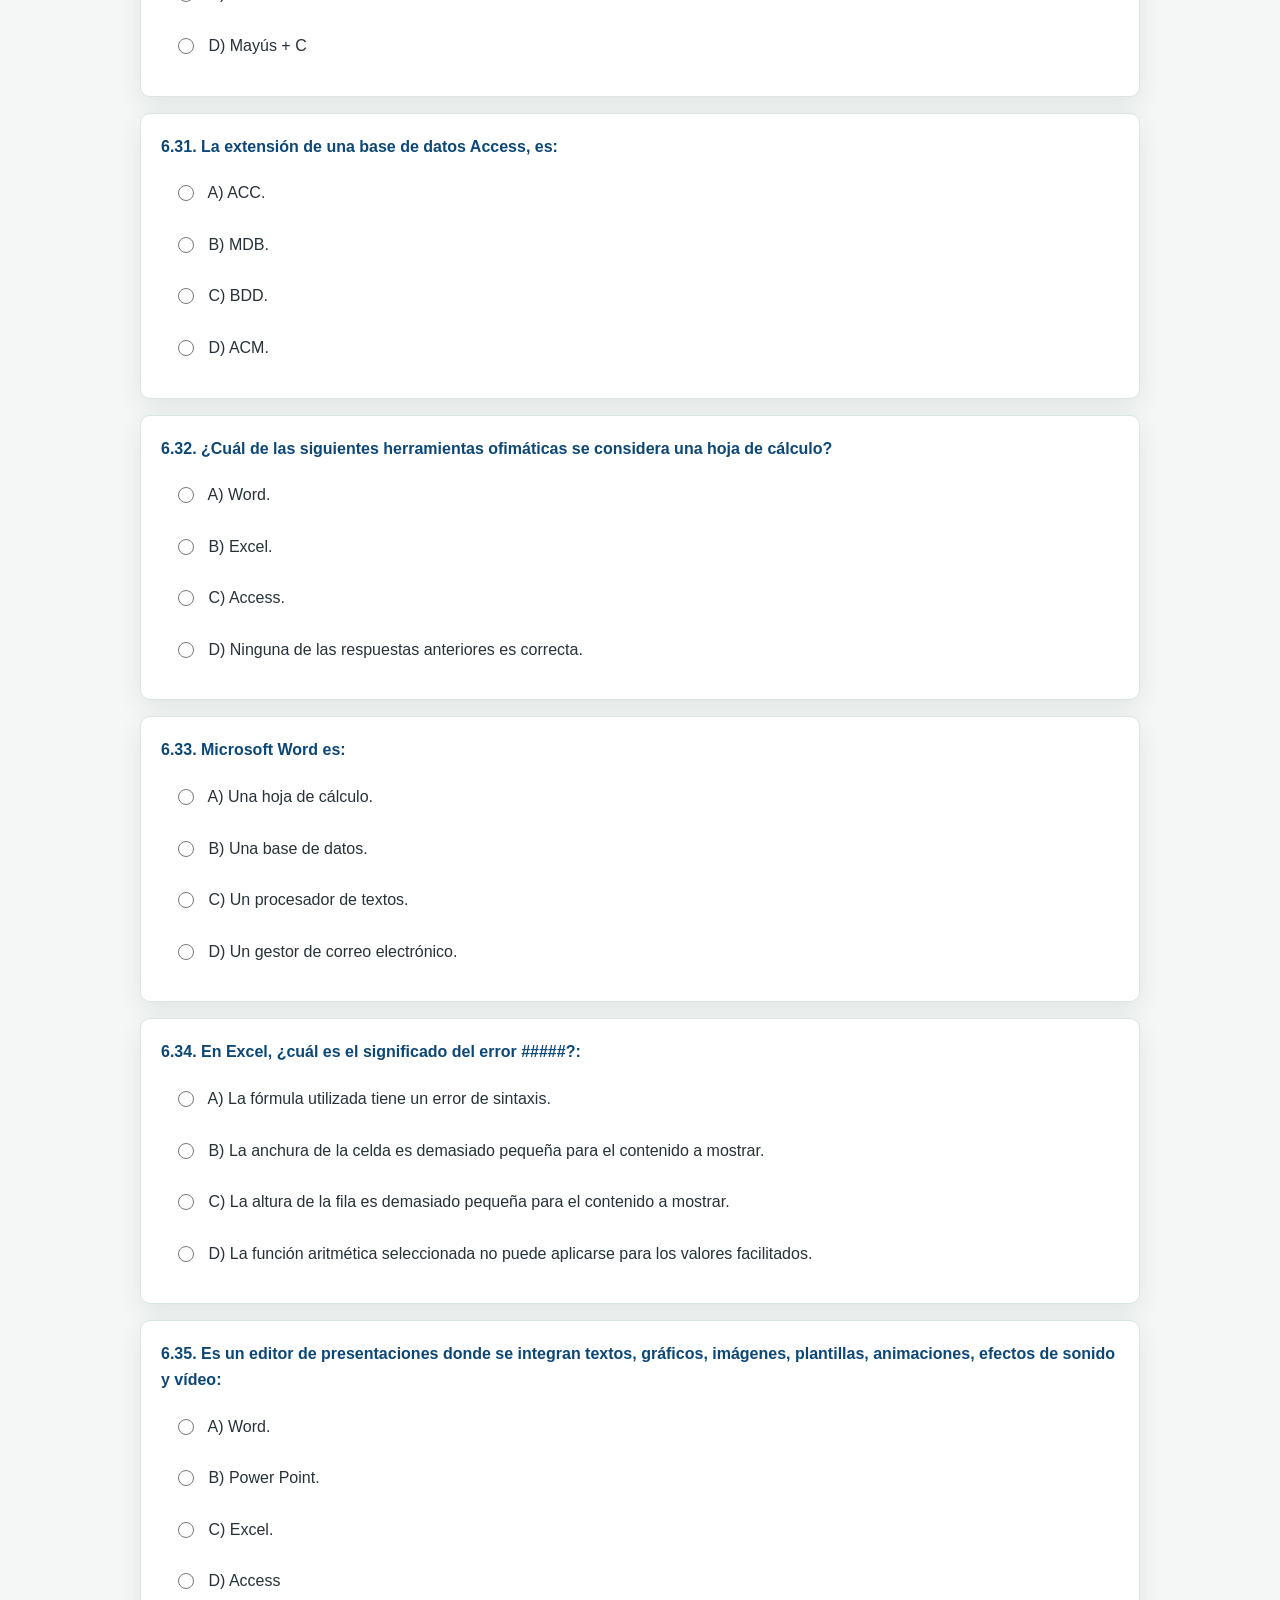
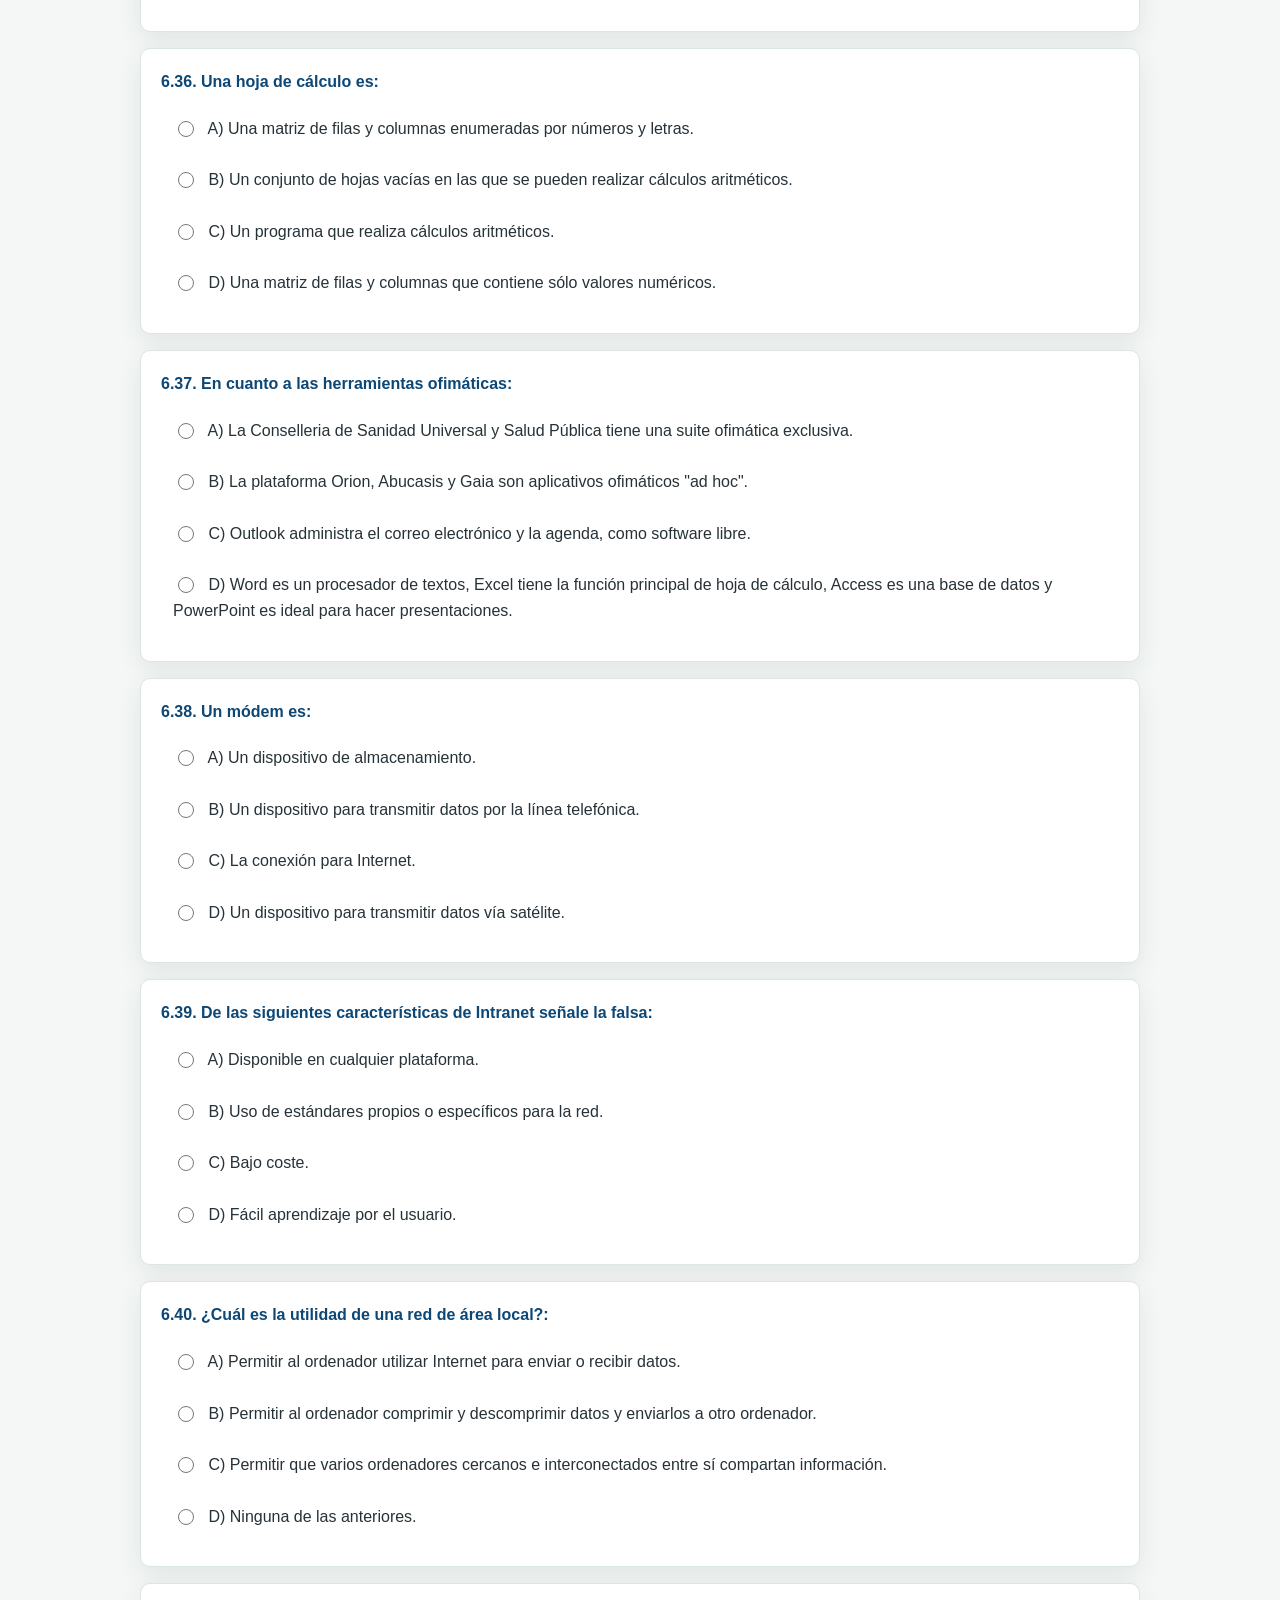
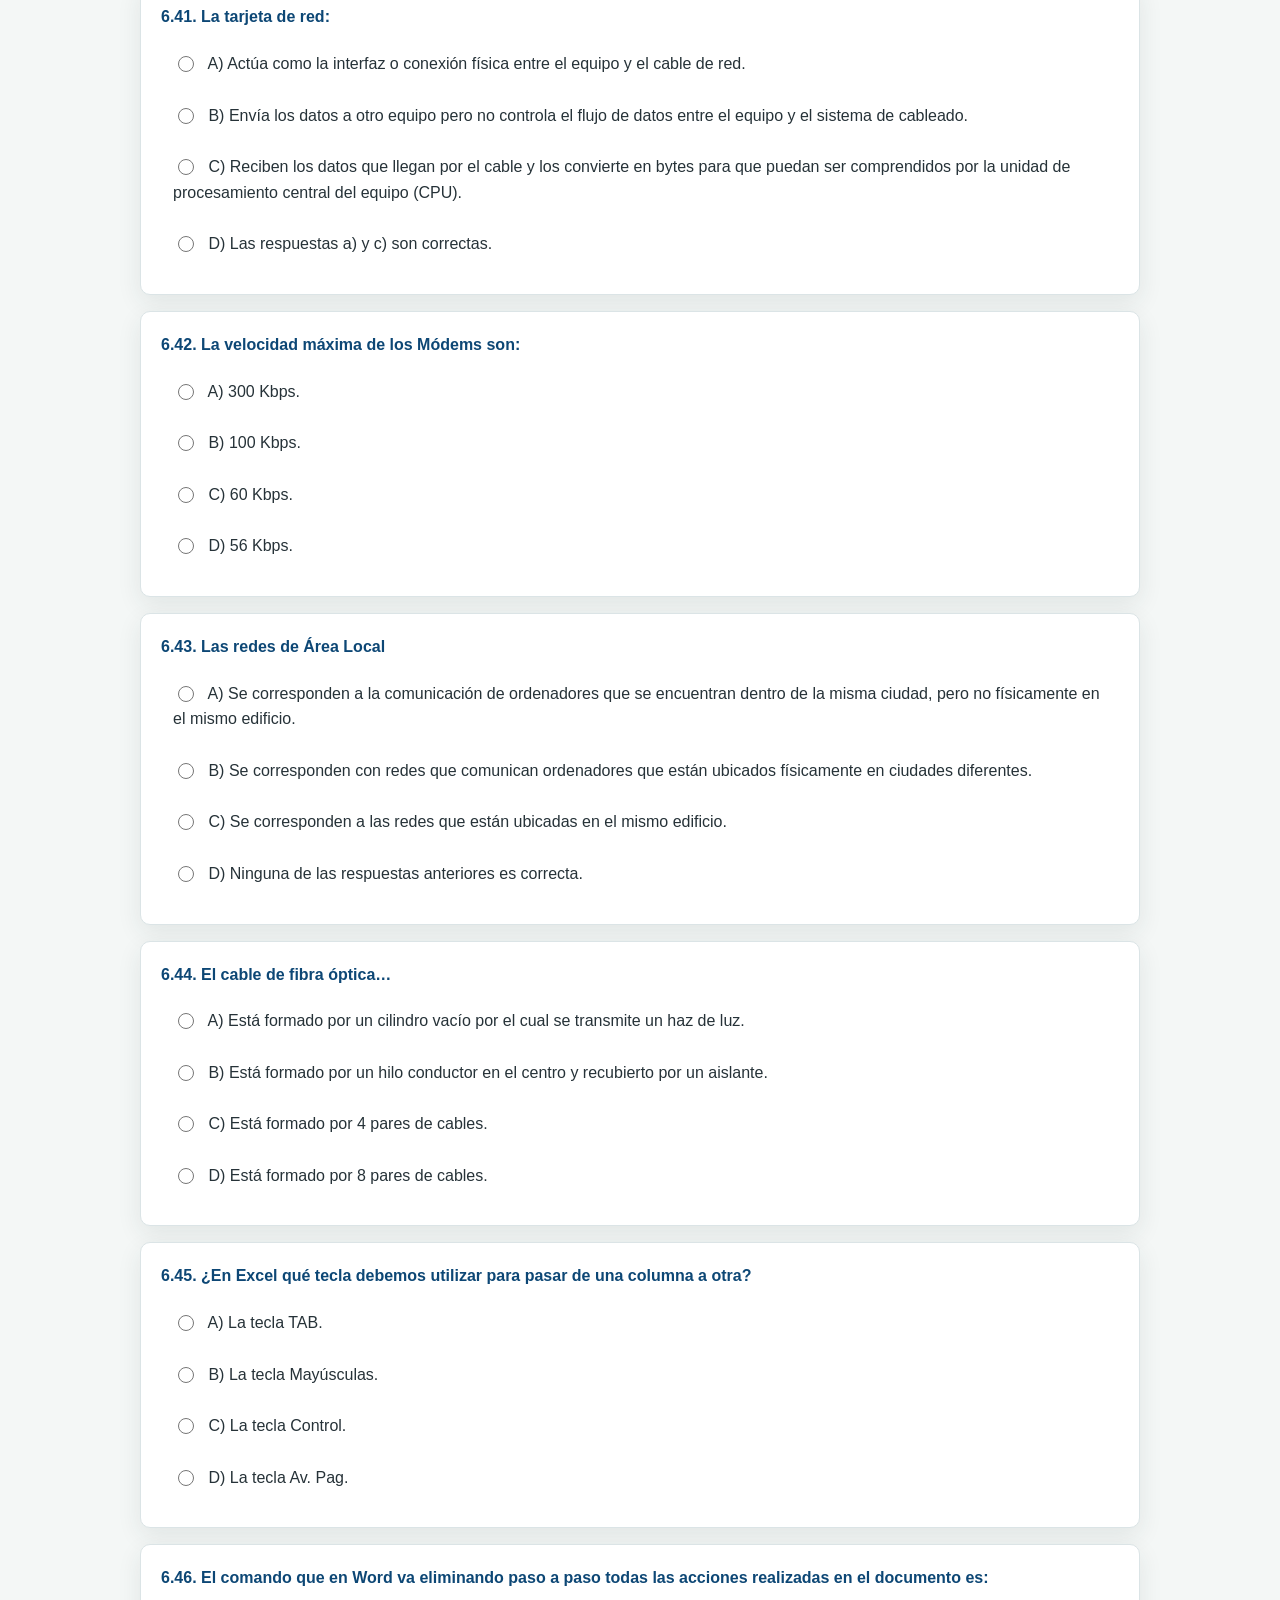
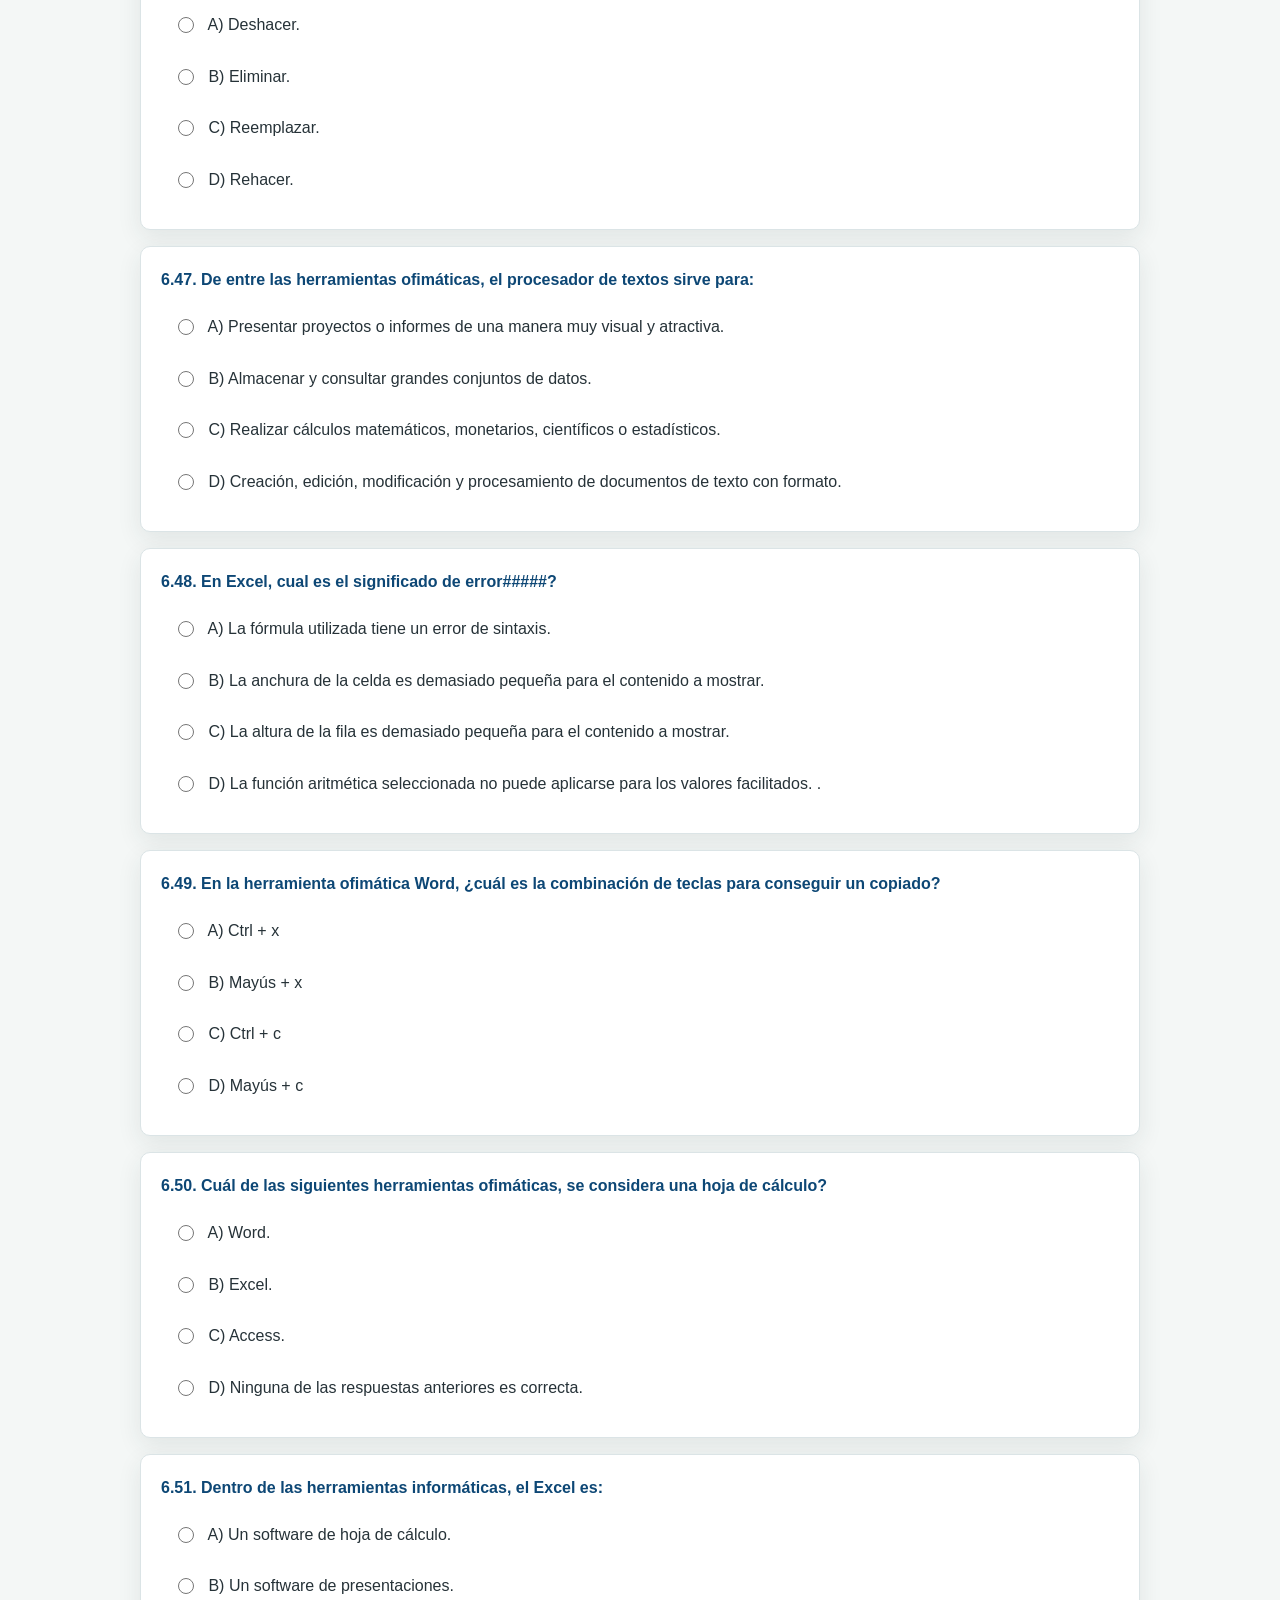
<file: assets/cuestionarios/informatica/informatica-t6.html>
<!doctype html>
<html lang="es">
  <head>
    <meta charset="UTF-8" />
    <meta name="viewport" content="width=device-width, initial-scale=1" />
    <title>Test Tema 6 - Informática</title>
    <link rel="stylesheet" href="../../../css/styles.css" />
  </head>
  <body class="quiz-page" data-quiz-id="informatica-t6">
    <a class="volver-indice" href="../../../index.html">Volver al índice</a>
    <h1>
      Test Tema 6 - Informática<br /><small
        >Centro de Estudios Albanta</small
      >
    </h1>

    <form id="quiz-form">
      <h2>6. Herramientas ofimáticas del puesto de trabajo. Tratamientos de texto. Hojas de cálculo. Internet y herramientas de colaboración</h2>

      <div class="pregunta" data-key="informatica_t6_1">
        <div class="titulo-pregunta">6.1. La ofimática se define como:</div>
        <ul class="opciones">
          <li>
            <label
              ><input type="radio" name="informatica_t6_1" value="a" />
              A) Una serie de aplicaciones muy útiles para automatizar procesos complejos Software Abierto.</label
            >
          </li>
          <li>
            <label
              ><input type="radio" name="informatica_t6_1" value="b" />
              B) Conjunto de técnicas informáticas que son utilizadas para hacer más fáciles los trabajos que se desarrollan en las oficinas.</label
            >
          </li>
          <li>
            <label
              ><input type="radio" name="informatica_t6_1" value="c" />
              C) Un software informático destinado a la creación y edición de documentos de texto.</label
            >
          </li>
          <li>
            <label
              ><input type="radio" name="informatica_t6_1" value="d" />
              D) Programas que han sido pensados y diseñados para gestionar grandes cantidades de datos, ordenando la información, clasificándola, gestionándola, haciendo cálculos, etc.</label
            >
          </li>
        </ul>
      </div>

      <div class="pregunta" data-key="informatica_t6_2">
        <div class="titulo-pregunta">6.2. Señale la proposición incorrecta:</div>
        <ul class="opciones">
          <li>
            <label
              ><input type="radio" name="informatica_t6_2" value="a" />
              A) Todos los procesadores de texto pueden trabajar con distintos formatos de párrafo.</label
            >
          </li>
          <li>
            <label
              ><input type="radio" name="informatica_t6_2" value="b" />
              B) Los procesadores de texto incorporan desde hace algunos años correctores automáticos de ortografía y gramática.</label
            >
          </li>
          <li>
            <label
              ><input type="radio" name="informatica_t6_2" value="c" />
              C) Word no permite combinar documentos a partir de orígenes de datos para rellenar información de documentos, enviar mailing masivos con la ayuda de un gestor de correo electrónico.</label
            >
          </li>
          <li>
            <label
              ><input type="radio" name="informatica_t6_2" value="d" />
              D) Word nos ofrece una serie de opciones avanzadas, como la generación de índices automáticos.</label
            >
          </li>
        </ul>
      </div>

      <div class="pregunta" data-key="informatica_t6_3">
        <div class="titulo-pregunta">6.3. En Word el número de páginas que podemos escribir es:</div>
        <ul class="opciones">
          <li>
            <label
              ><input type="radio" name="informatica_t6_3" value="a" />
              A) Ilimitado.</label
            >
          </li>
          <li>
            <label
              ><input type="radio" name="informatica_t6_3" value="b" />
              B) Del orden de miles.</label
            >
          </li>
          <li>
            <label
              ><input type="radio" name="informatica_t6_3" value="c" />
              C) Del orden de cientos.</label
            >
          </li>
          <li>
            <label
              ><input type="radio" name="informatica_t6_3" value="d" />
              D) 65.450.</label
            >
          </li>
        </ul>
      </div>

      <div class="pregunta" data-key="informatica_t6_4">
        <div class="titulo-pregunta">6.4. El nombre del documento figura…</div>
        <ul class="opciones">
          <li>
            <label
              ><input type="radio" name="informatica_t6_4" value="a" />
              A) En la Barra de Titulo.</label
            >
          </li>
          <li>
            <label
              ><input type="radio" name="informatica_t6_4" value="b" />
              B) En la Barra de Estado.</label
            >
          </li>
          <li>
            <label
              ><input type="radio" name="informatica_t6_4" value="c" />
              C) En la Barra de Herramientas.</label
            >
          </li>
          <li>
            <label
              ><input type="radio" name="informatica_t6_4" value="d" />
              D) En la barra de Menús.</label
            >
          </li>
        </ul>
      </div>

      <div class="pregunta" data-key="informatica_t6_5">
        <div class="titulo-pregunta">6.5. Podemos guardar un documento:</div>
        <ul class="opciones">
          <li>
            <label
              ><input type="radio" name="informatica_t6_5" value="a" />
              A) Usando la combinación de teclas Ctrl+G.</label
            >
          </li>
          <li>
            <label
              ><input type="radio" name="informatica_t6_5" value="b" />
              B) Usando la combinación de teclas Ctrl+A.</label
            >
          </li>
          <li>
            <label
              ><input type="radio" name="informatica_t6_5" value="c" />
              C) Seleccionando la opción Archivo-&gt;Guardar.</label
            >
          </li>
          <li>
            <label
              ><input type="radio" name="informatica_t6_5" value="d" />
              D) Las opciones a) y c) son correctas.</label
            >
          </li>
        </ul>
      </div>

      <div class="pregunta" data-key="informatica_t6_6">
        <div class="titulo-pregunta">6.6. Una fuente de tamaño escalable admite:</div>
        <ul class="opciones">
          <li>
            <label
              ><input type="radio" name="informatica_t6_6" value="a" />
              A) Que podamos incorporar a la impresora cartuchos de mayor tamaño.</label
            >
          </li>
          <li>
            <label
              ><input type="radio" name="informatica_t6_6" value="b" />
              B) Que el usuario defina el tamaño de la letra.</label
            >
          </li>
          <li>
            <label
              ><input type="radio" name="informatica_t6_6" value="c" />
              C) Que podamos variar el tipo de letra.</label
            >
          </li>
          <li>
            <label
              ><input type="radio" name="informatica_t6_6" value="d" />
              D) Que seleccionemos la velocidad de impresión.</label
            >
          </li>
        </ul>
      </div>

      <div class="pregunta" data-key="informatica_t6_7">
        <div class="titulo-pregunta">6.7. El punto de inserción…</div>
        <ul class="opciones">
          <li>
            <label
              ><input type="radio" name="informatica_t6_7" value="a" />
              A) Tiene forma de línea vertical acotada y nos va mostrando la posición que marcamos con el ratón.</label
            >
          </li>
          <li>
            <label
              ><input type="radio" name="informatica_t6_7" value="b" />
              B) Es un punto parpadeante que aparece cuando estamos escribiendo en el documento.</label
            >
          </li>
          <li>
            <label
              ><input type="radio" name="informatica_t6_7" value="c" />
              C) Es la línea vertical parpadeante que aparece cuando estamos escribiendo en el documento.</label
            >
          </li>
          <li>
            <label
              ><input type="radio" name="informatica_t6_7" value="d" />
              D) Es una flecha parpadeante que aparece cuando estamos escribiendo en el documento.</label
            >
          </li>
        </ul>
      </div>

      <div class="pregunta" data-key="informatica_t6_8">
        <div class="titulo-pregunta">6.8. Cuando un texto esta seleccionado…</div>
        <ul class="opciones">
          <li>
            <label
              ><input type="radio" name="informatica_t6_8" value="a" />
              A) Su fondo es blanco y sus caracteres negros.</label
            >
          </li>
          <li>
            <label
              ><input type="radio" name="informatica_t6_8" value="b" />
              B) Su fondo es negro y sus caracteres están en blanco.</label
            >
          </li>
          <li>
            <label
              ><input type="radio" name="informatica_t6_8" value="c" />
              C) Su fondo es azul y sus caracteres están en amarillo.</label
            >
          </li>
          <li>
            <label
              ><input type="radio" name="informatica_t6_8" value="d" />
              D) Su fondo es gris y sus caracteres están en negro.</label
            >
          </li>
        </ul>
      </div>

      <div class="pregunta" data-key="informatica_t6_9">
        <div class="titulo-pregunta">6.9. Cuando copiamos y pegamos un texto significa que…</div>
        <ul class="opciones">
          <li>
            <label
              ><input type="radio" name="informatica_t6_9" value="a" />
              A) vamos a trasladarlo a otro lugar.</label
            >
          </li>
          <li>
            <label
              ><input type="radio" name="informatica_t6_9" value="b" />
              B) vamos a colocar una copia de él en otro lugar.</label
            >
          </li>
          <li>
            <label
              ><input type="radio" name="informatica_t6_9" value="c" />
              C) vamos a localizar un conjunto de caracteres en un documento.</label
            >
          </li>
          <li>
            <label
              ><input type="radio" name="informatica_t6_9" value="d" />
              D) vamos a reemplazar un conjunto de caracteres en un documento por otro distinto.</label
            >
          </li>
        </ul>
      </div>

      <div class="pregunta" data-key="informatica_t6_10">
        <div class="titulo-pregunta">6.10. Son acciones del formato párrafo</div>
        <ul class="opciones">
          <li>
            <label
              ><input type="radio" name="informatica_t6_10" value="a" />
              A) Tamaño, sangrías, interlineado, líneas y saltos.</label
            >
          </li>
          <li>
            <label
              ><input type="radio" name="informatica_t6_10" value="b" />
              B) Alineación, cambio a mayúsculas, interlineado, líneas y saltos.</label
            >
          </li>
          <li>
            <label
              ><input type="radio" name="informatica_t6_10" value="c" />
              C) Alineación, sangrías, numeración y viñetas, líneas y saltos.</label
            >
          </li>
          <li>
            <label
              ><input type="radio" name="informatica_t6_10" value="d" />
              D) Alineación, sangrías, interlineado, líneas y saltos.</label
            >
          </li>
        </ul>
      </div>

      <div class="pregunta" data-key="informatica_t6_11">
        <div class="titulo-pregunta">6.11. Son acciones del formato carácter</div>
        <ul class="opciones">
          <li>
            <label
              ><input type="radio" name="informatica_t6_11" value="a" />
              A) Fuente, tamaño, estilo, color, espacio entre caracteres y efectos.</label
            >
          </li>
          <li>
            <label
              ><input type="radio" name="informatica_t6_11" value="b" />
              B) Fuente, sangrías, estilo, color, espacio entre caracteres y efectos.</label
            >
          </li>
          <li>
            <label
              ><input type="radio" name="informatica_t6_11" value="c" />
              C) Fuente, tamaño, letra capital, color, espacio entre caracteres y efectos.</label
            >
          </li>
          <li>
            <label
              ><input type="radio" name="informatica_t6_11" value="d" />
              D) Fuente, tamaño, estilo, color, interlineado y efectos.</label
            >
          </li>
        </ul>
      </div>

      <div class="pregunta" data-key="informatica_t6_12">
        <div class="titulo-pregunta">6.12. Señale la proposición incorrecta:</div>
        <ul class="opciones">
          <li>
            <label
              ><input type="radio" name="informatica_t6_12" value="a" />
              A) Un estilo es una agrupación de formatos básicos identificados por un nombre.</label
            >
          </li>
          <li>
            <label
              ><input type="radio" name="informatica_t6_12" value="b" />
              B) La principal ventaja de aplicar estilos es que con un sólo ‘clic’ aplicamos varias características de formato a la vez.</label
            >
          </li>
          <li>
            <label
              ><input type="radio" name="informatica_t6_12" value="c" />
              C) Existen muchos estilos predefinidos en Word.</label
            >
          </li>
          <li>
            <label
              ><input type="radio" name="informatica_t6_12" value="d" />
              D) No tenemos la posibilidad de crear estilos nuevos.</label
            >
          </li>
        </ul>
      </div>

      <div class="pregunta" data-key="informatica_t6_13">
        <div class="titulo-pregunta">6.13. Señale la proposición correcta sobre los encabezados.</div>
        <ul class="opciones">
          <li>
            <label
              ><input type="radio" name="informatica_t6_13" value="a" />
              A) No es posible insertar la fecha del día en el encabezado o pie de página.</label
            >
          </li>
          <li>
            <label
              ><input type="radio" name="informatica_t6_13" value="b" />
              B) El encabezado se repite en todas las páginas mientras que el pie de página no.</label
            >
          </li>
          <li>
            <label
              ><input type="radio" name="informatica_t6_13" value="c" />
              C) Cuando estamos trabajando sobre ellos lo que aparece en un tono gris claro del documento es el texto y tampoco podremos modificarlo en ese momento.</label
            >
          </li>
          <li>
            <label
              ><input type="radio" name="informatica_t6_13" value="d" />
              D) El pie de página es más completo que el encabezado.</label
            >
          </li>
        </ul>
      </div>

      <div class="pregunta" data-key="informatica_t6_14">
        <div class="titulo-pregunta">6.14. En Microsoft Word al pulsar tres veces el botón Izquierdo d I ratón sobre un texto seleccionaremos:</div>
        <ul class="opciones">
          <li>
            <label
              ><input type="radio" name="informatica_t6_14" value="a" />
              A) La palabra sobre la que pulsamos tres veces.</label
            >
          </li>
          <li>
            <label
              ><input type="radio" name="informatica_t6_14" value="b" />
              B) La frase sobre la que pulsamos tres veces.</label
            >
          </li>
          <li>
            <label
              ><input type="radio" name="informatica_t6_14" value="c" />
              C) El párrafo sobre el que pulsamos tres veces.</label
            >
          </li>
          <li>
            <label
              ><input type="radio" name="informatica_t6_14" value="d" />
              D) Ninguna es correcta.</label
            >
          </li>
        </ul>
      </div>

      <div class="pregunta" data-key="informatica_t6_15">
        <div class="titulo-pregunta">6.15. Una tabla se compone de:</div>
        <ul class="opciones">
          <li>
            <label
              ><input type="radio" name="informatica_t6_15" value="a" />
              A) Filas, y Columnas.</label
            >
          </li>
          <li>
            <label
              ><input type="radio" name="informatica_t6_15" value="b" />
              B) Celdas y Columnas.</label
            >
          </li>
          <li>
            <label
              ><input type="radio" name="informatica_t6_15" value="c" />
              C) Celdas y Filas.</label
            >
          </li>
          <li>
            <label
              ><input type="radio" name="informatica_t6_15" value="d" />
              D) Filas, Columnas y Celdas.</label
            >
          </li>
        </ul>
      </div>

      <div class="pregunta" data-key="informatica_t6_16">
        <div class="titulo-pregunta">6.16. ¿Mediante qué herramienta podemos crear títulos atractivos para la portada de nuestro documento?</div>
        <ul class="opciones">
          <li>
            <label
              ><input type="radio" name="informatica_t6_16" value="a" />
              A) Autoformas.</label
            >
          </li>
          <li>
            <label
              ><input type="radio" name="informatica_t6_16" value="b" />
              B) Tablas.</label
            >
          </li>
          <li>
            <label
              ><input type="radio" name="informatica_t6_16" value="c" />
              C) WordArt.</label
            >
          </li>
          <li>
            <label
              ><input type="radio" name="informatica_t6_16" value="d" />
              D) Letra capital.</label
            >
          </li>
        </ul>
      </div>

      <div class="pregunta" data-key="informatica_t6_17">
        <div class="titulo-pregunta">6.17. Señale la proposición correcta:</div>
        <ul class="opciones">
          <li>
            <label
              ><input type="radio" name="informatica_t6_17" value="a" />
              A) Word lleva incorporado un diccionario ortográfico y algunas reglas gramaticales.</label
            >
          </li>
          <li>
            <label
              ><input type="radio" name="informatica_t6_17" value="b" />
              B) La revisión gramatical consiste en comprobar que todas las palabras escritas en el documento se encuentran en el diccionario.</label
            >
          </li>
          <li>
            <label
              ><input type="radio" name="informatica_t6_17" value="c" />
              C) La revisión ortográfica consiste en comprobar que todas las frases escritas en el documento cumplen las reglas gramaticales almacenadas en el programa.</label
            >
          </li>
          <li>
            <label
              ><input type="radio" name="informatica_t6_17" value="d" />
              D) El funcionamiento de la revisión gramatical realiza una tarea más complicada que la revisión ortográfica y no es tan eficiente.</label
            >
          </li>
        </ul>
      </div>

      <div class="pregunta" data-key="informatica_t6_18">
        <div class="titulo-pregunta">6.18. Podemos activar la impresión normal…</div>
        <ul class="opciones">
          <li>
            <label
              ><input type="radio" name="informatica_t6_18" value="a" />
              A) A través del menú Archivo-&gt;Imprimir.</label
            >
          </li>
          <li>
            <label
              ><input type="radio" name="informatica_t6_18" value="b" />
              B) Mediante la combinación de teclas Ctrl+R.</label
            >
          </li>
          <li>
            <label
              ><input type="radio" name="informatica_t6_18" value="c" />
              C) Mediante la combinación de teclas Ctrl+P.</label
            >
          </li>
          <li>
            <label
              ><input type="radio" name="informatica_t6_18" value="d" />
              D) Las respuestas a) y c) son correctas.</label
            >
          </li>
        </ul>
      </div>

      <div class="pregunta" data-key="informatica_t6_19">
        <div class="titulo-pregunta">6.19. En el procesador de texto Word, ¿cómo podemos seleccionar un párrafo?</div>
        <ul class="opciones">
          <li>
            <label
              ><input type="radio" name="informatica_t6_19" value="a" />
              A) Haciendo doble clic con el botón izquierdo del ratón en cualquier parte del párrafo a seleccionar.</label
            >
          </li>
          <li>
            <label
              ><input type="radio" name="informatica_t6_19" value="b" />
              B) Arrastrando el ratón y manteniendo pulsado Ctrl+P.</label
            >
          </li>
          <li>
            <label
              ><input type="radio" name="informatica_t6_19" value="c" />
              C) Haciendo doble clic con el botón derecho del ratón en cualquier parte del párrafo a seleccionar.</label
            >
          </li>
          <li>
            <label
              ><input type="radio" name="informatica_t6_19" value="d" />
              D) Haciendo tres clics con el botón izquierdo del ratón en cualquier parte del párrafo a seleccionar.</label
            >
          </li>
        </ul>
      </div>

      <div class="pregunta" data-key="informatica_t6_20">
        <div class="titulo-pregunta">6.20. En el programa Word se puede utilizar una combinación de teclas para la realización de ciertos comandos/ acciones, resultando en ocasiones una opción más rápida que el uso del ratón. ¿Cuál es la combinación predeterminada en el programa Word para "deshacer" la última acción que se haya realizado?</div>
        <ul class="opciones">
          <li>
            <label
              ><input type="radio" name="informatica_t6_20" value="a" />
              A) Ctrl + Y.</label
            >
          </li>
          <li>
            <label
              ><input type="radio" name="informatica_t6_20" value="b" />
              B) Ctrl + Z.</label
            >
          </li>
          <li>
            <label
              ><input type="radio" name="informatica_t6_20" value="c" />
              C) Alt + K.</label
            >
          </li>
          <li>
            <label
              ><input type="radio" name="informatica_t6_20" value="d" />
              D) Alt + Barra espaciadora.</label
            >
          </li>
        </ul>
      </div>

      <div class="pregunta" data-key="informatica_t6_21">
        <div class="titulo-pregunta">6.21. En una hoja de cálculo EXCEL utilizamos el signo $ en una fórmula:</div>
        <ul class="opciones">
          <li>
            <label
              ><input type="radio" name="informatica_t6_21" value="a" />
              A) Para que calcule el total en dólares.</label
            >
          </li>
          <li>
            <label
              ><input type="radio" name="informatica_t6_21" value="b" />
              B) Se coloca delante de la columna, de la fila o de ambas, para que la copia sea relativa, no absoluta.</label
            >
          </li>
          <li>
            <label
              ><input type="radio" name="informatica_t6_21" value="c" />
              C) Se coloca delante de la columna, de la fila o de ambas, para que la copia sea absoluta, no relativa.</label
            >
          </li>
          <li>
            <label
              ><input type="radio" name="informatica_t6_21" value="d" />
              D) Se coloca únicamente delante de la columna, ya que la fila siempre es relativa.</label
            >
          </li>
        </ul>
      </div>

      <div class="pregunta" data-key="informatica_t6_22">
        <div class="titulo-pregunta">6.22. En el programa Excel, ¿cuál es la expresión correcta para ver en una celda de la hoja l el contenido de la celda B2 de la hoja2?</div>
        <ul class="opciones">
          <li>
            <label
              ><input type="radio" name="informatica_t6_22" value="a" />
              A) =Hoja2!B2</label
            >
          </li>
          <li>
            <label
              ><input type="radio" name="informatica_t6_22" value="b" />
              B) =Hoja2(B2)</label
            >
          </li>
          <li>
            <label
              ><input type="radio" name="informatica_t6_22" value="c" />
              C) =Hoja2$B2</label
            >
          </li>
          <li>
            <label
              ><input type="radio" name="informatica_t6_22" value="d" />
              D) =Hoja2&amp;B2</label
            >
          </li>
        </ul>
      </div>

      <div class="pregunta" data-key="informatica_t6_23">
        <div class="titulo-pregunta">6.23. En una base de datos de Access queremos importar datos desde un documento Excel. Señale la respuesta correcta:</div>
        <ul class="opciones">
          <li>
            <label
              ><input type="radio" name="informatica_t6_23" value="a" />
              A) No se puede importar datos a Access desde una hoja de cálculo por la incompatibilidad de utilización de fórmulas en bases de datos.</label
            >
          </li>
          <li>
            <label
              ><input type="radio" name="informatica_t6_23" value="b" />
              B) La primera fila de datos del documento de Excel puede contener los encabezados de columna.</label
            >
          </li>
          <li>
            <label
              ><input type="radio" name="informatica_t6_23" value="c" />
              C) Los datos del documento Excel no puede contener los encabezados de columna, definiremos los encabezados una vez se haya importados los datos.</label
            >
          </li>
          <li>
            <label
              ><input type="radio" name="informatica_t6_23" value="d" />
              D) El asistente de importación de datos no permite definir un archivo de Excel como origen de datos.</label
            >
          </li>
        </ul>
      </div>

      <div class="pregunta" data-key="informatica_t6_24">
        <div class="titulo-pregunta">6.24. ¿Qué es una base de datos?:</div>
        <ul class="opciones">
          <li>
            <label
              ><input type="radio" name="informatica_t6_24" value="a" />
              A) Es un almacén de información en forma de datos, pudiendo ser éstos de diferentes tipos.</label
            >
          </li>
          <li>
            <label
              ><input type="radio" name="informatica_t6_24" value="b" />
              B) Un software que permite realizar listados.</label
            >
          </li>
          <li>
            <label
              ><input type="radio" name="informatica_t6_24" value="c" />
              C) Un lugar sobre el que se colocan los datos.</label
            >
          </li>
          <li>
            <label
              ><input type="radio" name="informatica_t6_24" value="d" />
              D) Algo necesario para tomar decisiones.</label
            >
          </li>
        </ul>
      </div>

      <div class="pregunta" data-key="informatica_t6_25">
        <div class="titulo-pregunta">6.25. ¿Cuál de las siguientes no es un tipo de base de datos?</div>
        <ul class="opciones">
          <li>
            <label
              ><input type="radio" name="informatica_t6_25" value="a" />
              A) En red.</label
            >
          </li>
          <li>
            <label
              ><input type="radio" name="informatica_t6_25" value="b" />
              B) Relacional.</label
            >
          </li>
          <li>
            <label
              ><input type="radio" name="informatica_t6_25" value="c" />
              C) Documental.</label
            >
          </li>
          <li>
            <label
              ><input type="radio" name="informatica_t6_25" value="d" />
              D) Jerárquica.</label
            >
          </li>
        </ul>
      </div>

      <div class="pregunta" data-key="informatica_t6_26">
        <div class="titulo-pregunta">6.26. La forma en la que aparecen en pantalla los comandos de un programa (botones, colores, símbolos y ventanas), se denomina:</div>
        <ul class="opciones">
          <li>
            <label
              ><input type="radio" name="informatica_t6_26" value="a" />
              A) Fondo de escritorio.</label
            >
          </li>
          <li>
            <label
              ><input type="radio" name="informatica_t6_26" value="b" />
              B) Fondo de pantalla.</label
            >
          </li>
          <li>
            <label
              ><input type="radio" name="informatica_t6_26" value="c" />
              C) Interfaz gráfica.</label
            >
          </li>
          <li>
            <label
              ><input type="radio" name="informatica_t6_26" value="d" />
              D) Interfaz de pantalla.</label
            >
          </li>
        </ul>
      </div>

      <div class="pregunta" data-key="informatica_t6_27">
        <div class="titulo-pregunta">6.27. Dentro de las herramientas informáticas, el Excel es:</div>
        <ul class="opciones">
          <li>
            <label
              ><input type="radio" name="informatica_t6_27" value="a" />
              A) Un software de hoja de cálculo.</label
            >
          </li>
          <li>
            <label
              ><input type="radio" name="informatica_t6_27" value="b" />
              B) Un software de presentaciones.</label
            >
          </li>
          <li>
            <label
              ><input type="radio" name="informatica_t6_27" value="c" />
              C) Un sistema operativo.</label
            >
          </li>
          <li>
            <label
              ><input type="radio" name="informatica_t6_27" value="d" />
              D) Las respuestas anteriores son falsas.</label
            >
          </li>
        </ul>
      </div>

      <div class="pregunta" data-key="informatica_t6_28">
        <div class="titulo-pregunta">6.28. De entre las herramientas ofimáticas, el procesador de textos sirve para:</div>
        <ul class="opciones">
          <li>
            <label
              ><input type="radio" name="informatica_t6_28" value="a" />
              A) Presentar proyectos o informes de una manera muy visual y atractiva.</label
            >
          </li>
          <li>
            <label
              ><input type="radio" name="informatica_t6_28" value="b" />
              B) Almacenar y consultar grandes conjuntos de datos.</label
            >
          </li>
          <li>
            <label
              ><input type="radio" name="informatica_t6_28" value="c" />
              C) Realizar cálculos matemáticos, monetarios, científicos o estadísticos.</label
            >
          </li>
          <li>
            <label
              ><input type="radio" name="informatica_t6_28" value="d" />
              D) Creación, edición, modificación y procesamiento de documentos de texto con formato.</label
            >
          </li>
        </ul>
      </div>

      <div class="pregunta" data-key="informatica_t6_29">
        <div class="titulo-pregunta">6.29. ¿Qué es el Wordperfect?</div>
        <ul class="opciones">
          <li>
            <label
              ><input type="radio" name="informatica_t6_29" value="a" />
              A) Un juego.</label
            >
          </li>
          <li>
            <label
              ><input type="radio" name="informatica_t6_29" value="b" />
              B) Una hoja de cálculo.</label
            >
          </li>
          <li>
            <label
              ><input type="radio" name="informatica_t6_29" value="c" />
              C) Un procesador de textos.</label
            >
          </li>
          <li>
            <label
              ><input type="radio" name="informatica_t6_29" value="d" />
              D) Un fichero de texto.</label
            >
          </li>
        </ul>
      </div>

      <div class="pregunta" data-key="informatica_t6_30">
        <div class="titulo-pregunta">6.30. En la herramienta ofimática Word, ¿cuál es la combinación de teclas para conseguir un copiado?</div>
        <ul class="opciones">
          <li>
            <label
              ><input type="radio" name="informatica_t6_30" value="a" />
              A) Ctrl + X</label
            >
          </li>
          <li>
            <label
              ><input type="radio" name="informatica_t6_30" value="b" />
              B) Mayús + X</label
            >
          </li>
          <li>
            <label
              ><input type="radio" name="informatica_t6_30" value="c" />
              C) Ctrl + C</label
            >
          </li>
          <li>
            <label
              ><input type="radio" name="informatica_t6_30" value="d" />
              D) Mayús + C</label
            >
          </li>
        </ul>
      </div>

      <div class="pregunta" data-key="informatica_t6_31">
        <div class="titulo-pregunta">6.31. La extensión de una base de datos Access, es:</div>
        <ul class="opciones">
          <li>
            <label
              ><input type="radio" name="informatica_t6_31" value="a" />
              A) ACC.</label
            >
          </li>
          <li>
            <label
              ><input type="radio" name="informatica_t6_31" value="b" />
              B) MDB.</label
            >
          </li>
          <li>
            <label
              ><input type="radio" name="informatica_t6_31" value="c" />
              C) BDD.</label
            >
          </li>
          <li>
            <label
              ><input type="radio" name="informatica_t6_31" value="d" />
              D) ACM.</label
            >
          </li>
        </ul>
      </div>

      <div class="pregunta" data-key="informatica_t6_32">
        <div class="titulo-pregunta">6.32. ¿Cuál de las siguientes herramientas ofimáticas se considera una hoja de cálculo?</div>
        <ul class="opciones">
          <li>
            <label
              ><input type="radio" name="informatica_t6_32" value="a" />
              A) Word.</label
            >
          </li>
          <li>
            <label
              ><input type="radio" name="informatica_t6_32" value="b" />
              B) Excel.</label
            >
          </li>
          <li>
            <label
              ><input type="radio" name="informatica_t6_32" value="c" />
              C) Access.</label
            >
          </li>
          <li>
            <label
              ><input type="radio" name="informatica_t6_32" value="d" />
              D) Ninguna de las respuestas anteriores es correcta.</label
            >
          </li>
        </ul>
      </div>

      <div class="pregunta" data-key="informatica_t6_33">
        <div class="titulo-pregunta">6.33. Microsoft Word es:</div>
        <ul class="opciones">
          <li>
            <label
              ><input type="radio" name="informatica_t6_33" value="a" />
              A) Una hoja de cálculo.</label
            >
          </li>
          <li>
            <label
              ><input type="radio" name="informatica_t6_33" value="b" />
              B) Una base de datos.</label
            >
          </li>
          <li>
            <label
              ><input type="radio" name="informatica_t6_33" value="c" />
              C) Un procesador de textos.</label
            >
          </li>
          <li>
            <label
              ><input type="radio" name="informatica_t6_33" value="d" />
              D) Un gestor de correo electrónico.</label
            >
          </li>
        </ul>
      </div>

      <div class="pregunta" data-key="informatica_t6_34">
        <div class="titulo-pregunta">6.34. En Excel, ¿cuál es el significado del error #####?:</div>
        <ul class="opciones">
          <li>
            <label
              ><input type="radio" name="informatica_t6_34" value="a" />
              A) La fórmula utilizada tiene un error de sintaxis.</label
            >
          </li>
          <li>
            <label
              ><input type="radio" name="informatica_t6_34" value="b" />
              B) La anchura de la celda es demasiado pequeña para el contenido a mostrar.</label
            >
          </li>
          <li>
            <label
              ><input type="radio" name="informatica_t6_34" value="c" />
              C) La altura de la fila es demasiado pequeña para el contenido a mostrar.</label
            >
          </li>
          <li>
            <label
              ><input type="radio" name="informatica_t6_34" value="d" />
              D) La función aritmética seleccionada no puede aplicarse para los valores facilitados.</label
            >
          </li>
        </ul>
      </div>

      <div class="pregunta" data-key="informatica_t6_35">
        <div class="titulo-pregunta">6.35. Es un editor de presentaciones donde se integran textos, gráficos, imágenes, plantillas, animaciones, efectos de sonido y vídeo:</div>
        <ul class="opciones">
          <li>
            <label
              ><input type="radio" name="informatica_t6_35" value="a" />
              A) Word.</label
            >
          </li>
          <li>
            <label
              ><input type="radio" name="informatica_t6_35" value="b" />
              B) Power Point.</label
            >
          </li>
          <li>
            <label
              ><input type="radio" name="informatica_t6_35" value="c" />
              C) Excel.</label
            >
          </li>
          <li>
            <label
              ><input type="radio" name="informatica_t6_35" value="d" />
              D) Access</label
            >
          </li>
        </ul>
      </div>

      <div class="pregunta" data-key="informatica_t6_36">
        <div class="titulo-pregunta">6.36. Una hoja de cálculo es:</div>
        <ul class="opciones">
          <li>
            <label
              ><input type="radio" name="informatica_t6_36" value="a" />
              A) Una matriz de filas y columnas enumeradas por números y letras.</label
            >
          </li>
          <li>
            <label
              ><input type="radio" name="informatica_t6_36" value="b" />
              B) Un conjunto de hojas vacías en las que se pueden realizar cálculos aritméticos.</label
            >
          </li>
          <li>
            <label
              ><input type="radio" name="informatica_t6_36" value="c" />
              C) Un programa que realiza cálculos aritméticos.</label
            >
          </li>
          <li>
            <label
              ><input type="radio" name="informatica_t6_36" value="d" />
              D) Una matriz de filas y columnas que contiene sólo valores numéricos.</label
            >
          </li>
        </ul>
      </div>

      <div class="pregunta" data-key="informatica_t6_37">
        <div class="titulo-pregunta">6.37. En cuanto a las herramientas ofimáticas:</div>
        <ul class="opciones">
          <li>
            <label
              ><input type="radio" name="informatica_t6_37" value="a" />
              A) La Conselleria de Sanidad Universal y Salud Pública tiene una suite ofimática exclusiva.</label
            >
          </li>
          <li>
            <label
              ><input type="radio" name="informatica_t6_37" value="b" />
              B) La plataforma Orion, Abucasis y Gaia son aplicativos ofimáticos "ad hoc".</label
            >
          </li>
          <li>
            <label
              ><input type="radio" name="informatica_t6_37" value="c" />
              C) Outlook administra el correo electrónico y la agenda, como software libre.</label
            >
          </li>
          <li>
            <label
              ><input type="radio" name="informatica_t6_37" value="d" />
              D) Word es un procesador de textos, Excel tiene la función principal de hoja de cálculo, Access es una base de datos y PowerPoint es ideal para hacer presentaciones.</label
            >
          </li>
        </ul>
      </div>

      <div class="pregunta" data-key="informatica_t6_38">
        <div class="titulo-pregunta">6.38. Un módem es:</div>
        <ul class="opciones">
          <li>
            <label
              ><input type="radio" name="informatica_t6_38" value="a" />
              A) Un dispositivo de almacenamiento.</label
            >
          </li>
          <li>
            <label
              ><input type="radio" name="informatica_t6_38" value="b" />
              B) Un dispositivo para transmitir datos por la línea telefónica.</label
            >
          </li>
          <li>
            <label
              ><input type="radio" name="informatica_t6_38" value="c" />
              C) La conexión para Internet.</label
            >
          </li>
          <li>
            <label
              ><input type="radio" name="informatica_t6_38" value="d" />
              D) Un dispositivo para transmitir datos vía satélite.</label
            >
          </li>
        </ul>
      </div>

      <div class="pregunta" data-key="informatica_t6_39">
        <div class="titulo-pregunta">6.39. De las siguientes características de Intranet señale la falsa:</div>
        <ul class="opciones">
          <li>
            <label
              ><input type="radio" name="informatica_t6_39" value="a" />
              A) Disponible en cualquier plataforma.</label
            >
          </li>
          <li>
            <label
              ><input type="radio" name="informatica_t6_39" value="b" />
              B) Uso de estándares propios o específicos para la red.</label
            >
          </li>
          <li>
            <label
              ><input type="radio" name="informatica_t6_39" value="c" />
              C) Bajo coste.</label
            >
          </li>
          <li>
            <label
              ><input type="radio" name="informatica_t6_39" value="d" />
              D) Fácil aprendizaje por el usuario.</label
            >
          </li>
        </ul>
      </div>

      <div class="pregunta" data-key="informatica_t6_40">
        <div class="titulo-pregunta">6.40. ¿Cuál es la utilidad de una red de área local?:</div>
        <ul class="opciones">
          <li>
            <label
              ><input type="radio" name="informatica_t6_40" value="a" />
              A) Permitir al ordenador utilizar Internet para enviar o recibir datos.</label
            >
          </li>
          <li>
            <label
              ><input type="radio" name="informatica_t6_40" value="b" />
              B) Permitir al ordenador comprimir y descomprimir datos y enviarlos a otro ordenador.</label
            >
          </li>
          <li>
            <label
              ><input type="radio" name="informatica_t6_40" value="c" />
              C) Permitir que varios ordenadores cercanos e interconectados entre sí compartan información.</label
            >
          </li>
          <li>
            <label
              ><input type="radio" name="informatica_t6_40" value="d" />
              D) Ninguna de las anteriores.</label
            >
          </li>
        </ul>
      </div>

      <div class="pregunta" data-key="informatica_t6_41">
        <div class="titulo-pregunta">6.41. La tarjeta de red:</div>
        <ul class="opciones">
          <li>
            <label
              ><input type="radio" name="informatica_t6_41" value="a" />
              A) Actúa como la interfaz o conexión física entre el equipo y el cable de red.</label
            >
          </li>
          <li>
            <label
              ><input type="radio" name="informatica_t6_41" value="b" />
              B) Envía los datos a otro equipo pero no controla el flujo de datos entre el equipo y el sistema de cableado.</label
            >
          </li>
          <li>
            <label
              ><input type="radio" name="informatica_t6_41" value="c" />
              C) Reciben los datos que llegan por el cable y los convierte en bytes para que puedan ser comprendidos por la unidad de procesamiento central del equipo (CPU).</label
            >
          </li>
          <li>
            <label
              ><input type="radio" name="informatica_t6_41" value="d" />
              D) Las respuestas a) y c) son correctas.</label
            >
          </li>
        </ul>
      </div>

      <div class="pregunta" data-key="informatica_t6_42">
        <div class="titulo-pregunta">6.42. La velocidad máxima de los Módems son:</div>
        <ul class="opciones">
          <li>
            <label
              ><input type="radio" name="informatica_t6_42" value="a" />
              A) 300 Kbps.</label
            >
          </li>
          <li>
            <label
              ><input type="radio" name="informatica_t6_42" value="b" />
              B) 100 Kbps.</label
            >
          </li>
          <li>
            <label
              ><input type="radio" name="informatica_t6_42" value="c" />
              C) 60 Kbps.</label
            >
          </li>
          <li>
            <label
              ><input type="radio" name="informatica_t6_42" value="d" />
              D) 56 Kbps.</label
            >
          </li>
        </ul>
      </div>

      <div class="pregunta" data-key="informatica_t6_43">
        <div class="titulo-pregunta">6.43. Las redes de Área Local</div>
        <ul class="opciones">
          <li>
            <label
              ><input type="radio" name="informatica_t6_43" value="a" />
              A) Se corresponden a la comunicación de ordenadores que se encuentran dentro de la misma ciudad, pero no físicamente en el mismo edificio.</label
            >
          </li>
          <li>
            <label
              ><input type="radio" name="informatica_t6_43" value="b" />
              B) Se corresponden con redes que comunican ordenadores que están ubicados físicamente en ciudades diferentes.</label
            >
          </li>
          <li>
            <label
              ><input type="radio" name="informatica_t6_43" value="c" />
              C) Se corresponden a las redes que están ubicadas en el mismo edificio.</label
            >
          </li>
          <li>
            <label
              ><input type="radio" name="informatica_t6_43" value="d" />
              D) Ninguna de las respuestas anteriores es correcta.</label
            >
          </li>
        </ul>
      </div>

      <div class="pregunta" data-key="informatica_t6_44">
        <div class="titulo-pregunta">6.44. El cable de fibra óptica…</div>
        <ul class="opciones">
          <li>
            <label
              ><input type="radio" name="informatica_t6_44" value="a" />
              A) Está formado por un cilindro vacío por el cual se transmite un haz de luz.</label
            >
          </li>
          <li>
            <label
              ><input type="radio" name="informatica_t6_44" value="b" />
              B) Está formado por un hilo conductor en el centro y recubierto por un aislante.</label
            >
          </li>
          <li>
            <label
              ><input type="radio" name="informatica_t6_44" value="c" />
              C) Está formado por 4 pares de cables.</label
            >
          </li>
          <li>
            <label
              ><input type="radio" name="informatica_t6_44" value="d" />
              D) Está formado por 8 pares de cables.</label
            >
          </li>
        </ul>
      </div>

      <div class="pregunta" data-key="informatica_t6_45">
        <div class="titulo-pregunta">6.45. ¿En Excel qué tecla debemos utilizar para pasar de una columna a otra?</div>
        <ul class="opciones">
          <li>
            <label
              ><input type="radio" name="informatica_t6_45" value="a" />
              A) La tecla TAB.</label
            >
          </li>
          <li>
            <label
              ><input type="radio" name="informatica_t6_45" value="b" />
              B) La tecla Mayúsculas.</label
            >
          </li>
          <li>
            <label
              ><input type="radio" name="informatica_t6_45" value="c" />
              C) La tecla Control.</label
            >
          </li>
          <li>
            <label
              ><input type="radio" name="informatica_t6_45" value="d" />
              D) La tecla Av. Pag.</label
            >
          </li>
        </ul>
      </div>

      <div class="pregunta" data-key="informatica_t6_46">
        <div class="titulo-pregunta">6.46. El comando que en Word va eliminando paso a paso todas las acciones realizadas en el documento es:</div>
        <ul class="opciones">
          <li>
            <label
              ><input type="radio" name="informatica_t6_46" value="a" />
              A) Deshacer.</label
            >
          </li>
          <li>
            <label
              ><input type="radio" name="informatica_t6_46" value="b" />
              B) Eliminar.</label
            >
          </li>
          <li>
            <label
              ><input type="radio" name="informatica_t6_46" value="c" />
              C) Reemplazar.</label
            >
          </li>
          <li>
            <label
              ><input type="radio" name="informatica_t6_46" value="d" />
              D) Rehacer.</label
            >
          </li>
        </ul>
      </div>

      <div class="pregunta" data-key="informatica_t6_47">
        <div class="titulo-pregunta">6.47. De entre las herramientas ofimáticas, el procesador de textos sirve para:</div>
        <ul class="opciones">
          <li>
            <label
              ><input type="radio" name="informatica_t6_47" value="a" />
              A) Presentar proyectos o informes de una manera muy visual y atractiva.</label
            >
          </li>
          <li>
            <label
              ><input type="radio" name="informatica_t6_47" value="b" />
              B) Almacenar y consultar grandes conjuntos de datos.</label
            >
          </li>
          <li>
            <label
              ><input type="radio" name="informatica_t6_47" value="c" />
              C) Realizar cálculos matemáticos, monetarios, científicos o estadísticos.</label
            >
          </li>
          <li>
            <label
              ><input type="radio" name="informatica_t6_47" value="d" />
              D) Creación, edición, modificación y procesamiento de documentos de texto con formato.</label
            >
          </li>
        </ul>
      </div>

      <div class="pregunta" data-key="informatica_t6_48">
        <div class="titulo-pregunta">6.48. En Excel, cual es el significado de error#####?</div>
        <ul class="opciones">
          <li>
            <label
              ><input type="radio" name="informatica_t6_48" value="a" />
              A) La fórmula utilizada tiene un error de sintaxis.</label
            >
          </li>
          <li>
            <label
              ><input type="radio" name="informatica_t6_48" value="b" />
              B) La anchura de la celda es demasiado pequeña para el contenido a mostrar.</label
            >
          </li>
          <li>
            <label
              ><input type="radio" name="informatica_t6_48" value="c" />
              C) La altura de la fila es demasiado pequeña para el contenido a mostrar.</label
            >
          </li>
          <li>
            <label
              ><input type="radio" name="informatica_t6_48" value="d" />
              D) La función aritmética seleccionada no puede aplicarse para los valores facilitados. .</label
            >
          </li>
        </ul>
      </div>

      <div class="pregunta" data-key="informatica_t6_49">
        <div class="titulo-pregunta">6.49. En la herramienta ofimática Word, ¿cuál es la combinación de teclas para conseguir un copiado?</div>
        <ul class="opciones">
          <li>
            <label
              ><input type="radio" name="informatica_t6_49" value="a" />
              A) Ctrl + x</label
            >
          </li>
          <li>
            <label
              ><input type="radio" name="informatica_t6_49" value="b" />
              B) Mayús + x</label
            >
          </li>
          <li>
            <label
              ><input type="radio" name="informatica_t6_49" value="c" />
              C) Ctrl + c</label
            >
          </li>
          <li>
            <label
              ><input type="radio" name="informatica_t6_49" value="d" />
              D) Mayús + c</label
            >
          </li>
        </ul>
      </div>

      <div class="pregunta" data-key="informatica_t6_50">
        <div class="titulo-pregunta">6.50. Cuál de las siguientes herramientas ofimáticas, se considera una hoja de cálculo?</div>
        <ul class="opciones">
          <li>
            <label
              ><input type="radio" name="informatica_t6_50" value="a" />
              A) Word.</label
            >
          </li>
          <li>
            <label
              ><input type="radio" name="informatica_t6_50" value="b" />
              B) Excel.</label
            >
          </li>
          <li>
            <label
              ><input type="radio" name="informatica_t6_50" value="c" />
              C) Access.</label
            >
          </li>
          <li>
            <label
              ><input type="radio" name="informatica_t6_50" value="d" />
              D) Ninguna de las respuestas anteriores es correcta.</label
            >
          </li>
        </ul>
      </div>

      <div class="pregunta" data-key="informatica_t6_51">
        <div class="titulo-pregunta">6.51. Dentro de las herramientas informáticas, el Excel es:</div>
        <ul class="opciones">
          <li>
            <label
              ><input type="radio" name="informatica_t6_51" value="a" />
              A) Un software de hoja de cálculo.</label
            >
          </li>
          <li>
            <label
              ><input type="radio" name="informatica_t6_51" value="b" />
              B) Un software de presentaciones.</label
            >
          </li>
          <li>
            <label
              ><input type="radio" name="informatica_t6_51" value="c" />
              C) Un sistema operativo.</label
            >
          </li>
          <li>
            <label
              ><input type="radio" name="informatica_t6_51" value="d" />
              D) Las respuestas anteriores son falsas.</label
            >
          </li>
        </ul>
      </div>

      <div class="pregunta" data-key="informatica_t6_52">
        <div class="titulo-pregunta">6.52. Microsoft Word es un programa informático orientado a:</div>
        <ul class="opciones">
          <li>
            <label
              ><input type="radio" name="informatica_t6_52" value="a" />
              A) Hoja de cálculo.</label
            >
          </li>
          <li>
            <label
              ><input type="radio" name="informatica_t6_52" value="b" />
              B) Procesador de texto.</label
            >
          </li>
          <li>
            <label
              ><input type="radio" name="informatica_t6_52" value="c" />
              C) Base de datos.</label
            >
          </li>
          <li>
            <label
              ><input type="radio" name="informatica_t6_52" value="d" />
              D) ninguna de las respuestas anteriores es correcta.</label
            >
          </li>
        </ul>
      </div>

      <div class="pregunta" data-key="informatica_t6_53">
        <div class="titulo-pregunta">6.53. Si desea imprimir un documento Word, cuál de los siguientes métodos abreviados (tecla o combinación de teclas) debería utilizar.</div>
        <ul class="opciones">
          <li>
            <label
              ><input type="radio" name="informatica_t6_53" value="a" />
              A) Ctrl+l</label
            >
          </li>
          <li>
            <label
              ><input type="radio" name="informatica_t6_53" value="b" />
              B) Alt+l</label
            >
          </li>
          <li>
            <label
              ><input type="radio" name="informatica_t6_53" value="c" />
              C) Ctrl+P</label
            >
          </li>
          <li>
            <label
              ><input type="radio" name="informatica_t6_53" value="d" />
              D) Alt+F7</label
            >
          </li>
        </ul>
      </div>

      <div class="pregunta" data-key="informatica_t6_54">
        <div class="titulo-pregunta">6.54. Trabajando en una hoja de cálculo Excel nos encontramos que en una celda aparecen los símbolos siguientes###### ¿que indica?.</div>
        <ul class="opciones">
          <li>
            <label
              ><input type="radio" name="informatica_t6_54" value="a" />
              A) Que hemos escrito una fórmula incorrecta.</label
            >
          </li>
          <li>
            <label
              ><input type="radio" name="informatica_t6_54" value="b" />
              B) Que la celda está protegida.</label
            >
          </li>
          <li>
            <label
              ><input type="radio" name="informatica_t6_54" value="c" />
              C) Que el número no se puede visualizar debido al ancho insuficiente de la columna.</label
            >
          </li>
          <li>
            <label
              ><input type="radio" name="informatica_t6_54" value="d" />
              D) Que la celda está bloqueada.</label
            >
          </li>
        </ul>
      </div>

      <div class="pregunta" data-key="informatica_t6_55">
        <div class="titulo-pregunta">6.55. En Word la combinación de teclas Ctrl + E permite.</div>
        <ul class="opciones">
          <li>
            <label
              ><input type="radio" name="informatica_t6_55" value="a" />
              A) Copiar el texto seleccionado.</label
            >
          </li>
          <li>
            <label
              ><input type="radio" name="informatica_t6_55" value="b" />
              B) Imprimir el texto seleccionado.</label
            >
          </li>
          <li>
            <label
              ><input type="radio" name="informatica_t6_55" value="c" />
              C) Seleccionar todo.</label
            >
          </li>
          <li>
            <label
              ><input type="radio" name="informatica_t6_55" value="d" />
              D) Situar el cursor al final del documento.</label
            >
          </li>
        </ul>
      </div>

      <div class="pregunta" data-key="informatica_t6_56">
        <div class="titulo-pregunta">6.56. Microsoft Access es.</div>
        <ul class="opciones">
          <li>
            <label
              ><input type="radio" name="informatica_t6_56" value="a" />
              A) Un gestor de correo electrónico.</label
            >
          </li>
          <li>
            <label
              ><input type="radio" name="informatica_t6_56" value="b" />
              B) Un procesador de textos.</label
            >
          </li>
          <li>
            <label
              ><input type="radio" name="informatica_t6_56" value="c" />
              C) Una hoja de cálculo.</label
            >
          </li>
          <li>
            <label
              ><input type="radio" name="informatica_t6_56" value="d" />
              D) Gestor de base de datos.</label
            >
          </li>
        </ul>
      </div>

      <div class="pregunta" data-key="informatica_t6_57">
        <div class="titulo-pregunta">6.57. Cuándo en una celda de Excel queremos poner una función para realizar una operación, lo primero que debemos escribir es:</div>
        <ul class="opciones">
          <li>
            <label
              ><input type="radio" name="informatica_t6_57" value="a" />
              A) Un igual.</label
            >
          </li>
          <li>
            <label
              ><input type="radio" name="informatica_t6_57" value="b" />
              B) La celda donde va el resultado de la operación.</label
            >
          </li>
          <li>
            <label
              ><input type="radio" name="informatica_t6_57" value="c" />
              C) La función.</label
            >
          </li>
          <li>
            <label
              ><input type="radio" name="informatica_t6_57" value="d" />
              D) Una celda de dónde sacamos un dato de la función a realizar.</label
            >
          </li>
        </ul>
      </div>

      <div class="pregunta" data-key="informatica_t6_58">
        <div class="titulo-pregunta">6.58. En el programa Word se puede utilizar una combinación de teclas para la realización de ciertos comandos/acciones, resultando en ocasiones una opción más rápida que el uso del ratón. ¿Cuál es la combinación predeterminada en el programa Word para "deshacer" la última acción que se haya realizado?</div>
        <ul class="opciones">
          <li>
            <label
              ><input type="radio" name="informatica_t6_58" value="a" />
              A) Ctrl+Y</label
            >
          </li>
          <li>
            <label
              ><input type="radio" name="informatica_t6_58" value="b" />
              B) Ctrl+Z</label
            >
          </li>
          <li>
            <label
              ><input type="radio" name="informatica_t6_58" value="c" />
              C) Alt+K</label
            >
          </li>
          <li>
            <label
              ><input type="radio" name="informatica_t6_58" value="d" />
              D) Alt + Barra espaciadora.</label
            >
          </li>
        </ul>
      </div>

      <div class="pregunta" data-key="informatica_t6_59">
        <div class="titulo-pregunta">6.59. En lo referente a la sintaxis en el programa Microsoft Excel, ¿cuál de las siguientes indicará que la posición de la celda es relativa en la columna A y absoluta en la fila 1?</div>
        <ul class="opciones">
          <li>
            <label
              ><input type="radio" name="informatica_t6_59" value="a" />
              A) A1.</label
            >
          </li>
          <li>
            <label
              ><input type="radio" name="informatica_t6_59" value="b" />
              B) $A1.</label
            >
          </li>
          <li>
            <label
              ><input type="radio" name="informatica_t6_59" value="c" />
              C) A$1.</label
            >
          </li>
          <li>
            <label
              ><input type="radio" name="informatica_t6_59" value="d" />
              D) $A$1.</label
            >
          </li>
        </ul>
      </div>
    </form>

    <div class="botones-container">
      <div id="resultado"></div>
      <button type="button" id="btn-continuar" hidden>
        Continuar cuestionario
      </button>
      <button type="button" id="btn-corregir">Corregir examen</button>
      <button type="button" id="btn-reiniciar">Reiniciar cuestionario</button>
    </div>

    <script>
      window.quizAnswers = {
        informatica_t6_1: "b",
        informatica_t6_2: "c",
        informatica_t6_3: "a",
        informatica_t6_4: "a",
        informatica_t6_5: "d",
        informatica_t6_6: "b",
        informatica_t6_7: "c",
        informatica_t6_8: "d",
        informatica_t6_9: "b",
        informatica_t6_10: "d",
        informatica_t6_11: "a",
        informatica_t6_12: "d",
        informatica_t6_13: "c",
        informatica_t6_14: "c",
        informatica_t6_15: "a",
        informatica_t6_16: "c",
        informatica_t6_17: "a",
        informatica_t6_18: "d",
        informatica_t6_19: "d",
        informatica_t6_20: "b",
        informatica_t6_21: "b",
        informatica_t6_22: "a",
        informatica_t6_23: "b",
        informatica_t6_24: "a",
        informatica_t6_25: "c",
        informatica_t6_26: "c",
        informatica_t6_27: "a",
        informatica_t6_28: "d",
        informatica_t6_29: "c",
        informatica_t6_30: "c",
        informatica_t6_31: "b",
        informatica_t6_32: "b",
        informatica_t6_33: "c",
        informatica_t6_34: "b",
        informatica_t6_35: "b",
        informatica_t6_36: "c",
        informatica_t6_37: "d",
        informatica_t6_38: "b",
        informatica_t6_39: "b",
        informatica_t6_40: "c",
        informatica_t6_41: "d",
        informatica_t6_42: "d",
        informatica_t6_43: "c",
        informatica_t6_44: "a",
        informatica_t6_45: "a",
        informatica_t6_46: "a",
        informatica_t6_47: "d",
        informatica_t6_48: "b",
        informatica_t6_49: "c",
        informatica_t6_50: "b",
        informatica_t6_51: "a",
        informatica_t6_52: "b",
        informatica_t6_53: "c",
        informatica_t6_54: "c",
        informatica_t6_55: "c",
        informatica_t6_56: "d",
        informatica_t6_57: "a",
        informatica_t6_58: "b",
        informatica_t6_59: "c",
      };
    </script>
    <script src="../../../js/access.js"></script>
    <script src="../../../js/quiz.js"></script>
  </body>
</html>
</file>
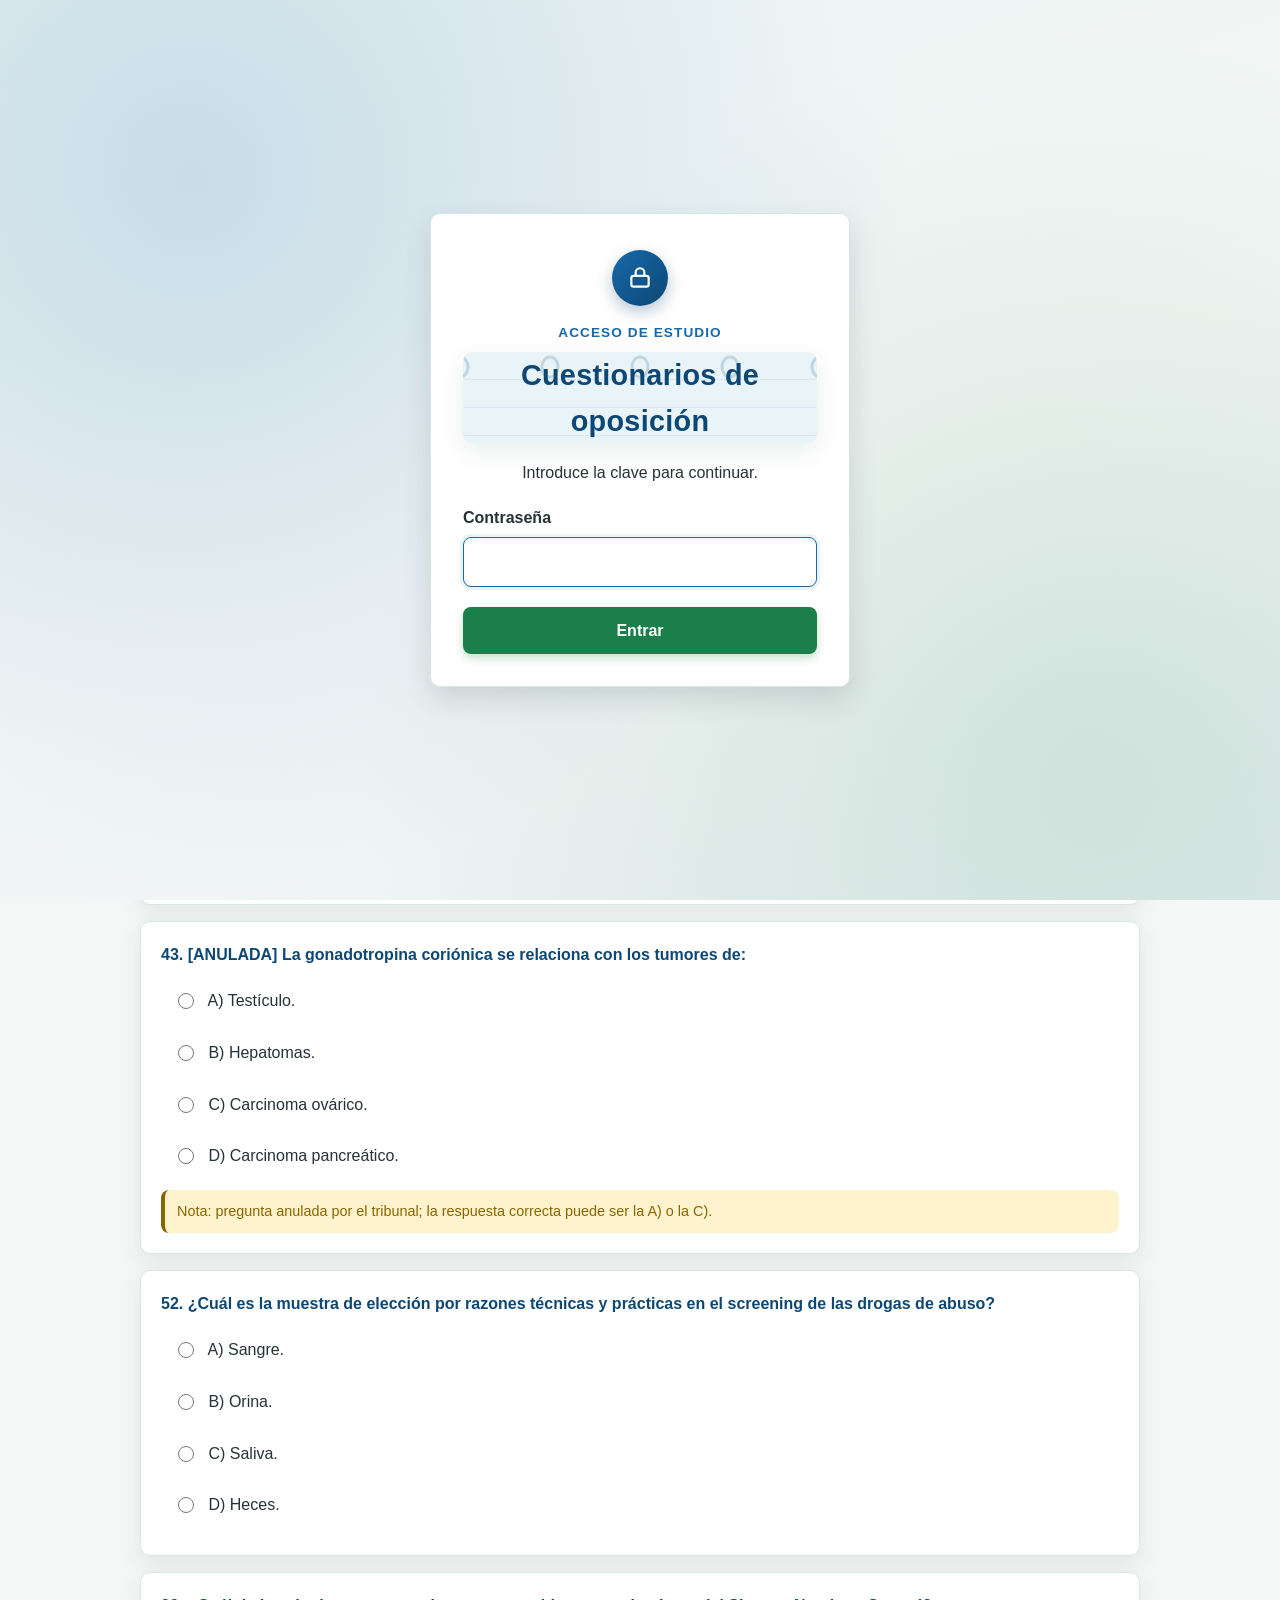
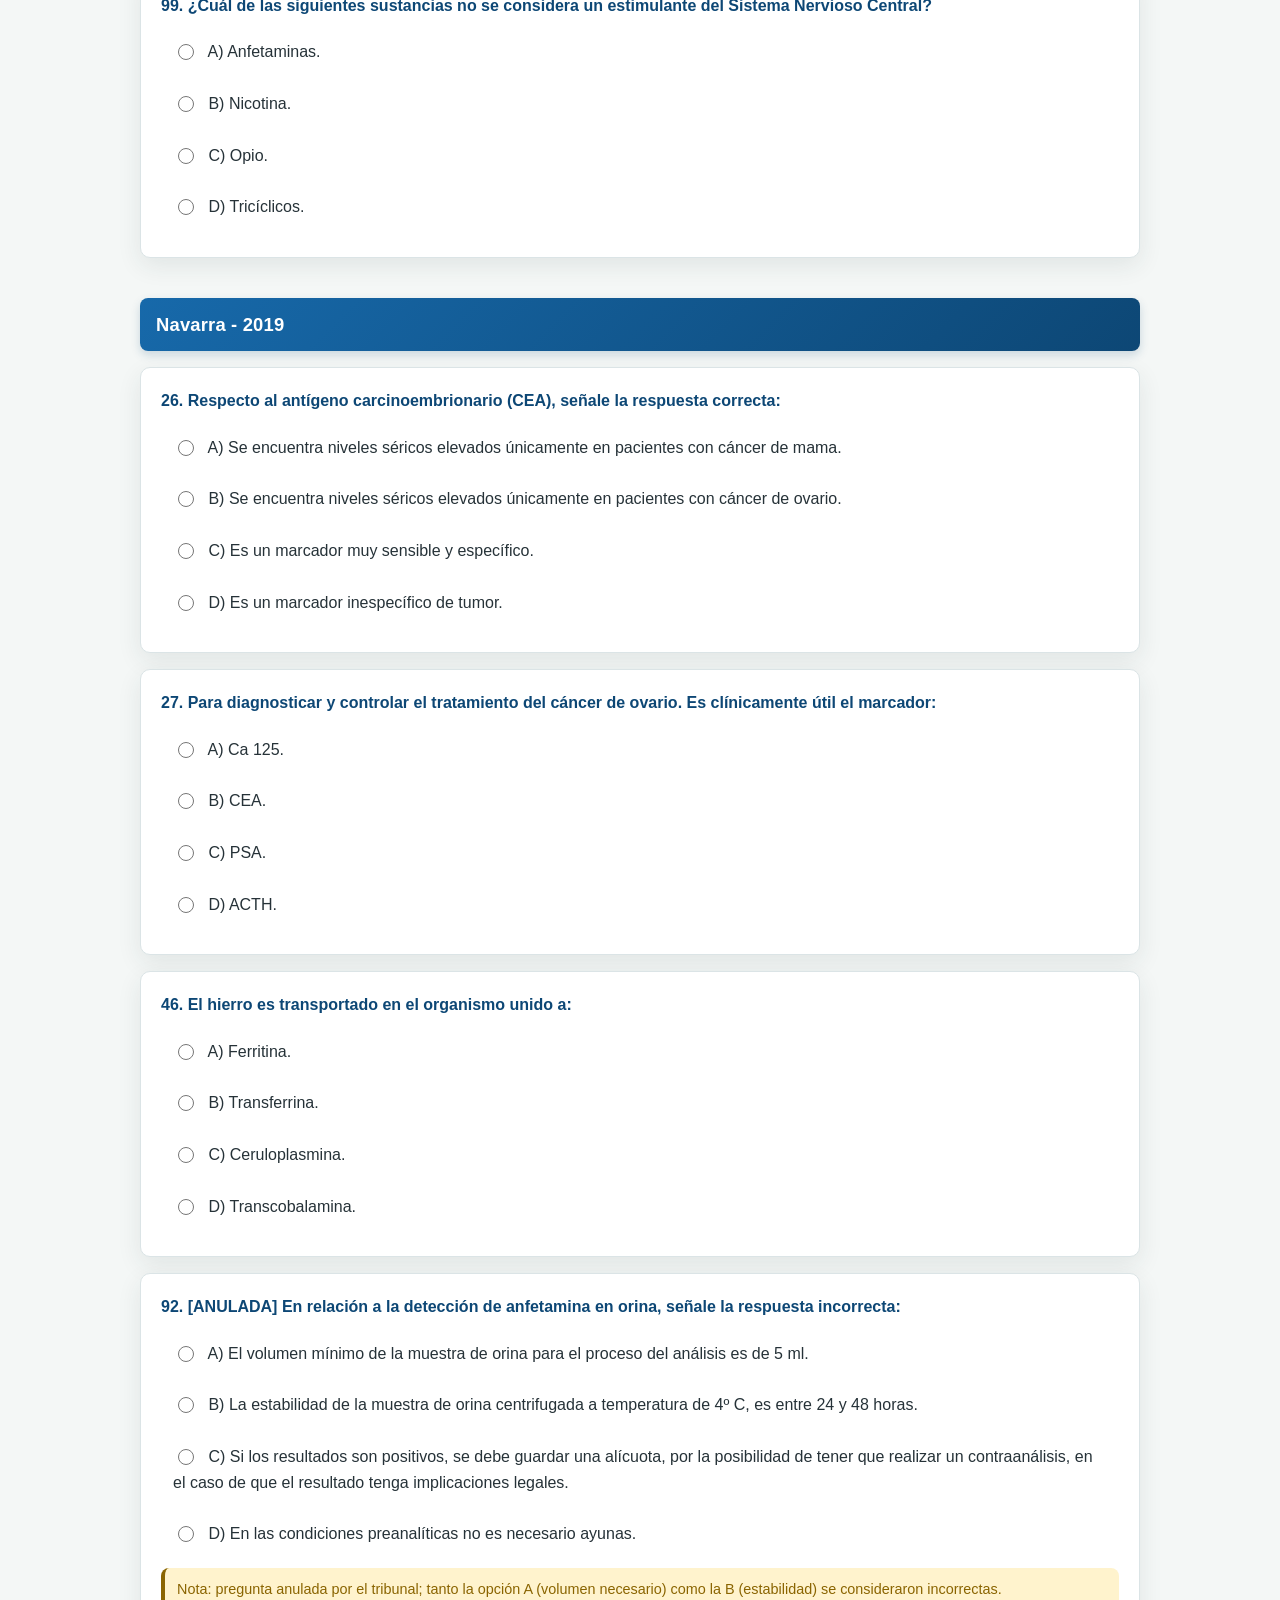
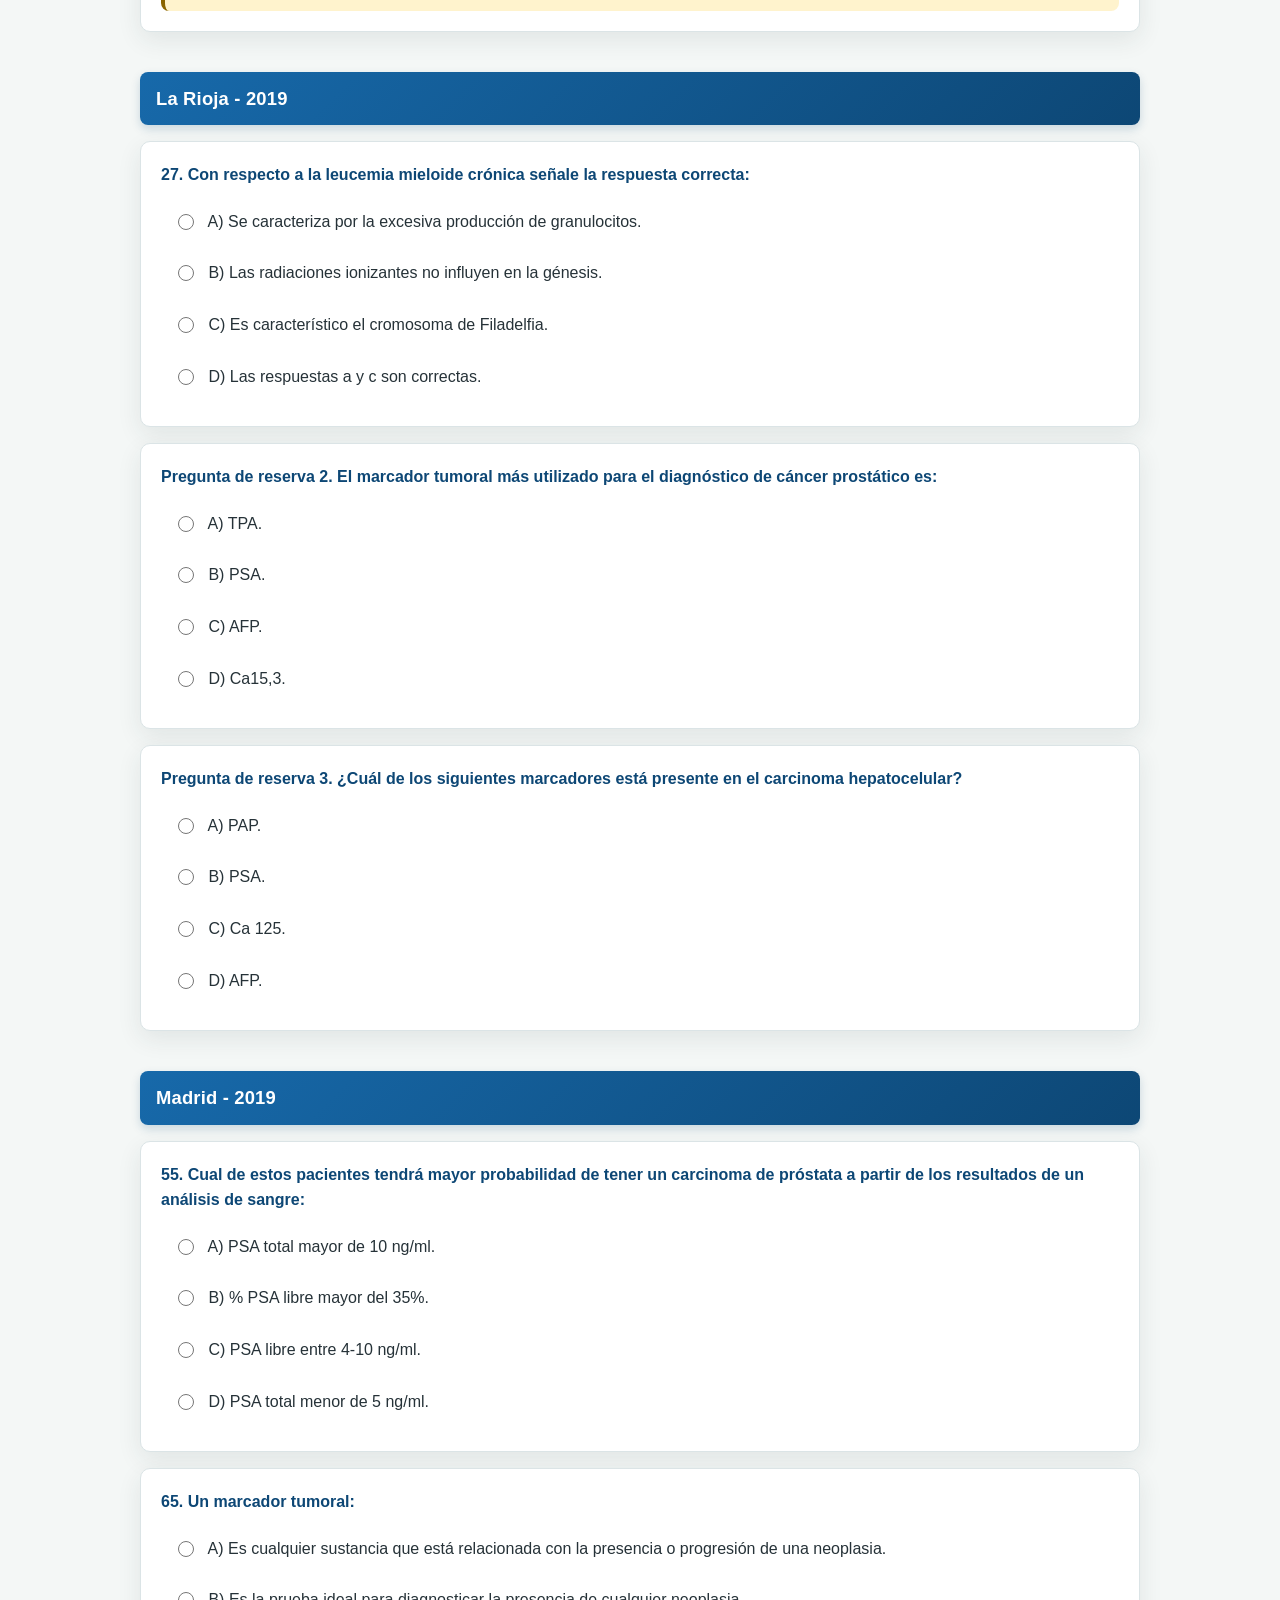
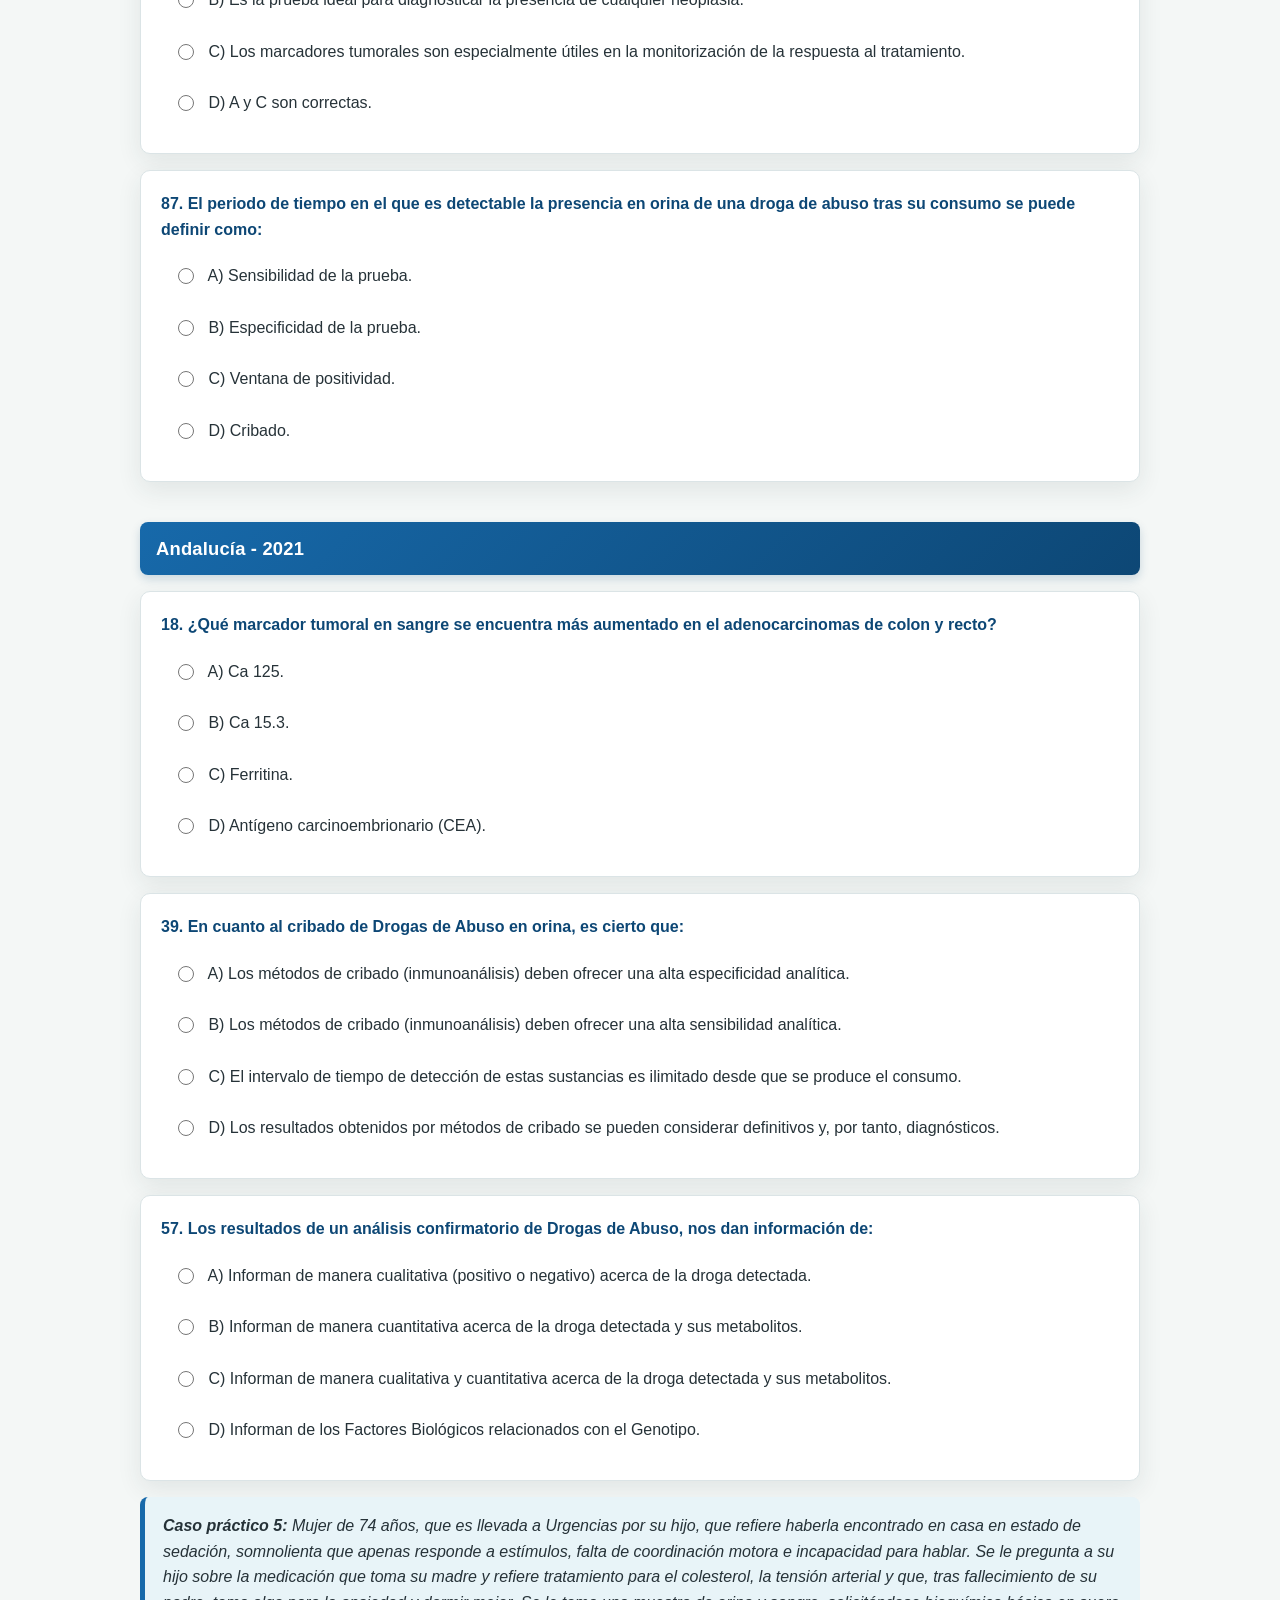
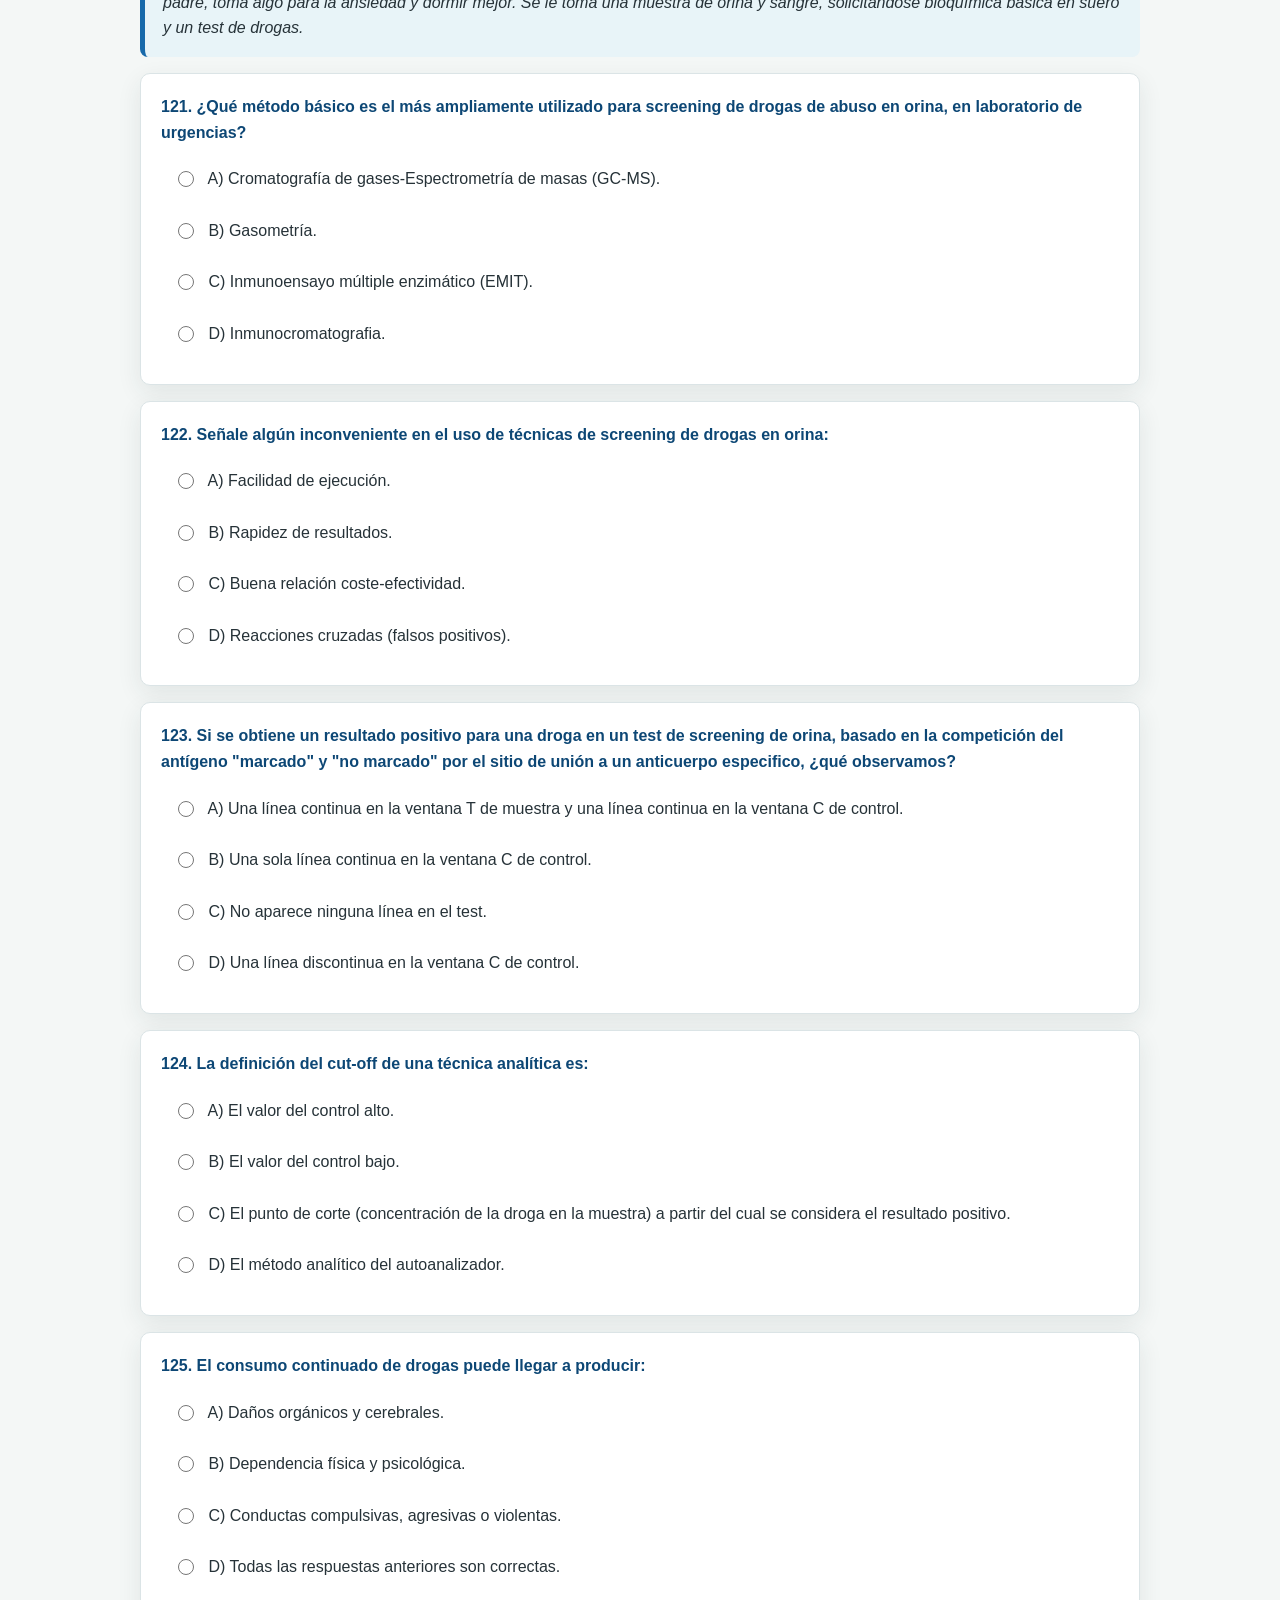
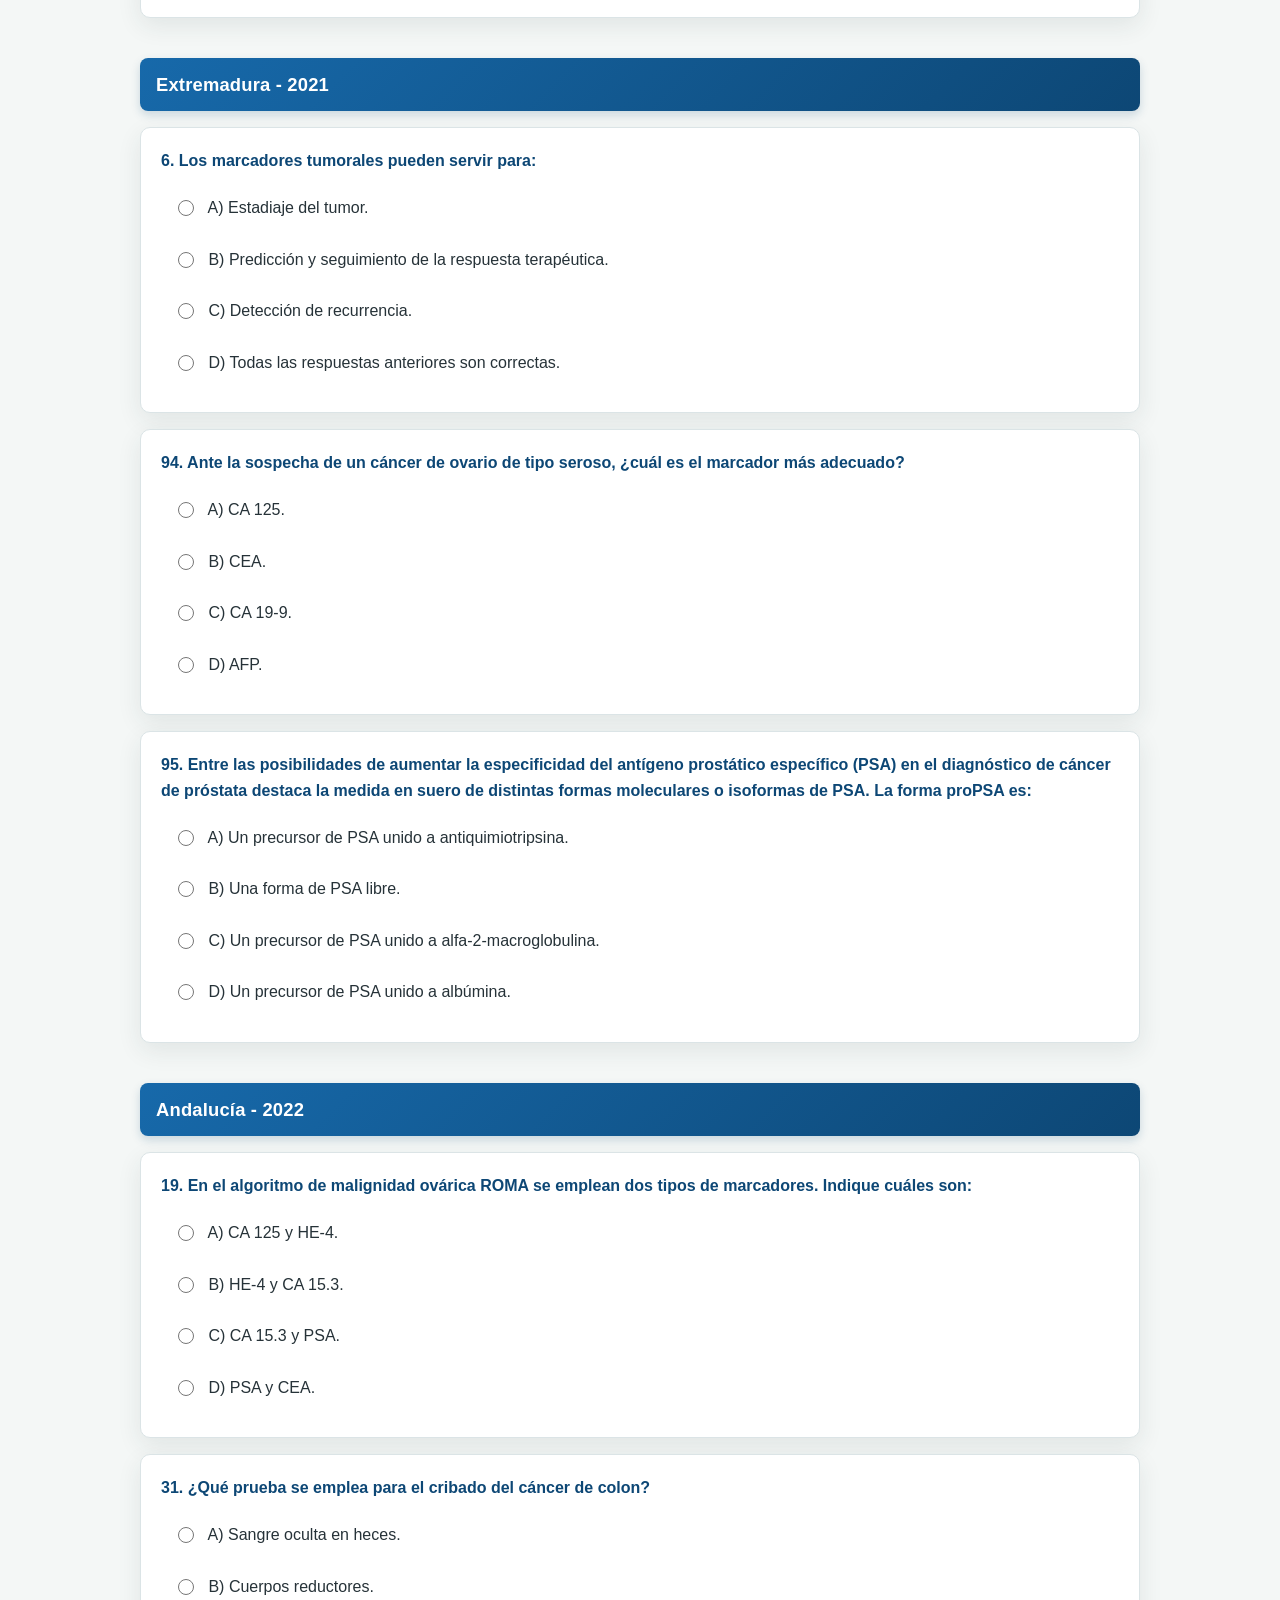
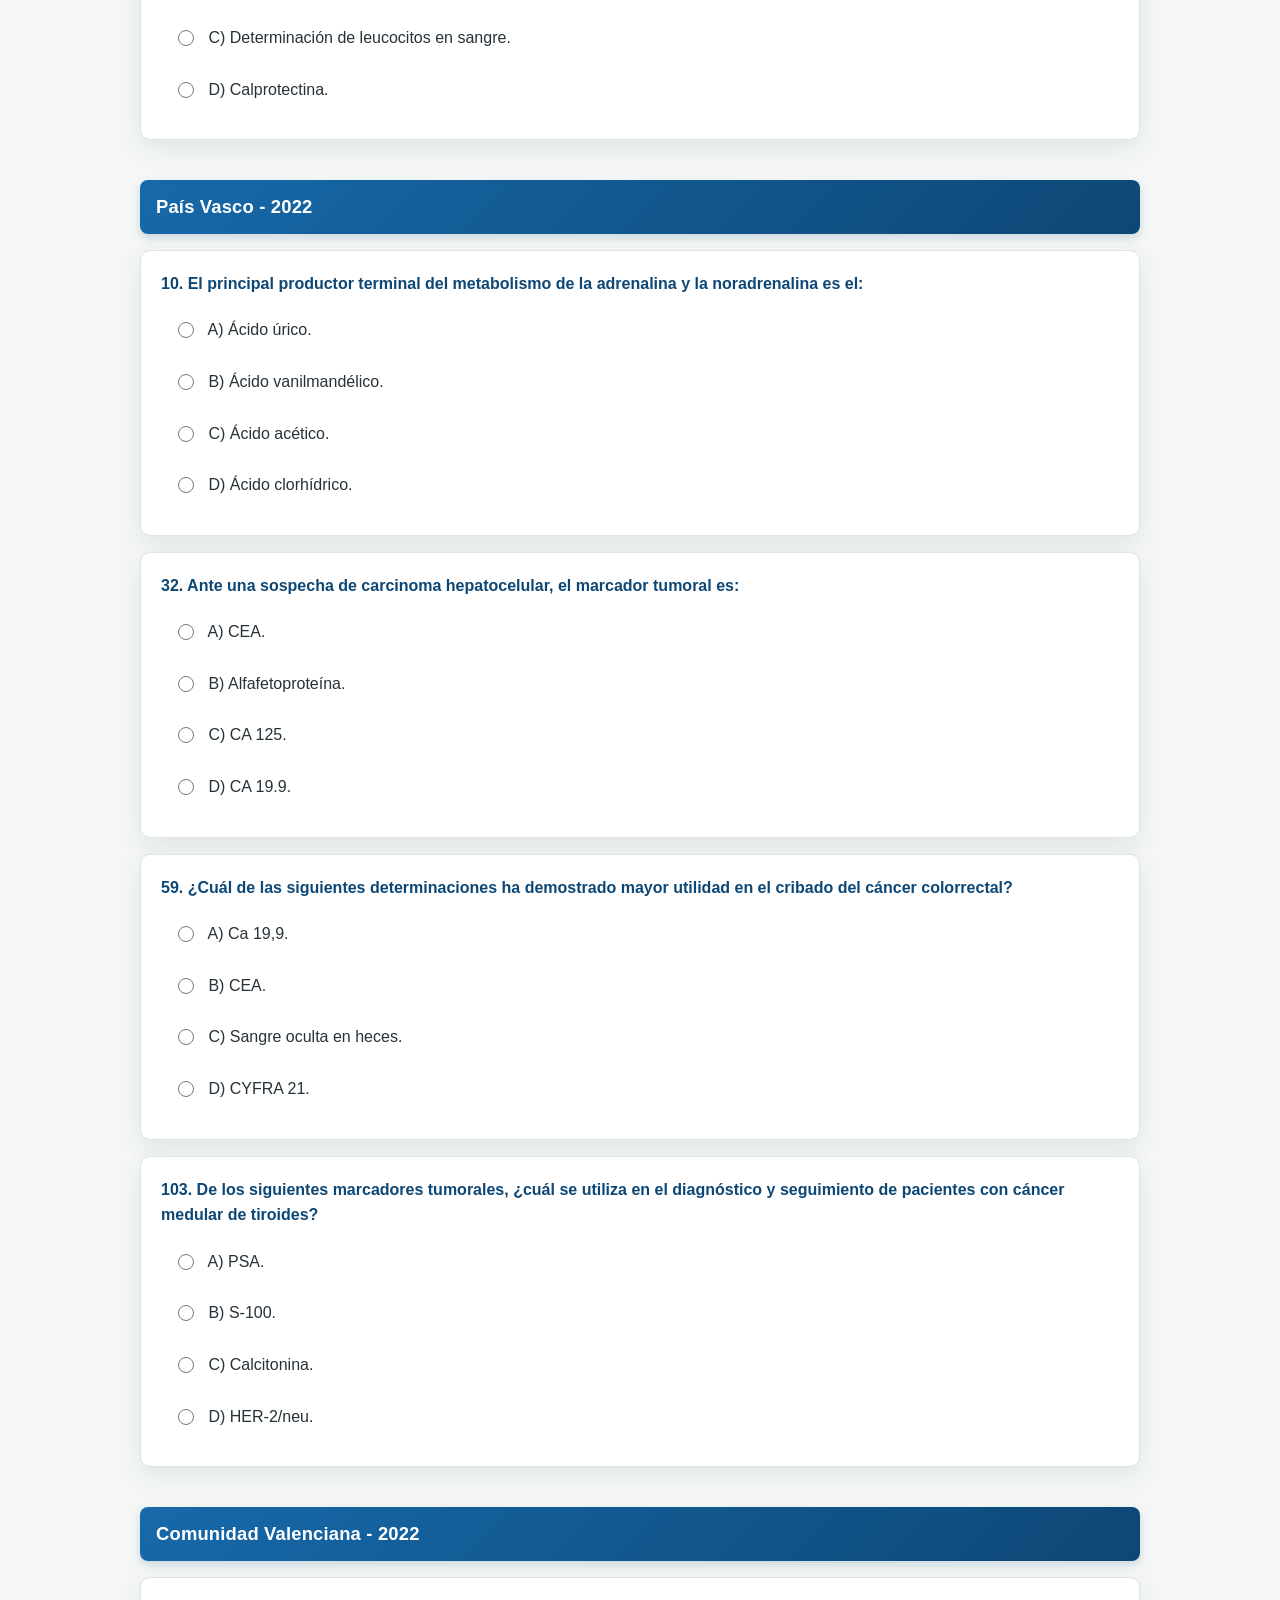
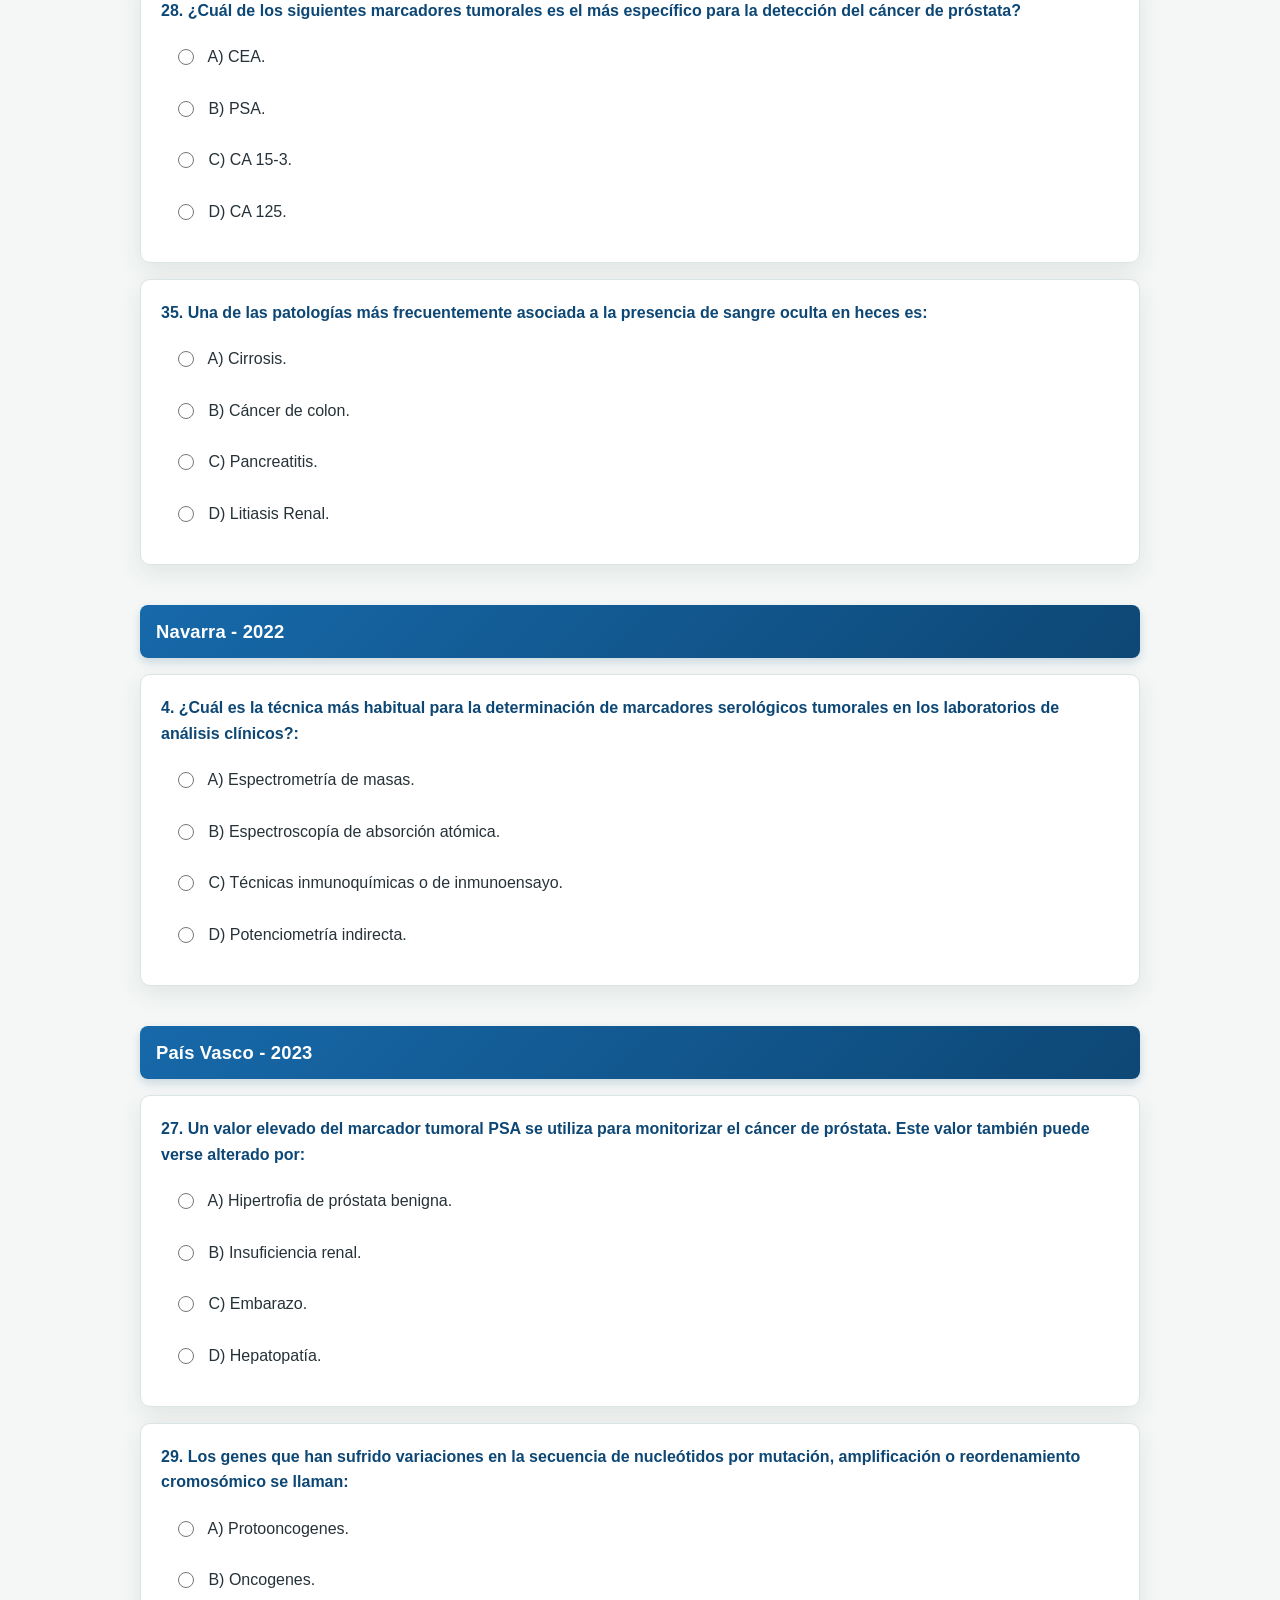
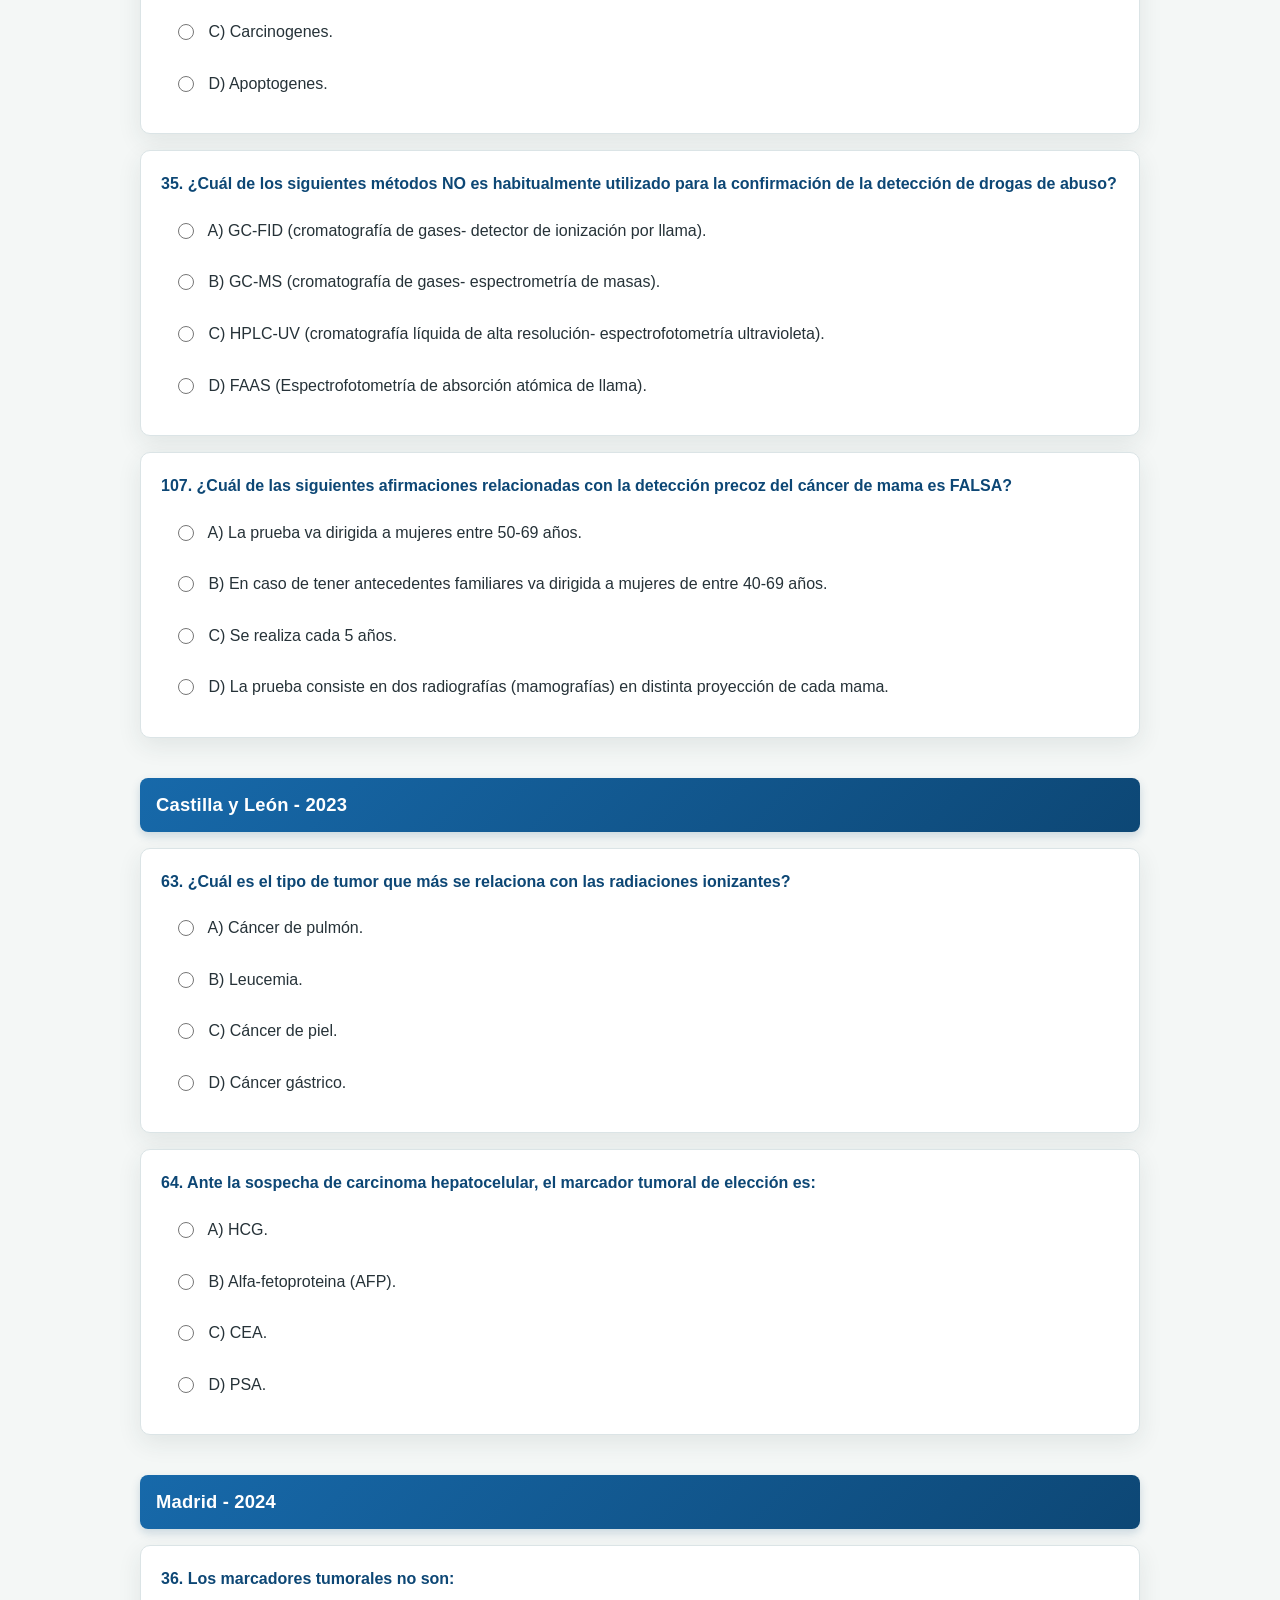
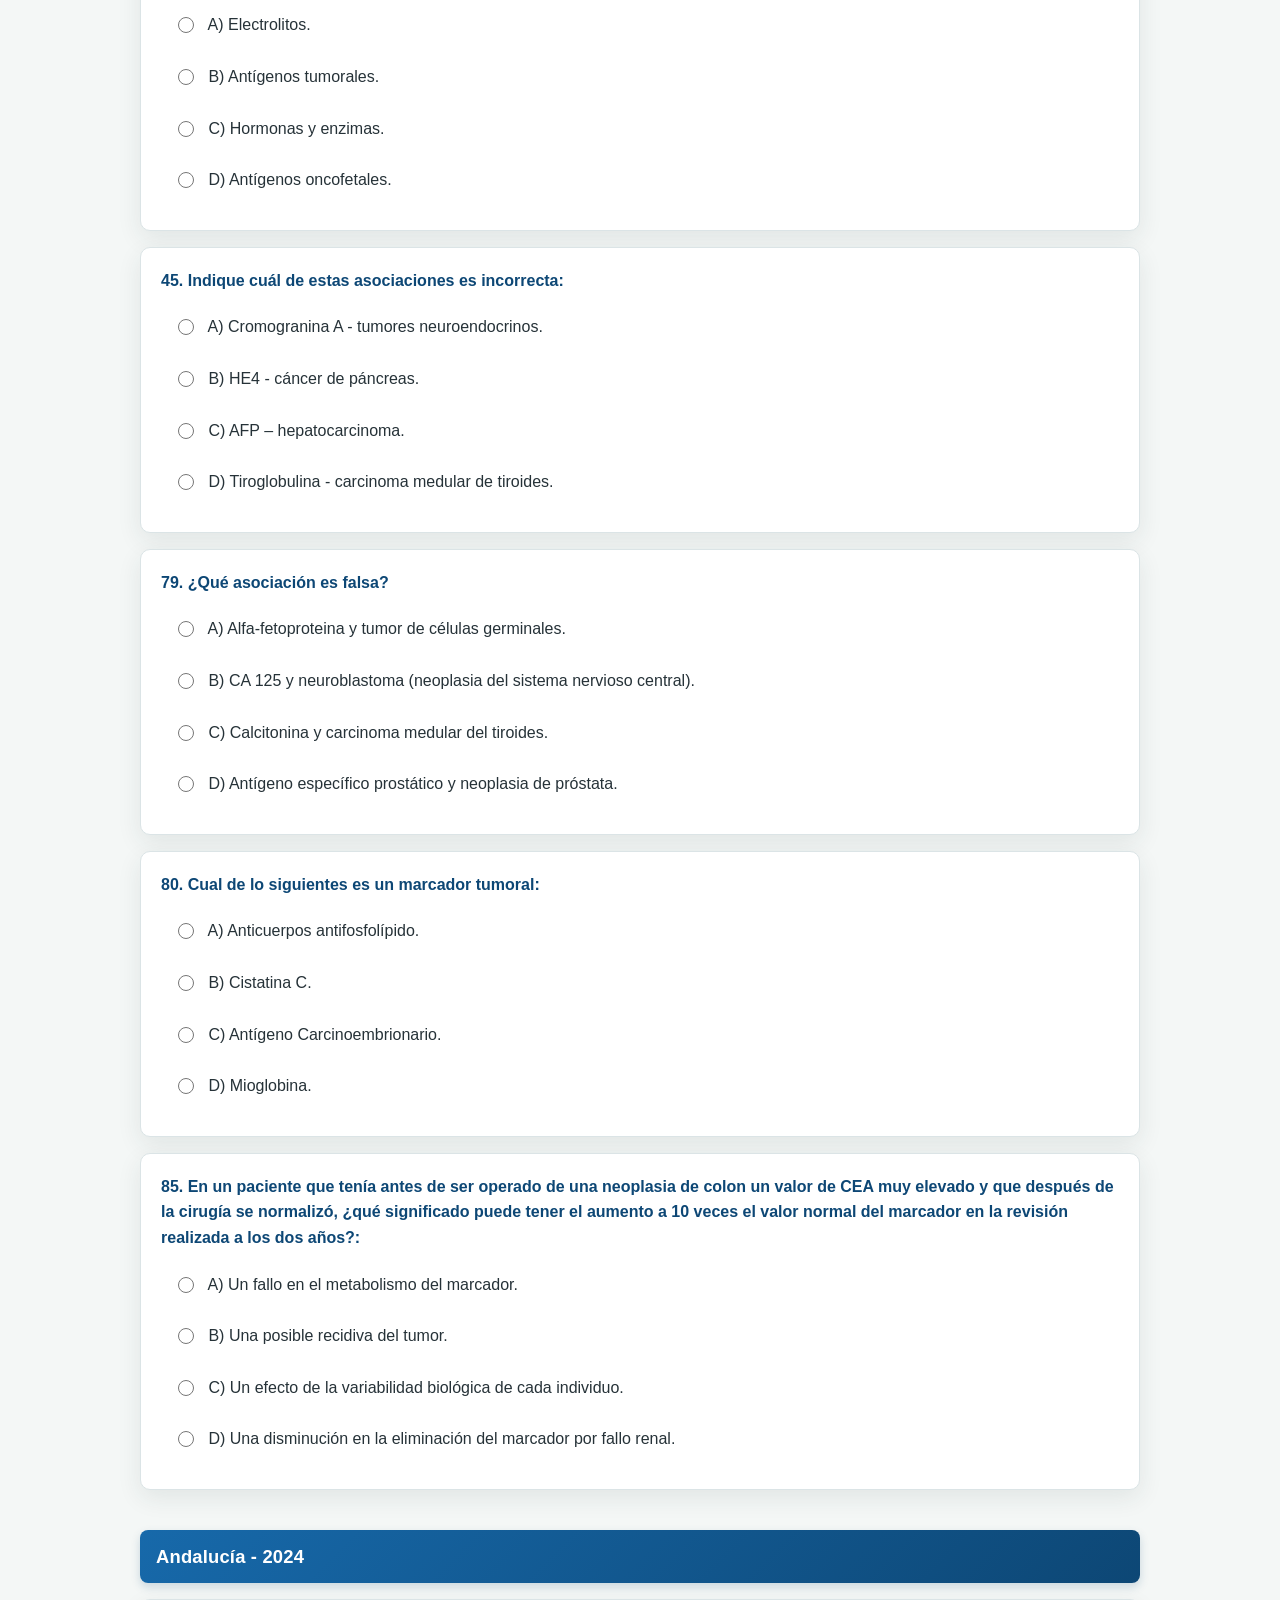
<file: assets/cuestionarios/marcadores-tumorales/marcadores-tumorales1.html>
<!doctype html>
<html lang="es">
  <head>
    <meta charset="UTF-8" />
    <meta name="viewport" content="width=device-width, initial-scale=1" />
    <title>Marcadores Tumorales y Drogas de Abuso</title>
    <link rel="stylesheet" href="../../../css/styles.css" />
  </head>
  <body class="quiz-page" data-quiz-id="marcadores-tumorales1">
    <a class="volver-indice" href="../../../index.html">Volver al índice</a>
    <h1>
      Marcadores Tumorales y Drogas de Abuso<br /><small
        >Varias CCAA, varios años</small
      >
    </h1>

    <form id="quiz-form">
      <h2>Andalucía - 2017</h2>

      <div class="pregunta" data-key="andalucia_2017_38">
        <div class="titulo-pregunta">38. La gastrina está elevada en:</div>
        <ul class="opciones">
          <li>
            <label
              ><input type="radio" name="andalucia_2017_38" value="a" />
              A) Síndrome de Zollinger-Ellison.</label
            >
          </li>
          <li>
            <label
              ><input type="radio" name="andalucia_2017_38" value="b" />
              B) Acromegalia.</label
            >
          </li>
          <li>
            <label
              ><input type="radio" name="andalucia_2017_38" value="c" />
              C) Waldenstrom.</label
            >
          </li>
          <li>
            <label
              ><input type="radio" name="andalucia_2017_38" value="d" />
              D) Tumor de Wilms.</label
            >
          </li>
        </ul>
      </div>

      <div class="pregunta" data-key="andalucia_2017_39">
        <div class="titulo-pregunta">
          39. La dopamina nos sirve como marcador en el:
        </div>
        <ul class="opciones">
          <li>
            <label
              ><input type="radio" name="andalucia_2017_39" value="a" />
              A) Carcinoide.</label
            >
          </li>
          <li>
            <label
              ><input type="radio" name="andalucia_2017_39" value="b" />
              B) Neuroblastoma.</label
            >
          </li>
          <li>
            <label
              ><input type="radio" name="andalucia_2017_39" value="c" />
              C) Neo de pulmón.</label
            >
          </li>
          <li>
            <label
              ><input type="radio" name="andalucia_2017_39" value="d" />
              D) Carcinoma suprarrenal.</label
            >
          </li>
        </ul>
      </div>

      <div class="pregunta" data-key="andalucia_2017_43">
        <div class="titulo-pregunta">
          43. [ANULADA] La gonadotropina coriónica se relaciona con los
          tumores de:
        </div>
        <ul class="opciones">
          <li>
            <label
              ><input type="radio" name="andalucia_2017_43" value="a" />
              A) Testículo.</label
            >
          </li>
          <li>
            <label
              ><input type="radio" name="andalucia_2017_43" value="b" />
              B) Hepatomas.</label
            >
          </li>
          <li>
            <label
              ><input type="radio" name="andalucia_2017_43" value="c" />
              C) Carcinoma ovárico.</label
            >
          </li>
          <li>
            <label
              ><input type="radio" name="andalucia_2017_43" value="d" />
              D) Carcinoma pancreático.</label
            >
          </li>
        </ul>
        <div class="nota-pregunta">
          Nota: pregunta anulada por el tribunal; la respuesta correcta puede
          ser la A) o la C).
        </div>
      </div>

      <div class="pregunta" data-key="andalucia_2017_52">
        <div class="titulo-pregunta">
          52. ¿Cuál es la muestra de elección por razones técnicas y
          prácticas en el screening de las drogas de abuso?
        </div>
        <ul class="opciones">
          <li>
            <label
              ><input type="radio" name="andalucia_2017_52" value="a" />
              A) Sangre.</label
            >
          </li>
          <li>
            <label
              ><input type="radio" name="andalucia_2017_52" value="b" />
              B) Orina.</label
            >
          </li>
          <li>
            <label
              ><input type="radio" name="andalucia_2017_52" value="c" />
              C) Saliva.</label
            >
          </li>
          <li>
            <label
              ><input type="radio" name="andalucia_2017_52" value="d" />
              D) Heces.</label
            >
          </li>
        </ul>
      </div>

      <div class="pregunta" data-key="andalucia_2017_99">
        <div class="titulo-pregunta">
          99. ¿Cuál de las siguientes sustancias no se considera un
          estimulante del Sistema Nervioso Central?
        </div>
        <ul class="opciones">
          <li>
            <label
              ><input type="radio" name="andalucia_2017_99" value="a" />
              A) Anfetaminas.</label
            >
          </li>
          <li>
            <label
              ><input type="radio" name="andalucia_2017_99" value="b" />
              B) Nicotina.</label
            >
          </li>
          <li>
            <label
              ><input type="radio" name="andalucia_2017_99" value="c" />
              C) Opio.</label
            >
          </li>
          <li>
            <label
              ><input type="radio" name="andalucia_2017_99" value="d" />
              D) Tricíclicos.</label
            >
          </li>
        </ul>
      </div>

      <h2>Navarra - 2019</h2>

      <div class="pregunta" data-key="navarra_2019_26">
        <div class="titulo-pregunta">
          26. Respecto al antígeno carcinoembrionario (CEA), señale la
          respuesta correcta:
        </div>
        <ul class="opciones">
          <li>
            <label
              ><input type="radio" name="navarra_2019_26" value="a" />
              A) Se encuentra niveles séricos elevados únicamente en
              pacientes con cáncer de mama.</label
            >
          </li>
          <li>
            <label
              ><input type="radio" name="navarra_2019_26" value="b" />
              B) Se encuentra niveles séricos elevados únicamente en
              pacientes con cáncer de ovario.</label
            >
          </li>
          <li>
            <label
              ><input type="radio" name="navarra_2019_26" value="c" />
              C) Es un marcador muy sensible y específico.</label
            >
          </li>
          <li>
            <label
              ><input type="radio" name="navarra_2019_26" value="d" />
              D) Es un marcador inespecífico de tumor.</label
            >
          </li>
        </ul>
      </div>

      <div class="pregunta" data-key="navarra_2019_27">
        <div class="titulo-pregunta">
          27. Para diagnosticar y controlar el tratamiento del cáncer de
          ovario. Es clínicamente útil el marcador:
        </div>
        <ul class="opciones">
          <li>
            <label
              ><input type="radio" name="navarra_2019_27" value="a" />
              A) Ca 125.</label
            >
          </li>
          <li>
            <label
              ><input type="radio" name="navarra_2019_27" value="b" />
              B) CEA.</label
            >
          </li>
          <li>
            <label
              ><input type="radio" name="navarra_2019_27" value="c" />
              C) PSA.</label
            >
          </li>
          <li>
            <label
              ><input type="radio" name="navarra_2019_27" value="d" />
              D) ACTH.</label
            >
          </li>
        </ul>
      </div>

      <div class="pregunta" data-key="navarra_2019_46">
        <div class="titulo-pregunta">
          46. El hierro es transportado en el organismo unido a:
        </div>
        <ul class="opciones">
          <li>
            <label
              ><input type="radio" name="navarra_2019_46" value="a" />
              A) Ferritina.</label
            >
          </li>
          <li>
            <label
              ><input type="radio" name="navarra_2019_46" value="b" />
              B) Transferrina.</label
            >
          </li>
          <li>
            <label
              ><input type="radio" name="navarra_2019_46" value="c" />
              C) Ceruloplasmina.</label
            >
          </li>
          <li>
            <label
              ><input type="radio" name="navarra_2019_46" value="d" />
              D) Transcobalamina.</label
            >
          </li>
        </ul>
      </div>

      <div class="pregunta" data-key="navarra_2019_92">
        <div class="titulo-pregunta">
          92. [ANULADA] En relación a la detección de anfetamina en orina,
          señale la respuesta incorrecta:
        </div>
        <ul class="opciones">
          <li>
            <label
              ><input type="radio" name="navarra_2019_92" value="a" />
              A) El volumen mínimo de la muestra de orina para el proceso del
              análisis es de 5 ml.</label
            >
          </li>
          <li>
            <label
              ><input type="radio" name="navarra_2019_92" value="b" />
              B) La estabilidad de la muestra de orina centrifugada a
              temperatura de 4º C, es entre 24 y 48 horas.</label
            >
          </li>
          <li>
            <label
              ><input type="radio" name="navarra_2019_92" value="c" />
              C) Si los resultados son positivos, se debe guardar una
              alícuota, por la posibilidad de tener que realizar un
              contraanálisis, en el caso de que el resultado tenga
              implicaciones legales.</label
            >
          </li>
          <li>
            <label
              ><input type="radio" name="navarra_2019_92" value="d" />
              D) En las condiciones preanalíticas no es necesario
              ayunas.</label
            >
          </li>
        </ul>
        <div class="nota-pregunta">
          Nota: pregunta anulada por el tribunal; tanto la opción A (volumen
          necesario) como la B (estabilidad) se consideraron incorrectas.
        </div>
      </div>

      <h2>La Rioja - 2019</h2>

      <div class="pregunta" data-key="la_rioja_2019_27">
        <div class="titulo-pregunta">
          27. Con respecto a la leucemia mieloide crónica señale la
          respuesta correcta:
        </div>
        <ul class="opciones">
          <li>
            <label
              ><input type="radio" name="la_rioja_2019_27" value="a" />
              A) Se caracteriza por la excesiva producción de
              granulocitos.</label
            >
          </li>
          <li>
            <label
              ><input type="radio" name="la_rioja_2019_27" value="b" />
              B) Las radiaciones ionizantes no influyen en la génesis.</label
            >
          </li>
          <li>
            <label
              ><input type="radio" name="la_rioja_2019_27" value="c" />
              C) Es característico el cromosoma de Filadelfia.</label
            >
          </li>
          <li>
            <label
              ><input type="radio" name="la_rioja_2019_27" value="d" />
              D) Las respuestas a y c son correctas.</label
            >
          </li>
        </ul>
      </div>

      <div class="pregunta" data-key="la_rioja_2019_2">
        <div class="titulo-pregunta">
          Pregunta de reserva 2. El marcador tumoral más utilizado para el
          diagnóstico de cáncer prostático es:
        </div>
        <ul class="opciones">
          <li>
            <label
              ><input type="radio" name="la_rioja_2019_2" value="a" />
              A) TPA.</label
            >
          </li>
          <li>
            <label
              ><input type="radio" name="la_rioja_2019_2" value="b" />
              B) PSA.</label
            >
          </li>
          <li>
            <label
              ><input type="radio" name="la_rioja_2019_2" value="c" />
              C) AFP.</label
            >
          </li>
          <li>
            <label
              ><input type="radio" name="la_rioja_2019_2" value="d" />
              D) Ca15,3.</label
            >
          </li>
        </ul>
      </div>

      <div class="pregunta" data-key="la_rioja_2019_3">
        <div class="titulo-pregunta">
          Pregunta de reserva 3. ¿Cuál de los siguientes marcadores está
          presente en el carcinoma hepatocelular?
        </div>
        <ul class="opciones">
          <li>
            <label
              ><input type="radio" name="la_rioja_2019_3" value="a" />
              A) PAP.</label
            >
          </li>
          <li>
            <label
              ><input type="radio" name="la_rioja_2019_3" value="b" />
              B) PSA.</label
            >
          </li>
          <li>
            <label
              ><input type="radio" name="la_rioja_2019_3" value="c" />
              C) Ca 125.</label
            >
          </li>
          <li>
            <label
              ><input type="radio" name="la_rioja_2019_3" value="d" />
              D) AFP.</label
            >
          </li>
        </ul>
      </div>

      <h2>Madrid - 2019</h2>

      <div class="pregunta" data-key="madrid_2019_55">
        <div class="titulo-pregunta">
          55. Cual de estos pacientes tendrá mayor probabilidad de tener un
          carcinoma de próstata a partir de los resultados de un análisis de
          sangre:
        </div>
        <ul class="opciones">
          <li>
            <label
              ><input type="radio" name="madrid_2019_55" value="a" />
              A) PSA total mayor de 10 ng/ml.</label
            >
          </li>
          <li>
            <label
              ><input type="radio" name="madrid_2019_55" value="b" />
              B) % PSA libre mayor del 35%.</label
            >
          </li>
          <li>
            <label
              ><input type="radio" name="madrid_2019_55" value="c" />
              C) PSA libre entre 4-10 ng/ml.</label
            >
          </li>
          <li>
            <label
              ><input type="radio" name="madrid_2019_55" value="d" />
              D) PSA total menor de 5 ng/ml.</label
            >
          </li>
        </ul>
      </div>

      <div class="pregunta" data-key="madrid_2019_65">
        <div class="titulo-pregunta">65. Un marcador tumoral:</div>
        <ul class="opciones">
          <li>
            <label
              ><input type="radio" name="madrid_2019_65" value="a" />
              A) Es cualquier sustancia que está relacionada con la presencia
              o progresión de una neoplasia.</label
            >
          </li>
          <li>
            <label
              ><input type="radio" name="madrid_2019_65" value="b" />
              B) Es la prueba ideal para diagnosticar la presencia de
              cualquier neoplasia.</label
            >
          </li>
          <li>
            <label
              ><input type="radio" name="madrid_2019_65" value="c" />
              C) Los marcadores tumorales son especialmente útiles en la
              monitorización de la respuesta al tratamiento.</label
            >
          </li>
          <li>
            <label
              ><input type="radio" name="madrid_2019_65" value="d" />
              D) A y C son correctas.</label
            >
          </li>
        </ul>
      </div>

      <div class="pregunta" data-key="madrid_2019_87">
        <div class="titulo-pregunta">
          87. El periodo de tiempo en el que es detectable la presencia en
          orina de una droga de abuso tras su consumo se puede definir como:
        </div>
        <ul class="opciones">
          <li>
            <label
              ><input type="radio" name="madrid_2019_87" value="a" />
              A) Sensibilidad de la prueba.</label
            >
          </li>
          <li>
            <label
              ><input type="radio" name="madrid_2019_87" value="b" />
              B) Especificidad de la prueba.</label
            >
          </li>
          <li>
            <label
              ><input type="radio" name="madrid_2019_87" value="c" />
              C) Ventana de positividad.</label
            >
          </li>
          <li>
            <label
              ><input type="radio" name="madrid_2019_87" value="d" />
              D) Cribado.</label
            >
          </li>
        </ul>
      </div>

      <h2>Andalucía - 2021</h2>

      <div class="pregunta" data-key="andalucia_2021_18">
        <div class="titulo-pregunta">
          18. ¿Qué marcador tumoral en sangre se encuentra más aumentado en
          el adenocarcinomas de colon y recto?
        </div>
        <ul class="opciones">
          <li>
            <label
              ><input type="radio" name="andalucia_2021_18" value="a" />
              A) Ca 125.</label
            >
          </li>
          <li>
            <label
              ><input type="radio" name="andalucia_2021_18" value="b" />
              B) Ca 15.3.</label
            >
          </li>
          <li>
            <label
              ><input type="radio" name="andalucia_2021_18" value="c" />
              C) Ferritina.</label
            >
          </li>
          <li>
            <label
              ><input type="radio" name="andalucia_2021_18" value="d" />
              D) Antígeno carcinoembrionario (CEA).</label
            >
          </li>
        </ul>
      </div>

      <div class="pregunta" data-key="andalucia_2021_39">
        <div class="titulo-pregunta">
          39. En cuanto al cribado de Drogas de Abuso en orina, es cierto
          que:
        </div>
        <ul class="opciones">
          <li>
            <label
              ><input type="radio" name="andalucia_2021_39" value="a" />
              A) Los métodos de cribado (inmunoanálisis) deben ofrecer una
              alta especificidad analítica.</label
            >
          </li>
          <li>
            <label
              ><input type="radio" name="andalucia_2021_39" value="b" />
              B) Los métodos de cribado (inmunoanálisis) deben ofrecer una
              alta sensibilidad analítica.</label
            >
          </li>
          <li>
            <label
              ><input type="radio" name="andalucia_2021_39" value="c" />
              C) El intervalo de tiempo de detección de estas sustancias es
              ilimitado desde que se produce el consumo.</label
            >
          </li>
          <li>
            <label
              ><input type="radio" name="andalucia_2021_39" value="d" />
              D) Los resultados obtenidos por métodos de cribado se pueden
              considerar definitivos y, por tanto, diagnósticos.</label
            >
          </li>
        </ul>
      </div>

      <div class="pregunta" data-key="andalucia_2021_57">
        <div class="titulo-pregunta">
          57. Los resultados de un análisis confirmatorio de Drogas de
          Abuso, nos dan información de:
        </div>
        <ul class="opciones">
          <li>
            <label
              ><input type="radio" name="andalucia_2021_57" value="a" />
              A) Informan de manera cualitativa (positivo o negativo) acerca
              de la droga detectada.</label
            >
          </li>
          <li>
            <label
              ><input type="radio" name="andalucia_2021_57" value="b" />
              B) Informan de manera cuantitativa acerca de la droga detectada
              y sus metabolitos.</label
            >
          </li>
          <li>
            <label
              ><input type="radio" name="andalucia_2021_57" value="c" />
              C) Informan de manera cualitativa y cuantitativa acerca de la
              droga detectada y sus metabolitos.</label
            >
          </li>
          <li>
            <label
              ><input type="radio" name="andalucia_2021_57" value="d" />
              D) Informan de los Factores Biológicos relacionados con el
              Genotipo.</label
            >
          </li>
        </ul>
      </div>

      <div class="intro-caso">
        <strong>Caso práctico 5:</strong> Mujer de 74 años, que es llevada a
        Urgencias por su hijo, que refiere haberla encontrado en casa en
        estado de sedación, somnolienta que apenas responde a estímulos,
        falta de coordinación motora e incapacidad para hablar. Se le
        pregunta a su hijo sobre la medicación que toma su madre y refiere
        tratamiento para el colesterol, la tensión arterial y que, tras
        fallecimiento de su padre, toma algo para la ansiedad y dormir mejor.
        Se le toma una muestra de orina y sangre, solicitándose bioquímica
        básica en suero y un test de drogas.
      </div>

      <div class="pregunta" data-key="andalucia_2021_121">
        <div class="titulo-pregunta">
          121. ¿Qué método básico es el más ampliamente utilizado para
          screening de drogas de abuso en orina, en laboratorio de
          urgencias?
        </div>
        <ul class="opciones">
          <li>
            <label
              ><input type="radio" name="andalucia_2021_121" value="a" />
              A) Cromatografía de gases-Espectrometría de masas
              (GC-MS).</label
            >
          </li>
          <li>
            <label
              ><input type="radio" name="andalucia_2021_121" value="b" />
              B) Gasometría.</label
            >
          </li>
          <li>
            <label
              ><input type="radio" name="andalucia_2021_121" value="c" />
              C) Inmunoensayo múltiple enzimático (EMIT).</label
            >
          </li>
          <li>
            <label
              ><input type="radio" name="andalucia_2021_121" value="d" />
              D) Inmunocromatografia.</label
            >
          </li>
        </ul>
      </div>

      <div class="pregunta" data-key="andalucia_2021_122">
        <div class="titulo-pregunta">
          122. Señale algún inconveniente en el uso de técnicas de screening
          de drogas en orina:
        </div>
        <ul class="opciones">
          <li>
            <label
              ><input type="radio" name="andalucia_2021_122" value="a" />
              A) Facilidad de ejecución.</label
            >
          </li>
          <li>
            <label
              ><input type="radio" name="andalucia_2021_122" value="b" />
              B) Rapidez de resultados.</label
            >
          </li>
          <li>
            <label
              ><input type="radio" name="andalucia_2021_122" value="c" />
              C) Buena relación coste-efectividad.</label
            >
          </li>
          <li>
            <label
              ><input type="radio" name="andalucia_2021_122" value="d" />
              D) Reacciones cruzadas (falsos positivos).</label
            >
          </li>
        </ul>
      </div>

      <div class="pregunta" data-key="andalucia_2021_123">
        <div class="titulo-pregunta">
          123. Si se obtiene un resultado positivo para una droga en un test
          de screening de orina, basado en la competición del antígeno
          "marcado" y "no marcado" por el sitio de unión a un anticuerpo
          especifico, ¿qué observamos?
        </div>
        <ul class="opciones">
          <li>
            <label
              ><input type="radio" name="andalucia_2021_123" value="a" />
              A) Una línea continua en la ventana T de muestra y una línea
              continua en la ventana C de control.</label
            >
          </li>
          <li>
            <label
              ><input type="radio" name="andalucia_2021_123" value="b" />
              B) Una sola línea continua en la ventana C de control.</label
            >
          </li>
          <li>
            <label
              ><input type="radio" name="andalucia_2021_123" value="c" />
              C) No aparece ninguna línea en el test.</label
            >
          </li>
          <li>
            <label
              ><input type="radio" name="andalucia_2021_123" value="d" />
              D) Una línea discontinua en la ventana C de control.</label
            >
          </li>
        </ul>
      </div>

      <div class="pregunta" data-key="andalucia_2021_124">
        <div class="titulo-pregunta">
          124. La definición del cut-off de una técnica analítica es:
        </div>
        <ul class="opciones">
          <li>
            <label
              ><input type="radio" name="andalucia_2021_124" value="a" />
              A) El valor del control alto.</label
            >
          </li>
          <li>
            <label
              ><input type="radio" name="andalucia_2021_124" value="b" />
              B) El valor del control bajo.</label
            >
          </li>
          <li>
            <label
              ><input type="radio" name="andalucia_2021_124" value="c" />
              C) El punto de corte (concentración de la droga en la muestra)
              a partir del cual se considera el resultado positivo.</label
            >
          </li>
          <li>
            <label
              ><input type="radio" name="andalucia_2021_124" value="d" />
              D) El método analítico del autoanalizador.</label
            >
          </li>
        </ul>
      </div>

      <div class="pregunta" data-key="andalucia_2021_125">
        <div class="titulo-pregunta">
          125. El consumo continuado de drogas puede llegar a producir:
        </div>
        <ul class="opciones">
          <li>
            <label
              ><input type="radio" name="andalucia_2021_125" value="a" />
              A) Daños orgánicos y cerebrales.</label
            >
          </li>
          <li>
            <label
              ><input type="radio" name="andalucia_2021_125" value="b" />
              B) Dependencia física y psicológica.</label
            >
          </li>
          <li>
            <label
              ><input type="radio" name="andalucia_2021_125" value="c" />
              C) Conductas compulsivas, agresivas o violentas.</label
            >
          </li>
          <li>
            <label
              ><input type="radio" name="andalucia_2021_125" value="d" />
              D) Todas las respuestas anteriores son correctas.</label
            >
          </li>
        </ul>
      </div>

      <h2>Extremadura - 2021</h2>

      <div class="pregunta" data-key="extremadura_2021_6">
        <div class="titulo-pregunta">
          6. Los marcadores tumorales pueden servir para:
        </div>
        <ul class="opciones">
          <li>
            <label
              ><input type="radio" name="extremadura_2021_6" value="a" />
              A) Estadiaje del tumor.</label
            >
          </li>
          <li>
            <label
              ><input type="radio" name="extremadura_2021_6" value="b" />
              B) Predicción y seguimiento de la respuesta terapéutica.</label
            >
          </li>
          <li>
            <label
              ><input type="radio" name="extremadura_2021_6" value="c" />
              C) Detección de recurrencia.</label
            >
          </li>
          <li>
            <label
              ><input type="radio" name="extremadura_2021_6" value="d" />
              D) Todas las respuestas anteriores son correctas.</label
            >
          </li>
        </ul>
      </div>

      <div class="pregunta" data-key="extremadura_2021_94">
        <div class="titulo-pregunta">
          94. Ante la sospecha de un cáncer de ovario de tipo seroso, ¿cuál
          es el marcador más adecuado?
        </div>
        <ul class="opciones">
          <li>
            <label
              ><input type="radio" name="extremadura_2021_94" value="a" />
              A) CA 125.</label
            >
          </li>
          <li>
            <label
              ><input type="radio" name="extremadura_2021_94" value="b" />
              B) CEA.</label
            >
          </li>
          <li>
            <label
              ><input type="radio" name="extremadura_2021_94" value="c" />
              C) CA 19-9.</label
            >
          </li>
          <li>
            <label
              ><input type="radio" name="extremadura_2021_94" value="d" />
              D) AFP.</label
            >
          </li>
        </ul>
      </div>

      <div class="pregunta" data-key="extremadura_2021_95">
        <div class="titulo-pregunta">
          95. Entre las posibilidades de aumentar la especificidad del
          antígeno prostático específico (PSA) en el diagnóstico de cáncer
          de próstata destaca la medida en suero de distintas formas
          moleculares o isoformas de PSA. La forma proPSA es:
        </div>
        <ul class="opciones">
          <li>
            <label
              ><input type="radio" name="extremadura_2021_95" value="a" />
              A) Un precursor de PSA unido a antiquimiotripsina.</label
            >
          </li>
          <li>
            <label
              ><input type="radio" name="extremadura_2021_95" value="b" />
              B) Una forma de PSA libre.</label
            >
          </li>
          <li>
            <label
              ><input type="radio" name="extremadura_2021_95" value="c" />
              C) Un precursor de PSA unido a alfa-2-macroglobulina.</label
            >
          </li>
          <li>
            <label
              ><input type="radio" name="extremadura_2021_95" value="d" />
              D) Un precursor de PSA unido a albúmina.</label
            >
          </li>
        </ul>
      </div>

      <h2>Andalucía - 2022</h2>

      <div class="pregunta" data-key="andalucia_2022_19">
        <div class="titulo-pregunta">
          19. En el algoritmo de malignidad ovárica ROMA se emplean dos
          tipos de marcadores. Indique cuáles son:
        </div>
        <ul class="opciones">
          <li>
            <label
              ><input type="radio" name="andalucia_2022_19" value="a" />
              A) CA 125 y HE-4.</label
            >
          </li>
          <li>
            <label
              ><input type="radio" name="andalucia_2022_19" value="b" />
              B) HE-4 y CA 15.3.</label
            >
          </li>
          <li>
            <label
              ><input type="radio" name="andalucia_2022_19" value="c" />
              C) CA 15.3 y PSA.</label
            >
          </li>
          <li>
            <label
              ><input type="radio" name="andalucia_2022_19" value="d" />
              D) PSA y CEA.</label
            >
          </li>
        </ul>
      </div>

      <div class="pregunta" data-key="andalucia_2022_31">
        <div class="titulo-pregunta">
          31. ¿Qué prueba se emplea para el cribado del cáncer de colon?
        </div>
        <ul class="opciones">
          <li>
            <label
              ><input type="radio" name="andalucia_2022_31" value="a" />
              A) Sangre oculta en heces.</label
            >
          </li>
          <li>
            <label
              ><input type="radio" name="andalucia_2022_31" value="b" />
              B) Cuerpos reductores.</label
            >
          </li>
          <li>
            <label
              ><input type="radio" name="andalucia_2022_31" value="c" />
              C) Determinación de leucocitos en sangre.</label
            >
          </li>
          <li>
            <label
              ><input type="radio" name="andalucia_2022_31" value="d" />
              D) Calprotectina.</label
            >
          </li>
        </ul>
      </div>

      <h2>País Vasco - 2022</h2>

      <div class="pregunta" data-key="pais_vasco_2022_10">
        <div class="titulo-pregunta">
          10. El principal productor terminal del metabolismo de la
          adrenalina y la noradrenalina es el:
        </div>
        <ul class="opciones">
          <li>
            <label
              ><input type="radio" name="pais_vasco_2022_10" value="a" />
              A) Ácido úrico.</label
            >
          </li>
          <li>
            <label
              ><input type="radio" name="pais_vasco_2022_10" value="b" />
              B) Ácido vanilmandélico.</label
            >
          </li>
          <li>
            <label
              ><input type="radio" name="pais_vasco_2022_10" value="c" />
              C) Ácido acético.</label
            >
          </li>
          <li>
            <label
              ><input type="radio" name="pais_vasco_2022_10" value="d" />
              D) Ácido clorhídrico.</label
            >
          </li>
        </ul>
      </div>

      <div class="pregunta" data-key="pais_vasco_2022_32">
        <div class="titulo-pregunta">
          32. Ante una sospecha de carcinoma hepatocelular, el marcador
          tumoral es:
        </div>
        <ul class="opciones">
          <li>
            <label
              ><input type="radio" name="pais_vasco_2022_32" value="a" />
              A) CEA.</label
            >
          </li>
          <li>
            <label
              ><input type="radio" name="pais_vasco_2022_32" value="b" />
              B) Alfafetoproteína.</label
            >
          </li>
          <li>
            <label
              ><input type="radio" name="pais_vasco_2022_32" value="c" />
              C) CA 125.</label
            >
          </li>
          <li>
            <label
              ><input type="radio" name="pais_vasco_2022_32" value="d" />
              D) CA 19.9.</label
            >
          </li>
        </ul>
      </div>

      <div class="pregunta" data-key="pais_vasco_2022_59">
        <div class="titulo-pregunta">
          59. ¿Cuál de las siguientes determinaciones ha demostrado mayor
          utilidad en el cribado del cáncer colorrectal?
        </div>
        <ul class="opciones">
          <li>
            <label
              ><input type="radio" name="pais_vasco_2022_59" value="a" />
              A) Ca 19,9.</label
            >
          </li>
          <li>
            <label
              ><input type="radio" name="pais_vasco_2022_59" value="b" />
              B) CEA.</label
            >
          </li>
          <li>
            <label
              ><input type="radio" name="pais_vasco_2022_59" value="c" />
              C) Sangre oculta en heces.</label
            >
          </li>
          <li>
            <label
              ><input type="radio" name="pais_vasco_2022_59" value="d" />
              D) CYFRA 21.</label
            >
          </li>
        </ul>
      </div>

      <div class="pregunta" data-key="pais_vasco_2022_103">
        <div class="titulo-pregunta">
          103. De los siguientes marcadores tumorales, ¿cuál se utiliza en
          el diagnóstico y seguimiento de pacientes con cáncer medular de
          tiroides?
        </div>
        <ul class="opciones">
          <li>
            <label
              ><input type="radio" name="pais_vasco_2022_103" value="a" />
              A) PSA.</label
            >
          </li>
          <li>
            <label
              ><input type="radio" name="pais_vasco_2022_103" value="b" />
              B) S-100.</label
            >
          </li>
          <li>
            <label
              ><input type="radio" name="pais_vasco_2022_103" value="c" />
              C) Calcitonina.</label
            >
          </li>
          <li>
            <label
              ><input type="radio" name="pais_vasco_2022_103" value="d" />
              D) HER-2/neu.</label
            >
          </li>
        </ul>
      </div>

      <h2>Comunidad Valenciana - 2022</h2>

      <div class="pregunta" data-key="comunidad_valenciana_2022_28">
        <div class="titulo-pregunta">
          28. ¿Cuál de los siguientes marcadores tumorales es el más
          específico para la detección del cáncer de próstata?
        </div>
        <ul class="opciones">
          <li>
            <label
              ><input
                type="radio"
                name="comunidad_valenciana_2022_28"
                value="a"
              />
              A) CEA.</label
            >
          </li>
          <li>
            <label
              ><input
                type="radio"
                name="comunidad_valenciana_2022_28"
                value="b"
              />
              B) PSA.</label
            >
          </li>
          <li>
            <label
              ><input
                type="radio"
                name="comunidad_valenciana_2022_28"
                value="c"
              />
              C) CA 15-3.</label
            >
          </li>
          <li>
            <label
              ><input
                type="radio"
                name="comunidad_valenciana_2022_28"
                value="d"
              />
              D) CA 125.</label
            >
          </li>
        </ul>
      </div>

      <div class="pregunta" data-key="comunidad_valenciana_2022_35">
        <div class="titulo-pregunta">
          35. Una de las patologías más frecuentemente asociada a la
          presencia de sangre oculta en heces es:
        </div>
        <ul class="opciones">
          <li>
            <label
              ><input
                type="radio"
                name="comunidad_valenciana_2022_35"
                value="a"
              />
              A) Cirrosis.</label
            >
          </li>
          <li>
            <label
              ><input
                type="radio"
                name="comunidad_valenciana_2022_35"
                value="b"
              />
              B) Cáncer de colon.</label
            >
          </li>
          <li>
            <label
              ><input
                type="radio"
                name="comunidad_valenciana_2022_35"
                value="c"
              />
              C) Pancreatitis.</label
            >
          </li>
          <li>
            <label
              ><input
                type="radio"
                name="comunidad_valenciana_2022_35"
                value="d"
              />
              D) Litiasis Renal.</label
            >
          </li>
        </ul>
      </div>

      <h2>Navarra - 2022</h2>

      <div class="pregunta" data-key="navarra_2022_4">
        <div class="titulo-pregunta">
          4. ¿Cuál es la técnica más habitual para la determinación de
          marcadores serológicos tumorales en los laboratorios de análisis
          clínicos?:
        </div>
        <ul class="opciones">
          <li>
            <label
              ><input type="radio" name="navarra_2022_4" value="a" />
              A) Espectrometría de masas.</label
            >
          </li>
          <li>
            <label
              ><input type="radio" name="navarra_2022_4" value="b" />
              B) Espectroscopía de absorción atómica.</label
            >
          </li>
          <li>
            <label
              ><input type="radio" name="navarra_2022_4" value="c" />
              C) Técnicas inmunoquímicas o de inmunoensayo.</label
            >
          </li>
          <li>
            <label
              ><input type="radio" name="navarra_2022_4" value="d" />
              D) Potenciometría indirecta.</label
            >
          </li>
        </ul>
      </div>

      <h2>País Vasco - 2023</h2>

      <div class="pregunta" data-key="pais_vasco_2023_27">
        <div class="titulo-pregunta">
          27. Un valor elevado del marcador tumoral PSA se utiliza para
          monitorizar el cáncer de próstata. Este valor también puede verse
          alterado por:
        </div>
        <ul class="opciones">
          <li>
            <label
              ><input type="radio" name="pais_vasco_2023_27" value="a" />
              A) Hipertrofia de próstata benigna.</label
            >
          </li>
          <li>
            <label
              ><input type="radio" name="pais_vasco_2023_27" value="b" />
              B) Insuficiencia renal.</label
            >
          </li>
          <li>
            <label
              ><input type="radio" name="pais_vasco_2023_27" value="c" />
              C) Embarazo.</label
            >
          </li>
          <li>
            <label
              ><input type="radio" name="pais_vasco_2023_27" value="d" />
              D) Hepatopatía.</label
            >
          </li>
        </ul>
      </div>

      <div class="pregunta" data-key="pais_vasco_2023_29">
        <div class="titulo-pregunta">
          29. Los genes que han sufrido variaciones en la secuencia de
          nucleótidos por mutación, amplificación o reordenamiento
          cromosómico se llaman:
        </div>
        <ul class="opciones">
          <li>
            <label
              ><input type="radio" name="pais_vasco_2023_29" value="a" />
              A) Protooncogenes.</label
            >
          </li>
          <li>
            <label
              ><input type="radio" name="pais_vasco_2023_29" value="b" />
              B) Oncogenes.</label
            >
          </li>
          <li>
            <label
              ><input type="radio" name="pais_vasco_2023_29" value="c" />
              C) Carcinogenes.</label
            >
          </li>
          <li>
            <label
              ><input type="radio" name="pais_vasco_2023_29" value="d" />
              D) Apoptogenes.</label
            >
          </li>
        </ul>
      </div>

      <div class="pregunta" data-key="pais_vasco_2023_35">
        <div class="titulo-pregunta">
          35. ¿Cuál de los siguientes métodos NO es habitualmente utilizado
          para la confirmación de la detección de drogas de abuso?
        </div>
        <ul class="opciones">
          <li>
            <label
              ><input type="radio" name="pais_vasco_2023_35" value="a" />
              A) GC-FID (cromatografía de gases- detector de ionización por
              llama).</label
            >
          </li>
          <li>
            <label
              ><input type="radio" name="pais_vasco_2023_35" value="b" />
              B) GC-MS (cromatografía de gases- espectrometría de
              masas).</label
            >
          </li>
          <li>
            <label
              ><input type="radio" name="pais_vasco_2023_35" value="c" />
              C) HPLC-UV (cromatografía líquida de alta resolución-
              espectrofotometría ultravioleta).</label
            >
          </li>
          <li>
            <label
              ><input type="radio" name="pais_vasco_2023_35" value="d" />
              D) FAAS (Espectrofotometría de absorción atómica de
              llama).</label
            >
          </li>
        </ul>
      </div>

      <div class="pregunta" data-key="pais_vasco_2023_107">
        <div class="titulo-pregunta">
          107. ¿Cuál de las siguientes afirmaciones relacionadas con la
          detección precoz del cáncer de mama es FALSA?
        </div>
        <ul class="opciones">
          <li>
            <label
              ><input type="radio" name="pais_vasco_2023_107" value="a" />
              A) La prueba va dirigida a mujeres entre 50-69 años.</label
            >
          </li>
          <li>
            <label
              ><input type="radio" name="pais_vasco_2023_107" value="b" />
              B) En caso de tener antecedentes familiares va dirigida a
              mujeres de entre 40-69 años.</label
            >
          </li>
          <li>
            <label
              ><input type="radio" name="pais_vasco_2023_107" value="c" />
              C) Se realiza cada 5 años.</label
            >
          </li>
          <li>
            <label
              ><input type="radio" name="pais_vasco_2023_107" value="d" />
              D) La prueba consiste en dos radiografías (mamografías) en
              distinta proyección de cada mama.</label
            >
          </li>
        </ul>
      </div>

      <h2>Castilla y León - 2023</h2>

      <div class="pregunta" data-key="castilla_y_leon_2023_63">
        <div class="titulo-pregunta">
          63. ¿Cuál es el tipo de tumor que más se relaciona con las
          radiaciones ionizantes?
        </div>
        <ul class="opciones">
          <li>
            <label
              ><input
                type="radio"
                name="castilla_y_leon_2023_63"
                value="a"
              />
              A) Cáncer de pulmón.</label
            >
          </li>
          <li>
            <label
              ><input
                type="radio"
                name="castilla_y_leon_2023_63"
                value="b"
              />
              B) Leucemia.</label
            >
          </li>
          <li>
            <label
              ><input
                type="radio"
                name="castilla_y_leon_2023_63"
                value="c"
              />
              C) Cáncer de piel.</label
            >
          </li>
          <li>
            <label
              ><input
                type="radio"
                name="castilla_y_leon_2023_63"
                value="d"
              />
              D) Cáncer gástrico.</label
            >
          </li>
        </ul>
      </div>

      <div class="pregunta" data-key="castilla_y_leon_2023_64">
        <div class="titulo-pregunta">
          64. Ante la sospecha de carcinoma hepatocelular, el marcador
          tumoral de elección es:
        </div>
        <ul class="opciones">
          <li>
            <label
              ><input
                type="radio"
                name="castilla_y_leon_2023_64"
                value="a"
              />
              A) HCG.</label
            >
          </li>
          <li>
            <label
              ><input
                type="radio"
                name="castilla_y_leon_2023_64"
                value="b"
              />
              B) Alfa-fetoproteina (AFP).</label
            >
          </li>
          <li>
            <label
              ><input
                type="radio"
                name="castilla_y_leon_2023_64"
                value="c"
              />
              C) CEA.</label
            >
          </li>
          <li>
            <label
              ><input
                type="radio"
                name="castilla_y_leon_2023_64"
                value="d"
              />
              D) PSA.</label
            >
          </li>
        </ul>
      </div>

      <h2>Madrid - 2024</h2>

      <div class="pregunta" data-key="madrid_2024_36">
        <div class="titulo-pregunta">36. Los marcadores tumorales no son:</div>
        <ul class="opciones">
          <li>
            <label
              ><input type="radio" name="madrid_2024_36" value="a" />
              A) Electrolitos.</label
            >
          </li>
          <li>
            <label
              ><input type="radio" name="madrid_2024_36" value="b" />
              B) Antígenos tumorales.</label
            >
          </li>
          <li>
            <label
              ><input type="radio" name="madrid_2024_36" value="c" />
              C) Hormonas y enzimas.</label
            >
          </li>
          <li>
            <label
              ><input type="radio" name="madrid_2024_36" value="d" />
              D) Antígenos oncofetales.</label
            >
          </li>
        </ul>
      </div>

      <div class="pregunta" data-key="madrid_2024_45">
        <div class="titulo-pregunta">
          45. Indique cuál de estas asociaciones es incorrecta:
        </div>
        <ul class="opciones">
          <li>
            <label
              ><input type="radio" name="madrid_2024_45" value="a" />
              A) Cromogranina A - tumores neuroendocrinos.</label
            >
          </li>
          <li>
            <label
              ><input type="radio" name="madrid_2024_45" value="b" />
              B) HE4 - cáncer de páncreas.</label
            >
          </li>
          <li>
            <label
              ><input type="radio" name="madrid_2024_45" value="c" />
              C) AFP – hepatocarcinoma.</label
            >
          </li>
          <li>
            <label
              ><input type="radio" name="madrid_2024_45" value="d" />
              D) Tiroglobulina - carcinoma medular de tiroides.</label
            >
          </li>
        </ul>
      </div>

      <div class="pregunta" data-key="madrid_2024_79">
        <div class="titulo-pregunta">79. ¿Qué asociación es falsa?</div>
        <ul class="opciones">
          <li>
            <label
              ><input type="radio" name="madrid_2024_79" value="a" />
              A) Alfa-fetoproteina y tumor de células germinales.</label
            >
          </li>
          <li>
            <label
              ><input type="radio" name="madrid_2024_79" value="b" />
              B) CA 125 y neuroblastoma (neoplasia del sistema nervioso
              central).</label
            >
          </li>
          <li>
            <label
              ><input type="radio" name="madrid_2024_79" value="c" />
              C) Calcitonina y carcinoma medular del tiroides.</label
            >
          </li>
          <li>
            <label
              ><input type="radio" name="madrid_2024_79" value="d" />
              D) Antígeno específico prostático y neoplasia de
              próstata.</label
            >
          </li>
        </ul>
      </div>

      <div class="pregunta" data-key="madrid_2024_80">
        <div class="titulo-pregunta">
          80. Cual de lo siguientes es un marcador tumoral:
        </div>
        <ul class="opciones">
          <li>
            <label
              ><input type="radio" name="madrid_2024_80" value="a" />
              A) Anticuerpos antifosfolípido.</label
            >
          </li>
          <li>
            <label
              ><input type="radio" name="madrid_2024_80" value="b" />
              B) Cistatina C.</label
            >
          </li>
          <li>
            <label
              ><input type="radio" name="madrid_2024_80" value="c" />
              C) Antígeno Carcinoembrionario.</label
            >
          </li>
          <li>
            <label
              ><input type="radio" name="madrid_2024_80" value="d" />
              D) Mioglobina.</label
            >
          </li>
        </ul>
      </div>

      <div class="pregunta" data-key="madrid_2024_85">
        <div class="titulo-pregunta">
          85. En un paciente que tenía antes de ser operado de una neoplasia
          de colon un valor de CEA muy elevado y que después de la cirugía
          se normalizó, ¿qué significado puede tener el aumento a 10 veces
          el valor normal del marcador en la revisión realizada a los dos
          años?:
        </div>
        <ul class="opciones">
          <li>
            <label
              ><input type="radio" name="madrid_2024_85" value="a" />
              A) Un fallo en el metabolismo del marcador.</label
            >
          </li>
          <li>
            <label
              ><input type="radio" name="madrid_2024_85" value="b" />
              B) Una posible recidiva del tumor.</label
            >
          </li>
          <li>
            <label
              ><input type="radio" name="madrid_2024_85" value="c" />
              C) Un efecto de la variabilidad biológica de cada
              individuo.</label
            >
          </li>
          <li>
            <label
              ><input type="radio" name="madrid_2024_85" value="d" />
              D) Una disminución en la eliminación del marcador por fallo
              renal.</label
            >
          </li>
        </ul>
      </div>

      <h2>Andalucía - 2024</h2>

      <div class="pregunta" data-key="andalucia_2024_21">
        <div class="titulo-pregunta">
          21. El Antígeno de células escamosas (SCC), se emplea para el
          diagnóstico de:
        </div>
        <ul class="opciones">
          <li>
            <label
              ><input type="radio" name="andalucia_2024_21" value="a" />
              A) Carcinoma suprarrenal.</label
            >
          </li>
          <li>
            <label
              ><input type="radio" name="andalucia_2024_21" value="b" />
              B) Mieloma.</label
            >
          </li>
          <li>
            <label
              ><input type="radio" name="andalucia_2024_21" value="c" />
              C) Carcinoma de cérvix.</label
            >
          </li>
          <li>
            <label
              ><input type="radio" name="andalucia_2024_21" value="d" />
              D) Neuroblastoma.</label
            >
          </li>
        </ul>
      </div>

      <h2>Aragón - 2024</h2>

      <div class="pregunta" data-key="aragon_2024_16">
        <div class="titulo-pregunta">
          16. El cromosoma Filadelfia (Ph1) es característico de:
        </div>
        <ul class="opciones">
          <li>
            <label
              ><input type="radio" name="aragon_2024_16" value="a" />
              A) Leucemia Linfoíde Aguda.</label
            >
          </li>
          <li>
            <label
              ><input type="radio" name="aragon_2024_16" value="b" />
              B) Leucemia Mieloide Crónica.</label
            >
          </li>
          <li>
            <label
              ><input type="radio" name="aragon_2024_16" value="c" />
              C) Leucemia Mieloide Aguda.</label
            >
          </li>
          <li>
            <label
              ><input type="radio" name="aragon_2024_16" value="d" />
              D) Leucemia Linfoide Crónica.</label
            >
          </li>
        </ul>
      </div>

      <div class="pregunta" data-key="aragon_2024_24">
        <div class="titulo-pregunta">
          24. ¿Cuál es un marcador de elección para tumores epiteliales de
          ovario?
        </div>
        <ul class="opciones">
          <li>
            <label
              ><input type="radio" name="aragon_2024_24" value="a" />
              A) Ca 125.</label
            >
          </li>
          <li>
            <label
              ><input type="radio" name="aragon_2024_24" value="b" />
              B) AFP.</label
            >
          </li>
          <li>
            <label
              ><input type="radio" name="aragon_2024_24" value="c" />
              C) Ca 15.3.</label
            >
          </li>
          <li>
            <label
              ><input type="radio" name="aragon_2024_24" value="d" />
              D) Ca 19.9.</label
            >
          </li>
        </ul>
      </div>

      <div class="pregunta" data-key="aragon_2024_78">
        <div class="titulo-pregunta">
          78. Indique qué marcador es útil para el seguimiento de tumores
          colorrectales y páncreas (carcinomas digestivos):
        </div>
        <ul class="opciones">
          <li>
            <label
              ><input type="radio" name="aragon_2024_78" value="a" />
              A) PSA.</label
            >
          </li>
          <li>
            <label
              ><input type="radio" name="aragon_2024_78" value="b" />
              B) Ca 125.</label
            >
          </li>
          <li>
            <label
              ><input type="radio" name="aragon_2024_78" value="c" />
              C) Ca 15.3.</label
            >
          </li>
          <li>
            <label
              ><input type="radio" name="aragon_2024_78" value="d" />
              D) Ca 19.9.</label
            >
          </li>
        </ul>
      </div>
    </form>

    <div class="botones-container">
      <div id="resultado"></div>
      <button type="button" id="btn-continuar" hidden>
        Continuar cuestionario
      </button>
      <button type="button" id="btn-corregir">Corregir examen</button>
      <button type="button" id="btn-reiniciar">Reiniciar cuestionario</button>
    </div>

    <script>
      window.quizAnswers = {
        andalucia_2017_38: "a",
        andalucia_2017_39: "b",
        andalucia_2017_43: "anulada",
        andalucia_2017_52: "b",
        andalucia_2017_99: "c",
        navarra_2019_26: "d",
        navarra_2019_27: "a",
        navarra_2019_46: "b",
        navarra_2019_92: "anulada",
        la_rioja_2019_27: "d",
        la_rioja_2019_2: "b",
        la_rioja_2019_3: "d",
        madrid_2019_55: "a",
        madrid_2019_65: "d",
        madrid_2019_87: "c",
        andalucia_2021_18: "d",
        andalucia_2021_39: "b",
        andalucia_2021_57: "c",
        andalucia_2021_121: "d",
        andalucia_2021_122: "d",
        andalucia_2021_123: "b",
        andalucia_2021_124: "c",
        andalucia_2021_125: "d",
        extremadura_2021_6: "d",
        extremadura_2021_94: "a",
        extremadura_2021_95: "b",
        andalucia_2022_19: "a",
        andalucia_2022_31: "a",
        pais_vasco_2022_10: "b",
        pais_vasco_2022_32: "b",
        pais_vasco_2022_59: "c",
        pais_vasco_2022_103: "c",
        comunidad_valenciana_2022_28: "b",
        comunidad_valenciana_2022_35: "b",
        navarra_2022_4: "c",
        pais_vasco_2023_27: "a",
        pais_vasco_2023_29: "b",
        pais_vasco_2023_35: "d",
        pais_vasco_2023_107: "c",
        castilla_y_leon_2023_63: "b",
        castilla_y_leon_2023_64: "b",
        madrid_2024_36: "a",
        madrid_2024_45: "b",
        madrid_2024_79: "b",
        madrid_2024_80: "c",
        madrid_2024_85: "b",
        andalucia_2024_21: "c",
        aragon_2024_16: "b",
        aragon_2024_24: "a",
        aragon_2024_78: "d",
      };
    </script>
    <script src="../../../js/access.js"></script>
    <script src="../../../js/quiz.js"></script>
  </body>
</html>
</file>
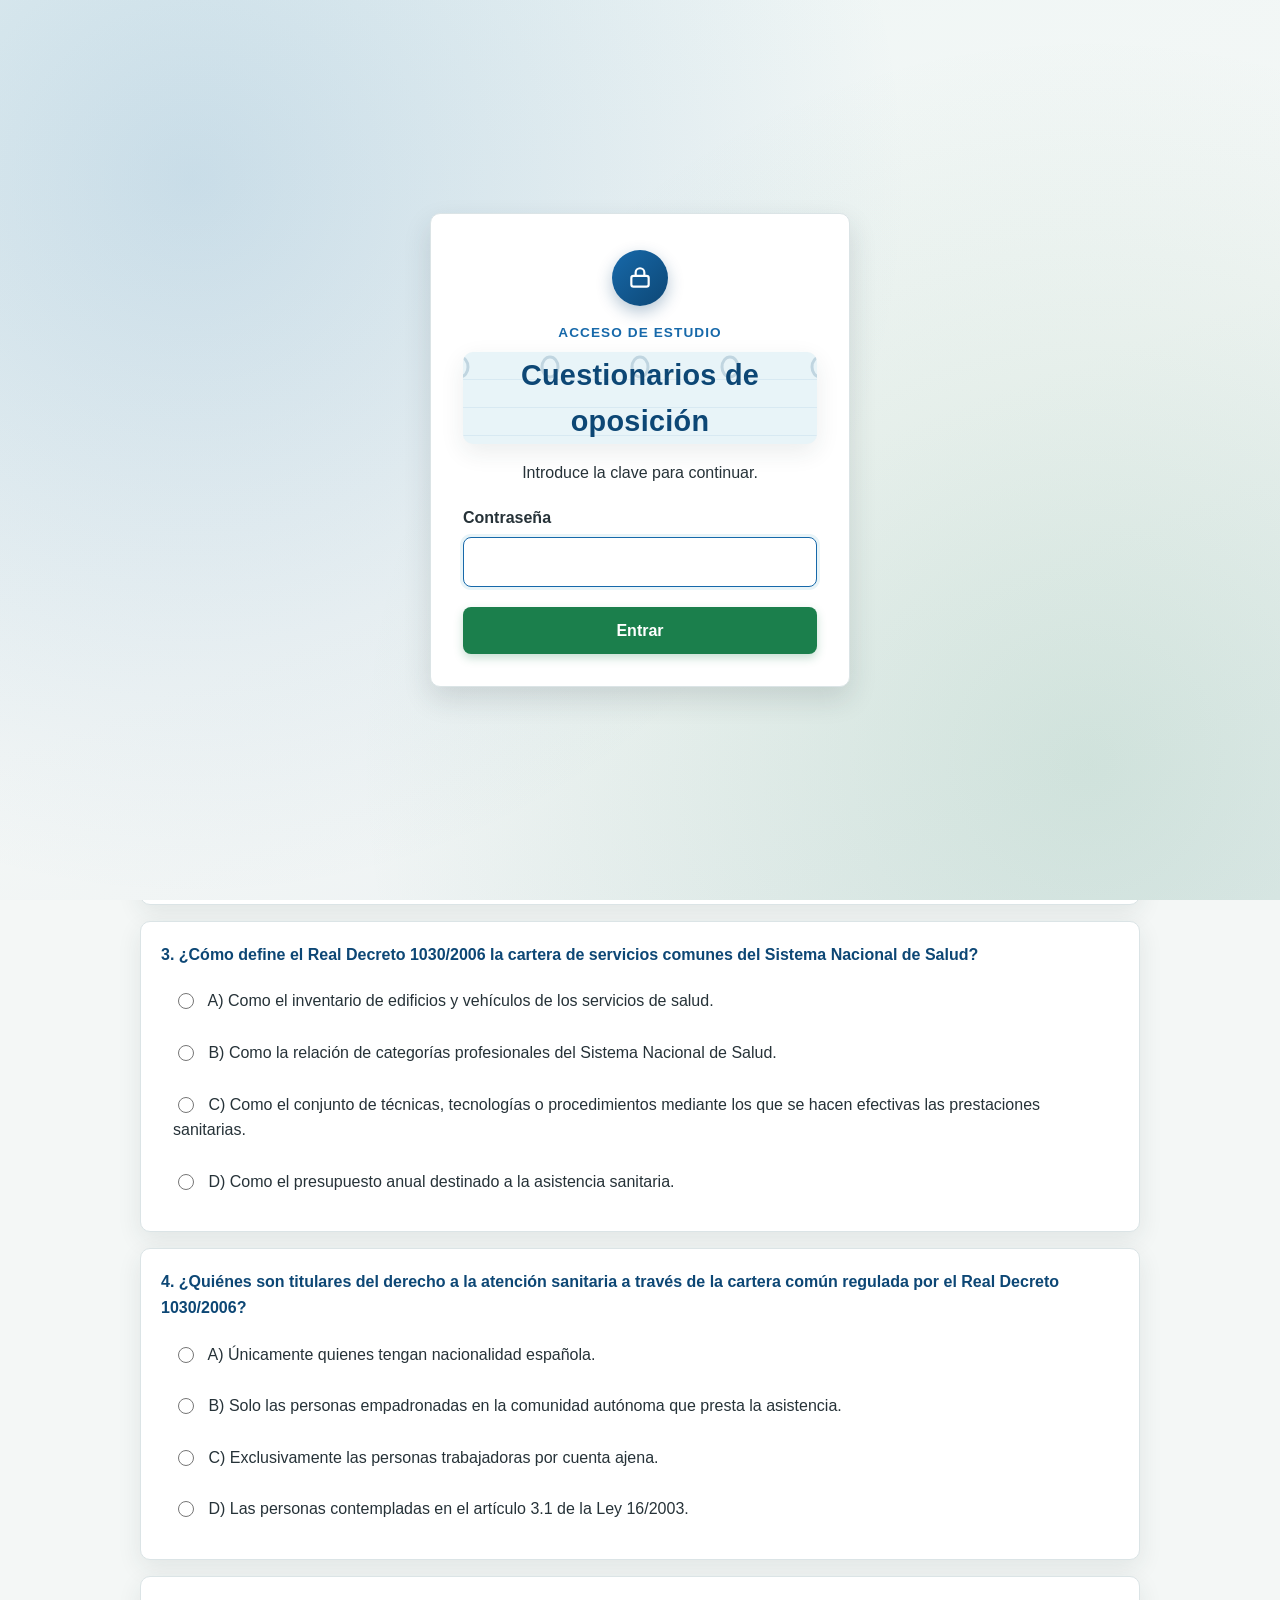
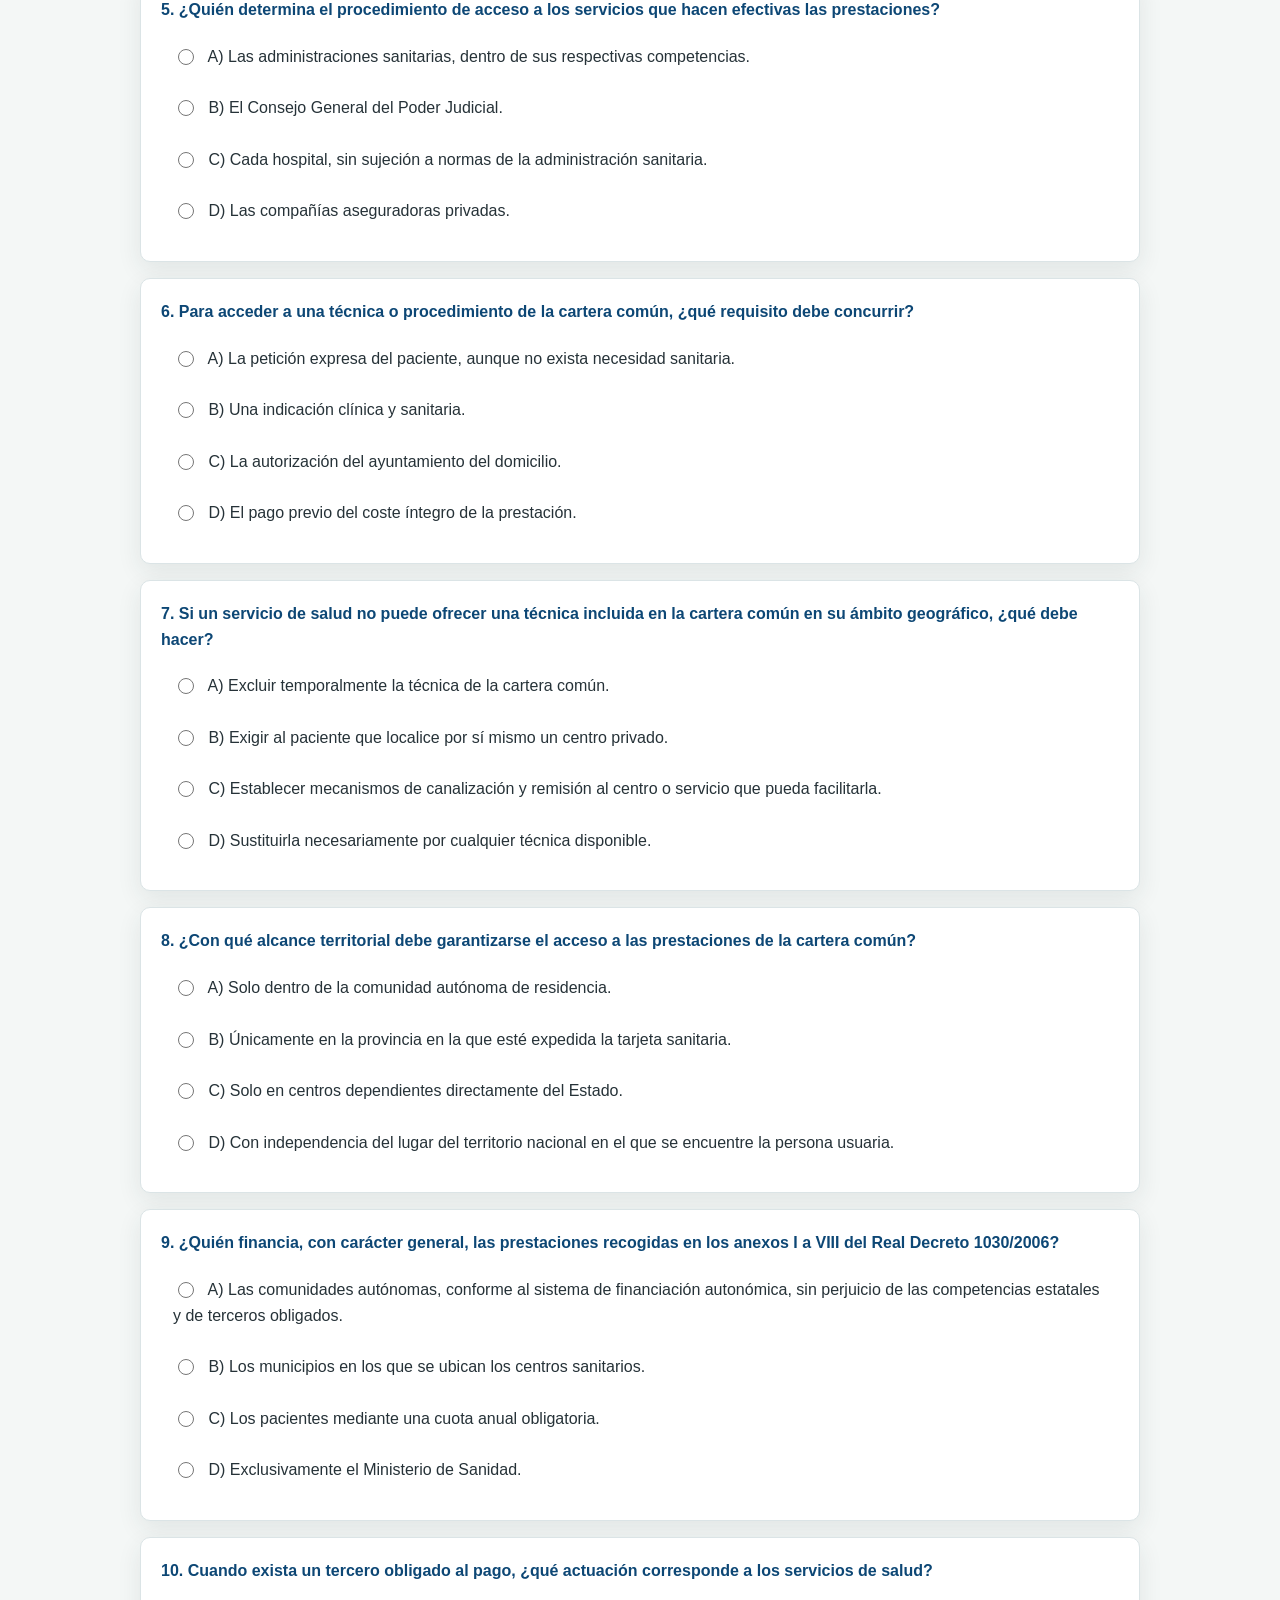
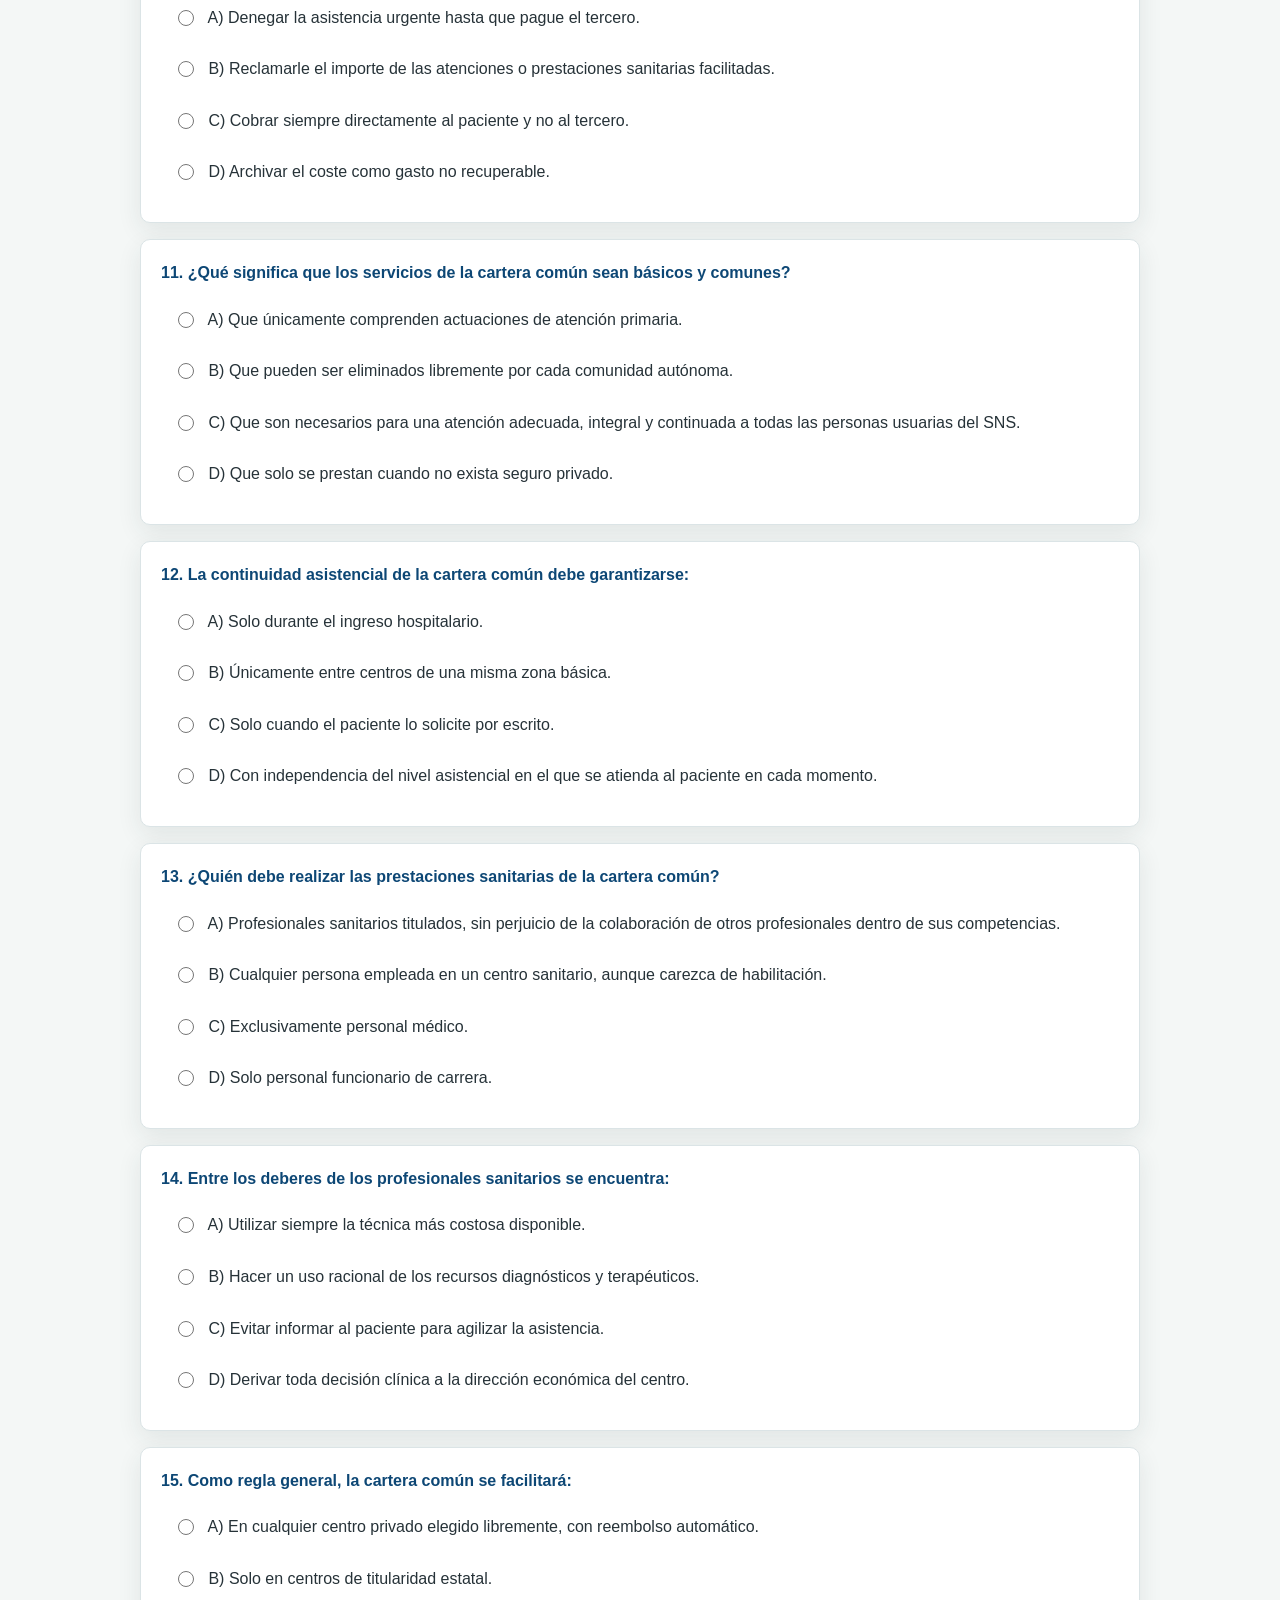
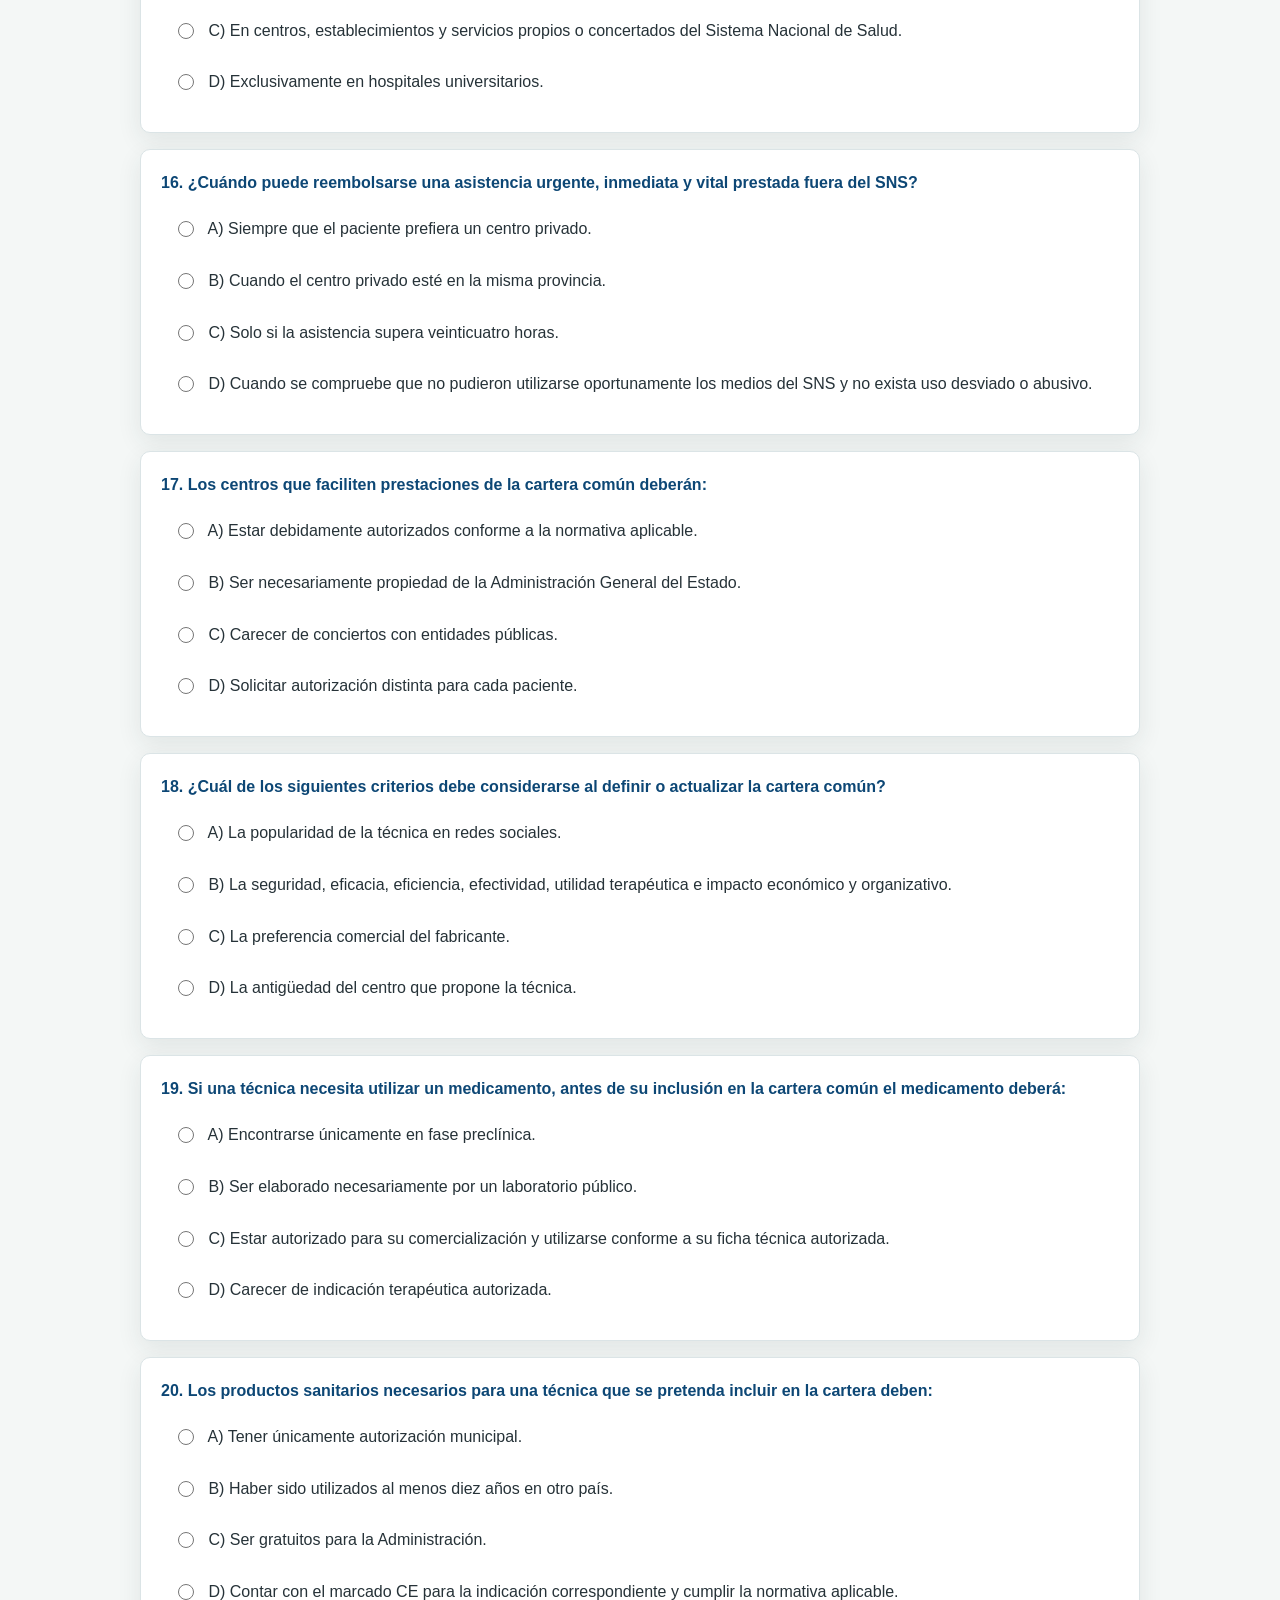
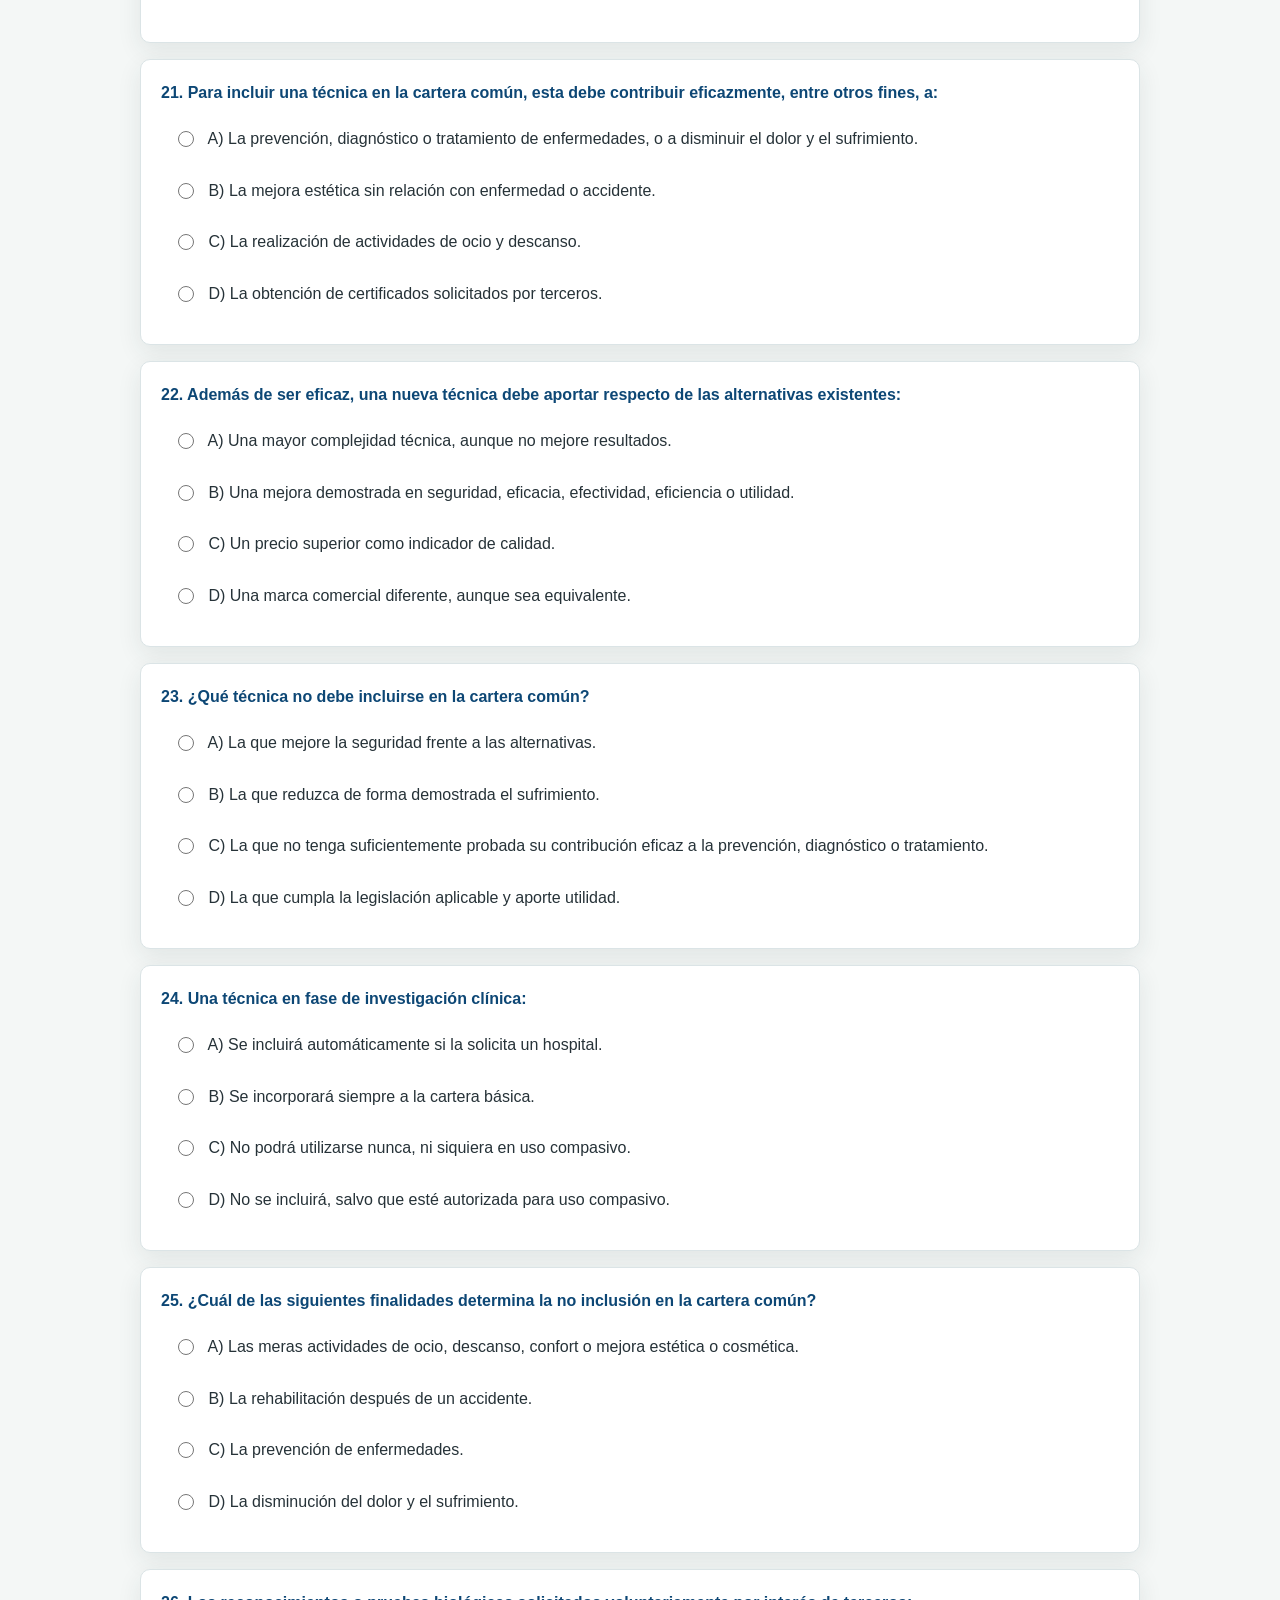
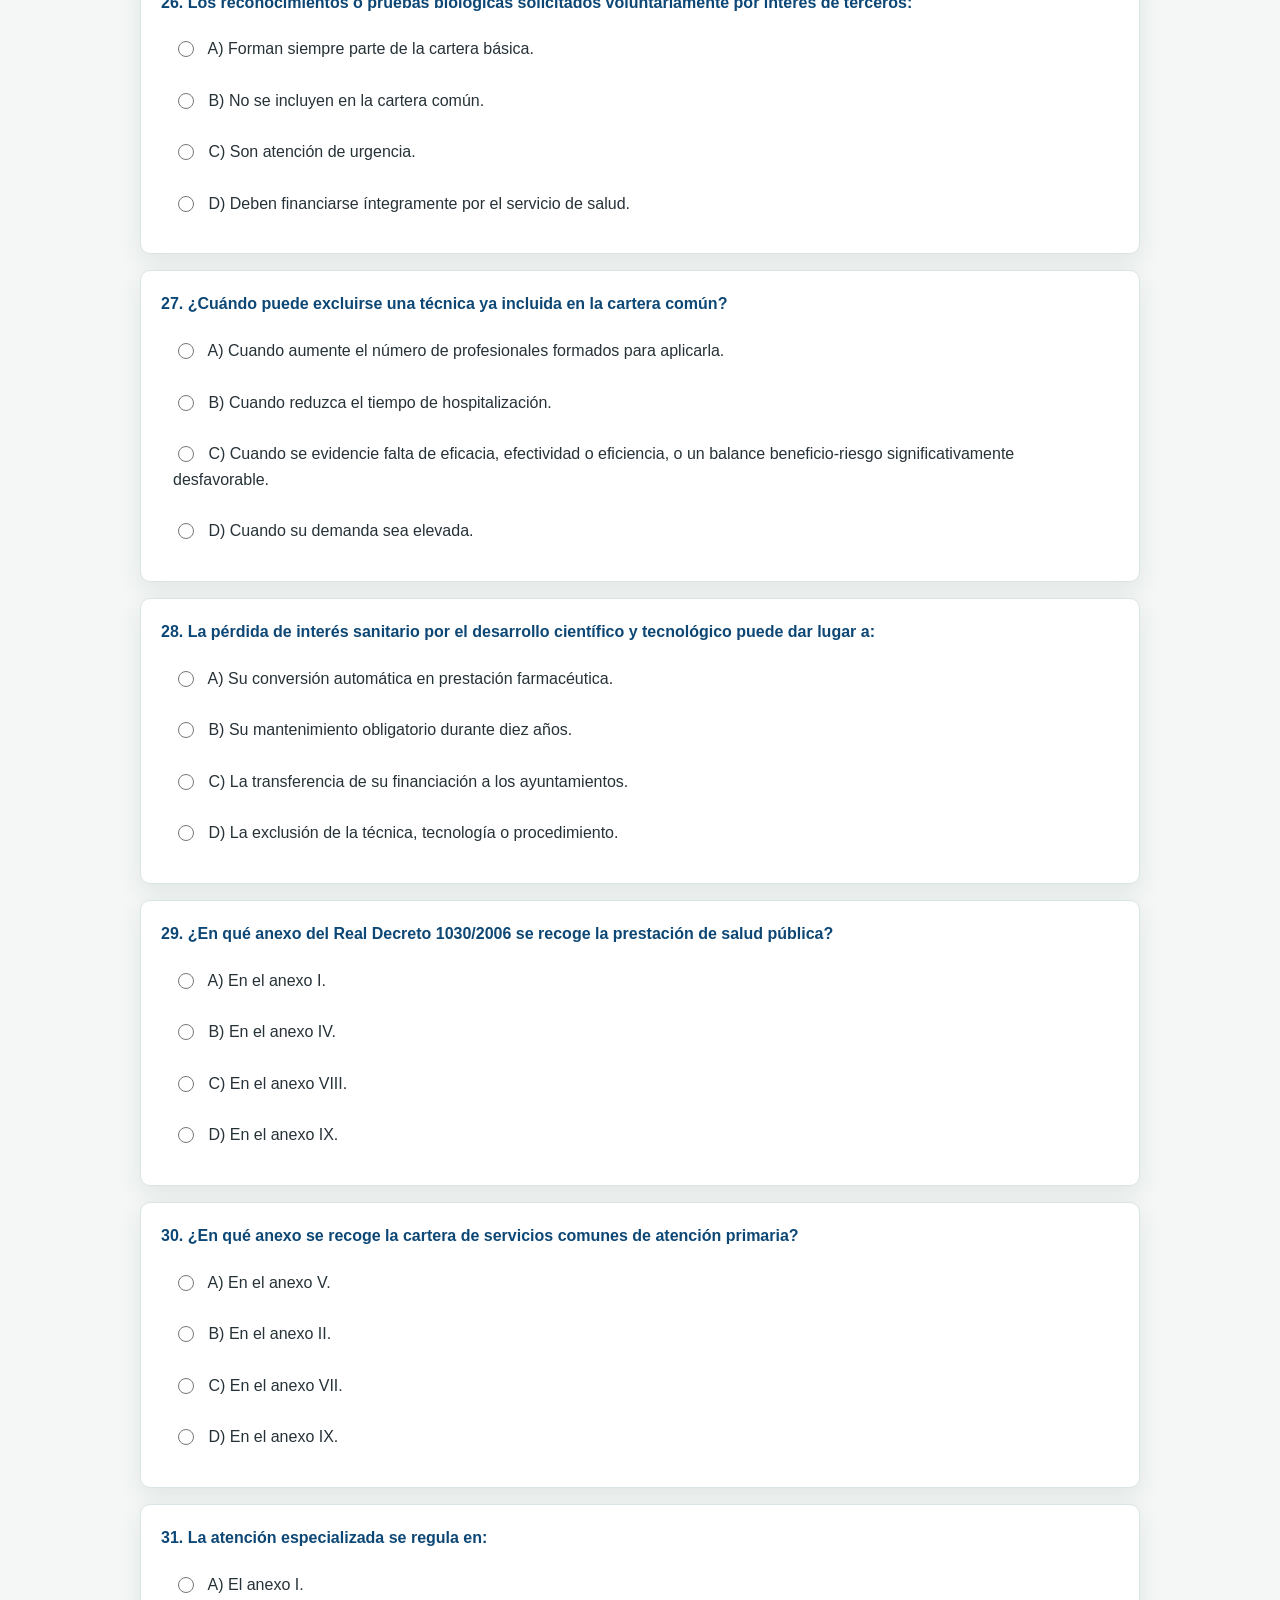
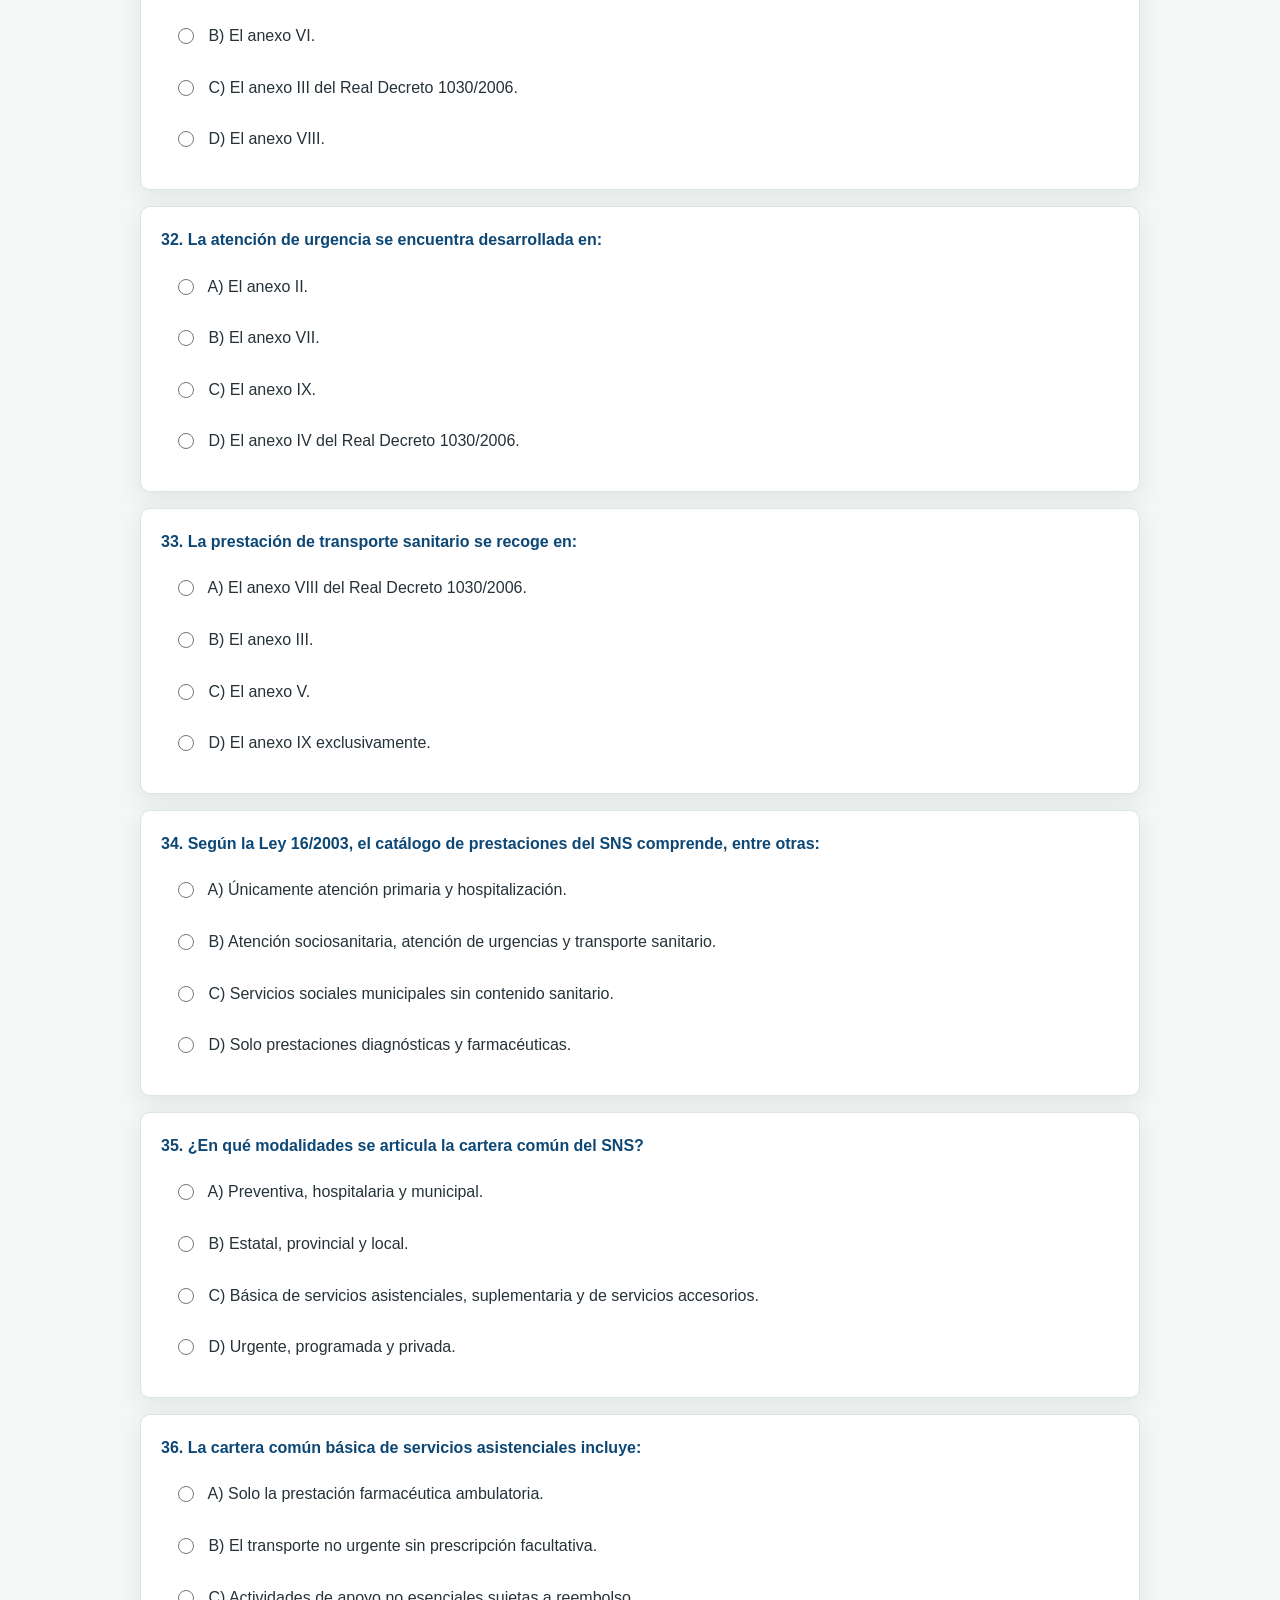
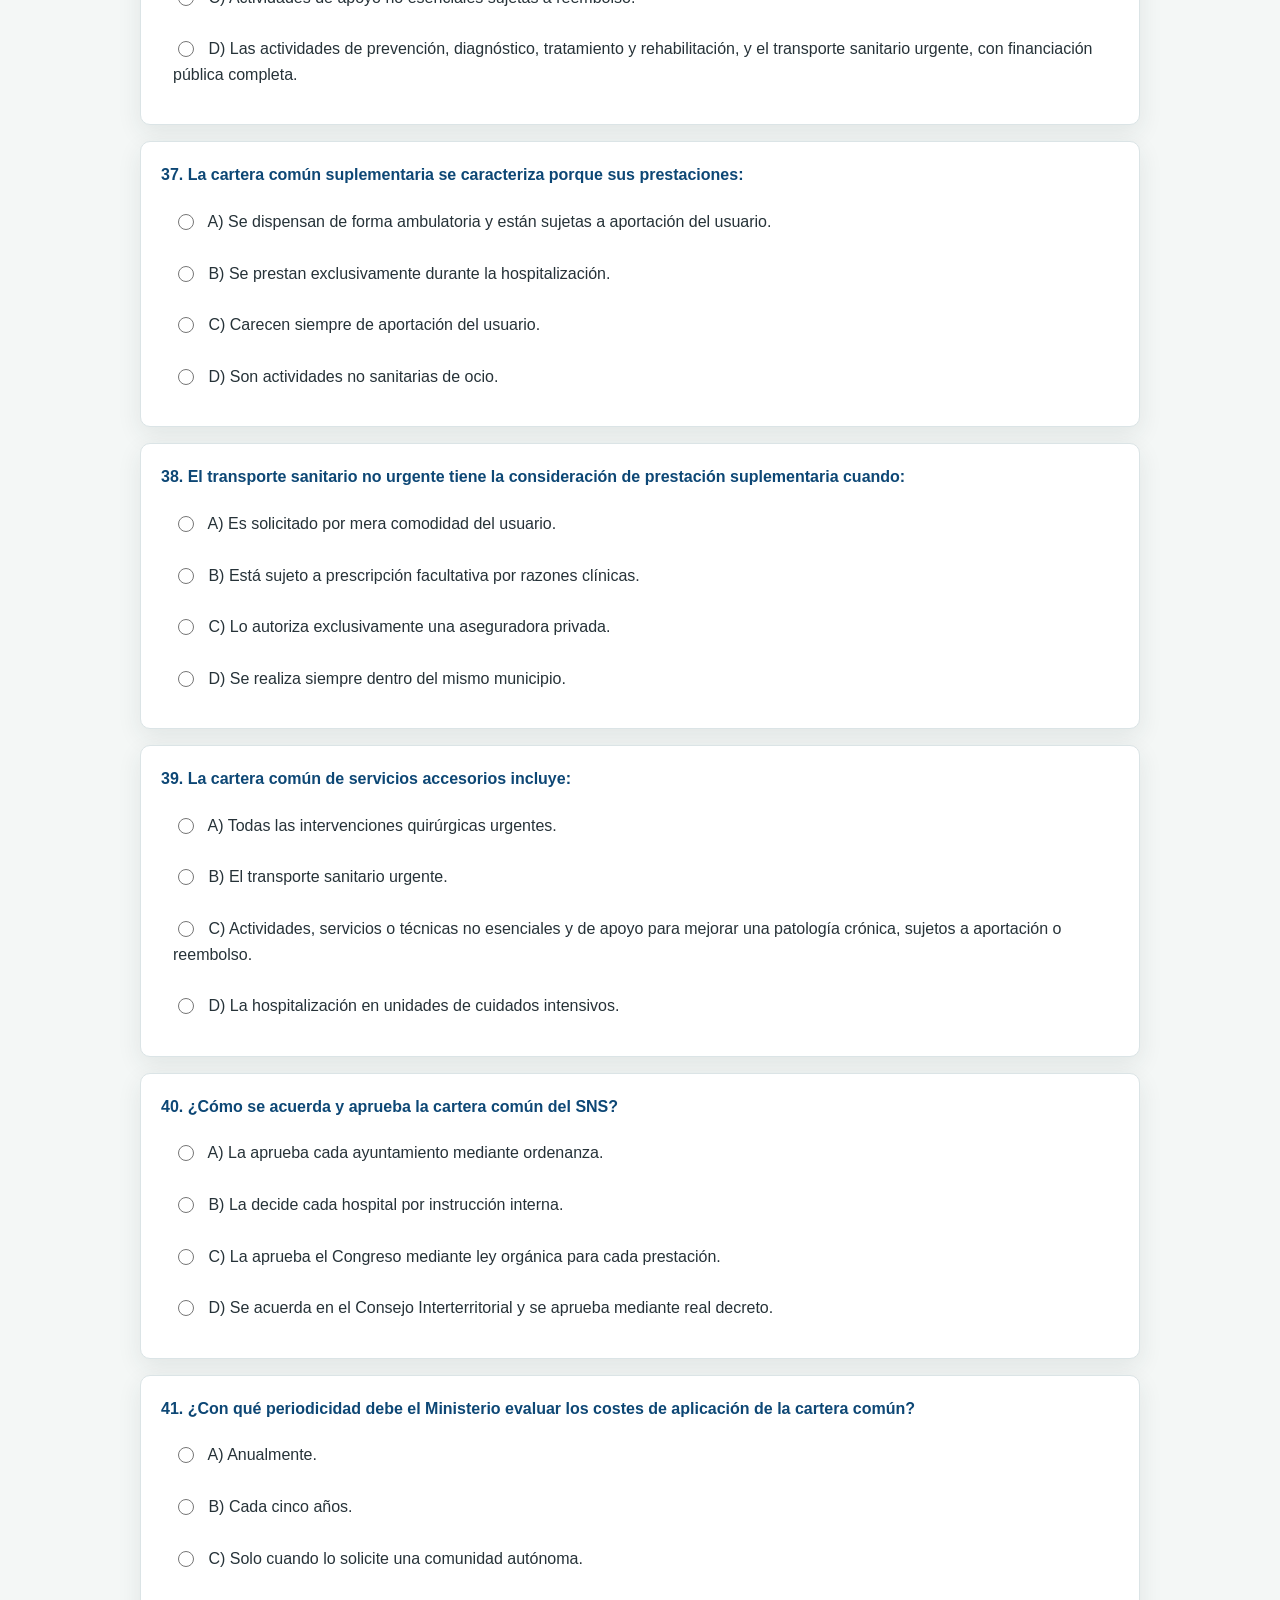
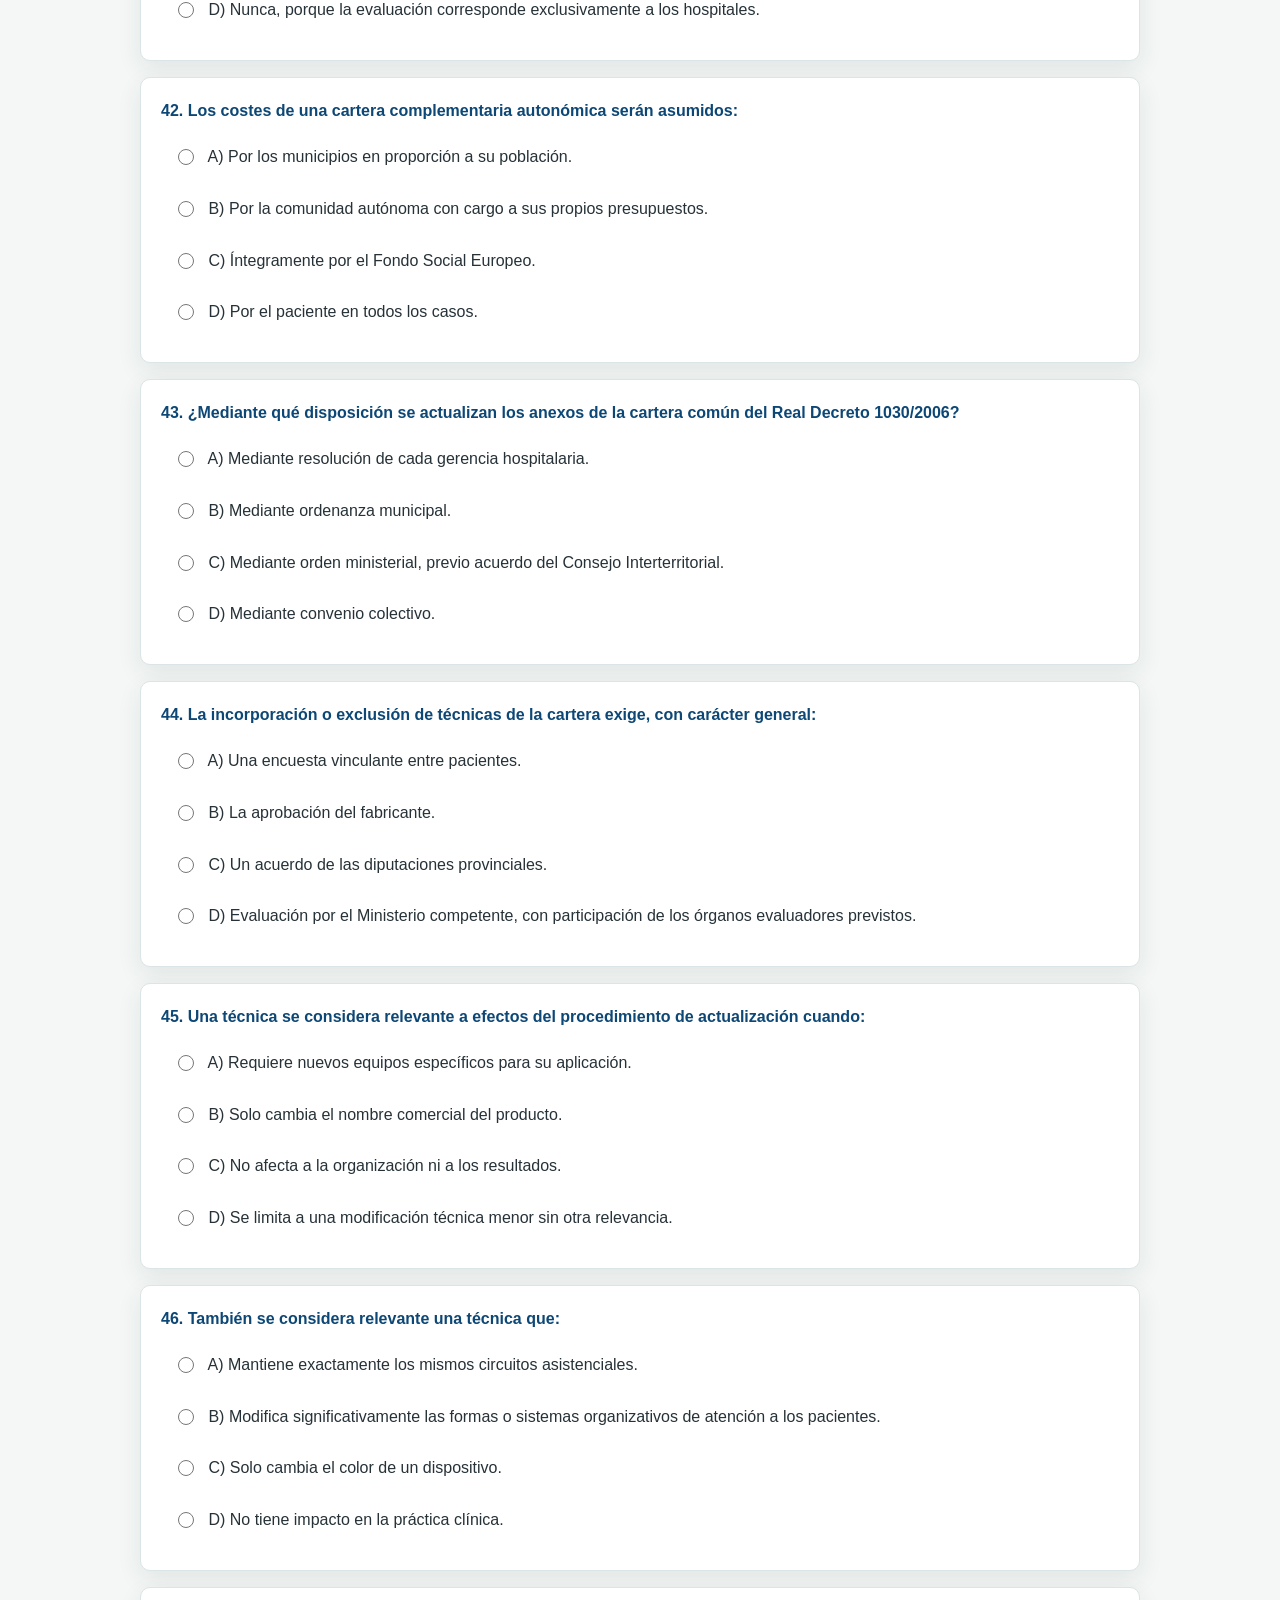
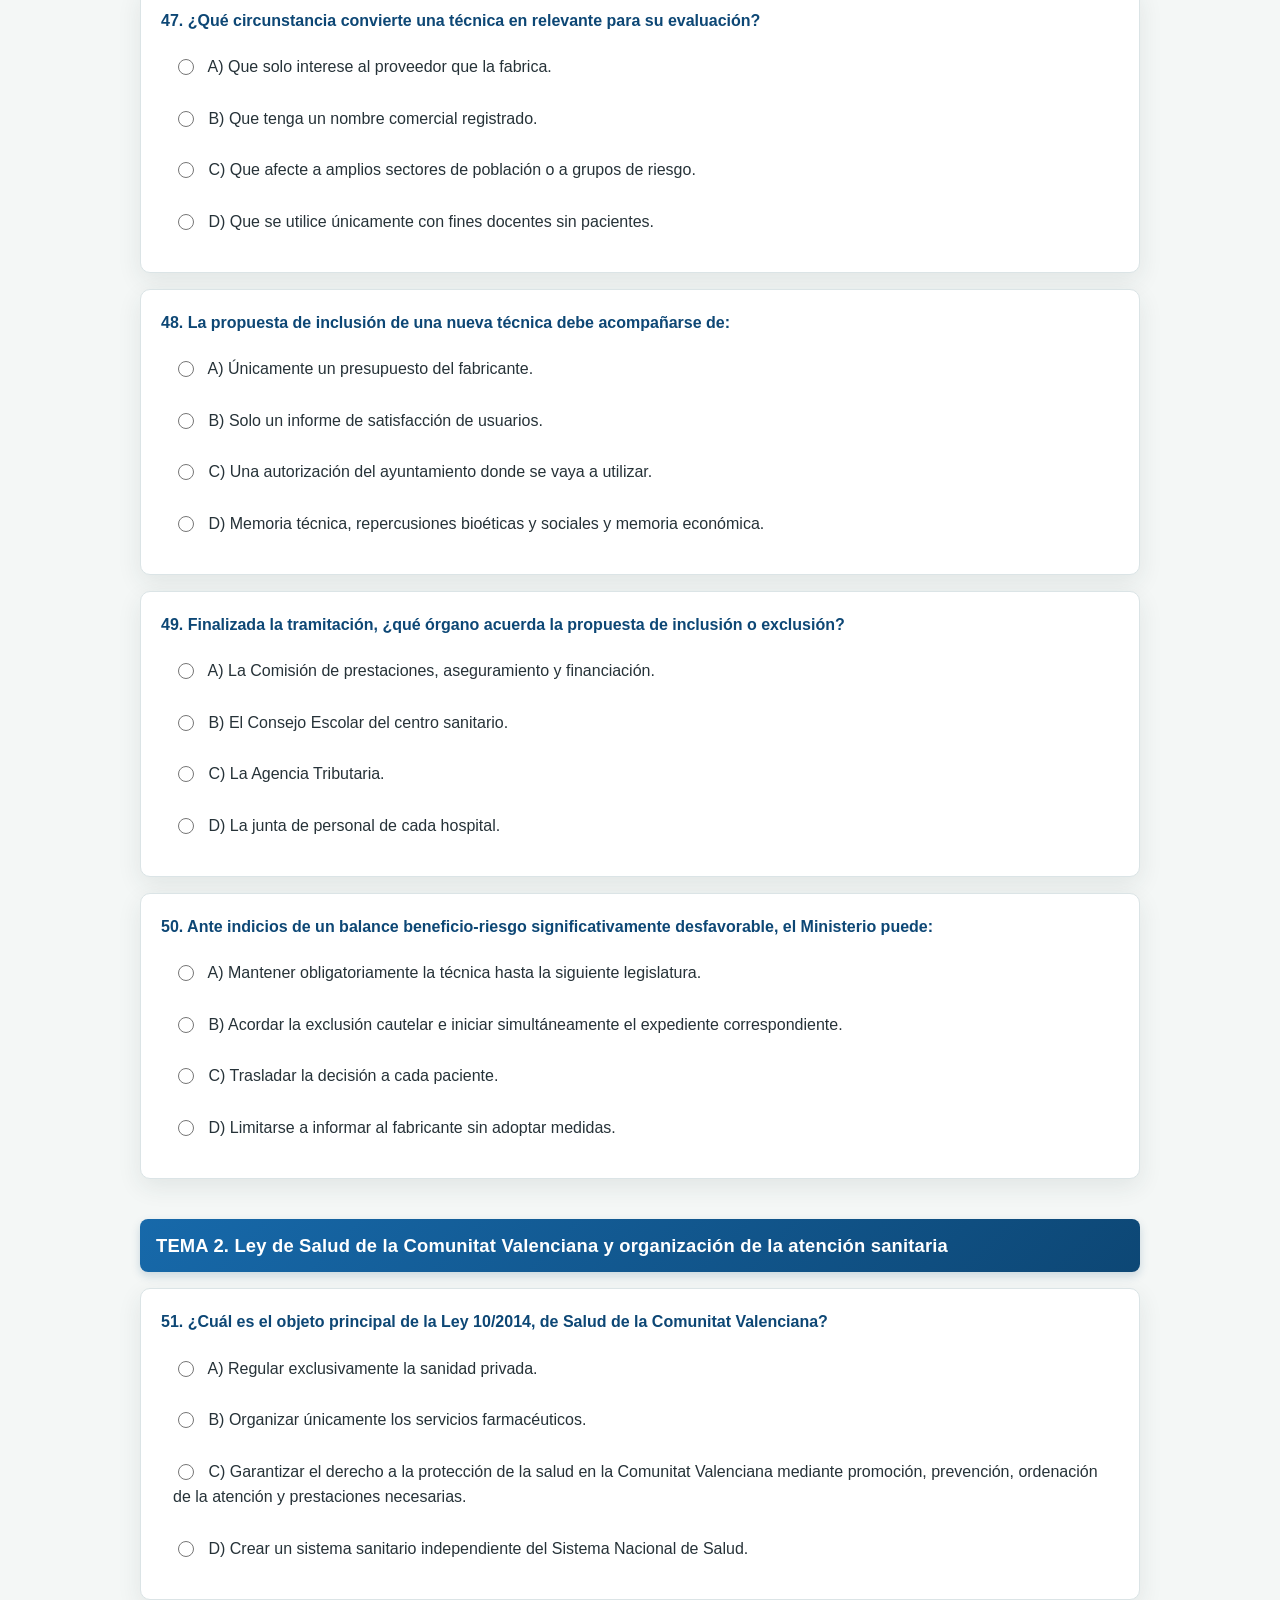
<file: assets/cuestionarios/sns/sns-t1t2.html>
<!doctype html>
<html lang="es">
  <head>
    <meta charset="UTF-8" />
    <meta name="viewport" content="width=device-width, initial-scale=1" />
    <title>Test Temas 1 y 2 - Normativa sanitaria</title>
    <link rel="stylesheet" href="../../../css/styles.css" />
  </head>
  <body class="quiz-page" data-quiz-id="sns-t1t2">
    <a class="volver-indice" href="../../../index.html">Volver al índice</a>
    <h1>
      Test Temas 1 y 2 - Normativa sanitaria<br /><small
        >Cartera de servicios del SNS y Ley de Salud de la Comunitat Valenciana - Centro de Estudios Albanta</small
      >
    </h1>

    <form id="quiz-form">

      <h2>TEMA 1. Cartera de servicios comunes del Sistema Nacional de Salud</h2>

      <div class="pregunta" data-key="sns_t1t2_1">
        <div class="titulo-pregunta">1. ¿Cuál es uno de los objetivos expresos del Real Decreto 1030/2006?</div>
        <ul class="opciones">
          <li>
            <label
              ><input type="radio" name="sns_t1t2_1" value="a" />
              A) Establecer el contenido de la cartera de servicios comunes de las prestaciones sanitarias.</label
            >
          </li>
          <li>
            <label
              ><input type="radio" name="sns_t1t2_1" value="b" />
              B) Regular exclusivamente la financiación hospitalaria privada.</label
            >
          </li>
          <li>
            <label
              ><input type="radio" name="sns_t1t2_1" value="c" />
              C) Crear los servicios autonómicos de salud.</label
            >
          </li>
          <li>
            <label
              ><input type="radio" name="sns_t1t2_1" value="d" />
              D) Determinar las plantillas orgánicas de los hospitales.</label
            >
          </li>
        </ul>
      </div>

      <div class="pregunta" data-key="sns_t1t2_2">
        <div class="titulo-pregunta">2. ¿Qué segundo objetivo básico persigue el Real Decreto 1030/2006?</div>
        <ul class="opciones">
          <li>
            <label
              ><input type="radio" name="sns_t1t2_2" value="a" />
              A) Regular el acceso a la profesión de Técnico en Emergencias Sanitarias.</label
            >
          </li>
          <li>
            <label
              ><input type="radio" name="sns_t1t2_2" value="b" />
              B) Fijar las bases del procedimiento de actualización de la cartera de servicios comunes.</label
            >
          </li>
          <li>
            <label
              ><input type="radio" name="sns_t1t2_2" value="c" />
              C) Aprobar el mapa sanitario de cada comunidad autónoma.</label
            >
          </li>
          <li>
            <label
              ><input type="radio" name="sns_t1t2_2" value="d" />
              D) Establecer el régimen disciplinario del personal sanitario.</label
            >
          </li>
        </ul>
      </div>

      <div class="pregunta" data-key="sns_t1t2_3">
        <div class="titulo-pregunta">3. ¿Cómo define el Real Decreto 1030/2006 la cartera de servicios comunes del Sistema Nacional de Salud?</div>
        <ul class="opciones">
          <li>
            <label
              ><input type="radio" name="sns_t1t2_3" value="a" />
              A) Como el inventario de edificios y vehículos de los servicios de salud.</label
            >
          </li>
          <li>
            <label
              ><input type="radio" name="sns_t1t2_3" value="b" />
              B) Como la relación de categorías profesionales del Sistema Nacional de Salud.</label
            >
          </li>
          <li>
            <label
              ><input type="radio" name="sns_t1t2_3" value="c" />
              C) Como el conjunto de técnicas, tecnologías o procedimientos mediante los que se hacen efectivas las prestaciones sanitarias.</label
            >
          </li>
          <li>
            <label
              ><input type="radio" name="sns_t1t2_3" value="d" />
              D) Como el presupuesto anual destinado a la asistencia sanitaria.</label
            >
          </li>
        </ul>
      </div>

      <div class="pregunta" data-key="sns_t1t2_4">
        <div class="titulo-pregunta">4. ¿Quiénes son titulares del derecho a la atención sanitaria a través de la cartera común regulada por el Real Decreto 1030/2006?</div>
        <ul class="opciones">
          <li>
            <label
              ><input type="radio" name="sns_t1t2_4" value="a" />
              A) Únicamente quienes tengan nacionalidad española.</label
            >
          </li>
          <li>
            <label
              ><input type="radio" name="sns_t1t2_4" value="b" />
              B) Solo las personas empadronadas en la comunidad autónoma que presta la asistencia.</label
            >
          </li>
          <li>
            <label
              ><input type="radio" name="sns_t1t2_4" value="c" />
              C) Exclusivamente las personas trabajadoras por cuenta ajena.</label
            >
          </li>
          <li>
            <label
              ><input type="radio" name="sns_t1t2_4" value="d" />
              D) Las personas contempladas en el artículo 3.1 de la Ley 16/2003.</label
            >
          </li>
        </ul>
      </div>

      <div class="pregunta" data-key="sns_t1t2_5">
        <div class="titulo-pregunta">5. ¿Quién determina el procedimiento de acceso a los servicios que hacen efectivas las prestaciones?</div>
        <ul class="opciones">
          <li>
            <label
              ><input type="radio" name="sns_t1t2_5" value="a" />
              A) Las administraciones sanitarias, dentro de sus respectivas competencias.</label
            >
          </li>
          <li>
            <label
              ><input type="radio" name="sns_t1t2_5" value="b" />
              B) El Consejo General del Poder Judicial.</label
            >
          </li>
          <li>
            <label
              ><input type="radio" name="sns_t1t2_5" value="c" />
              C) Cada hospital, sin sujeción a normas de la administración sanitaria.</label
            >
          </li>
          <li>
            <label
              ><input type="radio" name="sns_t1t2_5" value="d" />
              D) Las compañías aseguradoras privadas.</label
            >
          </li>
        </ul>
      </div>

      <div class="pregunta" data-key="sns_t1t2_6">
        <div class="titulo-pregunta">6. Para acceder a una técnica o procedimiento de la cartera común, ¿qué requisito debe concurrir?</div>
        <ul class="opciones">
          <li>
            <label
              ><input type="radio" name="sns_t1t2_6" value="a" />
              A) La petición expresa del paciente, aunque no exista necesidad sanitaria.</label
            >
          </li>
          <li>
            <label
              ><input type="radio" name="sns_t1t2_6" value="b" />
              B) Una indicación clínica y sanitaria.</label
            >
          </li>
          <li>
            <label
              ><input type="radio" name="sns_t1t2_6" value="c" />
              C) La autorización del ayuntamiento del domicilio.</label
            >
          </li>
          <li>
            <label
              ><input type="radio" name="sns_t1t2_6" value="d" />
              D) El pago previo del coste íntegro de la prestación.</label
            >
          </li>
        </ul>
      </div>

      <div class="pregunta" data-key="sns_t1t2_7">
        <div class="titulo-pregunta">7. Si un servicio de salud no puede ofrecer una técnica incluida en la cartera común en su ámbito geográfico, ¿qué debe hacer?</div>
        <ul class="opciones">
          <li>
            <label
              ><input type="radio" name="sns_t1t2_7" value="a" />
              A) Excluir temporalmente la técnica de la cartera común.</label
            >
          </li>
          <li>
            <label
              ><input type="radio" name="sns_t1t2_7" value="b" />
              B) Exigir al paciente que localice por sí mismo un centro privado.</label
            >
          </li>
          <li>
            <label
              ><input type="radio" name="sns_t1t2_7" value="c" />
              C) Establecer mecanismos de canalización y remisión al centro o servicio que pueda facilitarla.</label
            >
          </li>
          <li>
            <label
              ><input type="radio" name="sns_t1t2_7" value="d" />
              D) Sustituirla necesariamente por cualquier técnica disponible.</label
            >
          </li>
        </ul>
      </div>

      <div class="pregunta" data-key="sns_t1t2_8">
        <div class="titulo-pregunta">8. ¿Con qué alcance territorial debe garantizarse el acceso a las prestaciones de la cartera común?</div>
        <ul class="opciones">
          <li>
            <label
              ><input type="radio" name="sns_t1t2_8" value="a" />
              A) Solo dentro de la comunidad autónoma de residencia.</label
            >
          </li>
          <li>
            <label
              ><input type="radio" name="sns_t1t2_8" value="b" />
              B) Únicamente en la provincia en la que esté expedida la tarjeta sanitaria.</label
            >
          </li>
          <li>
            <label
              ><input type="radio" name="sns_t1t2_8" value="c" />
              C) Solo en centros dependientes directamente del Estado.</label
            >
          </li>
          <li>
            <label
              ><input type="radio" name="sns_t1t2_8" value="d" />
              D) Con independencia del lugar del territorio nacional en el que se encuentre la persona usuaria.</label
            >
          </li>
        </ul>
      </div>

      <div class="pregunta" data-key="sns_t1t2_9">
        <div class="titulo-pregunta">9. ¿Quién financia, con carácter general, las prestaciones recogidas en los anexos I a VIII del Real Decreto 1030/2006?</div>
        <ul class="opciones">
          <li>
            <label
              ><input type="radio" name="sns_t1t2_9" value="a" />
              A) Las comunidades autónomas, conforme al sistema de financiación autonómica, sin perjuicio de las competencias estatales y de terceros obligados.</label
            >
          </li>
          <li>
            <label
              ><input type="radio" name="sns_t1t2_9" value="b" />
              B) Los municipios en los que se ubican los centros sanitarios.</label
            >
          </li>
          <li>
            <label
              ><input type="radio" name="sns_t1t2_9" value="c" />
              C) Los pacientes mediante una cuota anual obligatoria.</label
            >
          </li>
          <li>
            <label
              ><input type="radio" name="sns_t1t2_9" value="d" />
              D) Exclusivamente el Ministerio de Sanidad.</label
            >
          </li>
        </ul>
      </div>

      <div class="pregunta" data-key="sns_t1t2_10">
        <div class="titulo-pregunta">10. Cuando exista un tercero obligado al pago, ¿qué actuación corresponde a los servicios de salud?</div>
        <ul class="opciones">
          <li>
            <label
              ><input type="radio" name="sns_t1t2_10" value="a" />
              A) Denegar la asistencia urgente hasta que pague el tercero.</label
            >
          </li>
          <li>
            <label
              ><input type="radio" name="sns_t1t2_10" value="b" />
              B) Reclamarle el importe de las atenciones o prestaciones sanitarias facilitadas.</label
            >
          </li>
          <li>
            <label
              ><input type="radio" name="sns_t1t2_10" value="c" />
              C) Cobrar siempre directamente al paciente y no al tercero.</label
            >
          </li>
          <li>
            <label
              ><input type="radio" name="sns_t1t2_10" value="d" />
              D) Archivar el coste como gasto no recuperable.</label
            >
          </li>
        </ul>
      </div>

      <div class="pregunta" data-key="sns_t1t2_11">
        <div class="titulo-pregunta">11. ¿Qué significa que los servicios de la cartera común sean básicos y comunes?</div>
        <ul class="opciones">
          <li>
            <label
              ><input type="radio" name="sns_t1t2_11" value="a" />
              A) Que únicamente comprenden actuaciones de atención primaria.</label
            >
          </li>
          <li>
            <label
              ><input type="radio" name="sns_t1t2_11" value="b" />
              B) Que pueden ser eliminados libremente por cada comunidad autónoma.</label
            >
          </li>
          <li>
            <label
              ><input type="radio" name="sns_t1t2_11" value="c" />
              C) Que son necesarios para una atención adecuada, integral y continuada a todas las personas usuarias del SNS.</label
            >
          </li>
          <li>
            <label
              ><input type="radio" name="sns_t1t2_11" value="d" />
              D) Que solo se prestan cuando no exista seguro privado.</label
            >
          </li>
        </ul>
      </div>

      <div class="pregunta" data-key="sns_t1t2_12">
        <div class="titulo-pregunta">12. La continuidad asistencial de la cartera común debe garantizarse:</div>
        <ul class="opciones">
          <li>
            <label
              ><input type="radio" name="sns_t1t2_12" value="a" />
              A) Solo durante el ingreso hospitalario.</label
            >
          </li>
          <li>
            <label
              ><input type="radio" name="sns_t1t2_12" value="b" />
              B) Únicamente entre centros de una misma zona básica.</label
            >
          </li>
          <li>
            <label
              ><input type="radio" name="sns_t1t2_12" value="c" />
              C) Solo cuando el paciente lo solicite por escrito.</label
            >
          </li>
          <li>
            <label
              ><input type="radio" name="sns_t1t2_12" value="d" />
              D) Con independencia del nivel asistencial en el que se atienda al paciente en cada momento.</label
            >
          </li>
        </ul>
      </div>

      <div class="pregunta" data-key="sns_t1t2_13">
        <div class="titulo-pregunta">13. ¿Quién debe realizar las prestaciones sanitarias de la cartera común?</div>
        <ul class="opciones">
          <li>
            <label
              ><input type="radio" name="sns_t1t2_13" value="a" />
              A) Profesionales sanitarios titulados, sin perjuicio de la colaboración de otros profesionales dentro de sus competencias.</label
            >
          </li>
          <li>
            <label
              ><input type="radio" name="sns_t1t2_13" value="b" />
              B) Cualquier persona empleada en un centro sanitario, aunque carezca de habilitación.</label
            >
          </li>
          <li>
            <label
              ><input type="radio" name="sns_t1t2_13" value="c" />
              C) Exclusivamente personal médico.</label
            >
          </li>
          <li>
            <label
              ><input type="radio" name="sns_t1t2_13" value="d" />
              D) Solo personal funcionario de carrera.</label
            >
          </li>
        </ul>
      </div>

      <div class="pregunta" data-key="sns_t1t2_14">
        <div class="titulo-pregunta">14. Entre los deberes de los profesionales sanitarios se encuentra:</div>
        <ul class="opciones">
          <li>
            <label
              ><input type="radio" name="sns_t1t2_14" value="a" />
              A) Utilizar siempre la técnica más costosa disponible.</label
            >
          </li>
          <li>
            <label
              ><input type="radio" name="sns_t1t2_14" value="b" />
              B) Hacer un uso racional de los recursos diagnósticos y terapéuticos.</label
            >
          </li>
          <li>
            <label
              ><input type="radio" name="sns_t1t2_14" value="c" />
              C) Evitar informar al paciente para agilizar la asistencia.</label
            >
          </li>
          <li>
            <label
              ><input type="radio" name="sns_t1t2_14" value="d" />
              D) Derivar toda decisión clínica a la dirección económica del centro.</label
            >
          </li>
        </ul>
      </div>

      <div class="pregunta" data-key="sns_t1t2_15">
        <div class="titulo-pregunta">15. Como regla general, la cartera común se facilitará:</div>
        <ul class="opciones">
          <li>
            <label
              ><input type="radio" name="sns_t1t2_15" value="a" />
              A) En cualquier centro privado elegido libremente, con reembolso automático.</label
            >
          </li>
          <li>
            <label
              ><input type="radio" name="sns_t1t2_15" value="b" />
              B) Solo en centros de titularidad estatal.</label
            >
          </li>
          <li>
            <label
              ><input type="radio" name="sns_t1t2_15" value="c" />
              C) En centros, establecimientos y servicios propios o concertados del Sistema Nacional de Salud.</label
            >
          </li>
          <li>
            <label
              ><input type="radio" name="sns_t1t2_15" value="d" />
              D) Exclusivamente en hospitales universitarios.</label
            >
          </li>
        </ul>
      </div>

      <div class="pregunta" data-key="sns_t1t2_16">
        <div class="titulo-pregunta">16. ¿Cuándo puede reembolsarse una asistencia urgente, inmediata y vital prestada fuera del SNS?</div>
        <ul class="opciones">
          <li>
            <label
              ><input type="radio" name="sns_t1t2_16" value="a" />
              A) Siempre que el paciente prefiera un centro privado.</label
            >
          </li>
          <li>
            <label
              ><input type="radio" name="sns_t1t2_16" value="b" />
              B) Cuando el centro privado esté en la misma provincia.</label
            >
          </li>
          <li>
            <label
              ><input type="radio" name="sns_t1t2_16" value="c" />
              C) Solo si la asistencia supera veinticuatro horas.</label
            >
          </li>
          <li>
            <label
              ><input type="radio" name="sns_t1t2_16" value="d" />
              D) Cuando se compruebe que no pudieron utilizarse oportunamente los medios del SNS y no exista uso desviado o abusivo.</label
            >
          </li>
        </ul>
      </div>

      <div class="pregunta" data-key="sns_t1t2_17">
        <div class="titulo-pregunta">17. Los centros que faciliten prestaciones de la cartera común deberán:</div>
        <ul class="opciones">
          <li>
            <label
              ><input type="radio" name="sns_t1t2_17" value="a" />
              A) Estar debidamente autorizados conforme a la normativa aplicable.</label
            >
          </li>
          <li>
            <label
              ><input type="radio" name="sns_t1t2_17" value="b" />
              B) Ser necesariamente propiedad de la Administración General del Estado.</label
            >
          </li>
          <li>
            <label
              ><input type="radio" name="sns_t1t2_17" value="c" />
              C) Carecer de conciertos con entidades públicas.</label
            >
          </li>
          <li>
            <label
              ><input type="radio" name="sns_t1t2_17" value="d" />
              D) Solicitar autorización distinta para cada paciente.</label
            >
          </li>
        </ul>
      </div>

      <div class="pregunta" data-key="sns_t1t2_18">
        <div class="titulo-pregunta">18. ¿Cuál de los siguientes criterios debe considerarse al definir o actualizar la cartera común?</div>
        <ul class="opciones">
          <li>
            <label
              ><input type="radio" name="sns_t1t2_18" value="a" />
              A) La popularidad de la técnica en redes sociales.</label
            >
          </li>
          <li>
            <label
              ><input type="radio" name="sns_t1t2_18" value="b" />
              B) La seguridad, eficacia, eficiencia, efectividad, utilidad terapéutica e impacto económico y organizativo.</label
            >
          </li>
          <li>
            <label
              ><input type="radio" name="sns_t1t2_18" value="c" />
              C) La preferencia comercial del fabricante.</label
            >
          </li>
          <li>
            <label
              ><input type="radio" name="sns_t1t2_18" value="d" />
              D) La antigüedad del centro que propone la técnica.</label
            >
          </li>
        </ul>
      </div>

      <div class="pregunta" data-key="sns_t1t2_19">
        <div class="titulo-pregunta">19. Si una técnica necesita utilizar un medicamento, antes de su inclusión en la cartera común el medicamento deberá:</div>
        <ul class="opciones">
          <li>
            <label
              ><input type="radio" name="sns_t1t2_19" value="a" />
              A) Encontrarse únicamente en fase preclínica.</label
            >
          </li>
          <li>
            <label
              ><input type="radio" name="sns_t1t2_19" value="b" />
              B) Ser elaborado necesariamente por un laboratorio público.</label
            >
          </li>
          <li>
            <label
              ><input type="radio" name="sns_t1t2_19" value="c" />
              C) Estar autorizado para su comercialización y utilizarse conforme a su ficha técnica autorizada.</label
            >
          </li>
          <li>
            <label
              ><input type="radio" name="sns_t1t2_19" value="d" />
              D) Carecer de indicación terapéutica autorizada.</label
            >
          </li>
        </ul>
      </div>

      <div class="pregunta" data-key="sns_t1t2_20">
        <div class="titulo-pregunta">20. Los productos sanitarios necesarios para una técnica que se pretenda incluir en la cartera deben:</div>
        <ul class="opciones">
          <li>
            <label
              ><input type="radio" name="sns_t1t2_20" value="a" />
              A) Tener únicamente autorización municipal.</label
            >
          </li>
          <li>
            <label
              ><input type="radio" name="sns_t1t2_20" value="b" />
              B) Haber sido utilizados al menos diez años en otro país.</label
            >
          </li>
          <li>
            <label
              ><input type="radio" name="sns_t1t2_20" value="c" />
              C) Ser gratuitos para la Administración.</label
            >
          </li>
          <li>
            <label
              ><input type="radio" name="sns_t1t2_20" value="d" />
              D) Contar con el marcado CE para la indicación correspondiente y cumplir la normativa aplicable.</label
            >
          </li>
        </ul>
      </div>

      <div class="pregunta" data-key="sns_t1t2_21">
        <div class="titulo-pregunta">21. Para incluir una técnica en la cartera común, esta debe contribuir eficazmente, entre otros fines, a:</div>
        <ul class="opciones">
          <li>
            <label
              ><input type="radio" name="sns_t1t2_21" value="a" />
              A) La prevención, diagnóstico o tratamiento de enfermedades, o a disminuir el dolor y el sufrimiento.</label
            >
          </li>
          <li>
            <label
              ><input type="radio" name="sns_t1t2_21" value="b" />
              B) La mejora estética sin relación con enfermedad o accidente.</label
            >
          </li>
          <li>
            <label
              ><input type="radio" name="sns_t1t2_21" value="c" />
              C) La realización de actividades de ocio y descanso.</label
            >
          </li>
          <li>
            <label
              ><input type="radio" name="sns_t1t2_21" value="d" />
              D) La obtención de certificados solicitados por terceros.</label
            >
          </li>
        </ul>
      </div>

      <div class="pregunta" data-key="sns_t1t2_22">
        <div class="titulo-pregunta">22. Además de ser eficaz, una nueva técnica debe aportar respecto de las alternativas existentes:</div>
        <ul class="opciones">
          <li>
            <label
              ><input type="radio" name="sns_t1t2_22" value="a" />
              A) Una mayor complejidad técnica, aunque no mejore resultados.</label
            >
          </li>
          <li>
            <label
              ><input type="radio" name="sns_t1t2_22" value="b" />
              B) Una mejora demostrada en seguridad, eficacia, efectividad, eficiencia o utilidad.</label
            >
          </li>
          <li>
            <label
              ><input type="radio" name="sns_t1t2_22" value="c" />
              C) Un precio superior como indicador de calidad.</label
            >
          </li>
          <li>
            <label
              ><input type="radio" name="sns_t1t2_22" value="d" />
              D) Una marca comercial diferente, aunque sea equivalente.</label
            >
          </li>
        </ul>
      </div>

      <div class="pregunta" data-key="sns_t1t2_23">
        <div class="titulo-pregunta">23. ¿Qué técnica no debe incluirse en la cartera común?</div>
        <ul class="opciones">
          <li>
            <label
              ><input type="radio" name="sns_t1t2_23" value="a" />
              A) La que mejore la seguridad frente a las alternativas.</label
            >
          </li>
          <li>
            <label
              ><input type="radio" name="sns_t1t2_23" value="b" />
              B) La que reduzca de forma demostrada el sufrimiento.</label
            >
          </li>
          <li>
            <label
              ><input type="radio" name="sns_t1t2_23" value="c" />
              C) La que no tenga suficientemente probada su contribución eficaz a la prevención, diagnóstico o tratamiento.</label
            >
          </li>
          <li>
            <label
              ><input type="radio" name="sns_t1t2_23" value="d" />
              D) La que cumpla la legislación aplicable y aporte utilidad.</label
            >
          </li>
        </ul>
      </div>

      <div class="pregunta" data-key="sns_t1t2_24">
        <div class="titulo-pregunta">24. Una técnica en fase de investigación clínica:</div>
        <ul class="opciones">
          <li>
            <label
              ><input type="radio" name="sns_t1t2_24" value="a" />
              A) Se incluirá automáticamente si la solicita un hospital.</label
            >
          </li>
          <li>
            <label
              ><input type="radio" name="sns_t1t2_24" value="b" />
              B) Se incorporará siempre a la cartera básica.</label
            >
          </li>
          <li>
            <label
              ><input type="radio" name="sns_t1t2_24" value="c" />
              C) No podrá utilizarse nunca, ni siquiera en uso compasivo.</label
            >
          </li>
          <li>
            <label
              ><input type="radio" name="sns_t1t2_24" value="d" />
              D) No se incluirá, salvo que esté autorizada para uso compasivo.</label
            >
          </li>
        </ul>
      </div>

      <div class="pregunta" data-key="sns_t1t2_25">
        <div class="titulo-pregunta">25. ¿Cuál de las siguientes finalidades determina la no inclusión en la cartera común?</div>
        <ul class="opciones">
          <li>
            <label
              ><input type="radio" name="sns_t1t2_25" value="a" />
              A) Las meras actividades de ocio, descanso, confort o mejora estética o cosmética.</label
            >
          </li>
          <li>
            <label
              ><input type="radio" name="sns_t1t2_25" value="b" />
              B) La rehabilitación después de un accidente.</label
            >
          </li>
          <li>
            <label
              ><input type="radio" name="sns_t1t2_25" value="c" />
              C) La prevención de enfermedades.</label
            >
          </li>
          <li>
            <label
              ><input type="radio" name="sns_t1t2_25" value="d" />
              D) La disminución del dolor y el sufrimiento.</label
            >
          </li>
        </ul>
      </div>

      <div class="pregunta" data-key="sns_t1t2_26">
        <div class="titulo-pregunta">26. Los reconocimientos o pruebas biológicas solicitados voluntariamente por interés de terceros:</div>
        <ul class="opciones">
          <li>
            <label
              ><input type="radio" name="sns_t1t2_26" value="a" />
              A) Forman siempre parte de la cartera básica.</label
            >
          </li>
          <li>
            <label
              ><input type="radio" name="sns_t1t2_26" value="b" />
              B) No se incluyen en la cartera común.</label
            >
          </li>
          <li>
            <label
              ><input type="radio" name="sns_t1t2_26" value="c" />
              C) Son atención de urgencia.</label
            >
          </li>
          <li>
            <label
              ><input type="radio" name="sns_t1t2_26" value="d" />
              D) Deben financiarse íntegramente por el servicio de salud.</label
            >
          </li>
        </ul>
      </div>

      <div class="pregunta" data-key="sns_t1t2_27">
        <div class="titulo-pregunta">27. ¿Cuándo puede excluirse una técnica ya incluida en la cartera común?</div>
        <ul class="opciones">
          <li>
            <label
              ><input type="radio" name="sns_t1t2_27" value="a" />
              A) Cuando aumente el número de profesionales formados para aplicarla.</label
            >
          </li>
          <li>
            <label
              ><input type="radio" name="sns_t1t2_27" value="b" />
              B) Cuando reduzca el tiempo de hospitalización.</label
            >
          </li>
          <li>
            <label
              ><input type="radio" name="sns_t1t2_27" value="c" />
              C) Cuando se evidencie falta de eficacia, efectividad o eficiencia, o un balance beneficio-riesgo significativamente desfavorable.</label
            >
          </li>
          <li>
            <label
              ><input type="radio" name="sns_t1t2_27" value="d" />
              D) Cuando su demanda sea elevada.</label
            >
          </li>
        </ul>
      </div>

      <div class="pregunta" data-key="sns_t1t2_28">
        <div class="titulo-pregunta">28. La pérdida de interés sanitario por el desarrollo científico y tecnológico puede dar lugar a:</div>
        <ul class="opciones">
          <li>
            <label
              ><input type="radio" name="sns_t1t2_28" value="a" />
              A) Su conversión automática en prestación farmacéutica.</label
            >
          </li>
          <li>
            <label
              ><input type="radio" name="sns_t1t2_28" value="b" />
              B) Su mantenimiento obligatorio durante diez años.</label
            >
          </li>
          <li>
            <label
              ><input type="radio" name="sns_t1t2_28" value="c" />
              C) La transferencia de su financiación a los ayuntamientos.</label
            >
          </li>
          <li>
            <label
              ><input type="radio" name="sns_t1t2_28" value="d" />
              D) La exclusión de la técnica, tecnología o procedimiento.</label
            >
          </li>
        </ul>
      </div>

      <div class="pregunta" data-key="sns_t1t2_29">
        <div class="titulo-pregunta">29. ¿En qué anexo del Real Decreto 1030/2006 se recoge la prestación de salud pública?</div>
        <ul class="opciones">
          <li>
            <label
              ><input type="radio" name="sns_t1t2_29" value="a" />
              A) En el anexo I.</label
            >
          </li>
          <li>
            <label
              ><input type="radio" name="sns_t1t2_29" value="b" />
              B) En el anexo IV.</label
            >
          </li>
          <li>
            <label
              ><input type="radio" name="sns_t1t2_29" value="c" />
              C) En el anexo VIII.</label
            >
          </li>
          <li>
            <label
              ><input type="radio" name="sns_t1t2_29" value="d" />
              D) En el anexo IX.</label
            >
          </li>
        </ul>
      </div>

      <div class="pregunta" data-key="sns_t1t2_30">
        <div class="titulo-pregunta">30. ¿En qué anexo se recoge la cartera de servicios comunes de atención primaria?</div>
        <ul class="opciones">
          <li>
            <label
              ><input type="radio" name="sns_t1t2_30" value="a" />
              A) En el anexo V.</label
            >
          </li>
          <li>
            <label
              ><input type="radio" name="sns_t1t2_30" value="b" />
              B) En el anexo II.</label
            >
          </li>
          <li>
            <label
              ><input type="radio" name="sns_t1t2_30" value="c" />
              C) En el anexo VII.</label
            >
          </li>
          <li>
            <label
              ><input type="radio" name="sns_t1t2_30" value="d" />
              D) En el anexo IX.</label
            >
          </li>
        </ul>
      </div>

      <div class="pregunta" data-key="sns_t1t2_31">
        <div class="titulo-pregunta">31. La atención especializada se regula en:</div>
        <ul class="opciones">
          <li>
            <label
              ><input type="radio" name="sns_t1t2_31" value="a" />
              A) El anexo I.</label
            >
          </li>
          <li>
            <label
              ><input type="radio" name="sns_t1t2_31" value="b" />
              B) El anexo VI.</label
            >
          </li>
          <li>
            <label
              ><input type="radio" name="sns_t1t2_31" value="c" />
              C) El anexo III del Real Decreto 1030/2006.</label
            >
          </li>
          <li>
            <label
              ><input type="radio" name="sns_t1t2_31" value="d" />
              D) El anexo VIII.</label
            >
          </li>
        </ul>
      </div>

      <div class="pregunta" data-key="sns_t1t2_32">
        <div class="titulo-pregunta">32. La atención de urgencia se encuentra desarrollada en:</div>
        <ul class="opciones">
          <li>
            <label
              ><input type="radio" name="sns_t1t2_32" value="a" />
              A) El anexo II.</label
            >
          </li>
          <li>
            <label
              ><input type="radio" name="sns_t1t2_32" value="b" />
              B) El anexo VII.</label
            >
          </li>
          <li>
            <label
              ><input type="radio" name="sns_t1t2_32" value="c" />
              C) El anexo IX.</label
            >
          </li>
          <li>
            <label
              ><input type="radio" name="sns_t1t2_32" value="d" />
              D) El anexo IV del Real Decreto 1030/2006.</label
            >
          </li>
        </ul>
      </div>

      <div class="pregunta" data-key="sns_t1t2_33">
        <div class="titulo-pregunta">33. La prestación de transporte sanitario se recoge en:</div>
        <ul class="opciones">
          <li>
            <label
              ><input type="radio" name="sns_t1t2_33" value="a" />
              A) El anexo VIII del Real Decreto 1030/2006.</label
            >
          </li>
          <li>
            <label
              ><input type="radio" name="sns_t1t2_33" value="b" />
              B) El anexo III.</label
            >
          </li>
          <li>
            <label
              ><input type="radio" name="sns_t1t2_33" value="c" />
              C) El anexo V.</label
            >
          </li>
          <li>
            <label
              ><input type="radio" name="sns_t1t2_33" value="d" />
              D) El anexo IX exclusivamente.</label
            >
          </li>
        </ul>
      </div>

      <div class="pregunta" data-key="sns_t1t2_34">
        <div class="titulo-pregunta">34. Según la Ley 16/2003, el catálogo de prestaciones del SNS comprende, entre otras:</div>
        <ul class="opciones">
          <li>
            <label
              ><input type="radio" name="sns_t1t2_34" value="a" />
              A) Únicamente atención primaria y hospitalización.</label
            >
          </li>
          <li>
            <label
              ><input type="radio" name="sns_t1t2_34" value="b" />
              B) Atención sociosanitaria, atención de urgencias y transporte sanitario.</label
            >
          </li>
          <li>
            <label
              ><input type="radio" name="sns_t1t2_34" value="c" />
              C) Servicios sociales municipales sin contenido sanitario.</label
            >
          </li>
          <li>
            <label
              ><input type="radio" name="sns_t1t2_34" value="d" />
              D) Solo prestaciones diagnósticas y farmacéuticas.</label
            >
          </li>
        </ul>
      </div>

      <div class="pregunta" data-key="sns_t1t2_35">
        <div class="titulo-pregunta">35. ¿En qué modalidades se articula la cartera común del SNS?</div>
        <ul class="opciones">
          <li>
            <label
              ><input type="radio" name="sns_t1t2_35" value="a" />
              A) Preventiva, hospitalaria y municipal.</label
            >
          </li>
          <li>
            <label
              ><input type="radio" name="sns_t1t2_35" value="b" />
              B) Estatal, provincial y local.</label
            >
          </li>
          <li>
            <label
              ><input type="radio" name="sns_t1t2_35" value="c" />
              C) Básica de servicios asistenciales, suplementaria y de servicios accesorios.</label
            >
          </li>
          <li>
            <label
              ><input type="radio" name="sns_t1t2_35" value="d" />
              D) Urgente, programada y privada.</label
            >
          </li>
        </ul>
      </div>

      <div class="pregunta" data-key="sns_t1t2_36">
        <div class="titulo-pregunta">36. La cartera común básica de servicios asistenciales incluye:</div>
        <ul class="opciones">
          <li>
            <label
              ><input type="radio" name="sns_t1t2_36" value="a" />
              A) Solo la prestación farmacéutica ambulatoria.</label
            >
          </li>
          <li>
            <label
              ><input type="radio" name="sns_t1t2_36" value="b" />
              B) El transporte no urgente sin prescripción facultativa.</label
            >
          </li>
          <li>
            <label
              ><input type="radio" name="sns_t1t2_36" value="c" />
              C) Actividades de apoyo no esenciales sujetas a reembolso.</label
            >
          </li>
          <li>
            <label
              ><input type="radio" name="sns_t1t2_36" value="d" />
              D) Las actividades de prevención, diagnóstico, tratamiento y rehabilitación, y el transporte sanitario urgente, con financiación pública completa.</label
            >
          </li>
        </ul>
      </div>

      <div class="pregunta" data-key="sns_t1t2_37">
        <div class="titulo-pregunta">37. La cartera común suplementaria se caracteriza porque sus prestaciones:</div>
        <ul class="opciones">
          <li>
            <label
              ><input type="radio" name="sns_t1t2_37" value="a" />
              A) Se dispensan de forma ambulatoria y están sujetas a aportación del usuario.</label
            >
          </li>
          <li>
            <label
              ><input type="radio" name="sns_t1t2_37" value="b" />
              B) Se prestan exclusivamente durante la hospitalización.</label
            >
          </li>
          <li>
            <label
              ><input type="radio" name="sns_t1t2_37" value="c" />
              C) Carecen siempre de aportación del usuario.</label
            >
          </li>
          <li>
            <label
              ><input type="radio" name="sns_t1t2_37" value="d" />
              D) Son actividades no sanitarias de ocio.</label
            >
          </li>
        </ul>
      </div>

      <div class="pregunta" data-key="sns_t1t2_38">
        <div class="titulo-pregunta">38. El transporte sanitario no urgente tiene la consideración de prestación suplementaria cuando:</div>
        <ul class="opciones">
          <li>
            <label
              ><input type="radio" name="sns_t1t2_38" value="a" />
              A) Es solicitado por mera comodidad del usuario.</label
            >
          </li>
          <li>
            <label
              ><input type="radio" name="sns_t1t2_38" value="b" />
              B) Está sujeto a prescripción facultativa por razones clínicas.</label
            >
          </li>
          <li>
            <label
              ><input type="radio" name="sns_t1t2_38" value="c" />
              C) Lo autoriza exclusivamente una aseguradora privada.</label
            >
          </li>
          <li>
            <label
              ><input type="radio" name="sns_t1t2_38" value="d" />
              D) Se realiza siempre dentro del mismo municipio.</label
            >
          </li>
        </ul>
      </div>

      <div class="pregunta" data-key="sns_t1t2_39">
        <div class="titulo-pregunta">39. La cartera común de servicios accesorios incluye:</div>
        <ul class="opciones">
          <li>
            <label
              ><input type="radio" name="sns_t1t2_39" value="a" />
              A) Todas las intervenciones quirúrgicas urgentes.</label
            >
          </li>
          <li>
            <label
              ><input type="radio" name="sns_t1t2_39" value="b" />
              B) El transporte sanitario urgente.</label
            >
          </li>
          <li>
            <label
              ><input type="radio" name="sns_t1t2_39" value="c" />
              C) Actividades, servicios o técnicas no esenciales y de apoyo para mejorar una patología crónica, sujetos a aportación o reembolso.</label
            >
          </li>
          <li>
            <label
              ><input type="radio" name="sns_t1t2_39" value="d" />
              D) La hospitalización en unidades de cuidados intensivos.</label
            >
          </li>
        </ul>
      </div>

      <div class="pregunta" data-key="sns_t1t2_40">
        <div class="titulo-pregunta">40. ¿Cómo se acuerda y aprueba la cartera común del SNS?</div>
        <ul class="opciones">
          <li>
            <label
              ><input type="radio" name="sns_t1t2_40" value="a" />
              A) La aprueba cada ayuntamiento mediante ordenanza.</label
            >
          </li>
          <li>
            <label
              ><input type="radio" name="sns_t1t2_40" value="b" />
              B) La decide cada hospital por instrucción interna.</label
            >
          </li>
          <li>
            <label
              ><input type="radio" name="sns_t1t2_40" value="c" />
              C) La aprueba el Congreso mediante ley orgánica para cada prestación.</label
            >
          </li>
          <li>
            <label
              ><input type="radio" name="sns_t1t2_40" value="d" />
              D) Se acuerda en el Consejo Interterritorial y se aprueba mediante real decreto.</label
            >
          </li>
        </ul>
      </div>

      <div class="pregunta" data-key="sns_t1t2_41">
        <div class="titulo-pregunta">41. ¿Con qué periodicidad debe el Ministerio evaluar los costes de aplicación de la cartera común?</div>
        <ul class="opciones">
          <li>
            <label
              ><input type="radio" name="sns_t1t2_41" value="a" />
              A) Anualmente.</label
            >
          </li>
          <li>
            <label
              ><input type="radio" name="sns_t1t2_41" value="b" />
              B) Cada cinco años.</label
            >
          </li>
          <li>
            <label
              ><input type="radio" name="sns_t1t2_41" value="c" />
              C) Solo cuando lo solicite una comunidad autónoma.</label
            >
          </li>
          <li>
            <label
              ><input type="radio" name="sns_t1t2_41" value="d" />
              D) Nunca, porque la evaluación corresponde exclusivamente a los hospitales.</label
            >
          </li>
        </ul>
      </div>

      <div class="pregunta" data-key="sns_t1t2_42">
        <div class="titulo-pregunta">42. Los costes de una cartera complementaria autonómica serán asumidos:</div>
        <ul class="opciones">
          <li>
            <label
              ><input type="radio" name="sns_t1t2_42" value="a" />
              A) Por los municipios en proporción a su población.</label
            >
          </li>
          <li>
            <label
              ><input type="radio" name="sns_t1t2_42" value="b" />
              B) Por la comunidad autónoma con cargo a sus propios presupuestos.</label
            >
          </li>
          <li>
            <label
              ><input type="radio" name="sns_t1t2_42" value="c" />
              C) Íntegramente por el Fondo Social Europeo.</label
            >
          </li>
          <li>
            <label
              ><input type="radio" name="sns_t1t2_42" value="d" />
              D) Por el paciente en todos los casos.</label
            >
          </li>
        </ul>
      </div>

      <div class="pregunta" data-key="sns_t1t2_43">
        <div class="titulo-pregunta">43. ¿Mediante qué disposición se actualizan los anexos de la cartera común del Real Decreto 1030/2006?</div>
        <ul class="opciones">
          <li>
            <label
              ><input type="radio" name="sns_t1t2_43" value="a" />
              A) Mediante resolución de cada gerencia hospitalaria.</label
            >
          </li>
          <li>
            <label
              ><input type="radio" name="sns_t1t2_43" value="b" />
              B) Mediante ordenanza municipal.</label
            >
          </li>
          <li>
            <label
              ><input type="radio" name="sns_t1t2_43" value="c" />
              C) Mediante orden ministerial, previo acuerdo del Consejo Interterritorial.</label
            >
          </li>
          <li>
            <label
              ><input type="radio" name="sns_t1t2_43" value="d" />
              D) Mediante convenio colectivo.</label
            >
          </li>
        </ul>
      </div>

      <div class="pregunta" data-key="sns_t1t2_44">
        <div class="titulo-pregunta">44. La incorporación o exclusión de técnicas de la cartera exige, con carácter general:</div>
        <ul class="opciones">
          <li>
            <label
              ><input type="radio" name="sns_t1t2_44" value="a" />
              A) Una encuesta vinculante entre pacientes.</label
            >
          </li>
          <li>
            <label
              ><input type="radio" name="sns_t1t2_44" value="b" />
              B) La aprobación del fabricante.</label
            >
          </li>
          <li>
            <label
              ><input type="radio" name="sns_t1t2_44" value="c" />
              C) Un acuerdo de las diputaciones provinciales.</label
            >
          </li>
          <li>
            <label
              ><input type="radio" name="sns_t1t2_44" value="d" />
              D) Evaluación por el Ministerio competente, con participación de los órganos evaluadores previstos.</label
            >
          </li>
        </ul>
      </div>

      <div class="pregunta" data-key="sns_t1t2_45">
        <div class="titulo-pregunta">45. Una técnica se considera relevante a efectos del procedimiento de actualización cuando:</div>
        <ul class="opciones">
          <li>
            <label
              ><input type="radio" name="sns_t1t2_45" value="a" />
              A) Requiere nuevos equipos específicos para su aplicación.</label
            >
          </li>
          <li>
            <label
              ><input type="radio" name="sns_t1t2_45" value="b" />
              B) Solo cambia el nombre comercial del producto.</label
            >
          </li>
          <li>
            <label
              ><input type="radio" name="sns_t1t2_45" value="c" />
              C) No afecta a la organización ni a los resultados.</label
            >
          </li>
          <li>
            <label
              ><input type="radio" name="sns_t1t2_45" value="d" />
              D) Se limita a una modificación técnica menor sin otra relevancia.</label
            >
          </li>
        </ul>
      </div>

      <div class="pregunta" data-key="sns_t1t2_46">
        <div class="titulo-pregunta">46. También se considera relevante una técnica que:</div>
        <ul class="opciones">
          <li>
            <label
              ><input type="radio" name="sns_t1t2_46" value="a" />
              A) Mantiene exactamente los mismos circuitos asistenciales.</label
            >
          </li>
          <li>
            <label
              ><input type="radio" name="sns_t1t2_46" value="b" />
              B) Modifica significativamente las formas o sistemas organizativos de atención a los pacientes.</label
            >
          </li>
          <li>
            <label
              ><input type="radio" name="sns_t1t2_46" value="c" />
              C) Solo cambia el color de un dispositivo.</label
            >
          </li>
          <li>
            <label
              ><input type="radio" name="sns_t1t2_46" value="d" />
              D) No tiene impacto en la práctica clínica.</label
            >
          </li>
        </ul>
      </div>

      <div class="pregunta" data-key="sns_t1t2_47">
        <div class="titulo-pregunta">47. ¿Qué circunstancia convierte una técnica en relevante para su evaluación?</div>
        <ul class="opciones">
          <li>
            <label
              ><input type="radio" name="sns_t1t2_47" value="a" />
              A) Que solo interese al proveedor que la fabrica.</label
            >
          </li>
          <li>
            <label
              ><input type="radio" name="sns_t1t2_47" value="b" />
              B) Que tenga un nombre comercial registrado.</label
            >
          </li>
          <li>
            <label
              ><input type="radio" name="sns_t1t2_47" value="c" />
              C) Que afecte a amplios sectores de población o a grupos de riesgo.</label
            >
          </li>
          <li>
            <label
              ><input type="radio" name="sns_t1t2_47" value="d" />
              D) Que se utilice únicamente con fines docentes sin pacientes.</label
            >
          </li>
        </ul>
      </div>

      <div class="pregunta" data-key="sns_t1t2_48">
        <div class="titulo-pregunta">48. La propuesta de inclusión de una nueva técnica debe acompañarse de:</div>
        <ul class="opciones">
          <li>
            <label
              ><input type="radio" name="sns_t1t2_48" value="a" />
              A) Únicamente un presupuesto del fabricante.</label
            >
          </li>
          <li>
            <label
              ><input type="radio" name="sns_t1t2_48" value="b" />
              B) Solo un informe de satisfacción de usuarios.</label
            >
          </li>
          <li>
            <label
              ><input type="radio" name="sns_t1t2_48" value="c" />
              C) Una autorización del ayuntamiento donde se vaya a utilizar.</label
            >
          </li>
          <li>
            <label
              ><input type="radio" name="sns_t1t2_48" value="d" />
              D) Memoria técnica, repercusiones bioéticas y sociales y memoria económica.</label
            >
          </li>
        </ul>
      </div>

      <div class="pregunta" data-key="sns_t1t2_49">
        <div class="titulo-pregunta">49. Finalizada la tramitación, ¿qué órgano acuerda la propuesta de inclusión o exclusión?</div>
        <ul class="opciones">
          <li>
            <label
              ><input type="radio" name="sns_t1t2_49" value="a" />
              A) La Comisión de prestaciones, aseguramiento y financiación.</label
            >
          </li>
          <li>
            <label
              ><input type="radio" name="sns_t1t2_49" value="b" />
              B) El Consejo Escolar del centro sanitario.</label
            >
          </li>
          <li>
            <label
              ><input type="radio" name="sns_t1t2_49" value="c" />
              C) La Agencia Tributaria.</label
            >
          </li>
          <li>
            <label
              ><input type="radio" name="sns_t1t2_49" value="d" />
              D) La junta de personal de cada hospital.</label
            >
          </li>
        </ul>
      </div>

      <div class="pregunta" data-key="sns_t1t2_50">
        <div class="titulo-pregunta">50. Ante indicios de un balance beneficio-riesgo significativamente desfavorable, el Ministerio puede:</div>
        <ul class="opciones">
          <li>
            <label
              ><input type="radio" name="sns_t1t2_50" value="a" />
              A) Mantener obligatoriamente la técnica hasta la siguiente legislatura.</label
            >
          </li>
          <li>
            <label
              ><input type="radio" name="sns_t1t2_50" value="b" />
              B) Acordar la exclusión cautelar e iniciar simultáneamente el expediente correspondiente.</label
            >
          </li>
          <li>
            <label
              ><input type="radio" name="sns_t1t2_50" value="c" />
              C) Trasladar la decisión a cada paciente.</label
            >
          </li>
          <li>
            <label
              ><input type="radio" name="sns_t1t2_50" value="d" />
              D) Limitarse a informar al fabricante sin adoptar medidas.</label
            >
          </li>
        </ul>
      </div>

      <h2>TEMA 2. Ley de Salud de la Comunitat Valenciana y organización de la atención sanitaria</h2>

      <div class="pregunta" data-key="sns_t1t2_51">
        <div class="titulo-pregunta">51. ¿Cuál es el objeto principal de la Ley 10/2014, de Salud de la Comunitat Valenciana?</div>
        <ul class="opciones">
          <li>
            <label
              ><input type="radio" name="sns_t1t2_51" value="a" />
              A) Regular exclusivamente la sanidad privada.</label
            >
          </li>
          <li>
            <label
              ><input type="radio" name="sns_t1t2_51" value="b" />
              B) Organizar únicamente los servicios farmacéuticos.</label
            >
          </li>
          <li>
            <label
              ><input type="radio" name="sns_t1t2_51" value="c" />
              C) Garantizar el derecho a la protección de la salud en la Comunitat Valenciana mediante promoción, prevención, ordenación de la atención y prestaciones necesarias.</label
            >
          </li>
          <li>
            <label
              ><input type="radio" name="sns_t1t2_51" value="d" />
              D) Crear un sistema sanitario independiente del Sistema Nacional de Salud.</label
            >
          </li>
        </ul>
      </div>

      <div class="pregunta" data-key="sns_t1t2_52">
        <div class="titulo-pregunta">52. ¿Qué corresponde a la Generalitat según el artículo 2 de la Ley 10/2014?</div>
        <ul class="opciones">
          <li>
            <label
              ><input type="radio" name="sns_t1t2_52" value="a" />
              A) Aprobar la cartera común estatal mediante decreto autonómico.</label
            >
          </li>
          <li>
            <label
              ><input type="radio" name="sns_t1t2_52" value="b" />
              B) Gestionar los servicios sanitarios de todas las comunidades autónomas.</label
            >
          </li>
          <li>
            <label
              ><input type="radio" name="sns_t1t2_52" value="c" />
              C) Delegar obligatoriamente toda la sanidad en los municipios.</label
            >
          </li>
          <li>
            <label
              ><input type="radio" name="sns_t1t2_52" value="d" />
              D) Determinar las directrices de actuación de los poderes públicos valencianos en salud y establecer los medios necesarios.</label
            >
          </li>
        </ul>
      </div>

      <div class="pregunta" data-key="sns_t1t2_53">
        <div class="titulo-pregunta">53. ¿Cuál de los siguientes es un principio rector del Sistema Valenciano de Salud?</div>
        <ul class="opciones">
          <li>
            <label
              ><input type="radio" name="sns_t1t2_53" value="a" />
              A) La universalización de la atención sanitaria y la igualdad efectiva de acceso.</label
            >
          </li>
          <li>
            <label
              ><input type="radio" name="sns_t1t2_53" value="b" />
              B) La selección de pacientes según su capacidad económica.</label
            >
          </li>
          <li>
            <label
              ><input type="radio" name="sns_t1t2_53" value="c" />
              C) La exclusión de la prevención de las políticas sanitarias.</label
            >
          </li>
          <li>
            <label
              ><input type="radio" name="sns_t1t2_53" value="d" />
              D) La gestión privada obligatoria de todos los centros.</label
            >
          </li>
        </ul>
      </div>

      <div class="pregunta" data-key="sns_t1t2_54">
        <div class="titulo-pregunta">54. La integración de los componentes del Sistema Valenciano de Salud persigue:</div>
        <ul class="opciones">
          <li>
            <label
              ><input type="radio" name="sns_t1t2_54" value="a" />
              A) Separar completamente atención primaria y especializada.</label
            >
          </li>
          <li>
            <label
              ><input type="radio" name="sns_t1t2_54" value="b" />
              B) Garantizar la continuidad asistencial con criterios de equidad, calidad y sostenibilidad.</label
            >
          </li>
          <li>
            <label
              ><input type="radio" name="sns_t1t2_54" value="c" />
              C) Impedir la coordinación con los recursos sociosanitarios.</label
            >
          </li>
          <li>
            <label
              ><input type="radio" name="sns_t1t2_54" value="d" />
              D) Sustituir la atención clínica por actuaciones administrativas.</label
            >
          </li>
        </ul>
      </div>

      <div class="pregunta" data-key="sns_t1t2_55">
        <div class="titulo-pregunta">55. La visión integral de los problemas de salud debe basarse especialmente en:</div>
        <ul class="opciones">
          <li>
            <label
              ><input type="radio" name="sns_t1t2_55" value="a" />
              A) La atención hospitalaria como único nivel asistencial.</label
            >
          </li>
          <li>
            <label
              ><input type="radio" name="sns_t1t2_55" value="b" />
              B) La actuación aislada de cada profesional.</label
            >
          </li>
          <li>
            <label
              ><input type="radio" name="sns_t1t2_55" value="c" />
              C) La atención primaria y el trabajo en equipo mediante redes asistenciales.</label
            >
          </li>
          <li>
            <label
              ><input type="radio" name="sns_t1t2_55" value="d" />
              D) La derivación automática de todos los pacientes a centros privados.</label
            >
          </li>
        </ul>
      </div>

      <div class="pregunta" data-key="sns_t1t2_56">
        <div class="titulo-pregunta">56. En todos los niveles del Sistema Valenciano de Salud debe velarse por:</div>
        <ul class="opciones">
          <li>
            <label
              ><input type="radio" name="sns_t1t2_56" value="a" />
              A) La subordinación de la intimidad a la rapidez administrativa.</label
            >
          </li>
          <li>
            <label
              ><input type="radio" name="sns_t1t2_56" value="b" />
              B) La publicidad de todos los datos clínicos.</label
            >
          </li>
          <li>
            <label
              ><input type="radio" name="sns_t1t2_56" value="c" />
              C) La sustitución sistemática de las decisiones del paciente.</label
            >
          </li>
          <li>
            <label
              ><input type="radio" name="sns_t1t2_56" value="d" />
              D) La dignidad, la autonomía de la voluntad y la intimidad de la persona.</label
            >
          </li>
        </ul>
      </div>

      <div class="pregunta" data-key="sns_t1t2_57">
        <div class="titulo-pregunta">57. La formación continuada del personal sanitario es considerada por la Ley 10/2014:</div>
        <ul class="opciones">
          <li>
            <label
              ><input type="radio" name="sns_t1t2_57" value="a" />
              A) Un derecho y un deber.</label
            >
          </li>
          <li>
            <label
              ><input type="radio" name="sns_t1t2_57" value="b" />
              B) Una actividad voluntaria sin relación con la calidad.</label
            >
          </li>
          <li>
            <label
              ><input type="radio" name="sns_t1t2_57" value="c" />
              C) Una obligación exclusiva del personal directivo.</label
            >
          </li>
          <li>
            <label
              ><input type="radio" name="sns_t1t2_57" value="d" />
              D) Una competencia reservada a las entidades locales.</label
            >
          </li>
        </ul>
      </div>

      <div class="pregunta" data-key="sns_t1t2_58">
        <div class="titulo-pregunta">58. Entre las competencias sanitarias municipales figura:</div>
        <ul class="opciones">
          <li>
            <label
              ><input type="radio" name="sns_t1t2_58" value="a" />
              A) La aprobación de la cartera común del SNS.</label
            >
          </li>
          <li>
            <label
              ><input type="radio" name="sns_t1t2_58" value="b" />
              B) La salubridad pública.</label
            >
          </li>
          <li>
            <label
              ><input type="radio" name="sns_t1t2_58" value="c" />
              C) La autorización estatal de medicamentos.</label
            >
          </li>
          <li>
            <label
              ><input type="radio" name="sns_t1t2_58" value="d" />
              D) La dirección de todos los hospitales públicos.</label
            >
          </li>
        </ul>
      </div>

      <div class="pregunta" data-key="sns_t1t2_59">
        <div class="titulo-pregunta">59. ¿Qué integra el Sistema Valenciano de Salud?</div>
        <ul class="opciones">
          <li>
            <label
              ><input type="radio" name="sns_t1t2_59" value="a" />
              A) Solo los hospitales de titularidad estatal.</label
            >
          </li>
          <li>
            <label
              ><input type="radio" name="sns_t1t2_59" value="b" />
              B) Exclusivamente los centros privados sin concierto.</label
            >
          </li>
          <li>
            <label
              ><input type="radio" name="sns_t1t2_59" value="c" />
              C) Los centros, servicios y establecimientos gestionados bajo responsabilidad de la Generalitat para hacer efectivo el derecho a la salud.</label
            >
          </li>
          <li>
            <label
              ><input type="radio" name="sns_t1t2_59" value="d" />
              D) Únicamente los servicios de urgencias extrahospitalarias.</label
            >
          </li>
        </ul>
      </div>

      <div class="pregunta" data-key="sns_t1t2_60">
        <div class="titulo-pregunta">60. La gestión y administración del Sistema Valenciano de Salud corresponde:</div>
        <ul class="opciones">
          <li>
            <label
              ><input type="radio" name="sns_t1t2_60" value="a" />
              A) A las diputaciones provinciales.</label
            >
          </li>
          <li>
            <label
              ><input type="radio" name="sns_t1t2_60" value="b" />
              B) Al Consejo Interterritorial del SNS.</label
            >
          </li>
          <li>
            <label
              ><input type="radio" name="sns_t1t2_60" value="c" />
              C) A cada colegio profesional sanitario.</label
            >
          </li>
          <li>
            <label
              ><input type="radio" name="sns_t1t2_60" value="d" />
              D) A la conselleria competente en materia de sanidad.</label
            >
          </li>
        </ul>
      </div>

      <div class="pregunta" data-key="sns_t1t2_61">
        <div class="titulo-pregunta">61. El Sistema Valenciano de Salud debe velar por una atención integral que comprenda:</div>
        <ul class="opciones">
          <li>
            <label
              ><input type="radio" name="sns_t1t2_61" value="a" />
              A) Salud física y mental, promoción, prevención, asistencia, rehabilitación, cronicidad y cuidados paliativos.</label
            >
          </li>
          <li>
            <label
              ><input type="radio" name="sns_t1t2_61" value="b" />
              B) Solo diagnóstico y tratamiento hospitalario.</label
            >
          </li>
          <li>
            <label
              ><input type="radio" name="sns_t1t2_61" value="c" />
              C) Únicamente salud pública y vacunación.</label
            >
          </li>
          <li>
            <label
              ><input type="radio" name="sns_t1t2_61" value="d" />
              D) Exclusivamente asistencia farmacéutica.</label
            >
          </li>
        </ul>
      </div>

      <div class="pregunta" data-key="sns_t1t2_62">
        <div class="titulo-pregunta">62. La cartera de servicios del Sistema Valenciano de Salud está formada por:</div>
        <ul class="opciones">
          <li>
            <label
              ><input type="radio" name="sns_t1t2_62" value="a" />
              A) Solo las prestaciones creadas por los ayuntamientos.</label
            >
          </li>
          <li>
            <label
              ><input type="radio" name="sns_t1t2_62" value="b" />
              B) La cartera común del SNS y la cartera complementaria autonómica que pueda aprobarse.</label
            >
          </li>
          <li>
            <label
              ><input type="radio" name="sns_t1t2_62" value="c" />
              C) Exclusivamente la cartera farmacéutica.</label
            >
          </li>
          <li>
            <label
              ><input type="radio" name="sns_t1t2_62" value="d" />
              D) La suma de las pólizas de seguros privados.</label
            >
          </li>
        </ul>
      </div>

      <div class="pregunta" data-key="sns_t1t2_63">
        <div class="titulo-pregunta">63. Las técnicas incluidas en la cartera valenciana deben responder a criterios de:</div>
        <ul class="opciones">
          <li>
            <label
              ><input type="radio" name="sns_t1t2_63" value="a" />
              A) Rentabilidad comercial exclusiva.</label
            >
          </li>
          <li>
            <label
              ><input type="radio" name="sns_t1t2_63" value="b" />
              B) Preferencia personal del gestor.</label
            >
          </li>
          <li>
            <label
              ><input type="radio" name="sns_t1t2_63" value="c" />
              C) Seguridad, eficiencia, utilidad y calidad.</label
            >
          </li>
          <li>
            <label
              ><input type="radio" name="sns_t1t2_63" value="d" />
              D) Antigüedad del proveedor.</label
            >
          </li>
        </ul>
      </div>

      <div class="pregunta" data-key="sns_t1t2_64">
        <div class="titulo-pregunta">64. La atención sanitaria de calidad debe estar:</div>
        <ul class="opciones">
          <li>
            <label
              ><input type="radio" name="sns_t1t2_64" value="a" />
              A) Centrada únicamente en la reducción del gasto.</label
            >
          </li>
          <li>
            <label
              ><input type="radio" name="sns_t1t2_64" value="b" />
              B) Organizada sin evaluar resultados.</label
            >
          </li>
          <li>
            <label
              ><input type="radio" name="sns_t1t2_64" value="c" />
              C) Limitada a la asistencia hospitalaria.</label
            >
          </li>
          <li>
            <label
              ><input type="radio" name="sns_t1t2_64" value="d" />
              D) Centrada en el paciente y considerar efectividad, eficiencia, accesibilidad, equidad y seguridad.</label
            >
          </li>
        </ul>
      </div>

      <div class="pregunta" data-key="sns_t1t2_65">
        <div class="titulo-pregunta">65. El Plan de Salud de la Comunitat Valenciana es:</div>
        <ul class="opciones">
          <li>
            <label
              ><input type="radio" name="sns_t1t2_65" value="a" />
              A) El instrumento estratégico de planificación y programación de las políticas de salud.</label
            >
          </li>
          <li>
            <label
              ><input type="radio" name="sns_t1t2_65" value="b" />
              B) Una relación anual de puestos de trabajo.</label
            >
          </li>
          <li>
            <label
              ><input type="radio" name="sns_t1t2_65" value="c" />
              C) Un reglamento de transporte sanitario.</label
            >
          </li>
          <li>
            <label
              ><input type="radio" name="sns_t1t2_65" value="d" />
              D) Un registro de historias clínicas.</label
            >
          </li>
        </ul>
      </div>

      <div class="pregunta" data-key="sns_t1t2_66">
        <div class="titulo-pregunta">66. ¿Quién aprueba el Plan de Salud de la Comunitat Valenciana?</div>
        <ul class="opciones">
          <li>
            <label
              ><input type="radio" name="sns_t1t2_66" value="a" />
              A) Les Corts mediante ley orgánica.</label
            >
          </li>
          <li>
            <label
              ><input type="radio" name="sns_t1t2_66" value="b" />
              B) El Consell, a propuesta de la persona titular de la conselleria competente en sanidad.</label
            >
          </li>
          <li>
            <label
              ><input type="radio" name="sns_t1t2_66" value="c" />
              C) Cada departamento de salud por separado.</label
            >
          </li>
          <li>
            <label
              ><input type="radio" name="sns_t1t2_66" value="d" />
              D) El Ministerio de Sanidad sin intervención autonómica.</label
            >
          </li>
        </ul>
      </div>

      <div class="pregunta" data-key="sns_t1t2_67">
        <div class="titulo-pregunta">67. ¿Cómo se ordena territorialmente el Sistema Valenciano de Salud?</div>
        <ul class="opciones">
          <li>
            <label
              ><input type="radio" name="sns_t1t2_67" value="a" />
              A) En partidos judiciales.</label
            >
          </li>
          <li>
            <label
              ><input type="radio" name="sns_t1t2_67" value="b" />
              B) En distritos universitarios.</label
            >
          </li>
          <li>
            <label
              ><input type="radio" name="sns_t1t2_67" value="c" />
              C) En departamentos de salud, equivalentes a las áreas de salud de la legislación básica estatal.</label
            >
          </li>
          <li>
            <label
              ><input type="radio" name="sns_t1t2_67" value="d" />
              D) En comarcas farmacéuticas exclusivamente.</label
            >
          </li>
        </ul>
      </div>

      <div class="pregunta" data-key="sns_t1t2_68">
        <div class="titulo-pregunta">68. Los departamentos de salud son:</div>
        <ul class="opciones">
          <li>
            <label
              ><input type="radio" name="sns_t1t2_68" value="a" />
              A) Órganos estatales de inspección.</label
            >
          </li>
          <li>
            <label
              ><input type="radio" name="sns_t1t2_68" value="b" />
              B) Asociaciones privadas de pacientes.</label
            >
          </li>
          <li>
            <label
              ><input type="radio" name="sns_t1t2_68" value="c" />
              C) Unidades dedicadas exclusivamente a la contratación.</label
            >
          </li>
          <li>
            <label
              ><input type="radio" name="sns_t1t2_68" value="d" />
              D) Las estructuras fundamentales y demarcaciones geográficas del Sistema Valenciano de Salud.</label
            >
          </li>
        </ul>
      </div>

      <div class="pregunta" data-key="sns_t1t2_69">
        <div class="titulo-pregunta">69. El Mapa Sanitario de la Comunitat Valenciana es:</div>
        <ul class="opciones">
          <li>
            <label
              ><input type="radio" name="sns_t1t2_69" value="a" />
              A) El instrumento estratégico para ordenar el territorio en departamentos y zonas básicas de salud.</label
            >
          </li>
          <li>
            <label
              ><input type="radio" name="sns_t1t2_69" value="b" />
              B) El registro de vehículos de transporte sanitario.</label
            >
          </li>
          <li>
            <label
              ><input type="radio" name="sns_t1t2_69" value="c" />
              C) El catálogo de especialidades médicas.</label
            >
          </li>
          <li>
            <label
              ><input type="radio" name="sns_t1t2_69" value="d" />
              D) El inventario de personal de cada hospital.</label
            >
          </li>
        </ul>
      </div>

      <div class="pregunta" data-key="sns_t1t2_70">
        <div class="titulo-pregunta">70. ¿Qué órgano formula las directrices de política de salud dentro del departamento?</div>
        <ul class="opciones">
          <li>
            <label
              ><input type="radio" name="sns_t1t2_70" value="a" />
              A) El consejo escolar municipal.</label
            >
          </li>
          <li>
            <label
              ><input type="radio" name="sns_t1t2_70" value="b" />
              B) El consejo de dirección del departamento de salud.</label
            >
          </li>
          <li>
            <label
              ><input type="radio" name="sns_t1t2_70" value="c" />
              C) La comisión provincial de urbanismo.</label
            >
          </li>
          <li>
            <label
              ><input type="radio" name="sns_t1t2_70" value="d" />
              D) El colegio oficial de médicos.</label
            >
          </li>
        </ul>
      </div>

      <div class="pregunta" data-key="sns_t1t2_71">
        <div class="titulo-pregunta">71. La dirección y gestión integrada de los recursos del departamento corresponde:</div>
        <ul class="opciones">
          <li>
            <label
              ><input type="radio" name="sns_t1t2_71" value="a" />
              A) Al Consejo Interterritorial del SNS.</label
            >
          </li>
          <li>
            <label
              ><input type="radio" name="sns_t1t2_71" value="b" />
              B) A la diputación provincial.</label
            >
          </li>
          <li>
            <label
              ><input type="radio" name="sns_t1t2_71" value="c" />
              C) A la gerencia del departamento de salud.</label
            >
          </li>
          <li>
            <label
              ><input type="radio" name="sns_t1t2_71" value="d" />
              D) A la junta de personal exclusivamente.</label
            >
          </li>
        </ul>
      </div>

      <div class="pregunta" data-key="sns_t1t2_72">
        <div class="titulo-pregunta">72. El Sistema de Información Poblacional (SIP) es:</div>
        <ul class="opciones">
          <li>
            <label
              ><input type="radio" name="sns_t1t2_72" value="a" />
              A) Un registro exclusivamente farmacéutico.</label
            >
          </li>
          <li>
            <label
              ><input type="radio" name="sns_t1t2_72" value="b" />
              B) Una base de datos municipal de empadronamiento.</label
            >
          </li>
          <li>
            <label
              ><input type="radio" name="sns_t1t2_72" value="c" />
              C) Un sistema privado de facturación.</label
            >
          </li>
          <li>
            <label
              ><input type="radio" name="sns_t1t2_72" value="d" />
              D) El registro administrativo corporativo que contiene información administrativa y sanitaria de residentes y de otras personas atendidas.</label
            >
          </li>
        </ul>
      </div>

      <div class="pregunta" data-key="sns_t1t2_73">
        <div class="titulo-pregunta">73. Uno de los objetivos del SIP es:</div>
        <ul class="opciones">
          <li>
            <label
              ><input type="radio" name="sns_t1t2_73" value="a" />
              A) La correcta identificación y registro de pacientes y personas usuarias.</label
            >
          </li>
          <li>
            <label
              ><input type="radio" name="sns_t1t2_73" value="b" />
              B) Asignar sanciones disciplinarias al personal.</label
            >
          </li>
          <li>
            <label
              ><input type="radio" name="sns_t1t2_73" value="c" />
              C) Aprobar el Plan de Salud.</label
            >
          </li>
          <li>
            <label
              ><input type="radio" name="sns_t1t2_73" value="d" />
              D) Autorizar la comercialización de medicamentos.</label
            >
          </li>
        </ul>
      </div>

      <div class="pregunta" data-key="sns_t1t2_74">
        <div class="titulo-pregunta">74. La Tarjeta Sanitaria Individual es un documento:</div>
        <ul class="opciones">
          <li>
            <label
              ><input type="radio" name="sns_t1t2_74" value="a" />
              A) Transferible entre familiares convivientes.</label
            >
          </li>
          <li>
            <label
              ><input type="radio" name="sns_t1t2_74" value="b" />
              B) Personal e intransferible que identifica y acredita a su titular para acceder a las prestaciones que le correspondan.</label
            >
          </li>
          <li>
            <label
              ><input type="radio" name="sns_t1t2_74" value="c" />
              C) De uso exclusivo en hospitales.</label
            >
          </li>
          <li>
            <label
              ><input type="radio" name="sns_t1t2_74" value="d" />
              D) Expedido por el ayuntamiento.</label
            >
          </li>
        </ul>
      </div>

      <div class="pregunta" data-key="sns_t1t2_75">
        <div class="titulo-pregunta">75. La vigilancia en salud pública consiste en:</div>
        <ul class="opciones">
          <li>
            <label
              ><input type="radio" name="sns_t1t2_75" value="a" />
              A) Realizar únicamente inspecciones laborales.</label
            >
          </li>
          <li>
            <label
              ><input type="radio" name="sns_t1t2_75" value="b" />
              B) Gestionar exclusivamente las listas de espera.</label
            >
          </li>
          <li>
            <label
              ><input type="radio" name="sns_t1t2_75" value="c" />
              C) Recoger, analizar, interpretar y difundir información sobre el estado de salud y sus condicionantes.</label
            >
          </li>
          <li>
            <label
              ><input type="radio" name="sns_t1t2_75" value="d" />
              D) Autorizar el ingreso hospitalario de cada paciente.</label
            >
          </li>
        </ul>
      </div>

      <div class="pregunta" data-key="sns_t1t2_76">
        <div class="titulo-pregunta">76. El Sistema de Alerta Precoz y Respuesta Rápida en Salud Pública funciona:</div>
        <ul class="opciones">
          <li>
            <label
              ><input type="radio" name="sns_t1t2_76" value="a" />
              A) Solo en horario administrativo.</label
            >
          </li>
          <li>
            <label
              ><input type="radio" name="sns_t1t2_76" value="b" />
              B) Únicamente durante campañas de vacunación.</label
            >
          </li>
          <li>
            <label
              ><input type="radio" name="sns_t1t2_76" value="c" />
              C) Solo cuando lo solicite un municipio.</label
            >
          </li>
          <li>
            <label
              ><input type="radio" name="sns_t1t2_76" value="d" />
              D) De manera continua, las veinticuatro horas del día.</label
            >
          </li>
        </ul>
      </div>

      <div class="pregunta" data-key="sns_t1t2_77">
        <div class="titulo-pregunta">77. ¿Qué principio protege el artículo 41 de la Ley 10/2014?</div>
        <ul class="opciones">
          <li>
            <label
              ><input type="radio" name="sns_t1t2_77" value="a" />
              A) La confidencialidad de los datos de salud y la intimidad corporal del paciente.</label
            >
          </li>
          <li>
            <label
              ><input type="radio" name="sns_t1t2_77" value="b" />
              B) La publicidad general de la historia clínica.</label
            >
          </li>
          <li>
            <label
              ><input type="radio" name="sns_t1t2_77" value="c" />
              C) El acceso libre de cualquier empleado a los datos.</label
            >
          </li>
          <li>
            <label
              ><input type="radio" name="sns_t1t2_77" value="d" />
              D) La grabación automática de toda asistencia.</label
            >
          </li>
        </ul>
      </div>

      <div class="pregunta" data-key="sns_t1t2_78">
        <div class="titulo-pregunta">78. La información asistencial al paciente debe ser:</div>
        <ul class="opciones">
          <li>
            <label
              ><input type="radio" name="sns_t1t2_78" value="a" />
              A) Exclusivamente técnica y sin adaptación.</label
            >
          </li>
          <li>
            <label
              ><input type="radio" name="sns_t1t2_78" value="b" />
              B) Veraz, comprensible y adecuada a sus necesidades.</label
            >
          </li>
          <li>
            <label
              ><input type="radio" name="sns_t1t2_78" value="c" />
              C) Facilitada solo después del alta.</label
            >
          </li>
          <li>
            <label
              ><input type="radio" name="sns_t1t2_78" value="d" />
              D) Sustituida por un formulario estándar sin explicación.</label
            >
          </li>
        </ul>
      </div>

      <div class="pregunta" data-key="sns_t1t2_79">
        <div class="titulo-pregunta">79. ¿En qué caso debe constar por escrito el consentimiento informado?</div>
        <ul class="opciones">
          <li>
            <label
              ><input type="radio" name="sns_t1t2_79" value="a" />
              A) En la toma rutinaria de constantes vitales.</label
            >
          </li>
          <li>
            <label
              ><input type="radio" name="sns_t1t2_79" value="b" />
              B) En cualquier conversación con el personal sanitario.</label
            >
          </li>
          <li>
            <label
              ><input type="radio" name="sns_t1t2_79" value="c" />
              C) En intervenciones quirúrgicas y procedimientos diagnósticos o terapéuticos invasores.</label
            >
          </li>
          <li>
            <label
              ><input type="radio" name="sns_t1t2_79" value="d" />
              D) En la entrega de una cita administrativa.</label
            >
          </li>
        </ul>
      </div>

      <div class="pregunta" data-key="sns_t1t2_80">
        <div class="titulo-pregunta">80. ¿Cuál es la finalidad principal de la historia clínica?</div>
        <ul class="opciones">
          <li>
            <label
              ><input type="radio" name="sns_t1t2_80" value="a" />
              A) Servir exclusivamente para la facturación.</label
            >
          </li>
          <li>
            <label
              ><input type="radio" name="sns_t1t2_80" value="b" />
              B) Sustituir el consentimiento informado.</label
            >
          </li>
          <li>
            <label
              ><input type="radio" name="sns_t1t2_80" value="c" />
              C) Publicar estadísticas nominativas.</label
            >
          </li>
          <li>
            <label
              ><input type="radio" name="sns_t1t2_80" value="d" />
              D) Facilitar la asistencia e integrar la información útil sobre el estado de salud del paciente.</label
            >
          </li>
        </ul>
      </div>

      <div class="pregunta" data-key="sns_t1t2_81">
        <div class="titulo-pregunta">81. Los centros sanitarios deben disponer de:</div>
        <ul class="opciones">
          <li>
            <label
              ><input type="radio" name="sns_t1t2_81" value="a" />
              A) Una historia clínica única por paciente.</label
            >
          </li>
          <li>
            <label
              ><input type="radio" name="sns_t1t2_81" value="b" />
              B) Una historia distinta por cada profesional que atienda al paciente.</label
            >
          </li>
          <li>
            <label
              ><input type="radio" name="sns_t1t2_81" value="c" />
              C) Una historia solo para los ingresos hospitalarios.</label
            >
          </li>
          <li>
            <label
              ><input type="radio" name="sns_t1t2_81" value="d" />
              D) Una historia clínica pública y accesible a cualquier persona.</label
            >
          </li>
        </ul>
      </div>

      <div class="pregunta" data-key="sns_t1t2_82">
        <div class="titulo-pregunta">82. En un traslado urgente a un centro que no pueda acceder a la historia clínica electrónica:</div>
        <ul class="opciones">
          <li>
            <label
              ><input type="radio" name="sns_t1t2_82" value="a" />
              A) No se remitirá información por razones de confidencialidad.</label
            >
          </li>
          <li>
            <label
              ><input type="radio" name="sns_t1t2_82" value="b" />
              B) Se remitirá una copia completa en papel para garantizar el conocimiento de la situación clínica actualizada.</label
            >
          </li>
          <li>
            <label
              ><input type="radio" name="sns_t1t2_82" value="c" />
              C) Se esperará al alta para enviar los datos.</label
            >
          </li>
          <li>
            <label
              ><input type="radio" name="sns_t1t2_82" value="d" />
              D) Solo se comunicará el nombre del paciente.</label
            >
          </li>
        </ul>
      </div>

      <div class="pregunta" data-key="sns_t1t2_83">
        <div class="titulo-pregunta">83. El derecho de acompañamiento puede ejercerse también:</div>
        <ul class="opciones">
          <li>
            <label
              ><input type="radio" name="sns_t1t2_83" value="a" />
              A) Solo en consultas de atención primaria.</label
            >
          </li>
          <li>
            <label
              ><input type="radio" name="sns_t1t2_83" value="b" />
              B) Nunca durante el transporte sanitario.</label
            >
          </li>
          <li>
            <label
              ><input type="radio" name="sns_t1t2_83" value="c" />
              C) En ambulancias y UVI móviles, siempre que las circunstancias lo permitan y no exista contraindicación médica.</label
            >
          </li>
          <li>
            <label
              ><input type="radio" name="sns_t1t2_83" value="d" />
              D) Únicamente por representantes legales.</label
            >
          </li>
        </ul>
      </div>

      <div class="pregunta" data-key="sns_t1t2_84">
        <div class="titulo-pregunta">84. Entre los deberes del personal sanitario se encuentra:</div>
        <ul class="opciones">
          <li>
            <label
              ><input type="radio" name="sns_t1t2_84" value="a" />
              A) Difundir los datos clínicos dentro y fuera del centro.</label
            >
          </li>
          <li>
            <label
              ><input type="radio" name="sns_t1t2_84" value="b" />
              B) Desatender las decisiones libres del paciente.</label
            >
          </li>
          <li>
            <label
              ><input type="radio" name="sns_t1t2_84" value="c" />
              C) Evitar registrar las actuaciones realizadas.</label
            >
          </li>
          <li>
            <label
              ><input type="radio" name="sns_t1t2_84" value="d" />
              D) Cumplimentar la documentación clínica y guardar secreto sobre la información a la que acceda.</label
            >
          </li>
        </ul>
      </div>

      <div class="pregunta" data-key="sns_t1t2_85">
        <div class="titulo-pregunta">85. Entre los deberes de pacientes y personas usuarias figura:</div>
        <ul class="opciones">
          <li>
            <label
              ><input type="radio" name="sns_t1t2_85" value="a" />
              A) Hacer buen uso de las prestaciones asistenciales según sus necesidades y la disponibilidad del sistema.</label
            >
          </li>
          <li>
            <label
              ><input type="radio" name="sns_t1t2_85" value="b" />
              B) Elegir cualquier recurso de emergencia por mera conveniencia.</label
            >
          </li>
          <li>
            <label
              ><input type="radio" name="sns_t1t2_85" value="c" />
              C) Negarse a identificarse en todos los casos.</label
            >
          </li>
          <li>
            <label
              ><input type="radio" name="sns_t1t2_85" value="d" />
              D) Exigir pruebas sin indicación sanitaria.</label
            >
          </li>
        </ul>
      </div>

      <div class="pregunta" data-key="sns_t1t2_86">
        <div class="titulo-pregunta">86. Según el Decreto 74/2007, la estructura territorial y funcional básica de organización asistencial es:</div>
        <ul class="opciones">
          <li>
            <label
              ><input type="radio" name="sns_t1t2_86" value="a" />
              A) La provincia sanitaria estatal.</label
            >
          </li>
          <li>
            <label
              ><input type="radio" name="sns_t1t2_86" value="b" />
              B) El departamento de salud.</label
            >
          </li>
          <li>
            <label
              ><input type="radio" name="sns_t1t2_86" value="c" />
              C) El partido judicial.</label
            >
          </li>
          <li>
            <label
              ><input type="radio" name="sns_t1t2_86" value="d" />
              D) La mancomunidad farmacéutica.</label
            >
          </li>
        </ul>
      </div>

      <div class="pregunta" data-key="sns_t1t2_87">
        <div class="titulo-pregunta">87. La atención primaria actúa ordinariamente como:</div>
        <ul class="opciones">
          <li>
            <label
              ><input type="radio" name="sns_t1t2_87" value="a" />
              A) Nivel reservado exclusivamente a la rehabilitación.</label
            >
          </li>
          <li>
            <label
              ><input type="radio" name="sns_t1t2_87" value="b" />
              B) Servicio subordinado a los ayuntamientos.</label
            >
          </li>
          <li>
            <label
              ><input type="radio" name="sns_t1t2_87" value="c" />
              C) Puerta de entrada al sistema, sin perjuicio del acceso urgente cuando exista necesidad inmediata.</label
            >
          </li>
          <li>
            <label
              ><input type="radio" name="sns_t1t2_87" value="d" />
              D) Atención limitada a pacientes hospitalizados.</label
            >
          </li>
        </ul>
      </div>

      <div class="pregunta" data-key="sns_t1t2_88">
        <div class="titulo-pregunta">88. La coordinación de los servicios sanitarios del departamento pretende:</div>
        <ul class="opciones">
          <li>
            <label
              ><input type="radio" name="sns_t1t2_88" value="a" />
              A) Mantener aislados los distintos servicios.</label
            >
          </li>
          <li>
            <label
              ><input type="radio" name="sns_t1t2_88" value="b" />
              B) Impedir las interconsultas.</label
            >
          </li>
          <li>
            <label
              ><input type="radio" name="sns_t1t2_88" value="c" />
              C) Sustituir los protocolos por decisiones administrativas individuales.</label
            >
          </li>
          <li>
            <label
              ><input type="radio" name="sns_t1t2_88" value="d" />
              D) Asegurar una oferta asistencial integrada y la continuidad entre profesionales y niveles.</label
            >
          </li>
        </ul>
      </div>

      <div class="pregunta" data-key="sns_t1t2_89">
        <div class="titulo-pregunta">89. La gestión de la calidad en el Decreto 74/2007 se apoya, entre otros instrumentos, en:</div>
        <ul class="opciones">
          <li>
            <label
              ><input type="radio" name="sns_t1t2_89" value="a" />
              A) Comisiones clínicas, protocolos, evaluación y revisión de resultados.</label
            >
          </li>
          <li>
            <label
              ><input type="radio" name="sns_t1t2_89" value="b" />
              B) La ausencia de registros para reducir burocracia.</label
            >
          </li>
          <li>
            <label
              ><input type="radio" name="sns_t1t2_89" value="c" />
              C) La supresión de controles de seguridad.</label
            >
          </li>
          <li>
            <label
              ><input type="radio" name="sns_t1t2_89" value="d" />
              D) La exclusión de los profesionales de la mejora asistencial.</label
            >
          </li>
        </ul>
      </div>

      <div class="pregunta" data-key="sns_t1t2_90">
        <div class="titulo-pregunta">90. El catálogo de prestaciones del reglamento valenciano incluye:</div>
        <ul class="opciones">
          <li>
            <label
              ><input type="radio" name="sns_t1t2_90" value="a" />
              A) Solo atención hospitalaria y farmacia.</label
            >
          </li>
          <li>
            <label
              ><input type="radio" name="sns_t1t2_90" value="b" />
              B) Atención primaria, especializada, sociosanitaria, urgencias y emergencias, y transporte sanitario, entre otras.</label
            >
          </li>
          <li>
            <label
              ><input type="radio" name="sns_t1t2_90" value="c" />
              C) Únicamente salud pública municipal.</label
            >
          </li>
          <li>
            <label
              ><input type="radio" name="sns_t1t2_90" value="d" />
              D) Exclusivamente prestaciones privadas.</label
            >
          </li>
        </ul>
      </div>

      <div class="pregunta" data-key="sns_t1t2_91">
        <div class="titulo-pregunta">91. La atención ambulatoria se caracteriza por:</div>
        <ul class="opciones">
          <li>
            <label
              ><input type="radio" name="sns_t1t2_91" value="a" />
              A) Exigir siempre ingreso hospitalario.</label
            >
          </li>
          <li>
            <label
              ><input type="radio" name="sns_t1t2_91" value="b" />
              B) Limitarse al transporte sanitario.</label
            >
          </li>
          <li>
            <label
              ><input type="radio" name="sns_t1t2_91" value="c" />
              C) Prestarse sin internamiento e incluir atención primaria y especializada ambulatoria.</label
            >
          </li>
          <li>
            <label
              ><input type="radio" name="sns_t1t2_91" value="d" />
              D) Prestarse únicamente en el domicilio.</label
            >
          </li>
        </ul>
      </div>

      <div class="pregunta" data-key="sns_t1t2_92">
        <div class="titulo-pregunta">92. Los centros de salud y consultorios constituyen principalmente:</div>
        <ul class="opciones">
          <li>
            <label
              ><input type="radio" name="sns_t1t2_92" value="a" />
              A) Órganos sancionadores.</label
            >
          </li>
          <li>
            <label
              ><input type="radio" name="sns_t1t2_92" value="b" />
              B) Centros exclusivos de alta complejidad quirúrgica.</label
            >
          </li>
          <li>
            <label
              ><input type="radio" name="sns_t1t2_92" value="c" />
              C) Unidades administrativas sin actividad sanitaria.</label
            >
          </li>
          <li>
            <label
              ><input type="radio" name="sns_t1t2_92" value="d" />
              D) Dispositivos de proximidad para el acceso y la prestación de atención primaria.</label
            >
          </li>
        </ul>
      </div>

      <div class="pregunta" data-key="sns_t1t2_93">
        <div class="titulo-pregunta">93. Las unidades de apoyo de atención primaria permiten incorporar prestaciones como:</div>
        <ul class="opciones">
          <li>
            <label
              ><input type="radio" name="sns_t1t2_93" value="a" />
              A) Rehabilitación básica, salud mental, odontología o salud sexual y reproductiva.</label
            >
          </li>
          <li>
            <label
              ><input type="radio" name="sns_t1t2_93" value="b" />
              B) Cirugía cardiaca de alta complejidad exclusivamente.</label
            >
          </li>
          <li>
            <label
              ><input type="radio" name="sns_t1t2_93" value="c" />
              C) Inspección tributaria.</label
            >
          </li>
          <li>
            <label
              ><input type="radio" name="sns_t1t2_93" value="d" />
              D) Gestión urbanística municipal.</label
            >
          </li>
        </ul>
      </div>

      <div class="pregunta" data-key="sns_t1t2_94">
        <div class="titulo-pregunta">94. Los centros sanitarios integrados tienen como finalidad:</div>
        <ul class="opciones">
          <li>
            <label
              ><input type="radio" name="sns_t1t2_94" value="a" />
              A) Sustituir todos los hospitales.</label
            >
          </li>
          <li>
            <label
              ><input type="radio" name="sns_t1t2_94" value="b" />
              B) Acercar a la población prestaciones de distintos niveles y favorecer su coordinación.</label
            >
          </li>
          <li>
            <label
              ><input type="radio" name="sns_t1t2_94" value="c" />
              C) Prestar únicamente servicios no sanitarios.</label
            >
          </li>
          <li>
            <label
              ><input type="radio" name="sns_t1t2_94" value="d" />
              D) Eliminar la atención primaria de la zona.</label
            >
          </li>
        </ul>
      </div>

      <div class="pregunta" data-key="sns_t1t2_95">
        <div class="titulo-pregunta">95. Los Servicios de Emergencias Sanitarias responden a urgencias, emergencias y catástrofes:</div>
        <ul class="opciones">
          <li>
            <label
              ><input type="radio" name="sns_t1t2_95" value="a" />
              A) Solo en horario de atención primaria.</label
            >
          </li>
          <li>
            <label
              ><input type="radio" name="sns_t1t2_95" value="b" />
              B) Únicamente si lo autoriza el ayuntamiento.</label
            >
          </li>
          <li>
            <label
              ><input type="radio" name="sns_t1t2_95" value="c" />
              C) Las veinticuatro horas del día, todos los días del año, bajo coordinación de los CICU.</label
            >
          </li>
          <li>
            <label
              ><input type="radio" name="sns_t1t2_95" value="d" />
              D) Exclusivamente durante grandes catástrofes.</label
            >
          </li>
        </ul>
      </div>

      <div class="pregunta" data-key="sns_t1t2_96">
        <div class="titulo-pregunta">96. ¿Cuál es el objeto del Decreto 9/2026?</div>
        <ul class="opciones">
          <li>
            <label
              ><input type="radio" name="sns_t1t2_96" value="a" />
              A) Regular exclusivamente el transporte sanitario aéreo.</label
            >
          </li>
          <li>
            <label
              ><input type="radio" name="sns_t1t2_96" value="b" />
              B) Aprobar el régimen sancionador farmacéutico.</label
            >
          </li>
          <li>
            <label
              ><input type="radio" name="sns_t1t2_96" value="c" />
              C) Crear el Sistema Nacional de Salud.</label
            >
          </li>
          <li>
            <label
              ><input type="radio" name="sns_t1t2_96" value="d" />
              D) Establecer y regular la estructura, organización y funcionamiento de la Atención Primaria y Comunitaria del Sistema Valenciano de Salud.</label
            >
          </li>
        </ul>
      </div>

      <div class="pregunta" data-key="sns_t1t2_97">
        <div class="titulo-pregunta">97. El Decreto 9/2026 se aplica:</div>
        <ul class="opciones">
          <li>
            <label
              ><input type="radio" name="sns_t1t2_97" value="a" />
              A) Al ámbito de la Atención Primaria y Comunitaria del Sistema Valenciano de Salud.</label
            >
          </li>
          <li>
            <label
              ><input type="radio" name="sns_t1t2_97" value="b" />
              B) A todos los servicios sanitarios privados de España.</label
            >
          </li>
          <li>
            <label
              ><input type="radio" name="sns_t1t2_97" value="c" />
              C) Solo a los hospitales universitarios.</label
            >
          </li>
          <li>
            <label
              ><input type="radio" name="sns_t1t2_97" value="d" />
              D) Exclusivamente a los servicios municipales de salud.</label
            >
          </li>
        </ul>
      </div>

      <div class="pregunta" data-key="sns_t1t2_98">
        <div class="titulo-pregunta">98. La Atención Primaria y Comunitaria se define en el Decreto 9/2026 como:</div>
        <ul class="opciones">
          <li>
            <label
              ><input type="radio" name="sns_t1t2_98" value="a" />
              A) Un nivel secundario reservado a la asistencia no clínica.</label
            >
          </li>
          <li>
            <label
              ><input type="radio" name="sns_t1t2_98" value="b" />
              B) El eje fundamental e inicial de atención, gestor y coordinador de casos y regulador de flujos.</label
            >
          </li>
          <li>
            <label
              ><input type="radio" name="sns_t1t2_98" value="c" />
              C) Un servicio de acceso exclusivo por derivación hospitalaria.</label
            >
          </li>
          <li>
            <label
              ><input type="radio" name="sns_t1t2_98" value="d" />
              D) Una estructura dedicada únicamente a tareas administrativas.</label
            >
          </li>
        </ul>
      </div>

      <div class="pregunta" data-key="sns_t1t2_99">
        <div class="titulo-pregunta">99. Entre los valores y principios rectores de la Atención Primaria y Comunitaria se encuentran:</div>
        <ul class="opciones">
          <li>
            <label
              ><input type="radio" name="sns_t1t2_99" value="a" />
              A) Selección económica de pacientes y competencia entre zonas.</label
            >
          </li>
          <li>
            <label
              ><input type="radio" name="sns_t1t2_99" value="b" />
              B) Centralización hospitalaria y ausencia de participación comunitaria.</label
            >
          </li>
          <li>
            <label
              ><input type="radio" name="sns_t1t2_99" value="c" />
              C) Accesibilidad, equidad, eficiencia, sostenibilidad, coordinación y continuidad asistencial.</label
            >
          </li>
          <li>
            <label
              ><input type="radio" name="sns_t1t2_99" value="d" />
              D) Atención fragmentada y limitada a procesos agudos.</label
            >
          </li>
        </ul>
      </div>

      <div class="pregunta" data-key="sns_t1t2_100">
        <div class="titulo-pregunta">100. La Atención Primaria y Comunitaria se organiza territorialmente en:</div>
        <ul class="opciones">
          <li>
            <label
              ><input type="radio" name="sns_t1t2_100" value="a" />
              A) Provincias, partidos judiciales y distritos escolares.</label
            >
          </li>
          <li>
            <label
              ><input type="radio" name="sns_t1t2_100" value="b" />
              B) Municipios y diputaciones exclusivamente.</label
            >
          </li>
          <li>
            <label
              ><input type="radio" name="sns_t1t2_100" value="c" />
              C) Áreas comerciales y zonas farmacéuticas privadas.</label
            >
          </li>
          <li>
            <label
              ><input type="radio" name="sns_t1t2_100" value="d" />
              D) Agrupaciones sanitarias interdepartamentales, departamentos de salud y zonas básicas de salud.</label
            >
          </li>
        </ul>
      </div>
    </form>

    <div class="botones-container">
      <div id="resultado"></div>
      <button type="button" id="btn-continuar" hidden>
        Continuar cuestionario
      </button>
      <button type="button" id="btn-corregir">Corregir examen</button>
      <button type="button" id="btn-reiniciar">Reiniciar cuestionario</button>
    </div>

    <script>
      window.quizAnswers = {
        sns_t1t2_1: "a",
        sns_t1t2_2: "b",
        sns_t1t2_3: "c",
        sns_t1t2_4: "d",
        sns_t1t2_5: "a",
        sns_t1t2_6: "b",
        sns_t1t2_7: "c",
        sns_t1t2_8: "d",
        sns_t1t2_9: "a",
        sns_t1t2_10: "b",
        sns_t1t2_11: "c",
        sns_t1t2_12: "d",
        sns_t1t2_13: "a",
        sns_t1t2_14: "b",
        sns_t1t2_15: "c",
        sns_t1t2_16: "d",
        sns_t1t2_17: "a",
        sns_t1t2_18: "b",
        sns_t1t2_19: "c",
        sns_t1t2_20: "d",
        sns_t1t2_21: "a",
        sns_t1t2_22: "b",
        sns_t1t2_23: "c",
        sns_t1t2_24: "d",
        sns_t1t2_25: "a",
        sns_t1t2_26: "b",
        sns_t1t2_27: "c",
        sns_t1t2_28: "d",
        sns_t1t2_29: "a",
        sns_t1t2_30: "b",
        sns_t1t2_31: "c",
        sns_t1t2_32: "d",
        sns_t1t2_33: "a",
        sns_t1t2_34: "b",
        sns_t1t2_35: "c",
        sns_t1t2_36: "d",
        sns_t1t2_37: "a",
        sns_t1t2_38: "b",
        sns_t1t2_39: "c",
        sns_t1t2_40: "d",
        sns_t1t2_41: "a",
        sns_t1t2_42: "b",
        sns_t1t2_43: "c",
        sns_t1t2_44: "d",
        sns_t1t2_45: "a",
        sns_t1t2_46: "b",
        sns_t1t2_47: "c",
        sns_t1t2_48: "d",
        sns_t1t2_49: "a",
        sns_t1t2_50: "b",
        sns_t1t2_51: "c",
        sns_t1t2_52: "d",
        sns_t1t2_53: "a",
        sns_t1t2_54: "b",
        sns_t1t2_55: "c",
        sns_t1t2_56: "d",
        sns_t1t2_57: "a",
        sns_t1t2_58: "b",
        sns_t1t2_59: "c",
        sns_t1t2_60: "d",
        sns_t1t2_61: "a",
        sns_t1t2_62: "b",
        sns_t1t2_63: "c",
        sns_t1t2_64: "d",
        sns_t1t2_65: "a",
        sns_t1t2_66: "b",
        sns_t1t2_67: "c",
        sns_t1t2_68: "d",
        sns_t1t2_69: "a",
        sns_t1t2_70: "b",
        sns_t1t2_71: "c",
        sns_t1t2_72: "d",
        sns_t1t2_73: "a",
        sns_t1t2_74: "b",
        sns_t1t2_75: "c",
        sns_t1t2_76: "d",
        sns_t1t2_77: "a",
        sns_t1t2_78: "b",
        sns_t1t2_79: "c",
        sns_t1t2_80: "d",
        sns_t1t2_81: "a",
        sns_t1t2_82: "b",
        sns_t1t2_83: "c",
        sns_t1t2_84: "d",
        sns_t1t2_85: "a",
        sns_t1t2_86: "b",
        sns_t1t2_87: "c",
        sns_t1t2_88: "d",
        sns_t1t2_89: "a",
        sns_t1t2_90: "b",
        sns_t1t2_91: "c",
        sns_t1t2_92: "d",
        sns_t1t2_93: "a",
        sns_t1t2_94: "b",
        sns_t1t2_95: "c",
        sns_t1t2_96: "d",
        sns_t1t2_97: "a",
        sns_t1t2_98: "b",
        sns_t1t2_99: "c",
        sns_t1t2_100: "d",
      };
    </script>
    <script src="../../../js/access.js"></script>
    <script src="../../../js/quiz.js"></script>
  </body>
</html>
</file>
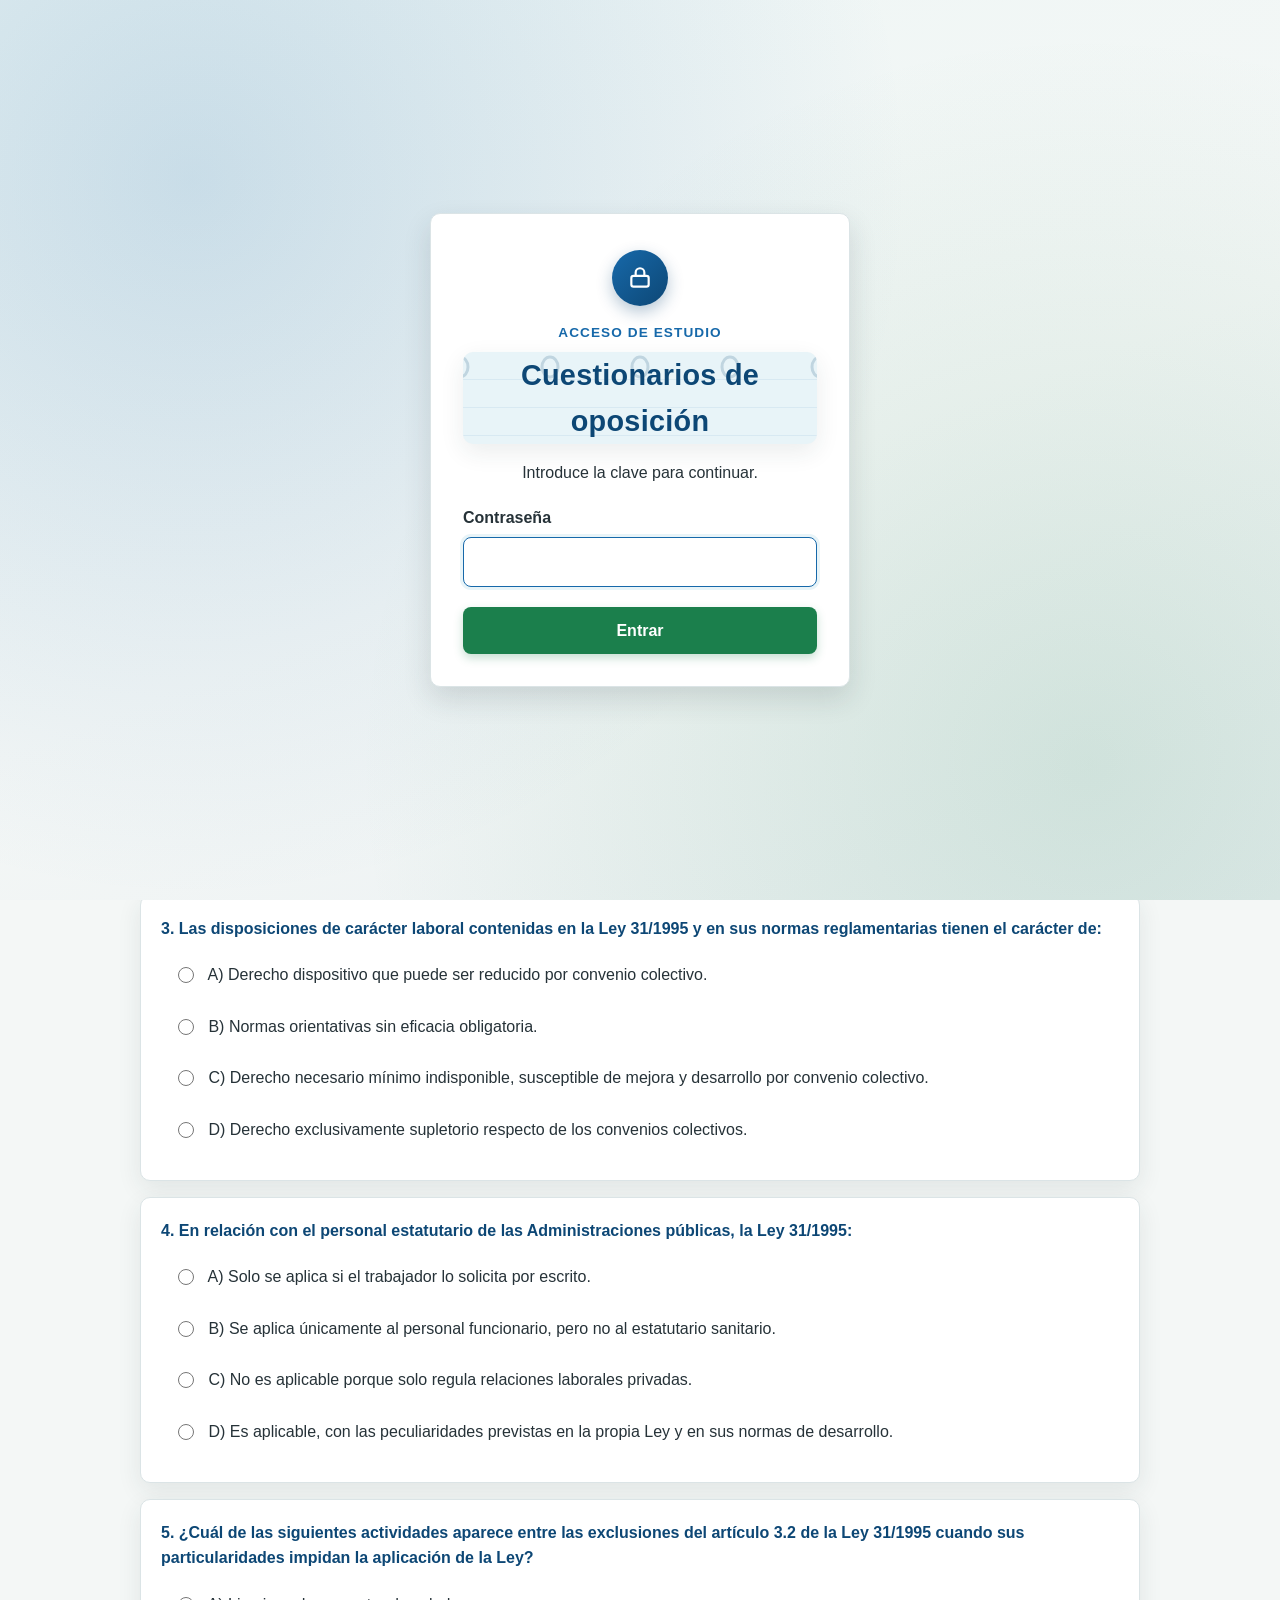
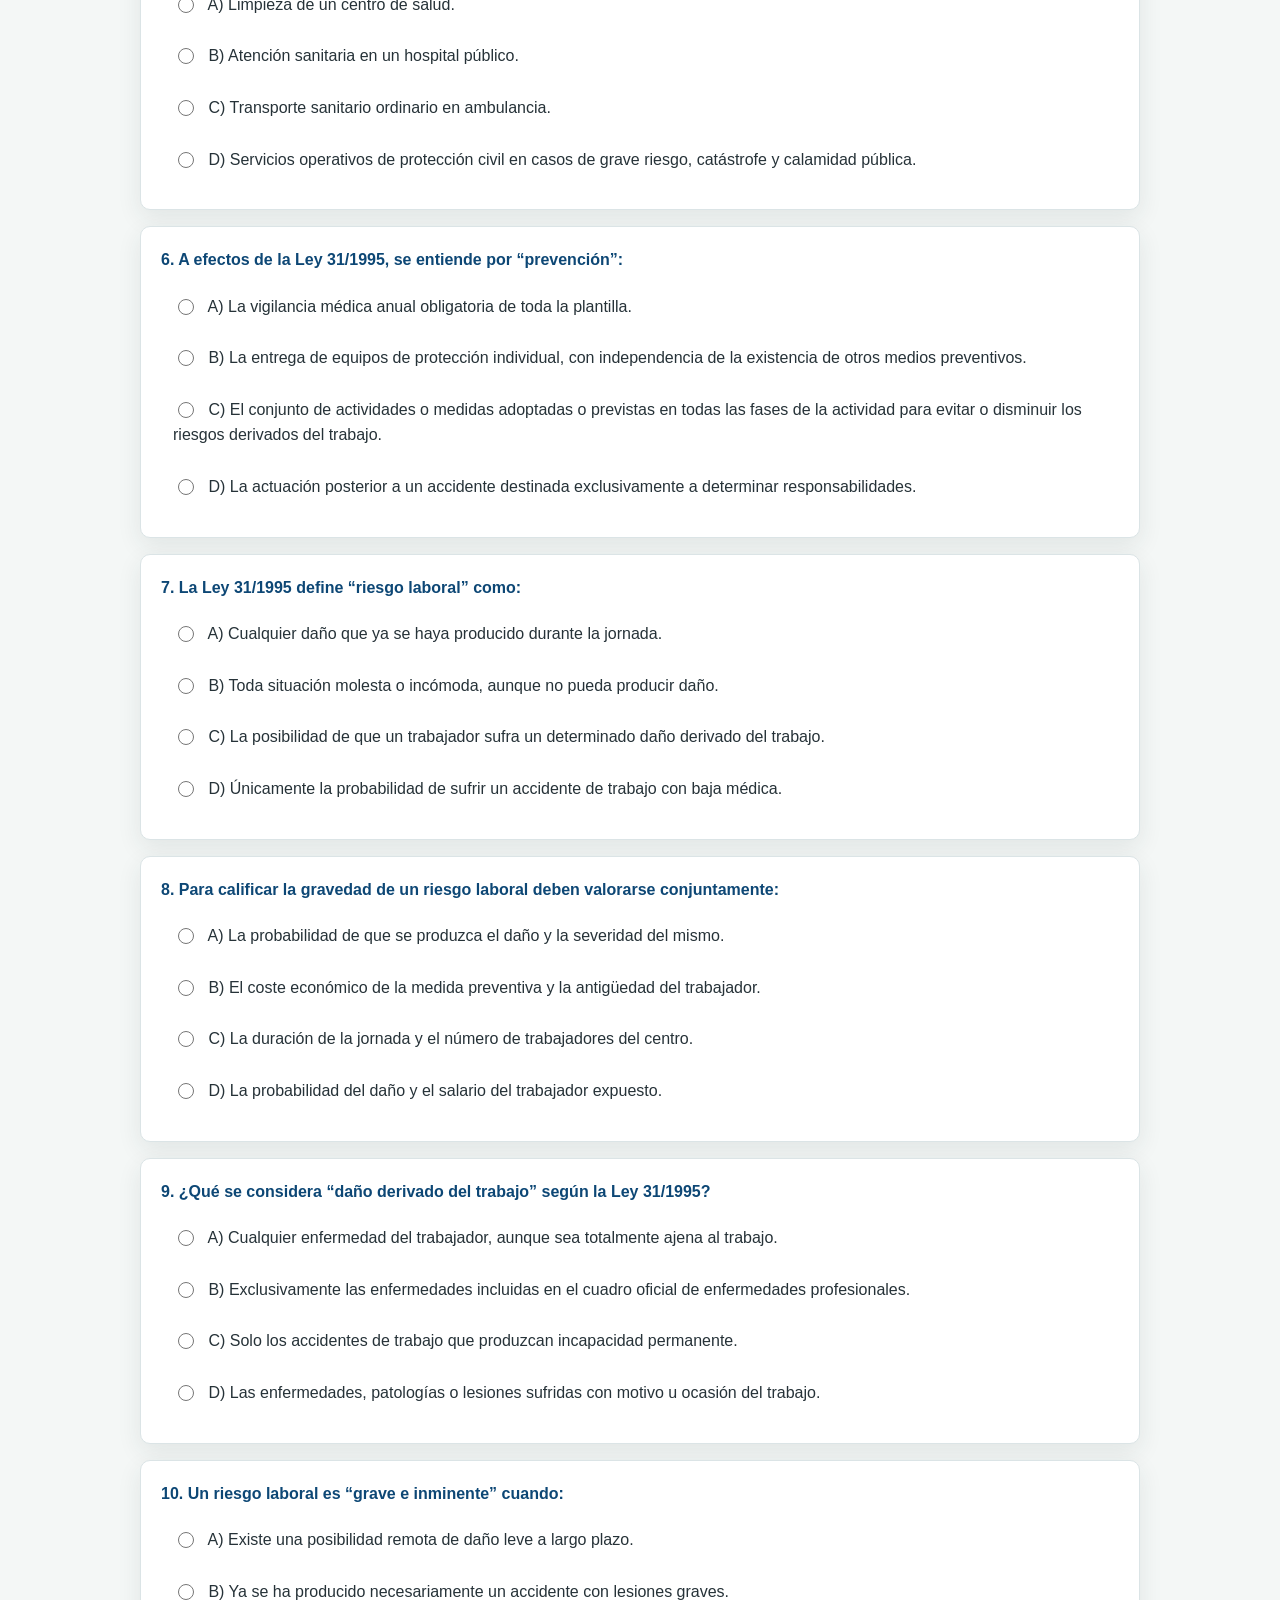
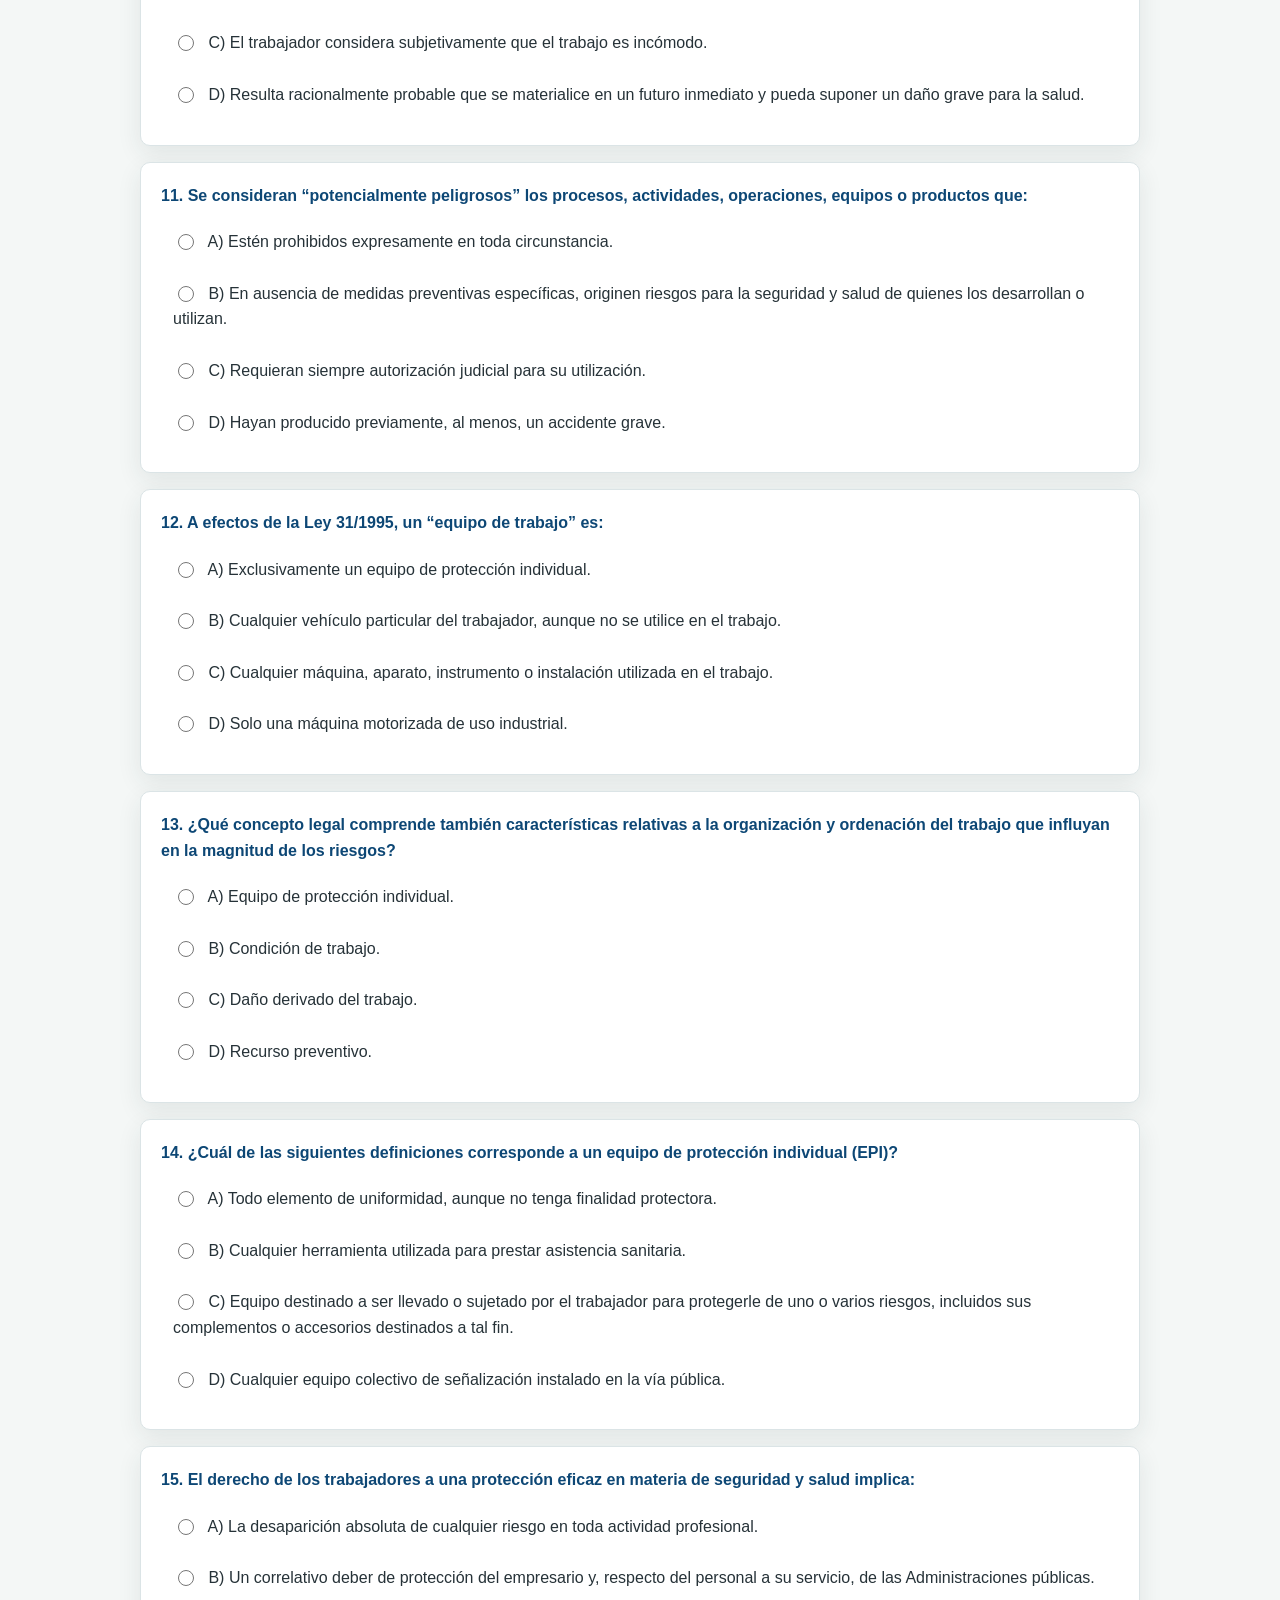
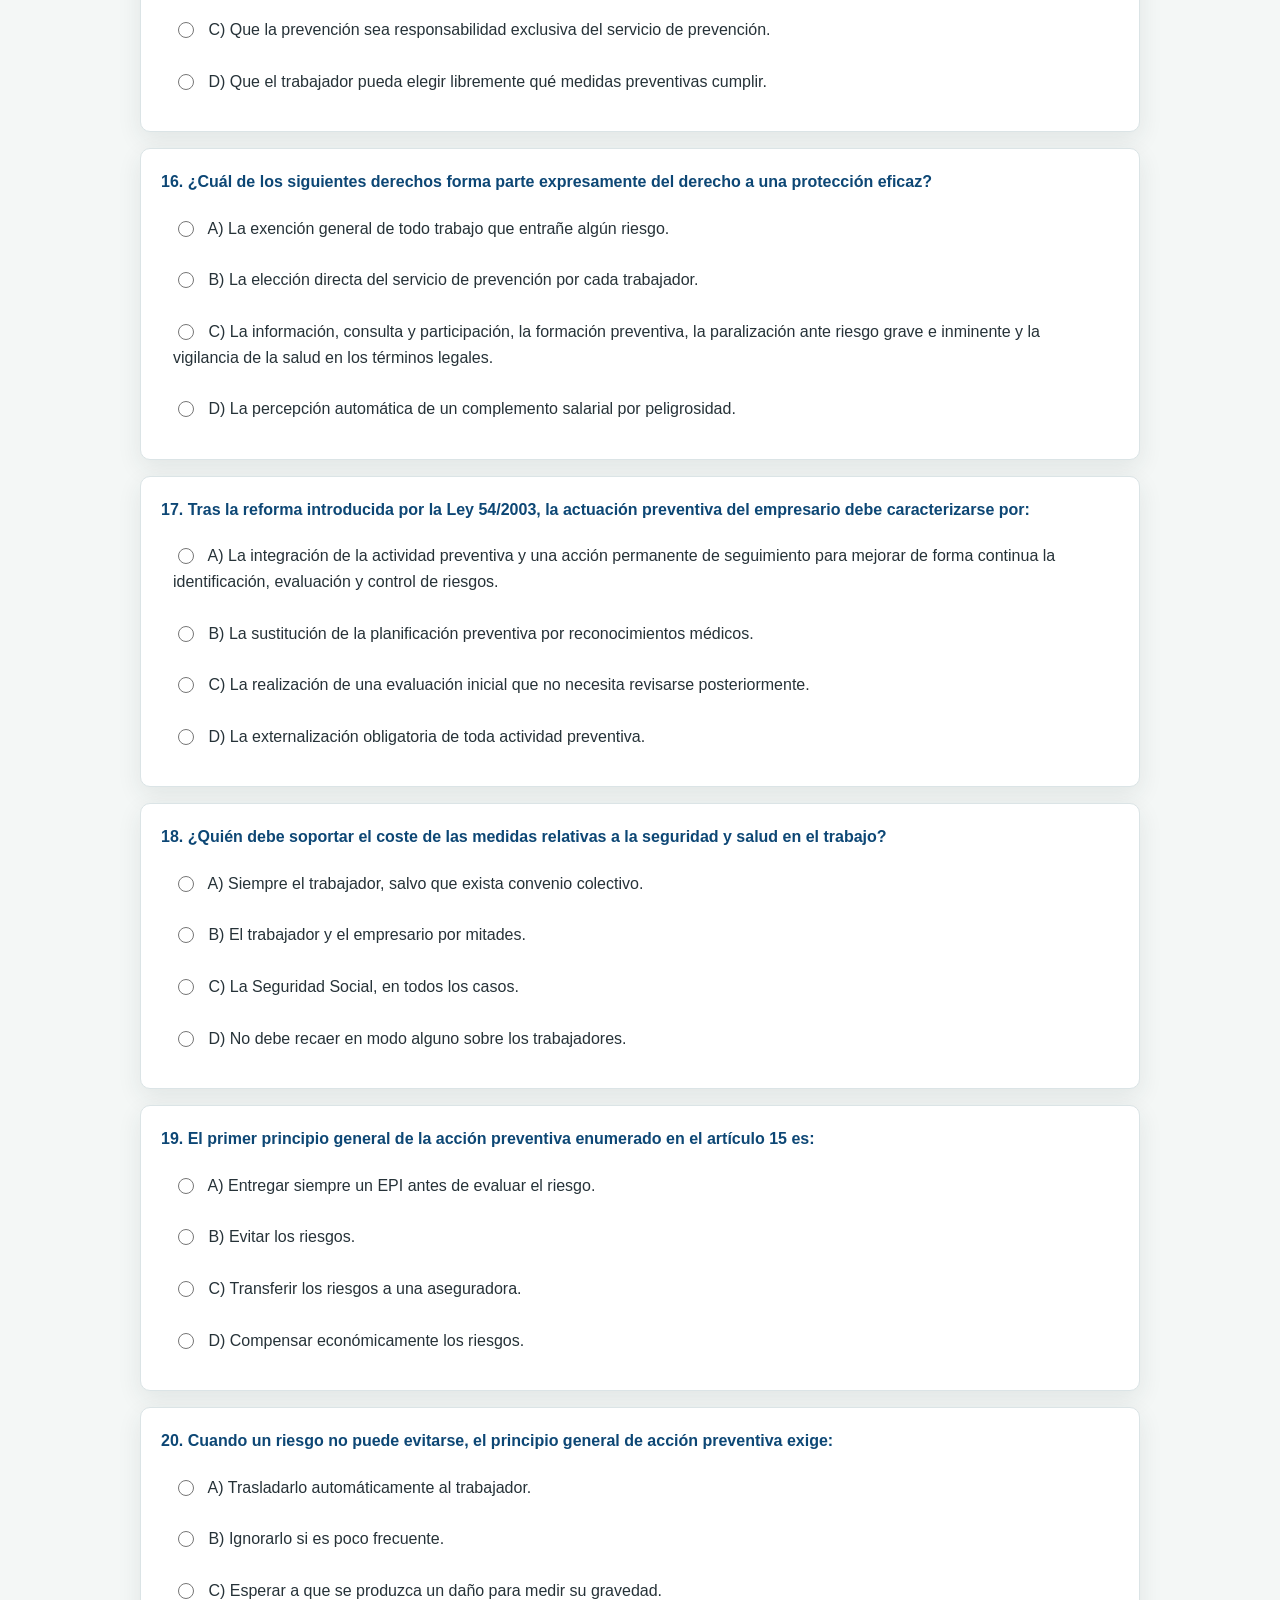
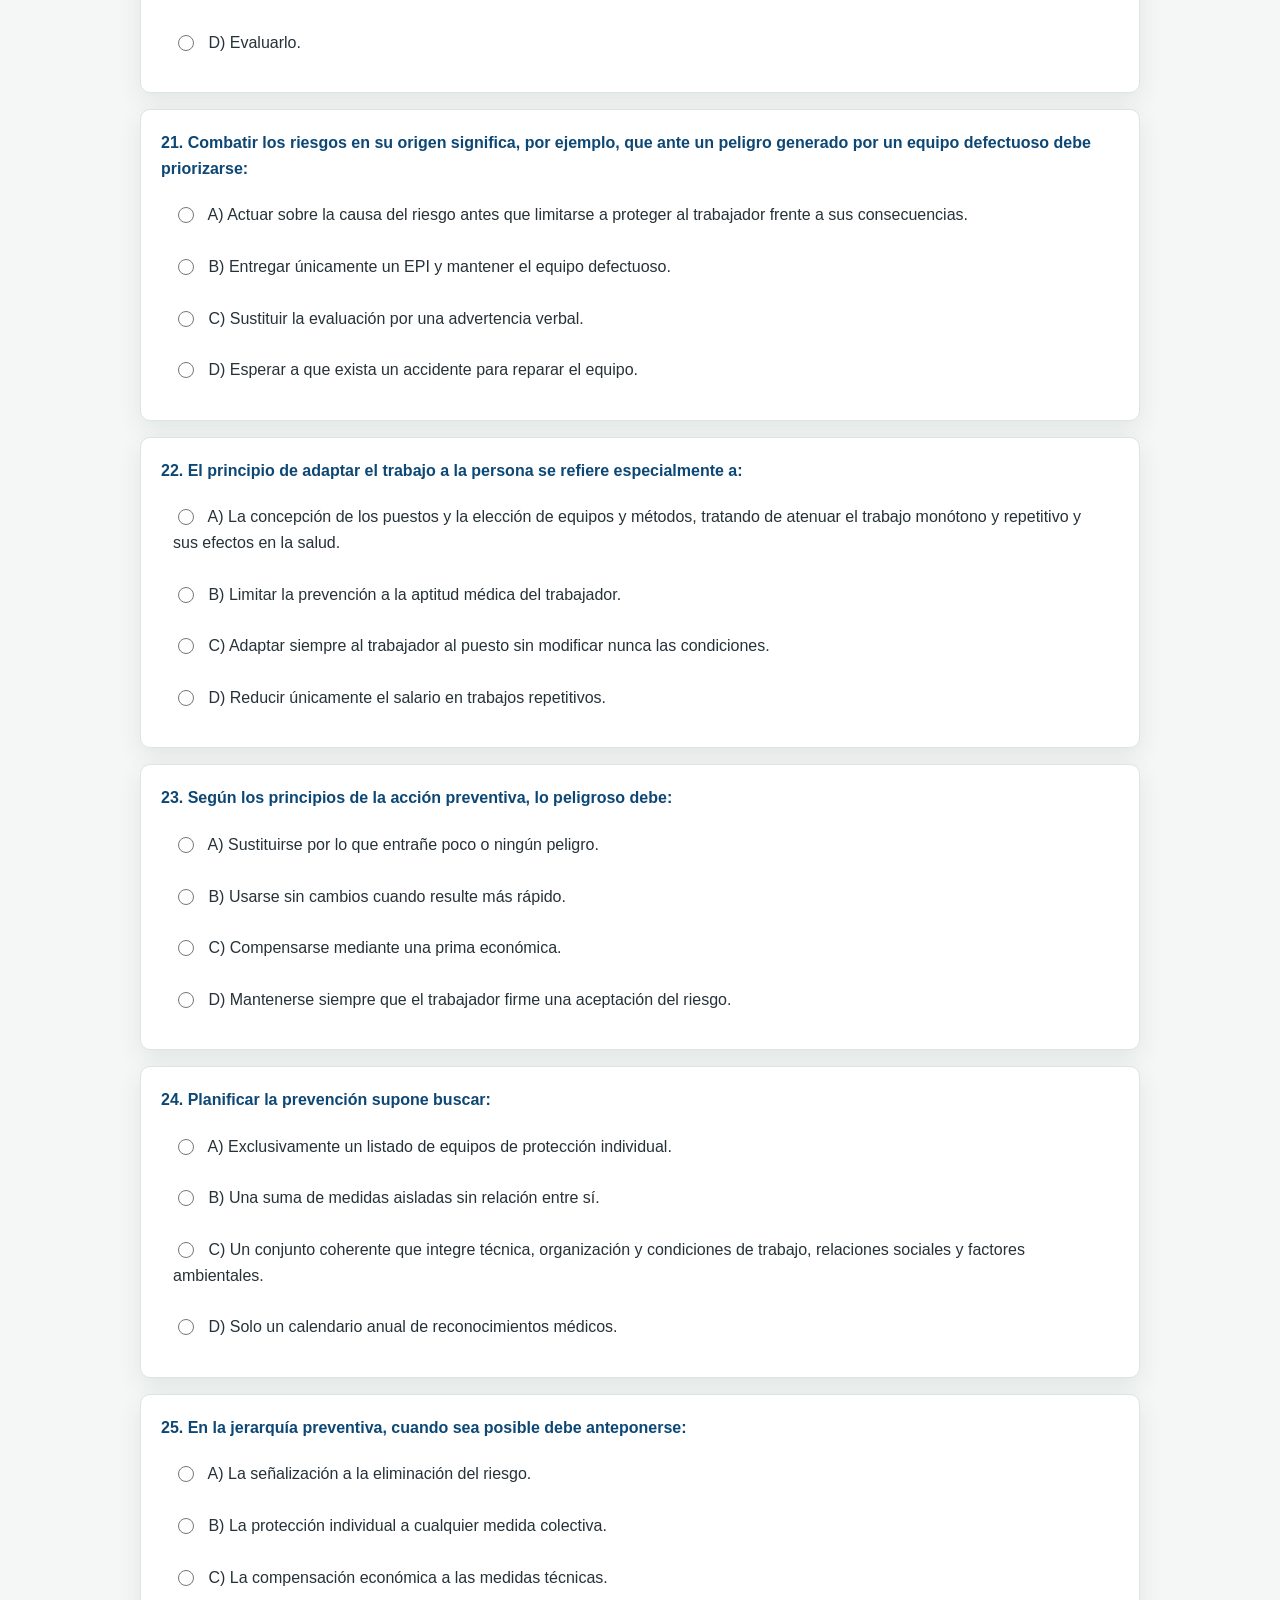
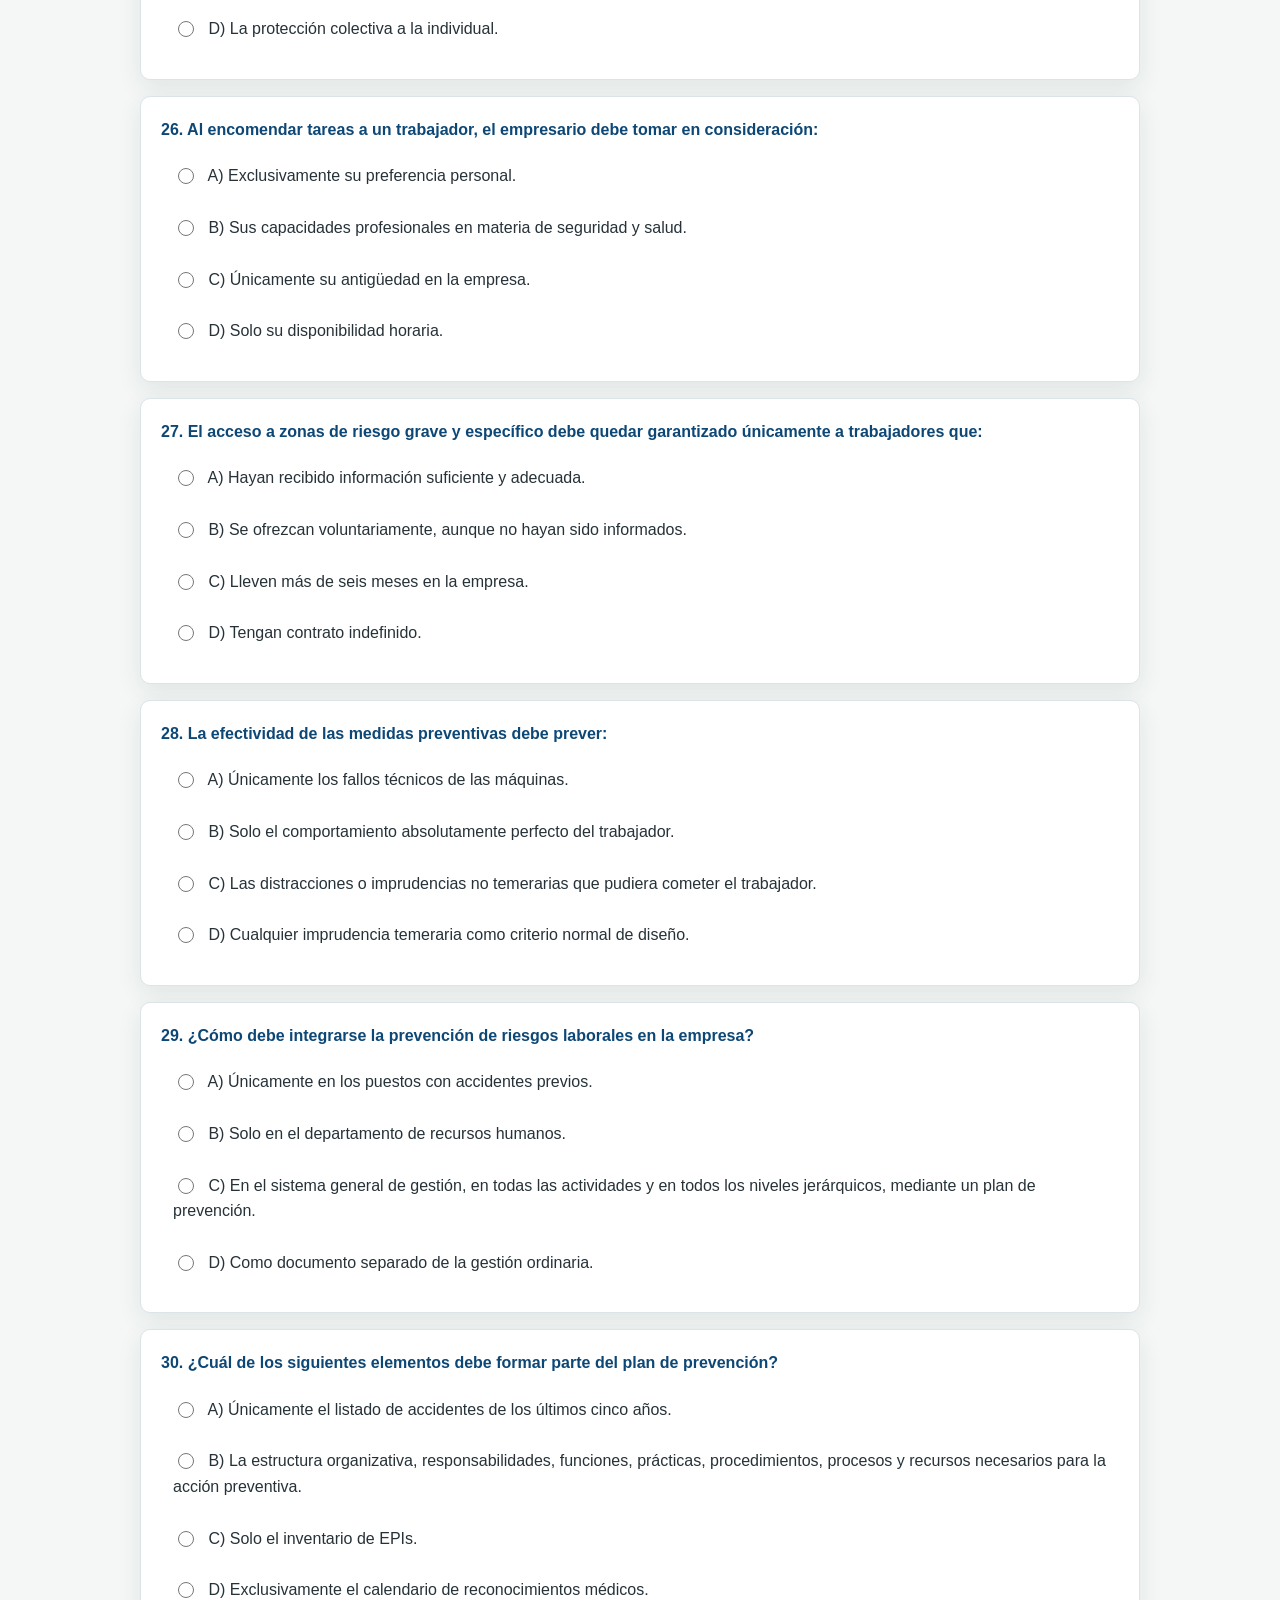
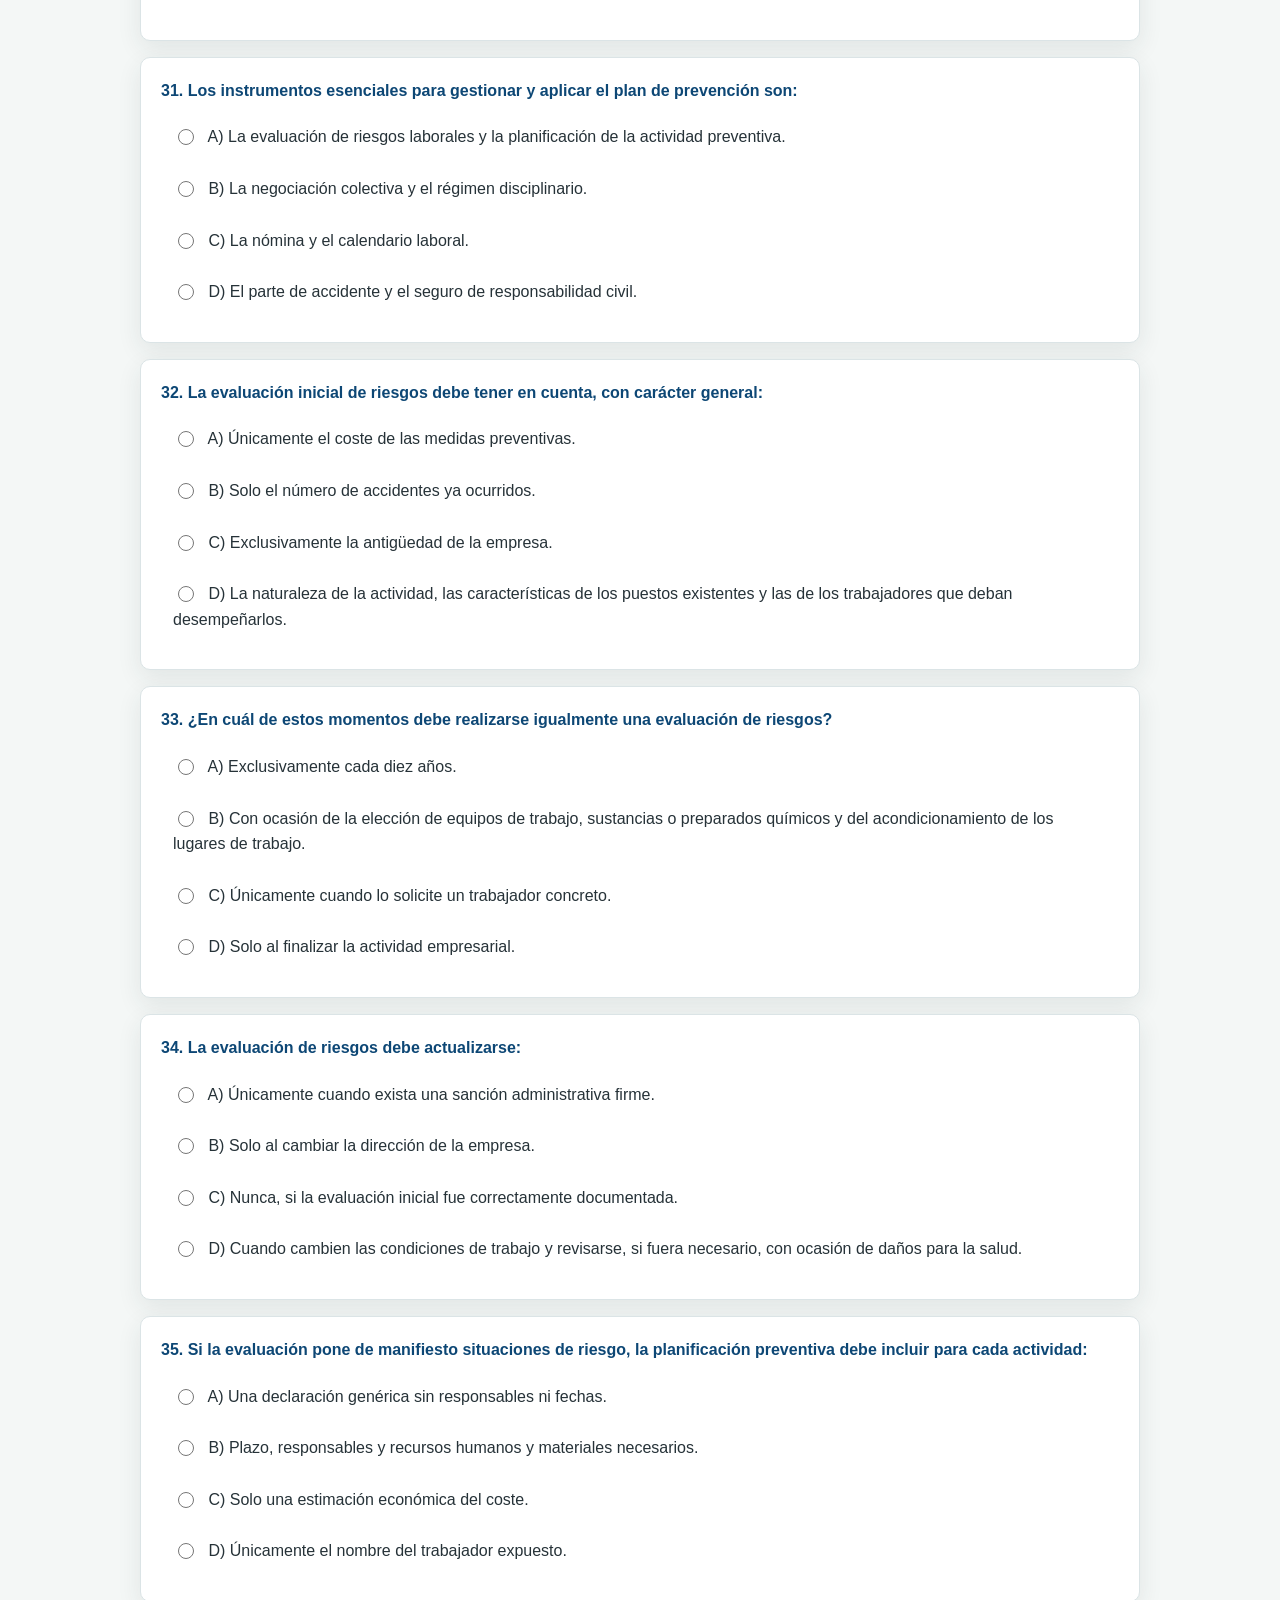
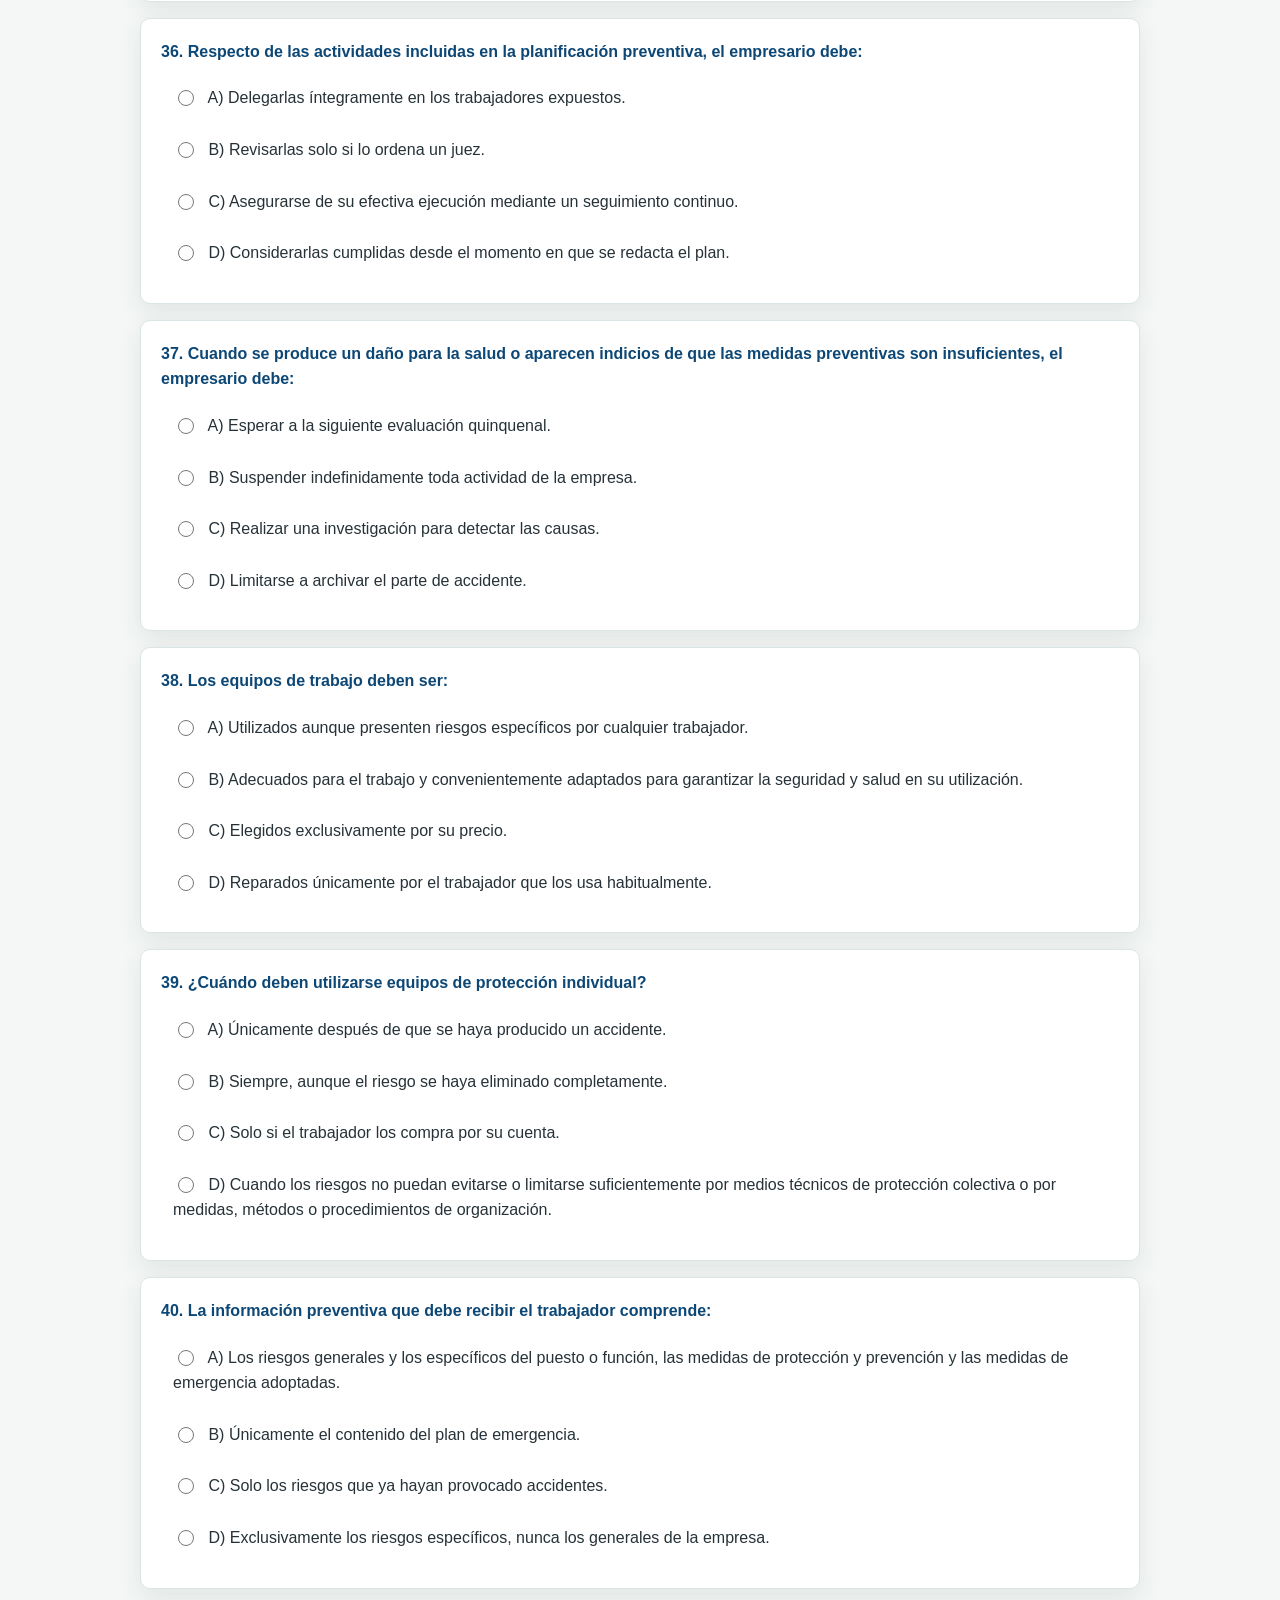
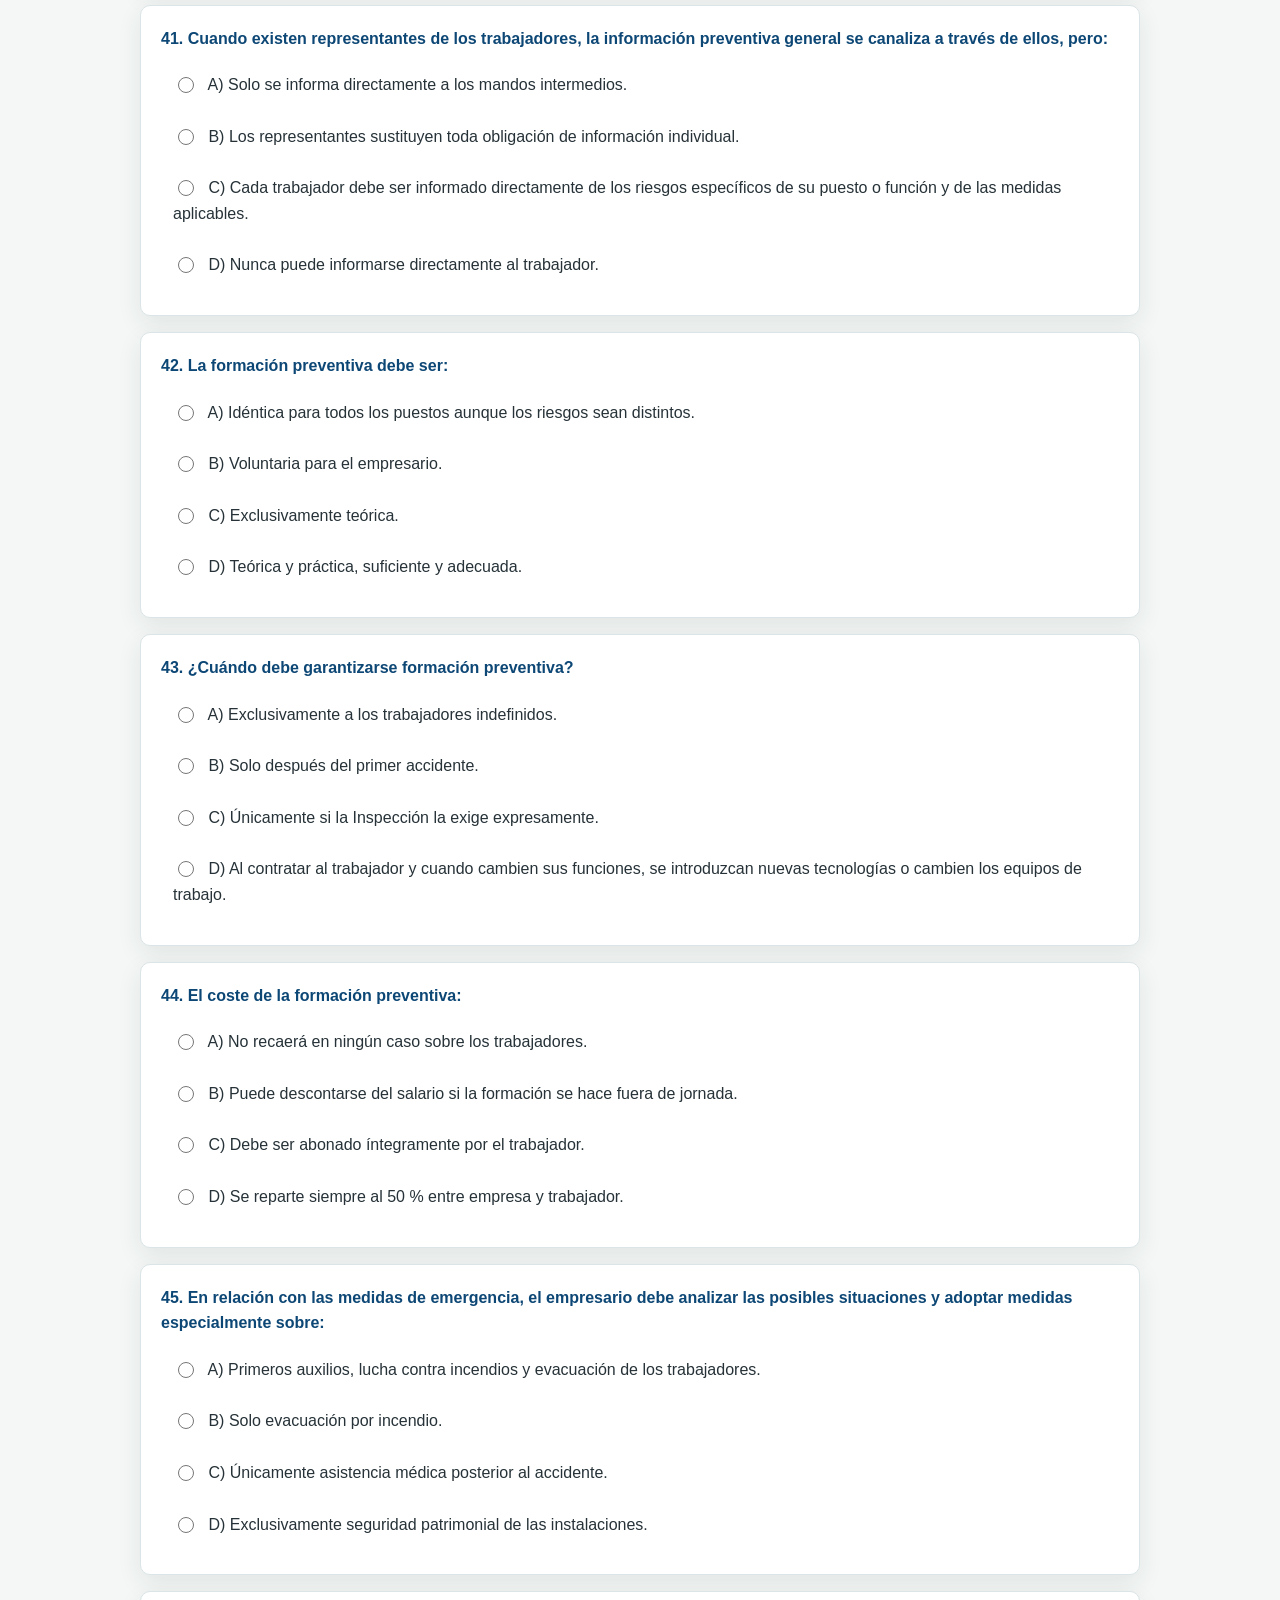
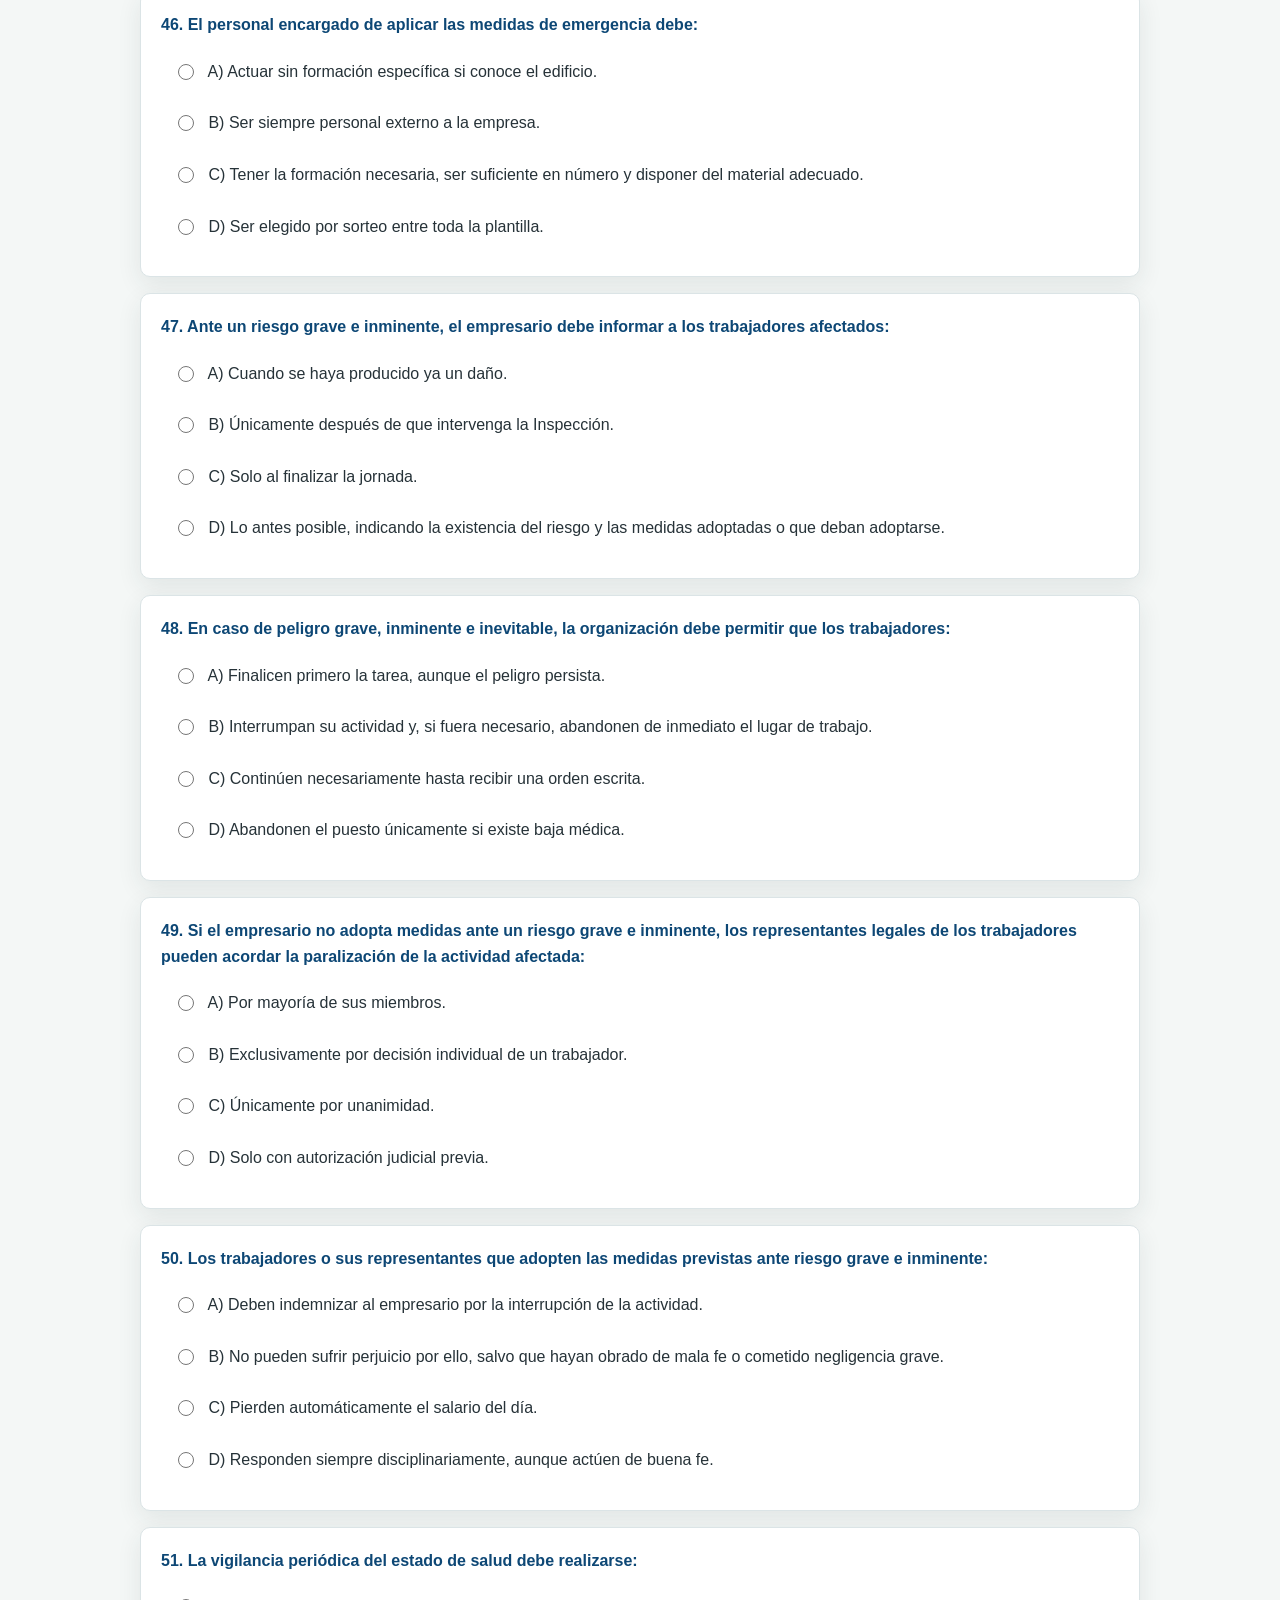
<file: assets/cuestionarios/sns/sns-t7.html>
<!doctype html>
<html lang="es">
  <head>
    <meta charset="UTF-8" />
    <meta name="viewport" content="width=device-width, initial-scale=1" />
    <title>Test Tema 7 - Prevención de riesgos laborales</title>
    <link rel="stylesheet" href="../../../css/styles.css" />
  </head>
  <body class="quiz-page" data-quiz-id="sns-t7">
    <a class="volver-indice" href="../../../index.html">Volver al índice</a>
    <h1>
      Test Tema 7 - Prevención de riesgos laborales<br /><small
        >Ley 31/1995 y Ley 54/2003 - Centro de Estudios Albanta</small
      >
    </h1>

    <form id="quiz-form">

      <div class="pregunta" data-key="sns_t7_1">
        <div class="titulo-pregunta">1. Según la Ley 31/1995, ¿qué integra la normativa sobre prevención de riesgos laborales?</div>
        <ul class="opciones">
          <li>
            <label
              ><input type="radio" name="sns_t7_1" value="a" />
              A) Exclusivamente las normas dictadas por la Inspección de Trabajo y Seguridad Social.</label
            >
          </li>
          <li>
            <label
              ><input type="radio" name="sns_t7_1" value="b" />
              B) La propia Ley, sus disposiciones de desarrollo o complementarias y otras normas legales o convencionales con prescripciones preventivas en el ámbito laboral.</label
            >
          </li>
          <li>
            <label
              ><input type="radio" name="sns_t7_1" value="c" />
              C) Únicamente la Ley 31/1995 y el Reglamento de los Servicios de Prevención.</label
            >
          </li>
          <li>
            <label
              ><input type="radio" name="sns_t7_1" value="d" />
              D) Solo las normas reglamentarias estatales, excluidos los convenios colectivos.</label
            >
          </li>
        </ul>
      </div>

      <div class="pregunta" data-key="sns_t7_2">
        <div class="titulo-pregunta">2. ¿Cuál es el objeto principal de la Ley 31/1995?</div>
        <ul class="opciones">
          <li>
            <label
              ><input type="radio" name="sns_t7_2" value="a" />
              A) Establecer un régimen disciplinario exclusivo para los trabajadores que incumplan normas de seguridad.</label
            >
          </li>
          <li>
            <label
              ><input type="radio" name="sns_t7_2" value="b" />
              B) Promover la seguridad y la salud de los trabajadores mediante medidas y actividades necesarias para prevenir los riesgos derivados del trabajo.</label
            >
          </li>
          <li>
            <label
              ><input type="radio" name="sns_t7_2" value="c" />
              C) Sustituir toda la normativa sanitaria y de seguridad industrial aplicable a los centros de trabajo.</label
            >
          </li>
          <li>
            <label
              ><input type="radio" name="sns_t7_2" value="d" />
              D) Regular únicamente la reparación económica de los accidentes de trabajo.</label
            >
          </li>
        </ul>
      </div>

      <div class="pregunta" data-key="sns_t7_3">
        <div class="titulo-pregunta">3. Las disposiciones de carácter laboral contenidas en la Ley 31/1995 y en sus normas reglamentarias tienen el carácter de:</div>
        <ul class="opciones">
          <li>
            <label
              ><input type="radio" name="sns_t7_3" value="a" />
              A) Derecho dispositivo que puede ser reducido por convenio colectivo.</label
            >
          </li>
          <li>
            <label
              ><input type="radio" name="sns_t7_3" value="b" />
              B) Normas orientativas sin eficacia obligatoria.</label
            >
          </li>
          <li>
            <label
              ><input type="radio" name="sns_t7_3" value="c" />
              C) Derecho necesario mínimo indisponible, susceptible de mejora y desarrollo por convenio colectivo.</label
            >
          </li>
          <li>
            <label
              ><input type="radio" name="sns_t7_3" value="d" />
              D) Derecho exclusivamente supletorio respecto de los convenios colectivos.</label
            >
          </li>
        </ul>
      </div>

      <div class="pregunta" data-key="sns_t7_4">
        <div class="titulo-pregunta">4. En relación con el personal estatutario de las Administraciones públicas, la Ley 31/1995:</div>
        <ul class="opciones">
          <li>
            <label
              ><input type="radio" name="sns_t7_4" value="a" />
              A) Solo se aplica si el trabajador lo solicita por escrito.</label
            >
          </li>
          <li>
            <label
              ><input type="radio" name="sns_t7_4" value="b" />
              B) Se aplica únicamente al personal funcionario, pero no al estatutario sanitario.</label
            >
          </li>
          <li>
            <label
              ><input type="radio" name="sns_t7_4" value="c" />
              C) No es aplicable porque solo regula relaciones laborales privadas.</label
            >
          </li>
          <li>
            <label
              ><input type="radio" name="sns_t7_4" value="d" />
              D) Es aplicable, con las peculiaridades previstas en la propia Ley y en sus normas de desarrollo.</label
            >
          </li>
        </ul>
      </div>

      <div class="pregunta" data-key="sns_t7_5">
        <div class="titulo-pregunta">5. ¿Cuál de las siguientes actividades aparece entre las exclusiones del artículo 3.2 de la Ley 31/1995 cuando sus particularidades impidan la aplicación de la Ley?</div>
        <ul class="opciones">
          <li>
            <label
              ><input type="radio" name="sns_t7_5" value="a" />
              A) Limpieza de un centro de salud.</label
            >
          </li>
          <li>
            <label
              ><input type="radio" name="sns_t7_5" value="b" />
              B) Atención sanitaria en un hospital público.</label
            >
          </li>
          <li>
            <label
              ><input type="radio" name="sns_t7_5" value="c" />
              C) Transporte sanitario ordinario en ambulancia.</label
            >
          </li>
          <li>
            <label
              ><input type="radio" name="sns_t7_5" value="d" />
              D) Servicios operativos de protección civil en casos de grave riesgo, catástrofe y calamidad pública.</label
            >
          </li>
        </ul>
      </div>

      <div class="pregunta" data-key="sns_t7_6">
        <div class="titulo-pregunta">6. A efectos de la Ley 31/1995, se entiende por “prevención”:</div>
        <ul class="opciones">
          <li>
            <label
              ><input type="radio" name="sns_t7_6" value="a" />
              A) La vigilancia médica anual obligatoria de toda la plantilla.</label
            >
          </li>
          <li>
            <label
              ><input type="radio" name="sns_t7_6" value="b" />
              B) La entrega de equipos de protección individual, con independencia de la existencia de otros medios preventivos.</label
            >
          </li>
          <li>
            <label
              ><input type="radio" name="sns_t7_6" value="c" />
              C) El conjunto de actividades o medidas adoptadas o previstas en todas las fases de la actividad para evitar o disminuir los riesgos derivados del trabajo.</label
            >
          </li>
          <li>
            <label
              ><input type="radio" name="sns_t7_6" value="d" />
              D) La actuación posterior a un accidente destinada exclusivamente a determinar responsabilidades.</label
            >
          </li>
        </ul>
      </div>

      <div class="pregunta" data-key="sns_t7_7">
        <div class="titulo-pregunta">7. La Ley 31/1995 define “riesgo laboral” como:</div>
        <ul class="opciones">
          <li>
            <label
              ><input type="radio" name="sns_t7_7" value="a" />
              A) Cualquier daño que ya se haya producido durante la jornada.</label
            >
          </li>
          <li>
            <label
              ><input type="radio" name="sns_t7_7" value="b" />
              B) Toda situación molesta o incómoda, aunque no pueda producir daño.</label
            >
          </li>
          <li>
            <label
              ><input type="radio" name="sns_t7_7" value="c" />
              C) La posibilidad de que un trabajador sufra un determinado daño derivado del trabajo.</label
            >
          </li>
          <li>
            <label
              ><input type="radio" name="sns_t7_7" value="d" />
              D) Únicamente la probabilidad de sufrir un accidente de trabajo con baja médica.</label
            >
          </li>
        </ul>
      </div>

      <div class="pregunta" data-key="sns_t7_8">
        <div class="titulo-pregunta">8. Para calificar la gravedad de un riesgo laboral deben valorarse conjuntamente:</div>
        <ul class="opciones">
          <li>
            <label
              ><input type="radio" name="sns_t7_8" value="a" />
              A) La probabilidad de que se produzca el daño y la severidad del mismo.</label
            >
          </li>
          <li>
            <label
              ><input type="radio" name="sns_t7_8" value="b" />
              B) El coste económico de la medida preventiva y la antigüedad del trabajador.</label
            >
          </li>
          <li>
            <label
              ><input type="radio" name="sns_t7_8" value="c" />
              C) La duración de la jornada y el número de trabajadores del centro.</label
            >
          </li>
          <li>
            <label
              ><input type="radio" name="sns_t7_8" value="d" />
              D) La probabilidad del daño y el salario del trabajador expuesto.</label
            >
          </li>
        </ul>
      </div>

      <div class="pregunta" data-key="sns_t7_9">
        <div class="titulo-pregunta">9. ¿Qué se considera “daño derivado del trabajo” según la Ley 31/1995?</div>
        <ul class="opciones">
          <li>
            <label
              ><input type="radio" name="sns_t7_9" value="a" />
              A) Cualquier enfermedad del trabajador, aunque sea totalmente ajena al trabajo.</label
            >
          </li>
          <li>
            <label
              ><input type="radio" name="sns_t7_9" value="b" />
              B) Exclusivamente las enfermedades incluidas en el cuadro oficial de enfermedades profesionales.</label
            >
          </li>
          <li>
            <label
              ><input type="radio" name="sns_t7_9" value="c" />
              C) Solo los accidentes de trabajo que produzcan incapacidad permanente.</label
            >
          </li>
          <li>
            <label
              ><input type="radio" name="sns_t7_9" value="d" />
              D) Las enfermedades, patologías o lesiones sufridas con motivo u ocasión del trabajo.</label
            >
          </li>
        </ul>
      </div>

      <div class="pregunta" data-key="sns_t7_10">
        <div class="titulo-pregunta">10. Un riesgo laboral es “grave e inminente” cuando:</div>
        <ul class="opciones">
          <li>
            <label
              ><input type="radio" name="sns_t7_10" value="a" />
              A) Existe una posibilidad remota de daño leve a largo plazo.</label
            >
          </li>
          <li>
            <label
              ><input type="radio" name="sns_t7_10" value="b" />
              B) Ya se ha producido necesariamente un accidente con lesiones graves.</label
            >
          </li>
          <li>
            <label
              ><input type="radio" name="sns_t7_10" value="c" />
              C) El trabajador considera subjetivamente que el trabajo es incómodo.</label
            >
          </li>
          <li>
            <label
              ><input type="radio" name="sns_t7_10" value="d" />
              D) Resulta racionalmente probable que se materialice en un futuro inmediato y pueda suponer un daño grave para la salud.</label
            >
          </li>
        </ul>
      </div>

      <div class="pregunta" data-key="sns_t7_11">
        <div class="titulo-pregunta">11. Se consideran “potencialmente peligrosos” los procesos, actividades, operaciones, equipos o productos que:</div>
        <ul class="opciones">
          <li>
            <label
              ><input type="radio" name="sns_t7_11" value="a" />
              A) Estén prohibidos expresamente en toda circunstancia.</label
            >
          </li>
          <li>
            <label
              ><input type="radio" name="sns_t7_11" value="b" />
              B) En ausencia de medidas preventivas específicas, originen riesgos para la seguridad y salud de quienes los desarrollan o utilizan.</label
            >
          </li>
          <li>
            <label
              ><input type="radio" name="sns_t7_11" value="c" />
              C) Requieran siempre autorización judicial para su utilización.</label
            >
          </li>
          <li>
            <label
              ><input type="radio" name="sns_t7_11" value="d" />
              D) Hayan producido previamente, al menos, un accidente grave.</label
            >
          </li>
        </ul>
      </div>

      <div class="pregunta" data-key="sns_t7_12">
        <div class="titulo-pregunta">12. A efectos de la Ley 31/1995, un “equipo de trabajo” es:</div>
        <ul class="opciones">
          <li>
            <label
              ><input type="radio" name="sns_t7_12" value="a" />
              A) Exclusivamente un equipo de protección individual.</label
            >
          </li>
          <li>
            <label
              ><input type="radio" name="sns_t7_12" value="b" />
              B) Cualquier vehículo particular del trabajador, aunque no se utilice en el trabajo.</label
            >
          </li>
          <li>
            <label
              ><input type="radio" name="sns_t7_12" value="c" />
              C) Cualquier máquina, aparato, instrumento o instalación utilizada en el trabajo.</label
            >
          </li>
          <li>
            <label
              ><input type="radio" name="sns_t7_12" value="d" />
              D) Solo una máquina motorizada de uso industrial.</label
            >
          </li>
        </ul>
      </div>

      <div class="pregunta" data-key="sns_t7_13">
        <div class="titulo-pregunta">13. ¿Qué concepto legal comprende también características relativas a la organización y ordenación del trabajo que influyan en la magnitud de los riesgos?</div>
        <ul class="opciones">
          <li>
            <label
              ><input type="radio" name="sns_t7_13" value="a" />
              A) Equipo de protección individual.</label
            >
          </li>
          <li>
            <label
              ><input type="radio" name="sns_t7_13" value="b" />
              B) Condición de trabajo.</label
            >
          </li>
          <li>
            <label
              ><input type="radio" name="sns_t7_13" value="c" />
              C) Daño derivado del trabajo.</label
            >
          </li>
          <li>
            <label
              ><input type="radio" name="sns_t7_13" value="d" />
              D) Recurso preventivo.</label
            >
          </li>
        </ul>
      </div>

      <div class="pregunta" data-key="sns_t7_14">
        <div class="titulo-pregunta">14. ¿Cuál de las siguientes definiciones corresponde a un equipo de protección individual (EPI)?</div>
        <ul class="opciones">
          <li>
            <label
              ><input type="radio" name="sns_t7_14" value="a" />
              A) Todo elemento de uniformidad, aunque no tenga finalidad protectora.</label
            >
          </li>
          <li>
            <label
              ><input type="radio" name="sns_t7_14" value="b" />
              B) Cualquier herramienta utilizada para prestar asistencia sanitaria.</label
            >
          </li>
          <li>
            <label
              ><input type="radio" name="sns_t7_14" value="c" />
              C) Equipo destinado a ser llevado o sujetado por el trabajador para protegerle de uno o varios riesgos, incluidos sus complementos o accesorios destinados a tal fin.</label
            >
          </li>
          <li>
            <label
              ><input type="radio" name="sns_t7_14" value="d" />
              D) Cualquier equipo colectivo de señalización instalado en la vía pública.</label
            >
          </li>
        </ul>
      </div>

      <div class="pregunta" data-key="sns_t7_15">
        <div class="titulo-pregunta">15. El derecho de los trabajadores a una protección eficaz en materia de seguridad y salud implica:</div>
        <ul class="opciones">
          <li>
            <label
              ><input type="radio" name="sns_t7_15" value="a" />
              A) La desaparición absoluta de cualquier riesgo en toda actividad profesional.</label
            >
          </li>
          <li>
            <label
              ><input type="radio" name="sns_t7_15" value="b" />
              B) Un correlativo deber de protección del empresario y, respecto del personal a su servicio, de las Administraciones públicas.</label
            >
          </li>
          <li>
            <label
              ><input type="radio" name="sns_t7_15" value="c" />
              C) Que la prevención sea responsabilidad exclusiva del servicio de prevención.</label
            >
          </li>
          <li>
            <label
              ><input type="radio" name="sns_t7_15" value="d" />
              D) Que el trabajador pueda elegir libremente qué medidas preventivas cumplir.</label
            >
          </li>
        </ul>
      </div>

      <div class="pregunta" data-key="sns_t7_16">
        <div class="titulo-pregunta">16. ¿Cuál de los siguientes derechos forma parte expresamente del derecho a una protección eficaz?</div>
        <ul class="opciones">
          <li>
            <label
              ><input type="radio" name="sns_t7_16" value="a" />
              A) La exención general de todo trabajo que entrañe algún riesgo.</label
            >
          </li>
          <li>
            <label
              ><input type="radio" name="sns_t7_16" value="b" />
              B) La elección directa del servicio de prevención por cada trabajador.</label
            >
          </li>
          <li>
            <label
              ><input type="radio" name="sns_t7_16" value="c" />
              C) La información, consulta y participación, la formación preventiva, la paralización ante riesgo grave e inminente y la vigilancia de la salud en los términos legales.</label
            >
          </li>
          <li>
            <label
              ><input type="radio" name="sns_t7_16" value="d" />
              D) La percepción automática de un complemento salarial por peligrosidad.</label
            >
          </li>
        </ul>
      </div>

      <div class="pregunta" data-key="sns_t7_17">
        <div class="titulo-pregunta">17. Tras la reforma introducida por la Ley 54/2003, la actuación preventiva del empresario debe caracterizarse por:</div>
        <ul class="opciones">
          <li>
            <label
              ><input type="radio" name="sns_t7_17" value="a" />
              A) La integración de la actividad preventiva y una acción permanente de seguimiento para mejorar de forma continua la identificación, evaluación y control de riesgos.</label
            >
          </li>
          <li>
            <label
              ><input type="radio" name="sns_t7_17" value="b" />
              B) La sustitución de la planificación preventiva por reconocimientos médicos.</label
            >
          </li>
          <li>
            <label
              ><input type="radio" name="sns_t7_17" value="c" />
              C) La realización de una evaluación inicial que no necesita revisarse posteriormente.</label
            >
          </li>
          <li>
            <label
              ><input type="radio" name="sns_t7_17" value="d" />
              D) La externalización obligatoria de toda actividad preventiva.</label
            >
          </li>
        </ul>
      </div>

      <div class="pregunta" data-key="sns_t7_18">
        <div class="titulo-pregunta">18. ¿Quién debe soportar el coste de las medidas relativas a la seguridad y salud en el trabajo?</div>
        <ul class="opciones">
          <li>
            <label
              ><input type="radio" name="sns_t7_18" value="a" />
              A) Siempre el trabajador, salvo que exista convenio colectivo.</label
            >
          </li>
          <li>
            <label
              ><input type="radio" name="sns_t7_18" value="b" />
              B) El trabajador y el empresario por mitades.</label
            >
          </li>
          <li>
            <label
              ><input type="radio" name="sns_t7_18" value="c" />
              C) La Seguridad Social, en todos los casos.</label
            >
          </li>
          <li>
            <label
              ><input type="radio" name="sns_t7_18" value="d" />
              D) No debe recaer en modo alguno sobre los trabajadores.</label
            >
          </li>
        </ul>
      </div>

      <div class="pregunta" data-key="sns_t7_19">
        <div class="titulo-pregunta">19. El primer principio general de la acción preventiva enumerado en el artículo 15 es:</div>
        <ul class="opciones">
          <li>
            <label
              ><input type="radio" name="sns_t7_19" value="a" />
              A) Entregar siempre un EPI antes de evaluar el riesgo.</label
            >
          </li>
          <li>
            <label
              ><input type="radio" name="sns_t7_19" value="b" />
              B) Evitar los riesgos.</label
            >
          </li>
          <li>
            <label
              ><input type="radio" name="sns_t7_19" value="c" />
              C) Transferir los riesgos a una aseguradora.</label
            >
          </li>
          <li>
            <label
              ><input type="radio" name="sns_t7_19" value="d" />
              D) Compensar económicamente los riesgos.</label
            >
          </li>
        </ul>
      </div>

      <div class="pregunta" data-key="sns_t7_20">
        <div class="titulo-pregunta">20. Cuando un riesgo no puede evitarse, el principio general de acción preventiva exige:</div>
        <ul class="opciones">
          <li>
            <label
              ><input type="radio" name="sns_t7_20" value="a" />
              A) Trasladarlo automáticamente al trabajador.</label
            >
          </li>
          <li>
            <label
              ><input type="radio" name="sns_t7_20" value="b" />
              B) Ignorarlo si es poco frecuente.</label
            >
          </li>
          <li>
            <label
              ><input type="radio" name="sns_t7_20" value="c" />
              C) Esperar a que se produzca un daño para medir su gravedad.</label
            >
          </li>
          <li>
            <label
              ><input type="radio" name="sns_t7_20" value="d" />
              D) Evaluarlo.</label
            >
          </li>
        </ul>
      </div>

      <div class="pregunta" data-key="sns_t7_21">
        <div class="titulo-pregunta">21. Combatir los riesgos en su origen significa, por ejemplo, que ante un peligro generado por un equipo defectuoso debe priorizarse:</div>
        <ul class="opciones">
          <li>
            <label
              ><input type="radio" name="sns_t7_21" value="a" />
              A) Actuar sobre la causa del riesgo antes que limitarse a proteger al trabajador frente a sus consecuencias.</label
            >
          </li>
          <li>
            <label
              ><input type="radio" name="sns_t7_21" value="b" />
              B) Entregar únicamente un EPI y mantener el equipo defectuoso.</label
            >
          </li>
          <li>
            <label
              ><input type="radio" name="sns_t7_21" value="c" />
              C) Sustituir la evaluación por una advertencia verbal.</label
            >
          </li>
          <li>
            <label
              ><input type="radio" name="sns_t7_21" value="d" />
              D) Esperar a que exista un accidente para reparar el equipo.</label
            >
          </li>
        </ul>
      </div>

      <div class="pregunta" data-key="sns_t7_22">
        <div class="titulo-pregunta">22. El principio de adaptar el trabajo a la persona se refiere especialmente a:</div>
        <ul class="opciones">
          <li>
            <label
              ><input type="radio" name="sns_t7_22" value="a" />
              A) La concepción de los puestos y la elección de equipos y métodos, tratando de atenuar el trabajo monótono y repetitivo y sus efectos en la salud.</label
            >
          </li>
          <li>
            <label
              ><input type="radio" name="sns_t7_22" value="b" />
              B) Limitar la prevención a la aptitud médica del trabajador.</label
            >
          </li>
          <li>
            <label
              ><input type="radio" name="sns_t7_22" value="c" />
              C) Adaptar siempre al trabajador al puesto sin modificar nunca las condiciones.</label
            >
          </li>
          <li>
            <label
              ><input type="radio" name="sns_t7_22" value="d" />
              D) Reducir únicamente el salario en trabajos repetitivos.</label
            >
          </li>
        </ul>
      </div>

      <div class="pregunta" data-key="sns_t7_23">
        <div class="titulo-pregunta">23. Según los principios de la acción preventiva, lo peligroso debe:</div>
        <ul class="opciones">
          <li>
            <label
              ><input type="radio" name="sns_t7_23" value="a" />
              A) Sustituirse por lo que entrañe poco o ningún peligro.</label
            >
          </li>
          <li>
            <label
              ><input type="radio" name="sns_t7_23" value="b" />
              B) Usarse sin cambios cuando resulte más rápido.</label
            >
          </li>
          <li>
            <label
              ><input type="radio" name="sns_t7_23" value="c" />
              C) Compensarse mediante una prima económica.</label
            >
          </li>
          <li>
            <label
              ><input type="radio" name="sns_t7_23" value="d" />
              D) Mantenerse siempre que el trabajador firme una aceptación del riesgo.</label
            >
          </li>
        </ul>
      </div>

      <div class="pregunta" data-key="sns_t7_24">
        <div class="titulo-pregunta">24. Planificar la prevención supone buscar:</div>
        <ul class="opciones">
          <li>
            <label
              ><input type="radio" name="sns_t7_24" value="a" />
              A) Exclusivamente un listado de equipos de protección individual.</label
            >
          </li>
          <li>
            <label
              ><input type="radio" name="sns_t7_24" value="b" />
              B) Una suma de medidas aisladas sin relación entre sí.</label
            >
          </li>
          <li>
            <label
              ><input type="radio" name="sns_t7_24" value="c" />
              C) Un conjunto coherente que integre técnica, organización y condiciones de trabajo, relaciones sociales y factores ambientales.</label
            >
          </li>
          <li>
            <label
              ><input type="radio" name="sns_t7_24" value="d" />
              D) Solo un calendario anual de reconocimientos médicos.</label
            >
          </li>
        </ul>
      </div>

      <div class="pregunta" data-key="sns_t7_25">
        <div class="titulo-pregunta">25. En la jerarquía preventiva, cuando sea posible debe anteponerse:</div>
        <ul class="opciones">
          <li>
            <label
              ><input type="radio" name="sns_t7_25" value="a" />
              A) La señalización a la eliminación del riesgo.</label
            >
          </li>
          <li>
            <label
              ><input type="radio" name="sns_t7_25" value="b" />
              B) La protección individual a cualquier medida colectiva.</label
            >
          </li>
          <li>
            <label
              ><input type="radio" name="sns_t7_25" value="c" />
              C) La compensación económica a las medidas técnicas.</label
            >
          </li>
          <li>
            <label
              ><input type="radio" name="sns_t7_25" value="d" />
              D) La protección colectiva a la individual.</label
            >
          </li>
        </ul>
      </div>

      <div class="pregunta" data-key="sns_t7_26">
        <div class="titulo-pregunta">26. Al encomendar tareas a un trabajador, el empresario debe tomar en consideración:</div>
        <ul class="opciones">
          <li>
            <label
              ><input type="radio" name="sns_t7_26" value="a" />
              A) Exclusivamente su preferencia personal.</label
            >
          </li>
          <li>
            <label
              ><input type="radio" name="sns_t7_26" value="b" />
              B) Sus capacidades profesionales en materia de seguridad y salud.</label
            >
          </li>
          <li>
            <label
              ><input type="radio" name="sns_t7_26" value="c" />
              C) Únicamente su antigüedad en la empresa.</label
            >
          </li>
          <li>
            <label
              ><input type="radio" name="sns_t7_26" value="d" />
              D) Solo su disponibilidad horaria.</label
            >
          </li>
        </ul>
      </div>

      <div class="pregunta" data-key="sns_t7_27">
        <div class="titulo-pregunta">27. El acceso a zonas de riesgo grave y específico debe quedar garantizado únicamente a trabajadores que:</div>
        <ul class="opciones">
          <li>
            <label
              ><input type="radio" name="sns_t7_27" value="a" />
              A) Hayan recibido información suficiente y adecuada.</label
            >
          </li>
          <li>
            <label
              ><input type="radio" name="sns_t7_27" value="b" />
              B) Se ofrezcan voluntariamente, aunque no hayan sido informados.</label
            >
          </li>
          <li>
            <label
              ><input type="radio" name="sns_t7_27" value="c" />
              C) Lleven más de seis meses en la empresa.</label
            >
          </li>
          <li>
            <label
              ><input type="radio" name="sns_t7_27" value="d" />
              D) Tengan contrato indefinido.</label
            >
          </li>
        </ul>
      </div>

      <div class="pregunta" data-key="sns_t7_28">
        <div class="titulo-pregunta">28. La efectividad de las medidas preventivas debe prever:</div>
        <ul class="opciones">
          <li>
            <label
              ><input type="radio" name="sns_t7_28" value="a" />
              A) Únicamente los fallos técnicos de las máquinas.</label
            >
          </li>
          <li>
            <label
              ><input type="radio" name="sns_t7_28" value="b" />
              B) Solo el comportamiento absolutamente perfecto del trabajador.</label
            >
          </li>
          <li>
            <label
              ><input type="radio" name="sns_t7_28" value="c" />
              C) Las distracciones o imprudencias no temerarias que pudiera cometer el trabajador.</label
            >
          </li>
          <li>
            <label
              ><input type="radio" name="sns_t7_28" value="d" />
              D) Cualquier imprudencia temeraria como criterio normal de diseño.</label
            >
          </li>
        </ul>
      </div>

      <div class="pregunta" data-key="sns_t7_29">
        <div class="titulo-pregunta">29. ¿Cómo debe integrarse la prevención de riesgos laborales en la empresa?</div>
        <ul class="opciones">
          <li>
            <label
              ><input type="radio" name="sns_t7_29" value="a" />
              A) Únicamente en los puestos con accidentes previos.</label
            >
          </li>
          <li>
            <label
              ><input type="radio" name="sns_t7_29" value="b" />
              B) Solo en el departamento de recursos humanos.</label
            >
          </li>
          <li>
            <label
              ><input type="radio" name="sns_t7_29" value="c" />
              C) En el sistema general de gestión, en todas las actividades y en todos los niveles jerárquicos, mediante un plan de prevención.</label
            >
          </li>
          <li>
            <label
              ><input type="radio" name="sns_t7_29" value="d" />
              D) Como documento separado de la gestión ordinaria.</label
            >
          </li>
        </ul>
      </div>

      <div class="pregunta" data-key="sns_t7_30">
        <div class="titulo-pregunta">30. ¿Cuál de los siguientes elementos debe formar parte del plan de prevención?</div>
        <ul class="opciones">
          <li>
            <label
              ><input type="radio" name="sns_t7_30" value="a" />
              A) Únicamente el listado de accidentes de los últimos cinco años.</label
            >
          </li>
          <li>
            <label
              ><input type="radio" name="sns_t7_30" value="b" />
              B) La estructura organizativa, responsabilidades, funciones, prácticas, procedimientos, procesos y recursos necesarios para la acción preventiva.</label
            >
          </li>
          <li>
            <label
              ><input type="radio" name="sns_t7_30" value="c" />
              C) Solo el inventario de EPIs.</label
            >
          </li>
          <li>
            <label
              ><input type="radio" name="sns_t7_30" value="d" />
              D) Exclusivamente el calendario de reconocimientos médicos.</label
            >
          </li>
        </ul>
      </div>

      <div class="pregunta" data-key="sns_t7_31">
        <div class="titulo-pregunta">31. Los instrumentos esenciales para gestionar y aplicar el plan de prevención son:</div>
        <ul class="opciones">
          <li>
            <label
              ><input type="radio" name="sns_t7_31" value="a" />
              A) La evaluación de riesgos laborales y la planificación de la actividad preventiva.</label
            >
          </li>
          <li>
            <label
              ><input type="radio" name="sns_t7_31" value="b" />
              B) La negociación colectiva y el régimen disciplinario.</label
            >
          </li>
          <li>
            <label
              ><input type="radio" name="sns_t7_31" value="c" />
              C) La nómina y el calendario laboral.</label
            >
          </li>
          <li>
            <label
              ><input type="radio" name="sns_t7_31" value="d" />
              D) El parte de accidente y el seguro de responsabilidad civil.</label
            >
          </li>
        </ul>
      </div>

      <div class="pregunta" data-key="sns_t7_32">
        <div class="titulo-pregunta">32. La evaluación inicial de riesgos debe tener en cuenta, con carácter general:</div>
        <ul class="opciones">
          <li>
            <label
              ><input type="radio" name="sns_t7_32" value="a" />
              A) Únicamente el coste de las medidas preventivas.</label
            >
          </li>
          <li>
            <label
              ><input type="radio" name="sns_t7_32" value="b" />
              B) Solo el número de accidentes ya ocurridos.</label
            >
          </li>
          <li>
            <label
              ><input type="radio" name="sns_t7_32" value="c" />
              C) Exclusivamente la antigüedad de la empresa.</label
            >
          </li>
          <li>
            <label
              ><input type="radio" name="sns_t7_32" value="d" />
              D) La naturaleza de la actividad, las características de los puestos existentes y las de los trabajadores que deban desempeñarlos.</label
            >
          </li>
        </ul>
      </div>

      <div class="pregunta" data-key="sns_t7_33">
        <div class="titulo-pregunta">33. ¿En cuál de estos momentos debe realizarse igualmente una evaluación de riesgos?</div>
        <ul class="opciones">
          <li>
            <label
              ><input type="radio" name="sns_t7_33" value="a" />
              A) Exclusivamente cada diez años.</label
            >
          </li>
          <li>
            <label
              ><input type="radio" name="sns_t7_33" value="b" />
              B) Con ocasión de la elección de equipos de trabajo, sustancias o preparados químicos y del acondicionamiento de los lugares de trabajo.</label
            >
          </li>
          <li>
            <label
              ><input type="radio" name="sns_t7_33" value="c" />
              C) Únicamente cuando lo solicite un trabajador concreto.</label
            >
          </li>
          <li>
            <label
              ><input type="radio" name="sns_t7_33" value="d" />
              D) Solo al finalizar la actividad empresarial.</label
            >
          </li>
        </ul>
      </div>

      <div class="pregunta" data-key="sns_t7_34">
        <div class="titulo-pregunta">34. La evaluación de riesgos debe actualizarse:</div>
        <ul class="opciones">
          <li>
            <label
              ><input type="radio" name="sns_t7_34" value="a" />
              A) Únicamente cuando exista una sanción administrativa firme.</label
            >
          </li>
          <li>
            <label
              ><input type="radio" name="sns_t7_34" value="b" />
              B) Solo al cambiar la dirección de la empresa.</label
            >
          </li>
          <li>
            <label
              ><input type="radio" name="sns_t7_34" value="c" />
              C) Nunca, si la evaluación inicial fue correctamente documentada.</label
            >
          </li>
          <li>
            <label
              ><input type="radio" name="sns_t7_34" value="d" />
              D) Cuando cambien las condiciones de trabajo y revisarse, si fuera necesario, con ocasión de daños para la salud.</label
            >
          </li>
        </ul>
      </div>

      <div class="pregunta" data-key="sns_t7_35">
        <div class="titulo-pregunta">35. Si la evaluación pone de manifiesto situaciones de riesgo, la planificación preventiva debe incluir para cada actividad:</div>
        <ul class="opciones">
          <li>
            <label
              ><input type="radio" name="sns_t7_35" value="a" />
              A) Una declaración genérica sin responsables ni fechas.</label
            >
          </li>
          <li>
            <label
              ><input type="radio" name="sns_t7_35" value="b" />
              B) Plazo, responsables y recursos humanos y materiales necesarios.</label
            >
          </li>
          <li>
            <label
              ><input type="radio" name="sns_t7_35" value="c" />
              C) Solo una estimación económica del coste.</label
            >
          </li>
          <li>
            <label
              ><input type="radio" name="sns_t7_35" value="d" />
              D) Únicamente el nombre del trabajador expuesto.</label
            >
          </li>
        </ul>
      </div>

      <div class="pregunta" data-key="sns_t7_36">
        <div class="titulo-pregunta">36. Respecto de las actividades incluidas en la planificación preventiva, el empresario debe:</div>
        <ul class="opciones">
          <li>
            <label
              ><input type="radio" name="sns_t7_36" value="a" />
              A) Delegarlas íntegramente en los trabajadores expuestos.</label
            >
          </li>
          <li>
            <label
              ><input type="radio" name="sns_t7_36" value="b" />
              B) Revisarlas solo si lo ordena un juez.</label
            >
          </li>
          <li>
            <label
              ><input type="radio" name="sns_t7_36" value="c" />
              C) Asegurarse de su efectiva ejecución mediante un seguimiento continuo.</label
            >
          </li>
          <li>
            <label
              ><input type="radio" name="sns_t7_36" value="d" />
              D) Considerarlas cumplidas desde el momento en que se redacta el plan.</label
            >
          </li>
        </ul>
      </div>

      <div class="pregunta" data-key="sns_t7_37">
        <div class="titulo-pregunta">37. Cuando se produce un daño para la salud o aparecen indicios de que las medidas preventivas son insuficientes, el empresario debe:</div>
        <ul class="opciones">
          <li>
            <label
              ><input type="radio" name="sns_t7_37" value="a" />
              A) Esperar a la siguiente evaluación quinquenal.</label
            >
          </li>
          <li>
            <label
              ><input type="radio" name="sns_t7_37" value="b" />
              B) Suspender indefinidamente toda actividad de la empresa.</label
            >
          </li>
          <li>
            <label
              ><input type="radio" name="sns_t7_37" value="c" />
              C) Realizar una investigación para detectar las causas.</label
            >
          </li>
          <li>
            <label
              ><input type="radio" name="sns_t7_37" value="d" />
              D) Limitarse a archivar el parte de accidente.</label
            >
          </li>
        </ul>
      </div>

      <div class="pregunta" data-key="sns_t7_38">
        <div class="titulo-pregunta">38. Los equipos de trabajo deben ser:</div>
        <ul class="opciones">
          <li>
            <label
              ><input type="radio" name="sns_t7_38" value="a" />
              A) Utilizados aunque presenten riesgos específicos por cualquier trabajador.</label
            >
          </li>
          <li>
            <label
              ><input type="radio" name="sns_t7_38" value="b" />
              B) Adecuados para el trabajo y convenientemente adaptados para garantizar la seguridad y salud en su utilización.</label
            >
          </li>
          <li>
            <label
              ><input type="radio" name="sns_t7_38" value="c" />
              C) Elegidos exclusivamente por su precio.</label
            >
          </li>
          <li>
            <label
              ><input type="radio" name="sns_t7_38" value="d" />
              D) Reparados únicamente por el trabajador que los usa habitualmente.</label
            >
          </li>
        </ul>
      </div>

      <div class="pregunta" data-key="sns_t7_39">
        <div class="titulo-pregunta">39. ¿Cuándo deben utilizarse equipos de protección individual?</div>
        <ul class="opciones">
          <li>
            <label
              ><input type="radio" name="sns_t7_39" value="a" />
              A) Únicamente después de que se haya producido un accidente.</label
            >
          </li>
          <li>
            <label
              ><input type="radio" name="sns_t7_39" value="b" />
              B) Siempre, aunque el riesgo se haya eliminado completamente.</label
            >
          </li>
          <li>
            <label
              ><input type="radio" name="sns_t7_39" value="c" />
              C) Solo si el trabajador los compra por su cuenta.</label
            >
          </li>
          <li>
            <label
              ><input type="radio" name="sns_t7_39" value="d" />
              D) Cuando los riesgos no puedan evitarse o limitarse suficientemente por medios técnicos de protección colectiva o por medidas, métodos o procedimientos de organización.</label
            >
          </li>
        </ul>
      </div>

      <div class="pregunta" data-key="sns_t7_40">
        <div class="titulo-pregunta">40. La información preventiva que debe recibir el trabajador comprende:</div>
        <ul class="opciones">
          <li>
            <label
              ><input type="radio" name="sns_t7_40" value="a" />
              A) Los riesgos generales y los específicos del puesto o función, las medidas de protección y prevención y las medidas de emergencia adoptadas.</label
            >
          </li>
          <li>
            <label
              ><input type="radio" name="sns_t7_40" value="b" />
              B) Únicamente el contenido del plan de emergencia.</label
            >
          </li>
          <li>
            <label
              ><input type="radio" name="sns_t7_40" value="c" />
              C) Solo los riesgos que ya hayan provocado accidentes.</label
            >
          </li>
          <li>
            <label
              ><input type="radio" name="sns_t7_40" value="d" />
              D) Exclusivamente los riesgos específicos, nunca los generales de la empresa.</label
            >
          </li>
        </ul>
      </div>

      <div class="pregunta" data-key="sns_t7_41">
        <div class="titulo-pregunta">41. Cuando existen representantes de los trabajadores, la información preventiva general se canaliza a través de ellos, pero:</div>
        <ul class="opciones">
          <li>
            <label
              ><input type="radio" name="sns_t7_41" value="a" />
              A) Solo se informa directamente a los mandos intermedios.</label
            >
          </li>
          <li>
            <label
              ><input type="radio" name="sns_t7_41" value="b" />
              B) Los representantes sustituyen toda obligación de información individual.</label
            >
          </li>
          <li>
            <label
              ><input type="radio" name="sns_t7_41" value="c" />
              C) Cada trabajador debe ser informado directamente de los riesgos específicos de su puesto o función y de las medidas aplicables.</label
            >
          </li>
          <li>
            <label
              ><input type="radio" name="sns_t7_41" value="d" />
              D) Nunca puede informarse directamente al trabajador.</label
            >
          </li>
        </ul>
      </div>

      <div class="pregunta" data-key="sns_t7_42">
        <div class="titulo-pregunta">42. La formación preventiva debe ser:</div>
        <ul class="opciones">
          <li>
            <label
              ><input type="radio" name="sns_t7_42" value="a" />
              A) Idéntica para todos los puestos aunque los riesgos sean distintos.</label
            >
          </li>
          <li>
            <label
              ><input type="radio" name="sns_t7_42" value="b" />
              B) Voluntaria para el empresario.</label
            >
          </li>
          <li>
            <label
              ><input type="radio" name="sns_t7_42" value="c" />
              C) Exclusivamente teórica.</label
            >
          </li>
          <li>
            <label
              ><input type="radio" name="sns_t7_42" value="d" />
              D) Teórica y práctica, suficiente y adecuada.</label
            >
          </li>
        </ul>
      </div>

      <div class="pregunta" data-key="sns_t7_43">
        <div class="titulo-pregunta">43. ¿Cuándo debe garantizarse formación preventiva?</div>
        <ul class="opciones">
          <li>
            <label
              ><input type="radio" name="sns_t7_43" value="a" />
              A) Exclusivamente a los trabajadores indefinidos.</label
            >
          </li>
          <li>
            <label
              ><input type="radio" name="sns_t7_43" value="b" />
              B) Solo después del primer accidente.</label
            >
          </li>
          <li>
            <label
              ><input type="radio" name="sns_t7_43" value="c" />
              C) Únicamente si la Inspección la exige expresamente.</label
            >
          </li>
          <li>
            <label
              ><input type="radio" name="sns_t7_43" value="d" />
              D) Al contratar al trabajador y cuando cambien sus funciones, se introduzcan nuevas tecnologías o cambien los equipos de trabajo.</label
            >
          </li>
        </ul>
      </div>

      <div class="pregunta" data-key="sns_t7_44">
        <div class="titulo-pregunta">44. El coste de la formación preventiva:</div>
        <ul class="opciones">
          <li>
            <label
              ><input type="radio" name="sns_t7_44" value="a" />
              A) No recaerá en ningún caso sobre los trabajadores.</label
            >
          </li>
          <li>
            <label
              ><input type="radio" name="sns_t7_44" value="b" />
              B) Puede descontarse del salario si la formación se hace fuera de jornada.</label
            >
          </li>
          <li>
            <label
              ><input type="radio" name="sns_t7_44" value="c" />
              C) Debe ser abonado íntegramente por el trabajador.</label
            >
          </li>
          <li>
            <label
              ><input type="radio" name="sns_t7_44" value="d" />
              D) Se reparte siempre al 50 % entre empresa y trabajador.</label
            >
          </li>
        </ul>
      </div>

      <div class="pregunta" data-key="sns_t7_45">
        <div class="titulo-pregunta">45. En relación con las medidas de emergencia, el empresario debe analizar las posibles situaciones y adoptar medidas especialmente sobre:</div>
        <ul class="opciones">
          <li>
            <label
              ><input type="radio" name="sns_t7_45" value="a" />
              A) Primeros auxilios, lucha contra incendios y evacuación de los trabajadores.</label
            >
          </li>
          <li>
            <label
              ><input type="radio" name="sns_t7_45" value="b" />
              B) Solo evacuación por incendio.</label
            >
          </li>
          <li>
            <label
              ><input type="radio" name="sns_t7_45" value="c" />
              C) Únicamente asistencia médica posterior al accidente.</label
            >
          </li>
          <li>
            <label
              ><input type="radio" name="sns_t7_45" value="d" />
              D) Exclusivamente seguridad patrimonial de las instalaciones.</label
            >
          </li>
        </ul>
      </div>

      <div class="pregunta" data-key="sns_t7_46">
        <div class="titulo-pregunta">46. El personal encargado de aplicar las medidas de emergencia debe:</div>
        <ul class="opciones">
          <li>
            <label
              ><input type="radio" name="sns_t7_46" value="a" />
              A) Actuar sin formación específica si conoce el edificio.</label
            >
          </li>
          <li>
            <label
              ><input type="radio" name="sns_t7_46" value="b" />
              B) Ser siempre personal externo a la empresa.</label
            >
          </li>
          <li>
            <label
              ><input type="radio" name="sns_t7_46" value="c" />
              C) Tener la formación necesaria, ser suficiente en número y disponer del material adecuado.</label
            >
          </li>
          <li>
            <label
              ><input type="radio" name="sns_t7_46" value="d" />
              D) Ser elegido por sorteo entre toda la plantilla.</label
            >
          </li>
        </ul>
      </div>

      <div class="pregunta" data-key="sns_t7_47">
        <div class="titulo-pregunta">47. Ante un riesgo grave e inminente, el empresario debe informar a los trabajadores afectados:</div>
        <ul class="opciones">
          <li>
            <label
              ><input type="radio" name="sns_t7_47" value="a" />
              A) Cuando se haya producido ya un daño.</label
            >
          </li>
          <li>
            <label
              ><input type="radio" name="sns_t7_47" value="b" />
              B) Únicamente después de que intervenga la Inspección.</label
            >
          </li>
          <li>
            <label
              ><input type="radio" name="sns_t7_47" value="c" />
              C) Solo al finalizar la jornada.</label
            >
          </li>
          <li>
            <label
              ><input type="radio" name="sns_t7_47" value="d" />
              D) Lo antes posible, indicando la existencia del riesgo y las medidas adoptadas o que deban adoptarse.</label
            >
          </li>
        </ul>
      </div>

      <div class="pregunta" data-key="sns_t7_48">
        <div class="titulo-pregunta">48. En caso de peligro grave, inminente e inevitable, la organización debe permitir que los trabajadores:</div>
        <ul class="opciones">
          <li>
            <label
              ><input type="radio" name="sns_t7_48" value="a" />
              A) Finalicen primero la tarea, aunque el peligro persista.</label
            >
          </li>
          <li>
            <label
              ><input type="radio" name="sns_t7_48" value="b" />
              B) Interrumpan su actividad y, si fuera necesario, abandonen de inmediato el lugar de trabajo.</label
            >
          </li>
          <li>
            <label
              ><input type="radio" name="sns_t7_48" value="c" />
              C) Continúen necesariamente hasta recibir una orden escrita.</label
            >
          </li>
          <li>
            <label
              ><input type="radio" name="sns_t7_48" value="d" />
              D) Abandonen el puesto únicamente si existe baja médica.</label
            >
          </li>
        </ul>
      </div>

      <div class="pregunta" data-key="sns_t7_49">
        <div class="titulo-pregunta">49. Si el empresario no adopta medidas ante un riesgo grave e inminente, los representantes legales de los trabajadores pueden acordar la paralización de la actividad afectada:</div>
        <ul class="opciones">
          <li>
            <label
              ><input type="radio" name="sns_t7_49" value="a" />
              A) Por mayoría de sus miembros.</label
            >
          </li>
          <li>
            <label
              ><input type="radio" name="sns_t7_49" value="b" />
              B) Exclusivamente por decisión individual de un trabajador.</label
            >
          </li>
          <li>
            <label
              ><input type="radio" name="sns_t7_49" value="c" />
              C) Únicamente por unanimidad.</label
            >
          </li>
          <li>
            <label
              ><input type="radio" name="sns_t7_49" value="d" />
              D) Solo con autorización judicial previa.</label
            >
          </li>
        </ul>
      </div>

      <div class="pregunta" data-key="sns_t7_50">
        <div class="titulo-pregunta">50. Los trabajadores o sus representantes que adopten las medidas previstas ante riesgo grave e inminente:</div>
        <ul class="opciones">
          <li>
            <label
              ><input type="radio" name="sns_t7_50" value="a" />
              A) Deben indemnizar al empresario por la interrupción de la actividad.</label
            >
          </li>
          <li>
            <label
              ><input type="radio" name="sns_t7_50" value="b" />
              B) No pueden sufrir perjuicio por ello, salvo que hayan obrado de mala fe o cometido negligencia grave.</label
            >
          </li>
          <li>
            <label
              ><input type="radio" name="sns_t7_50" value="c" />
              C) Pierden automáticamente el salario del día.</label
            >
          </li>
          <li>
            <label
              ><input type="radio" name="sns_t7_50" value="d" />
              D) Responden siempre disciplinariamente, aunque actúen de buena fe.</label
            >
          </li>
        </ul>
      </div>

      <div class="pregunta" data-key="sns_t7_51">
        <div class="titulo-pregunta">51. La vigilancia periódica del estado de salud debe realizarse:</div>
        <ul class="opciones">
          <li>
            <label
              ><input type="radio" name="sns_t7_51" value="a" />
              A) Con idéntico contenido para todos los puestos.</label
            >
          </li>
          <li>
            <label
              ><input type="radio" name="sns_t7_51" value="b" />
              B) Solo después de una baja laboral.</label
            >
          </li>
          <li>
            <label
              ><input type="radio" name="sns_t7_51" value="c" />
              C) En función de los riesgos inherentes al trabajo.</label
            >
          </li>
          <li>
            <label
              ><input type="radio" name="sns_t7_51" value="d" />
              D) Únicamente a petición del empresario, sin relación con los riesgos.</label
            >
          </li>
        </ul>
      </div>

      <div class="pregunta" data-key="sns_t7_52">
        <div class="titulo-pregunta">52. Como regla general, la vigilancia de la salud solo puede llevarse a cabo:</div>
        <ul class="opciones">
          <li>
            <label
              ><input type="radio" name="sns_t7_52" value="a" />
              A) Solo si la solicita el Delegado de Prevención.</label
            >
          </li>
          <li>
            <label
              ><input type="radio" name="sns_t7_52" value="b" />
              B) Únicamente con autorización judicial.</label
            >
          </li>
          <li>
            <label
              ><input type="radio" name="sns_t7_52" value="c" />
              C) Cuando el trabajador preste su consentimiento.</label
            >
          </li>
          <li>
            <label
              ><input type="radio" name="sns_t7_52" value="d" />
              D) Siempre sin consentimiento del trabajador.</label
            >
          </li>
        </ul>
      </div>

      <div class="pregunta" data-key="sns_t7_53">
        <div class="titulo-pregunta">53. ¿Cuál de estos supuestos puede excepcionar la voluntariedad de la vigilancia de la salud, previo informe de los representantes?</div>
        <ul class="opciones">
          <li>
            <label
              ><input type="radio" name="sns_t7_53" value="a" />
              A) Cuando el empresario quiera conocer el diagnóstico completo por razones organizativas.</label
            >
          </li>
          <li>
            <label
              ><input type="radio" name="sns_t7_53" value="b" />
              B) Cuando el trabajador lleve más de un año en la empresa.</label
            >
          </li>
          <li>
            <label
              ><input type="radio" name="sns_t7_53" value="c" />
              C) Siempre que el reconocimiento resulte económicamente conveniente.</label
            >
          </li>
          <li>
            <label
              ><input type="radio" name="sns_t7_53" value="d" />
              D) Cuando el reconocimiento sea imprescindible para evaluar los efectos de las condiciones de trabajo o verificar si el estado de salud puede constituir peligro para el propio trabajador o terceros.</label
            >
          </li>
        </ul>
      </div>

      <div class="pregunta" data-key="sns_t7_54">
        <div class="titulo-pregunta">54. Las medidas de vigilancia y control de la salud deben respetar:</div>
        <ul class="opciones">
          <li>
            <label
              ><input type="radio" name="sns_t7_54" value="a" />
              A) Exclusivamente la intimidad de los trabajadores con contrato indefinido.</label
            >
          </li>
          <li>
            <label
              ><input type="radio" name="sns_t7_54" value="b" />
              B) Solo el secreto empresarial.</label
            >
          </li>
          <li>
            <label
              ><input type="radio" name="sns_t7_54" value="c" />
              C) La intimidad, la dignidad y la confidencialidad de la información sobre el estado de salud.</label
            >
          </li>
          <li>
            <label
              ><input type="radio" name="sns_t7_54" value="d" />
              D) Únicamente la confidencialidad cuando lo solicite el empresario.</label
            >
          </li>
        </ul>
      </div>

      <div class="pregunta" data-key="sns_t7_55">
        <div class="titulo-pregunta">55. Los resultados de la vigilancia de la salud:</div>
        <ul class="opciones">
          <li>
            <label
              ><input type="radio" name="sns_t7_55" value="a" />
              A) Serán comunicados a los trabajadores afectados.</label
            >
          </li>
          <li>
            <label
              ><input type="radio" name="sns_t7_55" value="b" />
              B) Se publican en el tablón del centro para garantizar transparencia.</label
            >
          </li>
          <li>
            <label
              ><input type="radio" name="sns_t7_55" value="c" />
              C) Se comunican únicamente al superior jerárquico.</label
            >
          </li>
          <li>
            <label
              ><input type="radio" name="sns_t7_55" value="d" />
              D) Se entregan exclusivamente al Comité de Seguridad y Salud.</label
            >
          </li>
        </ul>
      </div>

      <div class="pregunta" data-key="sns_t7_56">
        <div class="titulo-pregunta">56. ¿Qué información puede recibir el empresario como consecuencia de la vigilancia de la salud sin acceder a diagnósticos innecesarios?</div>
        <ul class="opciones">
          <li>
            <label
              ><input type="radio" name="sns_t7_56" value="a" />
              A) Conclusiones sobre la aptitud para el puesto o sobre la necesidad de introducir o mejorar medidas de protección y prevención.</label
            >
          </li>
          <li>
            <label
              ><input type="radio" name="sns_t7_56" value="b" />
              B) La historia clínica completa del trabajador.</label
            >
          </li>
          <li>
            <label
              ><input type="radio" name="sns_t7_56" value="c" />
              C) Todos los diagnósticos y tratamientos médicos, sin consentimiento.</label
            >
          </li>
          <li>
            <label
              ><input type="radio" name="sns_t7_56" value="d" />
              D) Los antecedentes familiares del trabajador.</label
            >
          </li>
        </ul>
      </div>

      <div class="pregunta" data-key="sns_t7_57">
        <div class="titulo-pregunta">57. Las medidas de vigilancia y control de la salud deben ser llevadas a cabo por:</div>
        <ul class="opciones">
          <li>
            <label
              ><input type="radio" name="sns_t7_57" value="a" />
              A) El Delegado de Prevención, aunque no sea sanitario.</label
            >
          </li>
          <li>
            <label
              ><input type="radio" name="sns_t7_57" value="b" />
              B) Personal sanitario con competencia técnica, formación y capacidad acreditada.</label
            >
          </li>
          <li>
            <label
              ><input type="radio" name="sns_t7_57" value="c" />
              C) Cualquier mando intermedio de la empresa.</label
            >
          </li>
          <li>
            <label
              ><input type="radio" name="sns_t7_57" value="d" />
              D) Personal administrativo sin formación sanitaria.</label
            >
          </li>
        </ul>
      </div>

      <div class="pregunta" data-key="sns_t7_58">
        <div class="titulo-pregunta">58. ¿Cuál de los siguientes documentos debe elaborar y conservar el empresario a disposición de la autoridad laboral?</div>
        <ul class="opciones">
          <li>
            <label
              ><input type="radio" name="sns_t7_58" value="a" />
              A) Exclusivamente los partes de entrega de EPIs.</label
            >
          </li>
          <li>
            <label
              ><input type="radio" name="sns_t7_58" value="b" />
              B) Solo las nóminas y contratos laborales.</label
            >
          </li>
          <li>
            <label
              ><input type="radio" name="sns_t7_58" value="c" />
              C) El plan de prevención, la evaluación de riesgos y la planificación de la actividad preventiva, entre otros documentos previstos legalmente.</label
            >
          </li>
          <li>
            <label
              ><input type="radio" name="sns_t7_58" value="d" />
              D) Únicamente las actas del Comité de Seguridad y Salud.</label
            >
          </li>
        </ul>
      </div>

      <div class="pregunta" data-key="sns_t7_59">
        <div class="titulo-pregunta">59. Cuando en un mismo centro desarrollan actividades trabajadores de dos o más empresas, estas deben:</div>
        <ul class="opciones">
          <li>
            <label
              ><input type="radio" name="sns_t7_59" value="a" />
              A) Cooperar en la aplicación de la normativa preventiva y establecer los medios de coordinación necesarios.</label
            >
          </li>
          <li>
            <label
              ><input type="radio" name="sns_t7_59" value="b" />
              B) Delegar toda la coordinación en los trabajadores autónomos.</label
            >
          </li>
          <li>
            <label
              ><input type="radio" name="sns_t7_59" value="c" />
              C) Actuar de forma completamente independiente, sin intercambiar información.</label
            >
          </li>
          <li>
            <label
              ><input type="radio" name="sns_t7_59" value="d" />
              D) Coordinarse solo después de un accidente.</label
            >
          </li>
        </ul>
      </div>

      <div class="pregunta" data-key="sns_t7_60">
        <div class="titulo-pregunta">60. El empresario titular de un centro de trabajo debe proporcionar a otros empresarios concurrentes:</div>
        <ul class="opciones">
          <li>
            <label
              ><input type="radio" name="sns_t7_60" value="a" />
              A) Solo el inventario patrimonial del centro.</label
            >
          </li>
          <li>
            <label
              ><input type="radio" name="sns_t7_60" value="b" />
              B) Información e instrucciones adecuadas sobre riesgos, medidas preventivas y medidas de emergencia para su traslado a sus trabajadores.</label
            >
          </li>
          <li>
            <label
              ><input type="radio" name="sns_t7_60" value="c" />
              C) Únicamente información sobre horarios y accesos.</label
            >
          </li>
          <li>
            <label
              ><input type="radio" name="sns_t7_60" value="d" />
              D) Exclusivamente una copia de los contratos mercantiles.</label
            >
          </li>
        </ul>
      </div>

      <div class="pregunta" data-key="sns_t7_61">
        <div class="titulo-pregunta">61. La empresa que contrata o subcontrata obras o servicios de su propia actividad que se desarrollan en su propio centro debe:</div>
        <ul class="opciones">
          <li>
            <label
              ><input type="radio" name="sns_t7_61" value="a" />
              A) Desentenderse de la prevención porque cada contratista responde aisladamente.</label
            >
          </li>
          <li>
            <label
              ><input type="radio" name="sns_t7_61" value="b" />
              B) Limitarse a informar a la autoridad laboral al final de la obra.</label
            >
          </li>
          <li>
            <label
              ><input type="radio" name="sns_t7_61" value="c" />
              C) Vigilar el cumplimiento por contratistas y subcontratistas de la normativa de prevención.</label
            >
          </li>
          <li>
            <label
              ><input type="radio" name="sns_t7_61" value="d" />
              D) Asumir personalmente todas las tareas de los contratistas.</label
            >
          </li>
        </ul>
      </div>

      <div class="pregunta" data-key="sns_t7_62">
        <div class="titulo-pregunta">62. Los deberes de cooperación e información e instrucción del artículo 24 son aplicables respecto de:</div>
        <ul class="opciones">
          <li>
            <label
              ><input type="radio" name="sns_t7_62" value="a" />
              A) Únicamente funcionarios públicos.</label
            >
          </li>
          <li>
            <label
              ><input type="radio" name="sns_t7_62" value="b" />
              B) Solo trabajadores con contrato indefinido.</label
            >
          </li>
          <li>
            <label
              ><input type="radio" name="sns_t7_62" value="c" />
              C) Los trabajadores autónomos que desarrollen actividades en esos centros de trabajo.</label
            >
          </li>
          <li>
            <label
              ><input type="radio" name="sns_t7_62" value="d" />
              D) Solo empresas de más de 50 trabajadores.</label
            >
          </li>
        </ul>
      </div>

      <div class="pregunta" data-key="sns_t7_63">
        <div class="titulo-pregunta">63. La protección de trabajadores especialmente sensibles exige que el empresario:</div>
        <ul class="opciones">
          <li>
            <label
              ><input type="radio" name="sns_t7_63" value="a" />
              A) Excluya automáticamente del trabajo a toda persona con discapacidad.</label
            >
          </li>
          <li>
            <label
              ><input type="radio" name="sns_t7_63" value="b" />
              B) Aplique exactamente las mismas medidas sin atender a la situación individual.</label
            >
          </li>
          <li>
            <label
              ><input type="radio" name="sns_t7_63" value="c" />
              C) Solicite siempre el diagnóstico médico completo al trabajador.</label
            >
          </li>
          <li>
            <label
              ><input type="radio" name="sns_t7_63" value="d" />
              D) Tenga en cuenta sus características personales o estado biológico conocido, incluida la discapacidad reconocida, en la evaluación y adopte las medidas necesarias.</label
            >
          </li>
        </ul>
      </div>

      <div class="pregunta" data-key="sns_t7_64">
        <div class="titulo-pregunta">64. Según el artículo 25, no deben emplearse trabajadores en puestos en los que, por sus características personales, estado biológico o discapacidad reconocida:</div>
        <ul class="opciones">
          <li>
            <label
              ><input type="radio" name="sns_t7_64" value="a" />
              A) Puedan ponerse en peligro ellos mismos, otros trabajadores u otras personas relacionadas con la empresa.</label
            >
          </li>
          <li>
            <label
              ><input type="radio" name="sns_t7_64" value="b" />
              B) El trabajador no tenga diez años de antigüedad.</label
            >
          </li>
          <li>
            <label
              ><input type="radio" name="sns_t7_64" value="c" />
              C) Exista cualquier esfuerzo físico, aunque sea inocuo.</label
            >
          </li>
          <li>
            <label
              ><input type="radio" name="sns_t7_64" value="d" />
              D) Se utilice cualquier equipo de trabajo.</label
            >
          </li>
        </ul>
      </div>

      <div class="pregunta" data-key="sns_t7_65">
        <div class="titulo-pregunta">65. En el caso de trabajadoras embarazadas o de parto reciente, la evaluación debe determinar:</div>
        <ul class="opciones">
          <li>
            <label
              ><input type="radio" name="sns_t7_65" value="a" />
              A) Exclusivamente la existencia de bajas previas.</label
            >
          </li>
          <li>
            <label
              ><input type="radio" name="sns_t7_65" value="b" />
              B) Solo la antigüedad en el puesto.</label
            >
          </li>
          <li>
            <label
              ><input type="radio" name="sns_t7_65" value="c" />
              C) La naturaleza, el grado y la duración de la exposición a agentes, procedimientos o condiciones que puedan influir negativamente en la trabajadora o el feto.</label
            >
          </li>
          <li>
            <label
              ><input type="radio" name="sns_t7_65" value="d" />
              D) Únicamente el horario de trabajo.</label
            >
          </li>
        </ul>
      </div>

      <div class="pregunta" data-key="sns_t7_66">
        <div class="titulo-pregunta">66. Si la evaluación revela un riesgo para el embarazo o la lactancia, la primera actuación preventiva prevista es:</div>
        <ul class="opciones">
          <li>
            <label
              ><input type="radio" name="sns_t7_66" value="a" />
              A) Extinguir automáticamente el contrato.</label
            >
          </li>
          <li>
            <label
              ><input type="radio" name="sns_t7_66" value="b" />
              B) Adaptar las condiciones o el tiempo de trabajo para evitar la exposición al riesgo.</label
            >
          </li>
          <li>
            <label
              ><input type="radio" name="sns_t7_66" value="c" />
              C) Mantener el puesto sin cambios y entregar únicamente un documento informativo.</label
            >
          </li>
          <li>
            <label
              ><input type="radio" name="sns_t7_66" value="d" />
              D) Reducir el salario mientras dure el embarazo.</label
            >
          </li>
        </ul>
      </div>

      <div class="pregunta" data-key="sns_t7_67">
        <div class="titulo-pregunta">67. Si la adaptación de condiciones o tiempo de trabajo no resulta posible o suficiente y existe certificación en los términos legales, la trabajadora embarazada debe:</div>
        <ul class="opciones">
          <li>
            <label
              ><input type="radio" name="sns_t7_67" value="a" />
              A) Renunciar a la protección preventiva.</label
            >
          </li>
          <li>
            <label
              ><input type="radio" name="sns_t7_67" value="b" />
              B) Desempeñar un puesto de trabajo o función diferente y compatible con su estado.</label
            >
          </li>
          <li>
            <label
              ><input type="radio" name="sns_t7_67" value="c" />
              C) Ser despedida por ineptitud sobrevenida.</label
            >
          </li>
          <li>
            <label
              ><input type="radio" name="sns_t7_67" value="d" />
              D) Continuar obligatoriamente en el mismo puesto.</label
            >
          </li>
        </ul>
      </div>

      <div class="pregunta" data-key="sns_t7_68">
        <div class="titulo-pregunta">68. Antes de incorporar al trabajo a un menor de 18 años, el empresario debe:</div>
        <ul class="opciones">
          <li>
            <label
              ><input type="radio" name="sns_t7_68" value="a" />
              A) Aplicar únicamente la evaluación general del centro sin considerar su edad.</label
            >
          </li>
          <li>
            <label
              ><input type="radio" name="sns_t7_68" value="b" />
              B) Esperar seis meses para evaluar su adaptación.</label
            >
          </li>
          <li>
            <label
              ><input type="radio" name="sns_t7_68" value="c" />
              C) Sustituir la evaluación por una autorización de los padres.</label
            >
          </li>
          <li>
            <label
              ><input type="radio" name="sns_t7_68" value="d" />
              D) Evaluar el puesto para determinar la naturaleza, grado y duración de la exposición a riesgos específicos.</label
            >
          </li>
        </ul>
      </div>

      <div class="pregunta" data-key="sns_t7_69">
        <div class="titulo-pregunta">69. La evaluación de riesgos de trabajadores menores debe tener especialmente en cuenta:</div>
        <ul class="opciones">
          <li>
            <label
              ><input type="radio" name="sns_t7_69" value="a" />
              A) La preferencia del menor por determinadas tareas.</label
            >
          </li>
          <li>
            <label
              ><input type="radio" name="sns_t7_69" value="b" />
              B) Solo su nivel académico.</label
            >
          </li>
          <li>
            <label
              ><input type="radio" name="sns_t7_69" value="c" />
              C) Exclusivamente su salario.</label
            >
          </li>
          <li>
            <label
              ><input type="radio" name="sns_t7_69" value="d" />
              D) La falta de experiencia, la inmadurez para evaluar riesgos y el desarrollo todavía incompleto.</label
            >
          </li>
        </ul>
      </div>

      <div class="pregunta" data-key="sns_t7_70">
        <div class="titulo-pregunta">70. Los trabajadores temporales, de duración determinada o contratados por ETT deben disfrutar:</div>
        <ul class="opciones">
          <li>
            <label
              ><input type="radio" name="sns_t7_70" value="a" />
              A) De un nivel inferior por la menor duración del contrato.</label
            >
          </li>
          <li>
            <label
              ><input type="radio" name="sns_t7_70" value="b" />
              B) De protección únicamente si el contrato supera seis meses.</label
            >
          </li>
          <li>
            <label
              ><input type="radio" name="sns_t7_70" value="c" />
              C) Del mismo nivel de protección en seguridad y salud que los restantes trabajadores de la empresa donde prestan servicios.</label
            >
          </li>
          <li>
            <label
              ><input type="radio" name="sns_t7_70" value="d" />
              D) Solo de protección frente a accidentes, pero no frente a enfermedades.</label
            >
          </li>
        </ul>
      </div>

      <div class="pregunta" data-key="sns_t7_71">
        <div class="titulo-pregunta">71. Antes de iniciar su actividad, los trabajadores temporales deben recibir información sobre:</div>
        <ul class="opciones">
          <li>
            <label
              ><input type="radio" name="sns_t7_71" value="a" />
              A) Solo el nombre del superior jerárquico.</label
            >
          </li>
          <li>
            <label
              ><input type="radio" name="sns_t7_71" value="b" />
              B) Los riesgos a los que estarán expuestos, cualificaciones o aptitudes necesarias, controles médicos especiales cuando procedan y medidas de protección y prevención.</label
            >
          </li>
          <li>
            <label
              ><input type="radio" name="sns_t7_71" value="c" />
              C) Exclusivamente las vías de evacuación.</label
            >
          </li>
          <li>
            <label
              ><input type="radio" name="sns_t7_71" value="d" />
              D) Únicamente el horario y el salario.</label
            >
          </li>
        </ul>
      </div>

      <div class="pregunta" data-key="sns_t7_72">
        <div class="titulo-pregunta">72. La formación de los trabajadores temporales debe ser:</div>
        <ul class="opciones">
          <li>
            <label
              ><input type="radio" name="sns_t7_72" value="a" />
              A) Idéntica para cualquier puesto, con independencia del riesgo.</label
            >
          </li>
          <li>
            <label
              ><input type="radio" name="sns_t7_72" value="b" />
              B) Suficiente y adecuada a las características del puesto, considerando su cualificación, experiencia y riesgos.</label
            >
          </li>
          <li>
            <label
              ><input type="radio" name="sns_t7_72" value="c" />
              C) Responsabilidad exclusiva del propio trabajador.</label
            >
          </li>
          <li>
            <label
              ><input type="radio" name="sns_t7_72" value="d" />
              D) Opcional si el contrato dura menos de un mes.</label
            >
          </li>
        </ul>
      </div>

      <div class="pregunta" data-key="sns_t7_73">
        <div class="titulo-pregunta">73. En materia preventiva, cada trabajador debe velar:</div>
        <ul class="opciones">
          <li>
            <label
              ><input type="radio" name="sns_t7_73" value="a" />
              A) Exclusivamente por la seguridad del paciente.</label
            >
          </li>
          <li>
            <label
              ><input type="radio" name="sns_t7_73" value="b" />
              B) Por su propia seguridad y salud y por la de otras personas a las que pueda afectar su actividad, conforme a su formación e instrucciones.</label
            >
          </li>
          <li>
            <label
              ><input type="radio" name="sns_t7_73" value="c" />
              C) Solo por su propia seguridad, nunca por la de terceros.</label
            >
          </li>
          <li>
            <label
              ><input type="radio" name="sns_t7_73" value="d" />
              D) Únicamente cuando tenga funciones de mando.</label
            >
          </li>
        </ul>
      </div>

      <div class="pregunta" data-key="sns_t7_74">
        <div class="titulo-pregunta">74. Entre las obligaciones concretas del trabajador se encuentra:</div>
        <ul class="opciones">
          <li>
            <label
              ><input type="radio" name="sns_t7_74" value="a" />
              A) Usar adecuadamente máquinas, aparatos, herramientas, sustancias peligrosas, equipos de transporte y otros medios de trabajo.</label
            >
          </li>
          <li>
            <label
              ><input type="radio" name="sns_t7_74" value="b" />
              B) Delegar siempre su uso en otro compañero.</label
            >
          </li>
          <li>
            <label
              ><input type="radio" name="sns_t7_74" value="c" />
              C) Utilizar los equipos sin atender a los riesgos previsibles.</label
            >
          </li>
          <li>
            <label
              ><input type="radio" name="sns_t7_74" value="d" />
              D) Modificar por su cuenta los equipos de trabajo.</label
            >
          </li>
        </ul>
      </div>

      <div class="pregunta" data-key="sns_t7_75">
        <div class="titulo-pregunta">75. Respecto de los medios y equipos de protección facilitados por el empresario, el trabajador debe:</div>
        <ul class="opciones">
          <li>
            <label
              ><input type="radio" name="sns_t7_75" value="a" />
              A) Sustituirlos por equipos propios sin comunicarlo.</label
            >
          </li>
          <li>
            <label
              ><input type="radio" name="sns_t7_75" value="b" />
              B) Retirarlos si dificultan temporalmente la tarea.</label
            >
          </li>
          <li>
            <label
              ><input type="radio" name="sns_t7_75" value="c" />
              C) Utilizarlos correctamente, de acuerdo con las instrucciones recibidas.</label
            >
          </li>
          <li>
            <label
              ><input type="radio" name="sns_t7_75" value="d" />
              D) Decidir libremente si los usa aunque sean necesarios.</label
            >
          </li>
        </ul>
      </div>

      <div class="pregunta" data-key="sns_t7_76">
        <div class="titulo-pregunta">76. El trabajador debe, respecto de los dispositivos de seguridad:</div>
        <ul class="opciones">
          <li>
            <label
              ><input type="radio" name="sns_t7_76" value="a" />
              A) No ponerlos fuera de funcionamiento y utilizarlos correctamente.</label
            >
          </li>
          <li>
            <label
              ><input type="radio" name="sns_t7_76" value="b" />
              B) Modificar su funcionamiento sin autorización.</label
            >
          </li>
          <li>
            <label
              ><input type="radio" name="sns_t7_76" value="c" />
              C) Usarlos solo cuando esté presente el superior.</label
            >
          </li>
          <li>
            <label
              ><input type="radio" name="sns_t7_76" value="d" />
              D) Desactivarlos cuando retrasen el trabajo.</label
            >
          </li>
        </ul>
      </div>

      <div class="pregunta" data-key="sns_t7_77">
        <div class="titulo-pregunta">77. Si un TES detecta una camilla defectuosa que puede generar un riesgo, su obligación legal incluye:</div>
        <ul class="opciones">
          <li>
            <label
              ><input type="radio" name="sns_t7_77" value="a" />
              A) Comunicarlo únicamente al paciente.</label
            >
          </li>
          <li>
            <label
              ><input type="radio" name="sns_t7_77" value="b" />
              B) Seguir utilizándola hasta que se produzca una avería definitiva.</label
            >
          </li>
          <li>
            <label
              ><input type="radio" name="sns_t7_77" value="c" />
              C) Esperar al inventario anual de material.</label
            >
          </li>
          <li>
            <label
              ><input type="radio" name="sns_t7_77" value="d" />
              D) Informar de inmediato a su superior jerárquico directo y a los trabajadores designados o al servicio de prevención, según proceda.</label
            >
          </li>
        </ul>
      </div>

      <div class="pregunta" data-key="sns_t7_78">
        <div class="titulo-pregunta">78. Entre las obligaciones del trabajador figura:</div>
        <ul class="opciones">
          <li>
            <label
              ><input type="radio" name="sns_t7_78" value="a" />
              A) Sustituir a la autoridad laboral en sus funciones.</label
            >
          </li>
          <li>
            <label
              ><input type="radio" name="sns_t7_78" value="b" />
              B) Contribuir al cumplimiento de las obligaciones establecidas por la autoridad competente para proteger la seguridad y salud.</label
            >
          </li>
          <li>
            <label
              ><input type="radio" name="sns_t7_78" value="c" />
              C) Aceptar exclusivamente las medidas incluidas en convenio colectivo.</label
            >
          </li>
          <li>
            <label
              ><input type="radio" name="sns_t7_78" value="d" />
              D) Desobedecer las medidas preventivas que no comparta personalmente.</label
            >
          </li>
        </ul>
      </div>

      <div class="pregunta" data-key="sns_t7_79">
        <div class="titulo-pregunta">79. El trabajador debe cooperar con el empresario para que:</div>
        <ul class="opciones">
          <li>
            <label
              ><input type="radio" name="sns_t7_79" value="a" />
              A) Se elimine la responsabilidad empresarial.</label
            >
          </li>
          <li>
            <label
              ><input type="radio" name="sns_t7_79" value="b" />
              B) Pueda garantizar condiciones de trabajo seguras y que no entrañen riesgos para la seguridad y salud.</label
            >
          </li>
          <li>
            <label
              ><input type="radio" name="sns_t7_79" value="c" />
              C) La prevención pase a depender exclusivamente de la plantilla.</label
            >
          </li>
          <li>
            <label
              ><input type="radio" name="sns_t7_79" value="d" />
              D) No sea necesaria la evaluación de riesgos.</label
            >
          </li>
        </ul>
      </div>

      <div class="pregunta" data-key="sns_t7_80">
        <div class="titulo-pregunta">80. El incumplimiento por el trabajador de sus obligaciones preventivas puede tener la consideración de:</div>
        <ul class="opciones">
          <li>
            <label
              ><input type="radio" name="sns_t7_80" value="a" />
              A) Delito en todos los casos.</label
            >
          </li>
          <li>
            <label
              ><input type="radio" name="sns_t7_80" value="b" />
              B) Causa automática de despido sin procedimiento.</label
            >
          </li>
          <li>
            <label
              ><input type="radio" name="sns_t7_80" value="c" />
              C) Simple recomendación sin consecuencias jurídicas.</label
            >
          </li>
          <li>
            <label
              ><input type="radio" name="sns_t7_80" value="d" />
              D) Incumplimiento laboral o, para funcionarios o personal estatutario, falta conforme a su régimen disciplinario.</label
            >
          </li>
        </ul>
      </div>

      <div class="pregunta" data-key="sns_t7_81">
        <div class="titulo-pregunta">81. Para organizar la actividad preventiva, el empresario puede:</div>
        <ul class="opciones">
          <li>
            <label
              ><input type="radio" name="sns_t7_81" value="a" />
              A) Designar trabajadores, constituir un servicio de prevención o concertarlo con una entidad especializada ajena.</label
            >
          </li>
          <li>
            <label
              ><input type="radio" name="sns_t7_81" value="b" />
              B) Sustituir cualquier organización preventiva por una póliza de seguros.</label
            >
          </li>
          <li>
            <label
              ><input type="radio" name="sns_t7_81" value="c" />
              C) Limitarse siempre a designar a un único trabajador sin valorar tamaño ni riesgos.</label
            >
          </li>
          <li>
            <label
              ><input type="radio" name="sns_t7_81" value="d" />
              D) Delegar obligatoriamente la prevención en la Inspección de Trabajo.</label
            >
          </li>
        </ul>
      </div>

      <div class="pregunta" data-key="sns_t7_82">
        <div class="titulo-pregunta">82. Los trabajadores designados para ocuparse de la actividad preventiva deben:</div>
        <ul class="opciones">
          <li>
            <label
              ><input type="radio" name="sns_t7_82" value="a" />
              A) Tener capacidad necesaria, tiempo y medios precisos y ser suficientes en número según tamaño, riesgos y distribución.</label
            >
          </li>
          <li>
            <label
              ><input type="radio" name="sns_t7_82" value="b" />
              B) Ser necesariamente miembros del Comité de Empresa.</label
            >
          </li>
          <li>
            <label
              ><input type="radio" name="sns_t7_82" value="c" />
              C) Realizar sus funciones únicamente fuera de jornada.</label
            >
          </li>
          <li>
            <label
              ><input type="radio" name="sns_t7_82" value="d" />
              D) Carecer de acceso a documentación preventiva.</label
            >
          </li>
        </ul>
      </div>

      <div class="pregunta" data-key="sns_t7_83">
        <div class="titulo-pregunta">83. Los trabajadores designados para funciones preventivas:</div>
        <ul class="opciones">
          <li>
            <label
              ><input type="radio" name="sns_t7_83" value="a" />
              A) Pierden las garantías laborales ordinarias.</label
            >
          </li>
          <li>
            <label
              ><input type="radio" name="sns_t7_83" value="b" />
              B) Pueden divulgar libremente información empresarial confidencial.</label
            >
          </li>
          <li>
            <label
              ><input type="radio" name="sns_t7_83" value="c" />
              C) No pueden sufrir perjuicio por esa actividad y deben guardar sigilo profesional sobre la información a la que accedan.</label
            >
          </li>
          <li>
            <label
              ><input type="radio" name="sns_t7_83" value="d" />
              D) Deben ser siempre personal sanitario.</label
            >
          </li>
        </ul>
      </div>

      <div class="pregunta" data-key="sns_t7_84">
        <div class="titulo-pregunta">84. ¿Cuándo puede el empresario asumir personalmente determinadas funciones preventivas, según el artículo 30.5?</div>
        <ul class="opciones">
          <li>
            <label
              ><input type="radio" name="sns_t7_84" value="a" />
              A) En cualquier empresa, con independencia de su tamaño y peligrosidad.</label
            >
          </li>
          <li>
            <label
              ><input type="radio" name="sns_t7_84" value="b" />
              B) Solo en empresas de más de 250 trabajadores.</label
            >
          </li>
          <li>
            <label
              ><input type="radio" name="sns_t7_84" value="c" />
              C) Nunca puede asumir personalmente funciones preventivas.</label
            >
          </li>
          <li>
            <label
              ><input type="radio" name="sns_t7_84" value="d" />
              D) En empresas de hasta 10 trabajadores si cumple los requisitos legales, y también hasta 25 trabajadores si hay un único centro de trabajo y se cumplen esos requisitos.</label
            >
          </li>
        </ul>
      </div>

      <div class="pregunta" data-key="sns_t7_85">
        <div class="titulo-pregunta">85. Si el empresario no concierta el servicio de prevención con una entidad especializada ajena, su sistema de prevención deberá someterse, en los términos reglamentarios, a:</div>
        <ul class="opciones">
          <li>
            <label
              ><input type="radio" name="sns_t7_85" value="a" />
              A) Una autorización judicial.</label
            >
          </li>
          <li>
            <label
              ><input type="radio" name="sns_t7_85" value="b" />
              B) Una votación anual de toda la plantilla.</label
            >
          </li>
          <li>
            <label
              ><input type="radio" name="sns_t7_85" value="c" />
              C) Un reconocimiento médico de todos los trabajadores como único control.</label
            >
          </li>
          <li>
            <label
              ><input type="radio" name="sns_t7_85" value="d" />
              D) Una auditoría o evaluación externa.</label
            >
          </li>
        </ul>
      </div>

      <div class="pregunta" data-key="sns_t7_86">
        <div class="titulo-pregunta">86. Un servicio de prevención se define como:</div>
        <ul class="opciones">
          <li>
            <label
              ><input type="radio" name="sns_t7_86" value="a" />
              A) Un comité formado solo por representantes de los trabajadores.</label
            >
          </li>
          <li>
            <label
              ><input type="radio" name="sns_t7_86" value="b" />
              B) El conjunto de medios humanos y materiales necesarios para realizar actividades preventivas, asesorando y asistiendo al empresario, trabajadores, representantes y órganos especializados.</label
            >
          </li>
          <li>
            <label
              ><input type="radio" name="sns_t7_86" value="c" />
              C) Un órgano disciplinario de la empresa.</label
            >
          </li>
          <li>
            <label
              ><input type="radio" name="sns_t7_86" value="d" />
              D) Un servicio médico dedicado exclusivamente a bajas laborales.</label
            >
          </li>
        </ul>
      </div>

      <div class="pregunta" data-key="sns_t7_87">
        <div class="titulo-pregunta">87. Entre las funciones de asesoramiento y apoyo del servicio de prevención se encuentra:</div>
        <ul class="opciones">
          <li>
            <label
              ><input type="radio" name="sns_t7_87" value="a" />
              A) El diseño, implantación y aplicación del plan, la evaluación, la planificación, la información y formación, los primeros auxilios y emergencias y la vigilancia de la salud.</label
            >
          </li>
          <li>
            <label
              ><input type="radio" name="sns_t7_87" value="b" />
              B) La selección de proveedores sin relación con la prevención.</label
            >
          </li>
          <li>
            <label
              ><input type="radio" name="sns_t7_87" value="c" />
              C) La negociación salarial de la plantilla.</label
            >
          </li>
          <li>
            <label
              ><input type="radio" name="sns_t7_87" value="d" />
              D) La imposición de sanciones disciplinarias.</label
            >
          </li>
        </ul>
      </div>

      <div class="pregunta" data-key="sns_t7_88">
        <div class="titulo-pregunta">88. El servicio de prevención debe tener carácter:</div>
        <ul class="opciones">
          <li>
            <label
              ><input type="radio" name="sns_t7_88" value="a" />
              A) Exclusivamente médico.</label
            >
          </li>
          <li>
            <label
              ><input type="radio" name="sns_t7_88" value="b" />
              B) Unipersonal en todo caso.</label
            >
          </li>
          <li>
            <label
              ><input type="radio" name="sns_t7_88" value="c" />
              C) Interdisciplinario, con medios suficientes y adecuados según tamaño de la empresa, tipos y distribución de riesgos.</label
            >
          </li>
          <li>
            <label
              ><input type="radio" name="sns_t7_88" value="d" />
              D) Administrativo y sin necesidad de recursos técnicos.</label
            >
          </li>
        </ul>
      </div>

      <div class="pregunta" data-key="sns_t7_89">
        <div class="titulo-pregunta">89. La presencia de recursos preventivos es necesaria, entre otros supuestos, cuando:</div>
        <ul class="opciones">
          <li>
            <label
              ><input type="radio" name="sns_t7_89" value="a" />
              A) Exista únicamente trabajo administrativo sin riesgos especiales.</label
            >
          </li>
          <li>
            <label
              ><input type="radio" name="sns_t7_89" value="b" />
              B) La empresa tenga cualquier reunión de personal.</label
            >
          </li>
          <li>
            <label
              ><input type="radio" name="sns_t7_89" value="c" />
              C) El centro tenga menos de diez trabajadores.</label
            >
          </li>
          <li>
            <label
              ><input type="radio" name="sns_t7_89" value="d" />
              D) Los riesgos puedan agravarse o modificarse por concurrencia de operaciones que hagan preciso controlar la correcta aplicación de los métodos de trabajo.</label
            >
          </li>
        </ul>
      </div>

      <div class="pregunta" data-key="sns_t7_90">
        <div class="titulo-pregunta">90. ¿Cuál de los siguientes puede ser designado como recurso preventivo?</div>
        <ul class="opciones">
          <li>
            <label
              ><input type="radio" name="sns_t7_90" value="a" />
              A) Solo el empresario titular del centro.</label
            >
          </li>
          <li>
            <label
              ><input type="radio" name="sns_t7_90" value="b" />
              B) Uno o varios trabajadores designados, miembros del servicio de prevención propio o miembros de servicios de prevención ajenos concertados.</label
            >
          </li>
          <li>
            <label
              ><input type="radio" name="sns_t7_90" value="c" />
              C) Exclusivamente un Inspector de Trabajo.</label
            >
          </li>
          <li>
            <label
              ><input type="radio" name="sns_t7_90" value="d" />
              D) Cualquier visitante del centro de trabajo.</label
            >
          </li>
        </ul>
      </div>

      <div class="pregunta" data-key="sns_t7_91">
        <div class="titulo-pregunta">91. Los recursos preventivos deben permanecer en el centro de trabajo:</div>
        <ul class="opciones">
          <li>
            <label
              ><input type="radio" name="sns_t7_91" value="a" />
              A) Durante el tiempo en que se mantenga la situación que determina su presencia.</label
            >
          </li>
          <li>
            <label
              ><input type="radio" name="sns_t7_91" value="b" />
              B) Exclusivamente hasta firmar el parte de presencia.</label
            >
          </li>
          <li>
            <label
              ><input type="radio" name="sns_t7_91" value="c" />
              C) Solo durante la primera hora de la jornada.</label
            >
          </li>
          <li>
            <label
              ><input type="radio" name="sns_t7_91" value="d" />
              D) Únicamente cuando lo solicite un trabajador.</label
            >
          </li>
        </ul>
      </div>

      <div class="pregunta" data-key="sns_t7_92">
        <div class="titulo-pregunta">92. Antes de adoptar determinadas decisiones con incidencia preventiva, el empresario debe:</div>
        <ul class="opciones">
          <li>
            <label
              ><input type="radio" name="sns_t7_92" value="a" />
              A) Consultar solo si ha ocurrido previamente un accidente.</label
            >
          </li>
          <li>
            <label
              ><input type="radio" name="sns_t7_92" value="b" />
              B) Consultar a los trabajadores con la debida antelación.</label
            >
          </li>
          <li>
            <label
              ><input type="radio" name="sns_t7_92" value="c" />
              C) Informar únicamente después de ejecutar la decisión.</label
            >
          </li>
          <li>
            <label
              ><input type="radio" name="sns_t7_92" value="d" />
              D) Solicitar siempre autorización judicial.</label
            >
          </li>
        </ul>
      </div>

      <div class="pregunta" data-key="sns_t7_93">
        <div class="titulo-pregunta">93. En empresas o centros de trabajo con seis o más trabajadores, la participación preventiva se canaliza:</div>
        <ul class="opciones">
          <li>
            <label
              ><input type="radio" name="sns_t7_93" value="a" />
              A) A través de sus representantes y de la representación especializada regulada en la Ley.</label
            >
          </li>
          <li>
            <label
              ><input type="radio" name="sns_t7_93" value="b" />
              B) Exclusivamente mediante votación directa de toda la plantilla.</label
            >
          </li>
          <li>
            <label
              ><input type="radio" name="sns_t7_93" value="c" />
              C) Solo a través del empresario.</label
            >
          </li>
          <li>
            <label
              ><input type="radio" name="sns_t7_93" value="d" />
              D) Únicamente por la Inspección de Trabajo.</label
            >
          </li>
        </ul>
      </div>

      <div class="pregunta" data-key="sns_t7_94">
        <div class="titulo-pregunta">94. Los Delegados de Prevención son:</div>
        <ul class="opciones">
          <li>
            <label
              ><input type="radio" name="sns_t7_94" value="a" />
              A) Representantes de los trabajadores con funciones específicas en materia de prevención de riesgos en el trabajo.</label
            >
          </li>
          <li>
            <label
              ><input type="radio" name="sns_t7_94" value="b" />
              B) Trabajadores sanitarios encargados de la vigilancia de la salud.</label
            >
          </li>
          <li>
            <label
              ><input type="radio" name="sns_t7_94" value="c" />
              C) Técnicos de la Inspección de Trabajo.</label
            >
          </li>
          <li>
            <label
              ><input type="radio" name="sns_t7_94" value="d" />
              D) Miembros designados exclusivamente por el empresario.</label
            >
          </li>
        </ul>
      </div>

      <div class="pregunta" data-key="sns_t7_95">
        <div class="titulo-pregunta">95. En una empresa de 80 trabajadores, ¿cuántos Delegados de Prevención corresponden conforme a la escala legal ordinaria?</div>
        <ul class="opciones">
          <li>
            <label
              ><input type="radio" name="sns_t7_95" value="a" />
              A) Dos Delegados de Prevención.</label
            >
          </li>
          <li>
            <label
              ><input type="radio" name="sns_t7_95" value="b" />
              B) Cuatro Delegados de Prevención.</label
            >
          </li>
          <li>
            <label
              ><input type="radio" name="sns_t7_95" value="c" />
              C) Un Delegado de Prevención.</label
            >
          </li>
          <li>
            <label
              ><input type="radio" name="sns_t7_95" value="d" />
              D) Tres Delegados de Prevención.</label
            >
          </li>
        </ul>
      </div>

      <div class="pregunta" data-key="sns_t7_96">
        <div class="titulo-pregunta">96. ¿Cuál de las siguientes es una competencia o facultad de los Delegados de Prevención?</div>
        <ul class="opciones">
          <li>
            <label
              ><input type="radio" name="sns_t7_96" value="a" />
              A) Sustituir al empresario en todas sus obligaciones preventivas.</label
            >
          </li>
          <li>
            <label
              ><input type="radio" name="sns_t7_96" value="b" />
              B) Dictar reglamentos con rango de ley.</label
            >
          </li>
          <li>
            <label
              ><input type="radio" name="sns_t7_96" value="c" />
              C) Colaborar en la mejora preventiva, promover la cooperación, ser consultados previamente y ejercer vigilancia y control; además pueden acompañar a técnicos e inspectores en los términos legales.</label
            >
          </li>
          <li>
            <label
              ><input type="radio" name="sns_t7_96" value="d" />
              D) Imponer sanciones disciplinarias a los trabajadores.</label
            >
          </li>
        </ul>
      </div>

      <div class="pregunta" data-key="sns_t7_97">
        <div class="titulo-pregunta">97. El Comité de Seguridad y Salud:</div>
        <ul class="opciones">
          <li>
            <label
              ><input type="radio" name="sns_t7_97" value="a" />
              A) Está formado únicamente por Delegados de Prevención.</label
            >
          </li>
          <li>
            <label
              ><input type="radio" name="sns_t7_97" value="b" />
              B) Es voluntario en todos los centros públicos.</label
            >
          </li>
          <li>
            <label
              ><input type="radio" name="sns_t7_97" value="c" />
              C) Es un órgano unipersonal obligatorio a partir de 10 trabajadores.</label
            >
          </li>
          <li>
            <label
              ><input type="radio" name="sns_t7_97" value="d" />
              D) Es un órgano paritario y colegiado y debe constituirse en empresas o centros con 50 o más trabajadores.</label
            >
          </li>
        </ul>
      </div>

      <div class="pregunta" data-key="sns_t7_98">
        <div class="titulo-pregunta">98. Entre las competencias del Comité de Seguridad y Salud se encuentra:</div>
        <ul class="opciones">
          <li>
            <label
              ><input type="radio" name="sns_t7_98" value="a" />
              A) Participar en la elaboración, puesta en práctica y evaluación de planes y programas de prevención y promover iniciativas de mejora.</label
            >
          </li>
          <li>
            <label
              ><input type="radio" name="sns_t7_98" value="b" />
              B) Aprobar las nóminas del personal.</label
            >
          </li>
          <li>
            <label
              ><input type="radio" name="sns_t7_98" value="c" />
              C) Autorizar las altas médicas de los trabajadores.</label
            >
          </li>
          <li>
            <label
              ><input type="radio" name="sns_t7_98" value="d" />
              D) Ejercer la potestad sancionadora de la Administración.</label
            >
          </li>
        </ul>
      </div>

      <div class="pregunta" data-key="sns_t7_99">
        <div class="titulo-pregunta">99. Los trabajadores y sus representantes pueden recurrir a la Inspección de Trabajo y Seguridad Social cuando consideren que:</div>
        <ul class="opciones">
          <li>
            <label
              ><input type="radio" name="sns_t7_99" value="a" />
              A) Existe cualquier discrepancia salarial.</label
            >
          </li>
          <li>
            <label
              ><input type="radio" name="sns_t7_99" value="b" />
              B) Desean sustituir el convenio colectivo.</label
            >
          </li>
          <li>
            <label
              ><input type="radio" name="sns_t7_99" value="c" />
              C) Quieren modificar unilateralmente el horario de trabajo.</label
            >
          </li>
          <li>
            <label
              ><input type="radio" name="sns_t7_99" value="d" />
              D) Las medidas adoptadas y los medios utilizados por el empresario no son suficientes para garantizar la seguridad y salud.</label
            >
          </li>
        </ul>
      </div>

      <div class="pregunta" data-key="sns_t7_100">
        <div class="titulo-pregunta">100. ¿Qué incorporación relevante realizó la Ley 54/2003 en materia de organización de recursos preventivos?</div>
        <ul class="opciones">
          <li>
            <label
              ><input type="radio" name="sns_t7_100" value="a" />
              A) Derogó la evaluación de riesgos del artículo 16.</label
            >
          </li>
          <li>
            <label
              ><input type="radio" name="sns_t7_100" value="b" />
              B) Eliminó la participación de los trabajadores en prevención.</label
            >
          </li>
          <li>
            <label
              ><input type="radio" name="sns_t7_100" value="c" />
              C) Suprimió el derecho a la vigilancia de la salud.</label
            >
          </li>
          <li>
            <label
              ><input type="radio" name="sns_t7_100" value="d" />
              D) Añadió el artículo 32 bis de la Ley 31/1995, relativo a la presencia de los recursos preventivos.</label
            >
          </li>
        </ul>
      </div>
    </form>

    <div class="botones-container">
      <div id="resultado"></div>
      <button type="button" id="btn-continuar" hidden>
        Continuar cuestionario
      </button>
      <button type="button" id="btn-corregir">Corregir examen</button>
      <button type="button" id="btn-reiniciar">Reiniciar cuestionario</button>
    </div>

    <script>
      window.quizAnswers = {
        sns_t7_1: "b",
        sns_t7_2: "b",
        sns_t7_3: "c",
        sns_t7_4: "d",
        sns_t7_5: "d",
        sns_t7_6: "c",
        sns_t7_7: "c",
        sns_t7_8: "a",
        sns_t7_9: "d",
        sns_t7_10: "d",
        sns_t7_11: "b",
        sns_t7_12: "c",
        sns_t7_13: "b",
        sns_t7_14: "c",
        sns_t7_15: "b",
        sns_t7_16: "c",
        sns_t7_17: "a",
        sns_t7_18: "d",
        sns_t7_19: "b",
        sns_t7_20: "d",
        sns_t7_21: "a",
        sns_t7_22: "a",
        sns_t7_23: "a",
        sns_t7_24: "c",
        sns_t7_25: "d",
        sns_t7_26: "b",
        sns_t7_27: "a",
        sns_t7_28: "c",
        sns_t7_29: "c",
        sns_t7_30: "b",
        sns_t7_31: "a",
        sns_t7_32: "d",
        sns_t7_33: "b",
        sns_t7_34: "d",
        sns_t7_35: "b",
        sns_t7_36: "c",
        sns_t7_37: "c",
        sns_t7_38: "b",
        sns_t7_39: "d",
        sns_t7_40: "a",
        sns_t7_41: "c",
        sns_t7_42: "d",
        sns_t7_43: "d",
        sns_t7_44: "a",
        sns_t7_45: "a",
        sns_t7_46: "c",
        sns_t7_47: "d",
        sns_t7_48: "b",
        sns_t7_49: "a",
        sns_t7_50: "b",
        sns_t7_51: "c",
        sns_t7_52: "c",
        sns_t7_53: "d",
        sns_t7_54: "c",
        sns_t7_55: "a",
        sns_t7_56: "a",
        sns_t7_57: "b",
        sns_t7_58: "c",
        sns_t7_59: "a",
        sns_t7_60: "b",
        sns_t7_61: "c",
        sns_t7_62: "c",
        sns_t7_63: "d",
        sns_t7_64: "a",
        sns_t7_65: "c",
        sns_t7_66: "b",
        sns_t7_67: "b",
        sns_t7_68: "d",
        sns_t7_69: "d",
        sns_t7_70: "c",
        sns_t7_71: "b",
        sns_t7_72: "b",
        sns_t7_73: "b",
        sns_t7_74: "a",
        sns_t7_75: "c",
        sns_t7_76: "a",
        sns_t7_77: "d",
        sns_t7_78: "b",
        sns_t7_79: "b",
        sns_t7_80: "d",
        sns_t7_81: "a",
        sns_t7_82: "a",
        sns_t7_83: "c",
        sns_t7_84: "d",
        sns_t7_85: "d",
        sns_t7_86: "b",
        sns_t7_87: "a",
        sns_t7_88: "c",
        sns_t7_89: "d",
        sns_t7_90: "b",
        sns_t7_91: "a",
        sns_t7_92: "b",
        sns_t7_93: "a",
        sns_t7_94: "a",
        sns_t7_95: "a",
        sns_t7_96: "c",
        sns_t7_97: "d",
        sns_t7_98: "a",
        sns_t7_99: "d",
        sns_t7_100: "d",
      };
    </script>
    <script src="../../../js/access.js"></script>
    <script src="../../../js/quiz.js"></script>
  </body>
</html>
</file>
<file: css/styles.css>
:root {
  --color-bg: #f4f7f6;
  --color-surface: #ffffff;
  --color-text: #263238;
  --color-muted: #607d8b;
  --color-border: #dbe4e6;
  --color-primary: #1769aa;
  --color-primary-dark: #0d4775;
  --color-primary-soft: #e8f4f8;
  --color-success: #1b7f4c;
  --color-success-soft: #d4edda;
  --color-danger: #b3261e;
  --color-danger-soft: #f8d7da;
  --color-warning: #8a6400;
  --color-warning-soft: #fff3cd;
  --radius: 10px;
  --radius-sm: 8px;
  --shadow: 0 8px 24px rgba(38, 50, 56, 0.09);
  --shadow-hover: 0 12px 28px rgba(38, 50, 56, 0.14);
  --transition: 160ms ease;
}

* {
  box-sizing: border-box;
}

body {
  margin: 0;
  padding: 32px 20px 120px;
  background: var(--color-bg);
  color: var(--color-text);
  font-family: "Segoe UI", Tahoma, sans-serif;
  line-height: 1.6;
  -webkit-font-smoothing: antialiased;
}

body.quiz-page {
  max-width: 1040px;
  margin: 0 auto;
}
.volver-indice {
  display: inline-flex;
  align-items: center;
  gap: 6px;
  margin-bottom: 20px;
  color: var(--color-primary-dark);
  font-weight: 700;
  text-decoration: none;
  transition: color var(--transition);
}
.volver-indice::before {
  content: "←";
}
.volver-indice:hover {
  color: var(--color-primary);
  text-decoration: underline;
}

h1 {
  margin: 0 auto 32px;
  padding: 26px 20px 20px;
  color: var(--color-primary-dark);
  text-align: center;
  background-color: var(--color-primary-soft);
  background-image:
    url("../assets/img/anillas-cuaderno.svg"),
    repeating-linear-gradient(
      to bottom,
      transparent,
      transparent 27px,
      rgba(23, 105, 170, 0.08) 27px,
      rgba(23, 105, 170, 0.08) 28px
    );
  background-repeat: repeat-x, repeat;
  background-position: top center, top left;
  background-size: 90px 30px, auto;
  border-radius: var(--radius);
  border-bottom: 3px solid var(--color-primary);
  box-shadow: var(--shadow);
  letter-spacing: 0.01em;
}

h1 small {
  display: block;
  color: var(--color-muted);
  font-size: 0.58em;
  font-weight: 400;
}

h2 {
  margin: 40px 0 16px;
  padding: 12px 16px;
  border-radius: var(--radius-sm);
  background: linear-gradient(135deg, var(--color-primary), var(--color-primary-dark));
  color: white;
  font-size: 1.15rem;
  letter-spacing: 0.01em;
  box-shadow: 0 4px 10px rgba(13, 71, 117, 0.18);
}

.intro-caso {
  margin: 16px 0;
  padding: 16px 18px;
  border-left: 5px solid var(--color-primary);
  border-radius: var(--radius-sm);
  background: var(--color-primary-soft);
  font-style: italic;
}

.pregunta {
  margin-bottom: 16px;
  padding: 20px;
  border-radius: var(--radius);
  border: 1px solid var(--color-border);
  background: var(--color-surface);
  box-shadow: var(--shadow);
  transition: background-color var(--transition), border-color var(--transition);
}

.titulo-pregunta {
  margin-bottom: 12px;
  font-weight: 700;
  color: var(--color-primary-dark);
}
.opciones {
  margin: 0;
  padding: 0;
  list-style: none;
}
.opciones li {
  margin-bottom: 8px;
  padding: 9px 12px;
  border-radius: var(--radius-sm);
  transition: background-color var(--transition);
}
.opciones li:hover {
  background: var(--color-primary-soft);
}
.opciones label {
  display: block;
  cursor: pointer;
}
.opciones input {
  margin-right: 10px;
  width: 16px;
  height: 16px;
  vertical-align: -3px;
  accent-color: var(--color-primary);
}

.botones-container {
  position: fixed;
  right: 20px;
  bottom: 20px;
  z-index: 1000;
  display: flex;
  gap: 10px;
  align-items: center;
  padding: 12px 12px 12px 4px;
  border-radius: 999px;
  background: rgba(255, 255, 255, 0.96);
  box-shadow: 0 4px 16px rgba(38, 50, 56, 0.18);
  backdrop-filter: blur(6px);
}

button,
.boton {
  border: 0;
  border-radius: var(--radius-sm);
  padding: 11px 18px;
  font: inherit;
  font-weight: 700;
  cursor: pointer;
  transition:
    background-color var(--transition),
    box-shadow var(--transition),
    transform var(--transition);
}
button:hover,
.boton:hover {
  transform: translateY(-1px);
}
button:active,
.boton:active {
  transform: translateY(0);
}
button:focus-visible,
.boton:focus-visible,
a:focus-visible,
input:focus-visible,
summary:focus-visible {
  outline: 3px solid #ffbf47;
  outline-offset: 2px;
}
#btn-corregir,
.boton-principal {
  background: var(--color-success);
  color: white;
  box-shadow: 0 4px 10px rgba(27, 127, 76, 0.25);
}
#btn-corregir:hover,
.boton-principal:hover {
  background: #14633c;
}
#btn-reiniciar,
.boton-secundario {
  background: var(--color-danger);
  color: white;
  box-shadow: 0 4px 10px rgba(179, 38, 30, 0.2);
}
#btn-reiniciar:hover,
.boton-secundario:hover {
  background: #8e1d18;
}
#btn-continuar,
.boton-continuar {
  background: var(--color-muted);
  color: white;
}
#btn-continuar:hover,
.boton-continuar:hover {
  background: #4b626d;
}

.nota-pregunta {
  margin-top: 12px;
  padding: 10px 12px;
  border-left: 4px solid var(--color-warning);
  border-radius: var(--radius-sm);
  background: var(--color-warning-soft);
  color: var(--color-warning);
  font-size: 0.9rem;
}

.correcto {
  border-color: var(--color-success);
  border-left: 5px solid var(--color-success);
  background: var(--color-success-soft);
}
.incorrecto {
  border-color: var(--color-danger);
  border-left: 5px solid var(--color-danger);
  background: var(--color-danger-soft);
}
.no-marcada {
  border-color: #d49b00;
  border-left: 5px solid #d49b00;
  background: var(--color-warning-soft);
}
#resultado {
  min-width: 0;
  font-weight: 700;
  text-align: center;
  white-space: nowrap;
  color: var(--color-primary-dark);
}
#resultado:not(:empty) {
  padding: 10px 18px;
  border-radius: 999px;
  background: var(--color-primary-soft);
}

.indice-page {
  min-height: 100vh;
  padding: 48px 20px;
  background: linear-gradient(135deg, #eef6f5, #f8faf9);
}
.indice-contenido {
  max-width: 1040px;
  margin: 0 auto;
}
.indice-hero {
  padding: 40px 32px 34px;
  margin-bottom: 28px;
  border-radius: var(--radius);
  background-color: var(--color-primary-soft);
  background-image:
    url("../assets/img/anillas-cuaderno.svg"),
    repeating-linear-gradient(
      to bottom,
      transparent,
      transparent 27px,
      rgba(23, 105, 170, 0.08) 27px,
      rgba(23, 105, 170, 0.08) 28px
    );
  background-repeat: repeat-x, repeat;
  background-position: top center, top left;
  background-size: 90px 30px, auto;
  box-shadow: var(--shadow);
}
.barra-flotante {
  position: fixed;
  top: 20px;
  right: 20px;
  z-index: 1500;
  display: flex;
  gap: 10px;
}
.ajustes-menu {
  position: relative;
}
.ajustes-boton {
  display: grid;
  place-items: center;
  width: 40px;
  height: 40px;
  padding: 0;
  border: 0;
  border-radius: 50%;
  background: var(--color-surface);
  color: var(--color-primary-dark);
  box-shadow: var(--shadow);
  cursor: pointer;
  transition: background-color var(--transition), color var(--transition), transform var(--transition);
}
.ajustes-boton:hover {
  background: var(--color-primary);
  color: white;
  transform: none;
}
.ajustes-boton:focus-visible {
  outline: 3px solid #ffbf47;
  outline-offset: 2px;
}
.ajustes-lista {
  position: absolute;
  top: calc(100% + 8px);
  right: 0;
  min-width: 250px;
  padding: 6px;
  border: 1px solid var(--color-border);
  border-radius: var(--radius-sm);
  background: var(--color-surface);
  box-shadow: var(--shadow-hover);
  z-index: 10;
}
.ajustes-item {
  display: block;
  width: 100%;
  padding: 10px 12px;
  border-radius: var(--radius-sm);
  background: none;
  color: var(--color-text);
  font-weight: 600;
  font-size: 0.92rem;
  text-align: left;
  box-shadow: none;
}
.ajustes-item:hover {
  background: var(--color-danger-soft);
  color: var(--color-danger);
  transform: none;
}
.ayuda-overlay {
  position: fixed;
  inset: 0;
  z-index: 2000;
  display: grid;
  place-items: center;
  padding: 20px;
  background:
    radial-gradient(circle at 15% 20%, rgba(23, 105, 170, 0.18), transparent 55%),
    radial-gradient(circle at 85% 85%, rgba(27, 127, 76, 0.14), transparent 55%),
    linear-gradient(160deg, #eef6f5, #f4f7f6 55%, #eaf0f2);
  backdrop-filter: blur(4px);
}
.ayuda-overlay[hidden] {
  display: none;
}
.ayuda-panel {
  position: relative;
  width: min(100%, 520px);
  max-height: min(80vh, 640px);
  overflow-y: auto;
  padding: 32px;
  border: 1px solid var(--color-border);
  border-radius: var(--radius);
  background: var(--color-surface);
  box-shadow: var(--shadow-hover);
}
.ayuda-panel h2 {
  margin: 0 24px 18px 0;
  padding: 0;
  background: none;
  box-shadow: none;
  border-radius: 0;
  border-bottom: 0;
  color: var(--color-primary-dark);
  text-align: left;
  font-size: 1.4rem;
}
.ayuda-seccion {
  margin-bottom: 18px;
}
.ayuda-seccion h3 {
  margin: 0 0 4px;
  color: var(--color-primary-dark);
  font-size: 1rem;
}
.ayuda-seccion p {
  margin: 0;
  color: var(--color-text);
  font-size: 0.95rem;
  line-height: 1.55;
}
.ayuda-pasos {
  margin: 0;
  padding-left: 20px;
  color: var(--color-text);
  font-size: 0.95rem;
  line-height: 1.55;
}
.ayuda-pasos li + li {
  margin-top: 6px;
}
.ayuda-seccion code {
  padding: 1px 5px;
  border-radius: 4px;
  background: var(--color-primary-soft);
  color: var(--color-primary-dark);
  font-size: 0.9em;
}
.ayuda-nota {
  margin: 4px 0 0;
  color: var(--color-muted);
  font-size: 0.85rem;
  font-style: italic;
}
.ayuda-cerrar {
  position: absolute;
  top: 16px;
  right: 16px;
  display: grid;
  place-items: center;
  width: 32px;
  height: 32px;
  padding: 0;
  border: 0;
  border-radius: 50%;
  background: var(--color-primary-soft);
  color: var(--color-primary-dark);
  cursor: pointer;
  transition: background-color var(--transition), color var(--transition);
}
.ayuda-cerrar:hover {
  background: var(--color-danger-soft);
  color: var(--color-danger);
  transform: none;
}
.indice-kicker {
  margin: 12px 0 8px;
  color: var(--color-primary);
  font-weight: 700;
  letter-spacing: 0.08em;
  text-transform: uppercase;
  font-size: 0.85rem;
}
.indice-page h1 {
  margin: 0 0 12px;
  padding: 0;
  border: 0;
  background: none;
  box-shadow: none;
  border-radius: 0;
  text-align: left;
  font-size: clamp(2rem, 5vw, 3.6rem);
}
.indice-descripcion {
  max-width: 680px;
  margin: 0;
  color: var(--color-muted);
  font-size: 1.1rem;
}
.cuestionarios {
  display: flex;
  flex-direction: column;
  gap: 14px;
}
.cuestionario {
  display: flex;
  flex-wrap: wrap;
  align-items: center;
  justify-content: space-between;
  gap: 20px;
  width: 100%;
  padding: 20px 24px;
  border: 1px solid var(--color-border);
  border-radius: var(--radius);
  background: var(--color-surface);
  box-shadow: var(--shadow);
  transition: box-shadow var(--transition), border-color var(--transition);
}
.cuestionario:hover {
  border-color: #c3d3d6;
  box-shadow: var(--shadow-hover);
}
.cuestionario-info {
  flex: 1 1 260px;
  min-width: 0;
}
.cuestionario-info h2 {
  margin: 0 0 6px;
  padding: 0;
  border: 0;
  background: none;
  box-shadow: none;
  color: var(--color-primary-dark);
  font-size: 1.25rem;
}
.cuestionario-info p {
  margin: 2px 0;
  color: var(--color-muted);
  font-size: 0.92rem;
}
.cuestionario-acciones {
  display: flex;
  flex-wrap: wrap;
  align-items: center;
  gap: 20px;
  flex-shrink: 0;
}
.penalizacion-control {
  display: flex;
  align-items: center;
  gap: 10px;
  cursor: pointer;
}
.penalizacion-texto {
  display: flex;
  flex-direction: column;
  line-height: 1.3;
  color: var(--color-primary-dark);
  font-size: 0.9rem;
  font-weight: 600;
  white-space: nowrap;
}
.penalizacion-texto small {
  color: var(--color-muted);
  font-size: 0.78rem;
  font-weight: 400;
}
.switch {
  position: relative;
  display: inline-flex;
  flex-shrink: 0;
  width: 42px;
  height: 24px;
}
.switch input {
  position: absolute;
  inset: 0;
  z-index: 1;
  margin: 0;
  opacity: 0;
  cursor: pointer;
}
.switch-riel {
  position: absolute;
  inset: 0;
  border-radius: 999px;
  background: #cbd5d9;
  pointer-events: none;
  transition: background-color var(--transition);
}
.switch-riel::before {
  content: "";
  position: absolute;
  top: 3px;
  left: 3px;
  width: 18px;
  height: 18px;
  border-radius: 50%;
  background: white;
  box-shadow: 0 1px 3px rgba(38, 50, 56, 0.35);
  transition: transform var(--transition);
}
.switch input:checked + .switch-riel {
  background: var(--color-primary);
}
.switch input:checked + .switch-riel::before {
  transform: translateX(18px);
}
.switch input:focus-visible + .switch-riel {
  outline: 3px solid #ffbf47;
  outline-offset: 2px;
}
.cuestionario .boton {
  display: inline-block;
  text-align: center;
  text-decoration: none;
  white-space: nowrap;
}
.indice-acciones {
  display: flex;
  flex-wrap: wrap;
  gap: 12px;
  margin: 18px 0 0;
}
.indice-acciones label {
  display: inline-block;
}
.access-overlay {
  position: fixed;
  inset: 0;
  z-index: 2000;
  display: grid;
  place-items: center;
  padding: 20px;
  background:
    radial-gradient(circle at 15% 20%, rgba(23, 105, 170, 0.18), transparent 55%),
    radial-gradient(circle at 85% 85%, rgba(27, 127, 76, 0.14), transparent 55%),
    linear-gradient(160deg, #eef6f5, #f4f7f6 55%, #eaf0f2);
  backdrop-filter: blur(4px);
}
.access-panel {
  width: min(100%, 420px);
  padding: 36px 32px 32px;
  border: 1px solid var(--color-border);
  border-radius: var(--radius);
  background: var(--color-surface);
  box-shadow: var(--shadow-hover);
}
.access-encabezado {
  margin-bottom: 4px;
  text-align: center;
}
.access-icono {
  display: grid;
  place-items: center;
  width: 56px;
  height: 56px;
  margin: 0 auto 16px;
  border-radius: 50%;
  background: linear-gradient(135deg, var(--color-primary), var(--color-primary-dark));
  color: white;
  box-shadow: 0 6px 16px rgba(13, 71, 117, 0.3);
}
.access-panel h1 {
  margin: 0 0 12px;
  padding: 0;
  border: 0;
  text-align: center;
  font-size: 1.8rem;
}
.access-panel label {
  display: block;
  margin: 20px 0 6px;
  font-weight: 700;
}
.access-panel input {
  width: 100%;
  padding: 11px 14px;
  border: 1px solid #b0bec5;
  border-radius: var(--radius-sm);
  font: inherit;
  transition: border-color var(--transition), box-shadow var(--transition);
}
.access-panel input:focus-visible {
  border-color: var(--color-primary);
  outline: none;
  box-shadow: 0 0 0 3px var(--color-primary-soft);
}
.access-panel button {
  width: 100%;
  margin-top: 20px;
}
.access-error {
  color: var(--color-danger);
  font-weight: 700;
}
.datos-locales {
  margin: 24px 0 36px;
  padding: 4px 20px;
  border: 1px solid var(--color-border);
  border-left: 5px solid var(--color-primary);
  border-radius: var(--radius-sm);
  background: var(--color-primary-soft);
}
.datos-locales summary {
  padding: 14px 0;
  color: var(--color-primary-dark);
  cursor: pointer;
  font-weight: 700;
}
.datos-locales summary::marker {
  color: var(--color-primary);
}
.datos-locales-contenido {
  padding: 0 0 18px;
}
.datos-locales p {
  margin: 0;
  color: var(--color-muted);
}
.datos-instrucciones {
  margin: 18px 0 0;
  padding-left: 20px;
  color: var(--color-text);
}
.datos-instrucciones li {
  margin: 4px 0;
}

@media (max-width: 680px) {
  body {
    padding: 20px 12px 170px;
  }
  .pregunta {
    padding: 16px;
  }
  .botones-container {
    right: 12px;
    bottom: 12px;
    left: 12px;
    flex-wrap: wrap;
    justify-content: center;
  }
  #resultado {
    width: 100%;
  }
  .botones-container button {
    flex: 1;
    min-width: 140px;
  }
  .indice-page {
    padding: 32px 16px;
  }
  .cuestionario {
    flex-direction: column;
    align-items: stretch;
  }
  .cuestionario-info {
    flex: 1 1 auto;
  }
  .cuestionario-acciones {
    width: 100%;
    justify-content: space-between;
  }
  .cuestionario-acciones .boton {
    flex: 1 1 100%;
  }
}
</file>
